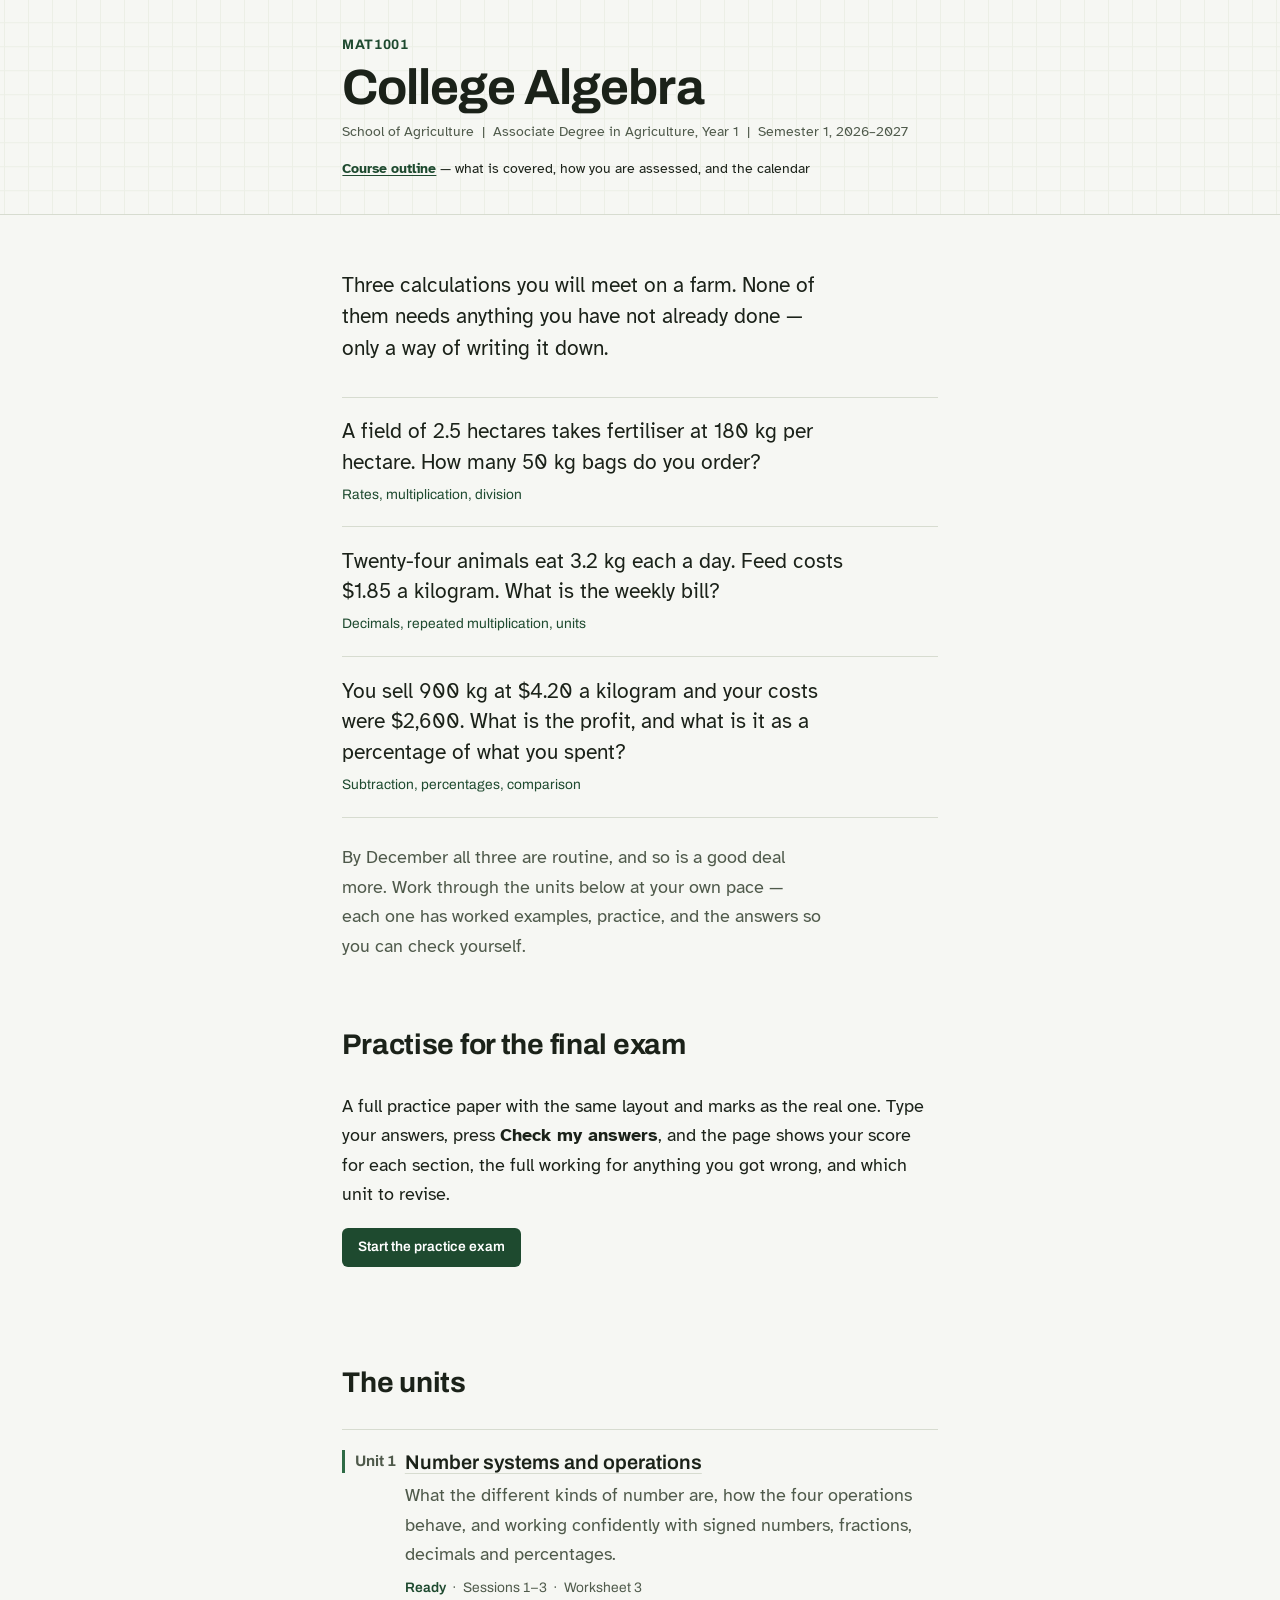
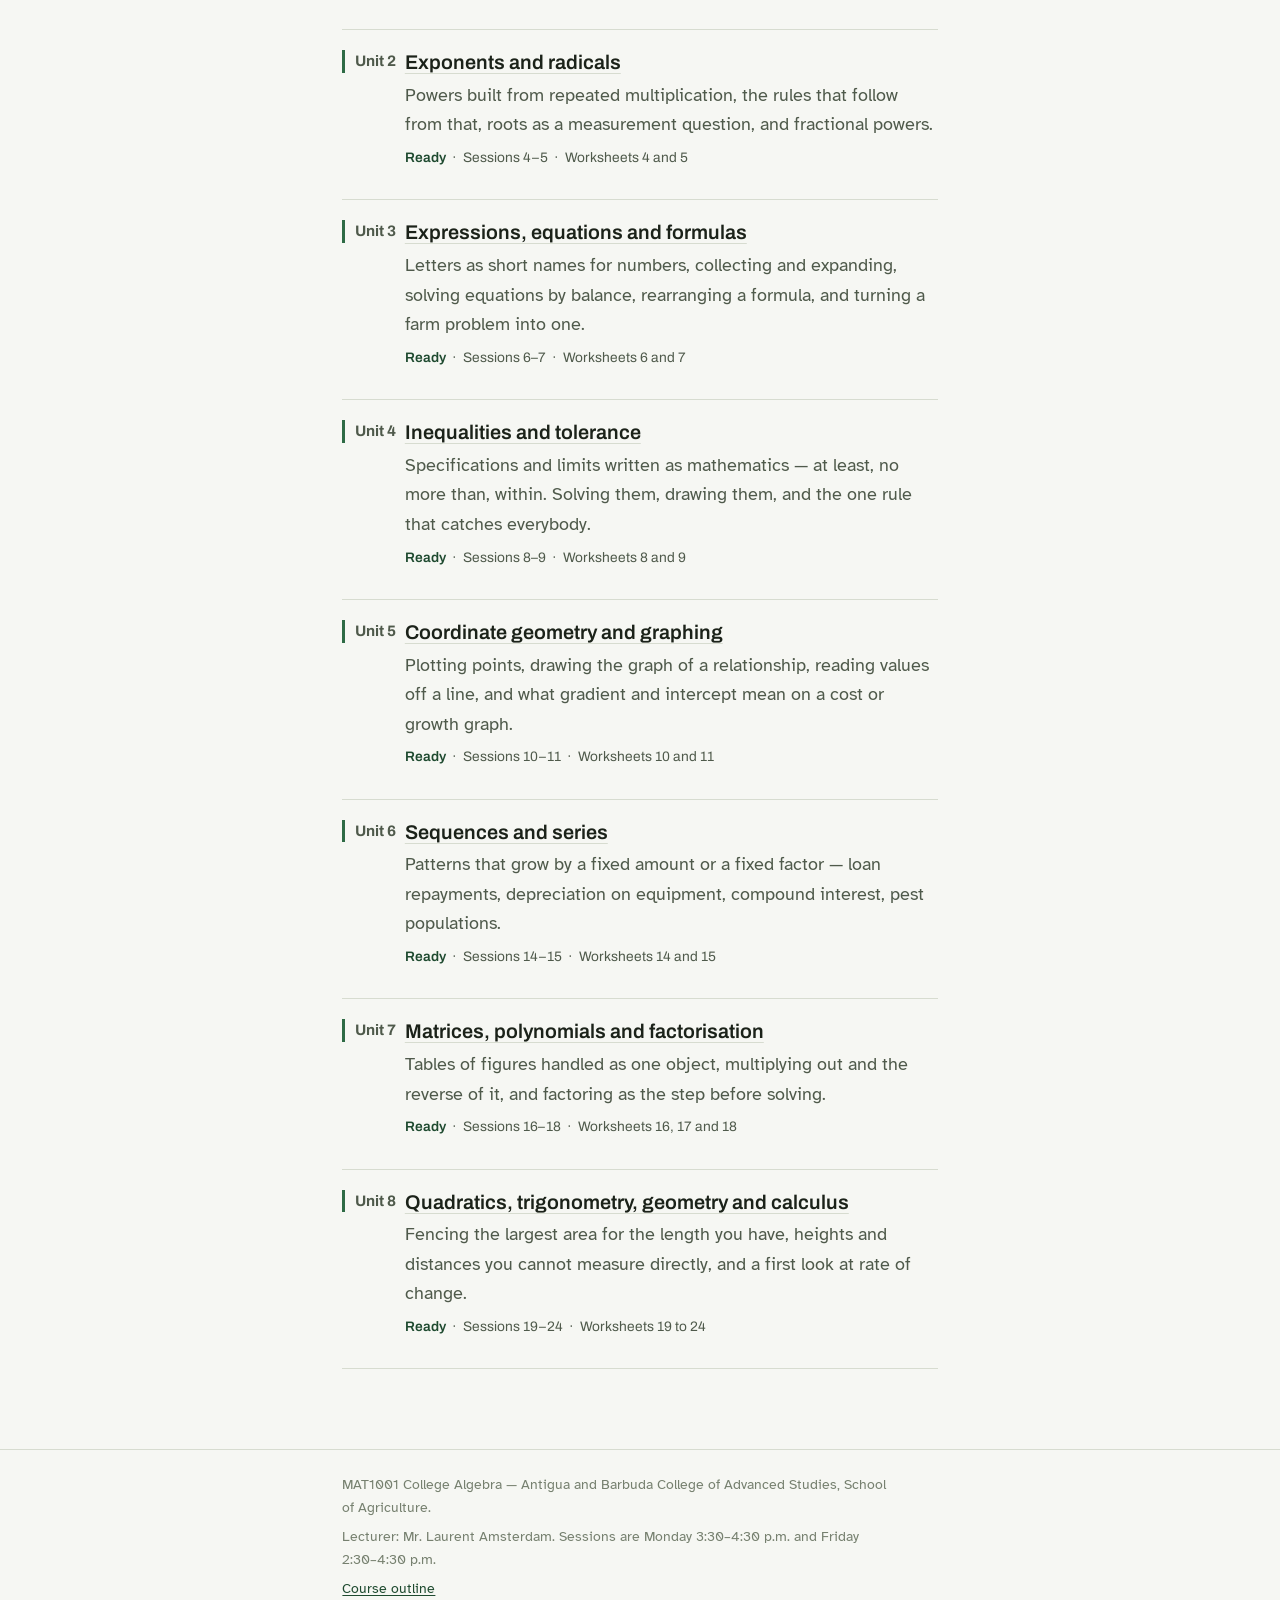
<file: index.html>
<!DOCTYPE html>
<html lang="en">
<head>
<meta charset="utf-8">
<meta name="viewport" content="width=device-width, initial-scale=1">
<title>MAT1001 College Algebra</title>
<meta name="description" content="Course site for MAT1001 College Algebra, Associate Degree in Agriculture, ABCAS School of Agriculture.">
<link rel="preconnect" href="https://fonts.googleapis.com">
<link rel="preconnect" href="https://fonts.gstatic.com" crossorigin>
<link href="https://fonts.googleapis.com/css2?family=Archivo:wght@500;600;700&family=Atkinson+Hyperlegible:ital,wght@0,400;0,700;1,400&display=swap" rel="stylesheet">
<link rel="stylesheet" href="styles.css">
</head>
<body>

<header class="masthead">
  <div class="wrap">
    <p class="course-code">MAT1001</p>
    <h1>College Algebra</h1>
    <p class="school">School of Agriculture &nbsp;|&nbsp; Associate Degree in Agriculture, Year&nbsp;1 &nbsp;|&nbsp; Semester 1, 2026&ndash;2027</p>
    <p class="mast-links"><a href="outline.html">Course outline</a> &mdash; what is covered, how you are assessed, and the calendar</p>
  </div>
</header>

<main>

  <section class="opener">
    <div class="wrap">
      <p class="lead">Three calculations you will meet on a farm. None of them needs anything you have not already done &mdash; only a way of writing it down.</p>

      <ul class="questions">
        <li>
          <p class="q">A field of 2.5 hectares takes fertiliser at 180&nbsp;kg per hectare. How many 50&nbsp;kg bags do you order?</p>
          <p class="needs">Rates, multiplication, division</p>
        </li>
        <li>
          <p class="q">Twenty-four animals eat 3.2&nbsp;kg each a day. Feed costs $1.85 a kilogram. What is the weekly bill?</p>
          <p class="needs">Decimals, repeated multiplication, units</p>
        </li>
        <li>
          <p class="q">You sell 900&nbsp;kg at $4.20 a kilogram and your costs were $2,600. What is the profit, and what is it as a percentage of what you spent?</p>
          <p class="needs">Subtraction, percentages, comparison</p>
        </li>
      </ul>

      <p class="promise">By December all three are routine, and so is a good deal more. Work through the units below at your own pace &mdash; each one has worked examples, practice, and the answers so you can check yourself.</p>
    </div>
  </section>

  <section class="units practice-cta">
    <div class="wrap">
      <h2>Practise for the final exam</h2>
      <p>A full practice paper with the same layout and marks as the real one. Type your answers, press <strong>Check my answers</strong>, and the page shows your score for each section, the full working for anything you got wrong, and which unit to revise.</p>
      <p><a class="btn" href="practice-exam.html">Start the practice exam</a></p>
    </div>
  </section>

  <section class="units">
    <div class="wrap">
      <h2>The units</h2>

      <div class="unit">
        <p class="unit-no">Unit&nbsp;1</p>
        <div>
          <h3><a href="unit-01.html">Number systems and operations</a></h3>
          <p>What the different kinds of number are, how the four operations behave, and working confidently with signed numbers, fractions, decimals and percentages.</p>
          <p class="meta"><span class="ready">Ready</span> &nbsp;&middot;&nbsp; Sessions 1&ndash;3 &nbsp;&middot;&nbsp; Worksheet 3</p>
        </div>
      </div>

      <div class="unit">
        <p class="unit-no">Unit&nbsp;2</p>
        <div>
          <h3><a href="unit-02.html">Exponents and radicals</a></h3>
          <p>Powers built from repeated multiplication, the rules that follow from that, roots as a measurement question, and fractional powers.</p>
          <p class="meta"><span class="ready">Ready</span> &nbsp;&middot;&nbsp; Sessions 4&ndash;5 &nbsp;&middot;&nbsp; Worksheets 4 and 5</p>
        </div>
      </div>

      <div class="unit">
        <p class="unit-no">Unit&nbsp;3</p>
        <div>
          <h3><a href="unit-03.html">Expressions, equations and formulas</a></h3>
          <p>Letters as short names for numbers, collecting and expanding, solving equations by balance, rearranging a formula, and turning a farm problem into one.</p>
          <p class="meta"><span class="ready">Ready</span> &nbsp;&middot;&nbsp; Sessions 6&ndash;7 &nbsp;&middot;&nbsp; Worksheets 6 and 7</p>
        </div>
      </div>

      <div class="unit">
        <p class="unit-no">Unit&nbsp;4</p>
        <div>
          <h3><a href="unit-04.html">Inequalities and tolerance</a></h3>
          <p>Specifications and limits written as mathematics &mdash; at least, no more than, within. Solving them, drawing them, and the one rule that catches everybody.</p>
          <p class="meta"><span class="ready">Ready</span> &nbsp;&middot;&nbsp; Sessions 8&ndash;9 &nbsp;&middot;&nbsp; Worksheets 8 and 9</p>
        </div>
      </div>

      <div class="unit">
        <p class="unit-no">Unit&nbsp;5</p>
        <div>
          <h3><a href="unit-05.html">Coordinate geometry and graphing</a></h3>
          <p>Plotting points, drawing the graph of a relationship, reading values off a line, and what gradient and intercept mean on a cost or growth graph.</p>
          <p class="meta"><span class="ready">Ready</span> &nbsp;&middot;&nbsp; Sessions 10&ndash;11 &nbsp;&middot;&nbsp; Worksheets 10 and 11</p>
        </div>
      </div>

      <div class="unit">
        <p class="unit-no">Unit&nbsp;6</p>
        <div>
          <h3><a href="unit-06.html">Sequences and series</a></h3>
          <p>Patterns that grow by a fixed amount or a fixed factor &mdash; loan repayments, depreciation on equipment, compound interest, pest populations.</p>
          <p class="meta"><span class="ready">Ready</span> &nbsp;&middot;&nbsp; Sessions 14&ndash;15 &nbsp;&middot;&nbsp; Worksheets 14 and 15</p>
        </div>
      </div>

      <div class="unit">
        <p class="unit-no">Unit&nbsp;7</p>
        <div>
          <h3><a href="unit-07.html">Matrices, polynomials and factorisation</a></h3>
          <p>Tables of figures handled as one object, multiplying out and the reverse of it, and factoring as the step before solving.</p>
          <p class="meta"><span class="ready">Ready</span> &nbsp;&middot;&nbsp; Sessions 16&ndash;18 &nbsp;&middot;&nbsp; Worksheets 16, 17 and 18</p>
        </div>
      </div>

      <div class="unit">
        <p class="unit-no">Unit&nbsp;8</p>
        <div>
          <h3><a href="unit-08.html">Quadratics, trigonometry, geometry and calculus</a></h3>
          <p>Fencing the largest area for the length you have, heights and distances you cannot measure directly, and a first look at rate of change.</p>
          <p class="meta"><span class="ready">Ready</span> &nbsp;&middot;&nbsp; Sessions 19&ndash;24 &nbsp;&middot;&nbsp; Worksheets 19 to 24</p>
        </div>
      </div>

    </div>
  </section>

</main>

<footer class="site">
  <div class="wrap">
    <p>MAT1001 College Algebra &mdash; Antigua and Barbuda College of Advanced Studies, School of Agriculture.</p>
    <p>Lecturer: Mr. Laurent Amsterdam. Sessions are Monday 3:30&ndash;4:30&nbsp;p.m. and Friday 2:30&ndash;4:30&nbsp;p.m.</p>
    <p><a href="outline.html">Course outline</a></p>
  </div>
</footer>

</body>
</html>
</file>
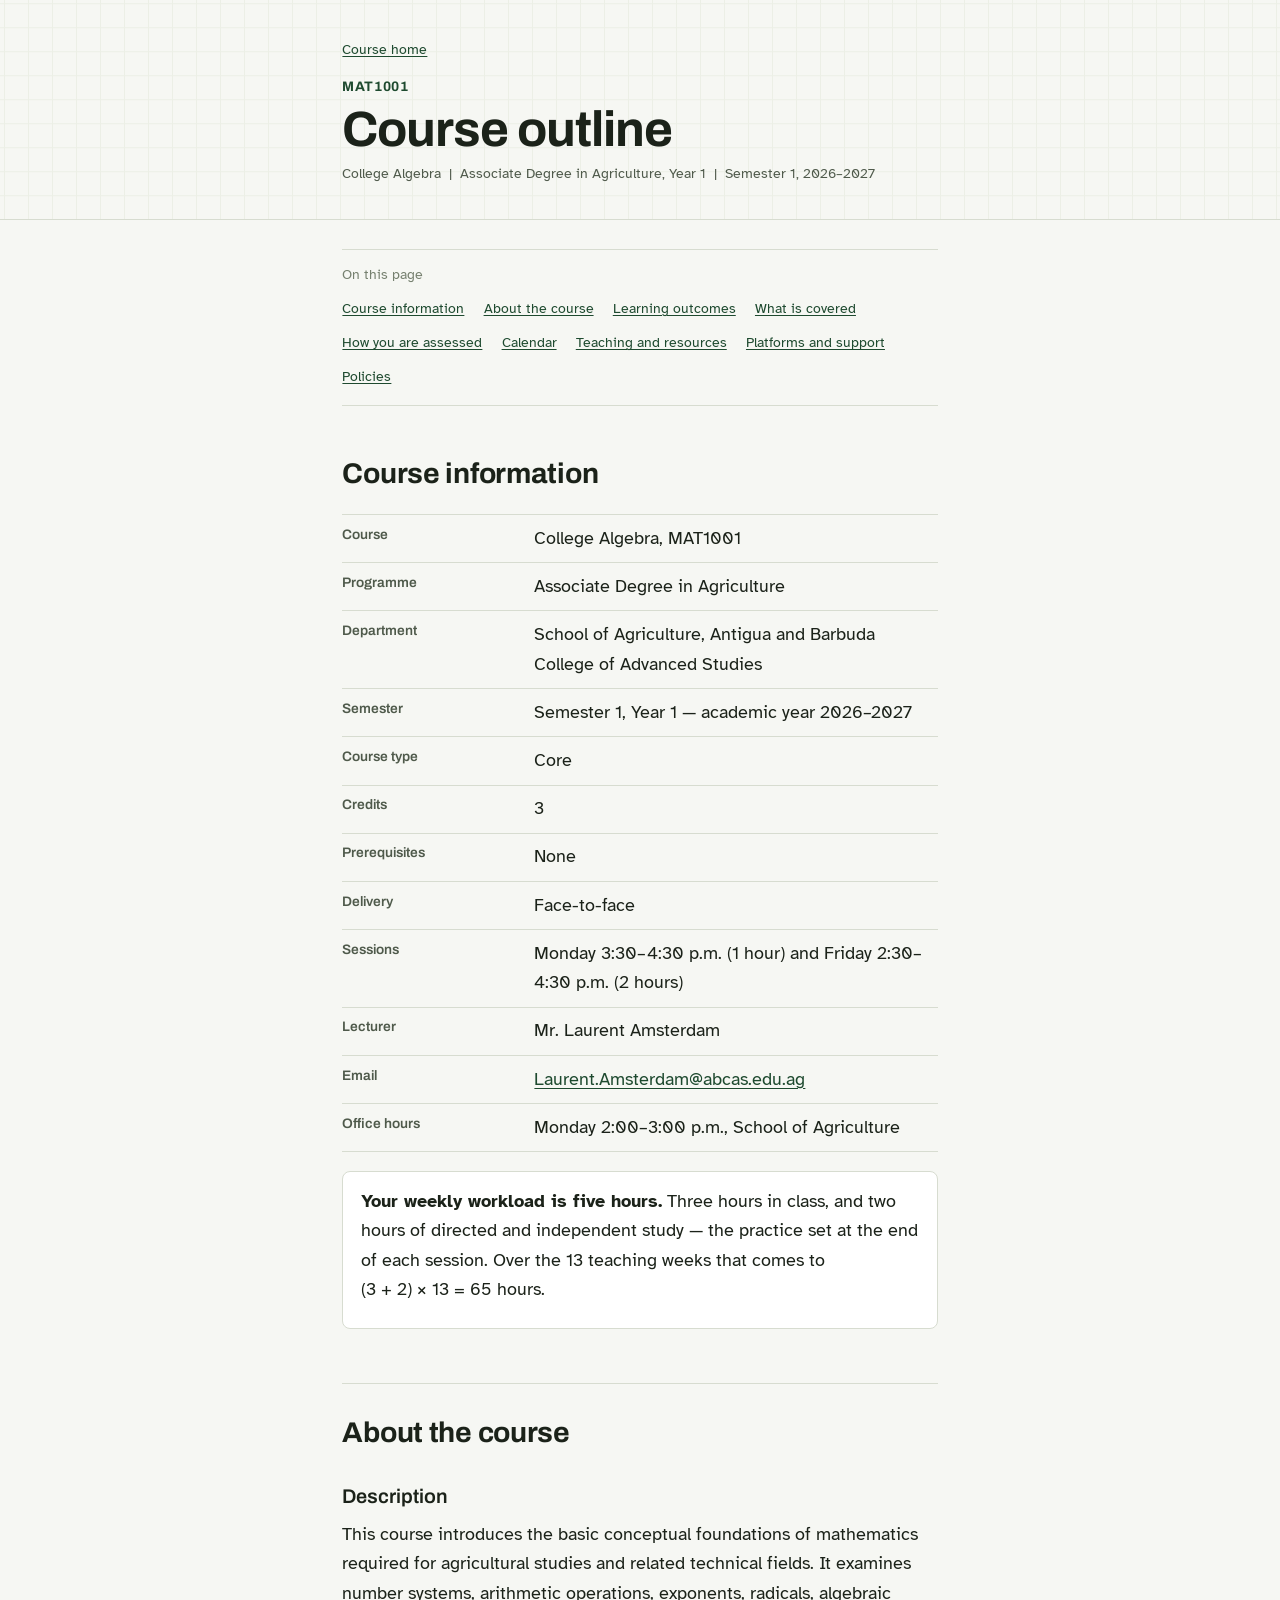
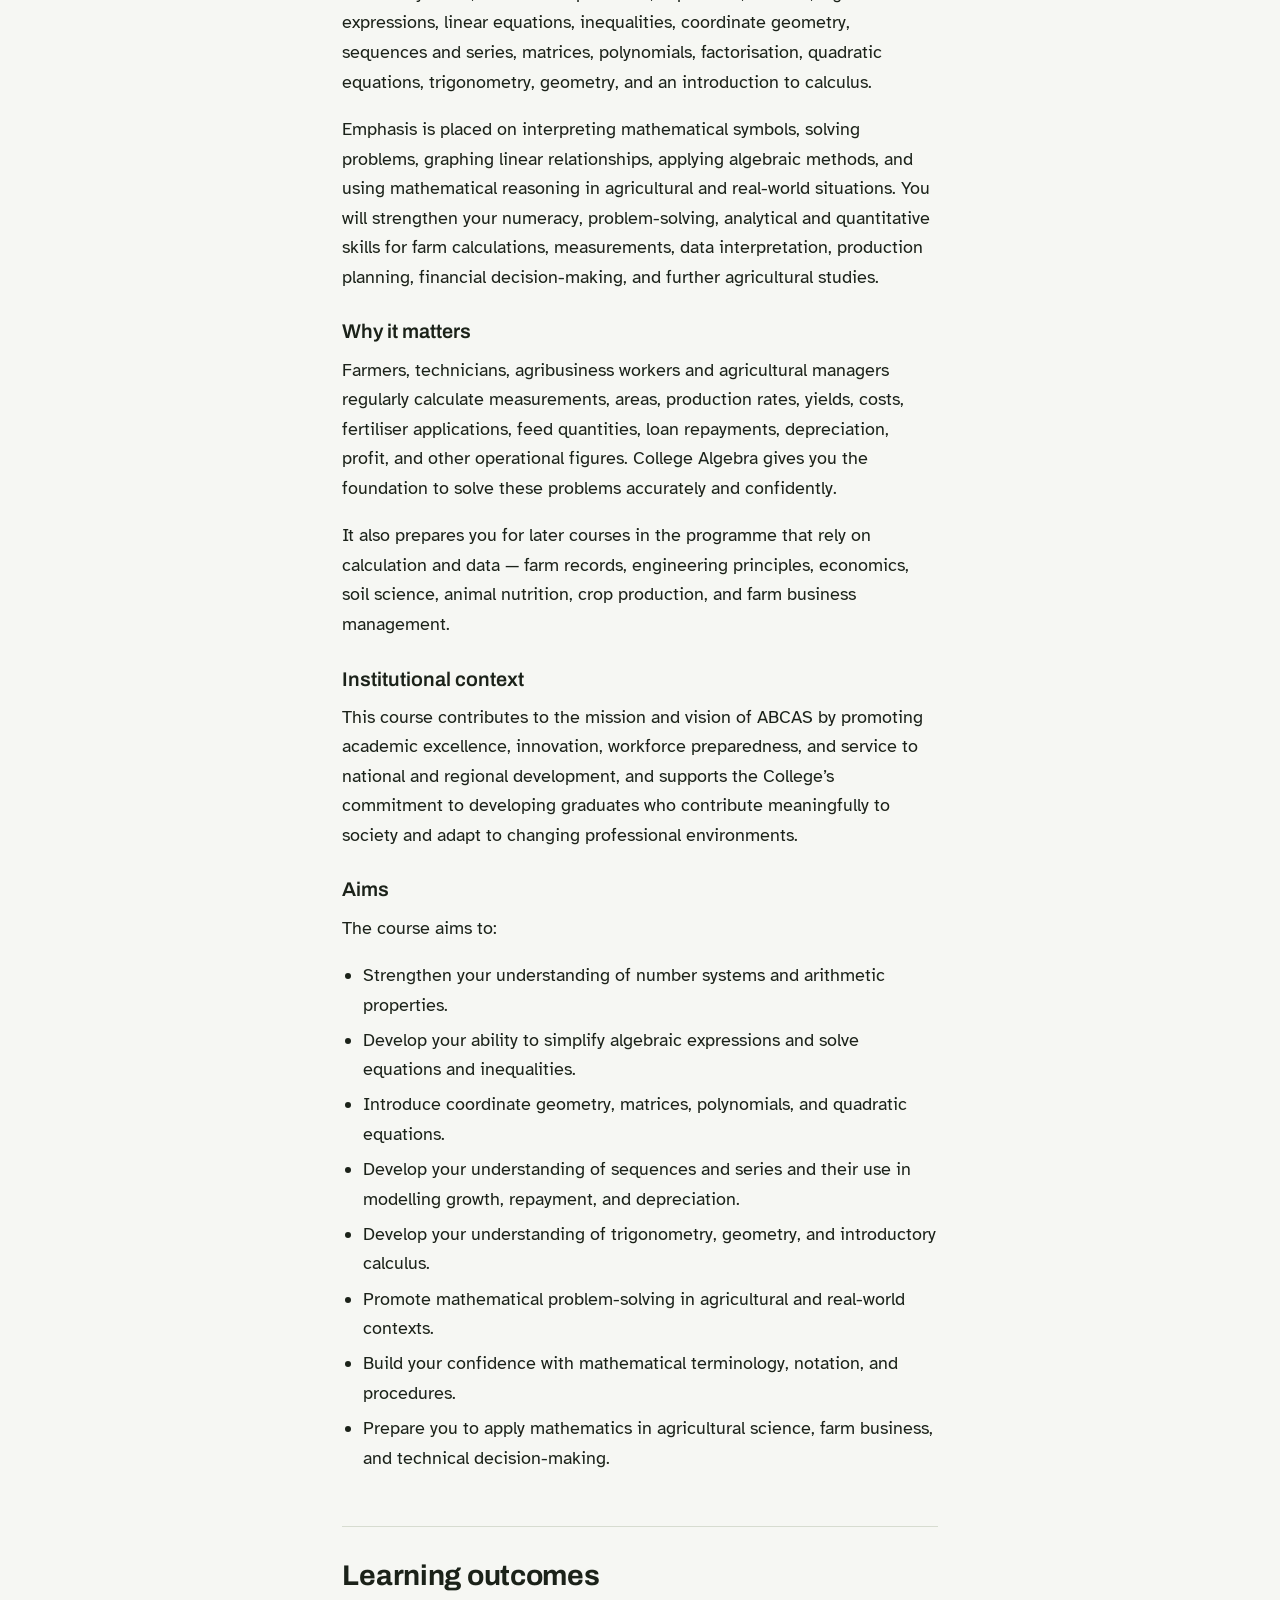
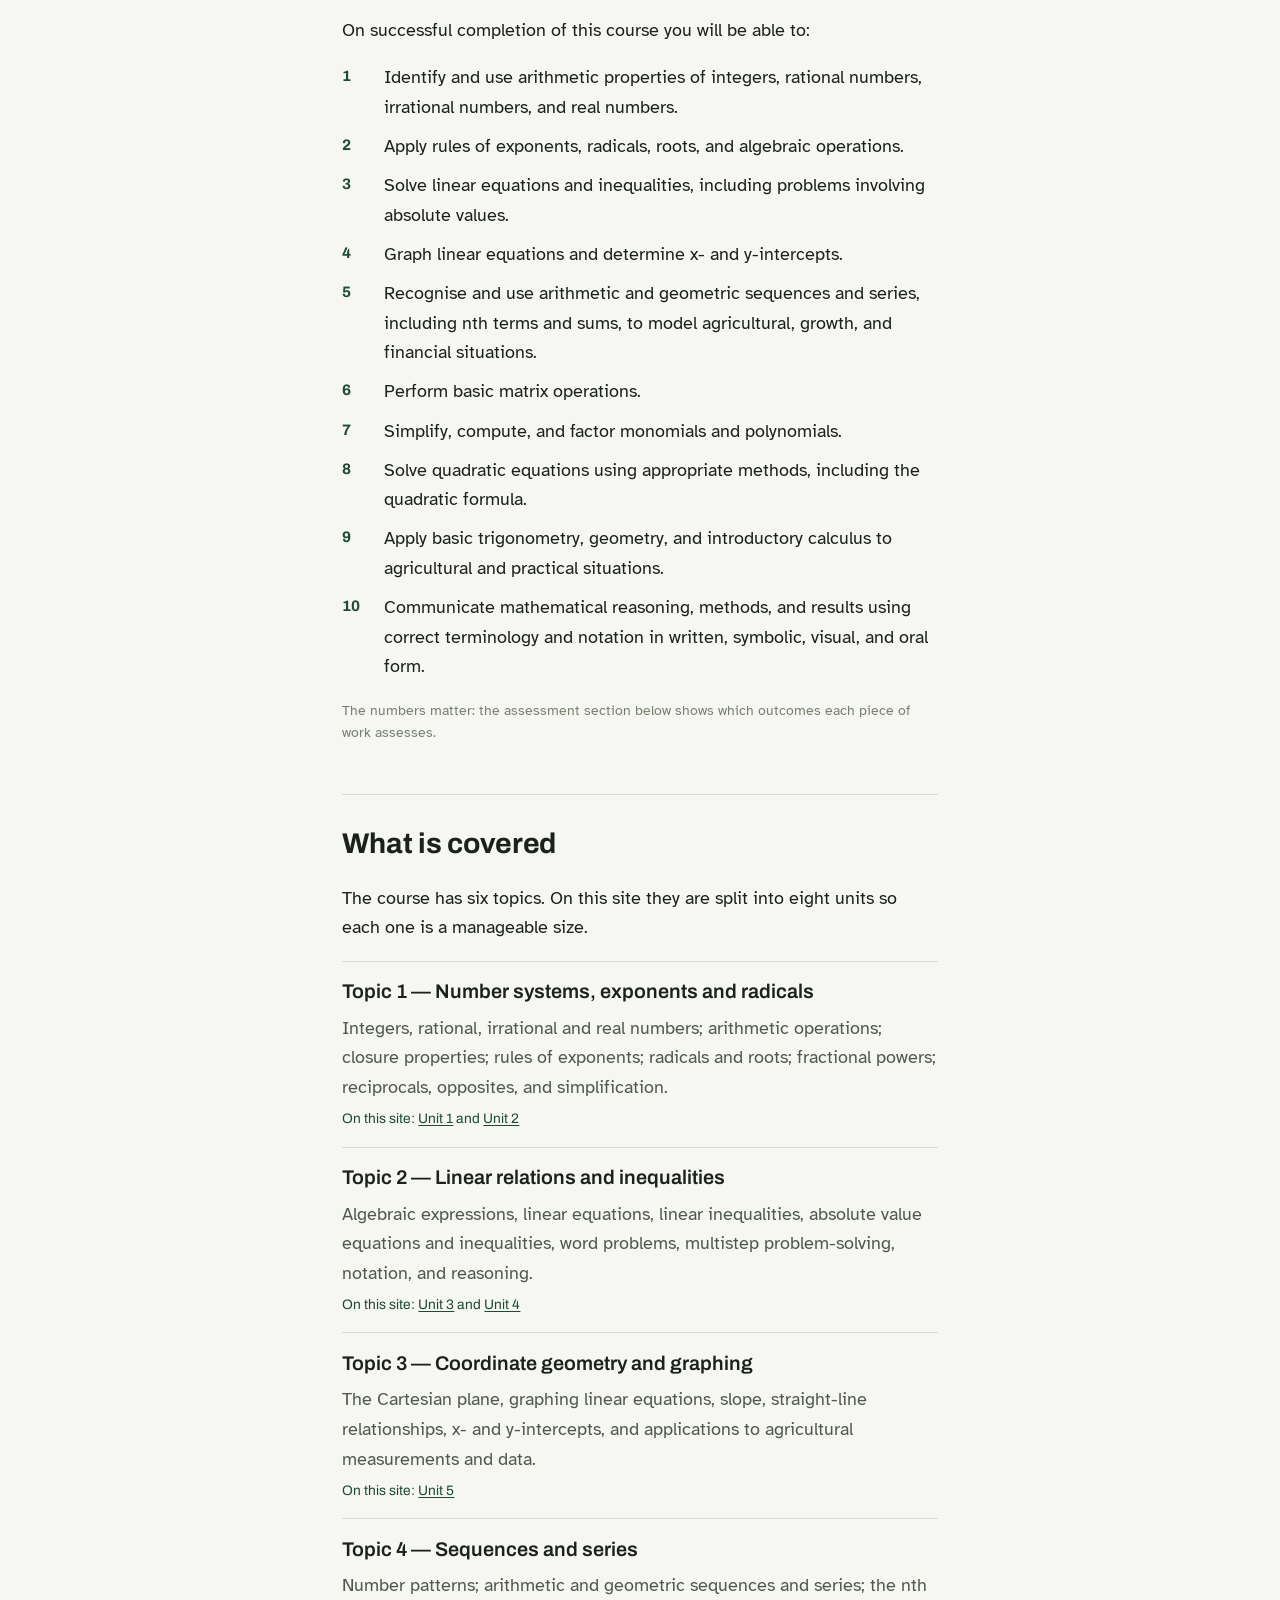
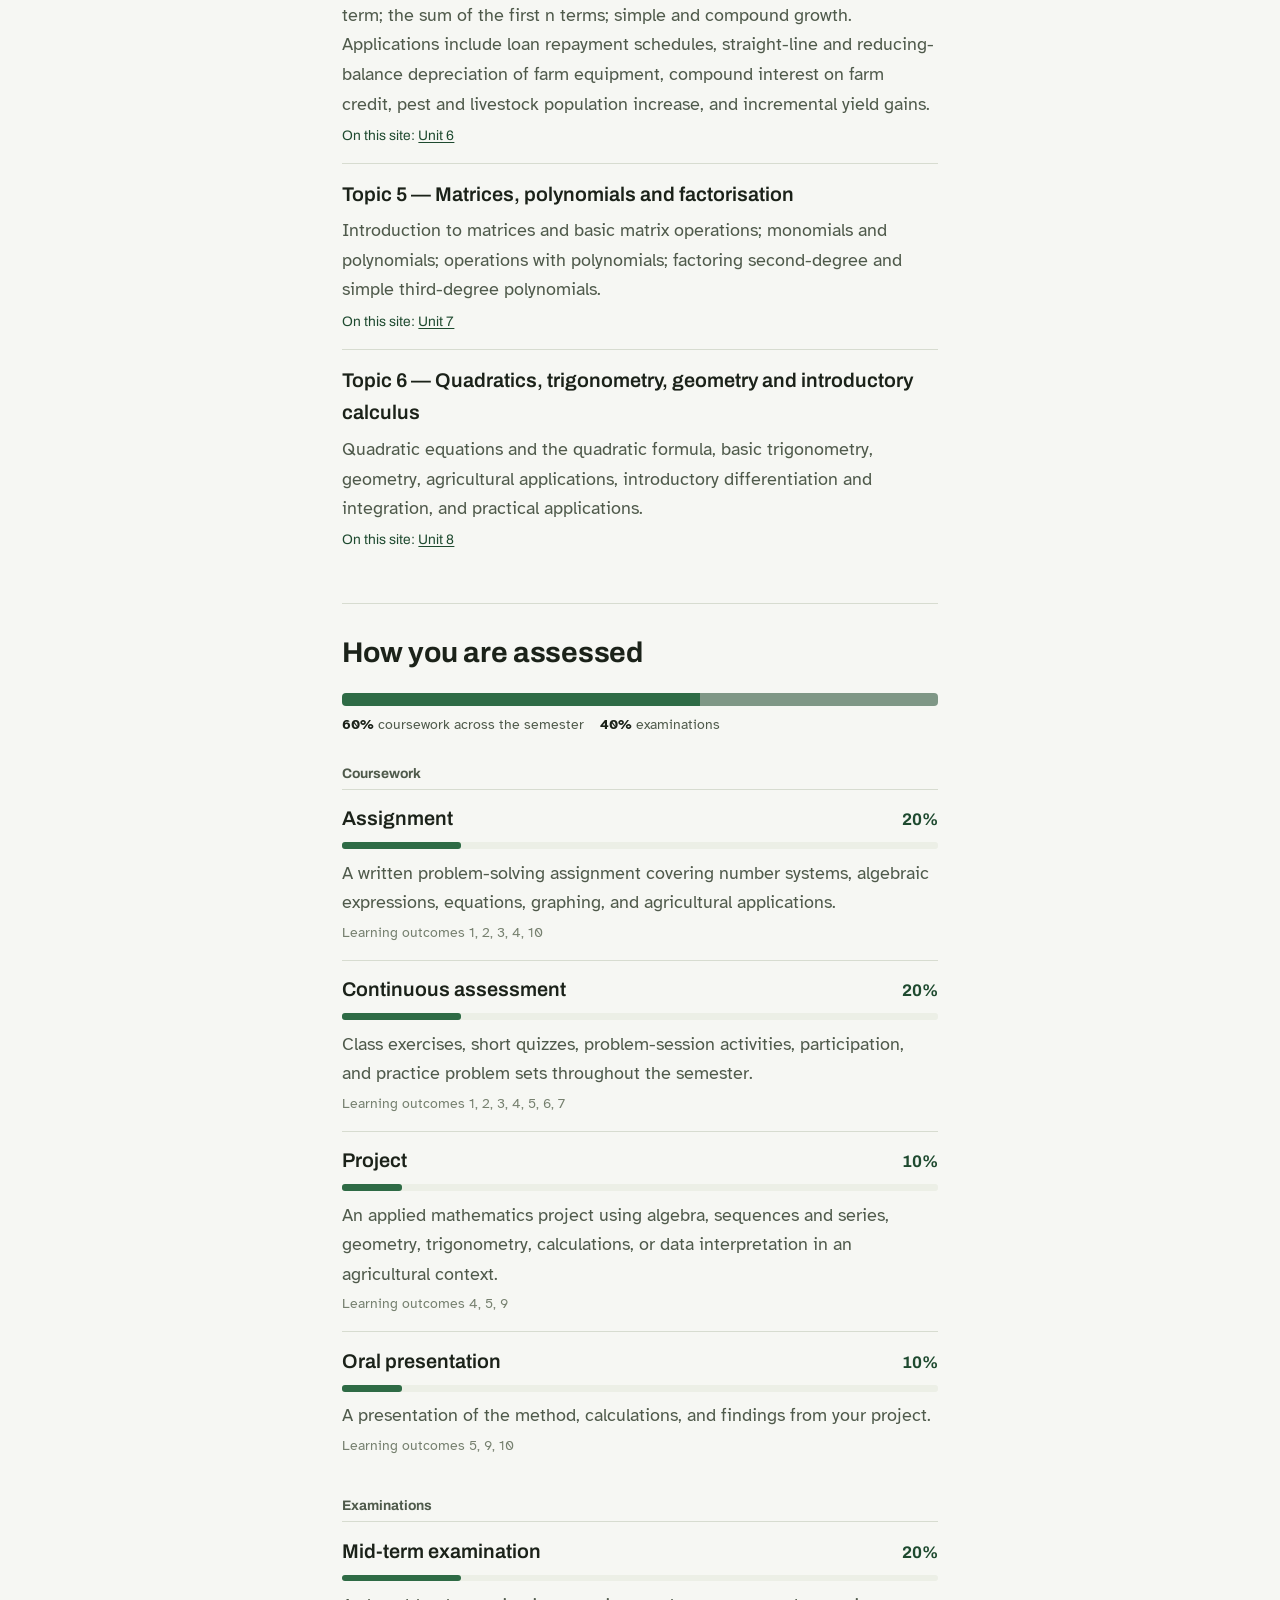
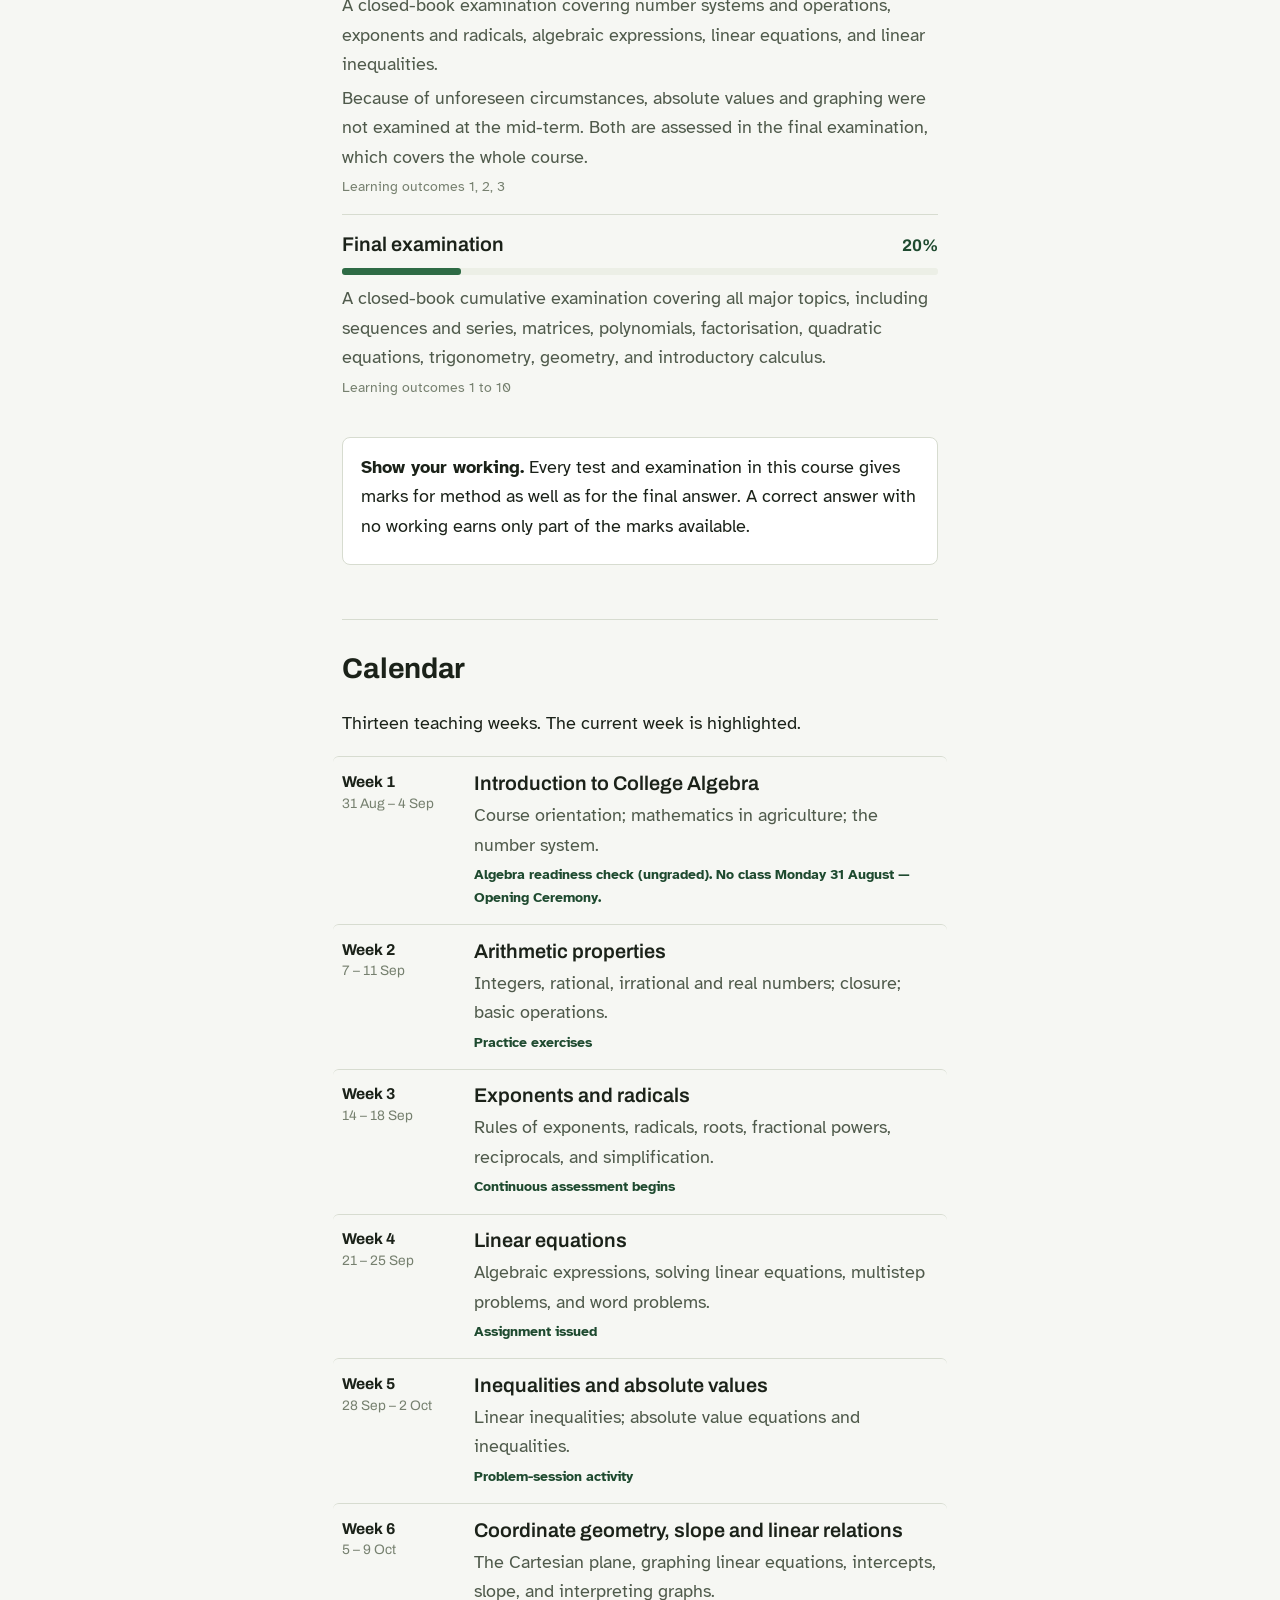
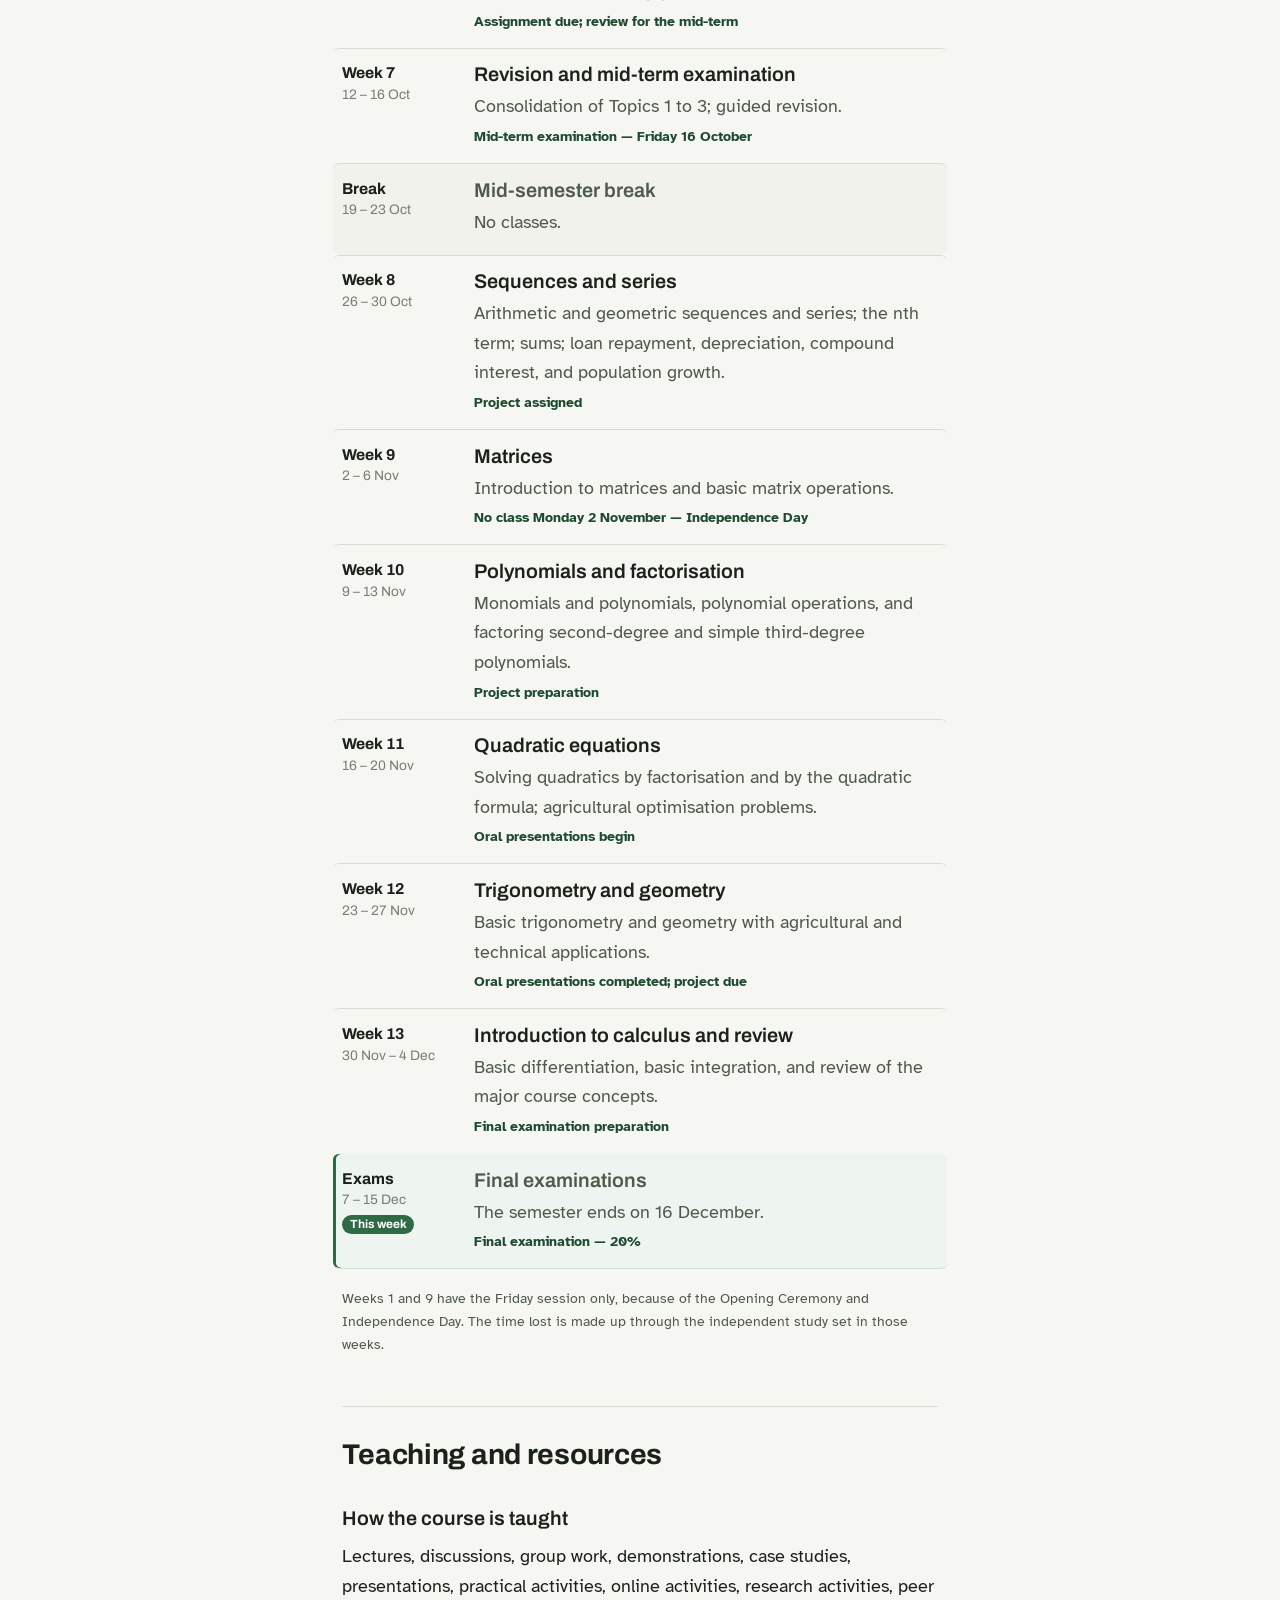
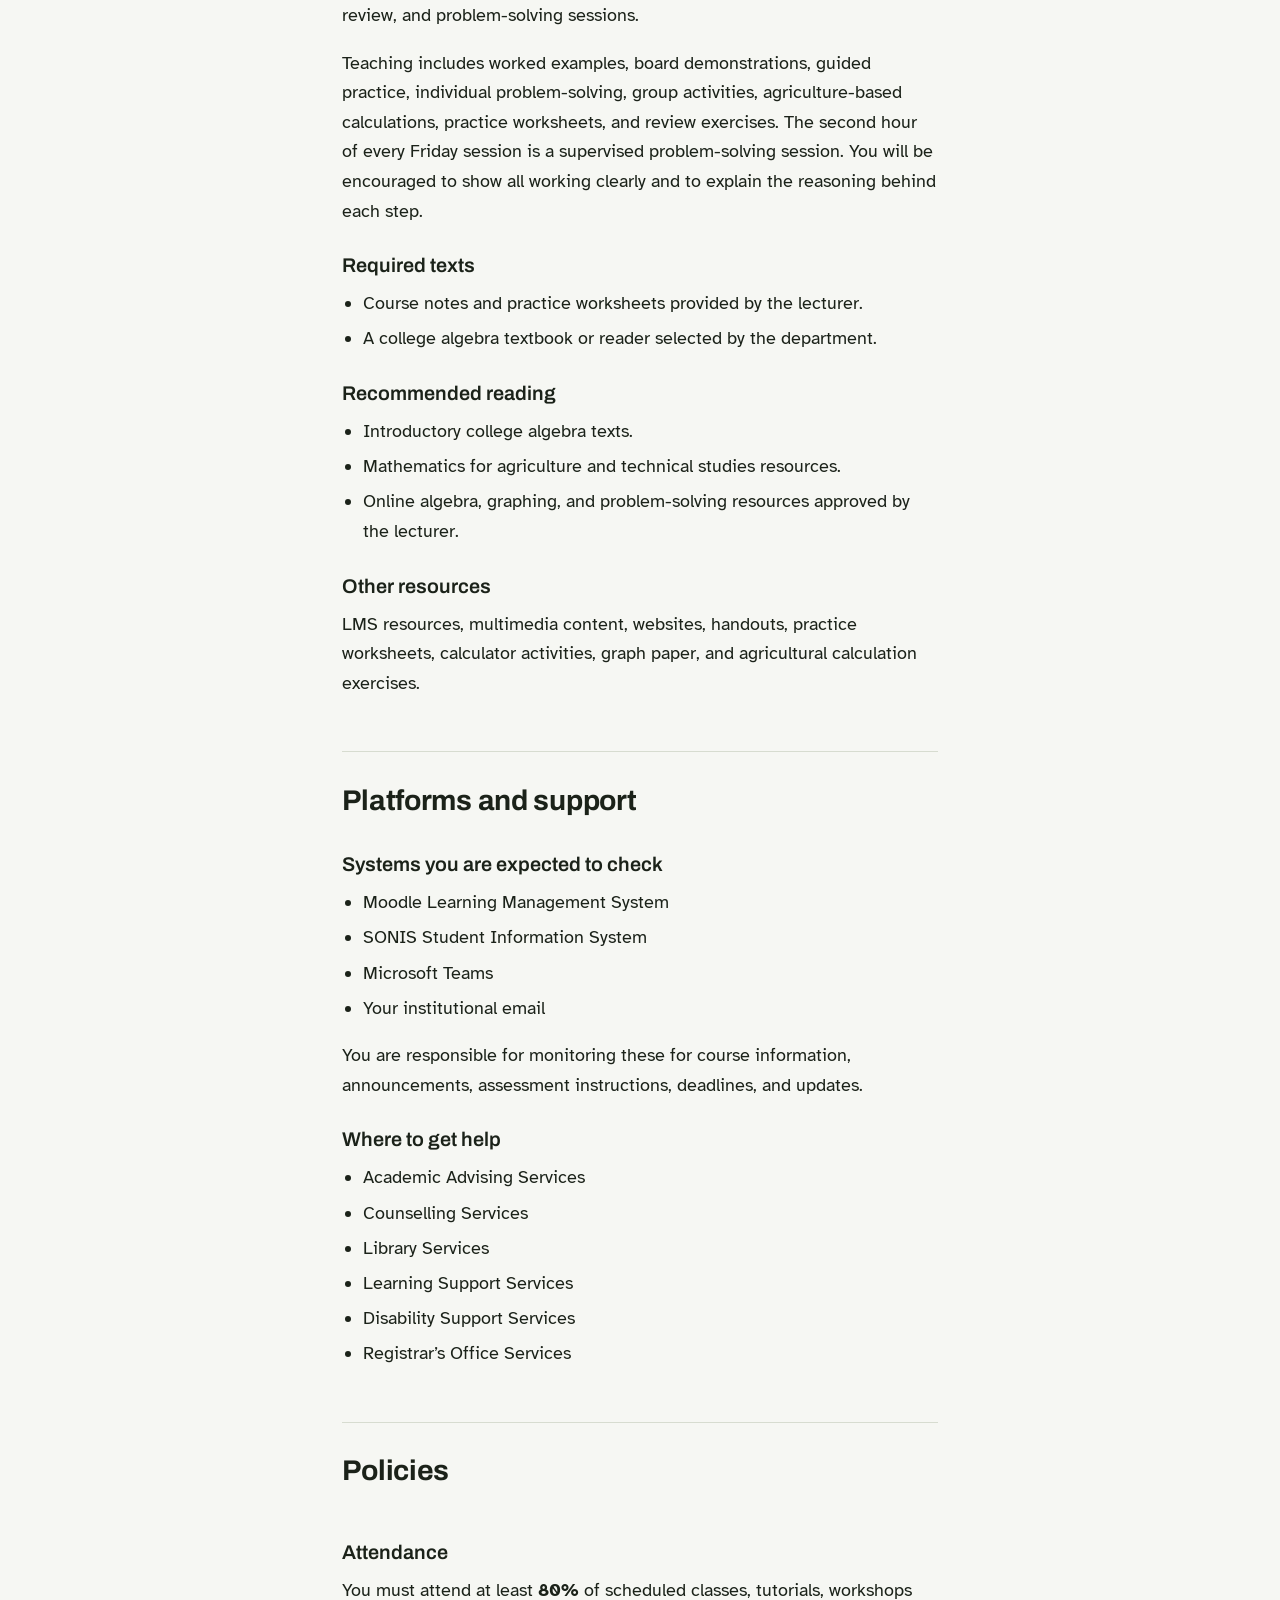
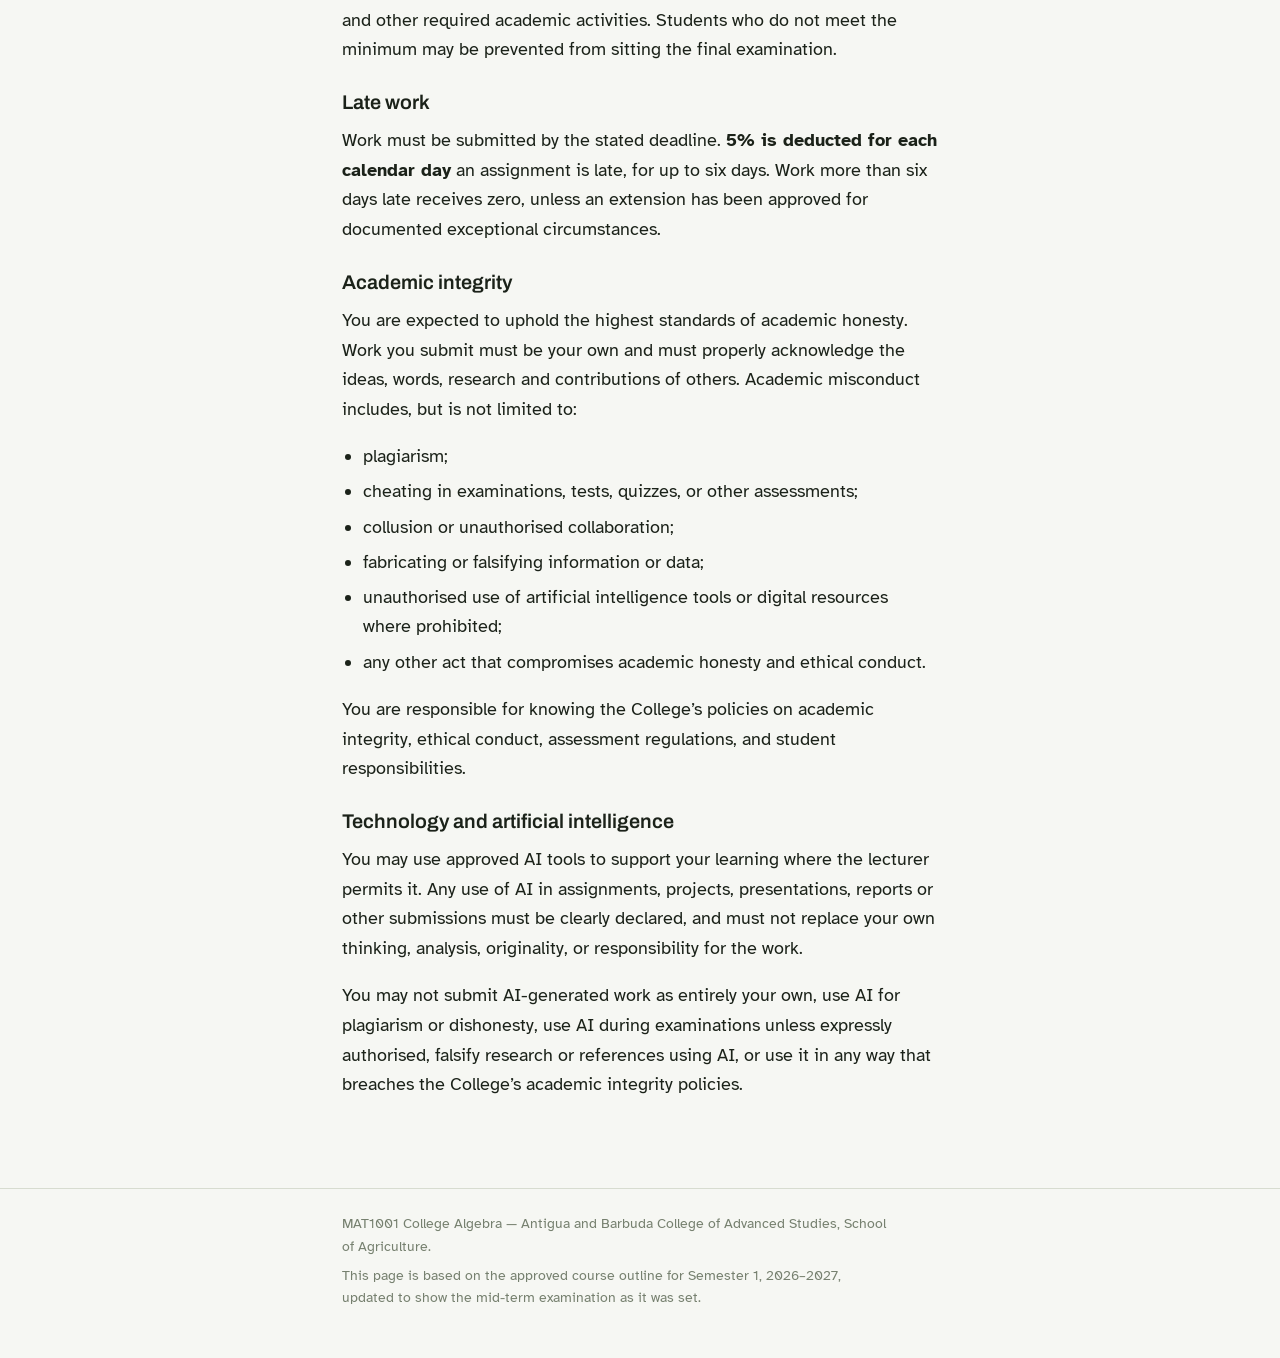
<file: outline.html>
<!DOCTYPE html>
<html lang="en">
<head>
<meta charset="utf-8">
<meta name="viewport" content="width=device-width, initial-scale=1">
<title>Course outline | MAT1001 College Algebra</title>
<meta name="description" content="Course outline for MAT1001 College Algebra, Associate Degree in Agriculture, ABCAS School of Agriculture, Semester 1 2026–2027.">
<link rel="preconnect" href="https://fonts.googleapis.com">
<link rel="preconnect" href="https://fonts.gstatic.com" crossorigin>
<link href="https://fonts.googleapis.com/css2?family=Archivo:wght@500;600;700&family=Atkinson+Hyperlegible:ital,wght@0,400;0,700;1,400&display=swap" rel="stylesheet">
<link rel="stylesheet" href="styles.css">
</head>
<body>

<header class="masthead">
  <div class="wrap">
    <a class="backlink" href="index.html">Course home</a>
    <p class="course-code">MAT1001</p>
    <h1>Course outline</h1>
    <p class="school">College Algebra &nbsp;|&nbsp; Associate Degree in Agriculture, Year&nbsp;1 &nbsp;|&nbsp; Semester 1, 2026&ndash;2027</p>
  </div>
</header>

<main>
<div class="wrap">

  <nav class="contents" aria-label="On this page" style="margin-top:1.8rem;">
    <p>On this page</p>
    <ul>
      <li><a href="#information">Course information</a></li>
      <li><a href="#about">About the course</a></li>
      <li><a href="#outcomes">Learning outcomes</a></li>
      <li><a href="#content">What is covered</a></li>
      <li><a href="#assessment">How you are assessed</a></li>
      <li><a href="#calendar">Calendar</a></li>
      <li><a href="#teaching">Teaching and resources</a></li>
      <li><a href="#support">Platforms and support</a></li>
      <li><a href="#policies">Policies</a></li>
    </ul>
  </nav>

  <!-- ================= information ================= -->
  <section class="outline-section" id="information">
    <h2>Course information</h2>
    <dl class="facts">
      <dt>Course</dt><dd>College Algebra, MAT1001</dd>
      <dt>Programme</dt><dd>Associate Degree in Agriculture</dd>
      <dt>Department</dt><dd>School of Agriculture, Antigua and Barbuda College of Advanced Studies</dd>
      <dt>Semester</dt><dd>Semester 1, Year 1 &mdash; academic year <span style="white-space:nowrap">2026&ndash;2027</span></dd>
      <dt>Course type</dt><dd>Core</dd>
      <dt>Credits</dt><dd>3</dd>
      <dt>Prerequisites</dt><dd>None</dd>
      <dt>Delivery</dt><dd>Face-to-face</dd>
      <dt>Sessions</dt><dd>Monday 3:30&ndash;4:30&nbsp;p.m. (1 hour) and Friday 2:30&ndash;4:30&nbsp;p.m. (2 hours)</dd>
      <dt>Lecturer</dt><dd>Mr. Laurent Amsterdam</dd>
      <dt>Email</dt><dd><a href="mailto:Laurent.Amsterdam@abcas.edu.ag">Laurent.Amsterdam@abcas.edu.ag</a></dd>
      <dt>Office hours</dt><dd>Monday 2:00&ndash;3:00&nbsp;p.m., School of Agriculture</dd>
    </dl>

    <div class="callout">
      <p><strong>Your weekly workload is five hours.</strong> Three hours in class, and two hours of directed and independent study &mdash; the practice set at the end of each session. Over the 13 teaching weeks that comes to (3&nbsp;+&nbsp;2)&nbsp;&times;&nbsp;13&nbsp;=&nbsp;65 hours.</p>
    </div>
  </section>

  <!-- ================= about ================= -->
  <section class="outline-section" id="about">
    <h2>About the course</h2>

    <h3>Description</h3>
    <p>This course introduces the basic conceptual foundations of mathematics required for agricultural studies and related technical fields. It examines number systems, arithmetic operations, exponents, radicals, algebraic expressions, linear equations, inequalities, coordinate geometry, sequences and series, matrices, polynomials, factorisation, quadratic equations, trigonometry, geometry, and an introduction to calculus.</p>
    <p>Emphasis is placed on interpreting mathematical symbols, solving problems, graphing linear relationships, applying algebraic methods, and using mathematical reasoning in agricultural and real-world situations. You will strengthen your numeracy, problem-solving, analytical and quantitative skills for farm calculations, measurements, data interpretation, production planning, financial decision-making, and further agricultural studies.</p>

    <h3>Why it matters</h3>
    <p>Farmers, technicians, agribusiness workers and agricultural managers regularly calculate measurements, areas, production rates, yields, costs, fertiliser applications, feed quantities, loan repayments, depreciation, profit, and other operational figures. College Algebra gives you the foundation to solve these problems accurately and confidently.</p>
    <p>It also prepares you for later courses in the programme that rely on calculation and data &mdash; farm records, engineering principles, economics, soil science, animal nutrition, crop production, and farm business management.</p>

    <h3>Institutional context</h3>
    <p>This course contributes to the mission and vision of ABCAS by promoting academic excellence, innovation, workforce preparedness, and service to national and regional development, and supports the College&rsquo;s commitment to developing graduates who contribute meaningfully to society and adapt to changing professional environments.</p>

    <h3>Aims</h3>
    <p>The course aims to:</p>
    <ul>
      <li>Strengthen your understanding of number systems and arithmetic properties.</li>
      <li>Develop your ability to simplify algebraic expressions and solve equations and inequalities.</li>
      <li>Introduce coordinate geometry, matrices, polynomials, and quadratic equations.</li>
      <li>Develop your understanding of sequences and series and their use in modelling growth, repayment, and depreciation.</li>
      <li>Develop your understanding of trigonometry, geometry, and introductory calculus.</li>
      <li>Promote mathematical problem-solving in agricultural and real-world contexts.</li>
      <li>Build your confidence with mathematical terminology, notation, and procedures.</li>
      <li>Prepare you to apply mathematics in agricultural science, farm business, and technical decision-making.</li>
    </ul>
  </section>

  <!-- ================= outcomes ================= -->
  <section class="outline-section" id="outcomes">
    <h2>Learning outcomes</h2>
    <p>On successful completion of this course you will be able to:</p>
    <ol class="outcomes">
      <li>Identify and use arithmetic properties of integers, rational numbers, irrational numbers, and real numbers.</li>
      <li>Apply rules of exponents, radicals, roots, and algebraic operations.</li>
      <li>Solve linear equations and inequalities, including problems involving absolute values.</li>
      <li>Graph linear equations and determine x- and y-intercepts.</li>
      <li>Recognise and use arithmetic and geometric sequences and series, including nth terms and sums, to model agricultural, growth, and financial situations.</li>
      <li>Perform basic matrix operations.</li>
      <li>Simplify, compute, and factor monomials and polynomials.</li>
      <li>Solve quadratic equations using appropriate methods, including the quadratic formula.</li>
      <li>Apply basic trigonometry, geometry, and introductory calculus to agricultural and practical situations.</li>
      <li>Communicate mathematical reasoning, methods, and results using correct terminology and notation in written, symbolic, visual, and oral form.</li>
    </ol>
    <p style="color:var(--ink-faint); font-size:var(--fs-small);">The numbers matter: the assessment section below shows which outcomes each piece of work assesses.</p>
  </section>

  <!-- ================= content ================= -->
  <section class="outline-section" id="content">
    <h2>What is covered</h2>
    <p>The course has six topics. On this site they are split into eight units so each one is a manageable size.</p>

    <div class="topic-row">
      <h3>Topic 1 &mdash; Number systems, exponents and radicals</h3>
      <p>Integers, rational, irrational and real numbers; arithmetic operations; closure properties; rules of exponents; radicals and roots; fractional powers; reciprocals, opposites, and simplification.</p>
      <p class="where">On this site: <a href="unit-01.html">Unit 1</a> and <a href="unit-02.html">Unit 2</a></p>
    </div>
    <div class="topic-row">
      <h3>Topic 2 &mdash; Linear relations and inequalities</h3>
      <p>Algebraic expressions, linear equations, linear inequalities, absolute value equations and inequalities, word problems, multistep problem-solving, notation, and reasoning.</p>
      <p class="where">On this site: <a href="unit-03.html">Unit 3</a> and <a href="unit-04.html">Unit 4</a></p>
    </div>
    <div class="topic-row">
      <h3>Topic 3 &mdash; Coordinate geometry and graphing</h3>
      <p>The Cartesian plane, graphing linear equations, slope, straight-line relationships, x- and y-intercepts, and applications to agricultural measurements and data.</p>
      <p class="where">On this site: <a href="unit-05.html">Unit 5</a></p>
    </div>
    <div class="topic-row">
      <h3>Topic 4 &mdash; Sequences and series</h3>
      <p>Number patterns; arithmetic and geometric sequences and series; the nth term; the sum of the first n terms; simple and compound growth. Applications include loan repayment schedules, straight-line and reducing-balance depreciation of farm equipment, compound interest on farm credit, pest and livestock population increase, and incremental yield gains.</p>
      <p class="where">On this site: <a href="unit-06.html">Unit 6</a></p>
    </div>
    <div class="topic-row">
      <h3>Topic 5 &mdash; Matrices, polynomials and factorisation</h3>
      <p>Introduction to matrices and basic matrix operations; monomials and polynomials; operations with polynomials; factoring second-degree and simple third-degree polynomials.</p>
      <p class="where">On this site: <a href="unit-07.html">Unit 7</a></p>
    </div>
    <div class="topic-row">
      <h3>Topic 6 &mdash; Quadratics, trigonometry, geometry and introductory calculus</h3>
      <p>Quadratic equations and the quadratic formula, basic trigonometry, geometry, agricultural applications, introductory differentiation and integration, and practical applications.</p>
      <p class="where">On this site: <a href="unit-08.html">Unit 8</a></p>
    </div>
  </section>

  <!-- ================= assessment ================= -->
  <section class="outline-section" id="assessment">
    <h2>How you are assessed</h2>

    <div class="split" role="img" aria-label="60 percent coursework, 40 percent examinations">
      <span class="cw"></span><span class="ex"></span>
    </div>
    <p class="split-key"><b>60%</b> coursework across the semester &nbsp;&nbsp; <b>40%</b> examinations</p>

    <p class="weight-group">Coursework</p>

    <div class="weight">
      <div class="weight-head"><h3>Assignment</h3><span class="pct">20%</span></div>
      <div class="bar"><span style="width:20%"></span></div>
      <p>A written problem-solving assignment covering number systems, algebraic expressions, equations, graphing, and agricultural applications.</p>
      <p class="los">Learning outcomes 1, 2, 3, 4, 10</p>
    </div>

    <div class="weight">
      <div class="weight-head"><h3>Continuous assessment</h3><span class="pct">20%</span></div>
      <div class="bar"><span style="width:20%"></span></div>
      <p>Class exercises, short quizzes, problem-session activities, participation, and practice problem sets throughout the semester.</p>
      <p class="los">Learning outcomes 1, 2, 3, 4, 5, 6, 7</p>
    </div>

    <div class="weight">
      <div class="weight-head"><h3>Project</h3><span class="pct">10%</span></div>
      <div class="bar"><span style="width:10%"></span></div>
      <p>An applied mathematics project using algebra, sequences and series, geometry, trigonometry, calculations, or data interpretation in an agricultural context.</p>
      <p class="los">Learning outcomes 4, 5, 9</p>
    </div>

    <div class="weight">
      <div class="weight-head"><h3>Oral presentation</h3><span class="pct">10%</span></div>
      <div class="bar"><span style="width:10%"></span></div>
      <p>A presentation of the method, calculations, and findings from your project.</p>
      <p class="los">Learning outcomes 5, 9, 10</p>
    </div>

    <p class="weight-group">Examinations</p>

    <div class="weight">
      <div class="weight-head"><h3>Mid-term examination</h3><span class="pct">20%</span></div>
      <div class="bar"><span style="width:20%"></span></div>
      <p>A closed-book examination covering number systems and operations, exponents and radicals, algebraic expressions, linear equations, and linear inequalities.</p>
      <p>Because of unforeseen circumstances, absolute values and graphing were not examined at the mid-term. Both are assessed in the final examination, which covers the whole course.</p>
      <p class="los">Learning outcomes 1, 2, 3</p>
    </div>

    <div class="weight">
      <div class="weight-head"><h3>Final examination</h3><span class="pct">20%</span></div>
      <div class="bar"><span style="width:20%"></span></div>
      <p>A closed-book cumulative examination covering all major topics, including sequences and series, matrices, polynomials, factorisation, quadratic equations, trigonometry, geometry, and introductory calculus.</p>
      <p class="los">Learning outcomes 1 to 10</p>
    </div>

    <div class="callout" style="margin-top:1.4rem;">
      <p><strong>Show your working.</strong> Every test and examination in this course gives marks for method as well as for the final answer. A correct answer with no working earns only part of the marks available.</p>
    </div>
  </section>

  <!-- ================= calendar ================= -->
  <section class="outline-section" id="calendar">
    <h2>Calendar</h2>
    <p>Thirteen teaching weeks. The current week is highlighted.</p>

    <div class="week" data-from="2026-08-29" data-to="2026-09-04">
      <div class="when"><b>Week 1</b><span>31 Aug &ndash; 4 Sep</span></div>
      <div><h3>Introduction to College Algebra</h3>
        <p>Course orientation; mathematics in agriculture; the number system.</p>
        <p class="due">Algebra readiness check (ungraded). No class Monday 31 August &mdash; Opening Ceremony.</p></div>
    </div>
    <div class="week" data-from="2026-09-05" data-to="2026-09-11">
      <div class="when"><b>Week 2</b><span>7 &ndash; 11 Sep</span></div>
      <div><h3>Arithmetic properties</h3>
        <p>Integers, rational, irrational and real numbers; closure; basic operations.</p>
        <p class="due">Practice exercises</p></div>
    </div>
    <div class="week" data-from="2026-09-12" data-to="2026-09-18">
      <div class="when"><b>Week 3</b><span>14 &ndash; 18 Sep</span></div>
      <div><h3>Exponents and radicals</h3>
        <p>Rules of exponents, radicals, roots, fractional powers, reciprocals, and simplification.</p>
        <p class="due">Continuous assessment begins</p></div>
    </div>
    <div class="week" data-from="2026-09-19" data-to="2026-09-25">
      <div class="when"><b>Week 4</b><span>21 &ndash; 25 Sep</span></div>
      <div><h3>Linear equations</h3>
        <p>Algebraic expressions, solving linear equations, multistep problems, and word problems.</p>
        <p class="due">Assignment issued</p></div>
    </div>
    <div class="week" data-from="2026-09-26" data-to="2026-10-02">
      <div class="when"><b>Week 5</b><span>28 Sep &ndash; 2 Oct</span></div>
      <div><h3>Inequalities and absolute values</h3>
        <p>Linear inequalities; absolute value equations and inequalities.</p>
        <p class="due">Problem-session activity</p></div>
    </div>
    <div class="week" data-from="2026-10-03" data-to="2026-10-09">
      <div class="when"><b>Week 6</b><span>5 &ndash; 9 Oct</span></div>
      <div><h3>Coordinate geometry, slope and linear relations</h3>
        <p>The Cartesian plane, graphing linear equations, intercepts, slope, and interpreting graphs.</p>
        <p class="due">Assignment due; review for the mid-term</p></div>
    </div>
    <div class="week" data-from="2026-10-10" data-to="2026-10-16">
      <div class="when"><b>Week 7</b><span>12 &ndash; 16 Oct</span></div>
      <div><h3>Revision and mid-term examination</h3>
        <p>Consolidation of Topics 1 to 3; guided revision.</p>
        <p class="due">Mid-term examination &mdash; Friday 16 October</p></div>
    </div>
    <div class="week pause" data-from="2026-10-17" data-to="2026-10-23">
      <div class="when"><b>Break</b><span>19 &ndash; 23 Oct</span></div>
      <div><h3>Mid-semester break</h3><p>No classes.</p></div>
    </div>
    <div class="week" data-from="2026-10-24" data-to="2026-10-30">
      <div class="when"><b>Week 8</b><span>26 &ndash; 30 Oct</span></div>
      <div><h3>Sequences and series</h3>
        <p>Arithmetic and geometric sequences and series; the nth term; sums; loan repayment, depreciation, compound interest, and population growth.</p>
        <p class="due">Project assigned</p></div>
    </div>
    <div class="week" data-from="2026-10-31" data-to="2026-11-06">
      <div class="when"><b>Week 9</b><span>2 &ndash; 6 Nov</span></div>
      <div><h3>Matrices</h3>
        <p>Introduction to matrices and basic matrix operations.</p>
        <p class="due">No class Monday 2 November &mdash; Independence Day</p></div>
    </div>
    <div class="week" data-from="2026-11-07" data-to="2026-11-13">
      <div class="when"><b>Week 10</b><span>9 &ndash; 13 Nov</span></div>
      <div><h3>Polynomials and factorisation</h3>
        <p>Monomials and polynomials, polynomial operations, and factoring second-degree and simple third-degree polynomials.</p>
        <p class="due">Project preparation</p></div>
    </div>
    <div class="week" data-from="2026-11-14" data-to="2026-11-20">
      <div class="when"><b>Week 11</b><span>16 &ndash; 20 Nov</span></div>
      <div><h3>Quadratic equations</h3>
        <p>Solving quadratics by factorisation and by the quadratic formula; agricultural optimisation problems.</p>
        <p class="due">Oral presentations begin</p></div>
    </div>
    <div class="week" data-from="2026-11-21" data-to="2026-11-27">
      <div class="when"><b>Week 12</b><span>23 &ndash; 27 Nov</span></div>
      <div><h3>Trigonometry and geometry</h3>
        <p>Basic trigonometry and geometry with agricultural and technical applications.</p>
        <p class="due">Oral presentations completed; project due</p></div>
    </div>
    <div class="week" data-from="2026-11-28" data-to="2026-12-04">
      <div class="when"><b>Week 13</b><span>30 Nov &ndash; 4 Dec</span></div>
      <div><h3>Introduction to calculus and review</h3>
        <p>Basic differentiation, basic integration, and review of the major course concepts.</p>
        <p class="due">Final examination preparation</p></div>
    </div>
    <div class="week pause" data-from="2026-12-05" data-to="2026-12-16">
      <div class="when"><b>Exams</b><span>7 &ndash; 15 Dec</span></div>
      <div><h3>Final examinations</h3>
        <p>The semester ends on 16 December.</p>
        <p class="due">Final examination &mdash; 20%</p></div>
    </div>

    <p style="margin-top:1.2rem; color:var(--ink-soft); font-size:var(--fs-small);">Weeks 1 and 9 have the Friday session only, because of the Opening Ceremony and Independence Day. The time lost is made up through the independent study set in those weeks.</p>
  </section>

  <!-- ================= teaching ================= -->
  <section class="outline-section" id="teaching">
    <h2>Teaching and resources</h2>

    <h3>How the course is taught</h3>
    <p>Lectures, discussions, group work, demonstrations, case studies, presentations, practical activities, online activities, research activities, peer review, and problem-solving sessions.</p>
    <p>Teaching includes worked examples, board demonstrations, guided practice, individual problem-solving, group activities, agriculture-based calculations, practice worksheets, and review exercises. The second hour of every Friday session is a supervised problem-solving session. You will be encouraged to show all working clearly and to explain the reasoning behind each step.</p>

    <h3>Required texts</h3>
    <ul>
      <li>Course notes and practice worksheets provided by the lecturer.</li>
      <li>A college algebra textbook or reader selected by the department.</li>
    </ul>

    <h3>Recommended reading</h3>
    <ul>
      <li>Introductory college algebra texts.</li>
      <li>Mathematics for agriculture and technical studies resources.</li>
      <li>Online algebra, graphing, and problem-solving resources approved by the lecturer.</li>
    </ul>

    <h3>Other resources</h3>
    <p>LMS resources, multimedia content, websites, handouts, practice worksheets, calculator activities, graph paper, and agricultural calculation exercises.</p>
  </section>

  <!-- ================= support ================= -->
  <section class="outline-section" id="support">
    <h2>Platforms and support</h2>

    <h3>Systems you are expected to check</h3>
    <ul>
      <li>Moodle Learning Management System</li>
      <li>SONIS Student Information System</li>
      <li>Microsoft Teams</li>
      <li>Your institutional email</li>
    </ul>
    <p>You are responsible for monitoring these for course information, announcements, assessment instructions, deadlines, and updates.</p>

    <h3>Where to get help</h3>
    <ul>
      <li>Academic Advising Services</li>
      <li>Counselling Services</li>
      <li>Library Services</li>
      <li>Learning Support Services</li>
      <li>Disability Support Services</li>
      <li>Registrar&rsquo;s Office Services</li>
    </ul>
  </section>

  <!-- ================= policies ================= -->
  <section class="outline-section" id="policies">
    <h2>Policies</h2>

    <div class="policy">
      <h3>Attendance</h3>
      <p>You must attend at least <strong>80%</strong> of scheduled classes, tutorials, workshops and other required academic activities. Students who do not meet the minimum may be prevented from sitting the final examination.</p>

      <h3>Late work</h3>
      <p>Work must be submitted by the stated deadline. <strong>5% is deducted for each calendar day</strong> an assignment is late, for up to six days. Work more than six days late receives zero, unless an extension has been approved for documented exceptional circumstances.</p>

      <h3>Academic integrity</h3>
      <p>You are expected to uphold the highest standards of academic honesty. Work you submit must be your own and must properly acknowledge the ideas, words, research and contributions of others. Academic misconduct includes, but is not limited to:</p>
      <ul>
        <li>plagiarism;</li>
        <li>cheating in examinations, tests, quizzes, or other assessments;</li>
        <li>collusion or unauthorised collaboration;</li>
        <li>fabricating or falsifying information or data;</li>
        <li>unauthorised use of artificial intelligence tools or digital resources where prohibited;</li>
        <li>any other act that compromises academic honesty and ethical conduct.</li>
      </ul>
      <p>You are responsible for knowing the College&rsquo;s policies on academic integrity, ethical conduct, assessment regulations, and student responsibilities.</p>

      <h3>Technology and artificial intelligence</h3>
      <p>You may use approved AI tools to support your learning where the lecturer permits it. Any use of AI in assignments, projects, presentations, reports or other submissions must be clearly declared, and must not replace your own thinking, analysis, originality, or responsibility for the work.</p>
      <p>You may not submit AI-generated work as entirely your own, use AI for plagiarism or dishonesty, use AI during examinations unless expressly authorised, falsify research or references using AI, or use it in any way that breaches the College&rsquo;s academic integrity policies.</p>
    </div>
  </section>

</div>
</main>

<footer class="site">
  <div class="wrap">
    <p>MAT1001 College Algebra &mdash; Antigua and Barbuda College of Advanced Studies, School of Agriculture.</p>
    <p>This page is based on the approved course outline for Semester 1, 2026&ndash;2027, updated to show the mid-term examination as it was set.</p>
  </div>
</footer>

<script>
  /* Highlight the current week. Each window runs from the Saturday before, so at the weekend the coming week shows. */
  (function () {
    var now = new Date();
    var weeks = document.querySelectorAll('.week[data-from]');
    for (var i = 0; i < weeks.length; i++) {
      var w = weeks[i];
      var from = new Date(w.getAttribute('data-from') + 'T00:00:00');
      var to = new Date(w.getAttribute('data-to') + 'T23:59:59');
      if (now >= from && now <= to) {
        w.classList.add('now');
        var tag = document.createElement('span');
        tag.className = 'now-tag';
        tag.textContent = 'This week';
        w.querySelector('.when').appendChild(tag);
        break;
      }
    }
  })();
</script>

</body>
</html>
</file>
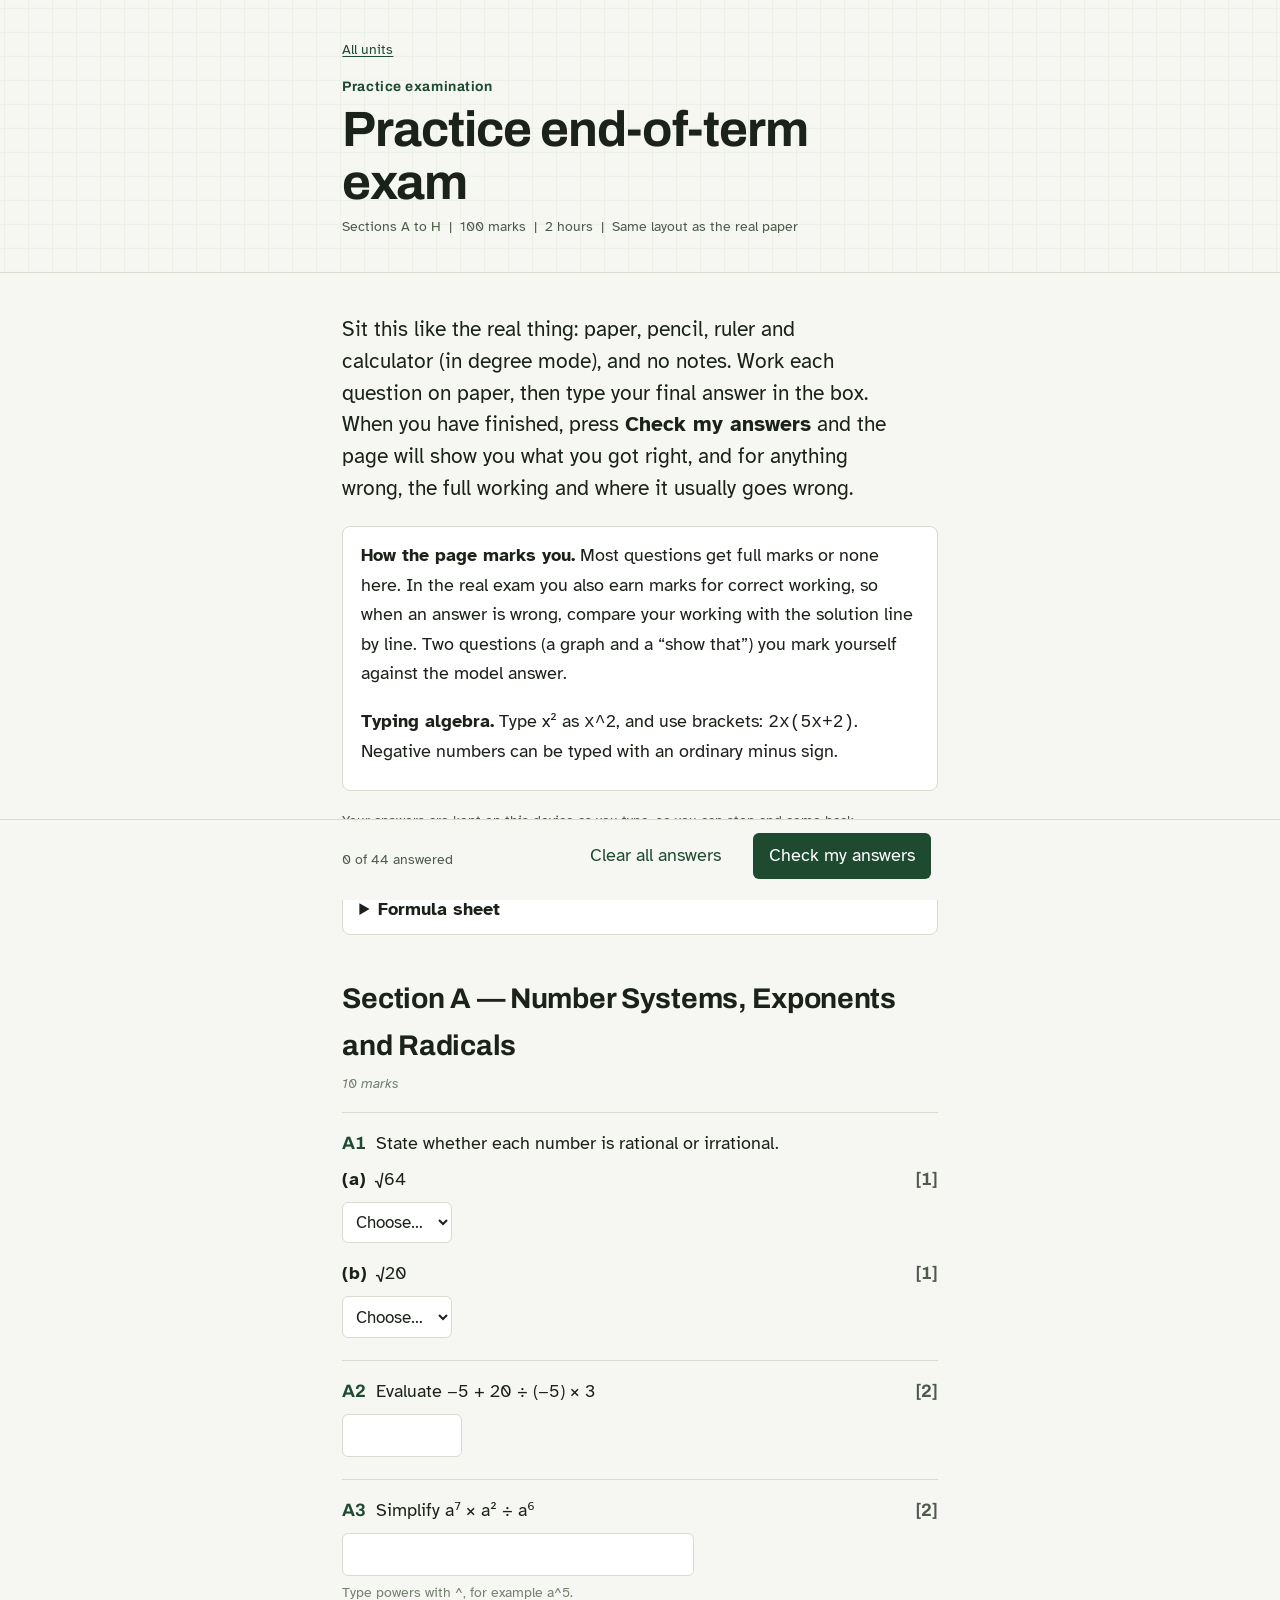
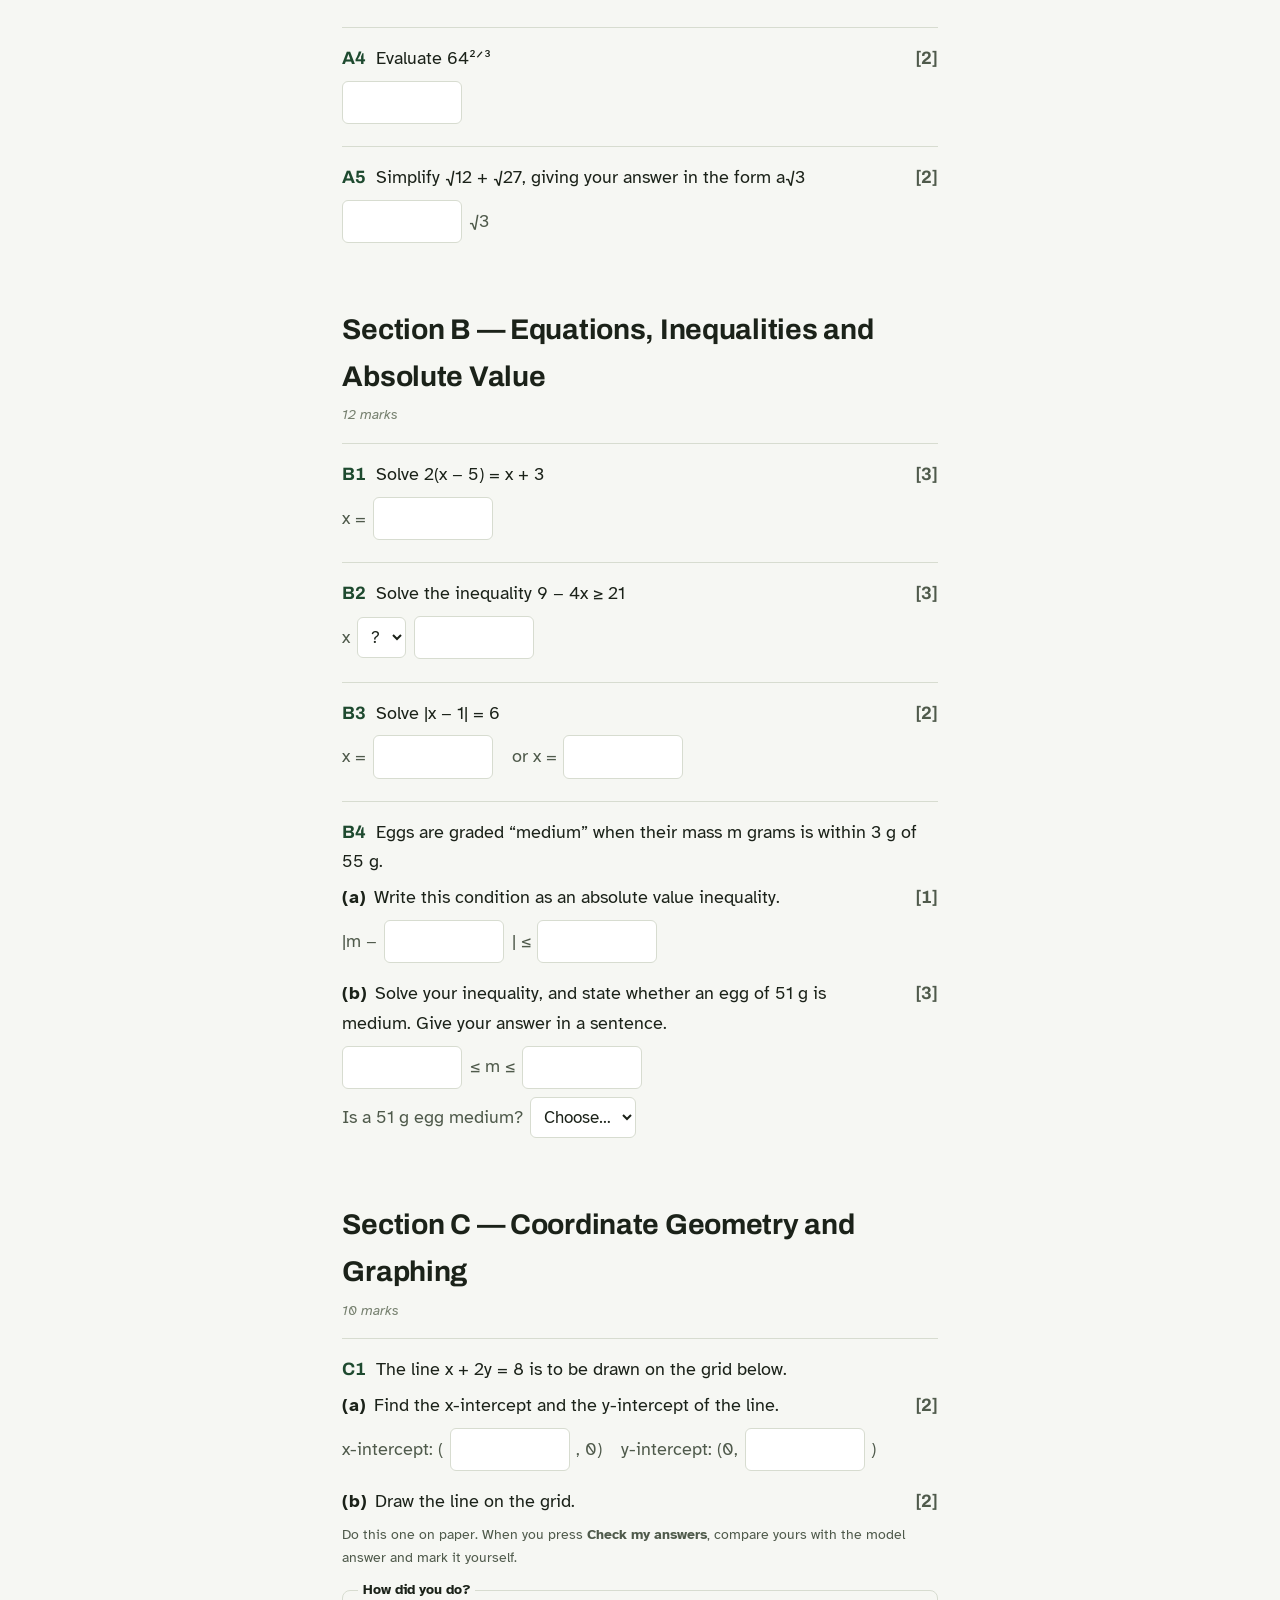
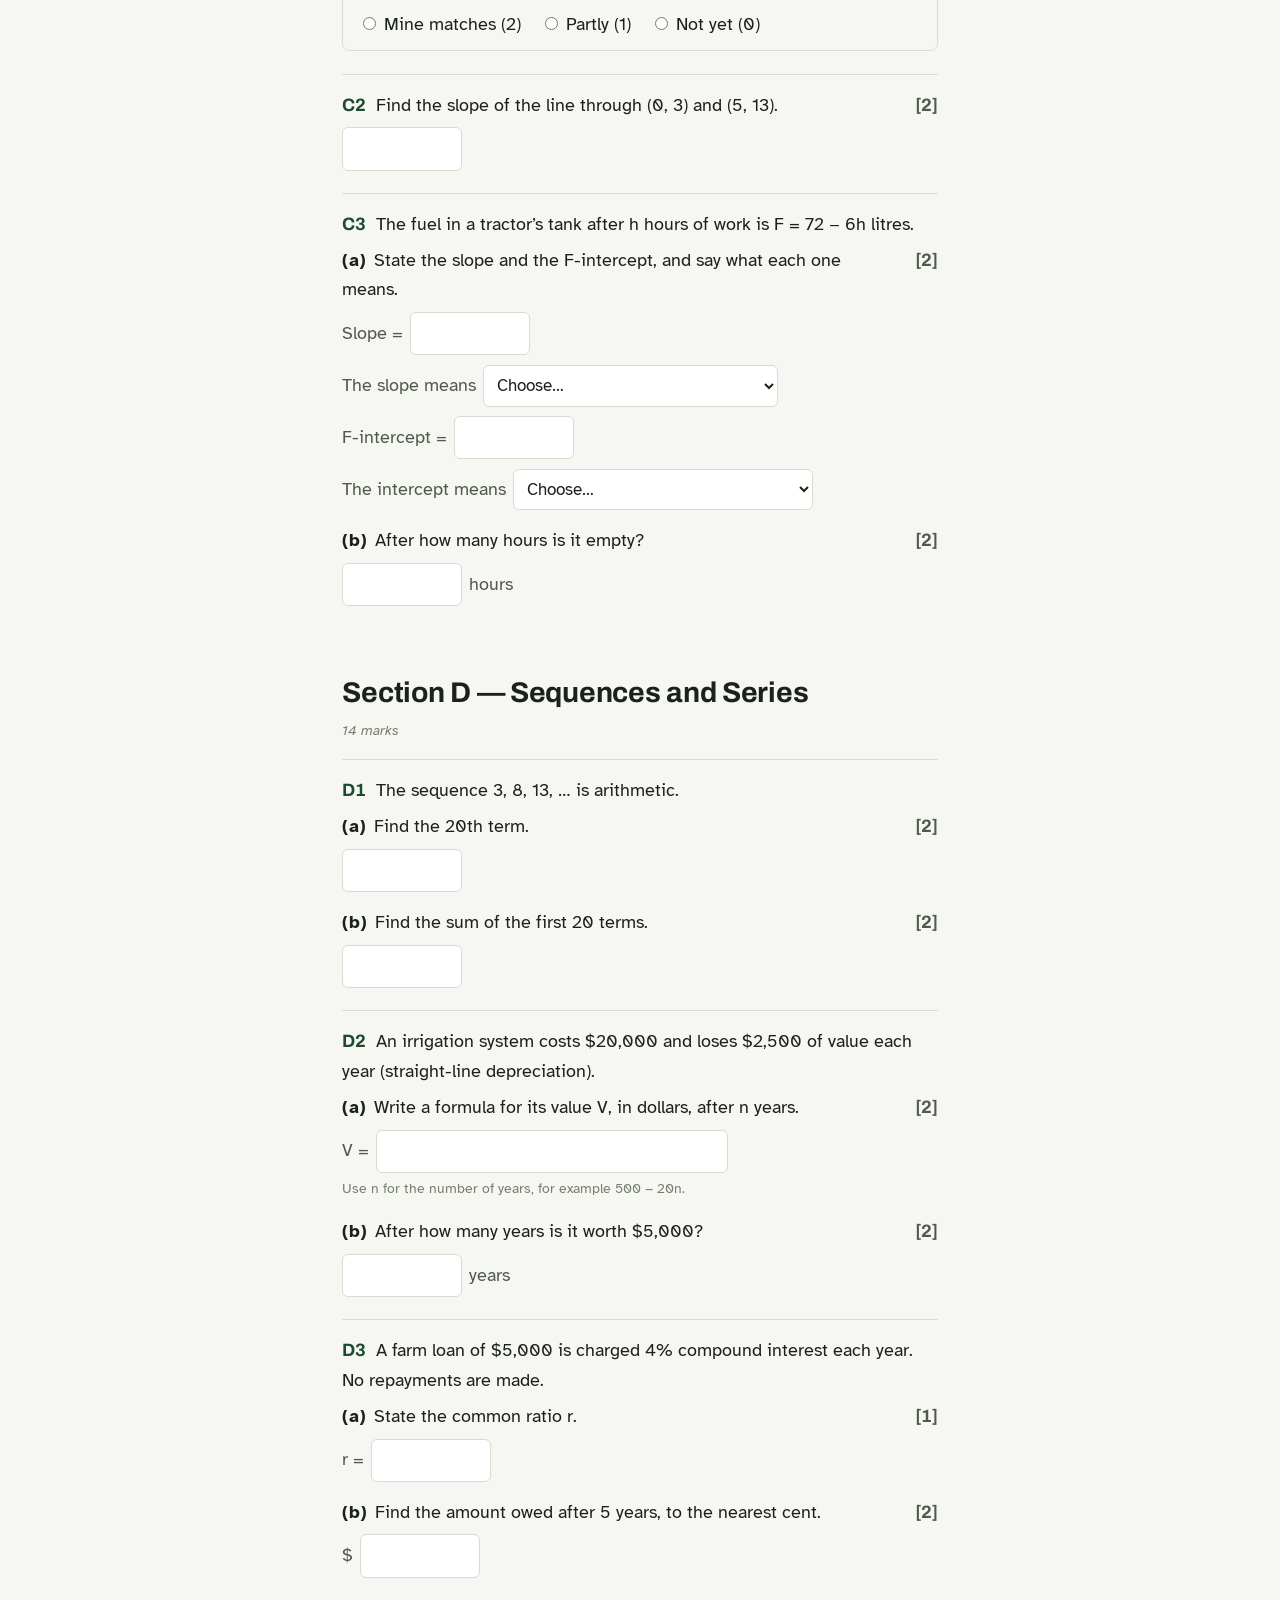
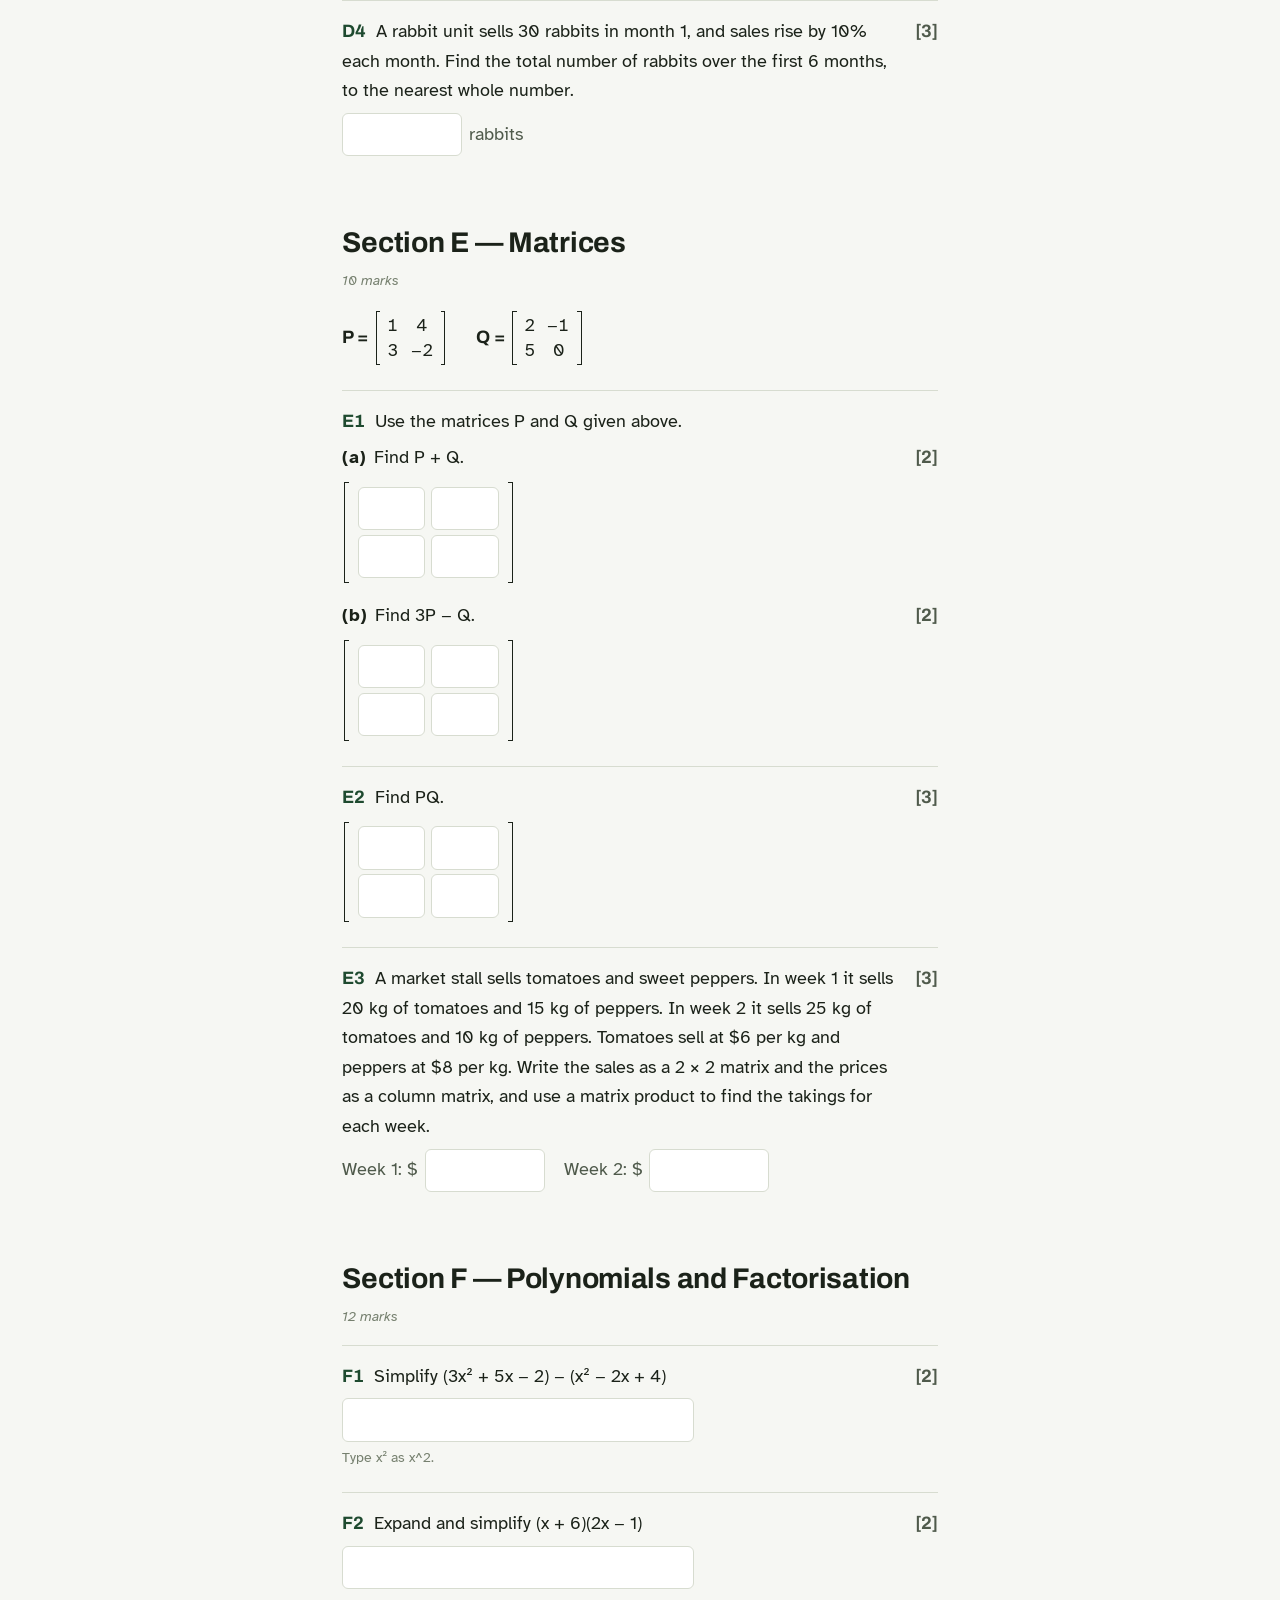
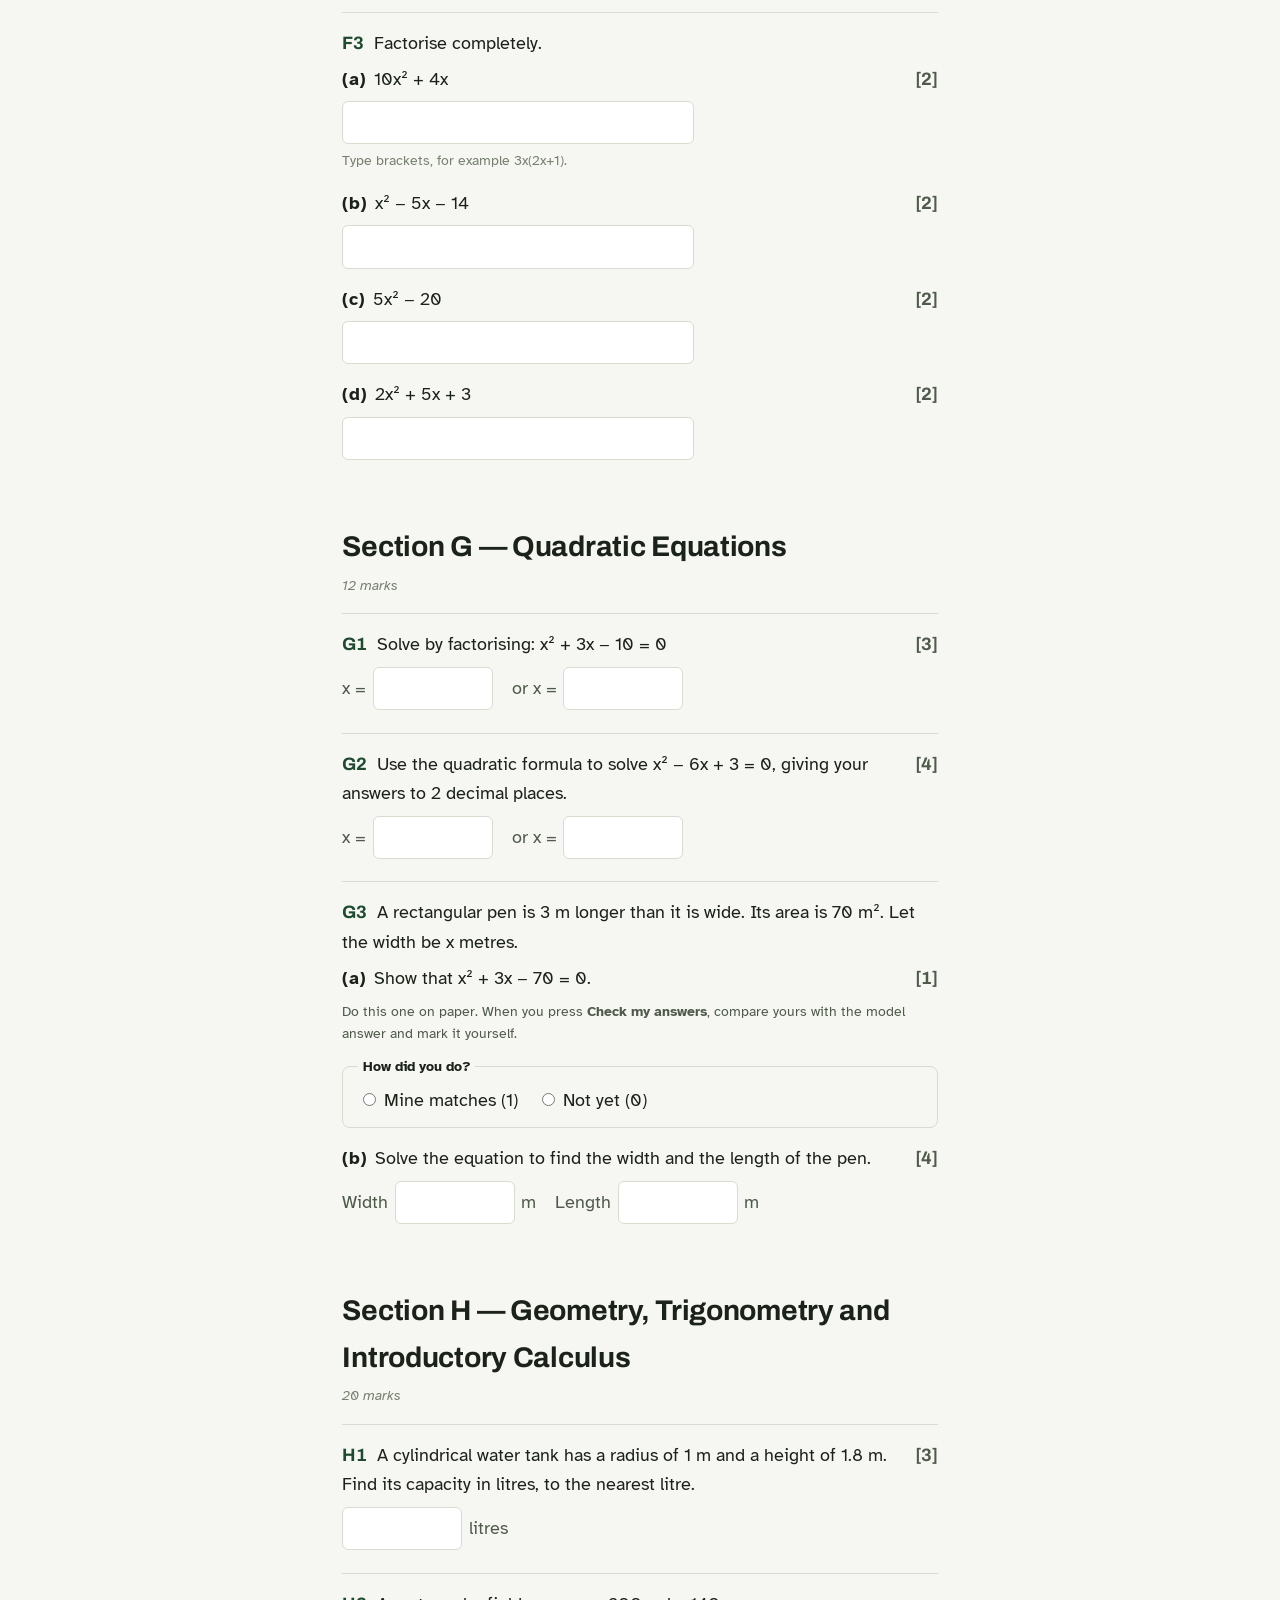
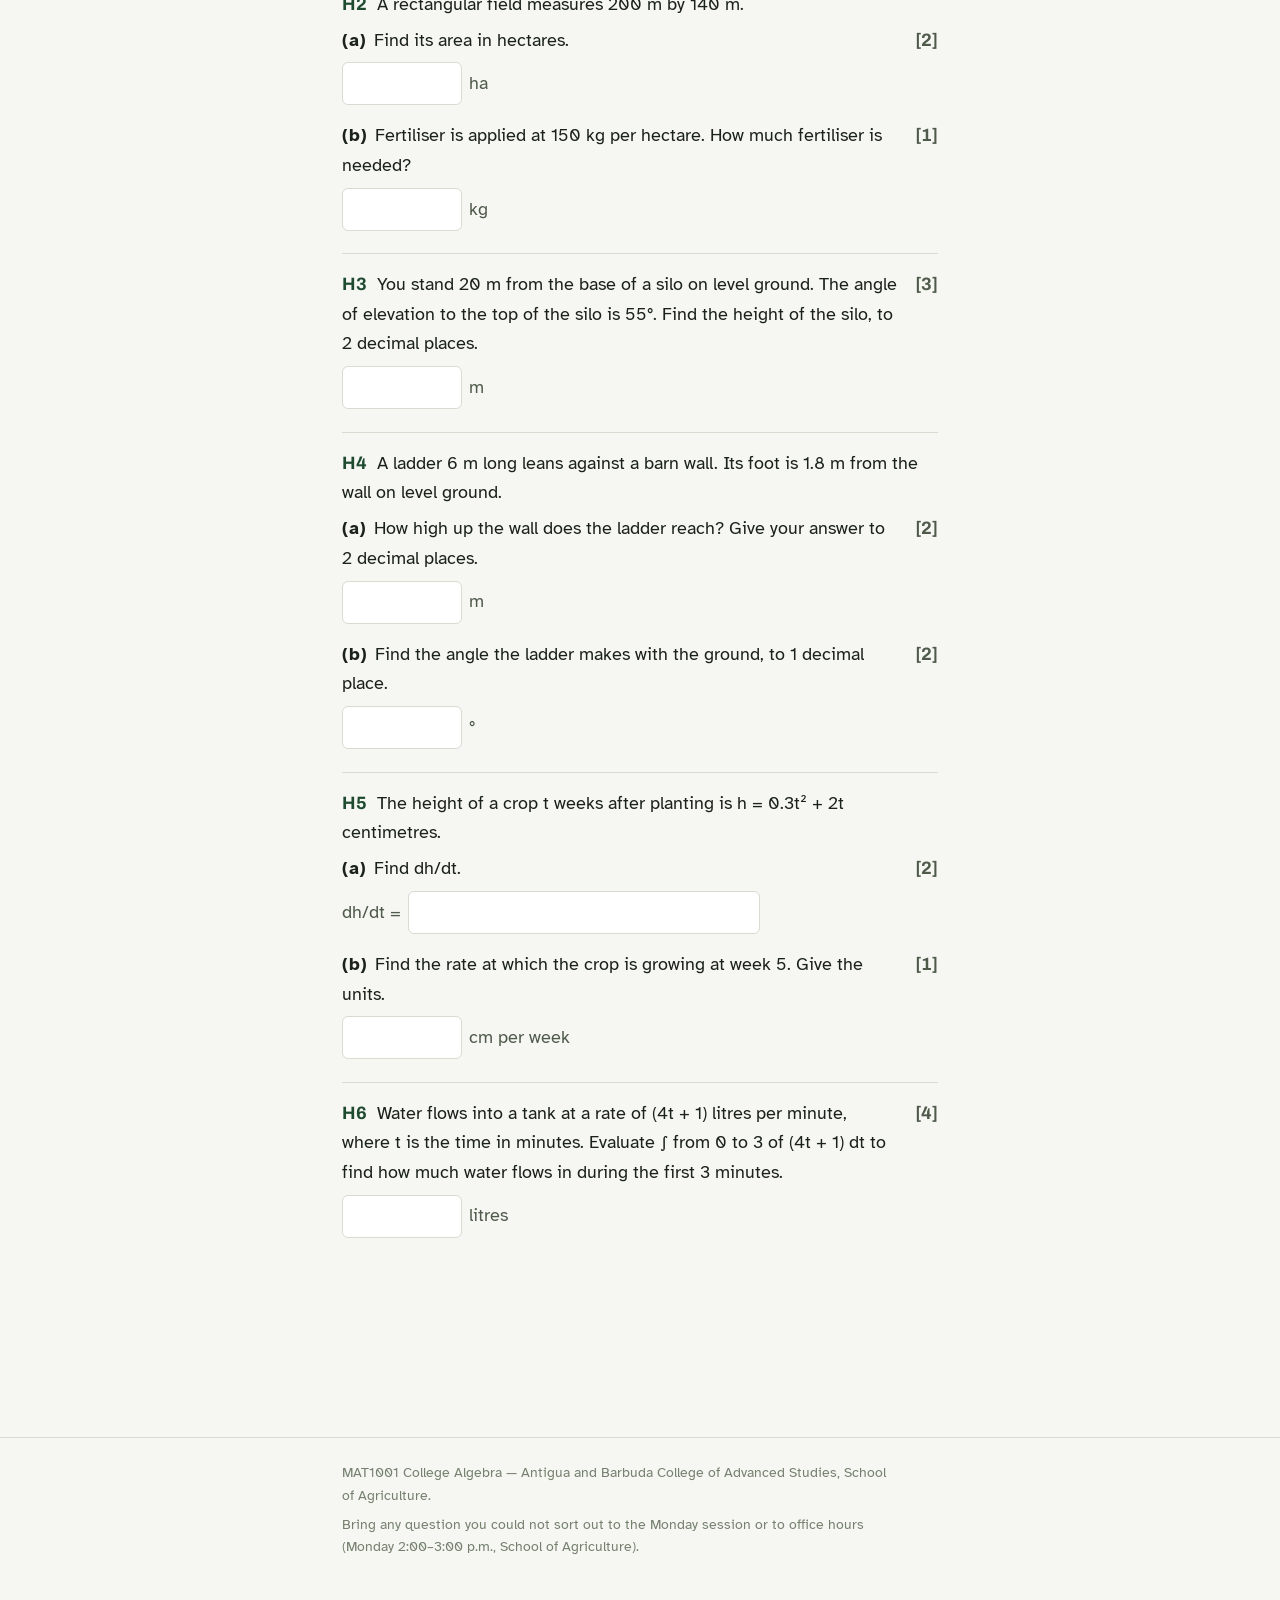
<file: practice-exam.html>
<!DOCTYPE html>
<html lang="en">
<head>
<meta charset="utf-8">
<meta name="viewport" content="width=device-width, initial-scale=1">
<title>Practice Exam | MAT1001</title>
<meta name="description" content="MAT1001 College Algebra practice end-of-term examination. Type your answers, check them, and see where you went wrong.">
<link rel="preconnect" href="https://fonts.googleapis.com">
<link rel="preconnect" href="https://fonts.gstatic.com" crossorigin>
<link href="https://fonts.googleapis.com/css2?family=Archivo:wght@500;600;700&family=Atkinson+Hyperlegible:ital,wght@0,400;0,700;1,400&display=swap" rel="stylesheet">
<link rel="stylesheet" href="styles.css">
<style>
  .xsec { margin: 2.6rem 0 0; }
  .xsec h2 { font-size: var(--fs-h2); margin: 0; }
  .xmarks { font-size: var(--fs-small); color: var(--ink-faint); margin: 0.2rem 0 1rem; font-style: italic; }
  .xq { border-top: 1px solid var(--rule); padding: 1rem 0 0.4rem; }
  .xstem { margin: 0 0 0.4rem; }
  .xn { font-family: "Archivo", sans-serif; font-weight: 700; color: var(--field-deep); margin-right: 0.6rem; }
  .xi { margin: 0 0 1rem; }
  .xline { display: grid; grid-template-columns: 1fr auto; gap: 0 1rem; align-items: start; }
  .xtext { margin: 0 0 0.45rem; }
  .xpl { font-weight: 700; margin-right: 0.5rem; }
  .xmk { font-weight: 700; font-family: "Archivo", sans-serif; color: var(--ink-soft); white-space: nowrap; }
  .fxrow { display: flex; flex-wrap: wrap; gap: 0.6rem 1.2rem; align-items: center; }
  .fxjoin { gap: 0.5rem 0.5rem; }
  .fx { display: inline-flex; align-items: center; gap: 0.4rem; flex-wrap: wrap; }
  .fx-pre, .fx-suf { color: var(--ink-soft); }
  .xi input[type=text], .xi select {
    font: inherit; font-size: 1.05rem; color: var(--ink); background: var(--card);
    border: 1.5px solid var(--rule); border-radius: 6px; padding: 0.42rem 0.55rem; min-height: 2.6rem;
  }
  .in-num { width: 7.5rem; }
  .fx-wide { flex: 1 1 16rem; }
  .fx-wide input { width: 100%; max-width: 22rem; font-family: ui-monospace, Menlo, Consolas, monospace !important; }
  .xi select { max-width: 100%; }
  .xi input:focus, .xi select:focus { outline: 3px solid var(--field-wash); border-color: var(--field); }
  .mx-in .mxg { gap: 0.3rem 0.4rem; padding: 0.3rem 0.45rem; }
  .mx-in input { width: 4.2rem; text-align: center; }
  .fxhint { font-size: var(--fs-small); color: var(--ink-faint); margin: 0.35rem 0 0; }
  .selfnote { font-size: var(--fs-small); color: var(--ink-soft); margin: 0; }
  .selfmark { border: 1px solid var(--rule); border-radius: 8px; padding: 0.5rem 0.9rem 0.7rem; margin: 0.6rem 0 0; display: flex; flex-wrap: wrap; gap: 0.4rem 1.2rem; }
  .selfmark legend { font-weight: 700; font-size: var(--fs-small); padding: 0 0.3rem; }
  .xi.ok input, .xi.ok select { border-color: var(--field); }
  .xi.bad input.wrongf, .xi.bad select.wrongf { border-color: var(--mark); background: color-mix(in srgb, var(--mark) 7%, var(--card)); }
  .fb { margin: 0.7rem 0 0; border-radius: 8px; padding: 0.8rem 1rem; font-size: 0.97rem; }
  .fb.ok { background: var(--field-wash); border-left: 4px solid var(--field); }
  .fb.bad { background: color-mix(in srgb, var(--mark) 8%, var(--card)); border-left: 4px solid var(--mark); }
  .fb.self { background: var(--card); border: 1px solid var(--rule); border-left: 4px solid var(--ink-faint); }
  .fb h4 { margin: 0 0 0.3rem; font-size: 1rem; }
  .fb .why { font-weight: 700; margin: 0.2rem 0 0.5rem; }
  .fb ol { margin: 0.4rem 0 0.4rem 1.1rem; padding: 0; }
  .fb li { margin: 0.15rem 0; }
  .fb .mk { display: inline-block; font-family: "Archivo", sans-serif; font-size: 0.75rem; font-weight: 700; color: var(--field-deep); border: 1px solid var(--rule); border-radius: 4px; padding: 0 0.3rem; margin-left: 0.35rem; }
  .fb .tip { font-style: italic; color: var(--ink-soft); }
  .fb .rev { margin: 0.5rem 0 0; }
  .xbar { position: sticky; bottom: 0; z-index: 5; background: var(--paper); border-top: 1px solid var(--rule); padding: 0.8rem 0; margin-top: 2rem; }
  .xbar .wrap { display: flex; flex-wrap: wrap; gap: 0.6rem; align-items: center; }
  .xbar .count { font-size: var(--fs-small); color: var(--ink-soft); margin-right: auto; }
  button.btn { font: inherit; cursor: pointer; border: 0; }
  #results { scroll-margin-top: 1rem; }
  .res { background: var(--card); border: 1px solid var(--rule); border-radius: 10px; padding: 1.1rem 1.2rem; margin: 1.6rem 0; }
  .res h2 { margin: 0 0 0.2rem; font-size: var(--fs-h2); }
  .big { font-family: "Archivo", sans-serif; font-size: 2.4rem; font-weight: 700; color: var(--field-deep); margin: 0.2rem 0; }
  .res table { border-collapse: collapse; width: 100%; margin: 0.8rem 0; font-size: 0.95rem; }
  .res th, .res td { text-align: left; padding: 0.45rem 0.4rem; border-bottom: 1px solid var(--rule); vertical-align: middle; }
  .res td.n { white-space: nowrap; font-variant-numeric: tabular-nums; }
  .meter { height: 0.55rem; background: var(--grid); border-radius: 99px; overflow: hidden; min-width: 4rem; }
  .meter span { display: block; height: 100%; background: var(--field); }
  .meter.low span { background: var(--mark); }
  .res .next li { margin: 0.25rem 0; }
  .timer { font-family: "Archivo", sans-serif; font-variant-numeric: tabular-nums; font-weight: 600; }
  details.formula { background: var(--card); border: 1px solid var(--rule); border-radius: 8px; padding: 0.6rem 1rem; margin: 1rem 0; }
  details.formula summary { cursor: pointer; font-weight: 700; }
  @media (max-width: 30rem) { .in-num { width: 6rem; } .xbar { padding: 0.5rem 0; } .xbar .count { display: none; } .xbar .btn { padding: 0.5rem 0.8rem; font-size: 0.95rem; } .xbar .wrap { flex-wrap: nowrap; justify-content: flex-end; } }
</style>
</head>
<body>

<header class="masthead">
  <div class="wrap">
    <a class="backlink" href="index.html">All units</a>
    <p class="course-code">Practice examination</p>
    <h1>Practice end-of-term exam</h1>
    <p class="school">Sections A to H &nbsp;|&nbsp; 100 marks &nbsp;|&nbsp; 2 hours &nbsp;|&nbsp; Same layout as the real paper</p>
  </div>
</header>

<main>
<section class="page-section">
<div class="wrap">

<p class="lead unit-lead">Sit this like the real thing: paper, pencil, ruler and calculator (in degree mode), and no notes. Work each question on paper, then type your final answer in the box. When you have finished, press <strong>Check my answers</strong> and the page will show you what you got right, and for anything wrong, the full working and where it usually goes wrong.</p>

<div class="callout">
  <p><strong>How the page marks you.</strong> Most questions get full marks or none here. In the real exam you also earn marks for correct working, so when an answer is wrong, compare your working with the solution line by line. Two questions (a graph and a “show that”) you mark yourself against the model answer.</p>
  <p><strong>Typing algebra.</strong> Type x² as <code>x^2</code>, and use brackets: <code>2x(5x+2)</code>. Negative numbers can be typed with an ordinary minus sign.</p>
</div>

<p class="howto">Your answers are kept on this device as you type, so you can stop and come back. <span id="clock" class="timer"></span></p>

<details class="formula"><summary>Formula sheet</summary>
<div class="tablewrap"><table class="ref"><tbody><tr><th scope="row">Straight line</th><td>slope m = (y₂ − y₁) ÷ (x₂ − x₁)      y = mx + c</td></tr><tr><th scope="row">Arithmetic</th><td>aₙ = a + (n − 1)d      Sₙ = n ÷ 2 × [2a + (n − 1)d] = n ÷ 2 × (first + last)</td></tr><tr><th scope="row">Geometric</th><td>aₙ = a × rⁿ⁻¹      Sₙ = a(rⁿ − 1) ÷ (r − 1)      growth of p%: r = 1 + p ÷ 100</td></tr><tr><th scope="row">Quadratic formula</th><td>For ax² + bx + c = 0:   x = [−b ± √(b² − 4ac)] ÷ 2a</td></tr><tr><th scope="row">Area and volume</th><td>Rectangle A = lw   Triangle A = ½bh   Circle A = πr², C = 2πr   Box V = lwh   Cylinder V = πr²h</td></tr><tr><th scope="row">Conversions</th><td>1 hectare = 10,000 m²      1 m³ = 1,000 litres</td></tr><tr><th scope="row">Right-angled triangles</th><td>a² + b² = c²      sin θ = opp ÷ hyp    cos θ = adj ÷ hyp    tan θ = opp ÷ adj</td></tr><tr><th scope="row">Calculus</th><td>If y = xⁿ, dy/dx = nxⁿ⁻¹      ∫xⁿ dx = xⁿ⁺¹ ÷ (n + 1) + C</td></tr></tbody></table></div>
</details>

<div id="results" hidden></div>

<section class="xsec" id="sec-A"><h2>Section A — Number Systems, Exponents and Radicals</h2><p class="xmarks">10 marks</p>
<div class="xq"><p class="xstem"><span class="xn">A1</span>State whether each number is rational or irrational.</p>
<div class="xi" id="it-A1a"><div class="xline"><p class="xtext"><span class="xpl">(a)</span>√64</p><span class="xmk">[1]</span></div><div class="fxrow"><label class="fx"><select id="A1a_0"><option value="">Choose…</option><option>Rational</option><option>Irrational</option></select></label></div><div class="fb" id="fb-A1a" hidden></div></div>
<div class="xi" id="it-A1b"><div class="xline"><p class="xtext"><span class="xpl">(b)</span>√20</p><span class="xmk">[1]</span></div><div class="fxrow"><label class="fx"><select id="A1b_0"><option value="">Choose…</option><option>Rational</option><option>Irrational</option></select></label></div><div class="fb" id="fb-A1b" hidden></div></div>
</div>
<div class="xq">
<div class="xi" id="it-A2"><div class="xline"><p class="xtext"><span class="xn">A2</span>Evaluate  −5 + 20 ÷ (−5) × 3</p><span class="xmk">[2]</span></div><div class="fxrow"><label class="fx"><input id="A2_0" type="text" inputmode="decimal" autocomplete="off" spellcheck="false" class="in-num" aria-label="answer"></label></div><div class="fb" id="fb-A2" hidden></div></div>
</div>
<div class="xq">
<div class="xi" id="it-A3"><div class="xline"><p class="xtext"><span class="xn">A3</span>Simplify  a⁷ × a² ÷ a⁶</p><span class="xmk">[2]</span></div><div class="fxrow"><label class="fx fx-wide"><input id="A3_0" type="text" autocomplete="off" spellcheck="false" class="in-expr" aria-label="expression"></label></div><p class="fxhint">Type powers with ^, for example a^5.</p><div class="fb" id="fb-A3" hidden></div></div>
</div>
<div class="xq">
<div class="xi" id="it-A4"><div class="xline"><p class="xtext"><span class="xn">A4</span>Evaluate  64²ᐟ³</p><span class="xmk">[2]</span></div><div class="fxrow"><label class="fx"><input id="A4_0" type="text" inputmode="decimal" autocomplete="off" spellcheck="false" class="in-num" aria-label="answer"></label></div><div class="fb" id="fb-A4" hidden></div></div>
</div>
<div class="xq">
<div class="xi" id="it-A5"><div class="xline"><p class="xtext"><span class="xn">A5</span>Simplify  √12 + √27,  giving your answer in the form a√3</p><span class="xmk">[2]</span></div><div class="fxrow"><label class="fx"><input id="A5_0" type="text" inputmode="decimal" autocomplete="off" spellcheck="false" class="in-num" aria-label="answer"><span class="fx-suf">√3</span></label></div><div class="fb" id="fb-A5" hidden></div></div>
</div>
</section>
<section class="xsec" id="sec-B"><h2>Section B — Equations, Inequalities and Absolute Value</h2><p class="xmarks">12 marks</p>
<div class="xq">
<div class="xi" id="it-B1"><div class="xline"><p class="xtext"><span class="xn">B1</span>Solve  2(x − 5) = x + 3</p><span class="xmk">[3]</span></div><div class="fxrow"><label class="fx"><span class="fx-pre">x =</span><input id="B1_0" type="text" inputmode="decimal" autocomplete="off" spellcheck="false" class="in-num" aria-label="x ="></label></div><div class="fb" id="fb-B1" hidden></div></div>
</div>
<div class="xq">
<div class="xi" id="it-B2"><div class="xline"><p class="xtext"><span class="xn">B2</span>Solve the inequality  9 − 4x ≥ 21</p><span class="xmk">[3]</span></div><div class="fxrow fxjoin"><label class="fx"><span class="fx-pre">x</span><select id="B2_0" class="in-sign" aria-label="inequality sign"><option value="">?</option><option>&lt;</option><option>≤</option><option>&gt;</option><option>≥</option></select></label><label class="fx"><input id="B2_1" type="text" inputmode="decimal" autocomplete="off" spellcheck="false" class="in-num" aria-label="answer"></label></div><div class="fb" id="fb-B2" hidden></div></div>
</div>
<div class="xq">
<div class="xi" id="it-B3"><div class="xline"><p class="xtext"><span class="xn">B3</span>Solve  |x − 1| = 6</p><span class="xmk">[2]</span></div><div class="fxrow"><label class="fx"><span class="fx-pre">x =</span><input id="B3_0" type="text" inputmode="decimal" autocomplete="off" spellcheck="false" class="in-num" aria-label="x ="></label><label class="fx"><span class="fx-pre">or  x =</span><input id="B3_1" type="text" inputmode="decimal" autocomplete="off" spellcheck="false" class="in-num" aria-label="or  x ="></label></div><div class="fb" id="fb-B3" hidden></div></div>
</div>
<div class="xq"><p class="xstem"><span class="xn">B4</span>Eggs are graded “medium” when their mass m grams is within 3 g of 55 g.</p>
<div class="xi" id="it-B4a"><div class="xline"><p class="xtext"><span class="xpl">(a)</span>Write this condition as an absolute value inequality.</p><span class="xmk">[1]</span></div><div class="fxrow fxjoin"><label class="fx"><span class="fx-pre">|m −</span><input id="B4a_0" type="text" inputmode="decimal" autocomplete="off" spellcheck="false" class="in-num" aria-label="|m −"></label><label class="fx"><span class="fx-pre">| ≤</span><input id="B4a_1" type="text" inputmode="decimal" autocomplete="off" spellcheck="false" class="in-num" aria-label="| ≤"></label></div><div class="fb" id="fb-B4a" hidden></div></div>
<div class="xi" id="it-B4b"><div class="xline"><p class="xtext"><span class="xpl">(b)</span>Solve your inequality, and state whether an egg of 51 g is medium. Give your answer in a sentence.</p><span class="xmk">[3]</span></div><div class="fxrow fxjoin"><label class="fx"><input id="B4b_0" type="text" inputmode="decimal" autocomplete="off" spellcheck="false" class="in-num" aria-label="answer"></label><label class="fx"><span class="fx-pre">≤ m ≤</span><input id="B4b_1" type="text" inputmode="decimal" autocomplete="off" spellcheck="false" class="in-num" aria-label="≤ m ≤"></label><label class="fx"><span class="fx-pre">Is a 51 g egg medium?</span><select id="B4b_2"><option value="">Choose…</option><option>Yes</option><option>No</option></select></label></div><div class="fb" id="fb-B4b" hidden></div></div>
</div>
</section>
<section class="xsec" id="sec-C"><h2>Section C — Coordinate Geometry and Graphing</h2><p class="xmarks">10 marks</p>
<div class="xq"><p class="xstem"><span class="xn">C1</span>The line  x + 2y = 8  is to be drawn on the grid below.</p>
<div class="xi" id="it-C1a"><div class="xline"><p class="xtext"><span class="xpl">(a)</span>Find the x-intercept and the y-intercept of the line.</p><span class="xmk">[2]</span></div><div class="fxrow"><label class="fx"><span class="fx-pre">x-intercept: (</span><input id="C1a_0" type="text" inputmode="decimal" autocomplete="off" spellcheck="false" class="in-num" aria-label="x-intercept: ("><span class="fx-suf">, 0)</span></label><label class="fx"><span class="fx-pre">y-intercept: (0,</span><input id="C1a_1" type="text" inputmode="decimal" autocomplete="off" spellcheck="false" class="in-num" aria-label="y-intercept: (0,"><span class="fx-suf">)</span></label></div><div class="fb" id="fb-C1a" hidden></div></div>
<div class="xi" id="it-C1b"><div class="xline"><p class="xtext"><span class="xpl">(b)</span>Draw the line on the grid.</p><span class="xmk">[2]</span></div><p class="selfnote">Do this one on paper. When you press <strong>Check my answers</strong>, compare yours with the model answer and mark it yourself.</p><fieldset class="selfmark" id="C1b_self" hidden><legend>How did you do?</legend><label><input type="radio" name="C1b_s" value="2"> Mine matches (2)</label><label><input type="radio" name="C1b_s" value="1"> Partly (1)</label><label><input type="radio" name="C1b_s" value="0"> Not yet (0)</label></fieldset><div class="fb" id="fb-C1b" hidden></div></div>
</div>
<div class="xq">
<div class="xi" id="it-C2"><div class="xline"><p class="xtext"><span class="xn">C2</span>Find the slope of the line through (0, 3) and (5, 13).</p><span class="xmk">[2]</span></div><div class="fxrow"><label class="fx"><input id="C2_0" type="text" inputmode="decimal" autocomplete="off" spellcheck="false" class="in-num" aria-label="answer"></label></div><div class="fb" id="fb-C2" hidden></div></div>
</div>
<div class="xq"><p class="xstem"><span class="xn">C3</span>The fuel in a tractor’s tank after h hours of work is F = 72 − 6h litres.</p>
<div class="xi" id="it-C3a"><div class="xline"><p class="xtext"><span class="xpl">(a)</span>State the slope and the F-intercept, and say what each one means.</p><span class="xmk">[2]</span></div><div class="fxrow"><label class="fx"><span class="fx-pre">Slope =</span><input id="C3a_0" type="text" inputmode="decimal" autocomplete="off" spellcheck="false" class="in-num" aria-label="Slope ="></label><label class="fx"><span class="fx-pre">The slope means</span><select id="C3a_1"><option value="">Choose…</option><option>6 litres of fuel are used every hour</option><option>the tank is empty after 6 hours</option><option>the tank holds 6 litres</option></select></label><label class="fx"><span class="fx-pre">F-intercept =</span><input id="C3a_2" type="text" inputmode="decimal" autocomplete="off" spellcheck="false" class="in-num" aria-label="F-intercept ="></label><label class="fx"><span class="fx-pre">The intercept means</span><select id="C3a_3"><option value="">Choose…</option><option>the tank holds 72 litres at the start</option><option>the tractor works for 72 hours</option><option>the tank is empty after 72 hours</option></select></label></div><div class="fb" id="fb-C3a" hidden></div></div>
<div class="xi" id="it-C3b"><div class="xline"><p class="xtext"><span class="xpl">(b)</span>After how many hours is it empty?</p><span class="xmk">[2]</span></div><div class="fxrow"><label class="fx"><input id="C3b_0" type="text" inputmode="decimal" autocomplete="off" spellcheck="false" class="in-num" aria-label="answer"><span class="fx-suf">hours</span></label></div><div class="fb" id="fb-C3b" hidden></div></div>
</div>
</section>
<section class="xsec" id="sec-D"><h2>Section D — Sequences and Series</h2><p class="xmarks">14 marks</p>
<div class="xq"><p class="xstem"><span class="xn">D1</span>The sequence 3, 8, 13, … is arithmetic.</p>
<div class="xi" id="it-D1a"><div class="xline"><p class="xtext"><span class="xpl">(a)</span>Find the 20th term.</p><span class="xmk">[2]</span></div><div class="fxrow"><label class="fx"><input id="D1a_0" type="text" inputmode="decimal" autocomplete="off" spellcheck="false" class="in-num" aria-label="answer"></label></div><div class="fb" id="fb-D1a" hidden></div></div>
<div class="xi" id="it-D1b"><div class="xline"><p class="xtext"><span class="xpl">(b)</span>Find the sum of the first 20 terms.</p><span class="xmk">[2]</span></div><div class="fxrow"><label class="fx"><input id="D1b_0" type="text" inputmode="decimal" autocomplete="off" spellcheck="false" class="in-num" aria-label="answer"></label></div><div class="fb" id="fb-D1b" hidden></div></div>
</div>
<div class="xq"><p class="xstem"><span class="xn">D2</span>An irrigation system costs $20,000 and loses $2,500 of value each year (straight-line depreciation).</p>
<div class="xi" id="it-D2a"><div class="xline"><p class="xtext"><span class="xpl">(a)</span>Write a formula for its value V, in dollars, after n years.</p><span class="xmk">[2]</span></div><div class="fxrow"><label class="fx fx-wide"><span class="fx-pre">V =</span><input id="D2a_0" type="text" autocomplete="off" spellcheck="false" class="in-expr" aria-label="V ="></label></div><p class="fxhint">Use n for the number of years, for example 500 − 20n.</p><div class="fb" id="fb-D2a" hidden></div></div>
<div class="xi" id="it-D2b"><div class="xline"><p class="xtext"><span class="xpl">(b)</span>After how many years is it worth $5,000?</p><span class="xmk">[2]</span></div><div class="fxrow"><label class="fx"><input id="D2b_0" type="text" inputmode="decimal" autocomplete="off" spellcheck="false" class="in-num" aria-label="answer"><span class="fx-suf">years</span></label></div><div class="fb" id="fb-D2b" hidden></div></div>
</div>
<div class="xq"><p class="xstem"><span class="xn">D3</span>A farm loan of $5,000 is charged 4% compound interest each year. No repayments are made.</p>
<div class="xi" id="it-D3a"><div class="xline"><p class="xtext"><span class="xpl">(a)</span>State the common ratio r.</p><span class="xmk">[1]</span></div><div class="fxrow"><label class="fx"><span class="fx-pre">r =</span><input id="D3a_0" type="text" inputmode="decimal" autocomplete="off" spellcheck="false" class="in-num" aria-label="r ="></label></div><div class="fb" id="fb-D3a" hidden></div></div>
<div class="xi" id="it-D3b"><div class="xline"><p class="xtext"><span class="xpl">(b)</span>Find the amount owed after 5 years, to the nearest cent.</p><span class="xmk">[2]</span></div><div class="fxrow"><label class="fx"><span class="fx-pre">$</span><input id="D3b_0" type="text" inputmode="decimal" autocomplete="off" spellcheck="false" class="in-num" aria-label="$"></label></div><div class="fb" id="fb-D3b" hidden></div></div>
</div>
<div class="xq">
<div class="xi" id="it-D4"><div class="xline"><p class="xtext"><span class="xn">D4</span>A rabbit unit sells 30 rabbits in month 1, and sales rise by 10% each month. Find the total number of rabbits over the first 6 months, to the nearest whole number.</p><span class="xmk">[3]</span></div><div class="fxrow"><label class="fx"><input id="D4_0" type="text" inputmode="decimal" autocomplete="off" spellcheck="false" class="in-num" aria-label="answer"><span class="fx-suf">rabbits</span></label></div><div class="fb" id="fb-D4" hidden></div></div>
</div>
</section>
<section class="xsec" id="sec-E"><h2>Section E — Matrices</h2><p class="xmarks">10 marks</p>
<div class="mats"><span class="mat"><span class="mlab">P =</span><span class="mx" role="img" aria-label="matrix 1 4; 3 −2"><span class="mxg" style="grid-template-columns:repeat(2,auto)"><span>1</span><span>4</span><span>3</span><span>−2</span></span></span></span><span class="mat"><span class="mlab">Q =</span><span class="mx" role="img" aria-label="matrix 2 −1; 5 0"><span class="mxg" style="grid-template-columns:repeat(2,auto)"><span>2</span><span>−1</span><span>5</span><span>0</span></span></span></span></div>
<div class="xq"><p class="xstem"><span class="xn">E1</span>Use the matrices P and Q given above.</p>
<div class="xi" id="it-E1a"><div class="xline"><p class="xtext"><span class="xpl">(a)</span>Find P + Q.</p><span class="xmk">[2]</span></div><div class="fxrow"><span class="fx"><span class="mx mx-in"><span class="mxg" style="grid-template-columns:repeat(2,auto)"><input id="E1a_0_0_0" type="text" inputmode="decimal" autocomplete="off" aria-label="row 1 column 1"><input id="E1a_0_0_1" type="text" inputmode="decimal" autocomplete="off" aria-label="row 1 column 2"><input id="E1a_0_1_0" type="text" inputmode="decimal" autocomplete="off" aria-label="row 2 column 1"><input id="E1a_0_1_1" type="text" inputmode="decimal" autocomplete="off" aria-label="row 2 column 2"></span></span></span></div><div class="fb" id="fb-E1a" hidden></div></div>
<div class="xi" id="it-E1b"><div class="xline"><p class="xtext"><span class="xpl">(b)</span>Find 3P − Q.</p><span class="xmk">[2]</span></div><div class="fxrow"><span class="fx"><span class="mx mx-in"><span class="mxg" style="grid-template-columns:repeat(2,auto)"><input id="E1b_0_0_0" type="text" inputmode="decimal" autocomplete="off" aria-label="row 1 column 1"><input id="E1b_0_0_1" type="text" inputmode="decimal" autocomplete="off" aria-label="row 1 column 2"><input id="E1b_0_1_0" type="text" inputmode="decimal" autocomplete="off" aria-label="row 2 column 1"><input id="E1b_0_1_1" type="text" inputmode="decimal" autocomplete="off" aria-label="row 2 column 2"></span></span></span></div><div class="fb" id="fb-E1b" hidden></div></div>
</div>
<div class="xq">
<div class="xi" id="it-E2"><div class="xline"><p class="xtext"><span class="xn">E2</span>Find PQ.</p><span class="xmk">[3]</span></div><div class="fxrow"><span class="fx"><span class="mx mx-in"><span class="mxg" style="grid-template-columns:repeat(2,auto)"><input id="E2_0_0_0" type="text" inputmode="decimal" autocomplete="off" aria-label="row 1 column 1"><input id="E2_0_0_1" type="text" inputmode="decimal" autocomplete="off" aria-label="row 1 column 2"><input id="E2_0_1_0" type="text" inputmode="decimal" autocomplete="off" aria-label="row 2 column 1"><input id="E2_0_1_1" type="text" inputmode="decimal" autocomplete="off" aria-label="row 2 column 2"></span></span></span></div><div class="fb" id="fb-E2" hidden></div></div>
</div>
<div class="xq">
<div class="xi" id="it-E3"><div class="xline"><p class="xtext"><span class="xn">E3</span>A market stall sells tomatoes and sweet peppers. In week 1 it sells 20 kg of tomatoes and 15 kg of peppers. In week 2 it sells 25 kg of tomatoes and 10 kg of peppers. Tomatoes sell at $6 per kg and peppers at $8 per kg. Write the sales as a 2 × 2 matrix and the prices as a column matrix, and use a matrix product to find the takings for each week.</p><span class="xmk">[3]</span></div><div class="fxrow"><label class="fx"><span class="fx-pre">Week 1: $</span><input id="E3_0" type="text" inputmode="decimal" autocomplete="off" spellcheck="false" class="in-num" aria-label="Week 1: $"></label><label class="fx"><span class="fx-pre">Week 2: $</span><input id="E3_1" type="text" inputmode="decimal" autocomplete="off" spellcheck="false" class="in-num" aria-label="Week 2: $"></label></div><div class="fb" id="fb-E3" hidden></div></div>
</div>
</section>
<section class="xsec" id="sec-F"><h2>Section F — Polynomials and Factorisation</h2><p class="xmarks">12 marks</p>
<div class="xq">
<div class="xi" id="it-F1"><div class="xline"><p class="xtext"><span class="xn">F1</span>Simplify  (3x² + 5x − 2) − (x² − 2x + 4)</p><span class="xmk">[2]</span></div><div class="fxrow"><label class="fx fx-wide"><input id="F1_0" type="text" autocomplete="off" spellcheck="false" class="in-expr" aria-label="expression"></label></div><p class="fxhint">Type x² as x^2.</p><div class="fb" id="fb-F1" hidden></div></div>
</div>
<div class="xq">
<div class="xi" id="it-F2"><div class="xline"><p class="xtext"><span class="xn">F2</span>Expand and simplify  (x + 6)(2x − 1)</p><span class="xmk">[2]</span></div><div class="fxrow"><label class="fx fx-wide"><input id="F2_0" type="text" autocomplete="off" spellcheck="false" class="in-expr" aria-label="expression"></label></div><div class="fb" id="fb-F2" hidden></div></div>
</div>
<div class="xq"><p class="xstem"><span class="xn">F3</span>Factorise completely.</p>
<div class="xi" id="it-F3a"><div class="xline"><p class="xtext"><span class="xpl">(a)</span>10x² + 4x</p><span class="xmk">[2]</span></div><div class="fxrow"><label class="fx fx-wide"><input id="F3a_0" type="text" autocomplete="off" spellcheck="false" class="in-expr" aria-label="expression"></label></div><p class="fxhint">Type brackets, for example 3x(2x+1).</p><div class="fb" id="fb-F3a" hidden></div></div>
<div class="xi" id="it-F3b"><div class="xline"><p class="xtext"><span class="xpl">(b)</span>x² − 5x − 14</p><span class="xmk">[2]</span></div><div class="fxrow"><label class="fx fx-wide"><input id="F3b_0" type="text" autocomplete="off" spellcheck="false" class="in-expr" aria-label="expression"></label></div><div class="fb" id="fb-F3b" hidden></div></div>
<div class="xi" id="it-F3c"><div class="xline"><p class="xtext"><span class="xpl">(c)</span>5x² − 20</p><span class="xmk">[2]</span></div><div class="fxrow"><label class="fx fx-wide"><input id="F3c_0" type="text" autocomplete="off" spellcheck="false" class="in-expr" aria-label="expression"></label></div><div class="fb" id="fb-F3c" hidden></div></div>
<div class="xi" id="it-F3d"><div class="xline"><p class="xtext"><span class="xpl">(d)</span>2x² + 5x + 3</p><span class="xmk">[2]</span></div><div class="fxrow"><label class="fx fx-wide"><input id="F3d_0" type="text" autocomplete="off" spellcheck="false" class="in-expr" aria-label="expression"></label></div><div class="fb" id="fb-F3d" hidden></div></div>
</div>
</section>
<section class="xsec" id="sec-G"><h2>Section G — Quadratic Equations</h2><p class="xmarks">12 marks</p>
<div class="xq">
<div class="xi" id="it-G1"><div class="xline"><p class="xtext"><span class="xn">G1</span>Solve by factorising:  x² + 3x − 10 = 0</p><span class="xmk">[3]</span></div><div class="fxrow"><label class="fx"><span class="fx-pre">x =</span><input id="G1_0" type="text" inputmode="decimal" autocomplete="off" spellcheck="false" class="in-num" aria-label="x ="></label><label class="fx"><span class="fx-pre">or  x =</span><input id="G1_1" type="text" inputmode="decimal" autocomplete="off" spellcheck="false" class="in-num" aria-label="or  x ="></label></div><div class="fb" id="fb-G1" hidden></div></div>
</div>
<div class="xq">
<div class="xi" id="it-G2"><div class="xline"><p class="xtext"><span class="xn">G2</span>Use the quadratic formula to solve  x² − 6x + 3 = 0,  giving your answers to 2 decimal places.</p><span class="xmk">[4]</span></div><div class="fxrow"><label class="fx"><span class="fx-pre">x =</span><input id="G2_0" type="text" inputmode="decimal" autocomplete="off" spellcheck="false" class="in-num" aria-label="x ="></label><label class="fx"><span class="fx-pre">or  x =</span><input id="G2_1" type="text" inputmode="decimal" autocomplete="off" spellcheck="false" class="in-num" aria-label="or  x ="></label></div><div class="fb" id="fb-G2" hidden></div></div>
</div>
<div class="xq"><p class="xstem"><span class="xn">G3</span>A rectangular pen is 3 m longer than it is wide. Its area is 70 m². Let the width be x metres.</p>
<div class="xi" id="it-G3a"><div class="xline"><p class="xtext"><span class="xpl">(a)</span>Show that  x² + 3x − 70 = 0.</p><span class="xmk">[1]</span></div><p class="selfnote">Do this one on paper. When you press <strong>Check my answers</strong>, compare yours with the model answer and mark it yourself.</p><fieldset class="selfmark" id="G3a_self" hidden><legend>How did you do?</legend><label><input type="radio" name="G3a_s" value="1"> Mine matches (1)</label><label><input type="radio" name="G3a_s" value="0"> Not yet (0)</label></fieldset><div class="fb" id="fb-G3a" hidden></div></div>
<div class="xi" id="it-G3b"><div class="xline"><p class="xtext"><span class="xpl">(b)</span>Solve the equation to find the width and the length of the pen.</p><span class="xmk">[4]</span></div><div class="fxrow"><label class="fx"><span class="fx-pre">Width</span><input id="G3b_0" type="text" inputmode="decimal" autocomplete="off" spellcheck="false" class="in-num" aria-label="Width"><span class="fx-suf">m</span></label><label class="fx"><span class="fx-pre">Length</span><input id="G3b_1" type="text" inputmode="decimal" autocomplete="off" spellcheck="false" class="in-num" aria-label="Length"><span class="fx-suf">m</span></label></div><div class="fb" id="fb-G3b" hidden></div></div>
</div>
</section>
<section class="xsec" id="sec-H"><h2>Section H — Geometry, Trigonometry and Introductory Calculus</h2><p class="xmarks">20 marks</p>
<div class="xq">
<div class="xi" id="it-H1"><div class="xline"><p class="xtext"><span class="xn">H1</span>A cylindrical water tank has a radius of 1 m and a height of 1.8 m. Find its capacity in litres, to the nearest litre.</p><span class="xmk">[3]</span></div><div class="fxrow"><label class="fx"><input id="H1_0" type="text" inputmode="decimal" autocomplete="off" spellcheck="false" class="in-num" aria-label="answer"><span class="fx-suf">litres</span></label></div><div class="fb" id="fb-H1" hidden></div></div>
</div>
<div class="xq"><p class="xstem"><span class="xn">H2</span>A rectangular field measures 200 m by 140 m.</p>
<div class="xi" id="it-H2a"><div class="xline"><p class="xtext"><span class="xpl">(a)</span>Find its area in hectares.</p><span class="xmk">[2]</span></div><div class="fxrow"><label class="fx"><input id="H2a_0" type="text" inputmode="decimal" autocomplete="off" spellcheck="false" class="in-num" aria-label="answer"><span class="fx-suf">ha</span></label></div><div class="fb" id="fb-H2a" hidden></div></div>
<div class="xi" id="it-H2b"><div class="xline"><p class="xtext"><span class="xpl">(b)</span>Fertiliser is applied at 150 kg per hectare. How much fertiliser is needed?</p><span class="xmk">[1]</span></div><div class="fxrow"><label class="fx"><input id="H2b_0" type="text" inputmode="decimal" autocomplete="off" spellcheck="false" class="in-num" aria-label="answer"><span class="fx-suf">kg</span></label></div><div class="fb" id="fb-H2b" hidden></div></div>
</div>
<div class="xq">
<div class="xi" id="it-H3"><div class="xline"><p class="xtext"><span class="xn">H3</span>You stand 20 m from the base of a silo on level ground. The angle of elevation to the top of the silo is 55°. Find the height of the silo, to 2 decimal places.</p><span class="xmk">[3]</span></div><div class="fxrow"><label class="fx"><input id="H3_0" type="text" inputmode="decimal" autocomplete="off" spellcheck="false" class="in-num" aria-label="answer"><span class="fx-suf">m</span></label></div><div class="fb" id="fb-H3" hidden></div></div>
</div>
<div class="xq"><p class="xstem"><span class="xn">H4</span>A ladder 6 m long leans against a barn wall. Its foot is 1.8 m from the wall on level ground.</p>
<div class="xi" id="it-H4a"><div class="xline"><p class="xtext"><span class="xpl">(a)</span>How high up the wall does the ladder reach? Give your answer to 2 decimal places.</p><span class="xmk">[2]</span></div><div class="fxrow"><label class="fx"><input id="H4a_0" type="text" inputmode="decimal" autocomplete="off" spellcheck="false" class="in-num" aria-label="answer"><span class="fx-suf">m</span></label></div><div class="fb" id="fb-H4a" hidden></div></div>
<div class="xi" id="it-H4b"><div class="xline"><p class="xtext"><span class="xpl">(b)</span>Find the angle the ladder makes with the ground, to 1 decimal place.</p><span class="xmk">[2]</span></div><div class="fxrow"><label class="fx"><input id="H4b_0" type="text" inputmode="decimal" autocomplete="off" spellcheck="false" class="in-num" aria-label="answer"><span class="fx-suf">°</span></label></div><div class="fb" id="fb-H4b" hidden></div></div>
</div>
<div class="xq"><p class="xstem"><span class="xn">H5</span>The height of a crop t weeks after planting is h = 0.3t² + 2t centimetres.</p>
<div class="xi" id="it-H5a"><div class="xline"><p class="xtext"><span class="xpl">(a)</span>Find dh/dt.</p><span class="xmk">[2]</span></div><div class="fxrow"><label class="fx fx-wide"><span class="fx-pre">dh/dt =</span><input id="H5a_0" type="text" autocomplete="off" spellcheck="false" class="in-expr" aria-label="dh/dt ="></label></div><div class="fb" id="fb-H5a" hidden></div></div>
<div class="xi" id="it-H5b"><div class="xline"><p class="xtext"><span class="xpl">(b)</span>Find the rate at which the crop is growing at week 5. Give the units.</p><span class="xmk">[1]</span></div><div class="fxrow"><label class="fx"><input id="H5b_0" type="text" inputmode="decimal" autocomplete="off" spellcheck="false" class="in-num" aria-label="answer"><span class="fx-suf">cm per week</span></label></div><div class="fb" id="fb-H5b" hidden></div></div>
</div>
<div class="xq">
<div class="xi" id="it-H6"><div class="xline"><p class="xtext"><span class="xn">H6</span>Water flows into a tank at a rate of (4t + 1) litres per minute, where t is the time in minutes. Evaluate  ∫ from 0 to 3 of (4t + 1) dt  to find how much water flows in during the first 3 minutes.</p><span class="xmk">[4]</span></div><div class="fxrow"><label class="fx"><input id="H6_0" type="text" inputmode="decimal" autocomplete="off" spellcheck="false" class="in-num" aria-label="answer"><span class="fx-suf">litres</span></label></div><div class="fb" id="fb-H6" hidden></div></div>
</div>
</section>

</div>
</section>

<div class="xbar">
  <div class="wrap">
    <span class="count" id="count"></span>
    <button type="button" class="btn btn-quiet" id="reset">Clear all answers</button>
    <button type="button" class="btn" id="check">Check my answers</button>
  </div>
</div>
</main>

<footer class="site">
  <div class="wrap">
    <p>MAT1001 College Algebra &mdash; Antigua and Barbuda College of Advanced Studies, School of Agriculture.</p>
    <p>Bring any question you could not sort out to the Monday session or to office hours (Monday 2:00&ndash;3:00&nbsp;p.m., School of Agriculture).</p>
  </div>
</footer>

<script>
const ITEMS = [{"id": "A1a", "label": "A1(a)", "sec": "A", "marks": 1, "steps": [["√64 = 8, a whole number, so it can be written as 8/1", "B1", "Rational"]], "answer": "Rational", "review": ["unit-01.html#t1-1", "Unit 1.1"], "f": [{"k": "sel", "opts": ["Rational", "Irrational"], "ans": "Rational", "pre": "", "m": null}]}, {"id": "A1b", "label": "A1(b)", "sec": "A", "marks": 1, "steps": [["20 is not a perfect square: √20 = 4.4721…, which never ends or repeats", "B1", "Irrational"], ["", "", "Not every square root is irrational: if the number is a perfect square, its root is a whole number."]], "answer": "Irrational", "review": ["unit-01.html#t1-1", "Unit 1.1"], "f": [{"k": "sel", "opts": ["Rational", "Irrational"], "ans": "Irrational", "pre": "", "m": null}]}, {"id": "A2", "label": "A2", "sec": "A", "marks": 2, "steps": [["20 ÷ (−5) = −4, then −4 × 3 = −12", "M1", "Divide and multiply first, sign kept"], ["−5 + (−12) = −17", "A1", "Correct answer"], ["", "", "Common mistake: an answer of −9 means you worked strictly left to right."]], "answer": "−17", "review": ["unit-01.html#t1-3", "Unit 1.3"], "f": [{"k": "num", "pre": "", "suf": "", "ans": -17, "tol": 0.0, "m": null}], "wrong": {"-9": "You worked from left to right. Division and multiplication come before addition.", "3": "You added first. Do the division and multiplication first."}}, {"id": "A3", "label": "A3", "sec": "A", "marks": 2, "steps": [["Multiplying: add the powers.  a⁷ × a² = a⁹", "M1", "Indices added"], ["Dividing: subtract the powers.  a⁹ ÷ a⁶ = a³", "A1", "Correct answer"], ["", "", "Common mistake: a¹⁴ or similar means the powers were multiplied."]], "answer": "a³", "review": ["unit-02.html#t2-1", "Unit 2.1"], "f": [{"k": "expr", "ans": "a^3", "var": "a", "form": "simple", "pre": "", "nb": 0, "m": null}]}, {"id": "A4", "label": "A4", "sec": "A", "marks": 2, "steps": [["The bottom of the fraction is the root: the cube root of 64 is 4, because 4 × 4 × 4 = 64", "M1", "Root taken first"], ["The top of the fraction is the power: 4² = 16", "A1", "Correct answer"], ["", "", "Common mistake: an answer of 128/3 means the power was read as a multiplier."]], "answer": "16", "review": ["unit-02.html#t2-7", "Unit 2.7"], "f": [{"k": "num", "pre": "", "suf": "", "ans": 16, "tol": 0.0, "m": null}], "wrong": {"42.67": "You multiplied by the fraction. The bottom number is a root, the top number is a power.", "128": "Take the cube root first: ∛64 = 4, then square it."}}, {"id": "A5", "label": "A5", "sec": "A", "marks": 2, "steps": [["√12 = √(4 × 3) = 2√3   and   √27 = √(9 × 3) = 3√3", "M1", "Both surds simplified"], ["2√3 + 3√3 = 5√3", "A1", "Like surds added"], ["", "", "Common mistake: √39 is wrong: roots do not add like that."]], "answer": "5√3", "review": ["unit-02.html#t2-6", "Unit 2.6"], "f": [{"k": "num", "pre": "", "suf": "√3", "ans": 5, "tol": 0.0, "m": null}]}, {"id": "B1", "label": "B1", "sec": "B", "marks": 3, "steps": [["Expand the bracket: 2x − 10 = x + 3", "M1", "Both terms multiplied by 2"], ["Subtract x from both sides and add 10 on both sides: 1x = 13", "M1", "Terms collected correctly"], ["Divide both sides by 1: x = 13", "A1", "Correct answer"]], "answer": "x = 13", "review": ["unit-03.html#t3-6", "Unit 3.6"], "f": [{"k": "num", "pre": "x =", "suf": "", "ans": 13, "tol": 0.0, "m": null}]}, {"id": "B2", "label": "B2", "sec": "B", "marks": 3, "steps": [["Subtract 9 from both sides: −4x ≥ 12", "M1", "Constant moved correctly"], ["Divide both sides by −4. Dividing by a negative number reverses the sign: ≥ becomes ≤", "M1", "Sign reversed"], ["x ≤ −3", "A1", "Correct answer"], ["Check with a value: x = −4 gives 9 − 4(−4) = 25, which is ≥ 21 ✓", "", "Common mistake: an answer of x ≥ −3 means the sign was not reversed."]], "answer": "x ≤ −3", "review": ["unit-04.html#t4-2", "Unit 4.2"], "f": [{"k": "sign", "ans": "≤", "pre": "x", "m": 1}, {"k": "num", "pre": "", "suf": "", "ans": -3, "tol": 0.0, "m": 2}]}, {"id": "B3", "label": "B3", "sec": "B", "marks": 2, "steps": [["Case 1: x − 1 = 6, so x = 7", "B1", "First solution"], ["Case 2: x − 1 = −6, so x = -5", "B1", "Second solution"], ["", "", "Common mistake: only one answer means the negative case was forgotten."]], "answer": "x = 7 or x = −5", "review": ["unit-04.html#t4-5", "Unit 4.5"], "f": [{"k": "num", "pre": "x =", "suf": "", "ans": 7, "tol": 0.0, "m": null}, {"k": "num", "pre": "or  x =", "suf": "", "ans": -5, "tol": 0.0, "m": null}], "unordered": true}, {"id": "B4a", "label": "B4(a)", "sec": "B", "marks": 1, "steps": [["|m − 55| ≤ 3", "B1", "≤ because “within” includes the end values"]], "answer": "|m − 55| ≤ 3", "review": ["unit-04.html#t4-6", "Unit 4.6"], "f": [{"k": "num", "pre": "|m −", "suf": "", "ans": 55, "tol": 0.0, "m": null}, {"k": "num", "pre": "| ≤", "suf": "", "ans": 3, "tol": 0.0, "m": null}]}, {"id": "B4b", "label": "B4(b)", "sec": "B", "marks": 3, "steps": [["−3 ≤ m − 55 ≤ 3", "M1", "Written as a double inequality"], ["Add 55 to all three parts: 52 ≤ m ≤ 58", "A1", "Correct range"], ["51 g is outside the range 52 to 58 g, so the egg is not medium.", "B1", "Correct conclusion in a sentence (LO10)"]], "answer": "52 ≤ m ≤ 58; the egg is not medium", "review": ["unit-04.html#t4-6", "Unit 4.6"], "f": [{"k": "num", "pre": "", "suf": "", "ans": 52, "tol": 0.0, "m": 1}, {"k": "num", "pre": "≤ m ≤", "suf": "", "ans": 58, "tol": 0.0, "m": 1}, {"k": "sel", "opts": ["Yes", "No"], "ans": "No", "pre": "Is a 51 g egg medium?", "m": 1}]}, {"id": "C1a", "label": "C1(a)", "sec": "C", "marks": 2, "steps": [["x-intercept: put y = 0.  x = 8, so x = 8.  The point is (8, 0).", "B1", "x-intercept"], ["y-intercept: put x = 0.  2y = 8, so y = 4.  The point is (0, 4).", "B1", "y-intercept"], ["", "", "Common mistake: swapping the two (setting x = 0 for the x-intercept) is the commonest error."]], "answer": "(8, 0) and (0, 4)", "review": ["unit-05.html#t5-4", "Unit 5.4"], "f": [{"k": "num", "pre": "x-intercept: (", "suf": ", 0)", "ans": 8, "tol": 0.0, "m": 1}, {"k": "num", "pre": "y-intercept: (0,", "suf": ")", "ans": 4, "tol": 0.0, "m": 1}]}, {"id": "C1b", "label": "C1(b)", "sec": "C", "marks": 2, "steps": [["Plot (8, 0) on the x-axis and (0, 4) on the y-axis.", "B1", "Both intercepts plotted correctly (follow through from (a))"], ["Rule one straight line through the two points, extended to the edges of the grid.", "B1", "Ruled straight line through both points"]], "answer": "A ruled straight line through both intercepts", "review": ["unit-05.html#t5-4", "Unit 5.4"], "self": true, "graph": "<figure class=\"figure\"><svg viewBox=\"0 0 290 190\" role=\"img\" aria-label=\"Model answer: a straight line through (8, 0) and (0, 4)\"><line x1=\"30\" y1=\"170\" x2=\"30\" y2=\"26\" class=\"g\"/><line x1=\"54\" y1=\"170\" x2=\"54\" y2=\"26\" class=\"g\"/><line x1=\"78\" y1=\"170\" x2=\"78\" y2=\"26\" class=\"g\"/><line x1=\"102\" y1=\"170\" x2=\"102\" y2=\"26\" class=\"g\"/><line x1=\"126\" y1=\"170\" x2=\"126\" y2=\"26\" class=\"g\"/><line x1=\"150\" y1=\"170\" x2=\"150\" y2=\"26\" class=\"g\"/><line x1=\"174\" y1=\"170\" x2=\"174\" y2=\"26\" class=\"g\"/><line x1=\"198\" y1=\"170\" x2=\"198\" y2=\"26\" class=\"g\"/><line x1=\"222\" y1=\"170\" x2=\"222\" y2=\"26\" class=\"g\"/><line x1=\"246\" y1=\"170\" x2=\"246\" y2=\"26\" class=\"g\"/><line x1=\"270\" y1=\"170\" x2=\"270\" y2=\"26\" class=\"g\"/><line x1=\"30\" y1=\"170\" x2=\"270\" y2=\"170\" class=\"g\"/><line x1=\"30\" y1=\"146\" x2=\"270\" y2=\"146\" class=\"g\"/><line x1=\"30\" y1=\"122\" x2=\"270\" y2=\"122\" class=\"g\"/><line x1=\"30\" y1=\"98\" x2=\"270\" y2=\"98\" class=\"g\"/><line x1=\"30\" y1=\"74\" x2=\"270\" y2=\"74\" class=\"g\"/><line x1=\"30\" y1=\"50\" x2=\"270\" y2=\"50\" class=\"g\"/><line x1=\"30\" y1=\"26\" x2=\"270\" y2=\"26\" class=\"g\"/><line x1=\"30\" y1=\"170\" x2=\"270\" y2=\"170\" class=\"ax\"/><line x1=\"30\" y1=\"170\" x2=\"30\" y2=\"26\" class=\"ax\"/><text x=\"54\" y=\"183\" class=\"tk\">1</text><text x=\"78\" y=\"183\" class=\"tk\">2</text><text x=\"102\" y=\"183\" class=\"tk\">3</text><text x=\"126\" y=\"183\" class=\"tk\">4</text><text x=\"150\" y=\"183\" class=\"tk\">5</text><text x=\"174\" y=\"183\" class=\"tk\">6</text><text x=\"198\" y=\"183\" class=\"tk\">7</text><text x=\"222\" y=\"183\" class=\"tk\">8</text><text x=\"246\" y=\"183\" class=\"tk\">9</text><text x=\"270\" y=\"183\" class=\"tk\">10</text><text x=\"24\" y=\"150\" class=\"tk\" text-anchor=\"end\">1</text><text x=\"24\" y=\"126\" class=\"tk\" text-anchor=\"end\">2</text><text x=\"24\" y=\"102\" class=\"tk\" text-anchor=\"end\">3</text><text x=\"24\" y=\"78\" class=\"tk\" text-anchor=\"end\">4</text><text x=\"24\" y=\"54\" class=\"tk\" text-anchor=\"end\">5</text><text x=\"24\" y=\"30\" class=\"tk\" text-anchor=\"end\">6</text><line x1=\"222\" y1=\"170\" x2=\"30\" y2=\"74\" class=\"l1\"/><circle cx=\"222\" cy=\"170\" r=\"4\" class=\"pt\"/><circle cx=\"30\" cy=\"74\" r=\"4\" class=\"pt\"/></svg><figcaption>Model answer: plot (8, 0) and (0, 4), then rule one straight line through them.</figcaption></figure>"}, {"id": "C2", "label": "C2", "sec": "C", "marks": 2, "steps": [["m = (y₂ − y₁) ÷ (x₂ − x₁) = (13 − 3) ÷ (5 − 0)", "M1", "Correct substitution"], ["= 10 ÷ 5 = 2", "A1", "Correct slope"], ["", "", "Common mistake: an answer of 1/2 means run was divided by rise."]], "answer": "2", "review": ["unit-05.html#t5-5", "Unit 5.5"], "f": [{"k": "num", "pre": "", "suf": "", "ans": 2, "tol": 0.0, "m": null}], "wrong": {"0.5": "You divided run by rise. Slope is rise ÷ run: change in y on top."}}, {"id": "C3a", "label": "C3(a)", "sec": "C", "marks": 2, "steps": [["Slope = −6: the amount goes down by 6 litres every hour.", "B1", "Value and meaning, with units"], ["F-intercept = 72: the tank holds 72 litres at the start.", "B1", "Value and meaning"]], "answer": "Slope −6 (6 litres lost per hour); intercept 72 (the starting amount)", "review": ["unit-05.html#t5-7", "Unit 5.7"], "f": [{"k": "num", "pre": "Slope =", "suf": "", "ans": -6, "tol": 0.0, "m": 0}, {"k": "sel", "opts": ["6 litres of fuel are used every hour", "the tank is empty after 6 hours", "the tank holds 6 litres"], "ans": "6 litres of fuel are used every hour", "pre": "The slope means", "m": 1}, {"k": "num", "pre": "F-intercept =", "suf": "", "ans": 72, "tol": 0.0, "m": 0}, {"k": "sel", "opts": ["the tank holds 72 litres at the start", "the tractor works for 72 hours", "the tank is empty after 72 hours"], "ans": "the tank holds 72 litres at the start", "pre": "The intercept means", "m": 1}]}, {"id": "C3b", "label": "C3(b)", "sec": "C", "marks": 2, "steps": [["Empty means F = 0:  72 − 6h = 0", "M1", "Equation set to zero"], ["6h = 72, so h = 12.  It is empty after 12 hours.", "A1", "Correct answer with units"]], "answer": "12 hours", "review": ["unit-05.html#t5-7", "Unit 5.7"], "f": [{"k": "num", "pre": "", "suf": "hours", "ans": 12, "tol": 0.0, "m": null}]}, {"id": "D1a", "label": "D1(a)", "sec": "D", "marks": 2, "steps": [["a₂₀ = a + (n − 1)d = 3 + 19 × 5", "M1", "Formula used with n − 1"], ["= 3 + 95 = 98", "A1", "Correct term"], ["", "", "Common mistake: 103 means n was used instead of n − 1."]], "answer": "98", "review": ["unit-06.html#t6-2", "Unit 6.2–6.3"], "f": [{"k": "num", "pre": "", "suf": "", "ans": 98, "tol": 0.0, "m": null}], "wrong": {"103": "You used n instead of n − 1. Term 20 is 19 steps on from term 1."}}, {"id": "D1b", "label": "D1(b)", "sec": "D", "marks": 2, "steps": [["S₂₀ = n ÷ 2 × (first + last) = 20 ÷ 2 × (3 + 98)", "M1", "Correct sum formula (either form)"], ["= 10 × 101 = 1,010", "A1", "Correct sum"]], "answer": "1,010", "review": ["unit-06.html#t6-2", "Unit 6.2–6.3"], "f": [{"k": "num", "pre": "", "suf": "", "ans": 1010, "tol": 0.0, "m": null}]}, {"id": "D2a", "label": "D2(a)", "sec": "D", "marks": 2, "steps": [["The same amount, $2,500, comes off every year, so this is arithmetic with d = −2,500.", "M1", "Recognises a constant decrease"], ["V = 20,000 − 2,500n", "A1", "Correct formula"]], "answer": "V = 20,000 − 2,500n", "review": ["unit-06.html#t6-2", "Unit 6.2"], "f": [{"k": "expr", "ans": "20000-2500*n", "var": "n", "form": "any", "pre": "V =", "nb": 0, "m": null}]}, {"id": "D2b", "label": "D2(b)", "sec": "D", "marks": 2, "steps": [["20,000 − 2,500n = 5,000", "M1", "Equation formed"], ["2,500n = 15,000, so n = 6.  It is worth $5,000 after 6 years.", "A1", "Correct answer"]], "answer": "6 years", "review": ["unit-06.html#t6-2", "Unit 6.2"], "f": [{"k": "num", "pre": "", "suf": "years", "ans": 6, "tol": 0.0, "m": null}]}, {"id": "D3a", "label": "D3(a)", "sec": "D", "marks": 1, "steps": [["r = 1 + 4/100 = 1.04", "B1", "Not 4, and not 0.04"]], "answer": "r = 1.04", "review": ["unit-06.html#t6-5", "Unit 6.5"], "f": [{"k": "num", "pre": "r =", "suf": "", "ans": 1.04, "tol": 0.0, "m": null}], "wrong": {"4": "r is the multiplier: 1 + 4 ÷ 100 = 1.04.", "0.04": "That is the rate, not the multiplier. Keep the 1: r = 1.04."}}, {"id": "D3b", "label": "D3(b)", "sec": "D", "marks": 2, "steps": [["Amount = 5,000 × 1.04⁵", "M1", "Geometric growth set up"], ["= 5,000 × 1.216653 = $6,083.26", "A1", "Correct amount"], ["", "", "Common mistake: 5,000 × (1 + 5 × 0.04) = $6,000.00 is simple interest."]], "answer": "$6,083.26", "review": ["unit-06.html#t6-5", "Unit 6.5"], "f": [{"k": "num", "pre": "$", "suf": "", "ans": 6083.26, "tol": 0.011, "m": null}], "wrong": {"6000": "That is simple interest. Compound interest multiplies by 1.04 five times: 5,000 × 1.04⁵."}}, {"id": "D4", "label": "D4", "sec": "D", "marks": 3, "steps": [["The same percentage rise each time, so geometric: a = 30, r = 1.1, n = 6", "M1", "a and r identified"], ["Sₙ = a(rⁿ − 1) ÷ (r − 1) = 30(1.1⁶ − 1) ÷ 0.1", "M1", "Series formula with correct values"], ["= 30 × 0.77156 ÷ 0.1 = 231.468, so 231 rabbits to the nearest whole number", "A1", "Correct total (accept the unrounded value)"], ["", "", "Common mistake: 30 × 1.1⁵ = 48.3 is the amount in the last month only, not the total."]], "answer": "231 rabbits", "review": ["unit-06.html#t6-5", "Unit 6.5"], "f": [{"k": "num", "pre": "", "suf": "rabbits", "ans": 231, "tol": 0.5, "m": null}], "wrong": {"48.32": "That is the sales in month 6 only. The question asks for the total of all six months: use the series formula.", "48": "That is the sales in month 6 only. The question asks for the total of all six months."}}, {"id": "E1a", "label": "E1(a)", "sec": "E", "marks": 2, "steps": [["Add the numbers in matching positions: 1 + 2, 4 + (−1), 3 + 5, −2 + 0", "M1", "Matching positions added (at least two correct)"], ["P + Q = [[3,3;8,−2]]", "A1", "All four correct"]], "answer": "[[3,3;8,−2]]", "review": ["unit-07.html#t7-2", "Unit 7.2"], "f": [{"k": "mat", "ans": [[3, 3], [8, -2]]}]}, {"id": "E1b", "label": "E1(b)", "sec": "E", "marks": 2, "steps": [["3P: multiply every number in P by 3: [[3,12;9,−6]]", "M1", "Scalar multiplication correct"], ["3P − Q = [[1,13;4,−6]]", "A1", "Correct matrix"]], "answer": "[[1,13;4,−6]]", "review": ["unit-07.html#t7-2", "Unit 7.2"], "f": [{"k": "mat", "ans": [[1, 13], [4, -6]]}]}, {"id": "E2", "label": "E2", "sec": "E", "marks": 3, "steps": [["Row 1: 1×2 + 4×5 = 22;   1×(−1) + 4×0 = −1", "M1", "Row-by-column method shown"], ["Row 2: 3×2 + (−2)×5 = −4;   3×(−1) + (−2)×0 = −3", "A1", "At least two entries correct"], ["PQ = [[22,−1;−4,−3]]", "A1", "All four entries correct"], ["", "", "Common mistake: multiplying matching positions gives [[2,−4;15,0]]."]], "answer": "[[22,−1;−4,−3]]", "review": ["unit-07.html#t7-3", "Unit 7.3"], "f": [{"k": "mat", "ans": [[22, -1], [-4, -3]]}], "wrongMat": [[[2, -4], [15, 0]], "You multiplied matching positions. Matrix multiplication is row times column: multiply pairs and add."]}, {"id": "E3", "label": "E3", "sec": "E", "marks": 3, "steps": [["Sales S = [[20,15;25,10]]   Prices = [[6;8]]", "B1", "Both matrices set up correctly"], ["Week 1: 20 × 6 + 15 × 8 = 240;   week 2: 25 × 6 + 10 × 8 = 230", "M1", "Row times column"], ["Takings: $240 on week 1 and $230 on week 2.", "A1", "Both correct, with $ signs"]], "answer": "[[240;230]]: $240 and $230", "review": ["unit-07.html#t7-3", "Unit 7.3"], "f": [{"k": "num", "pre": "Week 1: $", "suf": "", "ans": 240, "tol": 0.0, "m": null}, {"k": "num", "pre": "Week 2: $", "suf": "", "ans": 230, "tol": 0.0, "m": null}]}, {"id": "F1", "label": "F1", "sec": "F", "marks": 2, "steps": [["The minus sign changes every sign in the second bracket: 3x² + 5x − 2 − x² + 2x − 4", "M1", "All three signs changed"], ["Collect like terms: 2x² + 7x − 6", "A1", "Correct answer"]], "answer": "2x² + 7x − 6", "review": ["unit-07.html#t7-5", "Unit 7.5"], "f": [{"k": "expr", "ans": "2x^2+7x-6", "var": "x", "form": "expanded", "pre": "", "nb": 0, "m": null}]}, {"id": "F2", "label": "F2", "sec": "F", "marks": 2, "steps": [["Every term in the first bracket multiplies every term in the second: 2x² − x + 12x − 6", "M1", "Four products, at least three correct"], ["= 2x² + 11x − 6", "A1", "Like terms collected"]], "answer": "2x² + 11x − 6", "review": ["unit-07.html#t7-6", "Unit 7.6"], "f": [{"k": "expr", "ans": "2x^2+11x-6", "var": "x", "form": "expanded", "pre": "", "nb": 0, "m": null}]}, {"id": "F3a", "label": "F3(a)", "sec": "F", "marks": 2, "steps": [["Both terms share 2 and x, so take out 2x", "M1", "Common factor identified (partial factor such as x(…) earns M1)"], ["= 2x(5x + 2)", "A1", "Fully factorised"]], "answer": "2x(5x + 2)", "review": ["unit-07.html#t7-7", "Unit 7.7"], "f": [{"k": "expr", "ans": "2x(5x+2)", "var": "x", "form": "product", "pre": "", "nb": 1, "m": null}]}, {"id": "F3b", "label": "F3(b)", "sec": "F", "marks": 2, "steps": [["Two numbers that multiply to −14 and add to −5: −7 and 2", "M1", "Correct pair"], ["= (x − 7)(x + 2)", "A1", "Correct factors"]], "answer": "(x − 7)(x + 2)", "review": ["unit-07.html#t7-8", "Unit 7.8"], "f": [{"k": "expr", "ans": "(x-7)(x+2)", "var": "x", "form": "product", "pre": "", "nb": 2, "m": null}]}, {"id": "F3c", "label": "F3(c)", "sec": "F", "marks": 2, "steps": [["Common factor first: 5(x² − 4)", "M1", "Common factor taken out"], ["x² − 4 is a difference of two squares: 5(x + 2)(x − 2)", "A1", "Fully factorised"], ["", "", "Common mistake: stopping at 5(x² − 4) loses marks."]], "answer": "5(x + 2)(x − 2)", "review": ["unit-07.html#t7-9", "Unit 7.9"], "f": [{"k": "expr", "ans": "5(x+2)(x-2)", "var": "x", "form": "product", "pre": "", "nb": 2, "m": null}]}, {"id": "F3d", "label": "F3(d)", "sec": "F", "marks": 2, "steps": [["Split the middle term and group: 2x² + 2x + 3x + 3", "M1", "Middle term split, or correct trial brackets"], ["= (x + 1)(2x + 3)", "A1", "Correct factors"]], "answer": "(x + 1)(2x + 3)", "review": ["unit-07.html#t7-8", "Unit 7.8"], "f": [{"k": "expr", "ans": "(2x+3)(x+1)", "var": "x", "form": "product", "pre": "", "nb": 2, "m": null}]}, {"id": "G1", "label": "G1", "sec": "G", "marks": 3, "steps": [["(x − 2)(x + 5) = 0", "M1", "Correct factorisation"], ["x − 2 = 0 gives x = 2", "A1", "First root"], ["x + 5 = 0 gives x = −5", "A1", "Second root"], ["", "", "Common mistake: roots with the wrong signs (read straight from the brackets) lose marks."]], "answer": "x = 2 or x = −5", "review": ["unit-08.html#t8-1", "Unit 8.1"], "f": [{"k": "num", "pre": "x =", "suf": "", "ans": 2, "tol": 0.0, "m": null}, {"k": "num", "pre": "or  x =", "suf": "", "ans": -5, "tol": 0.0, "m": null}], "unordered": true, "wrongSet": [[-2, 5], "Your roots have the wrong signs. (x + 5) = 0 gives x = −5."]}, {"id": "G2", "label": "G2", "sec": "G", "marks": 4, "steps": [["a = 1, b = −6, c = 3", "B1", "a, b and c with their signs"], ["b² − 4ac = (−6)² − 4(1)(3) = 36 − 12 = 24", "M1", "Discriminant correct"], ["x = [6 ± √24] ÷ 2 = (6 ± 4.8990) ÷ 2", "M1", "Correct substitution, whole top divided by 2a"], ["x = 5.45 or x = 0.55", "A1", "Both answers to 2 d.p."], ["", "", "Common mistake: using −b = -6 (sign not changed) gives negative answers."]], "answer": "x = 5.45 or x = 0.55", "review": ["unit-08.html#t8-4", "Unit 8.4"], "f": [{"k": "num", "pre": "x =", "suf": "", "ans": 5.45, "tol": 0.006, "m": null}, {"k": "num", "pre": "or  x =", "suf": "", "ans": 0.55, "tol": 0.006, "m": null}], "unordered": true}, {"id": "G3a", "label": "G3(a)", "sec": "G", "marks": 1, "steps": [["Length = x + 3.  Area = x(x + 3) = 70, so x² + 3x = 70, giving x² + 3x − 70 = 0", "B1", "Area equation formed and rearranged — must be shown, not just restated"]], "answer": "Shown", "review": ["unit-08.html#t8-1", "Unit 8.1"], "self": true}, {"id": "G3b", "label": "G3(b)", "sec": "G", "marks": 4, "steps": [["(x + 10)(x − 7) = 0   (or the quadratic formula)", "M1", "Correct factors or correct formula substitution"], ["x = 7 or x = -10", "A1", "Both roots"], ["Reject x = -10: a width cannot be negative.", "B1", "Rejection with a reason (LO10)"], ["The pen is 7 m wide and 10 m long.  Check: 7 × 10 = 70 ✓", "A1", "Both dimensions with units"]], "answer": "7 m by 10 m", "review": ["unit-08.html#t8-1", "Unit 8.1"], "f": [{"k": "num", "pre": "Width", "suf": "m", "ans": 7, "tol": 0.0, "m": 2}, {"k": "num", "pre": "Length", "suf": "m", "ans": 10, "tol": 0.0, "m": 2}]}, {"id": "H1", "label": "H1", "sec": "H", "marks": 3, "steps": [["V = πr²h = π × 1² × 1.8", "M1", "Correct formula and substitution"], ["= π × 1 × 1.8 = 5.6549 m³", "A1", "Volume in m³"], ["1 m³ = 1,000 litres, so capacity = 5.6549 × 1,000 = 5,655 litres", "B1", "Converted to litres"], ["", "", "Common mistake: using the diameter instead of the radius gives four times the answer."]], "answer": "5,655 litres", "review": ["unit-08.html#t8-7", "Unit 8.7"], "f": [{"k": "num", "pre": "", "suf": "litres", "ans": 5655, "tol": 1.5, "m": null}], "wrong": {"22619": "You used the diameter as the radius. r = 1 m.", "5.65": "That is the volume in m³. Multiply by 1,000 to get litres.", "5.655": "That is the volume in m³. Multiply by 1,000 to get litres."}}, {"id": "H2a", "label": "H2(a)", "sec": "H", "marks": 2, "steps": [["Area = 200 × 140 = 28,000 m²", "M1", "Area in m²"], ["1 ha = 10,000 m², so 28,000 ÷ 10,000 = 2.8 ha", "A1", "Correct hectares"]], "answer": "2.8 ha", "review": ["unit-08.html#t8-6", "Unit 8.6–8.7"], "f": [{"k": "num", "pre": "", "suf": "ha", "ans": 2.8, "tol": 0.0, "m": null}], "wrong": {"28000": "That is the area in m². Divide by 10,000 to get hectares."}}, {"id": "H2b", "label": "H2(b)", "sec": "H", "marks": 1, "steps": [["150 × 2.8 = 420 kg", "B1", "Follow through from (a)"]], "answer": "420 kg", "review": ["unit-08.html#t8-6", "Unit 8.6–8.7"], "f": [{"k": "num", "pre": "", "suf": "kg", "ans": 420, "tol": 0.0, "m": null}]}, {"id": "H3", "label": "H3", "sec": "H", "marks": 3, "steps": [["Opposite and adjacent, so use tan:  tan 55° = h ÷ 20", "B1", "tan chosen"], ["h = 20 × tan 55° = 20 × 1.42815", "M1", "Rearranged correctly"], ["h = 28.56 m", "A1", "Correct height with units. Accept 28.55 to 28.57 m from a rounded tan value."], ["", "", "Common mistake: a very different answer usually means the calculator is in radian mode."]], "answer": "28.56 m", "review": ["unit-08.html#t8-9", "Unit 8.9"], "f": [{"k": "num", "pre": "", "suf": "m", "ans": 28.56, "tol": 0.011, "m": null}], "wrong": {"-9.07": "Your calculator is in radian mode. Switch it to degrees."}}, {"id": "H4a", "label": "H4(a)", "sec": "H", "marks": 2, "steps": [["The ladder is the hypotenuse.  h² = 6² − 1.8² = 36 − 3.24 = 32.76", "M1", "Pythagoras with subtraction"], ["h = √32.76 = 5.72 m", "A1", "Correct height"], ["", "", "Common mistake: adding the squares gives a height longer than the ladder — impossible — a useful check."]], "answer": "5.72 m", "review": ["unit-08.html#t8-8", "Unit 8.8–8.9"], "f": [{"k": "num", "pre": "", "suf": "m", "ans": 5.72, "tol": 0.011, "m": null}], "wrong": {"6.26": "You added the squares. The ladder is the hypotenuse, so subtract: 6² − 1.8²."}}, {"id": "H4b", "label": "H4(b)", "sec": "H", "marks": 2, "steps": [["Adjacent 1.8 and hypotenuse 6, so use cos:  cos θ = 1.8 ÷ 6 = 0.3000", "M1", "Correct ratio"], ["θ = cos⁻¹(0.3000) = 72.5°", "A1", "Correct angle. Accept ±0.1° if the rounded height from (a) was used with sin⁻¹ or tan⁻¹."]], "answer": "72.5°", "review": ["unit-08.html#t8-8", "Unit 8.8–8.9"], "f": [{"k": "num", "pre": "", "suf": "°", "ans": 72.5, "tol": 0.11, "m": null}], "wrong": {"17.5": "That is the angle with the wall. The question asks for the angle with the ground: use cos θ = 1.8 ÷ 6."}}, {"id": "H5a", "label": "H5(a)", "sec": "H", "marks": 2, "steps": [["0.3t² differentiates to 0.6t   (bring the 2 down, reduce the power by 1)", "M1", "One term correct"], ["2t differentiates to 2, so dh/dt = 0.6t + 2", "A1", "Both terms correct"]], "answer": "dh/dt = 0.6t + 2", "review": ["unit-08.html#t8-11", "Unit 8.11"], "f": [{"k": "expr", "ans": "0.6t+2", "var": "t", "form": "expanded", "pre": "dh/dt =", "nb": 0, "m": null}]}, {"id": "H5b", "label": "H5(b)", "sec": "H", "marks": 1, "steps": [["0.6(5) + 2 = 5 cm per week", "B1", "Correct value with units (LO10)"], ["", "", "Common mistake: putting t = 5 into h instead gives the height (17.5 cm), not the rate."]], "answer": "5 cm per week", "review": ["unit-08.html#t8-11", "Unit 8.11"], "f": [{"k": "num", "pre": "", "suf": "cm per week", "ans": 5, "tol": 0.0, "m": null}], "wrong": {"17.5": "That is the height at week 5. The rate comes from dh/dt, not from h."}}, {"id": "H6", "label": "H6", "sec": "H", "marks": 4, "steps": [["Integrate each term: 4t → 4t²/2 = 2t²   and   1 → 1t", "M1", "Power rule for integration used"], ["∫(4t + 1) dt = 2t² + 1t", "A1", "Correct integral"], ["Put in the limits: [2(3)² + 1(3)] − [0] = 18 + 3", "M1", "Top limit minus bottom limit"], ["= 21 litres", "A1", "Correct total with units"]], "answer": "21 litres", "review": ["unit-08.html#t8-12", "Unit 8.12"], "f": [{"k": "num", "pre": "", "suf": "litres", "ans": 21, "tol": 0.0, "m": null}]}];
const SECS = [{"id": "A", "title": "Number Systems, Exponents and Radicals", "marks": 10}, {"id": "B", "title": "Equations, Inequalities and Absolute Value", "marks": 12}, {"id": "C", "title": "Coordinate Geometry and Graphing", "marks": 10}, {"id": "D", "title": "Sequences and Series", "marks": 14}, {"id": "E", "title": "Matrices", "marks": 10}, {"id": "F", "title": "Polynomials and Factorisation", "marks": 12}, {"id": "G", "title": "Quadratic Equations", "marks": 12}, {"id": "H", "title": "Geometry, Trigonometry and Introductory Calculus", "marks": 20}];
const KEY = 'mat1001-practice-v1';

/* ---------- storage (may be blocked inside an embedded frame: the page still works) */
const store = {
  get() { try { return JSON.parse(localStorage.getItem(KEY) || '{}'); } catch (e) { return {}; } },
  set(v) { try { localStorage.setItem(KEY, JSON.stringify(v)); } catch (e) {} }
};

/* ---------- reading numbers */
function clean(s) {
  return String(s || '').trim().replace(/[−–—]/g, '-').replace(/(\d),(?=\d{3}\b)/g, '$1').replace(/[$\s°%]/g, '').replace(/^[a-z]+=/i, '');
}
function num(s) {
  const t = clean(s); if (!t) return null;
  const m = t.match(/^(-?(?:\d+\.?\d*|\.\d+))(?:\/(\d+(?:\.\d+)?))?([a-zA-Z²³]*)$/);
  if (!m) return NaN;
  return m[2] ? parseFloat(m[1]) / parseFloat(m[2]) : parseFloat(m[1]);
}
const near = (a, b, tol) => Math.abs(a - b) <= Math.max(tol || 0, 1e-9 + 1e-9 * Math.abs(b));

/* ---------- a small algebra reader: parses an expression and evaluates it */
const SUPS = { '⁰': '0', '¹': '1', '²': '2', '³': '3', '⁴': '4', '⁵': '5', '⁶': '6', '⁷': '7', '⁸': '8', '⁹': '9' };
function normExpr(s) {
  s = String(s || '');
  if (s.includes('=')) s = s.slice(s.lastIndexOf('=') + 1);
  s = s.replace(/[⁰¹²³⁴⁵⁶⁷⁸⁹]+/g, m => '^' + [...m].map(c => SUPS[c]).join(''));
  return s.replace(/[−–—]/g, '-').replace(/[×·]/g, '*').replace(/÷/g, '/').replace(/(\d),(?=\d{3}\b)/g, '$1').replace(/\s+/g, '').toLowerCase();
}
function parse(src) {
  const toks = []; let i = 0;
  while (i < src.length) {
    const c = src[i];
    if (/[0-9.]/.test(c)) { let j = i; while (j < src.length && /[0-9.]/.test(src[j])) j++; toks.push({ t: 'n', v: parseFloat(src.slice(i, j)) }); i = j; continue; }
    if (src.startsWith('sqrt', i)) { toks.push({ t: 'f' }); i += 4; continue; }
    if (c === '√') { toks.push({ t: 'f' }); i++; continue; }
    if (/[a-z]/.test(c)) { toks.push({ t: 'v', v: c }); i++; continue; }
    if ('+-*/^()'.includes(c)) { toks.push({ t: c }); i++; continue; }
    throw new Error('bad');
  }
  // implicit multiplication
  const out = [];
  toks.forEach((k, idx) => {
    const p = out[out.length - 1];
    if (p && (p.t === 'n' || p.t === 'v' || p.t === ')') && (k.t === 'n' || k.t === 'v' || k.t === '(' || k.t === 'f')) out.push({ t: '*' });
    out.push(k);
  });
  let pos = 0;
  const peek = () => out[pos], eat = t => { if (!out[pos] || out[pos].t !== t) throw new Error('bad'); return out[pos++]; };
  function expr() { let n = term(); while (peek() && (peek().t === '+' || peek().t === '-')) { const op = out[pos++].t; n = { op, a: n, b: term() }; } return n; }
  function term() { let n = unary(); while (peek() && (peek().t === '*' || peek().t === '/')) { const op = out[pos++].t; n = { op, a: n, b: unary() }; } return n; }
  function unary() { if (peek() && peek().t === '-') { pos++; return { op: 'neg', a: unary() }; } if (peek() && peek().t === '+') { pos++; return unary(); } return power(); }
  function power() { const b = atom(); if (peek() && peek().t === '^') { pos++; return { op: '^', a: b, b: unary() }; } return b; }
  function atom() {
    const k = peek(); if (!k) throw new Error('bad');
    if (k.t === 'n') { pos++; return { op: 'n', v: k.v }; }
    if (k.t === 'v') { pos++; return { op: 'v', v: k.v }; }
    if (k.t === 'f') { pos++; return { op: 'sqrt', a: atom() }; }
    if (k.t === '(') { pos++; const e = expr(); eat(')'); return { op: '()', a: e }; }
    throw new Error('bad');
  }
  const tree = expr(); if (pos !== out.length) throw new Error('bad'); return tree;
}
function ev(n, env) {
  switch (n.op) {
    case 'n': return n.v; case 'v': if (!(n.v in env)) throw new Error('var'); return env[n.v];
    case '()': return ev(n.a, env); case 'neg': return -ev(n.a, env); case 'sqrt': return Math.sqrt(ev(n.a, env));
    case '+': return ev(n.a, env) + ev(n.b, env); case '-': return ev(n.a, env) - ev(n.b, env);
    case '*': return ev(n.a, env) * ev(n.b, env); case '/': return ev(n.a, env) / ev(n.b, env);
    case '^': return Math.pow(ev(n.a, env), ev(n.b, env));
  }
}
const PTS = [-2.7, -1.3, 0.6, 1.9, 3.4];
function same(t1, t2, v) { return PTS.every(x => { const a = ev(t1, { [v]: x }), b = ev(t2, { [v]: x }); return isFinite(a) && Math.abs(a - b) <= 1e-6 * Math.max(1, Math.abs(b)); }); }
function factors(n) { // top-level product factors
  if (n.op === '*') return [...factors(n.a), ...factors(n.b)];
  if (n.op === '()' && n.a.op !== '+' && n.a.op !== '-') return factors(n.a);
  return [n];
}
const gcd = (a, b) => { a = Math.abs(Math.round(a)); b = Math.abs(Math.round(b)); while (b) [a, b] = [b, a % b]; return a; };
function checkExpr(input, f) {
  const s = normExpr(input); if (!s) return { state: 'blank' };
  let t; try { t = parse(s); } catch (e) { return { state: 'wrong', msg: 'The page could not read that expression. Check the brackets, and type powers with ^.' }; }
  let ok; try { ok = same(t, parse(normExpr(f.ans)), f.var); } catch (e) { return { state: 'wrong', msg: `Use the letter ${f.var} in your answer.` }; }
  if (!ok) return { state: 'wrong' };
  if (f.form === 'simple' && (/[*/]/.test(s) || (s.match(new RegExp(f.var, 'g')) || []).length > 1)) return { state: 'wrong', msg: 'That is equal, but it is not simplified yet. Write it as a single power.' };
  if (f.form === 'expanded' && s.includes('(')) return { state: 'wrong', msg: 'That is equal, but the question wants the brackets multiplied out and like terms collected.' };
  if (f.form === 'product') {
    const brs = factors(t).filter(k => k.op === '()' || k.op === '+' || k.op === '-');
    if (!brs.length) return { state: 'wrong', msg: 'That is equal, but it is not factorised. Write it as a product with brackets.' };
    const lin = brs.filter(k => { const f0 = ev(k, { [f.var]: 0 }), f1 = ev(k, { [f.var]: 1 }), f2 = ev(k, { [f.var]: 2 }); return Math.abs(f2 - 2 * f1 + f0) < 1e-9; });
    const common = lin.some(k => { const c = ev(k, { [f.var]: 0 }), a = ev(k, { [f.var]: 1 }) - c; return gcd(a, c) > 1; });
    if (brs.length < f.nb || lin.length < brs.length || common) return { state: 'wrong', msg: 'That is equal, but it is not fully factorised. Look for a common factor, or a bracket that factorises again.' };
  }
  return { state: 'right' };
}

/* ---------- marking one item */
function el(id) { return document.getElementById(id); }
function fieldVal(it, k) {
  const f = it.f[k];
  if (f.k === 'mat') return f.ans.map((r, i) => r.map((_, j) => el(`${it.id}_${k}_${i}_${j}`).value));
  return el(`${it.id}_${k}`).value;
}
function fieldEls(it, k) {
  const f = it.f[k];
  if (f.k === 'mat') return f.ans.flatMap((r, i) => r.map((_, j) => el(`${it.id}_${k}_${i}_${j}`)));
  return [el(`${it.id}_${k}`)];
}
function judgeField(it, k) {
  const f = it.f[k], v = fieldVal(it, k);
  if (f.k === 'num') { const x = num(v); if (x === null) return { state: 'blank' }; if (isNaN(x)) return { state: 'wrong', msg: 'Type a number only, for example 12.5 or −3.' }; return { state: near(x, f.ans, f.tol) ? 'right' : 'wrong', x }; }
  if (f.k === 'sel' || f.k === 'sign') { if (!v) return { state: 'blank' }; return { state: v === f.ans ? 'right' : 'wrong' }; }
  if (f.k === 'expr') return checkExpr(v, f);
  if (f.k === 'mat') {
    const vals = v.map(r => r.map(num)); if (vals.flat().every(x => x === null)) return { state: 'blank' };
    const ok = f.ans.every((r, i) => r.every((a, j) => vals[i][j] !== null && near(vals[i][j], a, 0)));
    let msg; if (!ok && it.wrongMat && it.wrongMat[0].every((r, i) => r.every((a, j) => vals[i][j] !== null && near(vals[i][j], a, 0)))) msg = it.wrongMat[1];
    return { state: ok ? 'right' : 'wrong', msg };
  }
}
function judge(it) {
  if (it.self) return { self: true };
  let res = it.f.map((_, k) => judgeField(it, k));
  if (it.unordered) {
    const xs = res.map(r => r.x), ans = it.f.map(f => f.ans);
    if (xs.every(x => typeof x === 'number' && !isNaN(x))) {
      const used = new Set();
      res = xs.map((x, k) => { const j = ans.findIndex((a, jj) => !used.has(jj) && near(x, a, it.f[jj].tol)); if (j >= 0) { used.add(j); return { state: 'right', x }; } return { state: 'wrong', x }; });
    }
  }
  const blank = res.every(r => r.state === 'blank');
  let earned;
  if (it.f.some(f => f.m !== null && f.m !== undefined)) {
    earned = 0; let grp = true;
    it.f.forEach((f, k) => { grp = grp && res[k].state === 'right'; if (f.m) { if (grp) earned += f.m; grp = true; } });
    earned = Math.min(earned, it.marks);
  } else earned = res.every(r => r.state === 'right') ? it.marks : 0;
  // targeted message for a known wrong answer
  let msg = res.map(r => r.msg).find(Boolean);
  if (!msg && it.wrong) { const x = res[0] && res[0].x; if (typeof x === 'number') for (const [w, m] of Object.entries(it.wrong)) if (Math.abs(x - parseFloat(w)) <= 0.02 * Math.max(1, Math.abs(w))) msg = m; }
  if (!msg && it.wrongSet) { const xs = res.map(r => r.x).filter(x => typeof x === 'number').sort((a, b) => a - b), w = [...it.wrongSet[0]].sort((a, b) => a - b); if (xs.length === w.length && xs.every((x, i) => near(x, w[i], 0))) msg = it.wrongSet[1]; }
  return { res, blank, earned, msg };
}

/* ---------- feedback */
const html = s => String(s).replace(/&/g, '&amp;').replace(/</g, '&lt;').replace(/>/g, '&gt;');
function mx(body) {
  const rows = body.split(';').map(r => r.split(',').map(c => c.trim()));
  return `<span class="mx"><span class="mxg" style="grid-template-columns:repeat(${rows[0].length},auto)">${rows.flat().map(c => `<span>${html(c)}</span>`).join('')}</span></span>`;
}
const fmt = s => html(s).replace(/\[\[([^\]]+)\]\]/g, (_, m) => mx(m));
function solution(it, hideTips) {
  const steps = it.steps.filter(s => s[0]).map(s => `<li>${fmt(s[0])}${s[1] ? `<span class="mk">${s[1]}</span>` : ''}</li>`).join('');
  const tips = hideTips ? '' : it.steps.filter(s => !s[0] && s[2]).map(s => `<p class="tip">${fmt(s[2])}</p>`).join('');
  const rev = it.review ? `<p class="rev">Revise: <a href="${it.review[0]}" target="_top">${it.review[1]} on the course site</a></p>` : '';
  return `<p><strong>Answer:</strong> ${fmt(it.answer)}</p><p>Working, step by step:</p><ol>${steps}</ol>${tips}${rev}`;
}
function show(it, j) {
  const box = el('fb-' + it.id), wrap = el('it-' + it.id); box.hidden = false;
  wrap.classList.remove('ok', 'bad');
  if (j.self) {
    el(it.id + '_self').hidden = false;
    box.className = 'fb self';
    box.innerHTML = `<h4>Mark this one yourself</h4>${it.graph || ''}${solution(it)}`;
    return;
  }
  it.f.forEach((_, k) => fieldEls(it, k).forEach(e => e.classList.toggle('wrongf', j.res[k].state !== 'right')));
  if (j.earned === it.marks) { wrap.classList.add('ok'); box.className = 'fb ok'; box.innerHTML = `<h4>✓ Correct — ${it.marks} of ${it.marks}</h4>`; return; }
  wrap.classList.add('bad'); box.className = 'fb bad';
  const head = j.blank ? 'Not answered' : (j.earned ? `Partly right — ${j.earned} of ${it.marks}` : `Not right yet — 0 of ${it.marks}`);
  box.innerHTML = `<h4>${head}</h4>${j.msg ? `<p class="why">${fmt(j.msg)}</p>` : ''}${solution(it, !!j.msg)}`;
}
function selfMarks(it) { const r = document.querySelector(`input[name="${it.id}_s"]:checked`); return r ? parseInt(r.value, 10) : 0; }

function results() {
  const per = {}; SECS.forEach(s => per[s.id] = { got: 0, of: s.marks, wrong: [] });
  let total = 0, answered = 0;
  ITEMS.forEach(it => {
    const j = judge(it); show(it, j);
    const g = j.self ? selfMarks(it) : j.earned; total += g; per[it.sec].got += g;
    if (!j.self && !j.blank) answered++;
    if (!j.self && g < it.marks) per[it.sec].wrong.push(it);
  });
  const rows = SECS.map(s => { const p = per[s.id], pc = Math.round(100 * p.got / p.of);
    return `<tr><th scope="row"><a href="#sec-${s.id}">${s.id} — ${html(s.title)}</a></th><td class="n">${p.got} / ${p.of}</td><td><div class="meter${pc < 50 ? ' low' : ''}"><span style="width:${pc}%"></span></div></td></tr>`; }).join('');
  const weak = SECS.filter(s => per[s.id].got / per[s.id].of < 0.5);
  const firstWrong = ITEMS.filter(it => !it.self && per[it.sec].wrong.includes(it)).slice(0, 12);
  const advice = total >= 70 ? 'You are ready. Go through the questions you lost marks on, and practise writing answers in full sentences with units.'
    : total >= 50 ? 'A solid base. Work on the two weakest sections below, then try this paper again in a few days.'
    : 'Start with the sections marked in red. Watch the video in each linked unit section, redo its worksheet questions, then try this paper again in a week.';
  el('results').hidden = false; count();
  el('results').innerHTML = `<div class="res"><h2>Your results</h2><p class="big">${total} / 100</p>
    <p>${advice}</p>
    <table><thead><tr><th>Section</th><th>Marks</th><th>&nbsp;</th></tr></thead><tbody>${rows}</tbody></table>
    ${weak.length ? `<p><strong>Revise these sections first:</strong> ${weak.map(s => `<a href="#sec-${s.id}">${s.id} — ${html(s.title)}</a>`).join(', ')}.</p>` : ''}
    ${firstWrong.length ? `<p><strong>Questions to look at again</strong> (the working is shown under each one):</p><ul class="next">${firstWrong.map(it => `<li><a href="#it-${it.id}">${it.label}</a>${it.review ? ` — revise <a href="${it.review[0]}" target="_top">${it.review[1]}</a>` : ''}</li>`).join('')}</ul>` : ''}
    <p class="aside">Questions ${ITEMS.filter(i => i.self).map(i => i.label).join(' and ')} are marked by you: choose your mark under each one and press Check my answers again to include it.</p></div>`;
  el('results').scrollIntoView({ behavior: 'smooth', block: 'start' });
}

/* ---------- saving, counting, clock */
const inputs = () => [...document.querySelectorAll('.xi input, .xi select')];
function save() {
  const v = {}; inputs().forEach(e => { if (e.type === 'radio') { if (e.checked) v[e.name] = e.value; } else if (e.value) v[e.id] = e.value; });
  const st = store.get(); st.v = v; store.set(st); count();
}
function load() {
  const st = store.get(), v = st.v || {};
  inputs().forEach(e => { if (e.type === 'radio') e.checked = v[e.name] === e.value; else if (v[e.id] !== undefined) e.value = v[e.id]; });
  if (!st.start) { st.start = Date.now(); store.set(st); }
  count(); tick();
}
function count() { const n = ITEMS.filter(it => !it.self && !judge(it).blank).length; el('count').textContent = `${n} of ${ITEMS.filter(i => !i.self).length} answered`; }
function tick() {
  const st = store.get(); if (!st.start) return;
  const m = Math.floor((Date.now() - st.start) / 60000), left = 120 - m;
  el('clock').textContent = left > 0 ? `Time used: ${Math.floor(m / 60)} h ${m % 60} min of 2 h.` : 'Your 2 hours are up — check your answers when you are ready.';
}
setInterval(tick, 30000);
document.addEventListener('input', e => { if (e.target.closest('.xi')) save(); });
document.addEventListener('change', e => { if (e.target.closest('.xi')) save(); });
el('check').addEventListener('click', results);
el('reset').addEventListener('click', () => {
  if (!confirm('Clear all your answers and start again?')) return;
  inputs().forEach(e => { if (e.type === 'radio') e.checked = false; else e.value = ''; e.classList.remove('wrongf'); });
  document.querySelectorAll('.fb').forEach(b => { b.hidden = true; b.innerHTML = ''; });
  document.querySelectorAll('.xi').forEach(w => w.classList.remove('ok', 'bad'));
  document.querySelectorAll('.selfmark').forEach(f => f.hidden = true);
  el('results').hidden = true; store.set({ start: Date.now() }); count(); tick(); window.scrollTo(0, 0);
});
load();
</script>
</body>
</html>
</file>
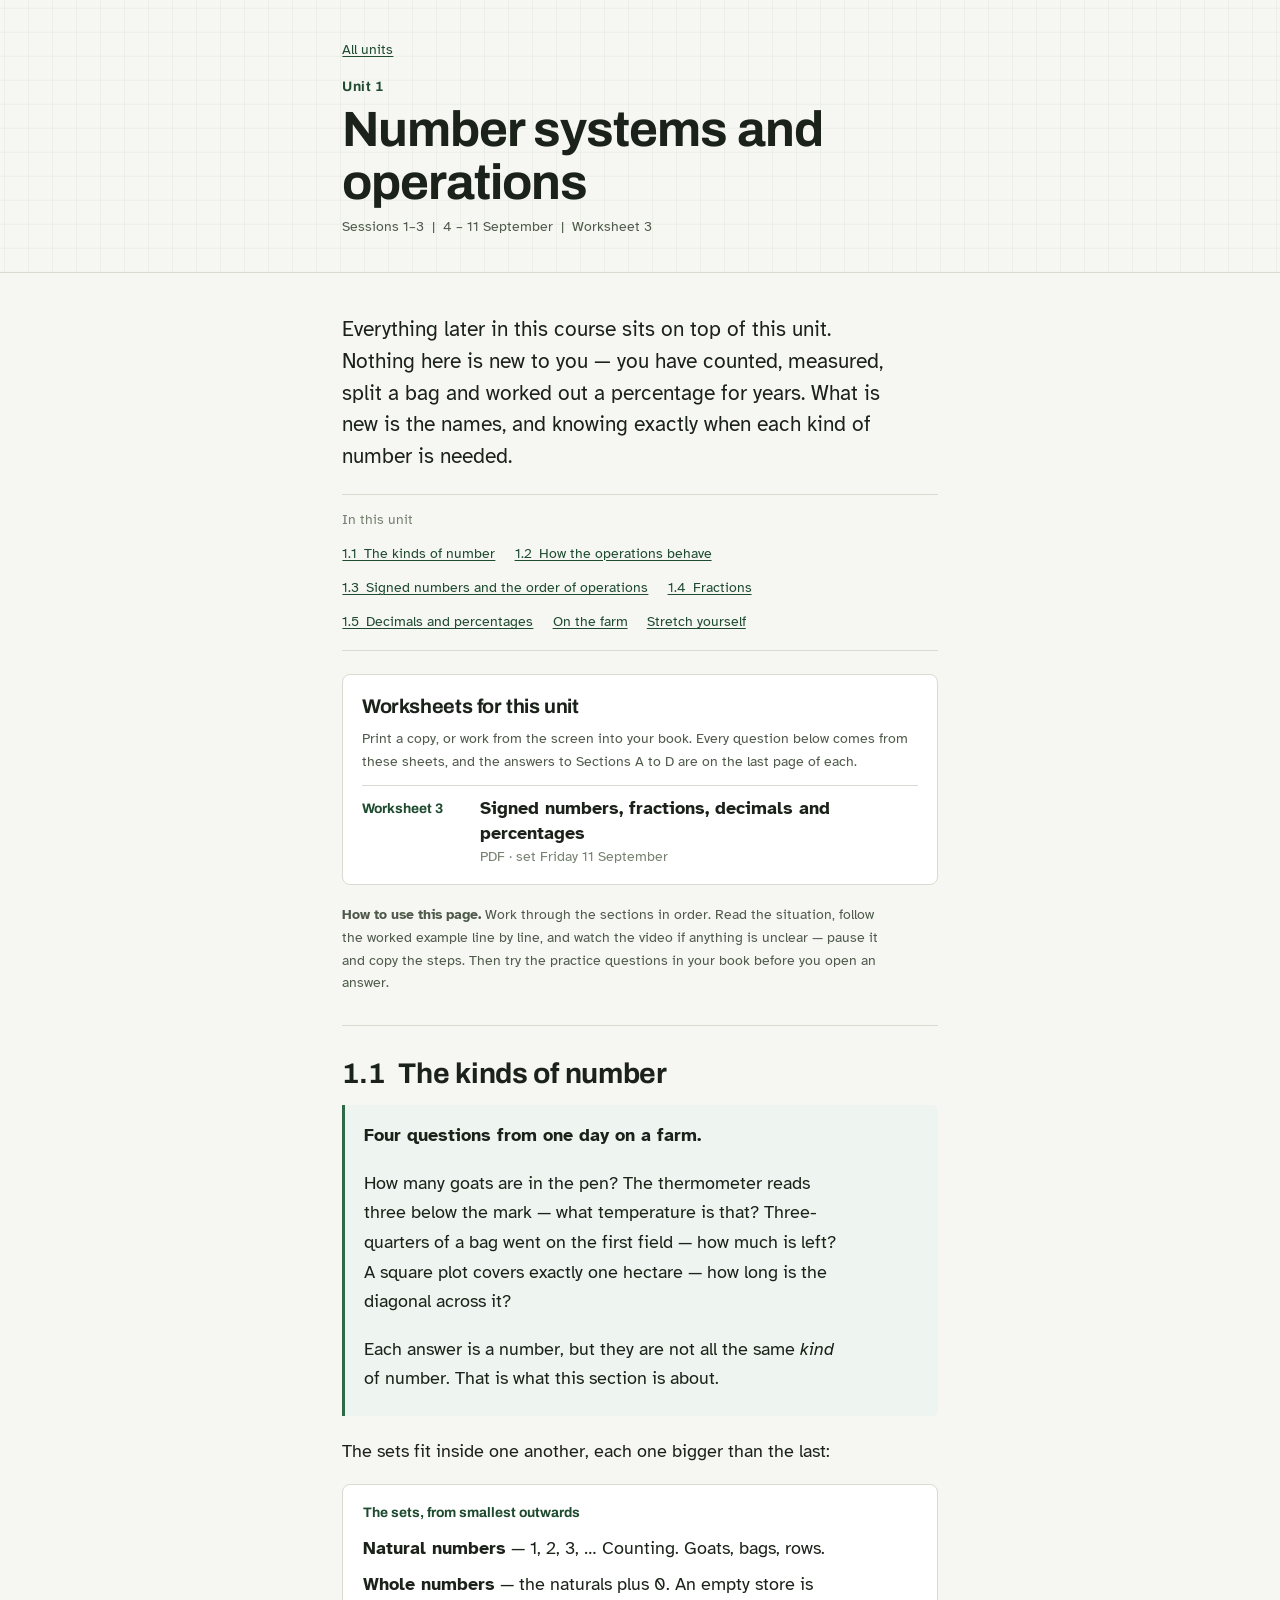
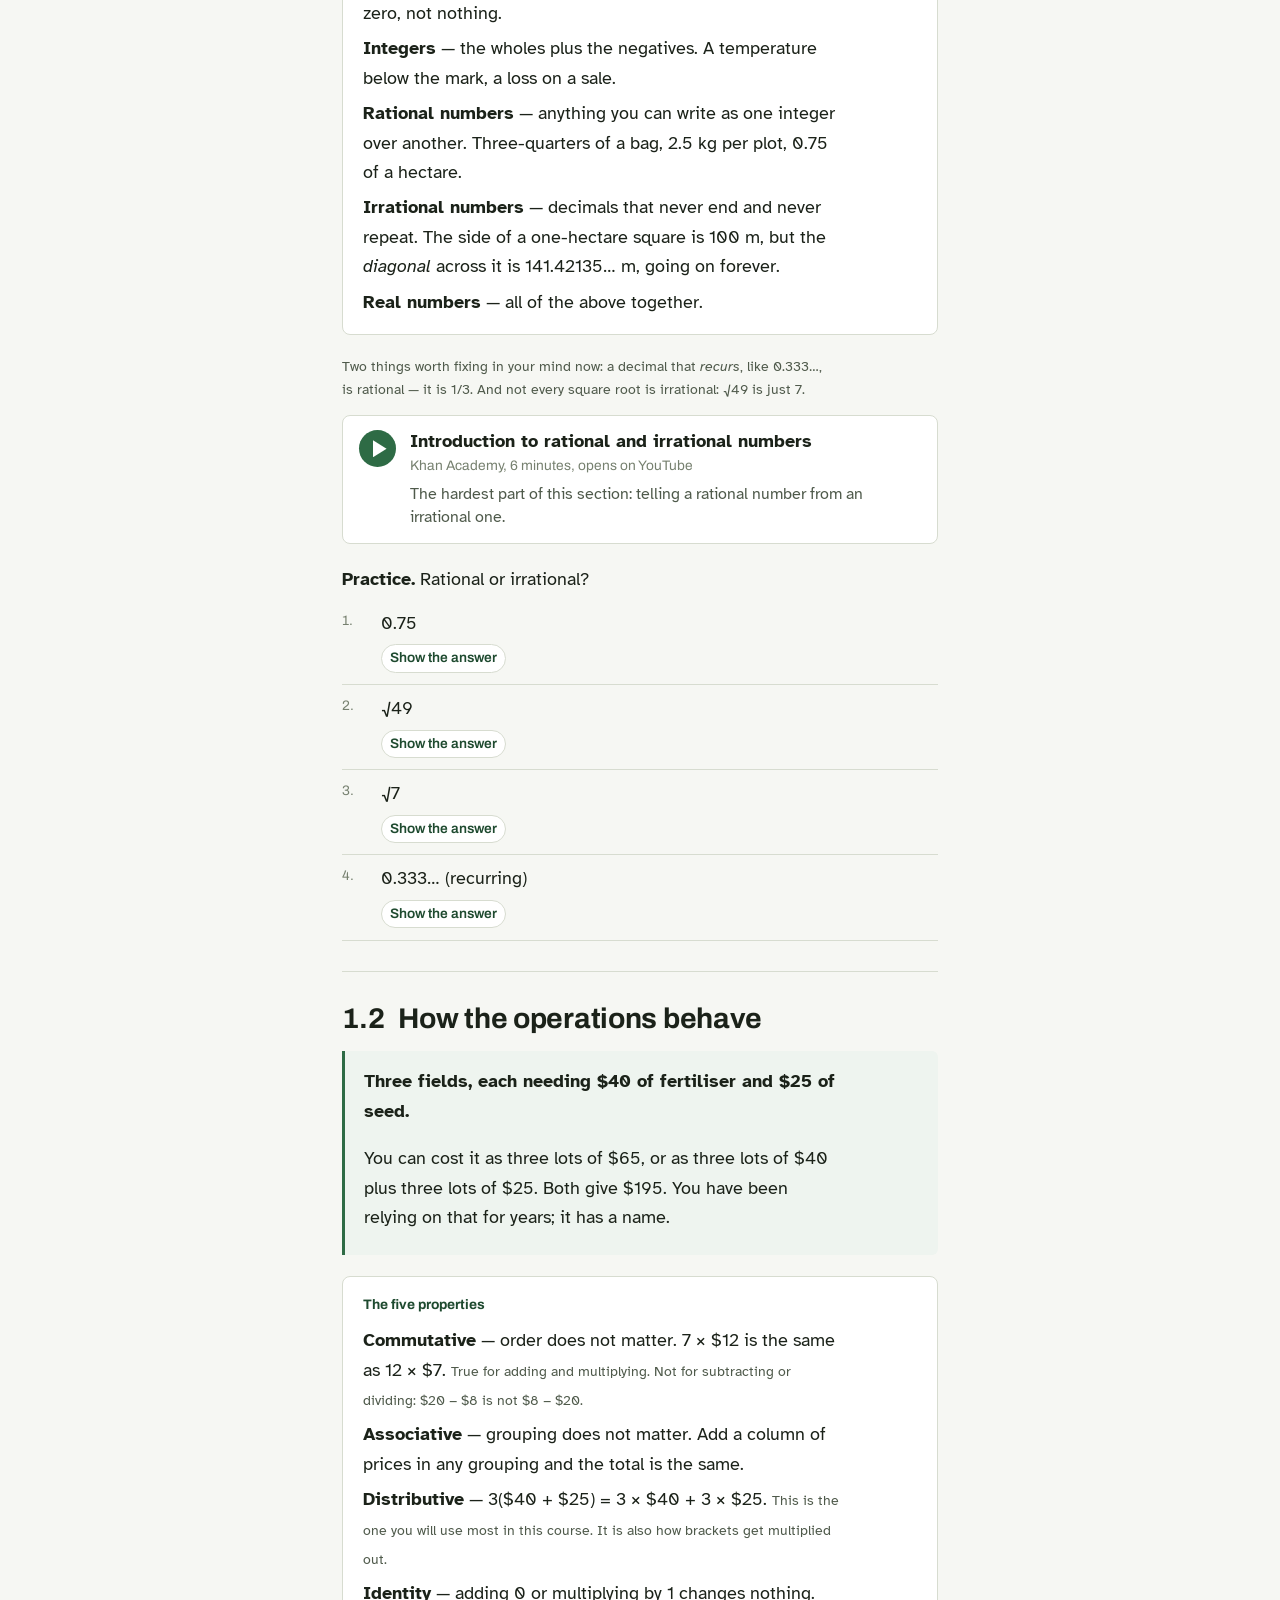
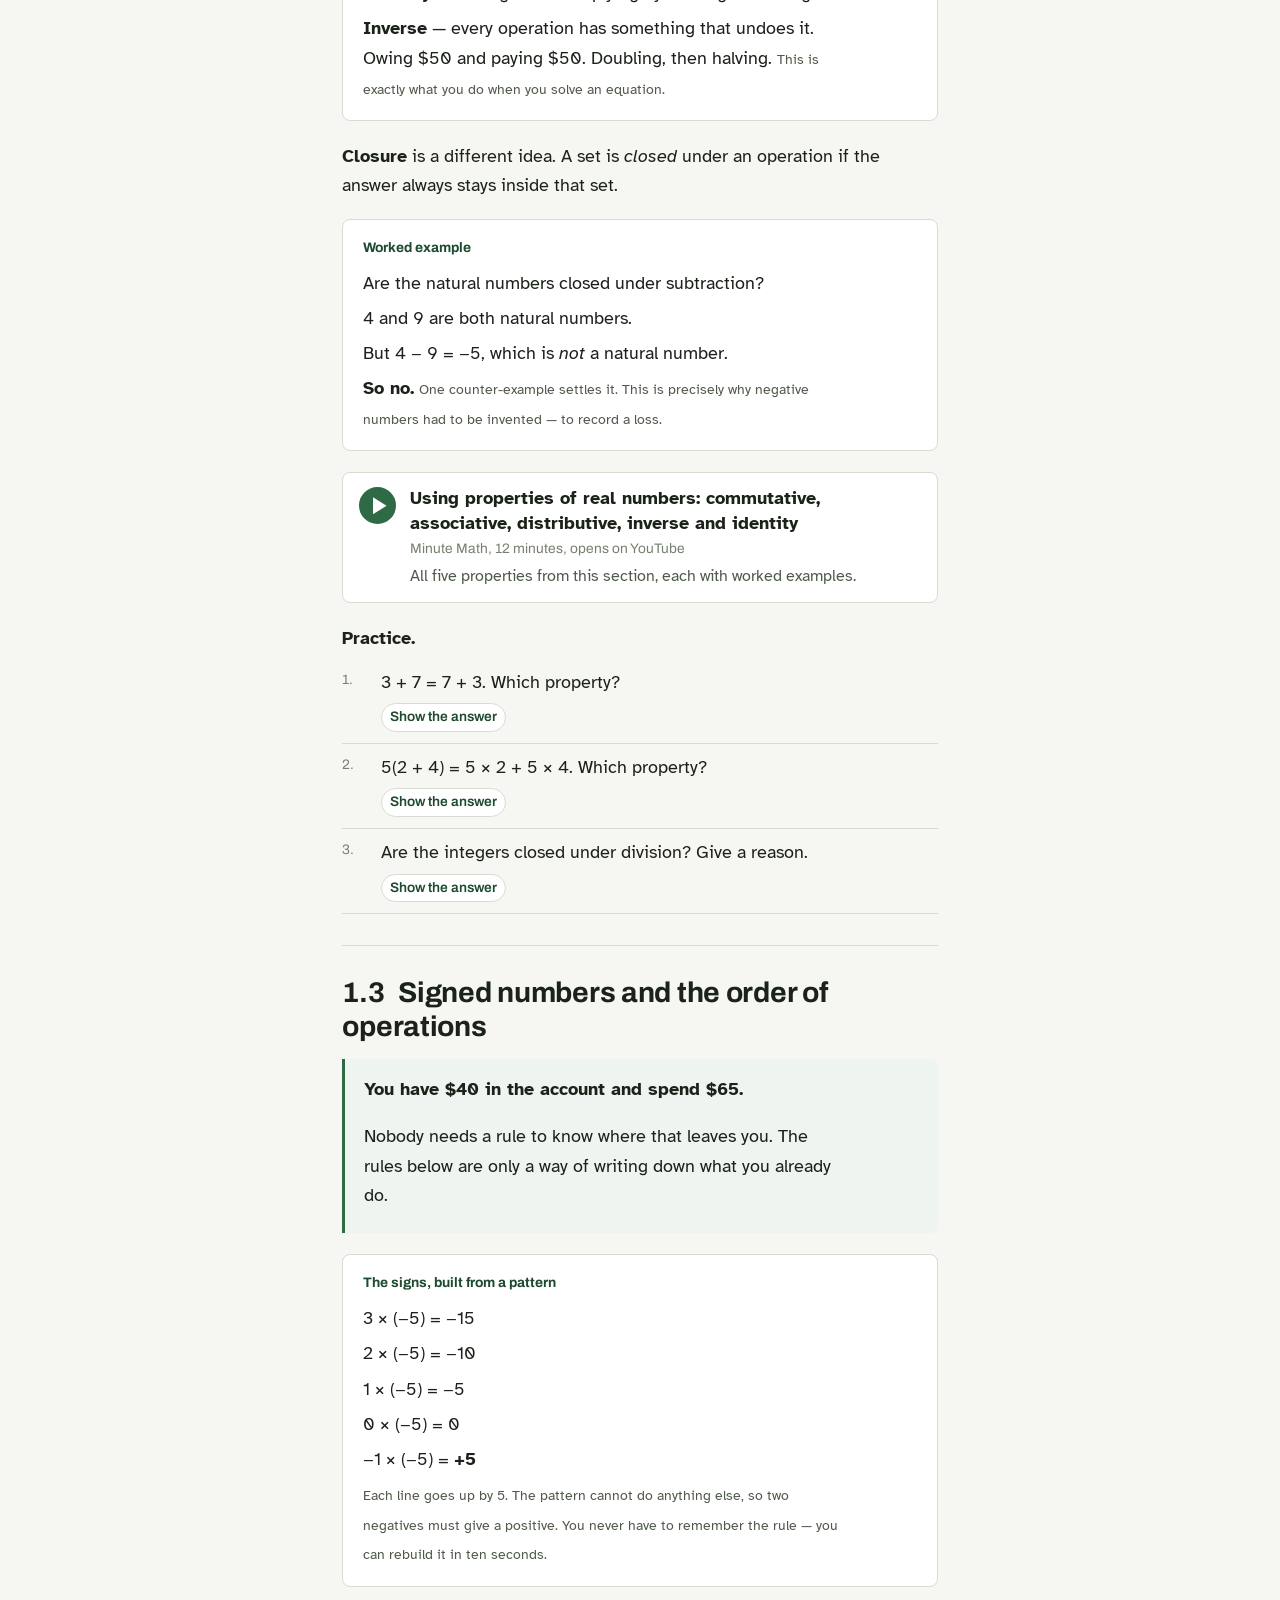
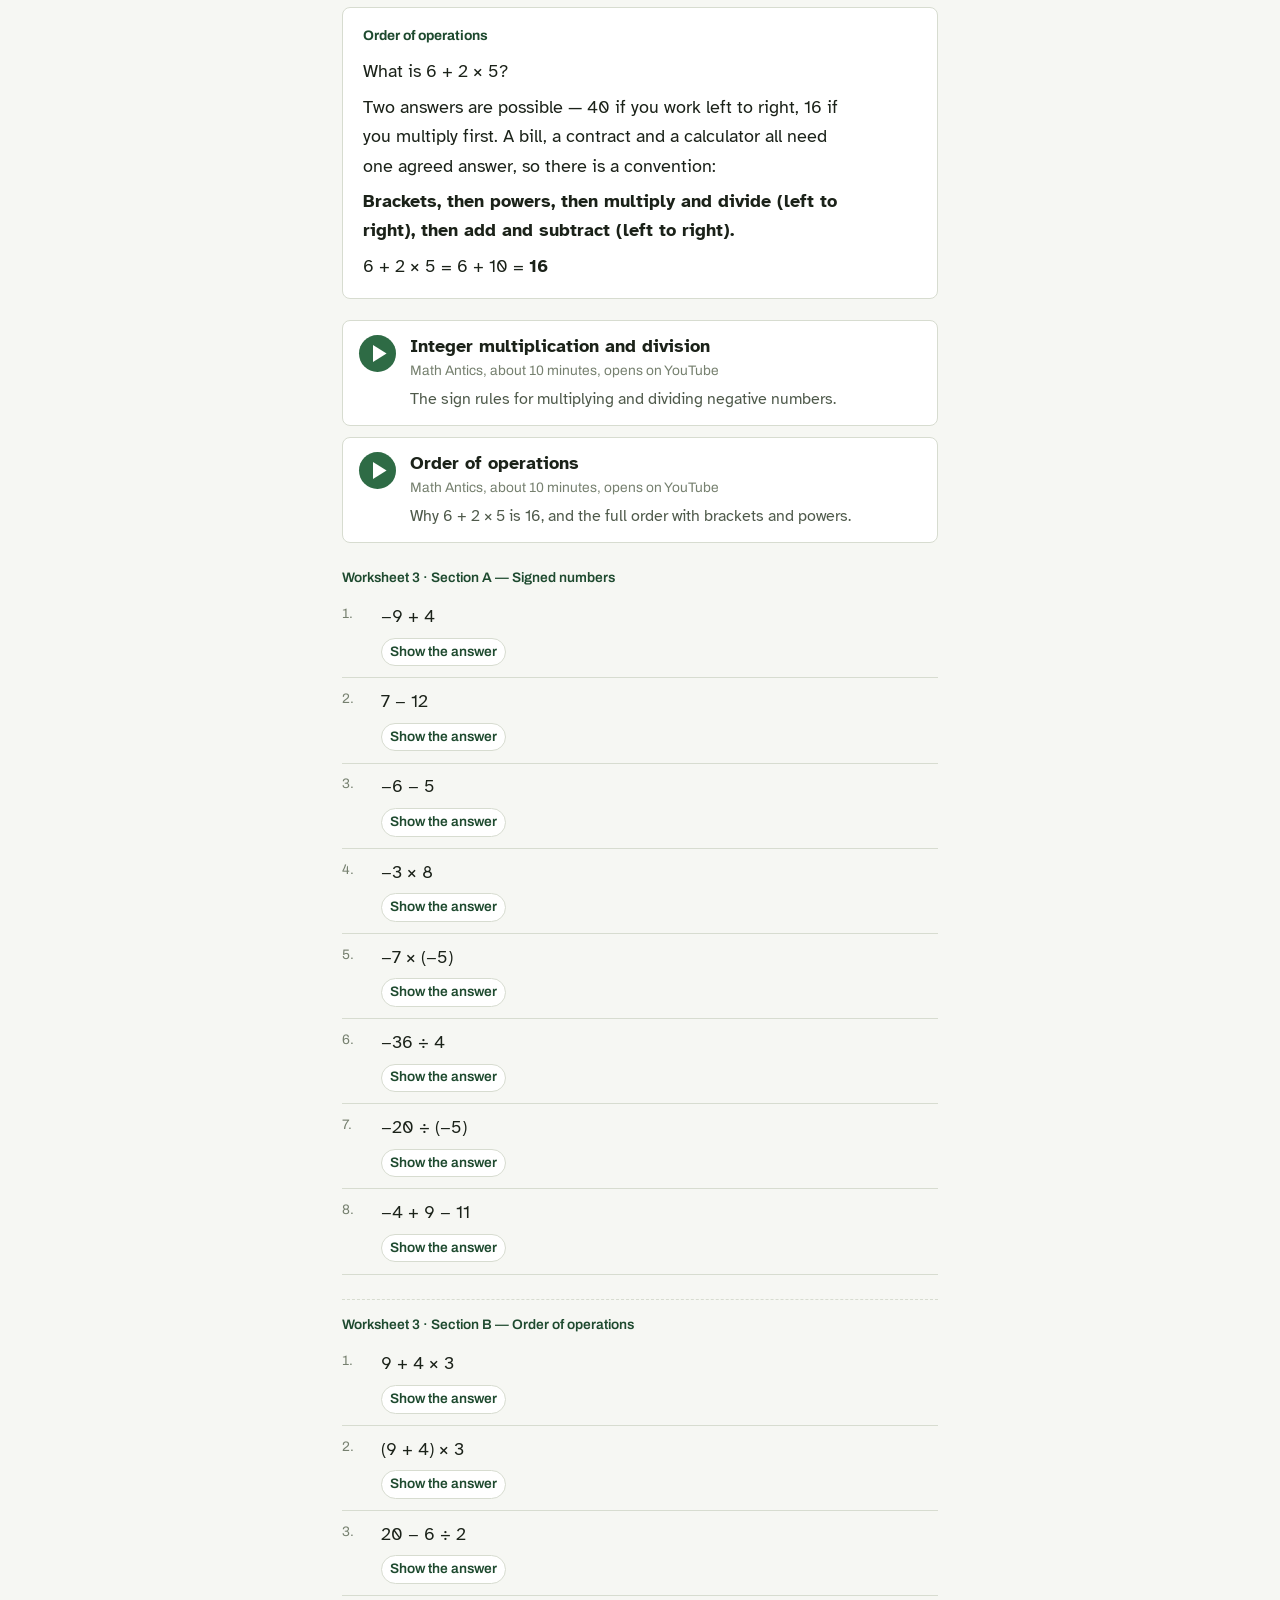
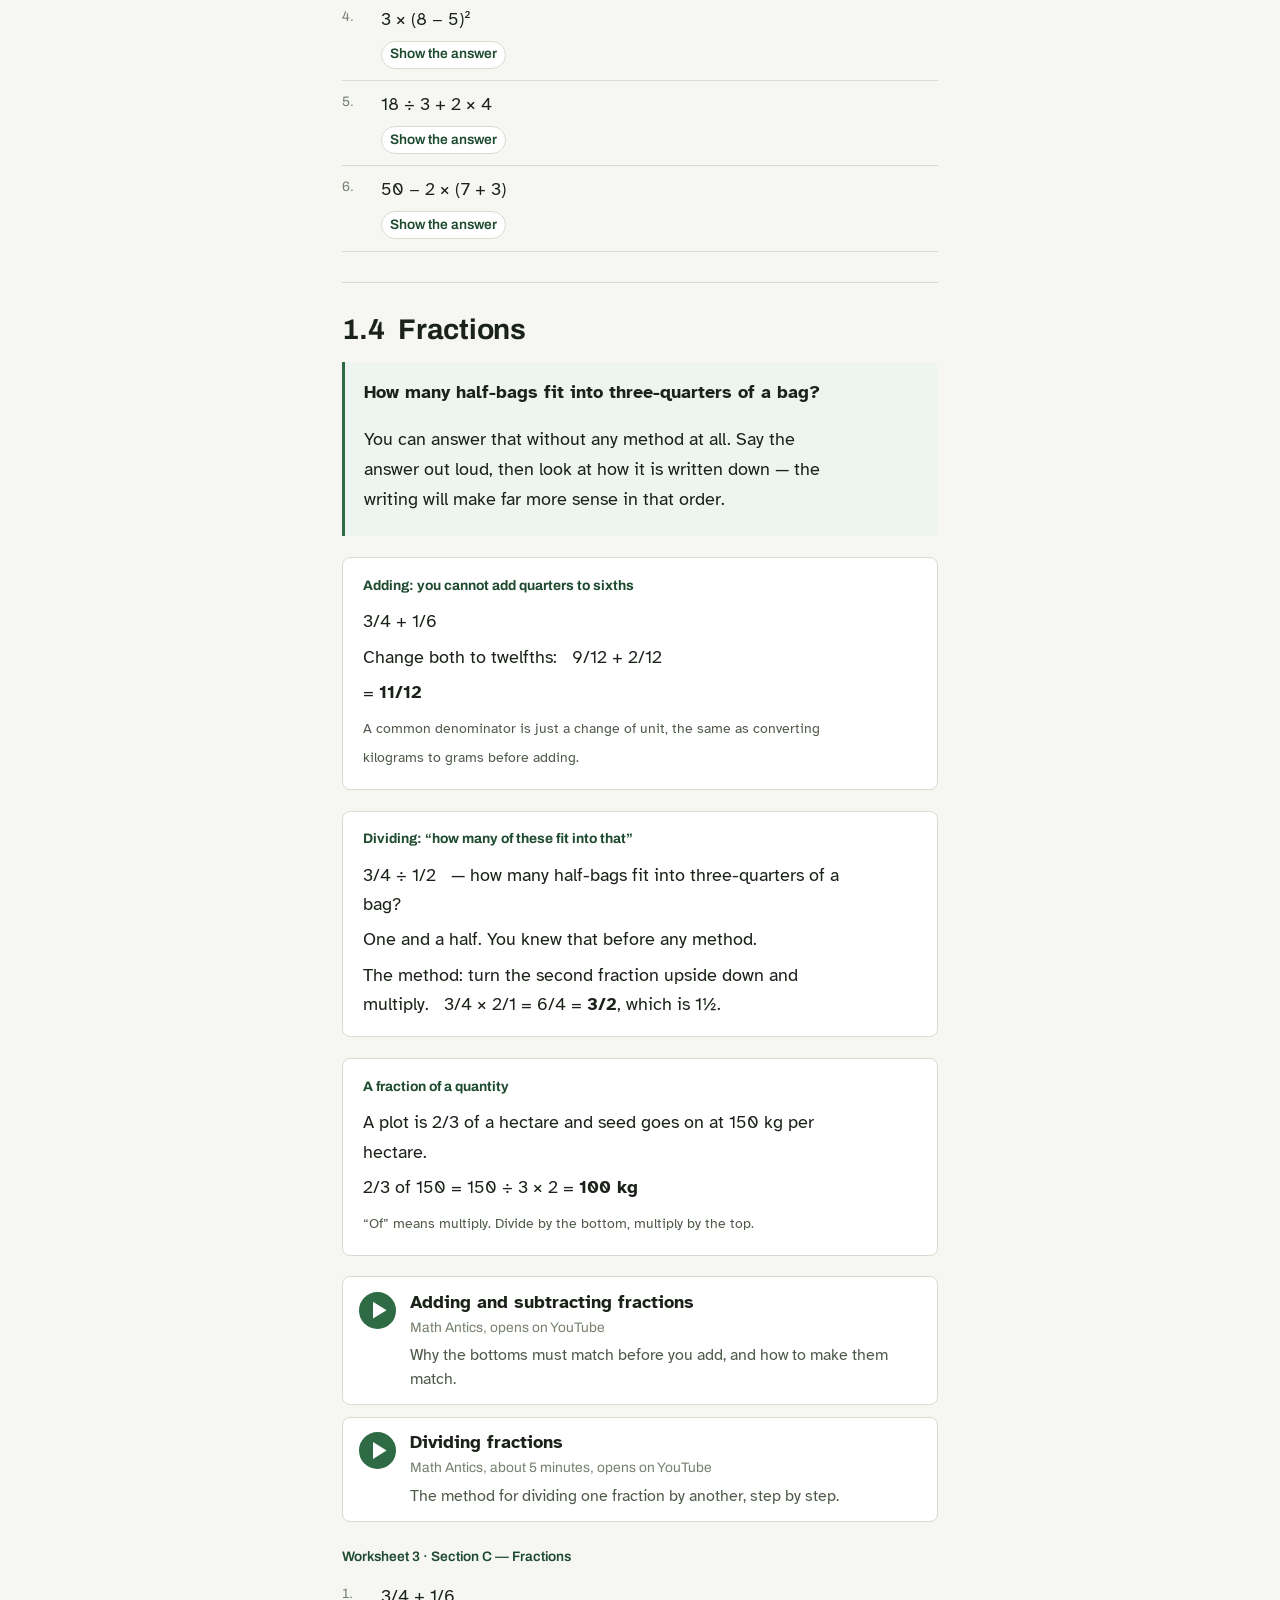
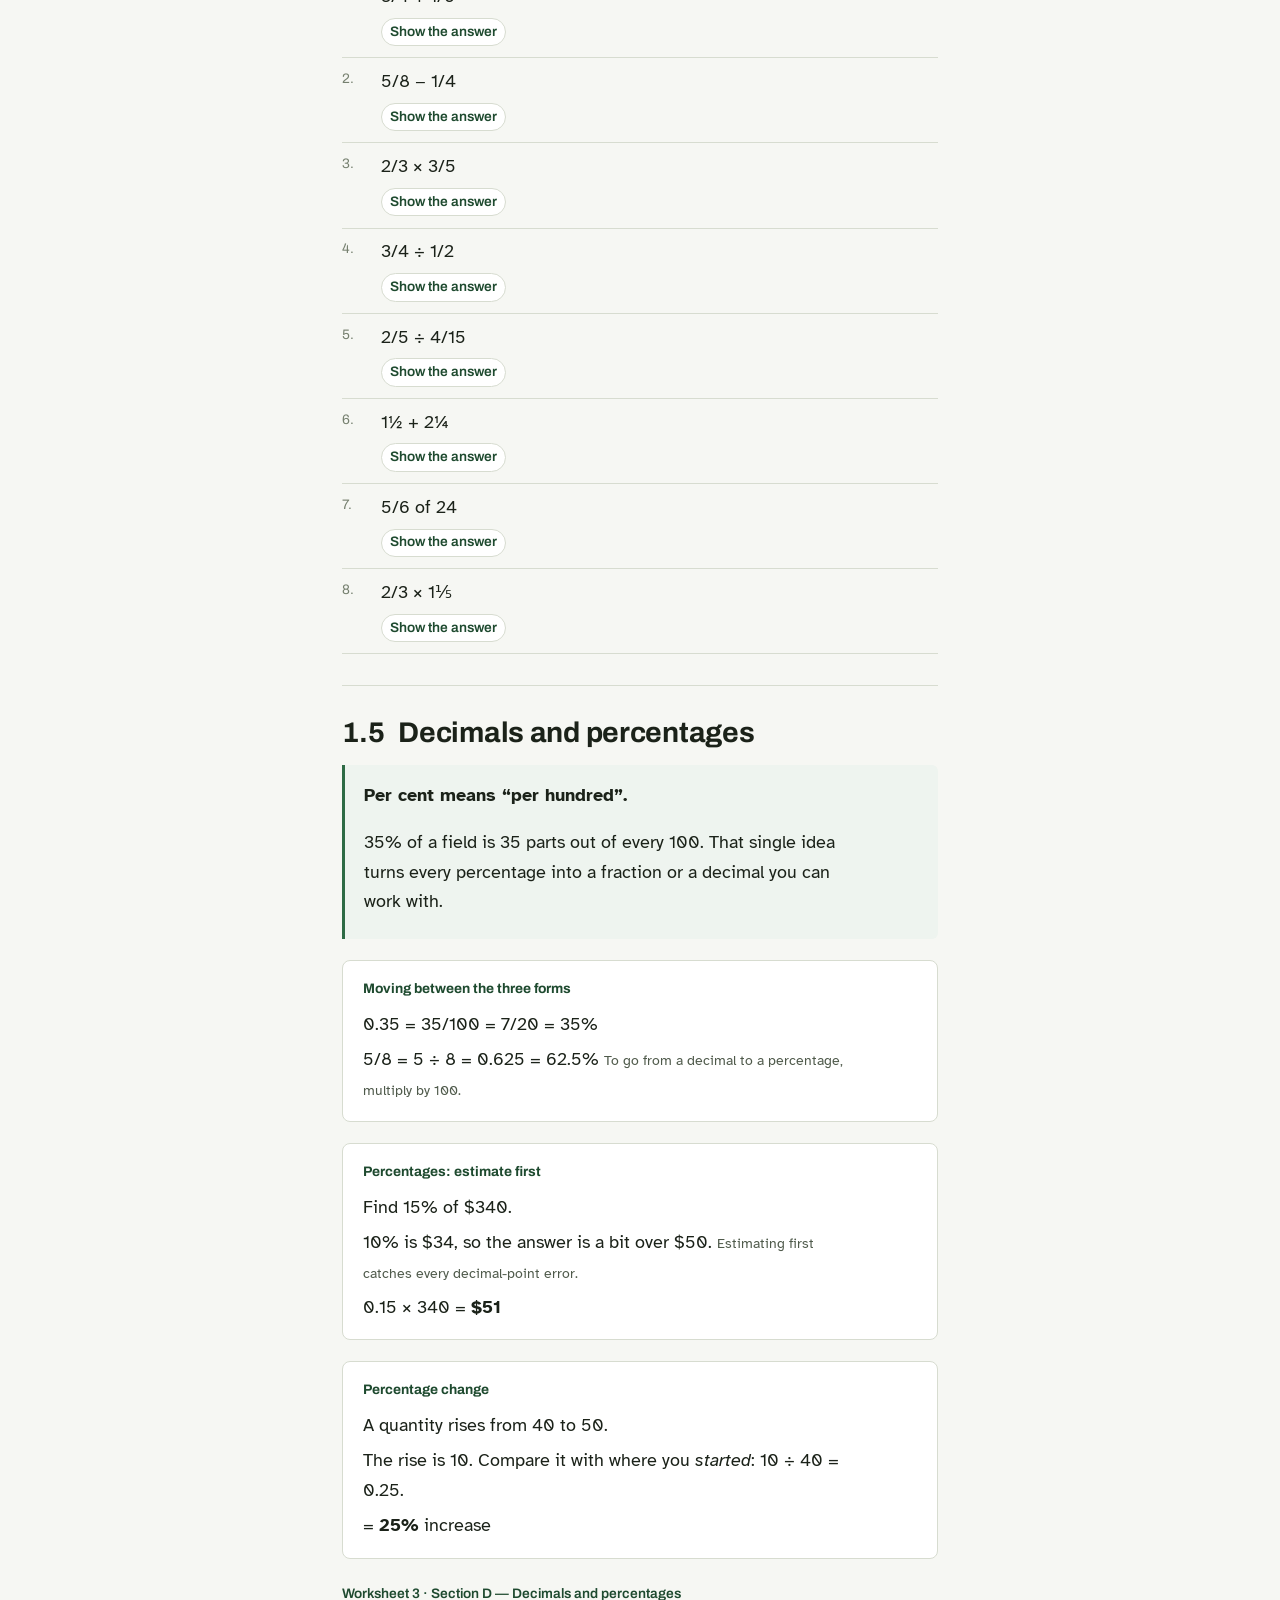
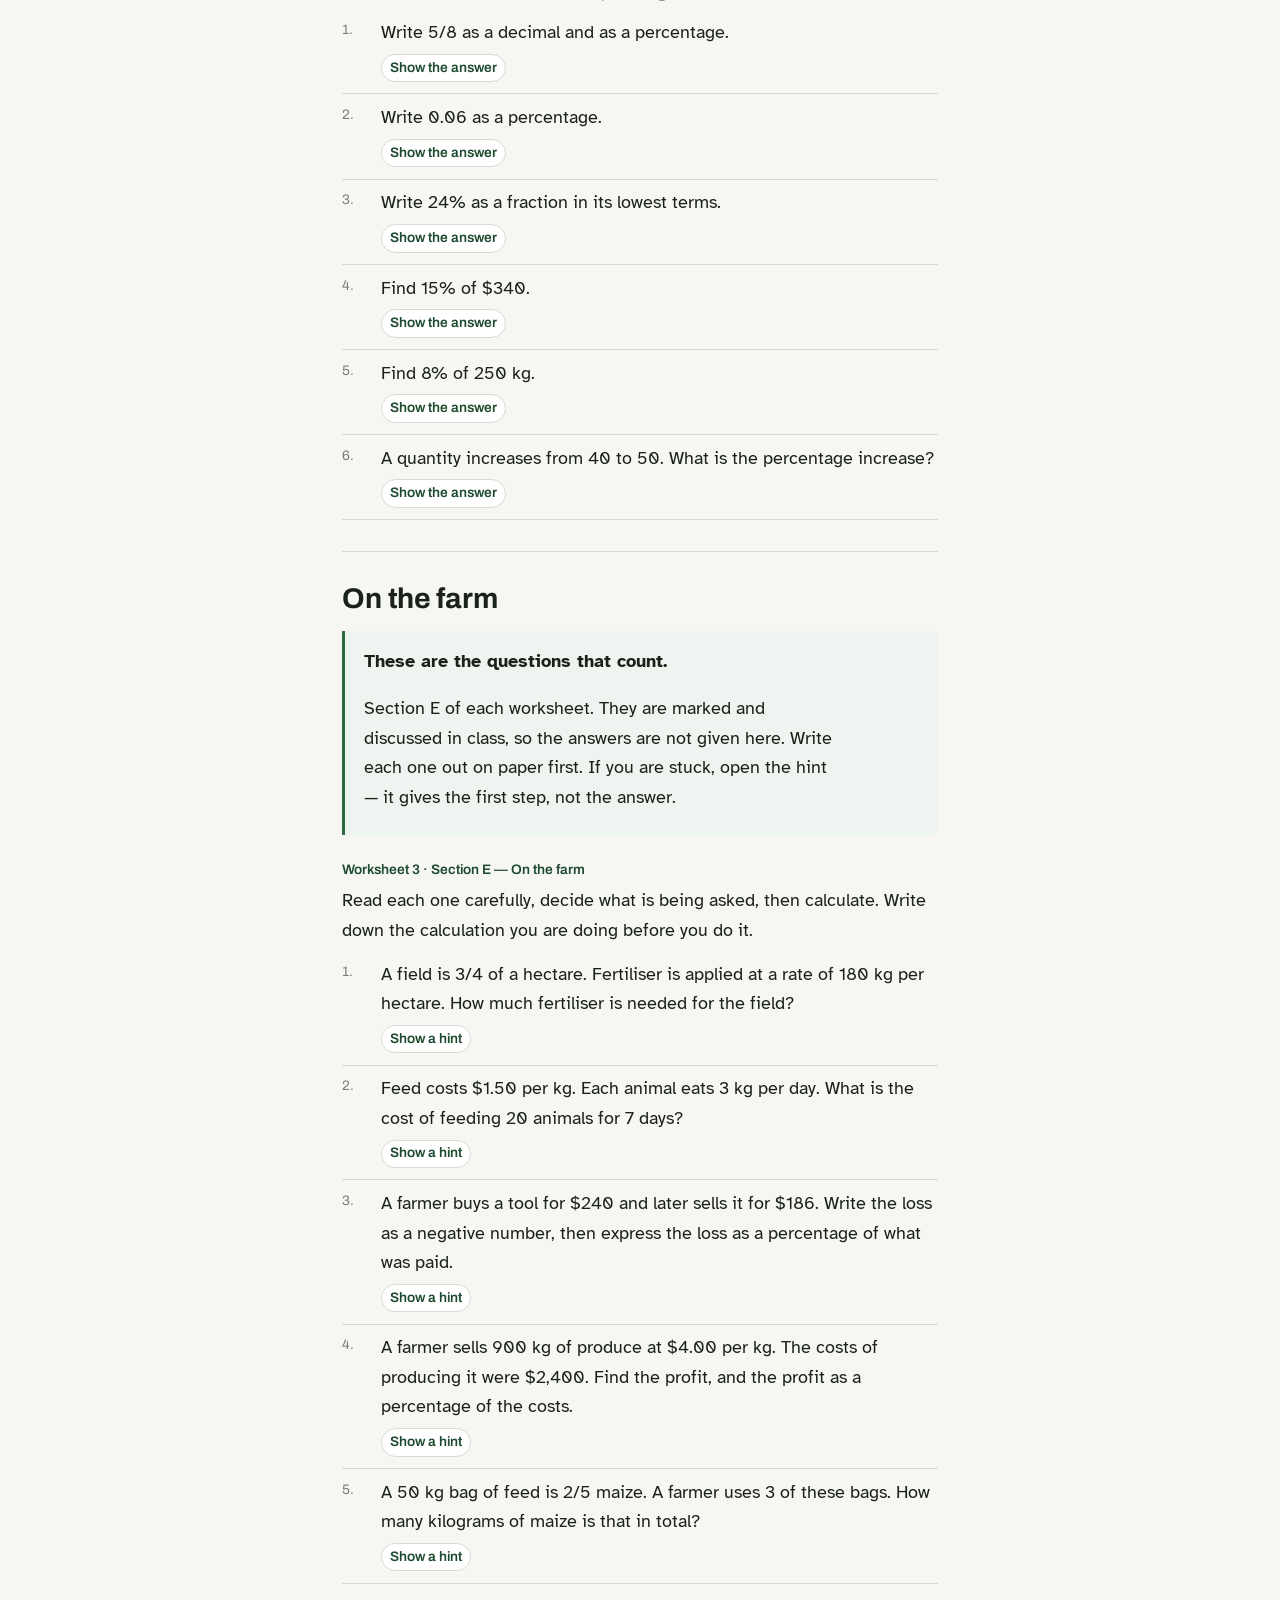
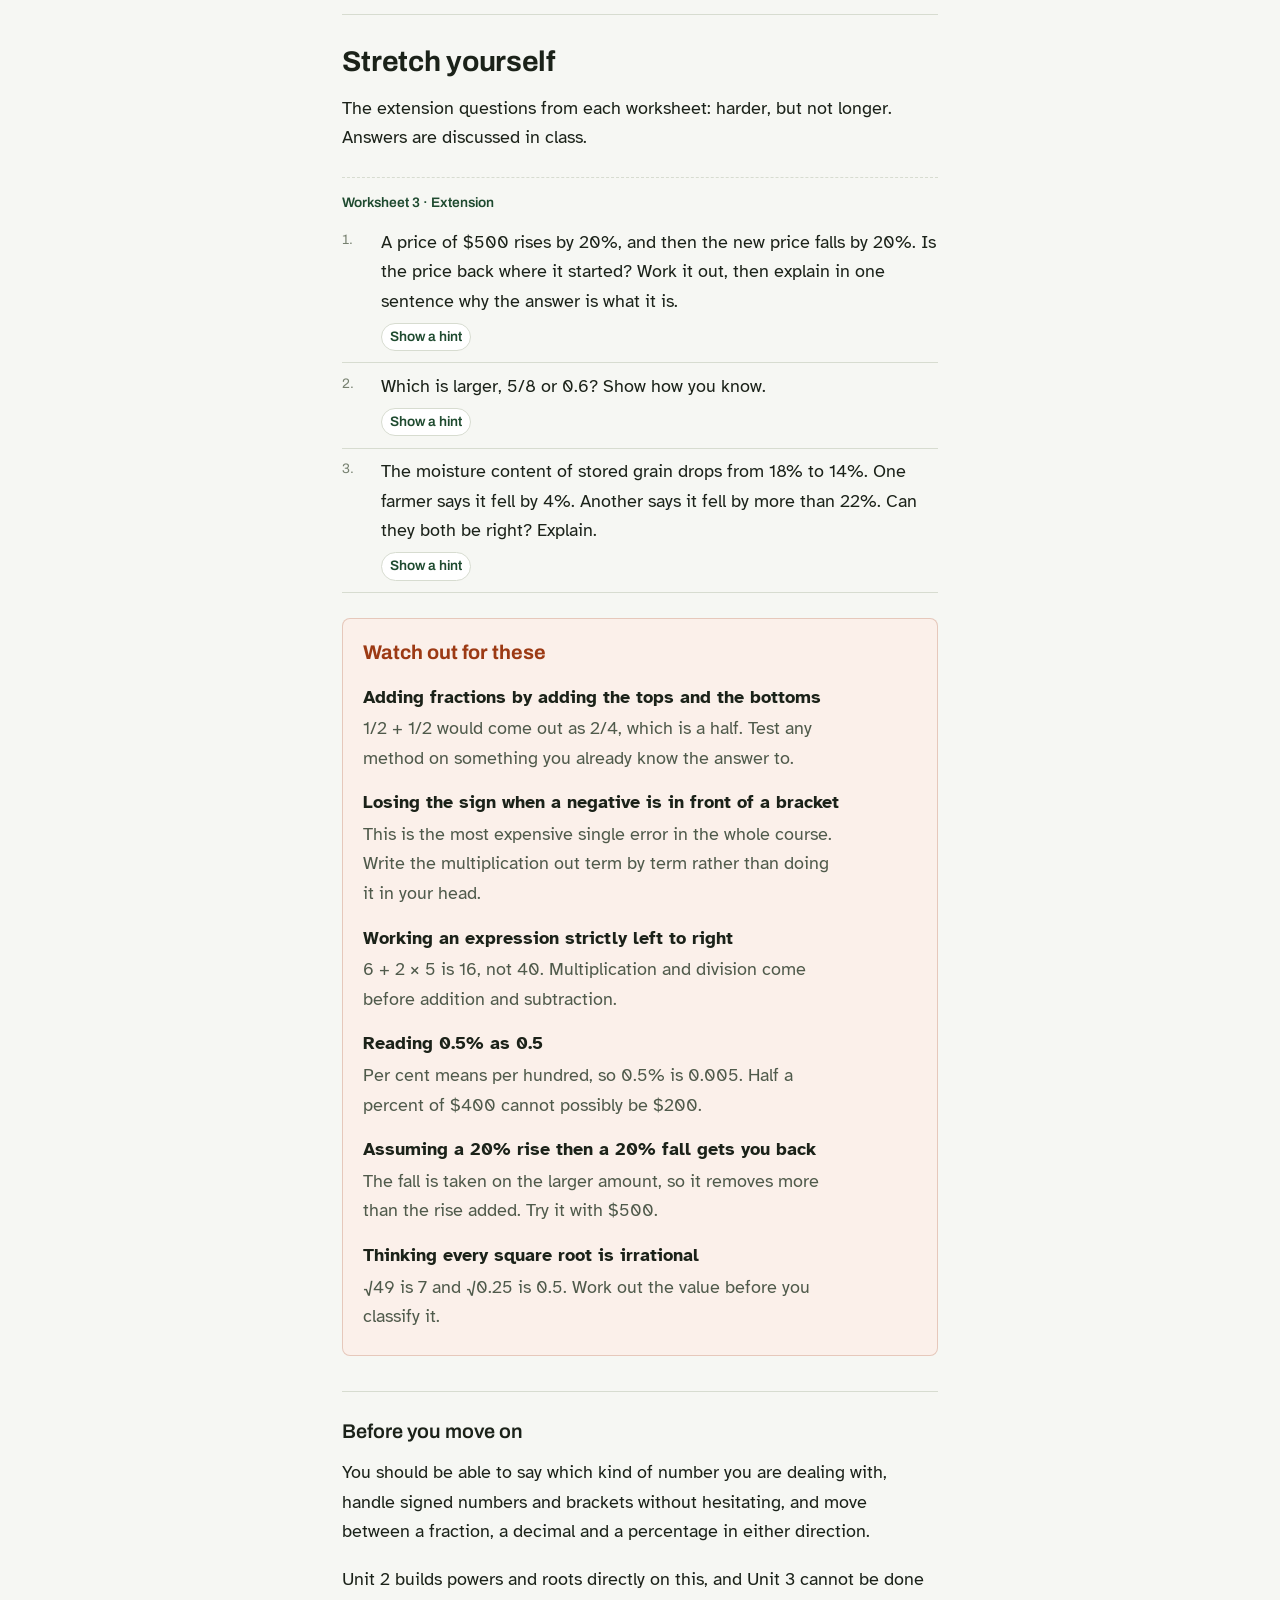
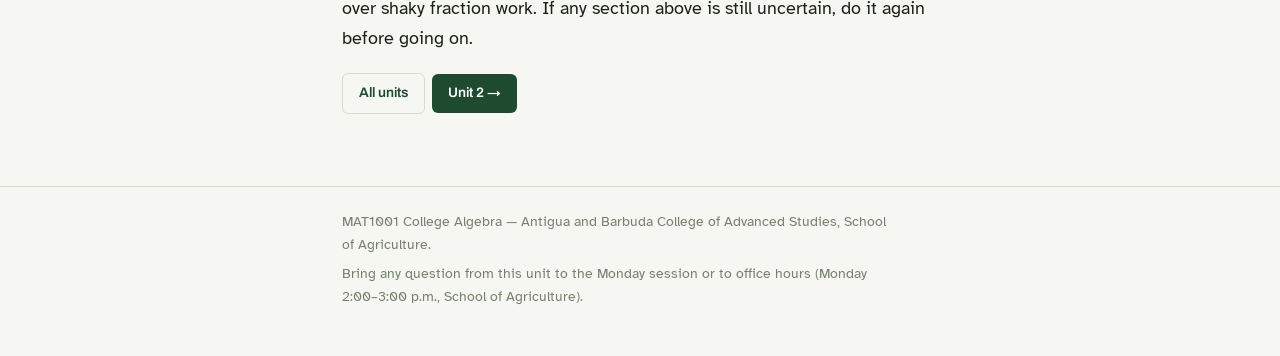
<file: unit-01.html>
<!DOCTYPE html>
<html lang="en">
<head>
<meta charset="utf-8">
<meta name="viewport" content="width=device-width, initial-scale=1">
<title>Unit 1 — Number systems and operations | MAT1001</title>
<meta name="description" content="Unit 1 of MAT1001 College Algebra: kinds of number, properties of operations, signed numbers, order of operations, fractions, decimals and percentages.">
<link rel="preconnect" href="https://fonts.googleapis.com">
<link rel="preconnect" href="https://fonts.gstatic.com" crossorigin>
<link href="https://fonts.googleapis.com/css2?family=Archivo:wght@500;600;700&family=Atkinson+Hyperlegible:ital,wght@0,400;0,700;1,400&display=swap" rel="stylesheet">
<link rel="stylesheet" href="styles.css">
</head>
<body>

<header class="masthead">
  <div class="wrap">
    <a class="backlink" href="index.html">All units</a>
    <p class="course-code">Unit 1</p>
    <h1>Number systems and operations</h1>
    <p class="school">Sessions 1&ndash;3 &nbsp;|&nbsp; 4 &ndash; 11 September &nbsp;|&nbsp; Worksheet 3</p>
  </div>
</header>

<main>
  <section class="page-section">
    <div class="wrap">

<p class="lead unit-lead">Everything later in this course sits on top of this unit. Nothing here is new to you &mdash; you have counted, measured, split a bag and worked out a percentage for years. What is new is the names, and knowing exactly when each kind of number is needed.</p>
<nav class="contents" aria-label="In this unit"><p>In this unit</p><ul><li><a href="#t1-1">1.1&ensp;The kinds of number</a></li><li><a href="#t1-2">1.2&ensp;How the operations behave</a></li><li><a href="#t1-3">1.3&ensp;Signed numbers and the order of operations</a></li><li><a href="#t1-4">1.4&ensp;Fractions</a></li><li><a href="#t1-5">1.5&ensp;Decimals and percentages</a></li><li><a href="#farm">On the farm</a></li><li><a href="#stretch">Stretch yourself</a></li></ul></nav>
<div class="downloads"><h2>Worksheets for this unit</h2><p>Print a copy, or work from the screen into your book. Every question below comes from these sheets, and the answers to Sections A to D are on the last page of each.</p><ul><li><a class="dl" href="worksheet-03.pdf" target="_blank" rel="noopener"><span class="dl-no">Worksheet 3</span><span class="dl-title">Signed numbers, fractions, decimals and percentages</span><span class="dl-meta">PDF &middot; set Friday 11 September</span></a></li></ul></div>
<p class="howto"><strong>How to use this page.</strong> Work through the sections in order. Read the situation, follow the worked example line by line, and watch the video if anything is unclear &mdash; pause it and copy the steps. Then try the practice questions in your book before you open an answer.</p>

<!-- 1.1 -->
<div class="topic" id="t1-1"><h3>1.1&ensp;The kinds of number</h3><div class="situation"><p class="ask">Four questions from one day on a farm.</p><p>How many goats are in the pen? The thermometer reads three below the mark &mdash; what temperature is that? Three-quarters of a bag went on the first field &mdash; how much is left? A square plot covers exactly one hectare &mdash; how long is the diagonal across it?</p><p>Each answer is a number, but they are not all the same <em>kind</em> of number. That is what this section is about.</p></div><p>The sets fit inside one another, each one bigger than the last:</p><div class="worked"><h4>The sets, from smallest outwards</h4><p class="step"><strong>Natural numbers</strong> &mdash; 1, 2, 3, &hellip; Counting. Goats, bags, rows.</p><p class="step"><strong>Whole numbers</strong> &mdash; the naturals plus 0. An empty store is zero, not nothing.</p><p class="step"><strong>Integers</strong> &mdash; the wholes plus the negatives. A temperature below the mark, a loss on a sale.</p><p class="step"><strong>Rational numbers</strong> &mdash; anything you can write as one integer over another. Three-quarters of a bag, 2.5&nbsp;kg per plot, 0.75 of a hectare.</p><p class="step"><strong>Irrational numbers</strong> &mdash; decimals that never end and never repeat. The side of a one-hectare square is 100&nbsp;m, but the <em>diagonal</em> across it is 141.42135&hellip;&nbsp;m, going on forever.</p><p class="step"><strong>Real numbers</strong> &mdash; all of the above together.</p></div><p class="aside">Two things worth fixing in your mind now: a decimal that <em>recurs</em>, like 0.333&hellip;, is rational &mdash; it is 1/3. And not every square root is irrational: &radic;49 is just 7.</p><a class="watch" href="https://www.youtube.com/watch?v=cLP7INqs3JM" target="_blank" rel="noopener"><span class="play" aria-hidden="true"></span><span class="watch-body"><span class="watch-title">Introduction to rational and irrational numbers</span><span class="watch-meta">Khan Academy, 6 minutes, opens on YouTube</span><span class="watch-why">The hardest part of this section: telling a rational number from an irrational one.</span></span></a><p class="lead-in"><strong>Practice.</strong> Rational or irrational?</p><ol class="practice"><li><p class="ask">0.75</p><details class="answer"><summary>Show the answer</summary><p class="reveal">Rational <span class="note">&mdash; it is 3/4</span></p></details></li><li><p class="ask">√49</p><details class="answer"><summary>Show the answer</summary><p class="reveal">Rational <span class="note">&mdash; it equals 7, a whole number</span></p></details></li><li><p class="ask">√7</p><details class="answer"><summary>Show the answer</summary><p class="reveal">Irrational <span class="note">&mdash; 2.6457…, never ends, never repeats</span></p></details></li><li><p class="ask">0.333… (recurring)</p><details class="answer"><summary>Show the answer</summary><p class="reveal">Rational <span class="note">&mdash; it is 1/3</span></p></details></li></ol></div>

<!-- 1.2 -->
<div class="topic" id="t1-2"><h3>1.2&ensp;How the operations behave</h3><div class="situation"><p class="ask">Three fields, each needing $40 of fertiliser and $25 of seed.</p><p>You can cost it as three lots of $65, or as three lots of $40 plus three lots of $25. Both give $195. You have been relying on that for years; it has a name.</p></div><div class="worked"><h4>The five properties</h4><p class="step"><strong>Commutative</strong> &mdash; order does not matter. 7 &times; $12 is the same as 12 &times; $7. <span class="because">True for adding and multiplying. Not for subtracting or dividing: $20 &minus; $8 is not $8 &minus; $20.</span></p><p class="step"><strong>Associative</strong> &mdash; grouping does not matter. Add a column of prices in any grouping and the total is the same.</p><p class="step"><strong>Distributive</strong> &mdash; 3($40 + $25) = 3 &times; $40 + 3 &times; $25. <span class="because">This is the one you will use most in this course. It is also how brackets get multiplied out.</span></p><p class="step"><strong>Identity</strong> &mdash; adding 0 or multiplying by 1 changes nothing.</p><p class="step"><strong>Inverse</strong> &mdash; every operation has something that undoes it. Owing $50 and paying $50. Doubling, then halving. <span class="because">This is exactly what you do when you solve an equation.</span></p></div><p><strong>Closure</strong> is a different idea. A set is <em>closed</em> under an operation if the answer always stays inside that set.</p><div class="worked"><h4>Worked example</h4><p class="step">Are the natural numbers closed under subtraction?</p><p class="step">4 and 9 are both natural numbers.</p><p class="step">But 4 &minus; 9 = &minus;5, which is <em>not</em> a natural number.</p><p class="step"><strong>So no.</strong> <span class="because">One counter-example settles it. This is precisely why negative numbers had to be invented &mdash; to record a loss.</span></p></div><a class="watch" href="https://www.youtube.com/watch?v=Ax3kefkdEP8" target="_blank" rel="noopener"><span class="play" aria-hidden="true"></span><span class="watch-body"><span class="watch-title">Using properties of real numbers: commutative, associative, distributive, inverse and identity</span><span class="watch-meta">Minute Math, 12 minutes, opens on YouTube</span><span class="watch-why">All five properties from this section, each with worked examples.</span></span></a><p class="lead-in"><strong>Practice.</strong></p><ol class="practice"><li><p class="ask">3 + 7 = 7 + 3. Which property?</p><details class="answer"><summary>Show the answer</summary><p class="reveal">Commutative <span class="note">&mdash; the order changed, not the grouping</span></p></details></li><li><p class="ask">5(2 + 4) = 5 × 2 + 5 × 4. Which property?</p><details class="answer"><summary>Show the answer</summary><p class="reveal">Distributive</p></details></li><li><p class="ask">Are the integers closed under division? Give a reason.</p><details class="answer"><summary>Show the answer</summary><p class="reveal">No <span class="note">&mdash; 7 and 2 are both integers, but 7 ÷ 2 = 3.5, which is not</span></p></details></li></ol></div>

<!-- 1.3 -->
<div class="topic" id="t1-3"><h3>1.3&ensp;Signed numbers and the order of operations</h3><div class="situation"><p class="ask">You have $40 in the account and spend $65.</p><p>Nobody needs a rule to know where that leaves you. The rules below are only a way of writing down what you already do.</p></div><div class="worked"><h4>The signs, built from a pattern</h4><p class="step">3 &times; (&minus;5) = &minus;15</p><p class="step">2 &times; (&minus;5) = &minus;10</p><p class="step">1 &times; (&minus;5) = &minus;5</p><p class="step">0 &times; (&minus;5) = 0</p><p class="step">&minus;1 &times; (&minus;5) = <strong>+5</strong></p><p class="step"> <span class="because">Each line goes up by 5. The pattern cannot do anything else, so two negatives must give a positive. You never have to remember the rule &mdash; you can rebuild it in ten seconds.</span></p></div><div class="worked"><h4>Order of operations</h4><p class="step">What is 6 + 2 &times; 5?</p><p class="step">Two answers are possible &mdash; 40 if you work left to right, 16 if you multiply first. A bill, a contract and a calculator all need one agreed answer, so there is a convention:</p><p class="step"><strong>Brackets, then powers, then multiply and divide (left to right), then add and subtract (left to right).</strong></p><p class="step">6 + 2 &times; 5 = 6 + 10 = <strong>16</strong></p></div><div class="watch-pair"><a class="watch" href="https://www.youtube.com/watch?v=K_tPbVPfHgk" target="_blank" rel="noopener"><span class="play" aria-hidden="true"></span><span class="watch-body"><span class="watch-title">Integer multiplication and division</span><span class="watch-meta">Math Antics, about 10 minutes, opens on YouTube</span><span class="watch-why">The sign rules for multiplying and dividing negative numbers.</span></span></a><a class="watch" href="https://www.youtube.com/watch?v=dAgfnK528RA" target="_blank" rel="noopener"><span class="play" aria-hidden="true"></span><span class="watch-body"><span class="watch-title">Order of operations</span><span class="watch-meta">Math Antics, about 10 minutes, opens on YouTube</span><span class="watch-why">Why 6 + 2 &times; 5 is 16, and the full order with brackets and powers.</span></span></a></div><p class="from">Worksheet 3 &middot; Section A &mdash; Signed numbers</p><ol class="practice"><li><p class="ask">−9 + 4</p><details class="answer"><summary>Show the answer</summary><p class="reveal">−5</p></details></li><li><p class="ask">7 − 12</p><details class="answer"><summary>Show the answer</summary><p class="reveal">−5</p></details></li><li><p class="ask">−6 − 5</p><details class="answer"><summary>Show the answer</summary><p class="reveal">−11</p></details></li><li><p class="ask">−3 × 8</p><details class="answer"><summary>Show the answer</summary><p class="reveal">−24</p></details></li><li><p class="ask">−7 × (−5)</p><details class="answer"><summary>Show the answer</summary><p class="reveal">35 <span class="note">&mdash; two negatives make a positive</span></p></details></li><li><p class="ask">−36 ÷ 4</p><details class="answer"><summary>Show the answer</summary><p class="reveal">−9</p></details></li><li><p class="ask">−20 ÷ (−5)</p><details class="answer"><summary>Show the answer</summary><p class="reveal">4</p></details></li><li><p class="ask">−4 + 9 − 11</p><details class="answer"><summary>Show the answer</summary><p class="reveal">−6</p></details></li></ol><p class="from">Worksheet 3 &middot; Section B &mdash; Order of operations</p><ol class="practice"><li><p class="ask">9 + 4 × 3</p><details class="answer"><summary>Show the answer</summary><p class="reveal">21 <span class="note">&mdash; multiply before adding</span></p></details></li><li><p class="ask">(9 + 4) × 3</p><details class="answer"><summary>Show the answer</summary><p class="reveal">39 <span class="note">&mdash; the bracket comes first</span></p></details></li><li><p class="ask">20 − 6 ÷ 2</p><details class="answer"><summary>Show the answer</summary><p class="reveal">17</p></details></li><li><p class="ask">3 × (8 − 5)²</p><details class="answer"><summary>Show the answer</summary><p class="reveal">27 <span class="note">&mdash; bracket, then the power, then multiply</span></p></details></li><li><p class="ask">18 ÷ 3 + 2 × 4</p><details class="answer"><summary>Show the answer</summary><p class="reveal">14</p></details></li><li><p class="ask">50 − 2 × (7 + 3)</p><details class="answer"><summary>Show the answer</summary><p class="reveal">30</p></details></li></ol></div>

<!-- 1.4 -->
<div class="topic" id="t1-4"><h3>1.4&ensp;Fractions</h3><div class="situation"><p class="ask">How many half-bags fit into three-quarters of a bag?</p><p>You can answer that without any method at all. Say the answer out loud, then look at how it is written down &mdash; the writing will make far more sense in that order.</p></div><div class="worked"><h4>Adding: you cannot add quarters to sixths</h4><p class="step">3/4 + 1/6</p><p class="step">Change both to twelfths: &nbsp; 9/12 + 2/12</p><p class="step">= <strong>11/12</strong></p><p class="step"> <span class="because">A common denominator is just a change of unit, the same as converting kilograms to grams before adding.</span></p></div><div class="worked"><h4>Dividing: &ldquo;how many of these fit into that&rdquo;</h4><p class="step">3/4 &divide; 1/2 &nbsp; &mdash; how many half-bags fit into three-quarters of a bag?</p><p class="step">One and a half. You knew that before any method.</p><p class="step">The method: turn the second fraction upside down and multiply. &nbsp; 3/4 &times; 2/1 = 6/4 = <strong>3/2</strong>, which is 1&frac12;.</p></div><div class="worked"><h4>A fraction of a quantity</h4><p class="step">A plot is 2/3 of a hectare and seed goes on at 150&nbsp;kg per hectare.</p><p class="step">2/3 of 150 = 150 &divide; 3 &times; 2 = <strong>100&nbsp;kg</strong></p><p class="step"> <span class="because">&ldquo;Of&rdquo; means multiply. Divide by the bottom, multiply by the top.</span></p></div><div class="watch-pair"><a class="watch" href="https://www.youtube.com/watch?v=5juto2ze8Lg" target="_blank" rel="noopener"><span class="play" aria-hidden="true"></span><span class="watch-body"><span class="watch-title">Adding and subtracting fractions</span><span class="watch-meta">Math Antics, opens on YouTube</span><span class="watch-why">Why the bottoms must match before you add, and how to make them match.</span></span></a><a class="watch" href="https://www.youtube.com/watch?v=4lkq3DgvmJo" target="_blank" rel="noopener"><span class="play" aria-hidden="true"></span><span class="watch-body"><span class="watch-title">Dividing fractions</span><span class="watch-meta">Math Antics, about 5 minutes, opens on YouTube</span><span class="watch-why">The method for dividing one fraction by another, step by step.</span></span></a></div><p class="from">Worksheet 3 &middot; Section C &mdash; Fractions</p><ol class="practice"><li><p class="ask">3/4 + 1/6</p><details class="answer"><summary>Show the answer</summary><p class="reveal">11/12</p></details></li><li><p class="ask">5/8 − 1/4</p><details class="answer"><summary>Show the answer</summary><p class="reveal">3/8</p></details></li><li><p class="ask">2/3 × 3/5</p><details class="answer"><summary>Show the answer</summary><p class="reveal">2/5</p></details></li><li><p class="ask">3/4 ÷ 1/2</p><details class="answer"><summary>Show the answer</summary><p class="reveal">1½ <span class="note">&mdash; how many halves fit into three-quarters?</span></p></details></li><li><p class="ask">2/5 ÷ 4/15</p><details class="answer"><summary>Show the answer</summary><p class="reveal">1½</p></details></li><li><p class="ask">1½ + 2¼</p><details class="answer"><summary>Show the answer</summary><p class="reveal">3¾</p></details></li><li><p class="ask">5/6 of 24</p><details class="answer"><summary>Show the answer</summary><p class="reveal">20</p></details></li><li><p class="ask">2/3 × 1⅕</p><details class="answer"><summary>Show the answer</summary><p class="reveal">4/5</p></details></li></ol></div>

<!-- 1.5 -->
<div class="topic" id="t1-5"><h3>1.5&ensp;Decimals and percentages</h3><div class="situation"><p class="ask">Per cent means &ldquo;per hundred&rdquo;.</p><p>35% of a field is 35 parts out of every 100. That single idea turns every percentage into a fraction or a decimal you can work with.</p></div><div class="worked"><h4>Moving between the three forms</h4><p class="step">0.35 = 35/100 = 7/20 = 35%</p><p class="step">5/8 = 5 &divide; 8 = 0.625 = 62.5% <span class="because">To go from a decimal to a percentage, multiply by 100.</span></p></div><div class="worked"><h4>Percentages: estimate first</h4><p class="step">Find 15% of $340.</p><p class="step">10% is $34, so the answer is a bit over $50. <span class="because">Estimating first catches every decimal-point error.</span></p><p class="step">0.15 &times; 340 = <strong>$51</strong></p></div><div class="worked"><h4>Percentage change</h4><p class="step">A quantity rises from 40 to 50.</p><p class="step">The rise is 10. Compare it with where you <em>started</em>: 10 &divide; 40 = 0.25.</p><p class="step">= <strong>25%</strong> increase</p></div><p class="from">Worksheet 3 &middot; Section D &mdash; Decimals and percentages</p><ol class="practice"><li><p class="ask">Write 5/8 as a decimal and as a percentage.</p><details class="answer"><summary>Show the answer</summary><p class="reveal">0.625 = 62.5%</p></details></li><li><p class="ask">Write 0.06 as a percentage.</p><details class="answer"><summary>Show the answer</summary><p class="reveal">6%</p></details></li><li><p class="ask">Write 24% as a fraction in its lowest terms.</p><details class="answer"><summary>Show the answer</summary><p class="reveal">6/25</p></details></li><li><p class="ask">Find 15% of $340.</p><details class="answer"><summary>Show the answer</summary><p class="reveal">$51</p></details></li><li><p class="ask">Find 8% of 250 kg.</p><details class="answer"><summary>Show the answer</summary><p class="reveal">20 kg</p></details></li><li><p class="ask">A quantity increases from 40 to 50. What is the percentage increase?</p><details class="answer"><summary>Show the answer</summary><p class="reveal">25% <span class="note">&mdash; the rise is 10, and 10 ÷ 40 = 0.25</span></p></details></li></ol></div>

<div class="topic" id="farm"><h3>On the farm</h3><div class="situation"><p class="ask">These are the questions that count.</p><p>Section E of each worksheet. They are marked and discussed in class, so the answers are not given here. Write each one out on paper first. If you are stuck, open the hint &mdash; it gives the first step, not the answer.</p></div><p class="from">Worksheet 3 &middot; Section E &mdash; On the farm</p><p class="lead-in">Read each one carefully, decide what is being asked, then calculate. Write down the calculation you are doing before you do it.</p><ol class="practice"><li><p class="ask">A field is 3/4 of a hectare. Fertiliser is applied at a rate of 180 kg per hectare. How much fertiliser is needed for the field?</p><details class="answer hint"><summary>Show a hint</summary><p class="reveal">Multiply the fraction of a hectare by the rate per hectare.</p></details></li><li><p class="ask">Feed costs $1.50 per kg. Each animal eats 3 kg per day. What is the cost of feeding 20 animals for 7 days?</p><details class="answer hint"><summary>Show a hint</summary><p class="reveal">Find the kilograms for one day for all 20 animals, then for 7 days, then the cost.</p></details></li><li><p class="ask">A farmer buys a tool for $240 and later sells it for $186. Write the loss as a negative number, then express the loss as a percentage of what was paid.</p><details class="answer hint"><summary>Show a hint</summary><p class="reveal">Loss = selling price − buying price. Then divide the loss by what was paid.</p></details></li><li><p class="ask">A farmer sells 900 kg of produce at $4.00 per kg. The costs of producing it were $2,400. Find the profit, and the profit as a percentage of the costs.</p><details class="answer hint"><summary>Show a hint</summary><p class="reveal">Revenue first (900 × $4.00), then take away the costs. For the percentage, divide the profit by the costs.</p></details></li><li><p class="ask">A 50 kg bag of feed is 2/5 maize. A farmer uses 3 of these bags. How many kilograms of maize is that in total?</p><details class="answer hint"><summary>Show a hint</summary><p class="reveal">How many kilograms of maize are in one bag? Then three bags.</p></details></li></ol></div>

<div class="topic" id="stretch"><h3>Stretch yourself</h3><p>The extension questions from each worksheet: harder, but not longer. Answers are discussed in class.</p><p class="from">Worksheet 3 &middot; Extension</p><ol class="practice"><li><p class="ask">A price of $500 rises by 20%, and then the new price falls by 20%. Is the price back where it started? Work it out, then explain in one sentence why the answer is what it is.</p><details class="answer hint"><summary>Show a hint</summary><p class="reveal">Work out the new price after the rise, then take 20% off that new price.</p></details></li><li><p class="ask">Which is larger, 5/8 or 0.6? Show how you know.</p><details class="answer hint"><summary>Show a hint</summary><p class="reveal">Turn 5/8 into a decimal.</p></details></li><li><p class="ask">The moisture content of stored grain drops from 18% to 14%. One farmer says it fell by 4%. Another says it fell by more than 22%. Can they both be right? Explain.</p><details class="answer hint"><summary>Show a hint</summary><p class="reveal">One farmer subtracts the two figures; the other compares the fall with the starting 18%.</p></details></li></ol></div>

<div class="errors"><h3>Watch out for these</h3><dl><dt>Adding fractions by adding the tops and the bottoms</dt><dd>1/2 + 1/2 would come out as 2/4, which is a half. Test any method on something you already know the answer to.</dd><dt>Losing the sign when a negative is in front of a bracket</dt><dd>This is the most expensive single error in the whole course. Write the multiplication out term by term rather than doing it in your head.</dd><dt>Working an expression strictly left to right</dt><dd>6 + 2 &times; 5 is 16, not 40. Multiplication and division come before addition and subtraction.</dd><dt>Reading 0.5% as 0.5</dt><dd>Per cent means per hundred, so 0.5% is 0.005. Half a percent of $400 cannot possibly be $200.</dd><dt>Assuming a 20% rise then a 20% fall gets you back</dt><dd>The fall is taken on the larger amount, so it removes more than the rise added. Try it with $500.</dd><dt>Thinking every square root is irrational</dt><dd>&radic;49 is 7 and &radic;0.25 is 0.5. Work out the value before you classify it.</dd></dl></div>

<div class="tail"><h3>Before you move on</h3><p>You should be able to say which kind of number you are dealing with, handle signed numbers and brackets without hesitating, and move between a fraction, a decimal and a percentage in either direction.</p><p>Unit 2 builds powers and roots directly on this, and Unit 3 cannot be done over shaky fraction work. If any section above is still uncertain, do it again before going on.</p><p class="unit-nav"><a class="btn btn-quiet" href="index.html">All units</a><a class="btn" href="unit-02.html">Unit 2 &rarr;</a></p></div>

    </div>
  </section>
</main>

<footer class="site">
  <div class="wrap">
    <p>MAT1001 College Algebra &mdash; Antigua and Barbuda College of Advanced Studies, School of Agriculture.</p>
    <p>Bring any question from this unit to the Monday session or to office hours (Monday 2:00&ndash;3:00&nbsp;p.m., School of Agriculture).</p>
  </div>
</footer>

</body>
</html>
</file>
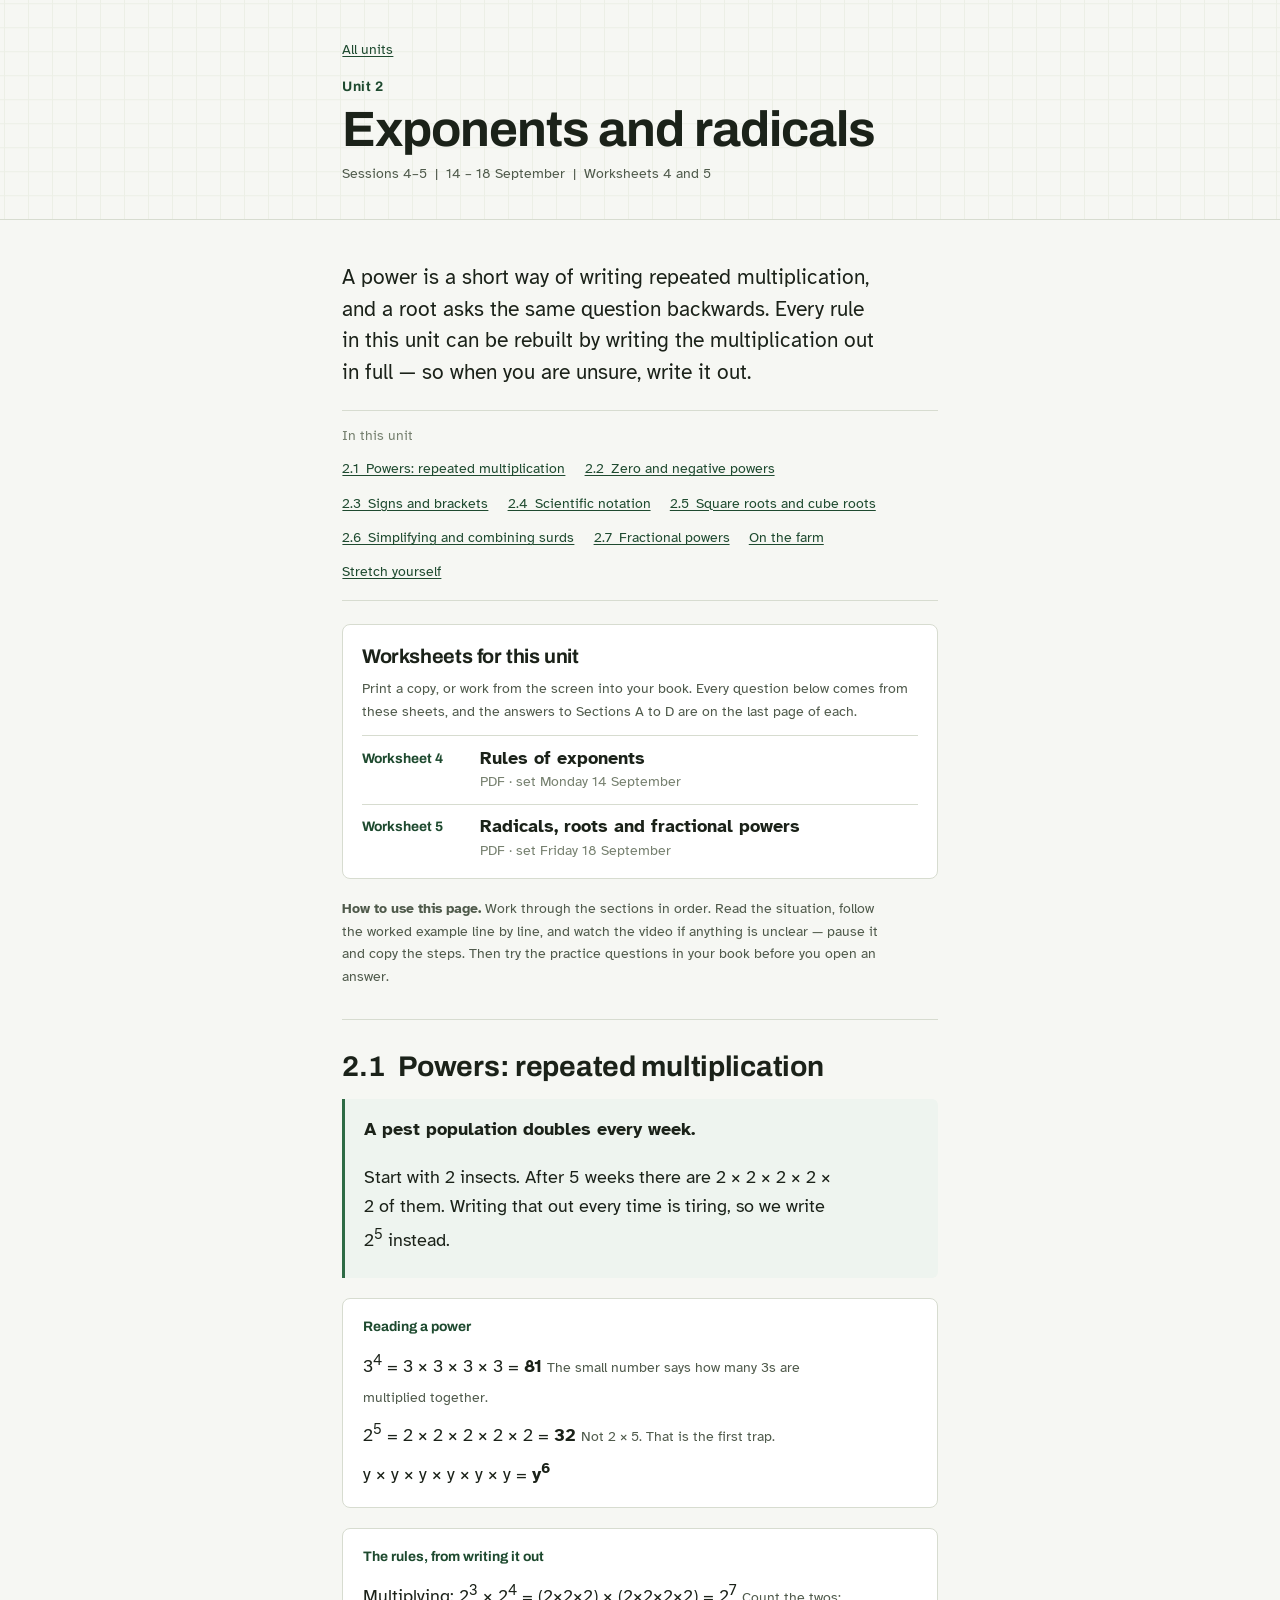
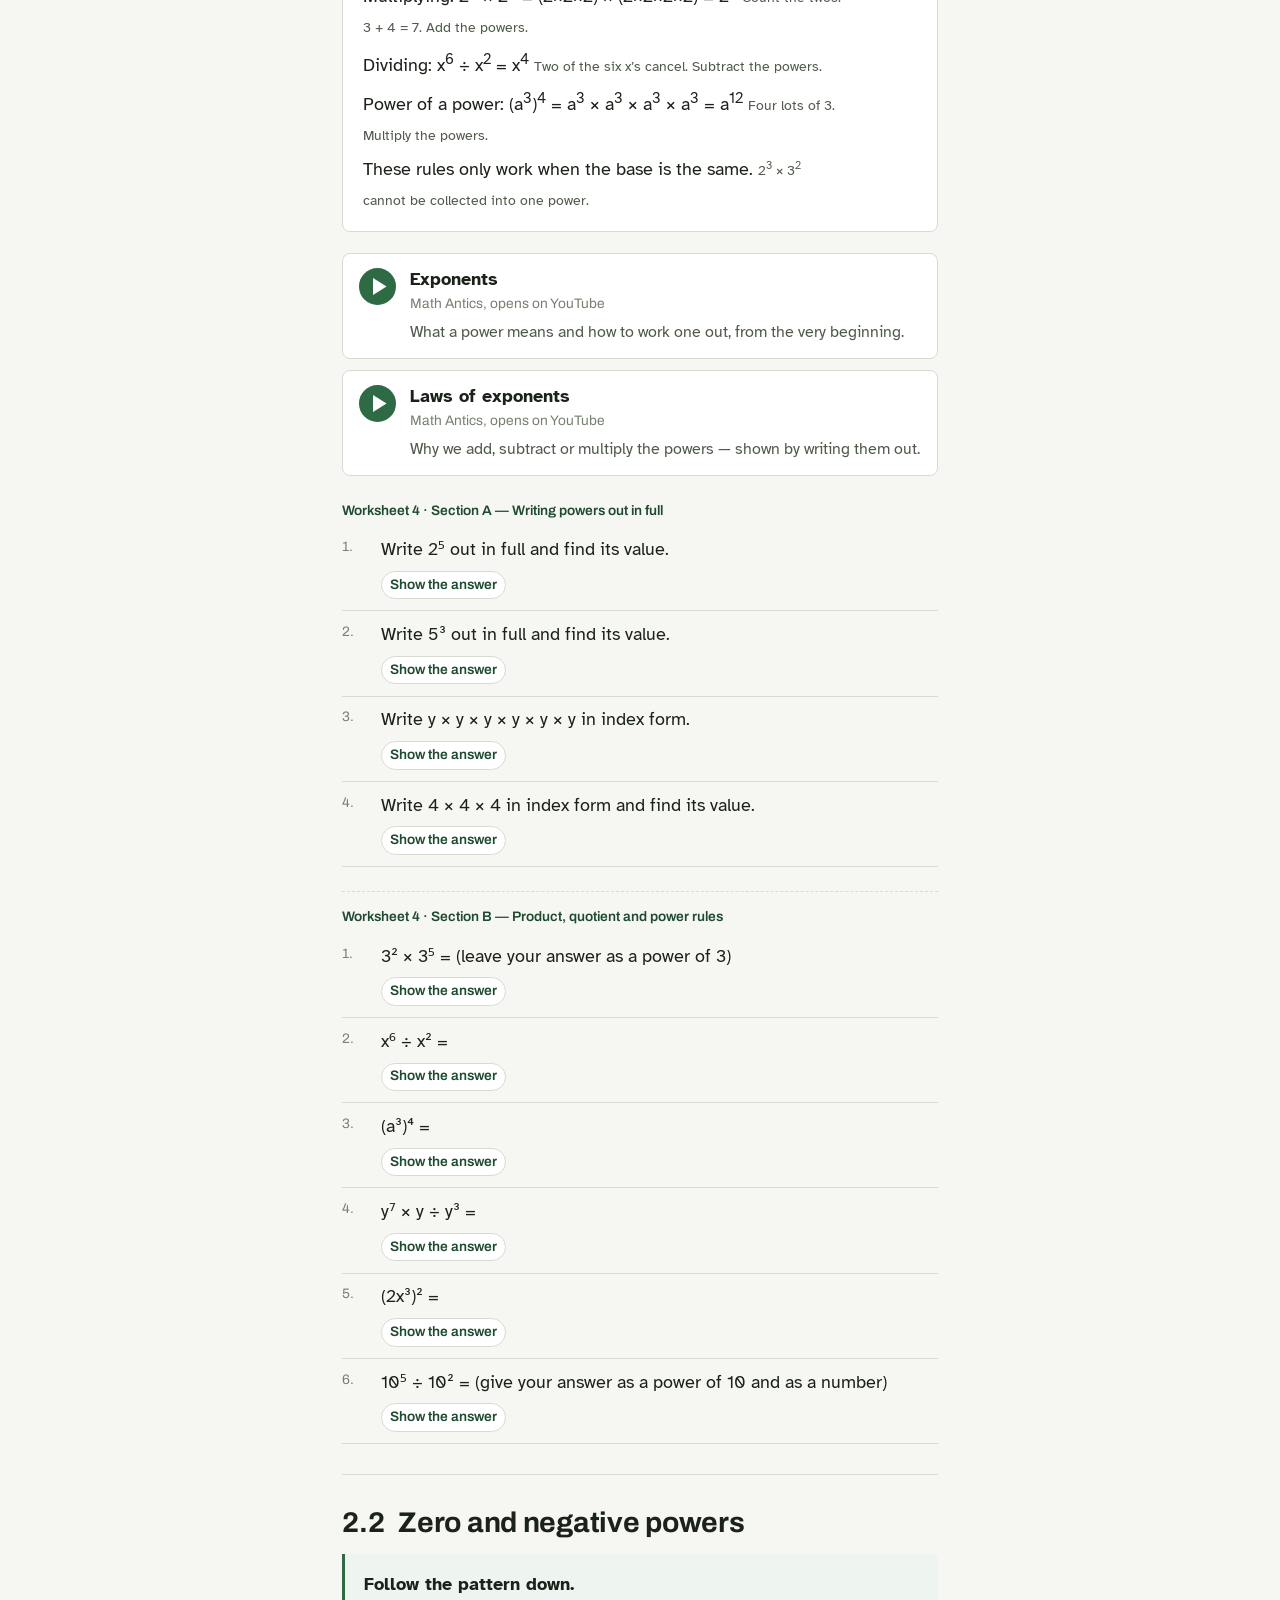
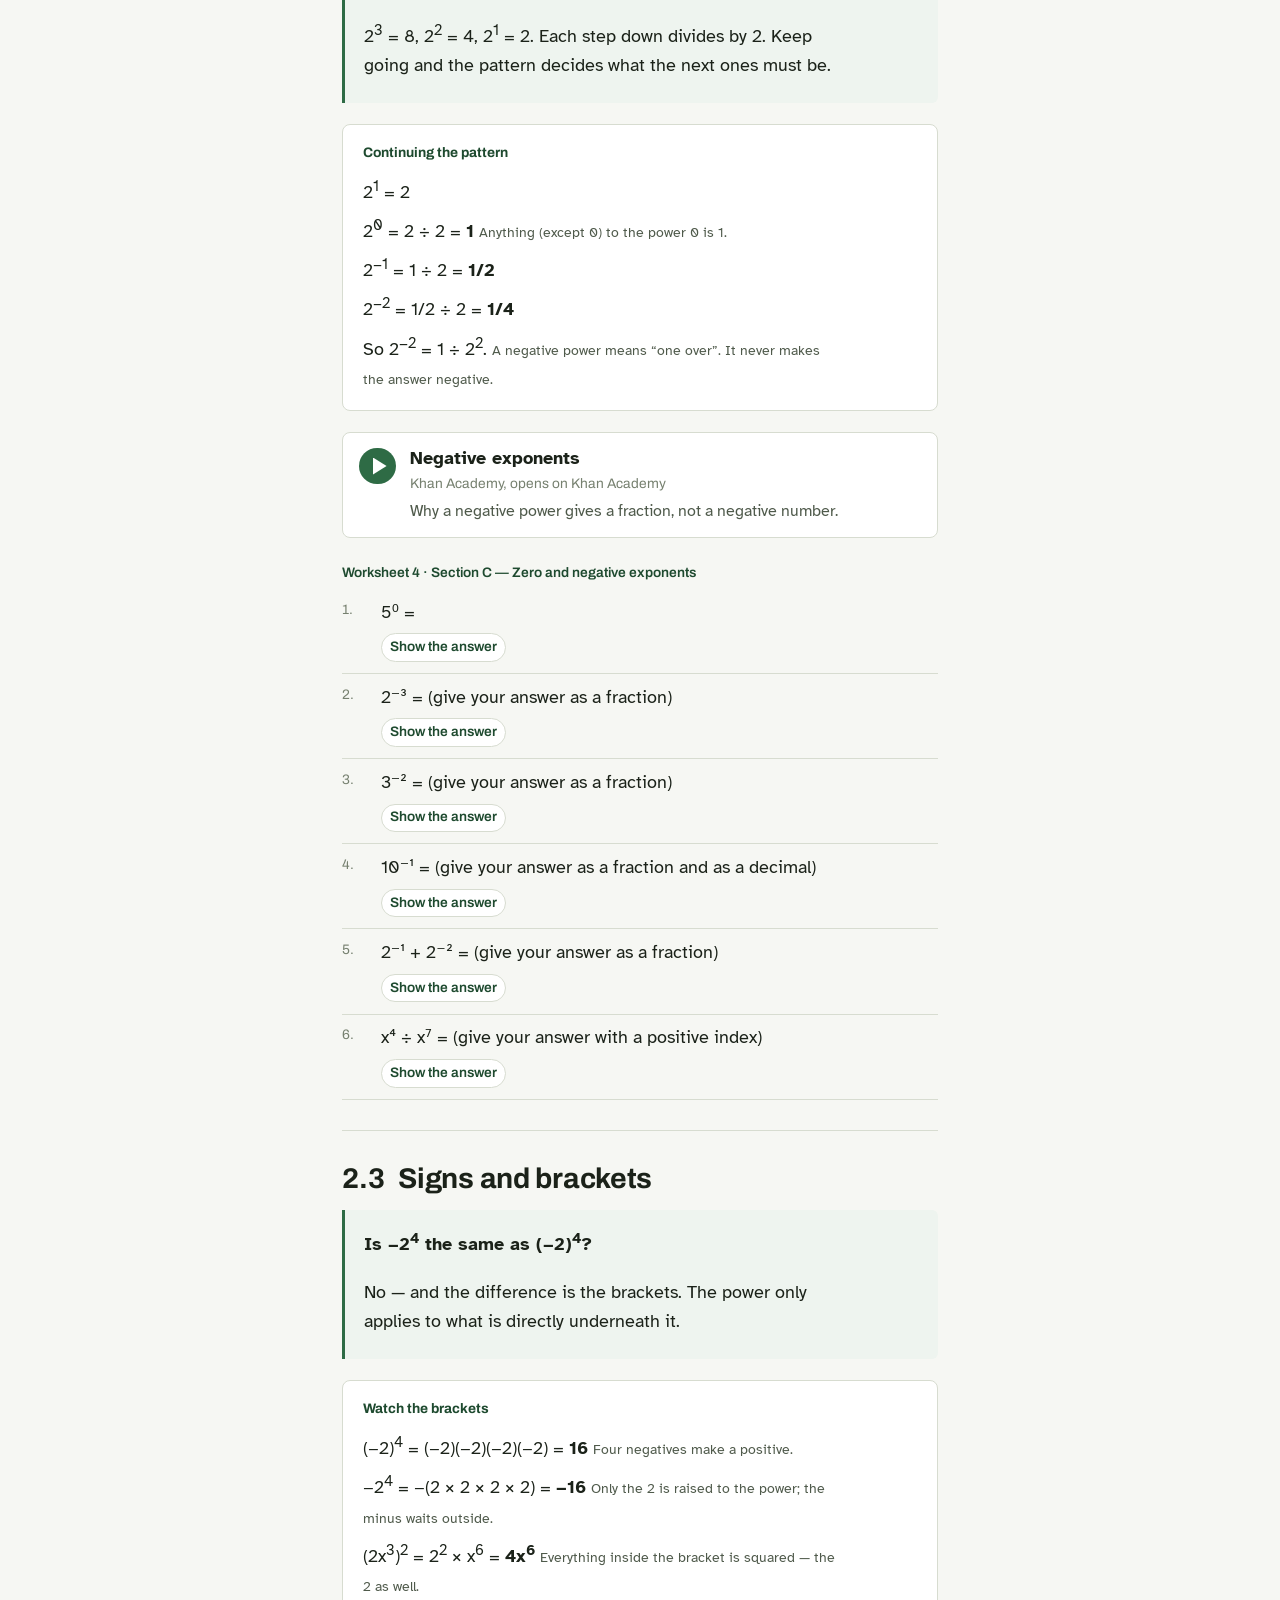
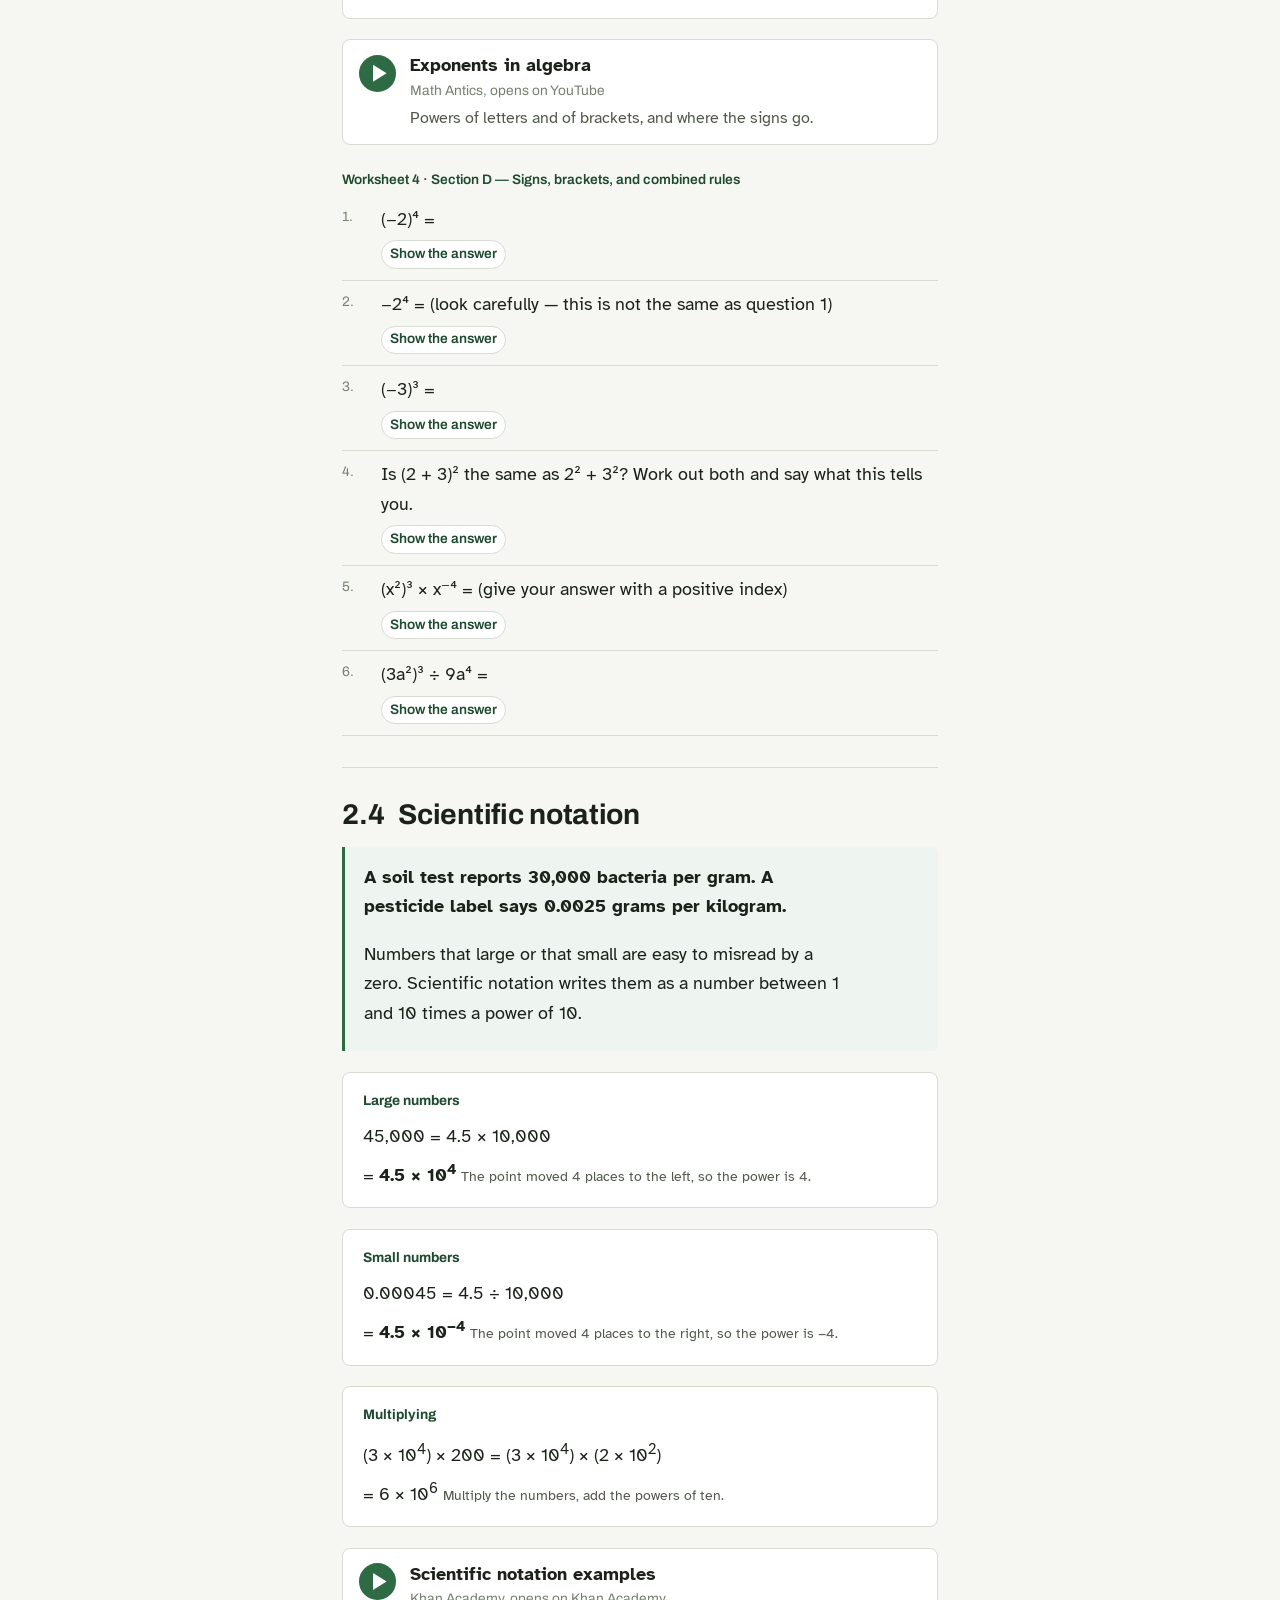
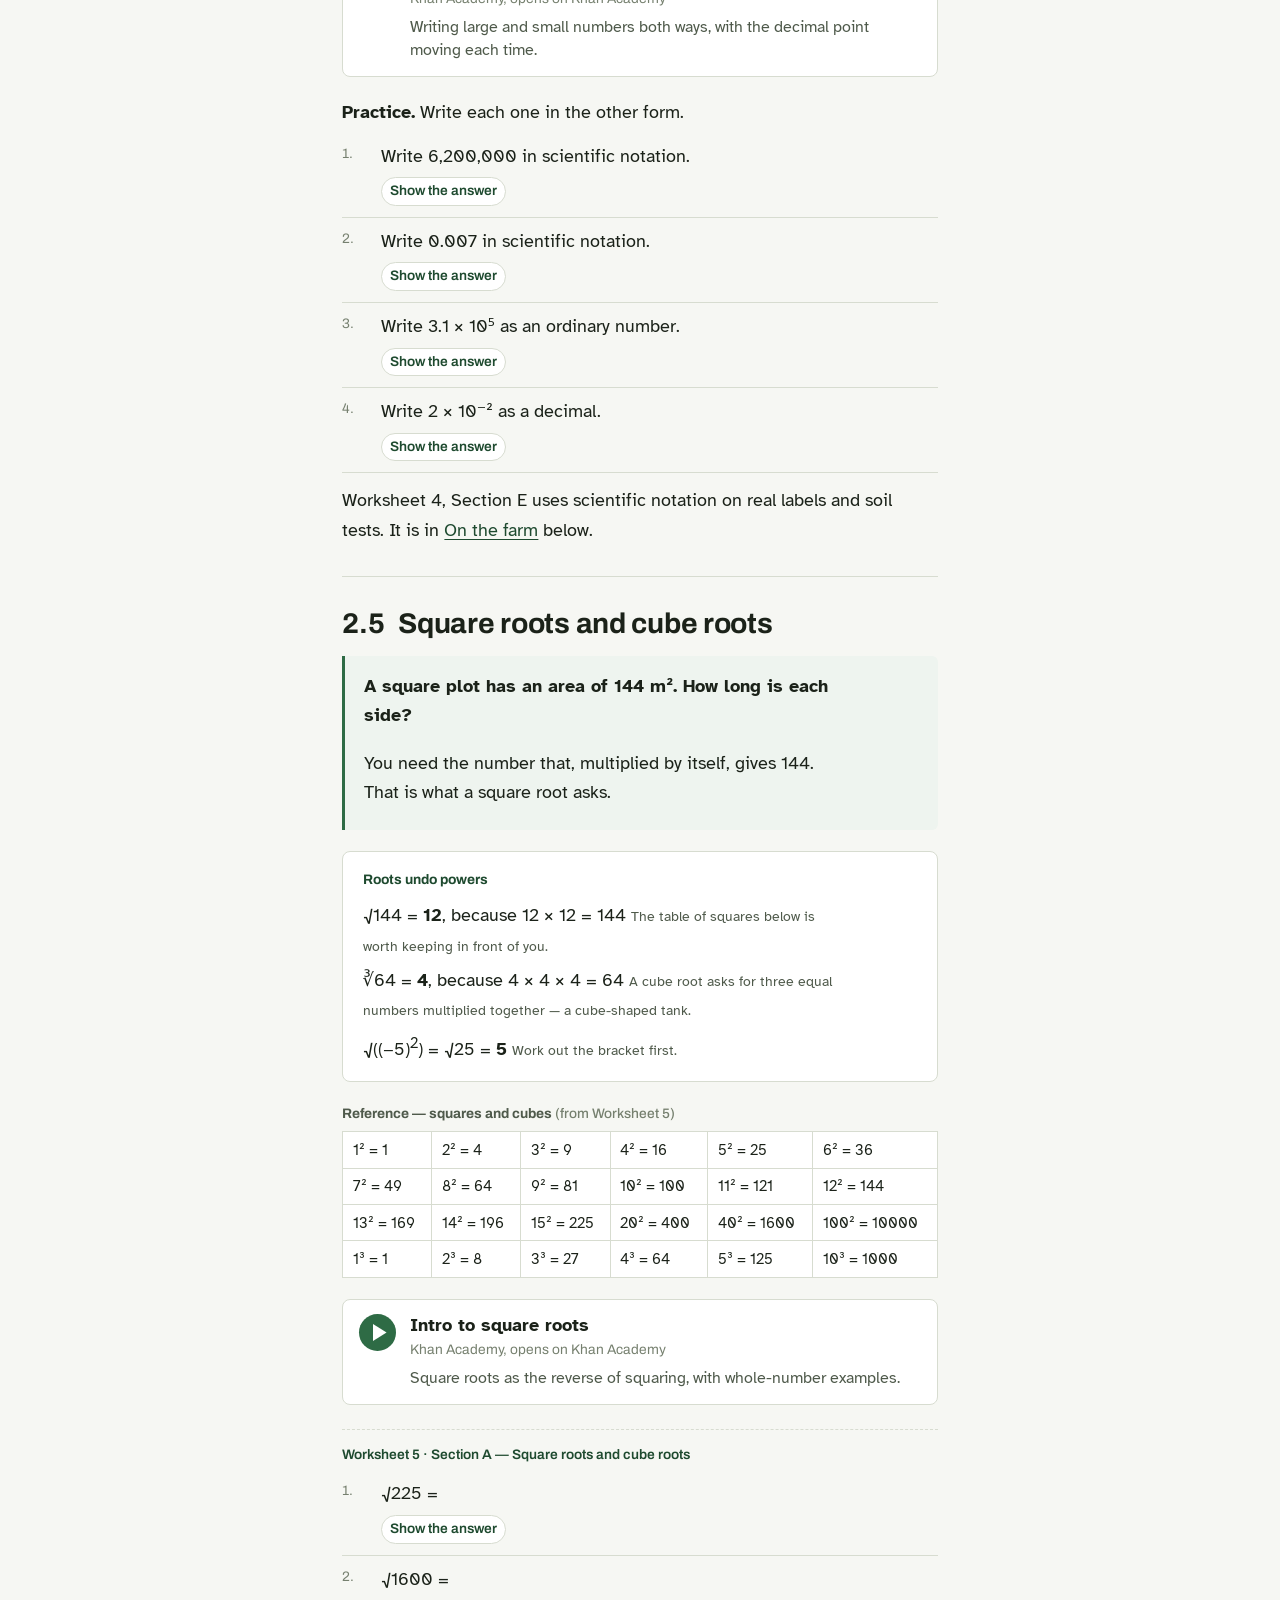
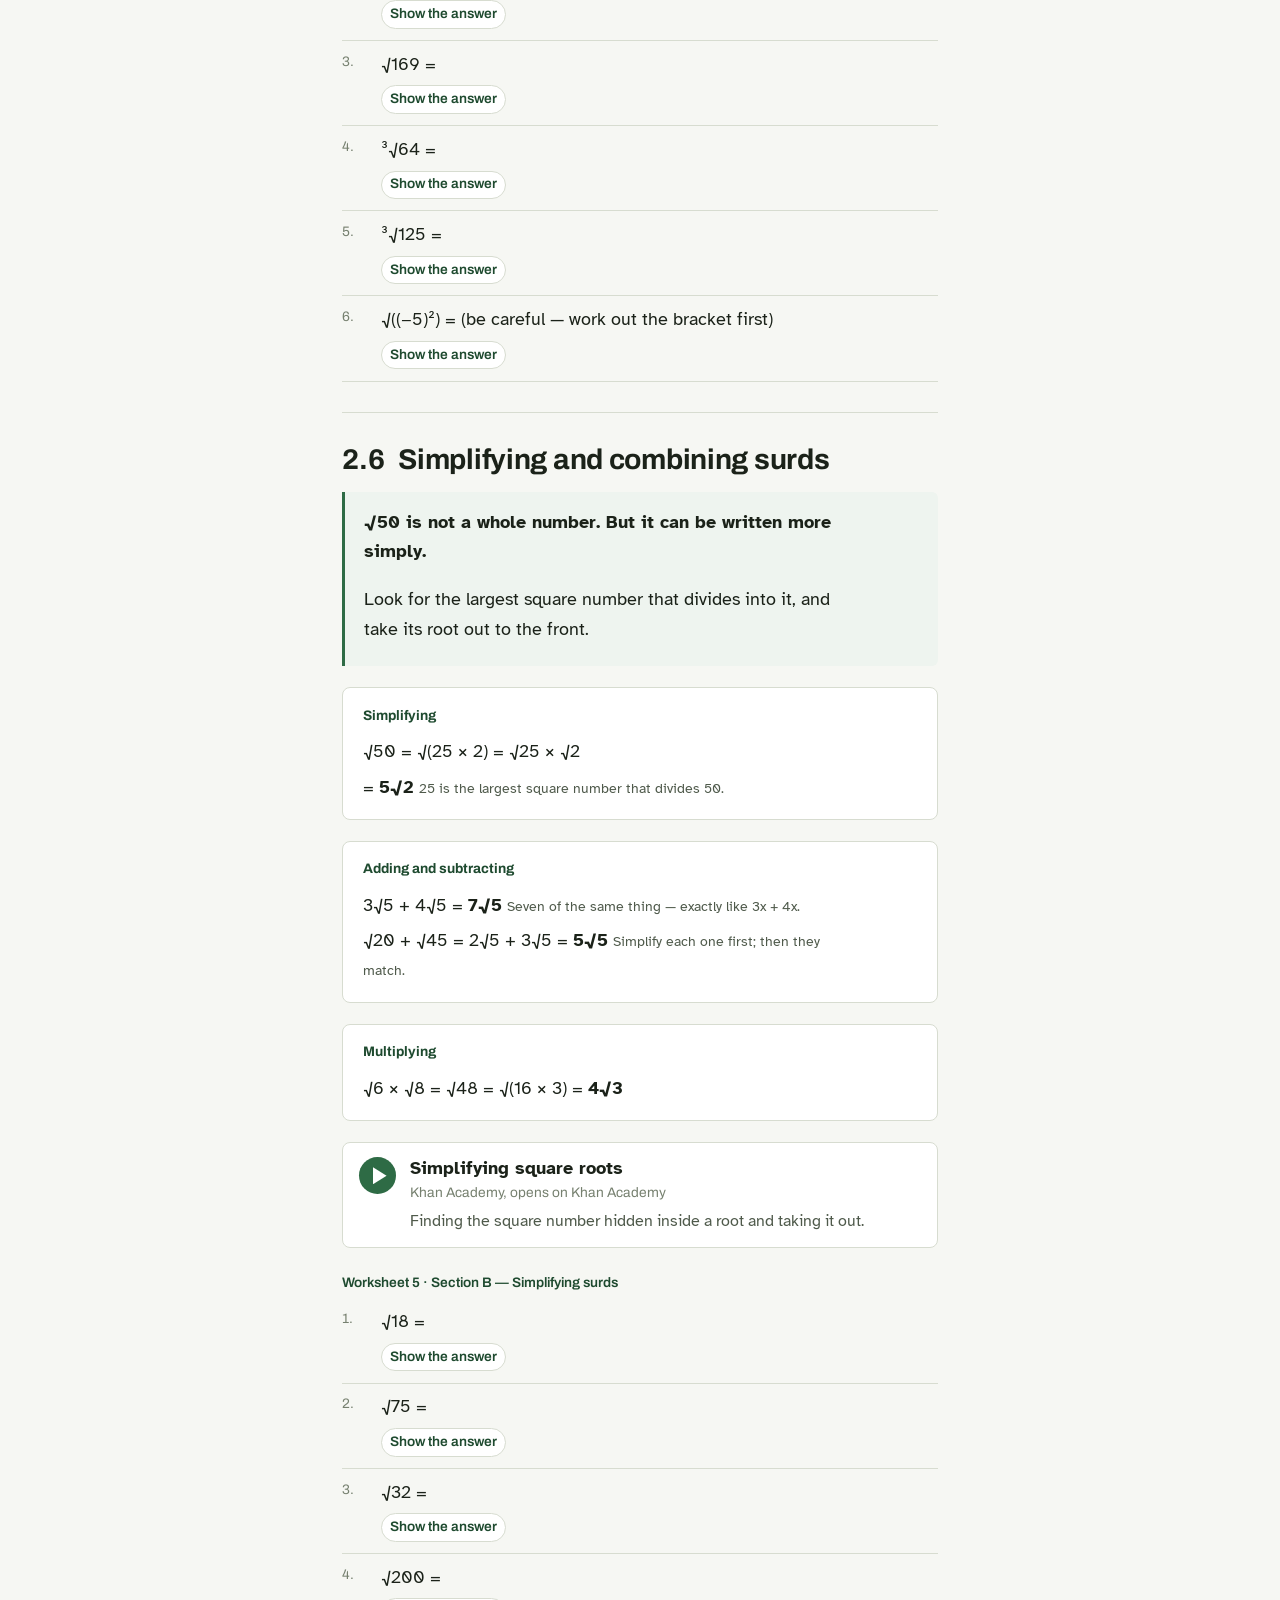
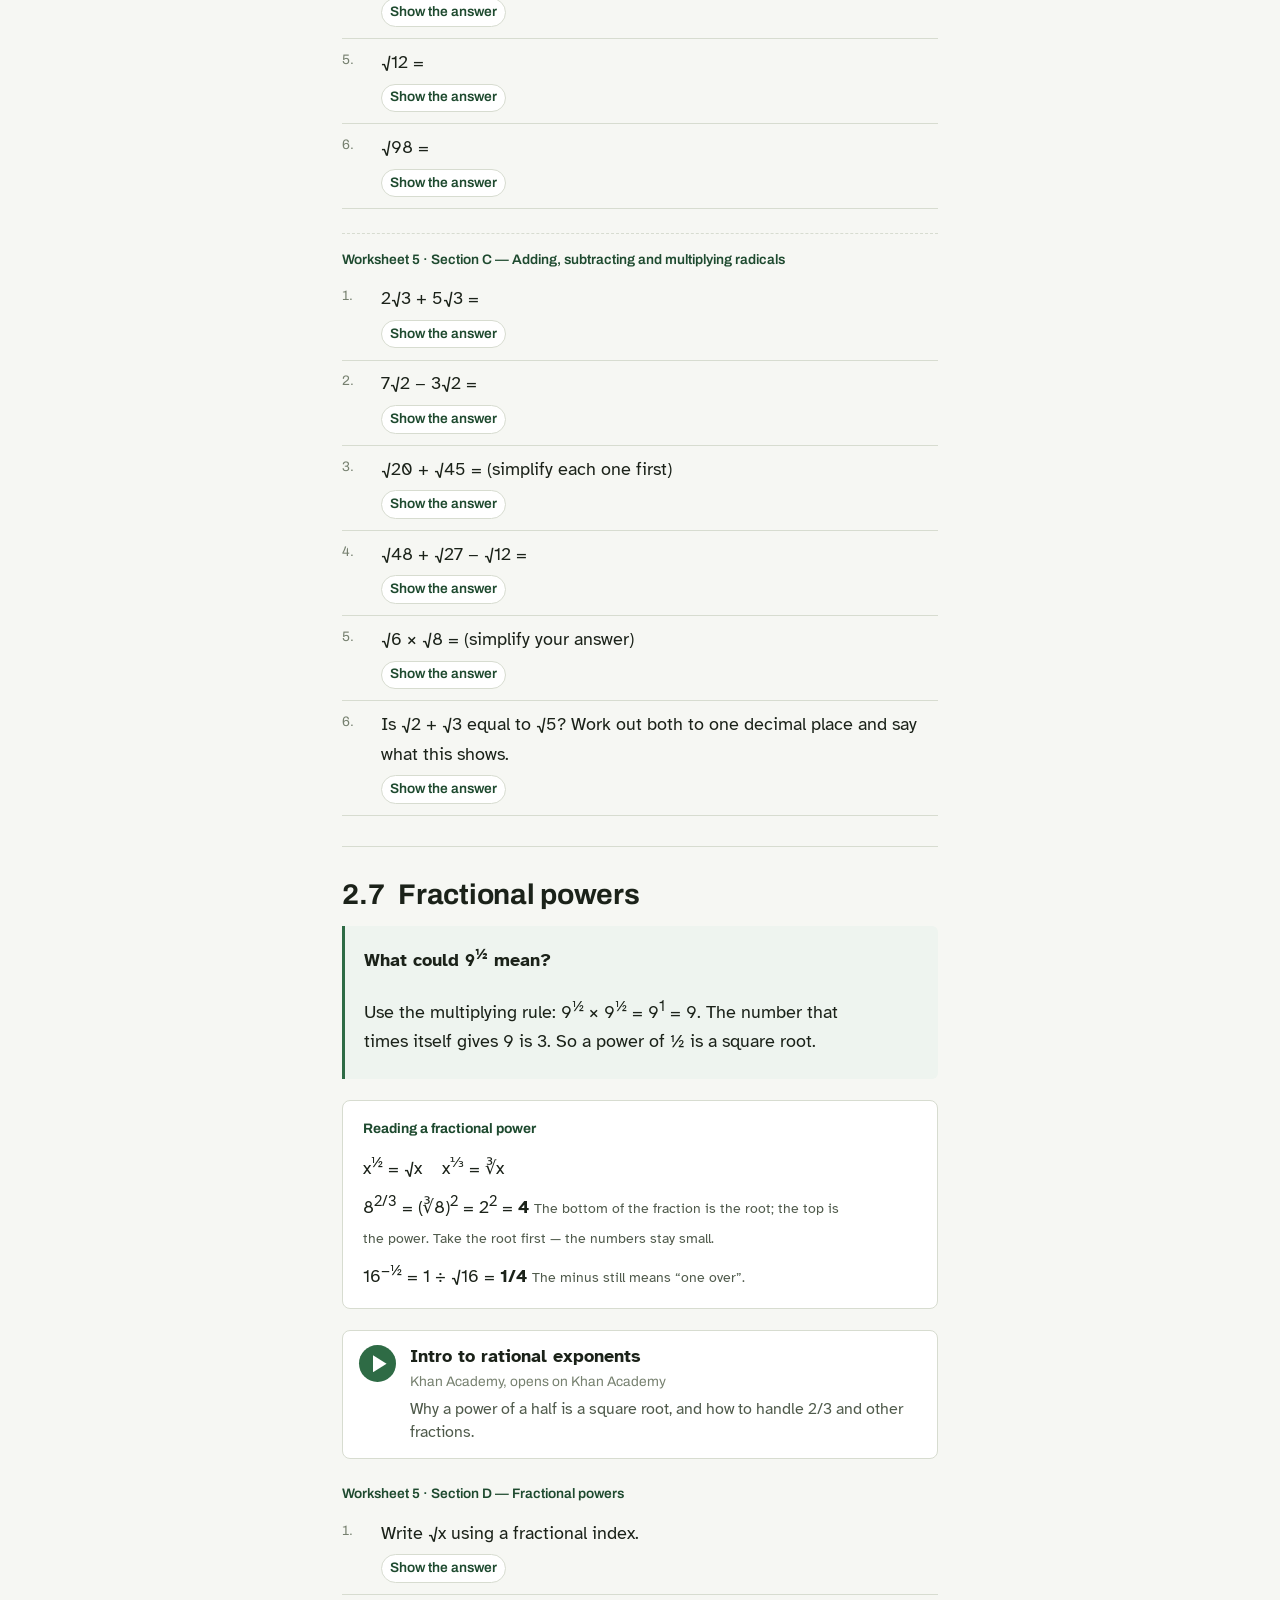
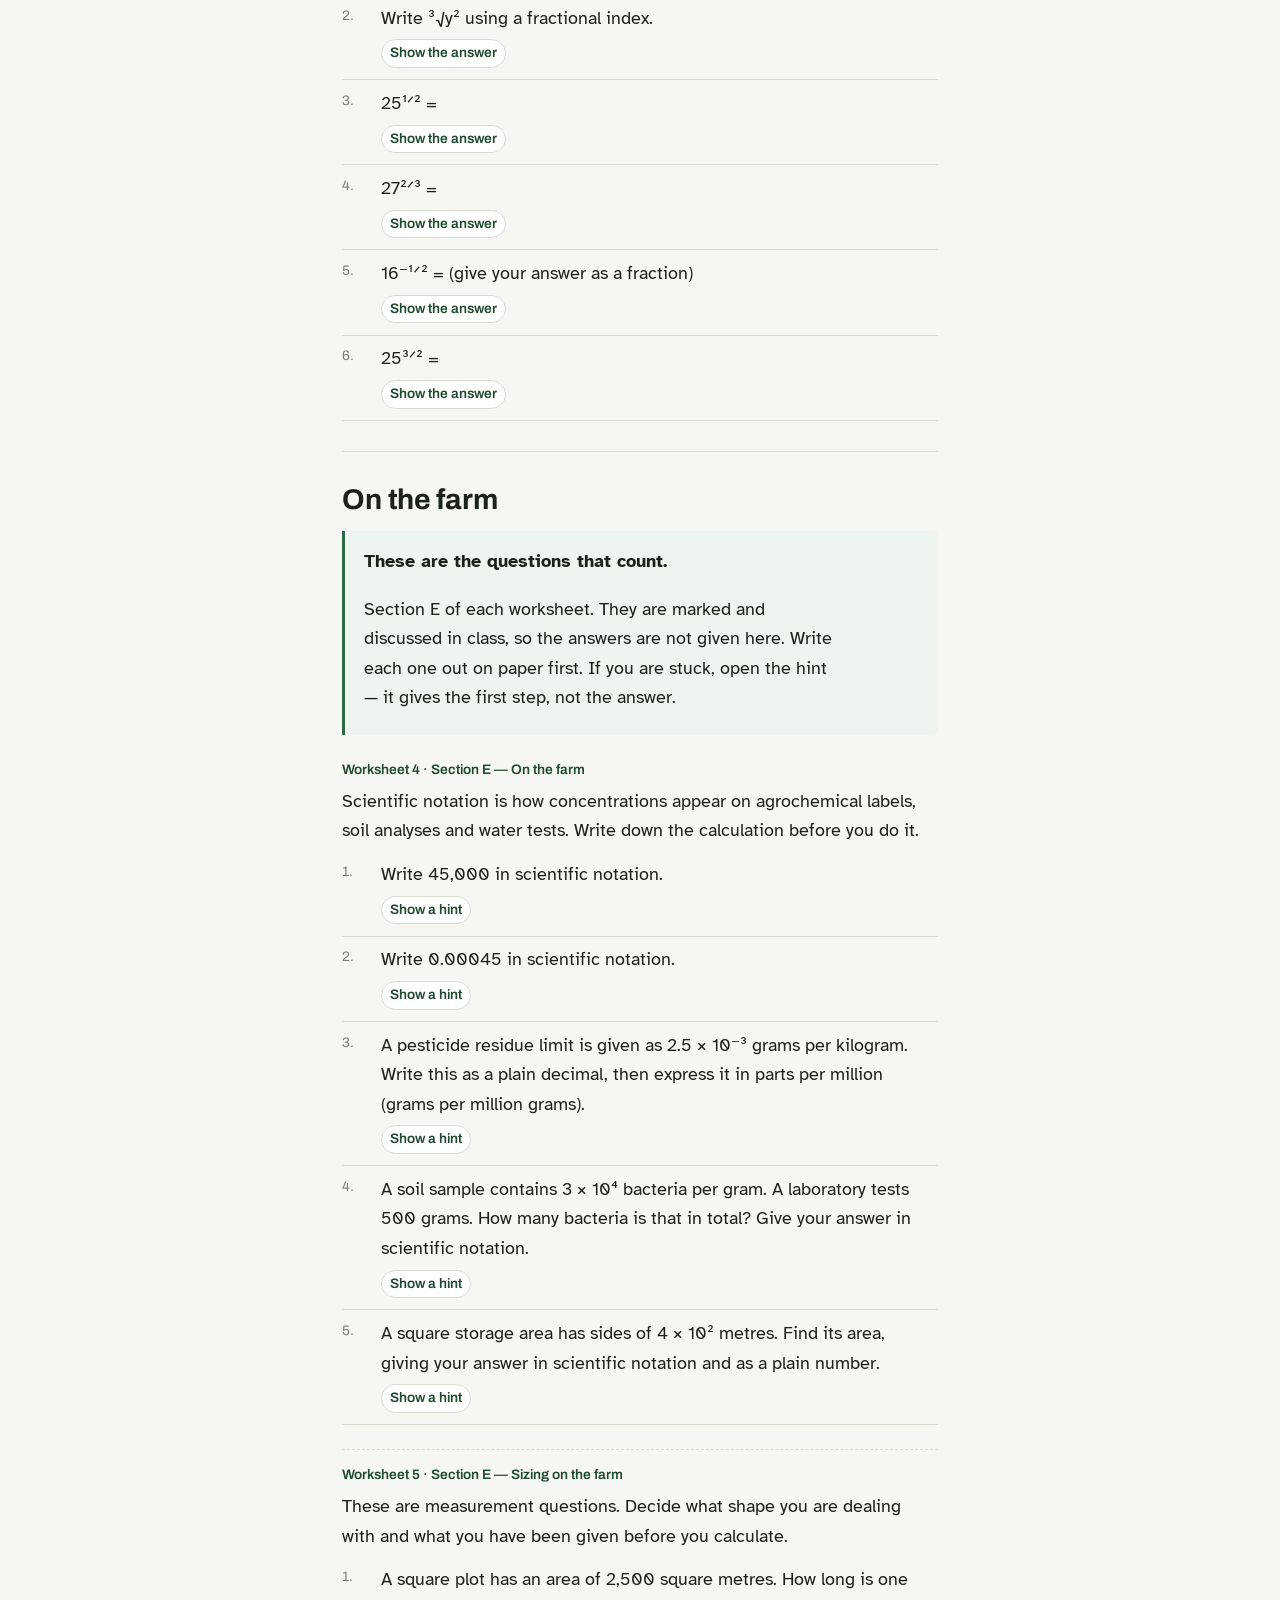
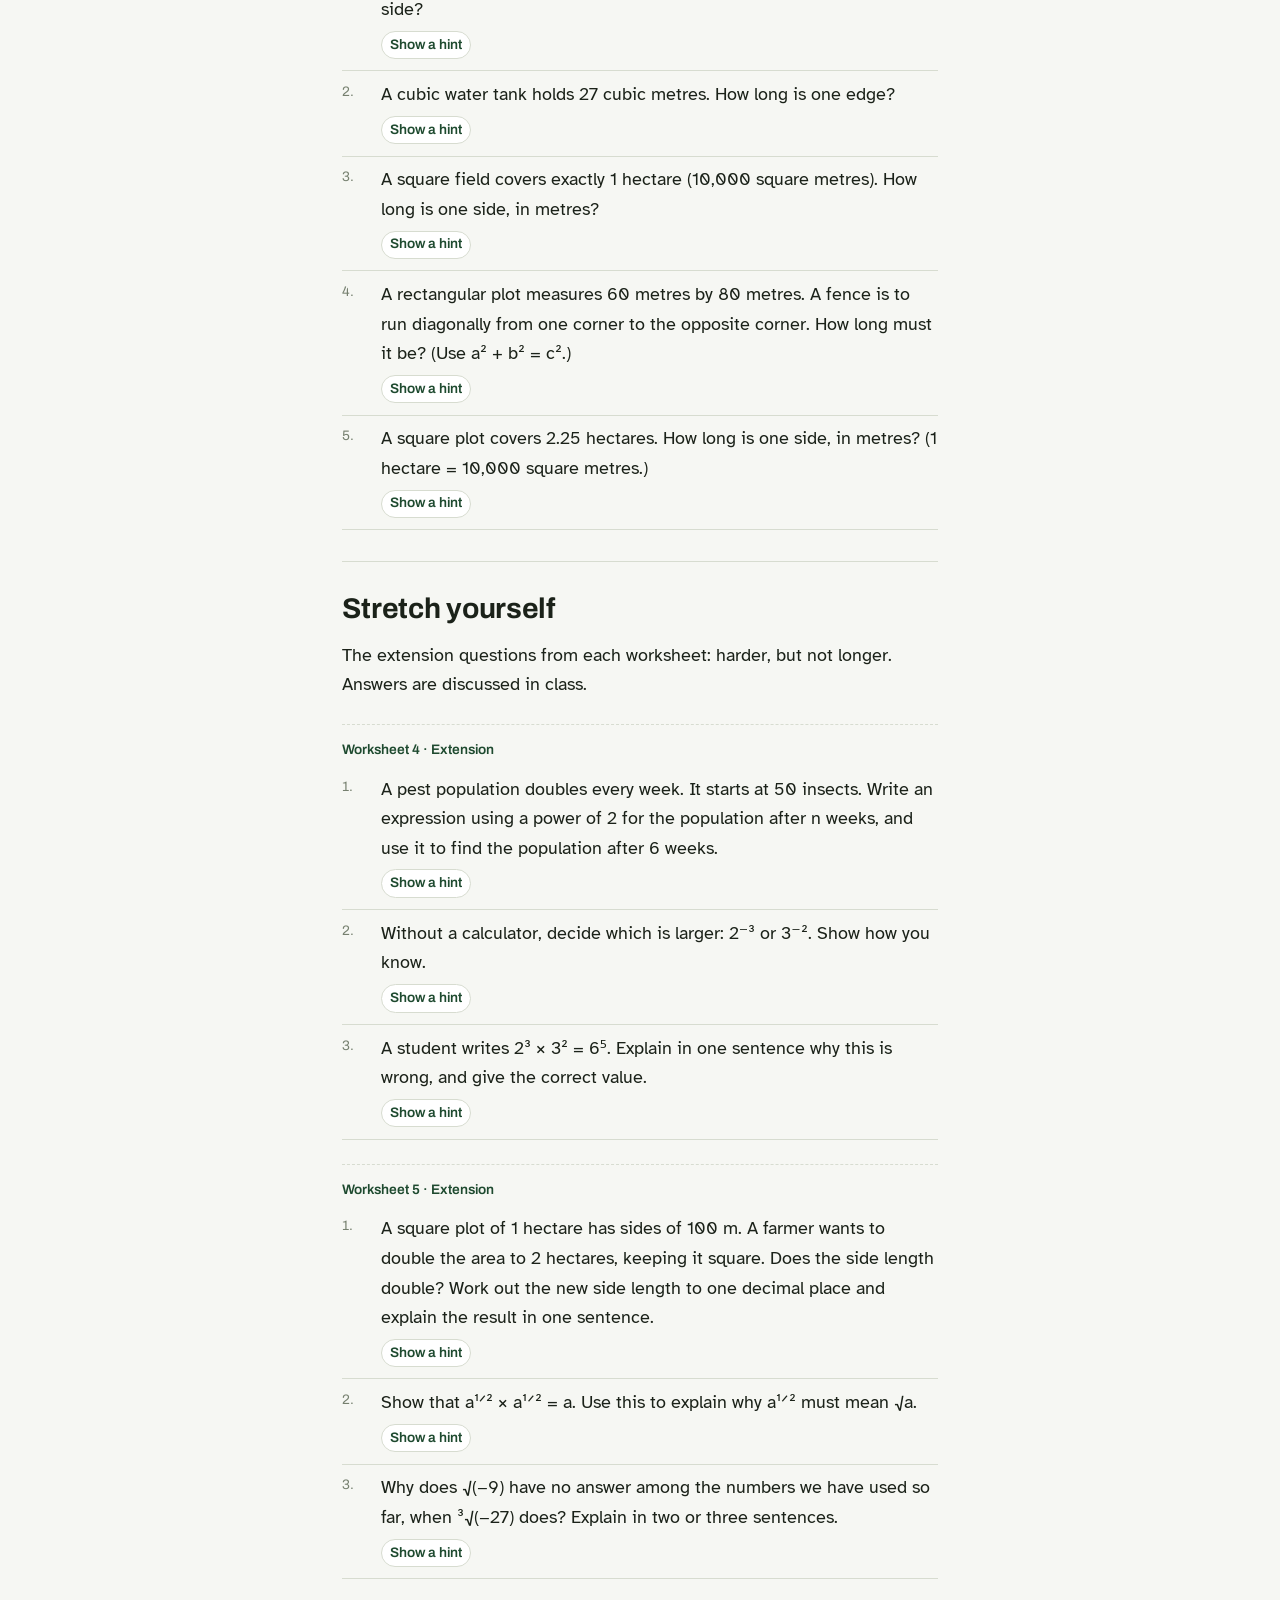
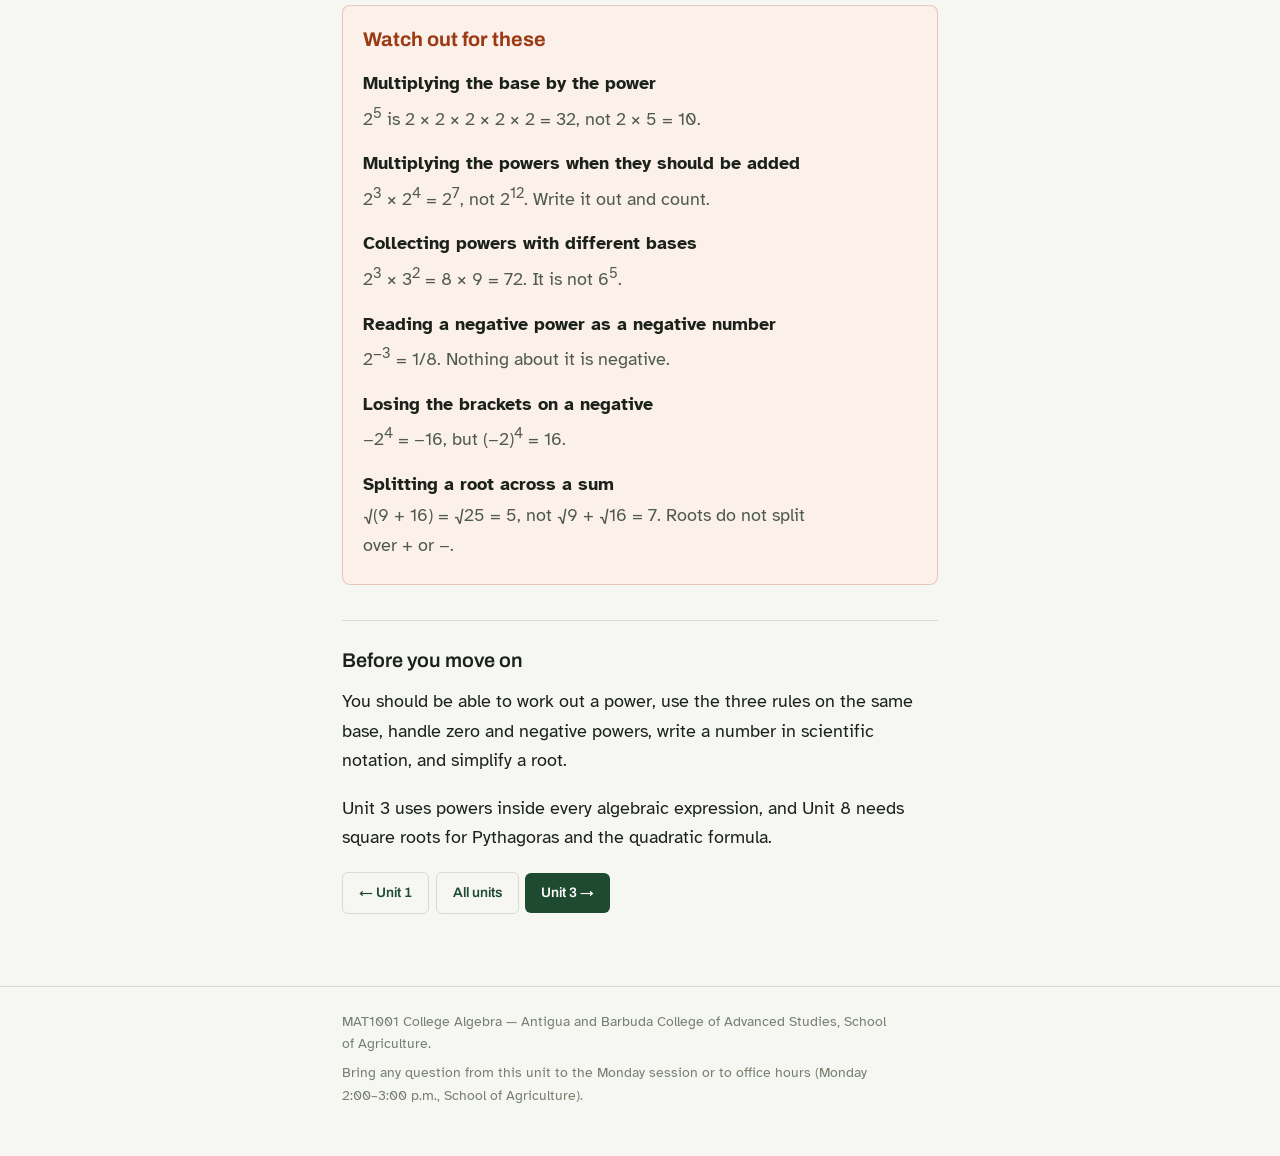
<file: unit-02.html>
<!DOCTYPE html>
<html lang="en">
<head>
<meta charset="utf-8">
<meta name="viewport" content="width=device-width, initial-scale=1">
<title>Unit 2 — Exponents and radicals | MAT1001</title>
<meta name="description" content="Unit 2 of MAT1001 College Algebra: powers, the laws of exponents, zero and negative powers, scientific notation, square and cube roots, surds and fractional powers.">
<link rel="preconnect" href="https://fonts.googleapis.com">
<link rel="preconnect" href="https://fonts.gstatic.com" crossorigin>
<link href="https://fonts.googleapis.com/css2?family=Archivo:wght@500;600;700&family=Atkinson+Hyperlegible:ital,wght@0,400;0,700;1,400&display=swap" rel="stylesheet">
<link rel="stylesheet" href="styles.css">
</head>
<body>

<header class="masthead">
  <div class="wrap">
    <a class="backlink" href="index.html">All units</a>
    <p class="course-code">Unit 2</p>
    <h1>Exponents and radicals</h1>
    <p class="school">Sessions 4&ndash;5 &nbsp;|&nbsp; 14 &ndash; 18 September &nbsp;|&nbsp; Worksheets 4 and 5</p>
  </div>
</header>

<main>
  <section class="page-section">
    <div class="wrap">

<p class="lead unit-lead">A power is a short way of writing repeated multiplication, and a root asks the same question backwards. Every rule in this unit can be rebuilt by writing the multiplication out in full &mdash; so when you are unsure, write it out.</p>
<nav class="contents" aria-label="In this unit"><p>In this unit</p><ul><li><a href="#t2-1">2.1&ensp;Powers: repeated multiplication</a></li><li><a href="#t2-2">2.2&ensp;Zero and negative powers</a></li><li><a href="#t2-3">2.3&ensp;Signs and brackets</a></li><li><a href="#t2-4">2.4&ensp;Scientific notation</a></li><li><a href="#t2-5">2.5&ensp;Square roots and cube roots</a></li><li><a href="#t2-6">2.6&ensp;Simplifying and combining surds</a></li><li><a href="#t2-7">2.7&ensp;Fractional powers</a></li><li><a href="#farm">On the farm</a></li><li><a href="#stretch">Stretch yourself</a></li></ul></nav>
<div class="downloads"><h2>Worksheets for this unit</h2><p>Print a copy, or work from the screen into your book. Every question below comes from these sheets, and the answers to Sections A to D are on the last page of each.</p><ul><li><a class="dl" href="worksheet-04.pdf" target="_blank" rel="noopener"><span class="dl-no">Worksheet 4</span><span class="dl-title">Rules of exponents</span><span class="dl-meta">PDF &middot; set Monday 14 September</span></a></li><li><a class="dl" href="worksheet-05.pdf" target="_blank" rel="noopener"><span class="dl-no">Worksheet 5</span><span class="dl-title">Radicals, roots and fractional powers</span><span class="dl-meta">PDF &middot; set Friday 18 September</span></a></li></ul></div>
<p class="howto"><strong>How to use this page.</strong> Work through the sections in order. Read the situation, follow the worked example line by line, and watch the video if anything is unclear &mdash; pause it and copy the steps. Then try the practice questions in your book before you open an answer.</p>

<!-- 2.1 -->
<div class="topic" id="t2-1"><h3>2.1&ensp;Powers: repeated multiplication</h3><div class="situation"><p class="ask">A pest population doubles every week.</p><p>Start with 2 insects. After 5 weeks there are 2 &times; 2 &times; 2 &times; 2 &times; 2 of them. Writing that out every time is tiring, so we write 2<sup>5</sup> instead.</p></div><div class="worked"><h4>Reading a power</h4><p class="step">3<sup>4</sup> = 3 &times; 3 &times; 3 &times; 3 = <strong>81</strong> <span class="because">The small number says how many 3s are multiplied together.</span></p><p class="step">2<sup>5</sup> = 2 &times; 2 &times; 2 &times; 2 &times; 2 = <strong>32</strong> <span class="because">Not 2 &times; 5. That is the first trap.</span></p><p class="step">y &times; y &times; y &times; y &times; y &times; y = <strong>y<sup>6</sup></strong></p></div><div class="worked"><h4>The rules, from writing it out</h4><p class="step">Multiplying: 2<sup>3</sup> &times; 2<sup>4</sup> = (2&times;2&times;2) &times; (2&times;2&times;2&times;2) = 2<sup>7</sup> <span class="because">Count the twos: 3 + 4 = 7. Add the powers.</span></p><p class="step">Dividing: x<sup>6</sup> &divide; x<sup>2</sup> = x<sup>4</sup> <span class="because">Two of the six x’s cancel. Subtract the powers.</span></p><p class="step">Power of a power: (a<sup>3</sup>)<sup>4</sup> = a<sup>3</sup> &times; a<sup>3</sup> &times; a<sup>3</sup> &times; a<sup>3</sup> = a<sup>12</sup> <span class="because">Four lots of 3. Multiply the powers.</span></p><p class="step">These rules only work when the base is the same. <span class="because">2<sup>3</sup> &times; 3<sup>2</sup> cannot be collected into one power.</span></p></div><div class="watch-pair"><a class="watch" href="https://www.youtube.com/watch?v=-zUmvpkhvW8" target="_blank" rel="noopener"><span class="play" aria-hidden="true"></span><span class="watch-body"><span class="watch-title">Exponents</span><span class="watch-meta">Math Antics, opens on YouTube</span><span class="watch-why">What a power means and how to work one out, from the very beginning.</span></span></a><a class="watch" href="https://www.youtube.com/watch?v=rOAIsL-hdeg" target="_blank" rel="noopener"><span class="play" aria-hidden="true"></span><span class="watch-body"><span class="watch-title">Laws of exponents</span><span class="watch-meta">Math Antics, opens on YouTube</span><span class="watch-why">Why we add, subtract or multiply the powers &mdash; shown by writing them out.</span></span></a></div><p class="from">Worksheet 4 &middot; Section A &mdash; Writing powers out in full</p><ol class="practice"><li><p class="ask">Write 2⁵ out in full and find its value.</p><details class="answer"><summary>Show the answer</summary><p class="reveal">2×2×2×2×2 = 32</p></details></li><li><p class="ask">Write 5³ out in full and find its value.</p><details class="answer"><summary>Show the answer</summary><p class="reveal">5×5×5 = 125</p></details></li><li><p class="ask">Write y × y × y × y × y × y in index form.</p><details class="answer"><summary>Show the answer</summary><p class="reveal">y⁶</p></details></li><li><p class="ask">Write 4 × 4 × 4 in index form and find its value.</p><details class="answer"><summary>Show the answer</summary><p class="reveal">4³ = 64</p></details></li></ol><p class="from">Worksheet 4 &middot; Section B &mdash; Product, quotient and power rules</p><ol class="practice"><li><p class="ask">3² × 3⁵ =   (leave your answer as a power of 3)</p><details class="answer"><summary>Show the answer</summary><p class="reveal">3⁷</p></details></li><li><p class="ask">x⁶ ÷ x² =</p><details class="answer"><summary>Show the answer</summary><p class="reveal">x⁴</p></details></li><li><p class="ask">(a³)⁴ =</p><details class="answer"><summary>Show the answer</summary><p class="reveal">a¹²</p></details></li><li><p class="ask">y⁷ × y ÷ y³ =</p><details class="answer"><summary>Show the answer</summary><p class="reveal">y⁵</p></details></li><li><p class="ask">(2x³)² =</p><details class="answer"><summary>Show the answer</summary><p class="reveal">4x⁶</p></details></li><li><p class="ask">10⁵ ÷ 10² =   (give your answer as a power of 10 and as a number)</p><details class="answer"><summary>Show the answer</summary><p class="reveal">10³ = 1000</p></details></li></ol></div>

<!-- 2.2 -->
<div class="topic" id="t2-2"><h3>2.2&ensp;Zero and negative powers</h3><div class="situation"><p class="ask">Follow the pattern down.</p><p>2<sup>3</sup> = 8, 2<sup>2</sup> = 4, 2<sup>1</sup> = 2. Each step down divides by 2. Keep going and the pattern decides what the next ones must be.</p></div><div class="worked"><h4>Continuing the pattern</h4><p class="step">2<sup>1</sup> = 2</p><p class="step">2<sup>0</sup> = 2 &divide; 2 = <strong>1</strong> <span class="because">Anything (except 0) to the power 0 is 1.</span></p><p class="step">2<sup>&minus;1</sup> = 1 &divide; 2 = <strong>1/2</strong></p><p class="step">2<sup>&minus;2</sup> = 1/2 &divide; 2 = <strong>1/4</strong></p><p class="step">So 2<sup>&minus;2</sup> = 1 &divide; 2<sup>2</sup>. <span class="because">A negative power means &ldquo;one over&rdquo;. It never makes the answer negative.</span></p></div><a class="watch" href="https://www.khanacademy.org/v/negative-exponents" target="_blank" rel="noopener"><span class="play" aria-hidden="true"></span><span class="watch-body"><span class="watch-title">Negative exponents</span><span class="watch-meta">Khan Academy, opens on Khan Academy</span><span class="watch-why">Why a negative power gives a fraction, not a negative number.</span></span></a><p class="from">Worksheet 4 &middot; Section C &mdash; Zero and negative exponents</p><ol class="practice"><li><p class="ask">5⁰ =</p><details class="answer"><summary>Show the answer</summary><p class="reveal">1 <span class="note">&mdash; anything (except 0) to the power 0 is 1</span></p></details></li><li><p class="ask">2⁻³ =   (give your answer as a fraction)</p><details class="answer"><summary>Show the answer</summary><p class="reveal">1/8 <span class="note">&mdash; a negative power means one over — not a negative number</span></p></details></li><li><p class="ask">3⁻² =   (give your answer as a fraction)</p><details class="answer"><summary>Show the answer</summary><p class="reveal">1/9</p></details></li><li><p class="ask">10⁻¹ =   (give your answer as a fraction and as a decimal)</p><details class="answer"><summary>Show the answer</summary><p class="reveal">1/10 = 0.1</p></details></li><li><p class="ask">2⁻¹ + 2⁻² =   (give your answer as a fraction)</p><details class="answer"><summary>Show the answer</summary><p class="reveal">3/4</p></details></li><li><p class="ask">x⁴ ÷ x⁷ =   (give your answer with a positive index)</p><details class="answer"><summary>Show the answer</summary><p class="reveal">1/x³</p></details></li></ol></div>

<!-- 2.3 -->
<div class="topic" id="t2-3"><h3>2.3&ensp;Signs and brackets</h3><div class="situation"><p class="ask">Is &minus;2<sup>4</sup> the same as (&minus;2)<sup>4</sup>?</p><p>No &mdash; and the difference is the brackets. The power only applies to what is directly underneath it.</p></div><div class="worked"><h4>Watch the brackets</h4><p class="step">(&minus;2)<sup>4</sup> = (&minus;2)(&minus;2)(&minus;2)(&minus;2) = <strong>16</strong> <span class="because">Four negatives make a positive.</span></p><p class="step">&minus;2<sup>4</sup> = &minus;(2 &times; 2 &times; 2 &times; 2) = <strong>&minus;16</strong> <span class="because">Only the 2 is raised to the power; the minus waits outside.</span></p><p class="step">(2x<sup>3</sup>)<sup>2</sup> = 2<sup>2</sup> &times; x<sup>6</sup> = <strong>4x<sup>6</sup></strong> <span class="because">Everything inside the bracket is squared &mdash; the 2 as well.</span></p></div><a class="watch" href="https://www.youtube.com/watch?v=S3IEeCyUWWA" target="_blank" rel="noopener"><span class="play" aria-hidden="true"></span><span class="watch-body"><span class="watch-title">Exponents in algebra</span><span class="watch-meta">Math Antics, opens on YouTube</span><span class="watch-why">Powers of letters and of brackets, and where the signs go.</span></span></a><p class="from">Worksheet 4 &middot; Section D &mdash; Signs, brackets, and combined rules</p><ol class="practice"><li><p class="ask">(−2)⁴ =</p><details class="answer"><summary>Show the answer</summary><p class="reveal">16</p></details></li><li><p class="ask">−2⁴ =   (look carefully — this is not the same as question 1)</p><details class="answer"><summary>Show the answer</summary><p class="reveal">−16 <span class="note">&mdash; only the 2 is raised to the power; the minus waits</span></p></details></li><li><p class="ask">(−3)³ =</p><details class="answer"><summary>Show the answer</summary><p class="reveal">−27</p></details></li><li><p class="ask">Is (2 + 3)² the same as 2² + 3²? Work out both and say what this tells you.</p><details class="answer"><summary>Show the answer</summary><p class="reveal">25 and 13 — not equal <span class="note">&mdash; (2 + 3)² = 25, but 2² + 3² = 13</span></p></details></li><li><p class="ask">(x²)³ × x⁻⁴ =   (give your answer with a positive index)</p><details class="answer"><summary>Show the answer</summary><p class="reveal">x²</p></details></li><li><p class="ask">(3a²)³ ÷ 9a⁴ =</p><details class="answer"><summary>Show the answer</summary><p class="reveal">3a²</p></details></li></ol></div>

<!-- 2.4 -->
<div class="topic" id="t2-4"><h3>2.4&ensp;Scientific notation</h3><div class="situation"><p class="ask">A soil test reports 30,000 bacteria per gram. A pesticide label says 0.0025 grams per kilogram.</p><p>Numbers that large or that small are easy to misread by a zero. Scientific notation writes them as a number between 1 and 10 times a power of 10.</p></div><div class="worked"><h4>Large numbers</h4><p class="step">45,000 = 4.5 &times; 10,000</p><p class="step">= <strong>4.5 &times; 10<sup>4</sup></strong> <span class="because">The point moved 4 places to the left, so the power is 4.</span></p></div><div class="worked"><h4>Small numbers</h4><p class="step">0.00045 = 4.5 &divide; 10,000</p><p class="step">= <strong>4.5 &times; 10<sup>&minus;4</sup></strong> <span class="because">The point moved 4 places to the right, so the power is &minus;4.</span></p></div><div class="worked"><h4>Multiplying</h4><p class="step">(3 &times; 10<sup>4</sup>) &times; 200 = (3 &times; 10<sup>4</sup>) &times; (2 &times; 10<sup>2</sup>)</p><p class="step">= 6 &times; 10<sup>6</sup> <span class="because">Multiply the numbers, add the powers of ten.</span></p></div><a class="watch" href="https://www.khanacademy.org/v/scientific-notation-examples" target="_blank" rel="noopener"><span class="play" aria-hidden="true"></span><span class="watch-body"><span class="watch-title">Scientific notation examples</span><span class="watch-meta">Khan Academy, opens on Khan Academy</span><span class="watch-why">Writing large and small numbers both ways, with the decimal point moving each time.</span></span></a><p class="lead-in"><strong>Practice.</strong> Write each one in the other form.</p><ol class="practice"><li><p class="ask">Write 6,200,000 in scientific notation.</p><details class="answer"><summary>Show the answer</summary><p class="reveal">6.2 × 10⁶</p></details></li><li><p class="ask">Write 0.007 in scientific notation.</p><details class="answer"><summary>Show the answer</summary><p class="reveal">7 × 10⁻³</p></details></li><li><p class="ask">Write 3.1 × 10⁵ as an ordinary number.</p><details class="answer"><summary>Show the answer</summary><p class="reveal">310,000</p></details></li><li><p class="ask">Write 2 × 10⁻² as a decimal.</p><details class="answer"><summary>Show the answer</summary><p class="reveal">0.02</p></details></li></ol><p>Worksheet 4, Section E uses scientific notation on real labels and soil tests. It is in <a href="#farm">On the farm</a> below.</p></div>

<!-- 2.5 -->
<div class="topic" id="t2-5"><h3>2.5&ensp;Square roots and cube roots</h3><div class="situation"><p class="ask">A square plot has an area of 144&nbsp;m². How long is each side?</p><p>You need the number that, multiplied by itself, gives 144. That is what a square root asks.</p></div><div class="worked"><h4>Roots undo powers</h4><p class="step">&radic;144 = <strong>12</strong>, because 12 &times; 12 = 144 <span class="because">The table of squares below is worth keeping in front of you.</span></p><p class="step">&#8731;64 = <strong>4</strong>, because 4 &times; 4 &times; 4 = 64 <span class="because">A cube root asks for three equal numbers multiplied together &mdash; a cube-shaped tank.</span></p><p class="step">&radic;((&minus;5)<sup>2</sup>) = &radic;25 = <strong>5</strong> <span class="because">Work out the bracket first.</span></p></div><p class="ref-title">Reference — squares and cubes <span>(from Worksheet 5)</span></p><div class="tablewrap"><table class="ref"><tr><td>1² = 1</td><td>2² = 4</td><td>3² = 9</td><td>4² = 16</td><td>5² = 25</td><td>6² = 36</td></tr><tr><td>7² = 49</td><td>8² = 64</td><td>9² = 81</td><td>10² = 100</td><td>11² = 121</td><td>12² = 144</td></tr><tr><td>13² = 169</td><td>14² = 196</td><td>15² = 225</td><td>20² = 400</td><td>40² = 1600</td><td>100² = 10000</td></tr><tr><td>1³ = 1</td><td>2³ = 8</td><td>3³ = 27</td><td>4³ = 64</td><td>5³ = 125</td><td>10³ = 1000</td></tr></table></div><a class="watch" href="https://www.khanacademy.org/math/math1/x89d82521517266d4:exp-rad/x89d82521517266d4:radicals/v/introduction-to-square-roots" target="_blank" rel="noopener"><span class="play" aria-hidden="true"></span><span class="watch-body"><span class="watch-title">Intro to square roots</span><span class="watch-meta">Khan Academy, opens on Khan Academy</span><span class="watch-why">Square roots as the reverse of squaring, with whole-number examples.</span></span></a><p class="from">Worksheet 5 &middot; Section A &mdash; Square roots and cube roots</p><ol class="practice"><li><p class="ask">√225 =</p><details class="answer"><summary>Show the answer</summary><p class="reveal">15</p></details></li><li><p class="ask">√1600 =</p><details class="answer"><summary>Show the answer</summary><p class="reveal">40</p></details></li><li><p class="ask">√169 =</p><details class="answer"><summary>Show the answer</summary><p class="reveal">13</p></details></li><li><p class="ask">³√64 =</p><details class="answer"><summary>Show the answer</summary><p class="reveal">4</p></details></li><li><p class="ask">³√125 =</p><details class="answer"><summary>Show the answer</summary><p class="reveal">5</p></details></li><li><p class="ask">√((−5)²) =   (be careful — work out the bracket first)</p><details class="answer"><summary>Show the answer</summary><p class="reveal">5  (not −5) <span class="note">&mdash; the bracket is 25 first, and √25 = 5</span></p></details></li></ol></div>

<!-- 2.6 -->
<div class="topic" id="t2-6"><h3>2.6&ensp;Simplifying and combining surds</h3><div class="situation"><p class="ask">&radic;50 is not a whole number. But it can be written more simply.</p><p>Look for the largest square number that divides into it, and take its root out to the front.</p></div><div class="worked"><h4>Simplifying</h4><p class="step">&radic;50 = &radic;(25 &times; 2) = &radic;25 &times; &radic;2</p><p class="step">= <strong>5&radic;2</strong> <span class="because">25 is the largest square number that divides 50.</span></p></div><div class="worked"><h4>Adding and subtracting</h4><p class="step">3&radic;5 + 4&radic;5 = <strong>7&radic;5</strong> <span class="because">Seven of the same thing &mdash; exactly like 3x + 4x.</span></p><p class="step">&radic;20 + &radic;45 = 2&radic;5 + 3&radic;5 = <strong>5&radic;5</strong> <span class="because">Simplify each one first; then they match.</span></p></div><div class="worked"><h4>Multiplying</h4><p class="step">&radic;6 &times; &radic;8 = &radic;48 = &radic;(16 &times; 3) = <strong>4&radic;3</strong></p></div><a class="watch" href="https://www.khanacademy.org/math/class-8-tg/xc1c312da8d7d0ce2:square-roots-and-cube-roots/xc1c312da8d7d0ce2:methods-of-finding-square-roots/v/simplifying-square-roots-1" target="_blank" rel="noopener"><span class="play" aria-hidden="true"></span><span class="watch-body"><span class="watch-title">Simplifying square roots</span><span class="watch-meta">Khan Academy, opens on Khan Academy</span><span class="watch-why">Finding the square number hidden inside a root and taking it out.</span></span></a><p class="from">Worksheet 5 &middot; Section B &mdash; Simplifying surds</p><ol class="practice"><li><p class="ask">√18 =</p><details class="answer"><summary>Show the answer</summary><p class="reveal">3√2 <span class="note">&mdash; √9 × √2</span></p></details></li><li><p class="ask">√75 =</p><details class="answer"><summary>Show the answer</summary><p class="reveal">5√3</p></details></li><li><p class="ask">√32 =</p><details class="answer"><summary>Show the answer</summary><p class="reveal">4√2</p></details></li><li><p class="ask">√200 =</p><details class="answer"><summary>Show the answer</summary><p class="reveal">10√2</p></details></li><li><p class="ask">√12 =</p><details class="answer"><summary>Show the answer</summary><p class="reveal">2√3</p></details></li><li><p class="ask">√98 =</p><details class="answer"><summary>Show the answer</summary><p class="reveal">7√2</p></details></li></ol><p class="from">Worksheet 5 &middot; Section C &mdash; Adding, subtracting and multiplying radicals</p><ol class="practice"><li><p class="ask">2√3 + 5√3 =</p><details class="answer"><summary>Show the answer</summary><p class="reveal">7√3</p></details></li><li><p class="ask">7√2 − 3√2 =</p><details class="answer"><summary>Show the answer</summary><p class="reveal">4√2</p></details></li><li><p class="ask">√20 + √45 =   (simplify each one first)</p><details class="answer"><summary>Show the answer</summary><p class="reveal">5√5 <span class="note">&mdash; 2√5 + 3√5</span></p></details></li><li><p class="ask">√48 + √27 − √12 =</p><details class="answer"><summary>Show the answer</summary><p class="reveal">5√3</p></details></li><li><p class="ask">√6 × √8 =   (simplify your answer)</p><details class="answer"><summary>Show the answer</summary><p class="reveal">4√3</p></details></li><li><p class="ask">Is √2 + √3 equal to √5? Work out both to one decimal place and say what this shows.</p><details class="answer"><summary>Show the answer</summary><p class="reveal">1.4 + 1.7 = 3.1, but √5 = 2.2 — not equal</p></details></li></ol></div>

<!-- 2.7 -->
<div class="topic" id="t2-7"><h3>2.7&ensp;Fractional powers</h3><div class="situation"><p class="ask">What could 9<sup>&frac12;</sup> mean?</p><p>Use the multiplying rule: 9<sup>&frac12;</sup> &times; 9<sup>&frac12;</sup> = 9<sup>1</sup> = 9. The number that times itself gives 9 is 3. So a power of &frac12; is a square root.</p></div><div class="worked"><h4>Reading a fractional power</h4><p class="step">x<sup>&frac12;</sup> = &radic;x &nbsp;&nbsp; x<sup>&#8531;</sup> = &#8731;x</p><p class="step">8<sup>2/3</sup> = (&#8731;8)<sup>2</sup> = 2<sup>2</sup> = <strong>4</strong> <span class="because">The bottom of the fraction is the root; the top is the power. Take the root first &mdash; the numbers stay small.</span></p><p class="step">16<sup>&minus;&frac12;</sup> = 1 &divide; &radic;16 = <strong>1/4</strong> <span class="because">The minus still means &ldquo;one over&rdquo;.</span></p></div><a class="watch" href="https://www.khanacademy.org/math/algebra2/x2ec2f6f830c9fb89:exp/x2ec2f6f830c9fb89:rational-exp/v/basic-fractional-exponents" target="_blank" rel="noopener"><span class="play" aria-hidden="true"></span><span class="watch-body"><span class="watch-title">Intro to rational exponents</span><span class="watch-meta">Khan Academy, opens on Khan Academy</span><span class="watch-why">Why a power of a half is a square root, and how to handle 2/3 and other fractions.</span></span></a><p class="from">Worksheet 5 &middot; Section D &mdash; Fractional powers</p><ol class="practice"><li><p class="ask">Write √x using a fractional index.</p><details class="answer"><summary>Show the answer</summary><p class="reveal">x¹ᐟ²</p></details></li><li><p class="ask">Write ³√y² using a fractional index.</p><details class="answer"><summary>Show the answer</summary><p class="reveal">y²ᐟ³</p></details></li><li><p class="ask">25¹ᐟ² =</p><details class="answer"><summary>Show the answer</summary><p class="reveal">5</p></details></li><li><p class="ask">27²ᐟ³ =</p><details class="answer"><summary>Show the answer</summary><p class="reveal">9 <span class="note">&mdash; cube root of 27 is 3, then 3² = 9</span></p></details></li><li><p class="ask">16⁻¹ᐟ² =   (give your answer as a fraction)</p><details class="answer"><summary>Show the answer</summary><p class="reveal">1/4 <span class="note">&mdash; 1 ÷ √16</span></p></details></li><li><p class="ask">25³ᐟ² =</p><details class="answer"><summary>Show the answer</summary><p class="reveal">125</p></details></li></ol></div>

<div class="topic" id="farm"><h3>On the farm</h3><div class="situation"><p class="ask">These are the questions that count.</p><p>Section E of each worksheet. They are marked and discussed in class, so the answers are not given here. Write each one out on paper first. If you are stuck, open the hint &mdash; it gives the first step, not the answer.</p></div><p class="from">Worksheet 4 &middot; Section E &mdash; On the farm</p><p class="lead-in">Scientific notation is how concentrations appear on agrochemical labels, soil analyses and water tests. Write down the calculation before you do it.</p><ol class="practice"><li><p class="ask">Write 45,000 in scientific notation.</p><details class="answer hint"><summary>Show a hint</summary><p class="reveal">Move the decimal point until you have a number between 1 and 10, and count the moves.</p></details></li><li><p class="ask">Write 0.00045 in scientific notation.</p><details class="answer hint"><summary>Show a hint</summary><p class="reveal">Count how many places the point moves to the right to reach 4.5.</p></details></li><li><p class="ask">A pesticide residue limit is given as 2.5 × 10⁻³ grams per kilogram. Write this as a plain decimal, then express it in parts per million (grams per million grams).</p><details class="answer hint"><summary>Show a hint</summary><p class="reveal">10⁻³ means divide by 1,000. Then ask: how many grams in a million grams?</p></details></li><li><p class="ask">A soil sample contains 3 × 10⁴ bacteria per gram. A laboratory tests 500 grams. How many bacteria is that in total? Give your answer in scientific notation.</p><details class="answer hint"><summary>Show a hint</summary><p class="reveal">Multiply 3 by 500 and keep the 10⁴. Then tidy it into scientific notation.</p></details></li><li><p class="ask">A square storage area has sides of 4 × 10² metres. Find its area, giving your answer in scientific notation and as a plain number.</p><details class="answer hint"><summary>Show a hint</summary><p class="reveal">Area of a square = side × side. Square the 4 and the 10² separately.</p></details></li></ol><p class="from">Worksheet 5 &middot; Section E &mdash; Sizing on the farm</p><p class="lead-in">These are measurement questions. Decide what shape you are dealing with and what you have been given before you calculate.</p><ol class="practice"><li><p class="ask">A square plot has an area of 2,500 square metres. How long is one side?</p><details class="answer hint"><summary>Show a hint</summary><p class="reveal">Area = side × side. Which number times itself is 2,500?</p></details></li><li><p class="ask">A cubic water tank holds 27 cubic metres. How long is one edge?</p><details class="answer hint"><summary>Show a hint</summary><p class="reveal">Volume of a cube = edge × edge × edge. Which number cubed is 27?</p></details></li><li><p class="ask">A square field covers exactly 1 hectare (10,000 square metres). How long is one side, in metres?</p><details class="answer hint"><summary>Show a hint</summary><p class="reveal">Take the square root of 10,000.</p></details></li><li><p class="ask">A rectangular plot measures 60 metres by 80 metres. A fence is to run diagonally from one corner to the opposite corner. How long must it be? (Use a² + b² = c².)</p><details class="answer hint"><summary>Show a hint</summary><p class="reveal">The fence is the long side of a right-angled triangle with shorter sides 60 and 80.</p></details></li><li><p class="ask">A square plot covers 2.25 hectares. How long is one side, in metres? (1 hectare = 10,000 square metres.)</p><details class="answer hint"><summary>Show a hint</summary><p class="reveal">Change the hectares to square metres first.</p></details></li></ol></div>

<div class="topic" id="stretch"><h3>Stretch yourself</h3><p>The extension questions from each worksheet: harder, but not longer. Answers are discussed in class.</p><p class="from">Worksheet 4 &middot; Extension</p><ol class="practice"><li><p class="ask">A pest population doubles every week. It starts at 50 insects. Write an expression using a power of 2 for the population after n weeks, and use it to find the population after 6 weeks.</p><details class="answer hint"><summary>Show a hint</summary><p class="reveal">After 1 week: 50 × 2. After 2 weeks: 50 × 2 × 2. What is the pattern?</p></details></li><li><p class="ask">Without a calculator, decide which is larger: 2⁻³ or 3⁻². Show how you know.</p><details class="answer hint"><summary>Show a hint</summary><p class="reveal">Turn each one into a fraction first.</p></details></li><li><p class="ask">A student writes 2³ × 3² = 6⁵. Explain in one sentence why this is wrong, and give the correct value.</p><details class="answer hint"><summary>Show a hint</summary><p class="reveal">The product rule only works when the bases are the same.</p></details></li></ol><p class="from">Worksheet 5 &middot; Extension</p><ol class="practice"><li><p class="ask">A square plot of 1 hectare has sides of 100 m. A farmer wants to double the area to 2 hectares, keeping it square. Does the side length double? Work out the new side length to one decimal place and explain the result in one sentence.</p><details class="answer hint"><summary>Show a hint</summary><p class="reveal">Change 2 ha to m² and take the square root. Is it 200?</p></details></li><li><p class="ask">Show that a¹ᐟ² × a¹ᐟ² = a. Use this to explain why a¹ᐟ² must mean √a.</p><details class="answer hint"><summary>Show a hint</summary><p class="reveal">Use the product rule: add the powers ½ + ½.</p></details></li><li><p class="ask">Why does √(−9) have no answer among the numbers we have used so far, when ³√(−27) does? Explain in two or three sentences.</p><details class="answer hint"><summary>Show a hint</summary><p class="reveal">Which number times itself gives −9? Which number times itself three times gives −27?</p></details></li></ol></div>

<div class="errors"><h3>Watch out for these</h3><dl><dt>Multiplying the base by the power</dt><dd>2<sup>5</sup> is 2 &times; 2 &times; 2 &times; 2 &times; 2 = 32, not 2 &times; 5 = 10.</dd><dt>Multiplying the powers when they should be added</dt><dd>2<sup>3</sup> &times; 2<sup>4</sup> = 2<sup>7</sup>, not 2<sup>12</sup>. Write it out and count.</dd><dt>Collecting powers with different bases</dt><dd>2<sup>3</sup> &times; 3<sup>2</sup> = 8 &times; 9 = 72. It is not 6<sup>5</sup>.</dd><dt>Reading a negative power as a negative number</dt><dd>2<sup>&minus;3</sup> = 1/8. Nothing about it is negative.</dd><dt>Losing the brackets on a negative</dt><dd>&minus;2<sup>4</sup> = &minus;16, but (&minus;2)<sup>4</sup> = 16.</dd><dt>Splitting a root across a sum</dt><dd>&radic;(9 + 16) = &radic;25 = 5, not &radic;9 + &radic;16 = 7. Roots do not split over + or &minus;.</dd></dl></div>

<div class="tail"><h3>Before you move on</h3><p>You should be able to work out a power, use the three rules on the same base, handle zero and negative powers, write a number in scientific notation, and simplify a root.</p><p>Unit 3 uses powers inside every algebraic expression, and Unit 8 needs square roots for Pythagoras and the quadratic formula.</p><p class="unit-nav"><a class="btn btn-quiet" href="unit-01.html">&larr; Unit 1</a><a class="btn btn-quiet" href="index.html">All units</a><a class="btn" href="unit-03.html">Unit 3 &rarr;</a></p></div>

    </div>
  </section>
</main>

<footer class="site">
  <div class="wrap">
    <p>MAT1001 College Algebra &mdash; Antigua and Barbuda College of Advanced Studies, School of Agriculture.</p>
    <p>Bring any question from this unit to the Monday session or to office hours (Monday 2:00&ndash;3:00&nbsp;p.m., School of Agriculture).</p>
  </div>
</footer>

</body>
</html>
</file>
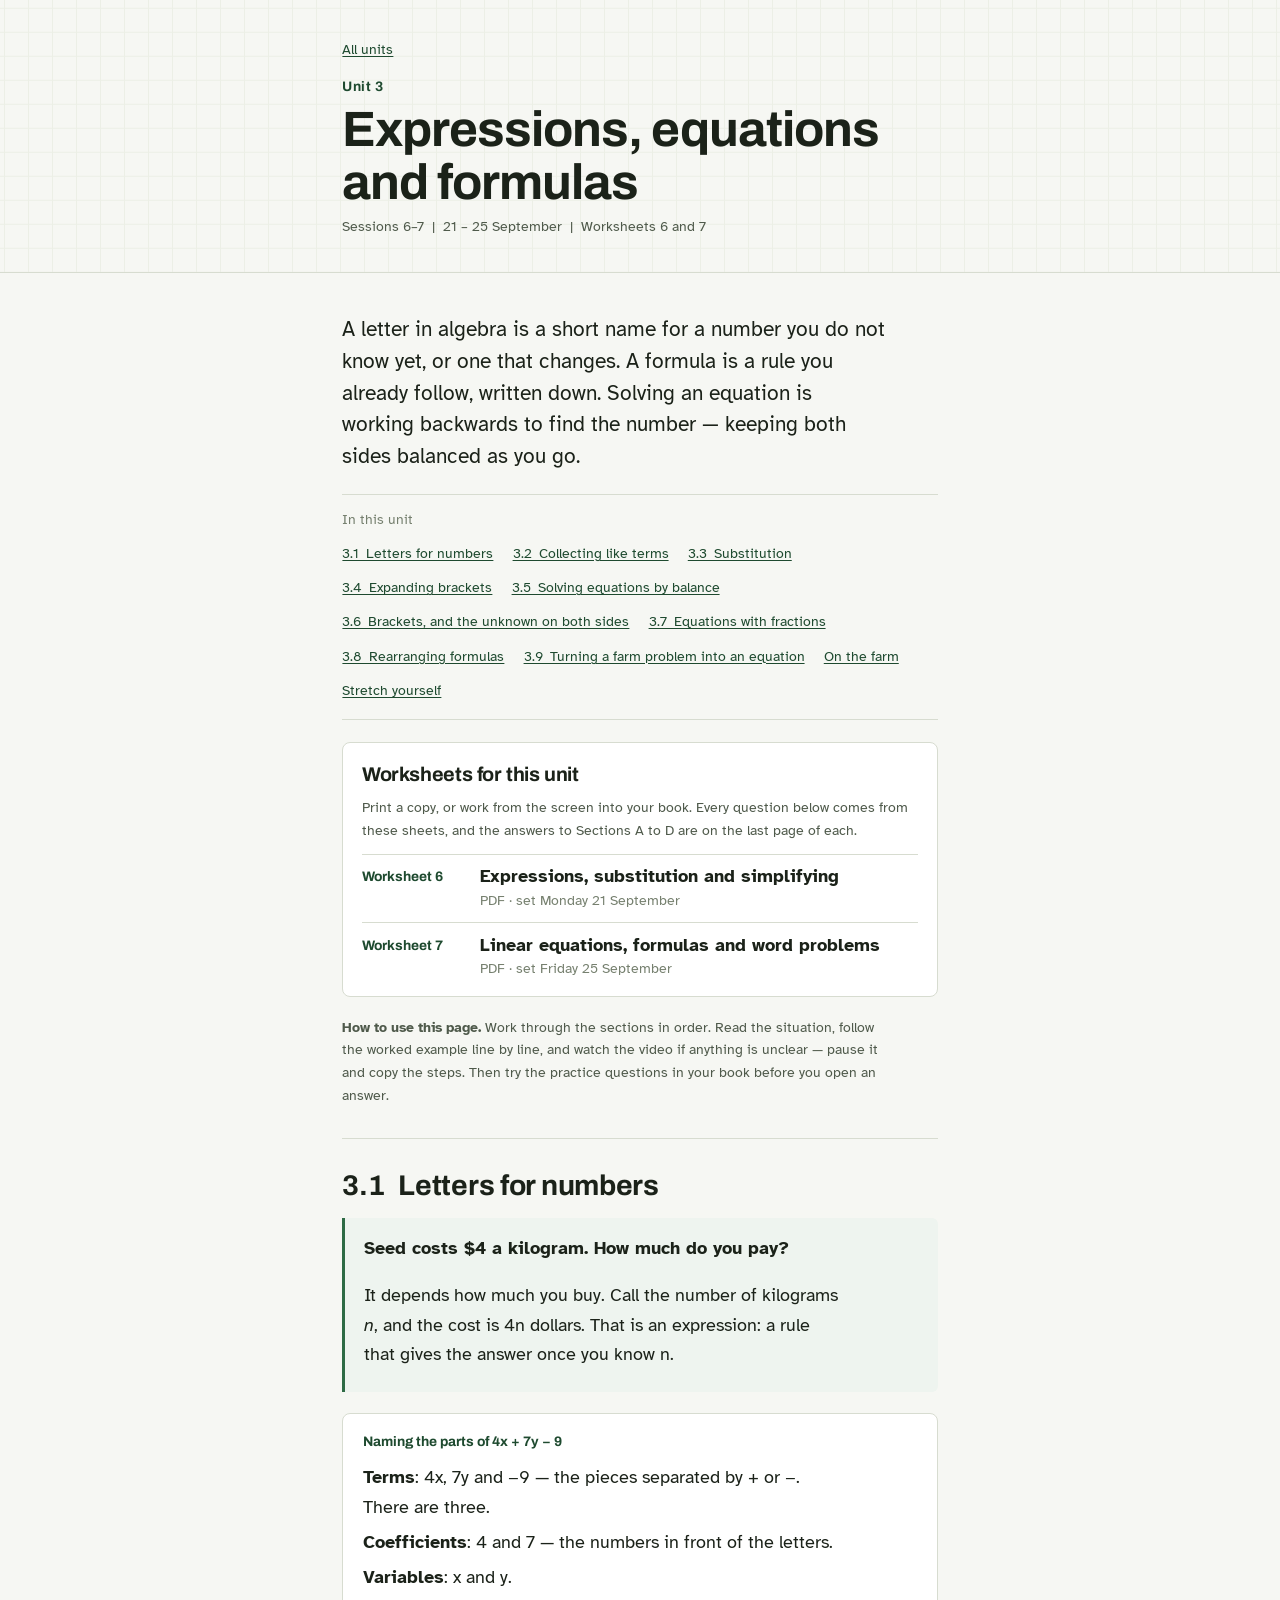
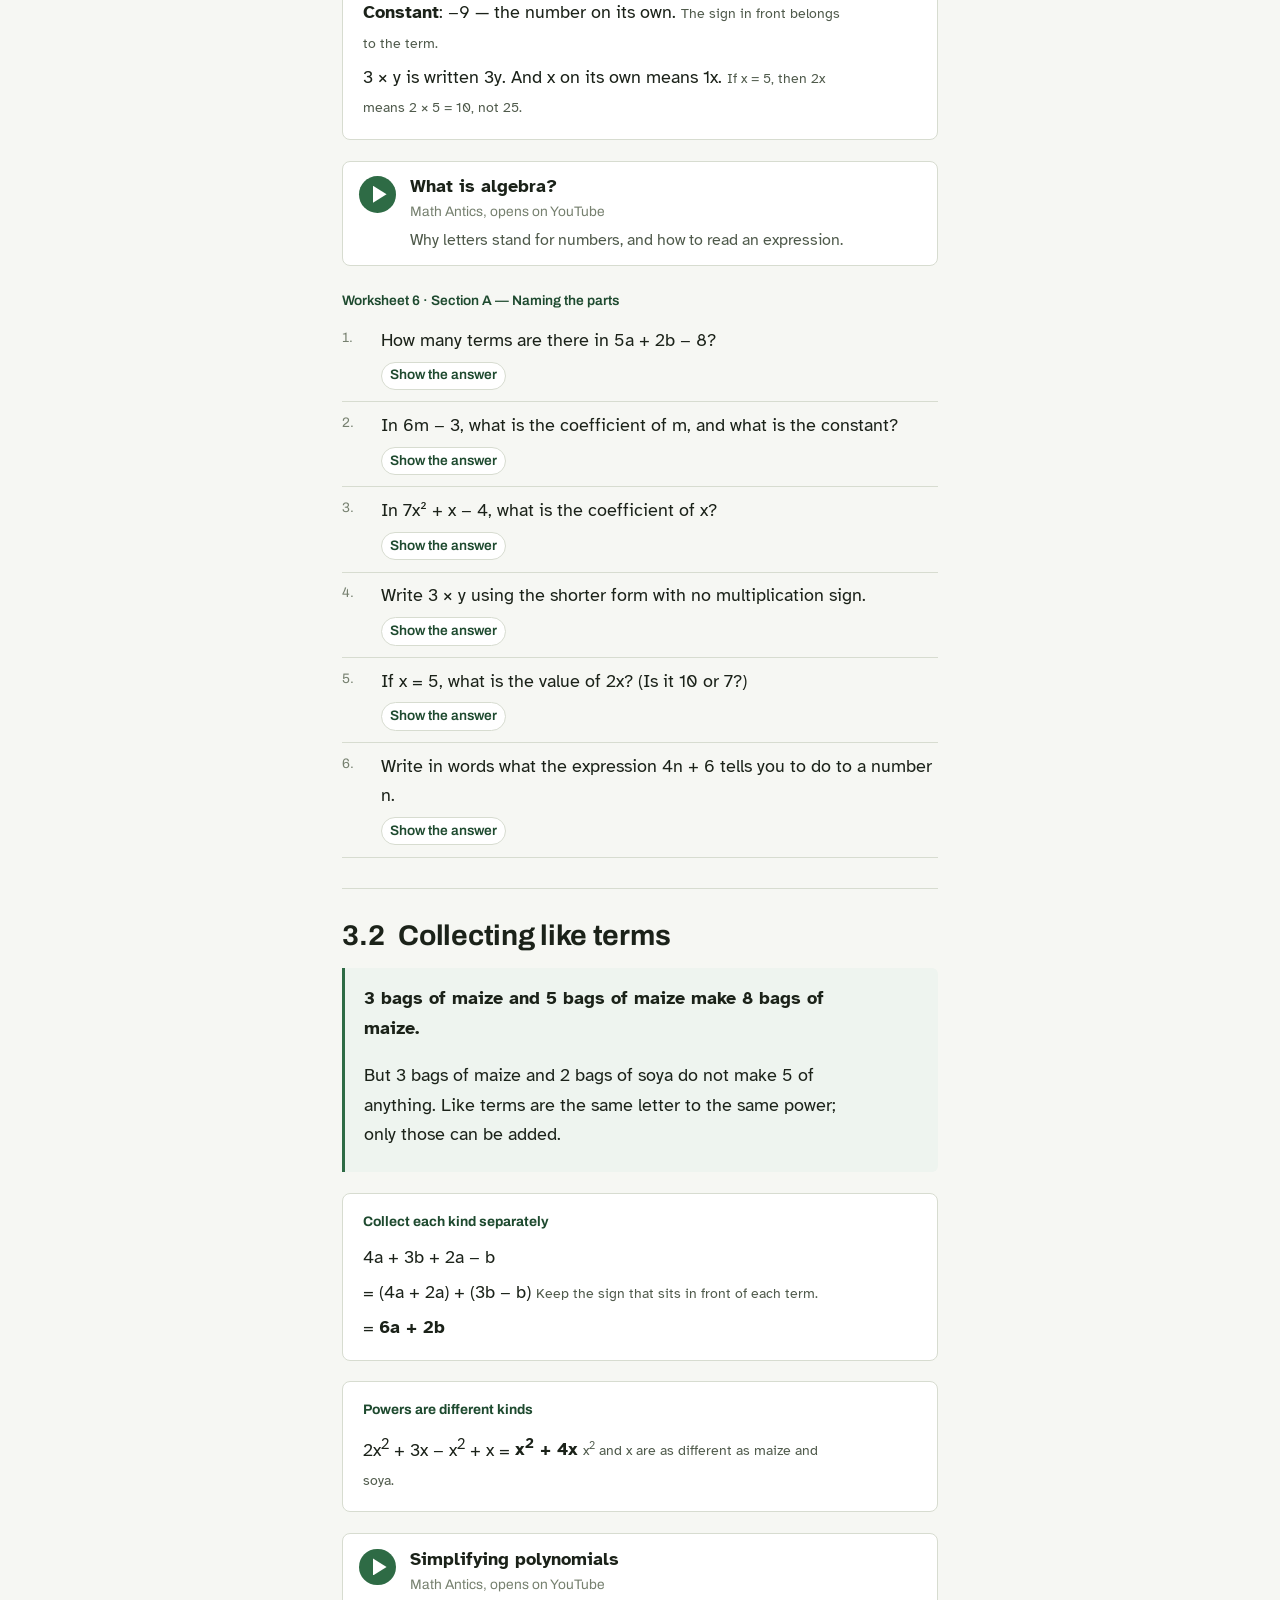
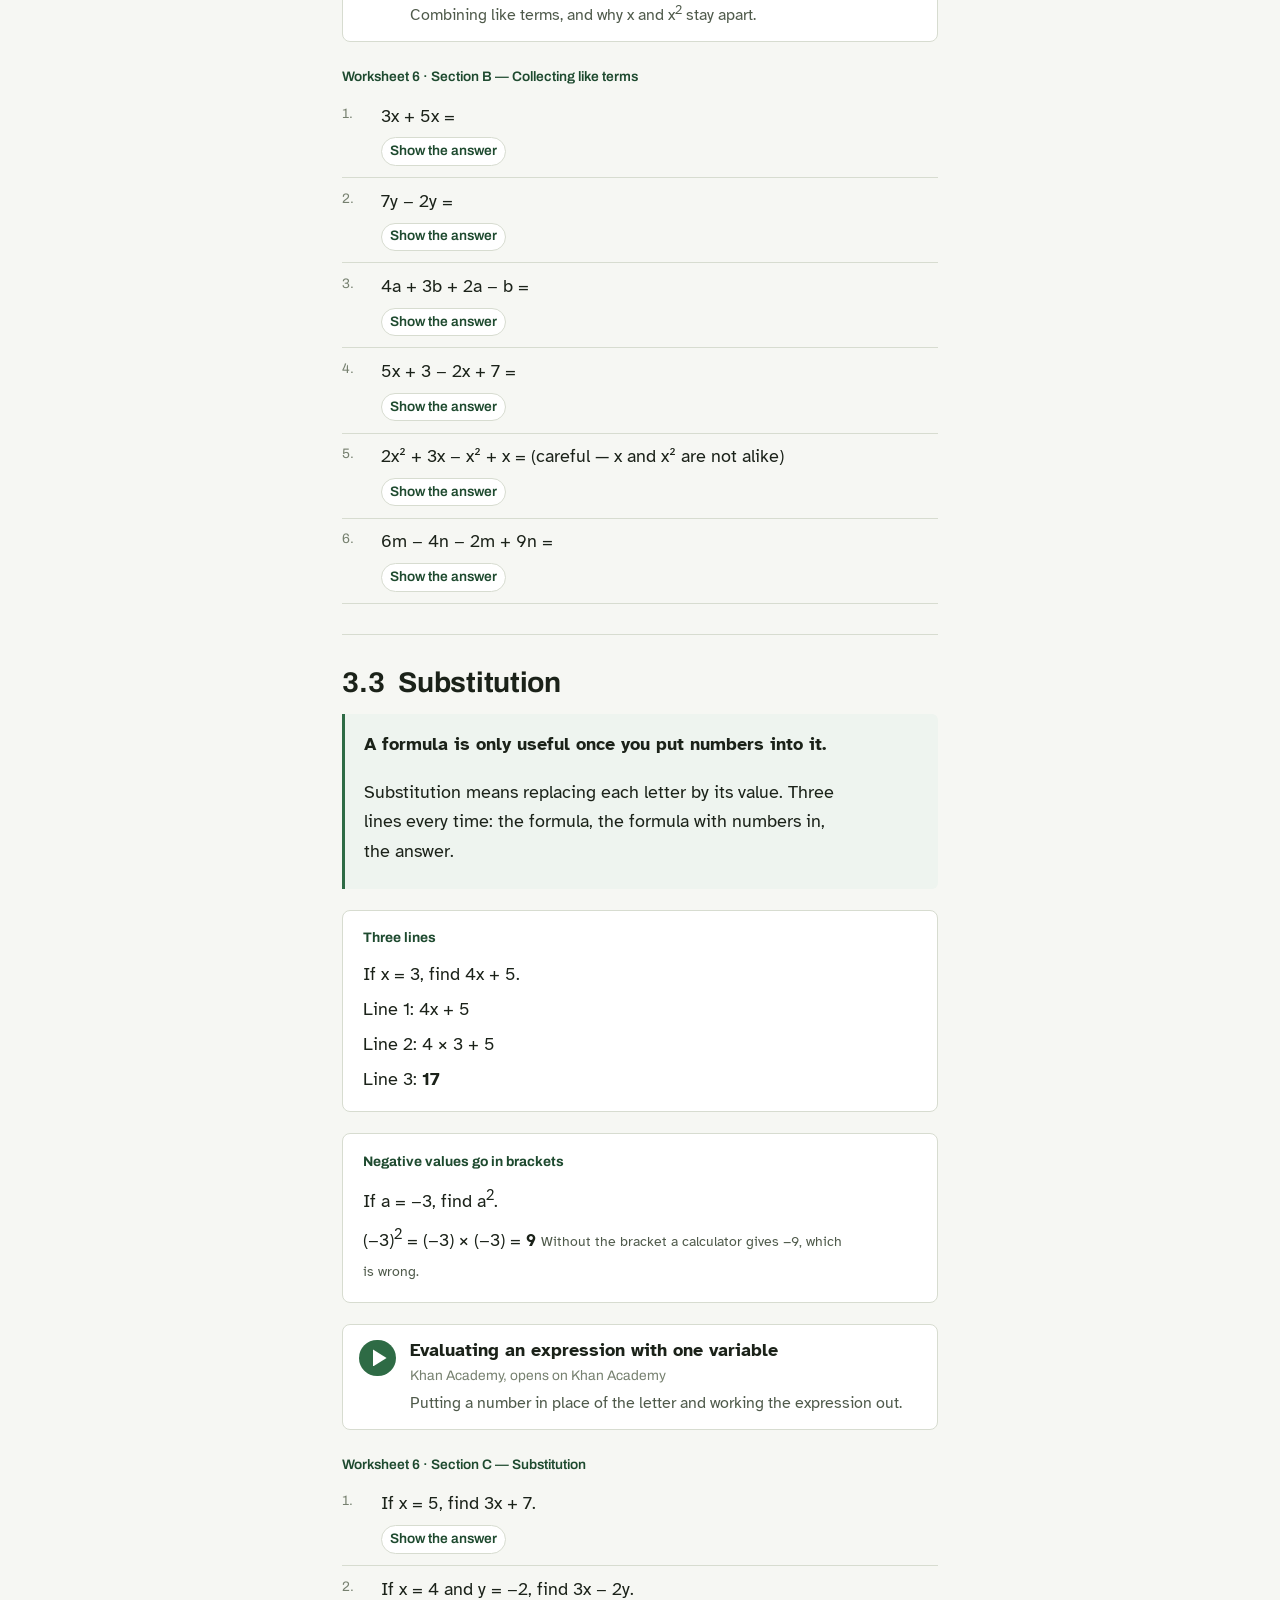
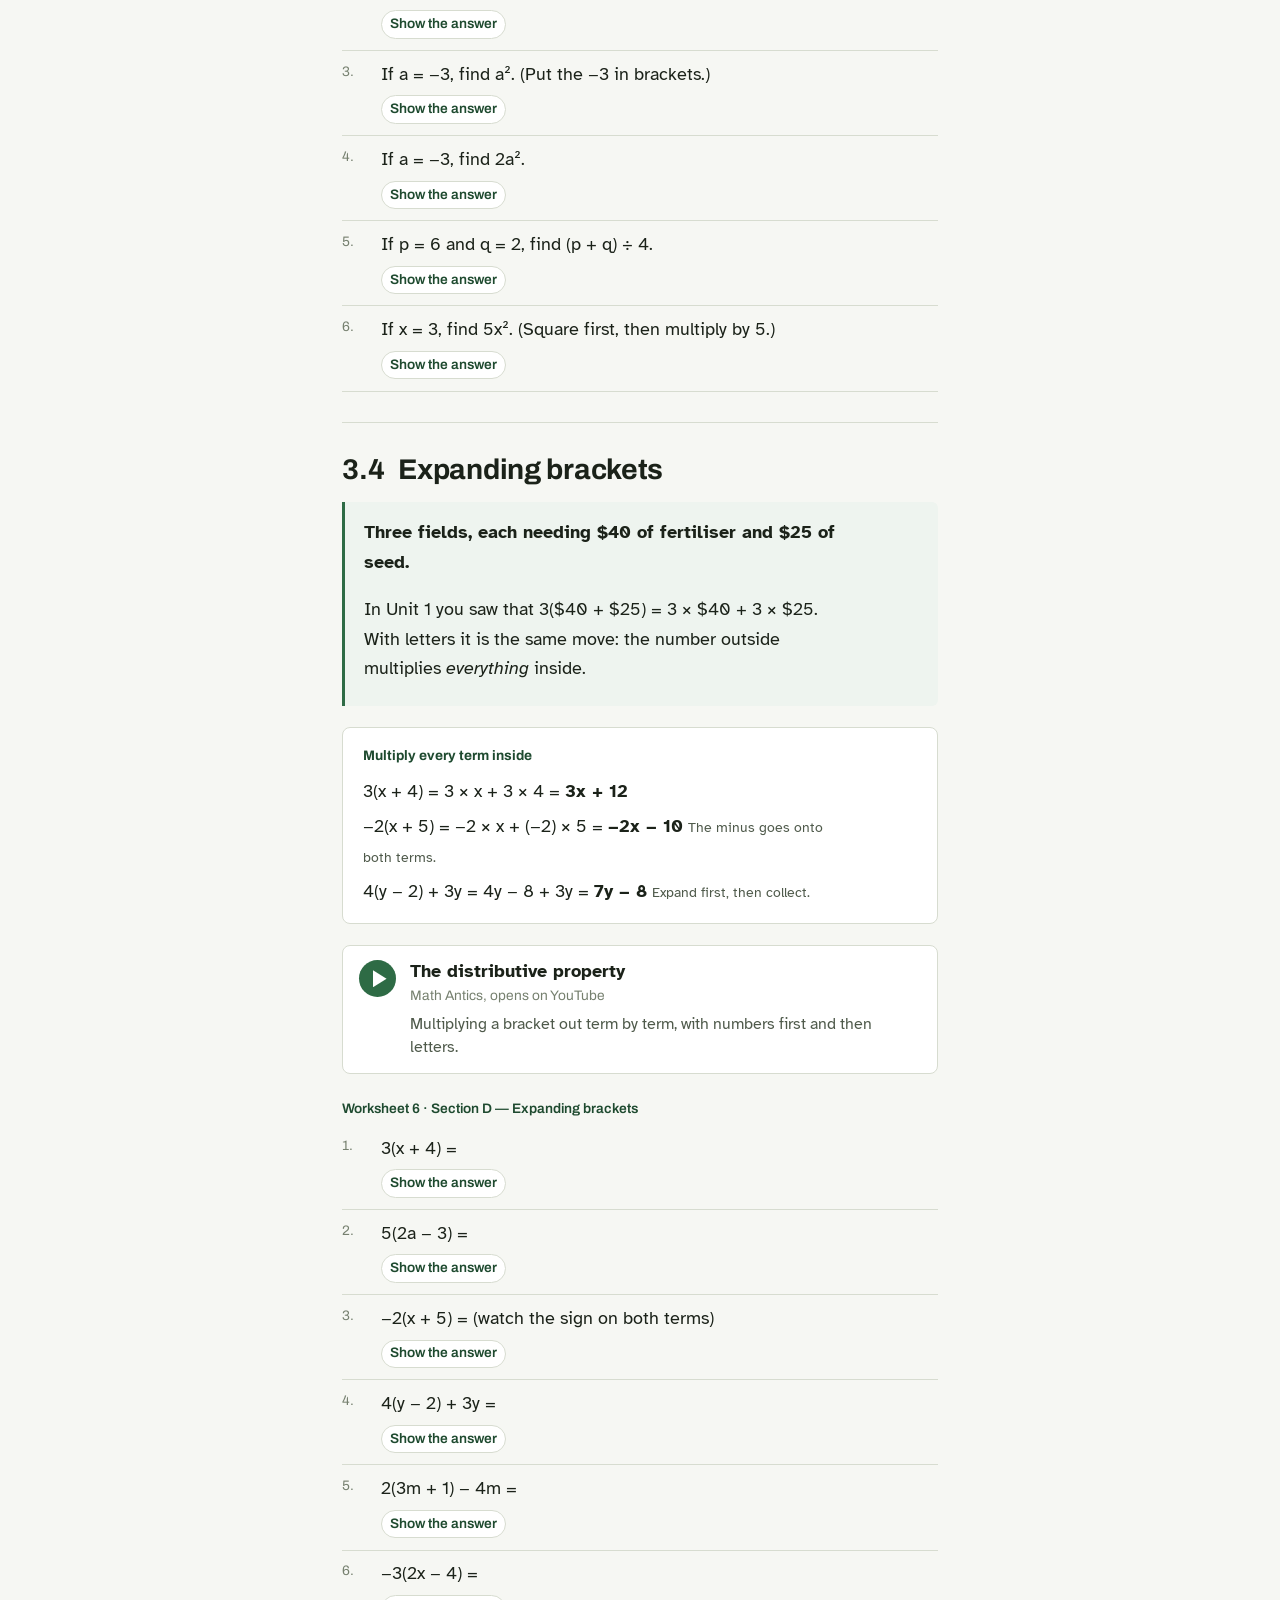
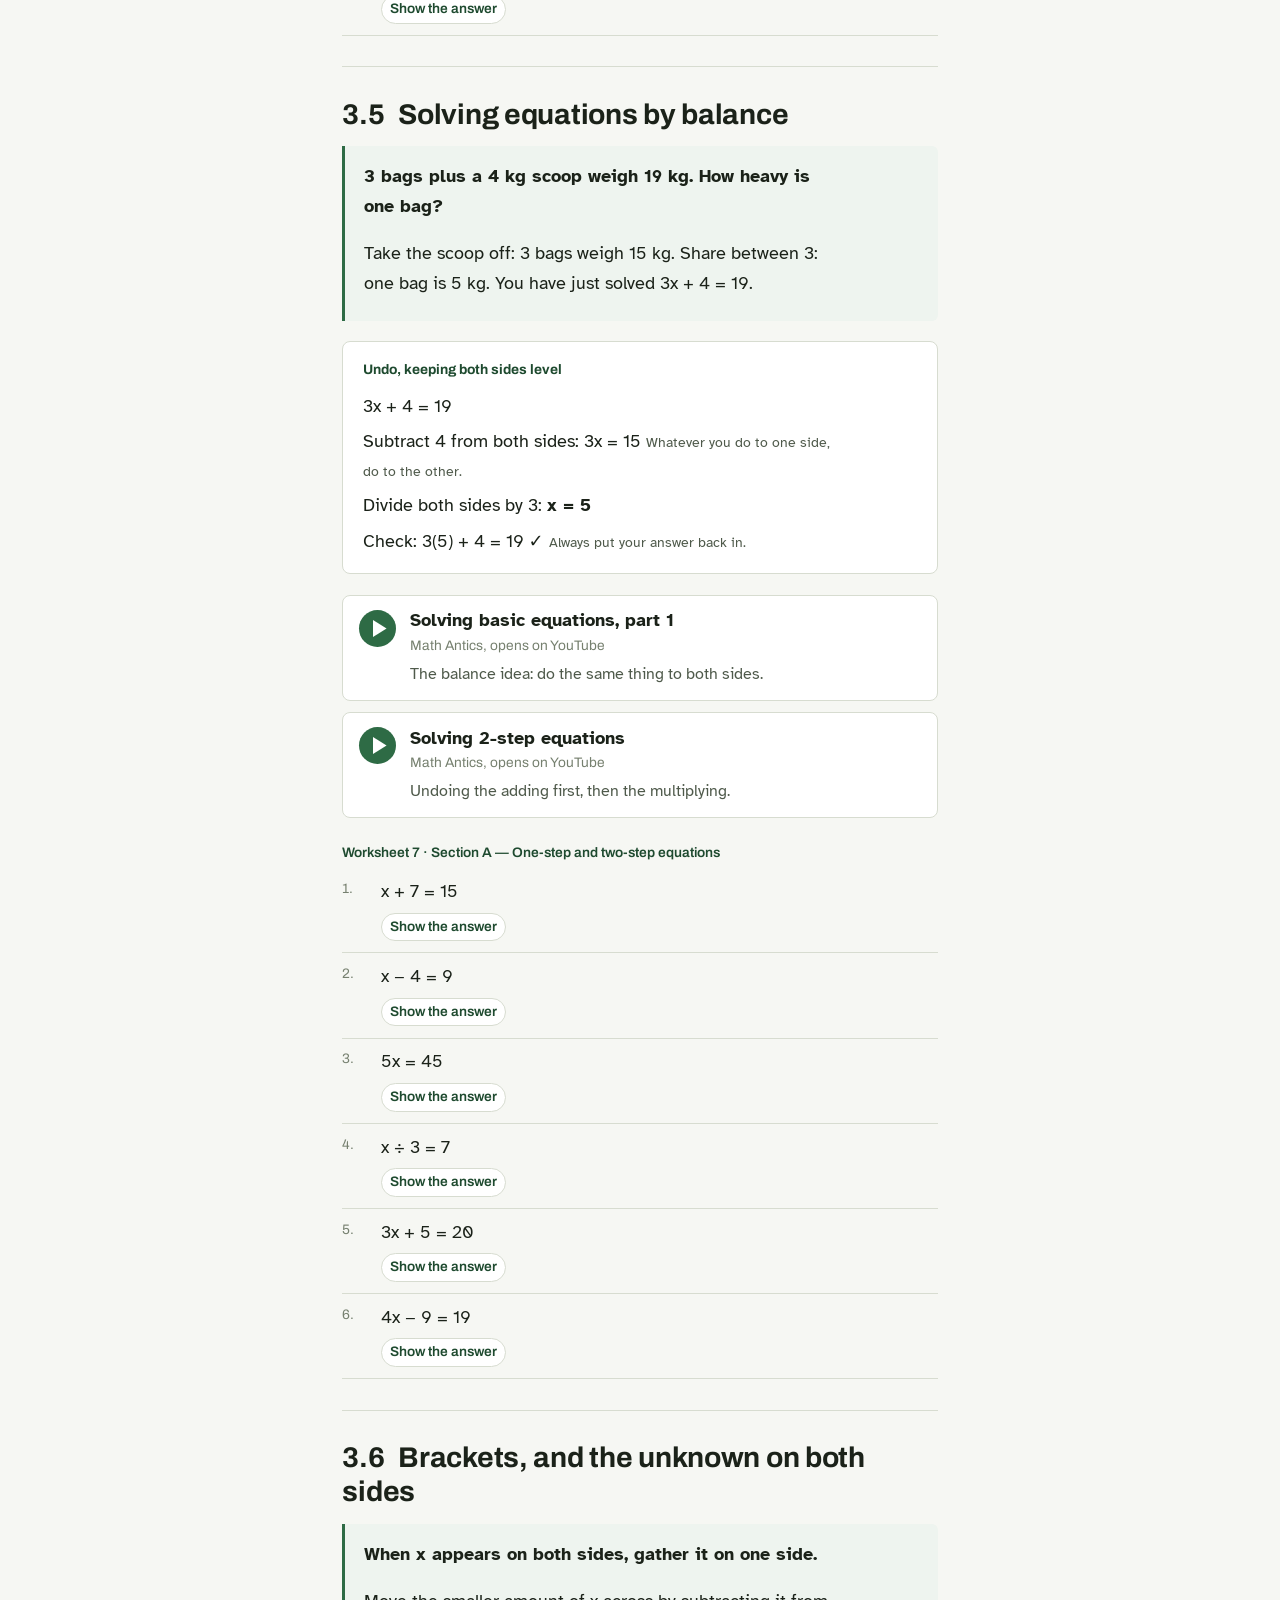
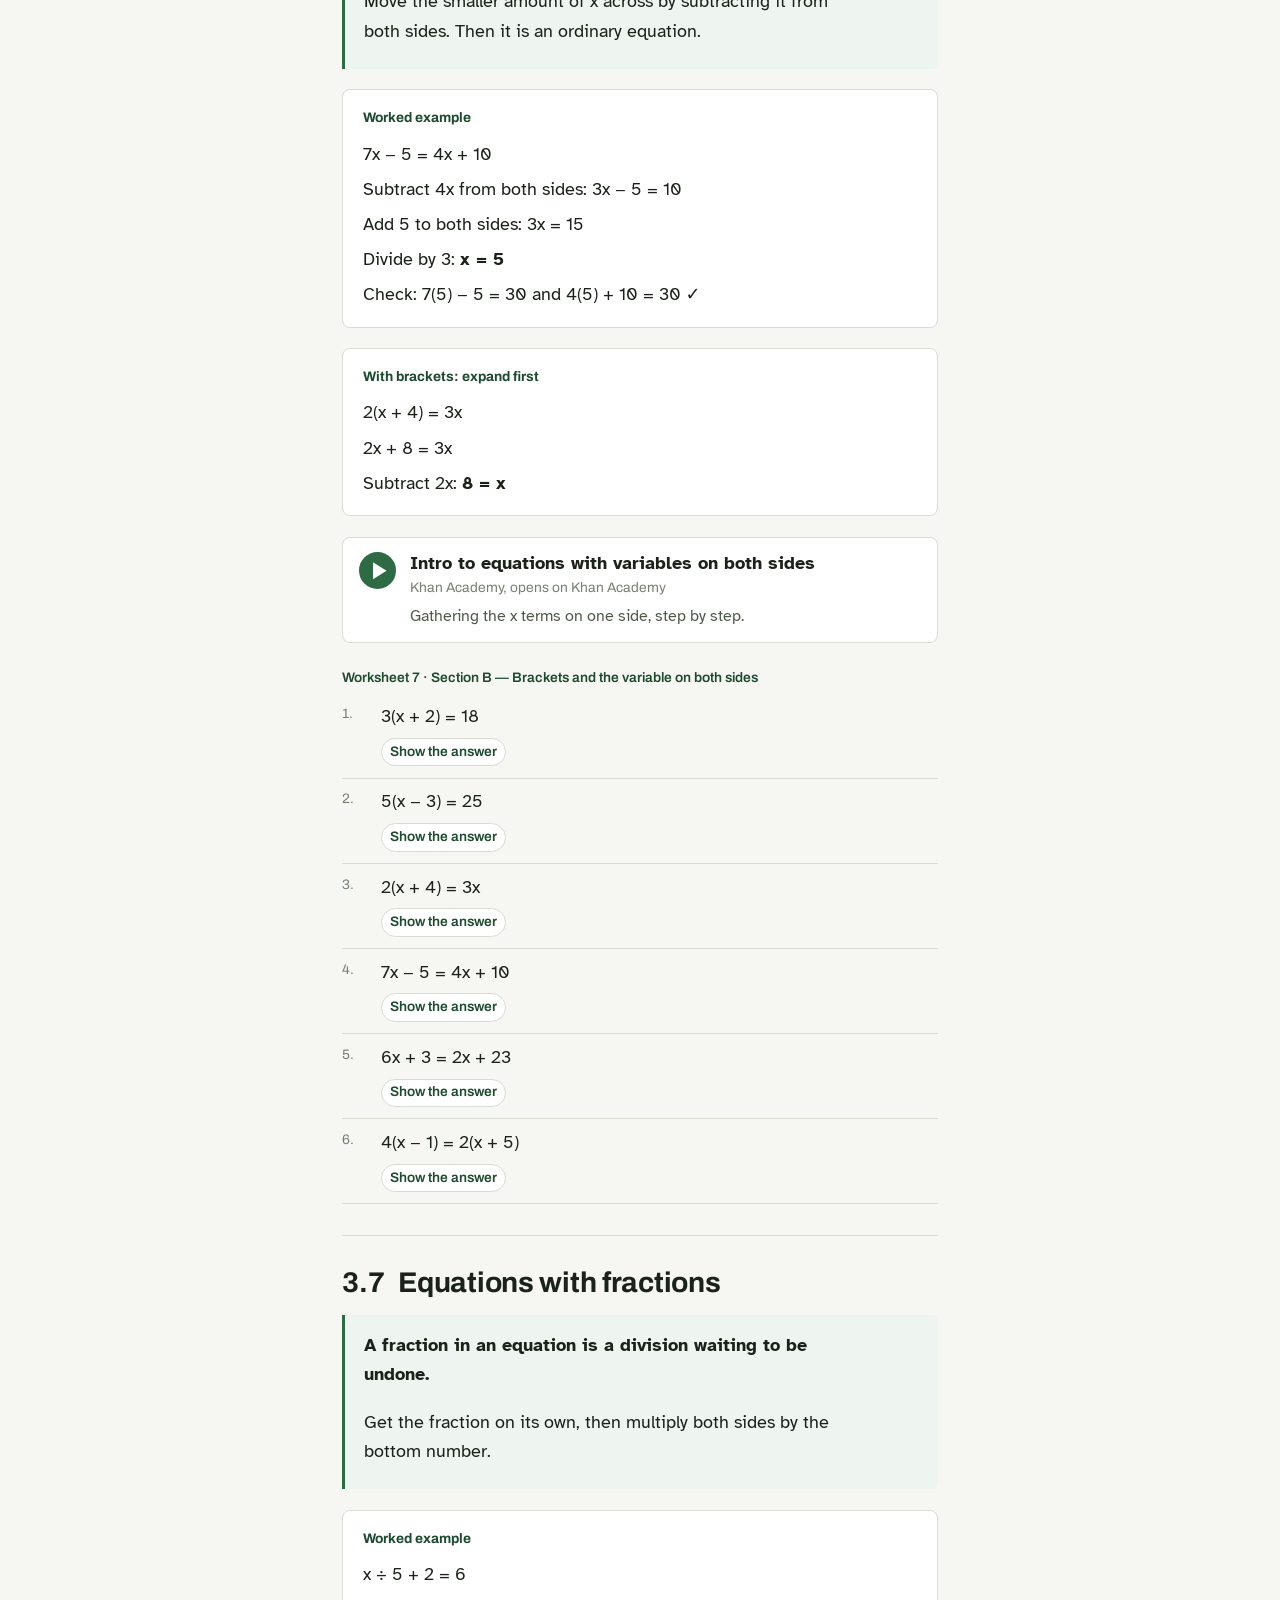
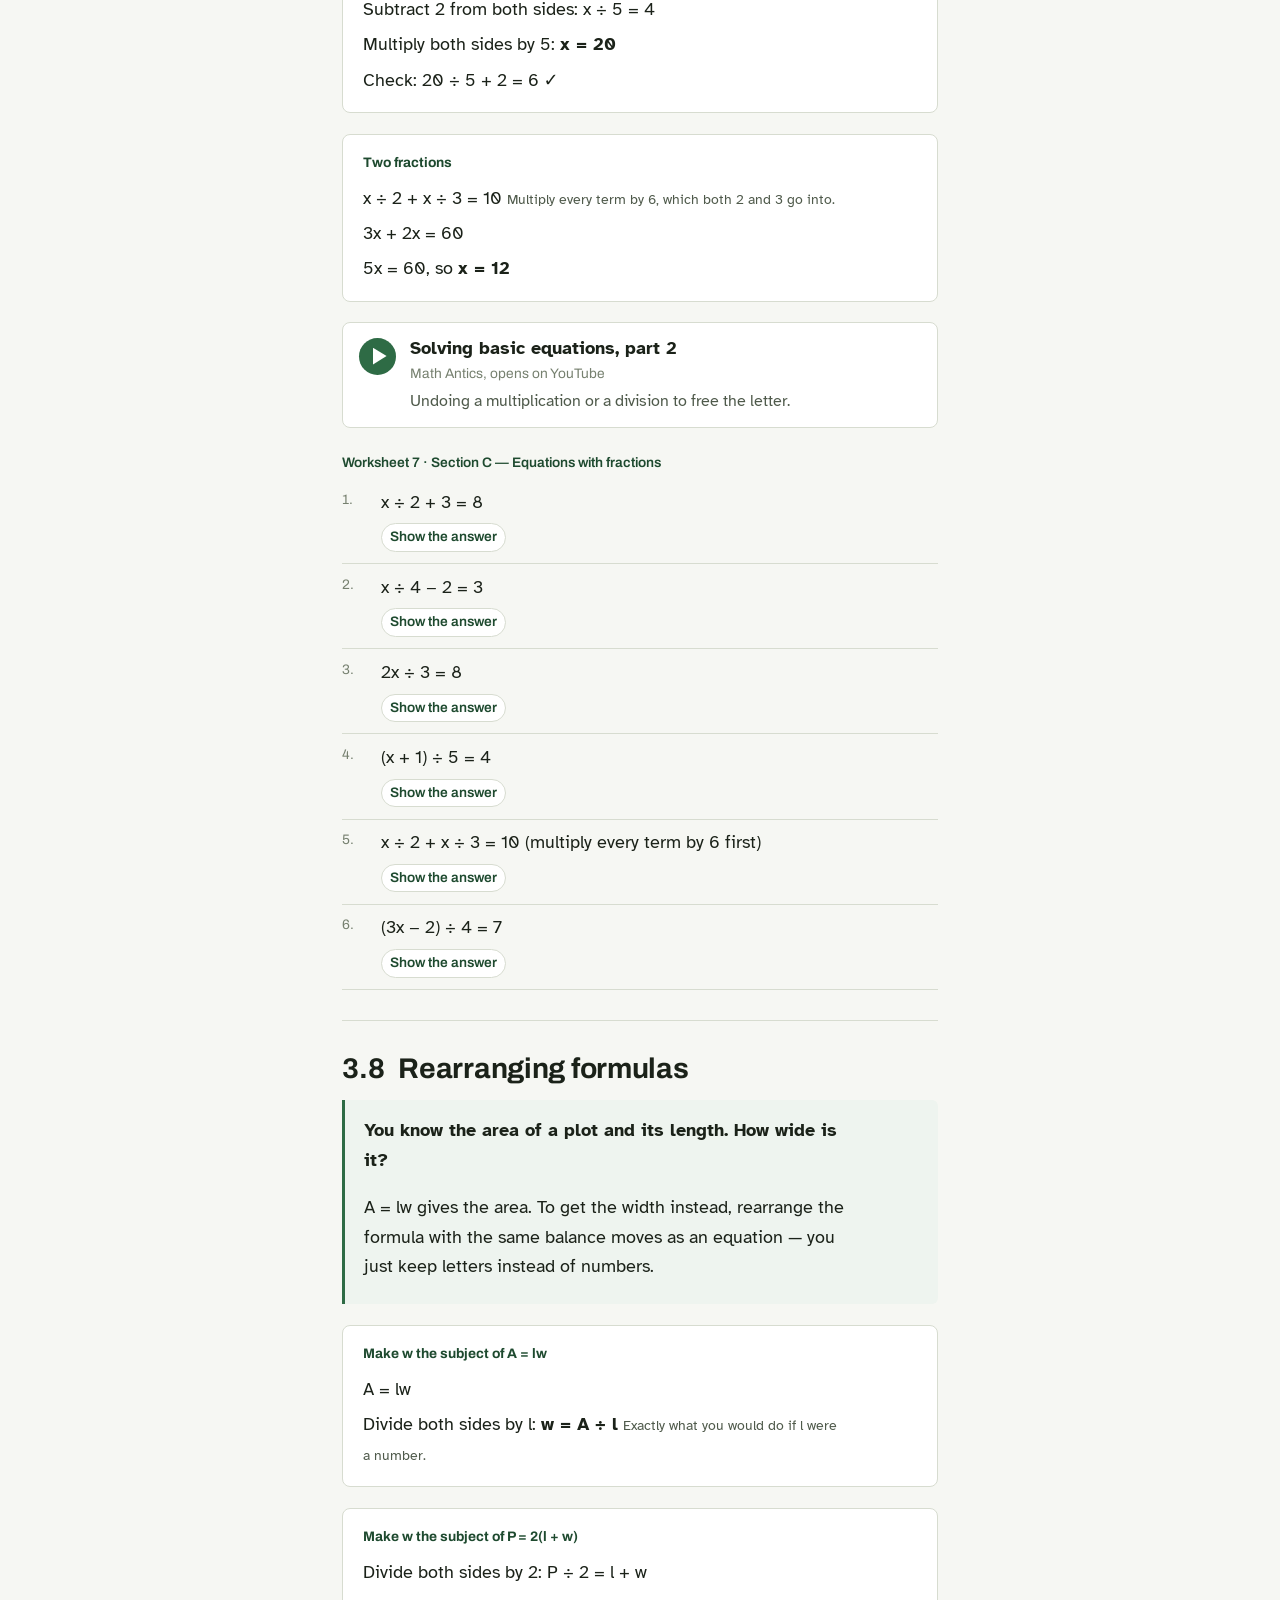
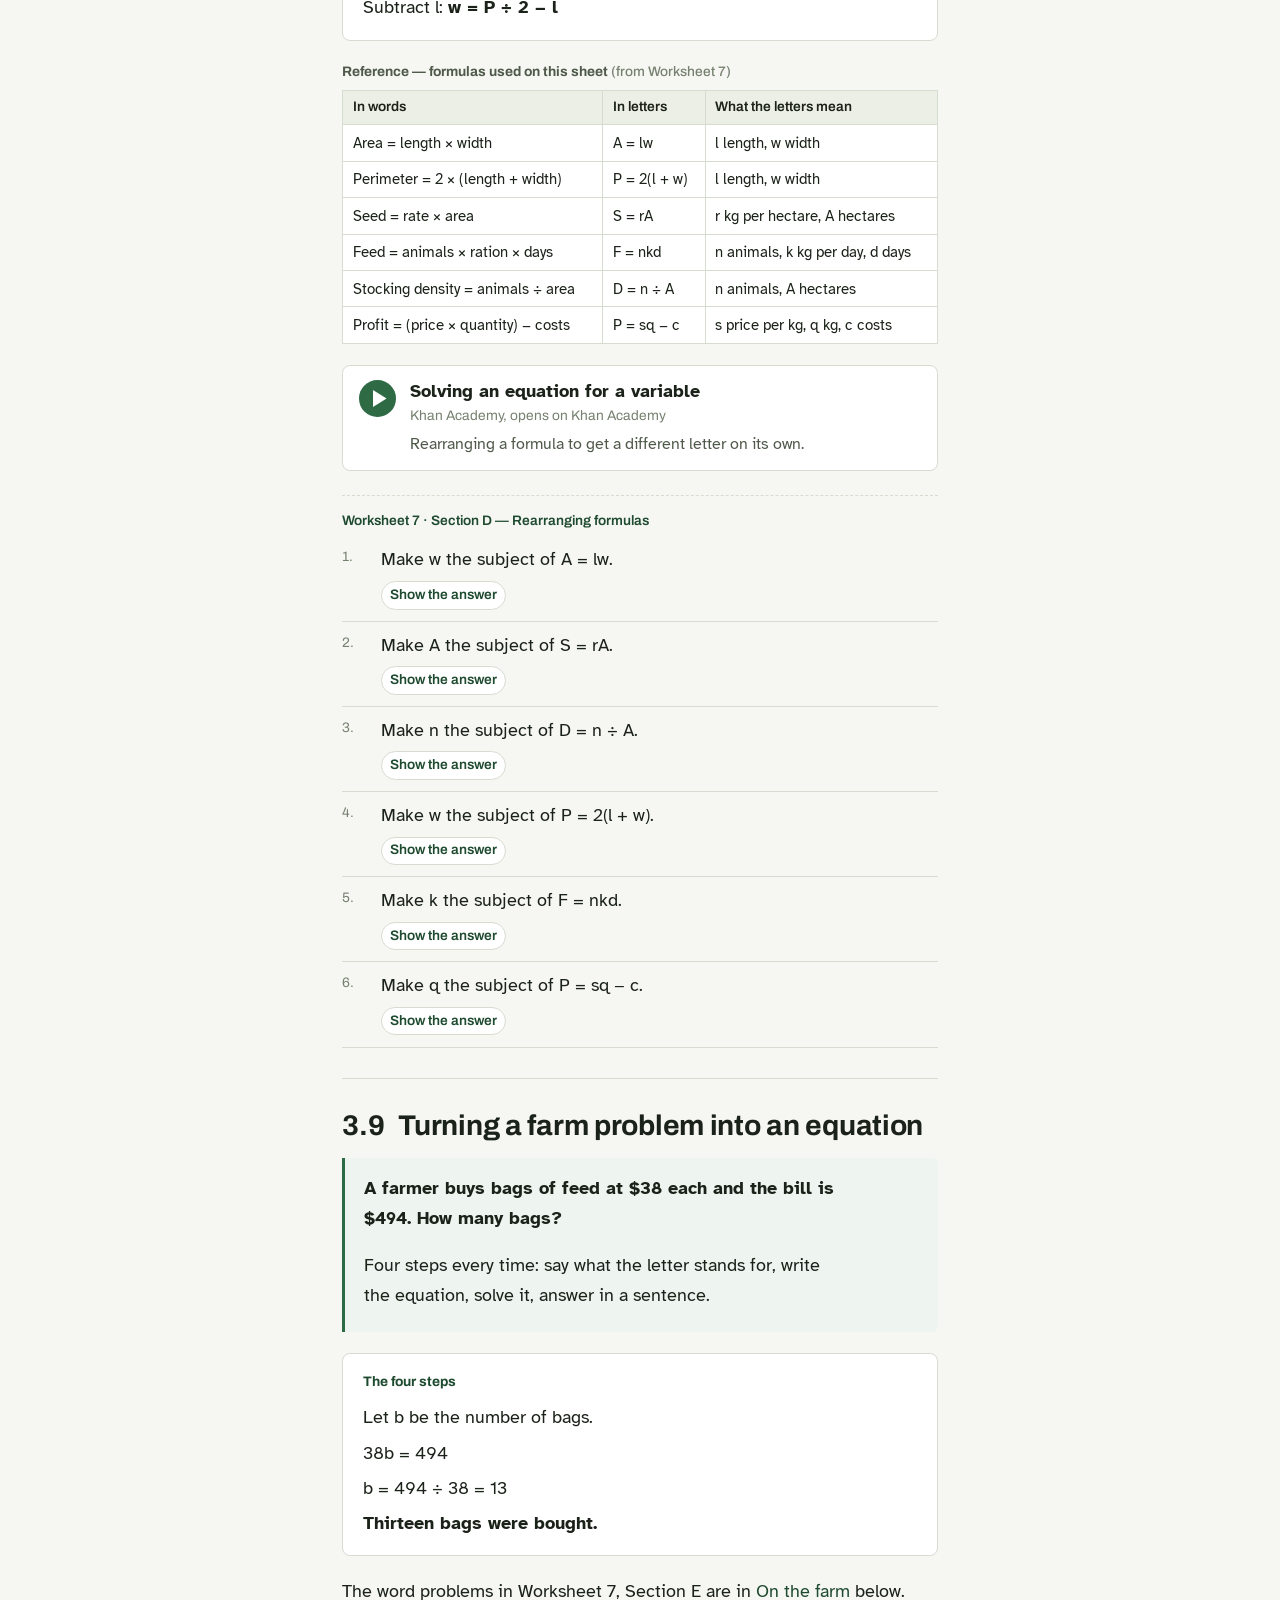
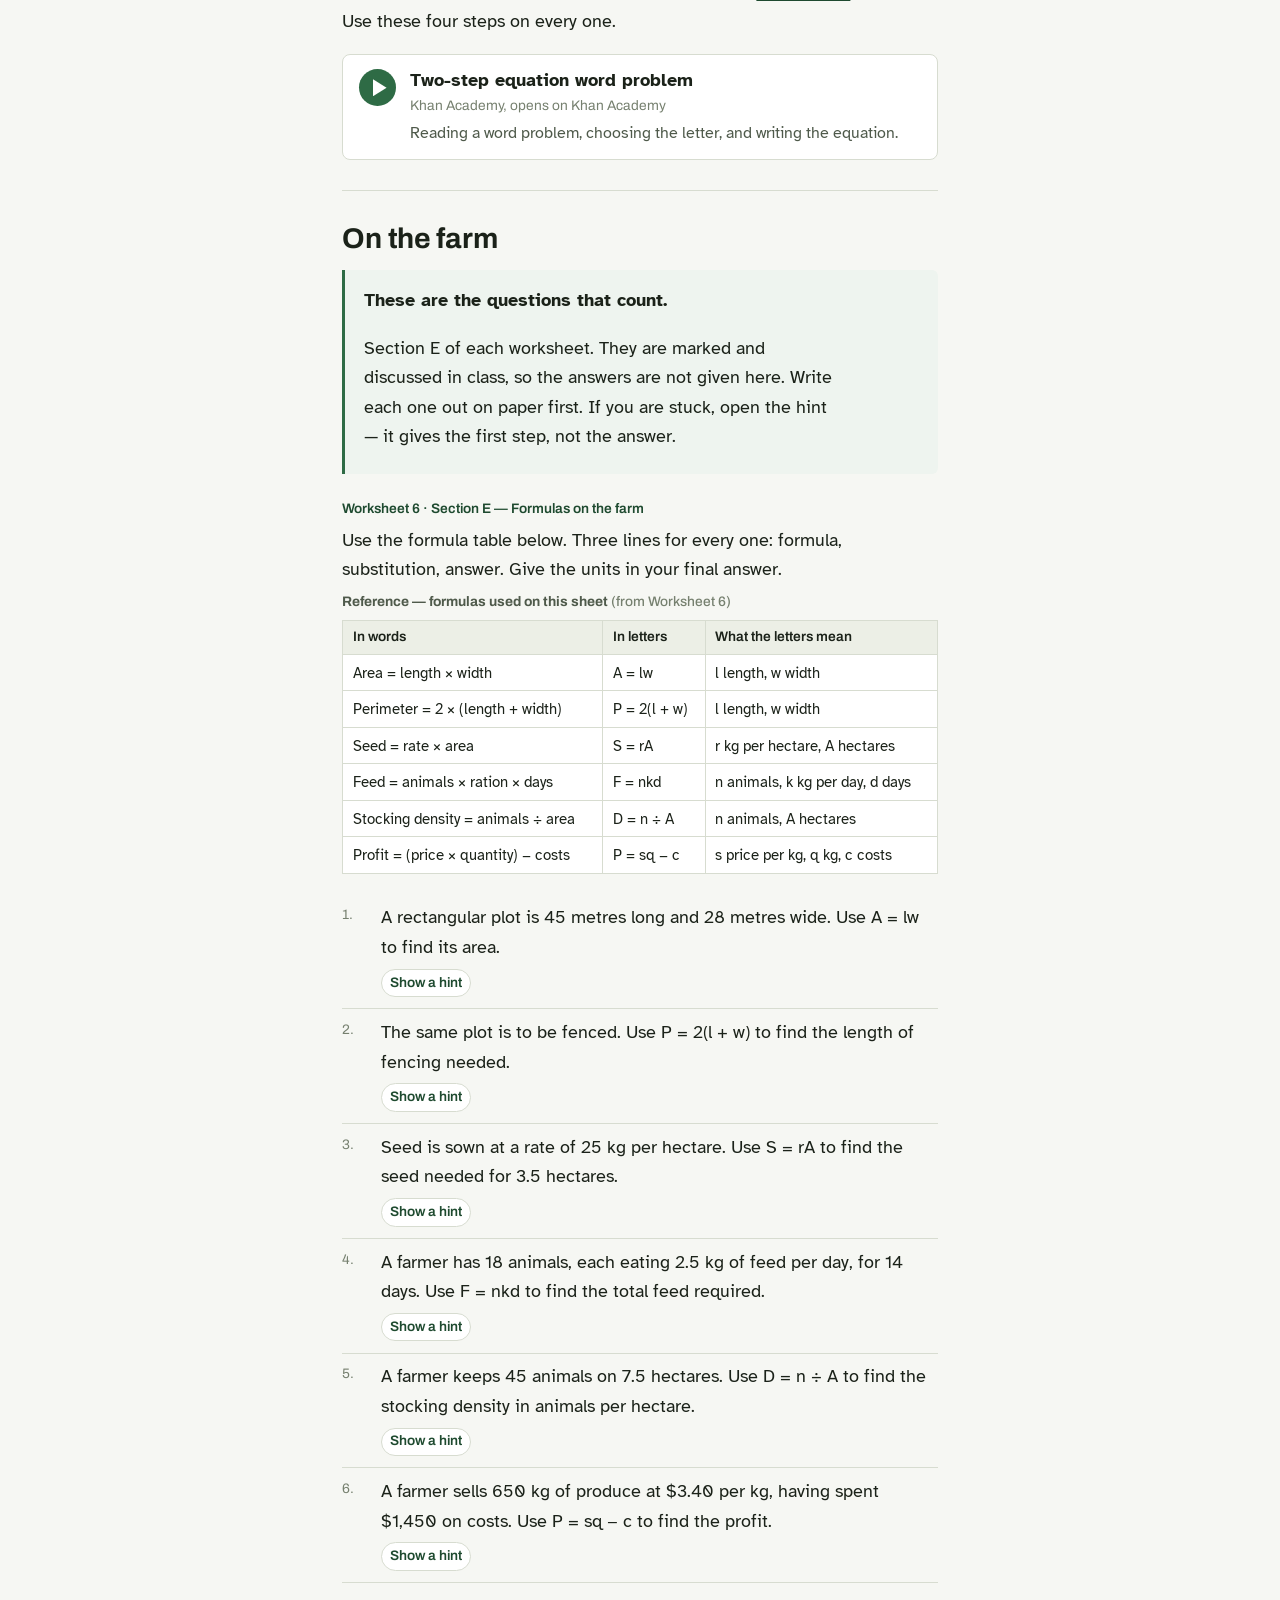
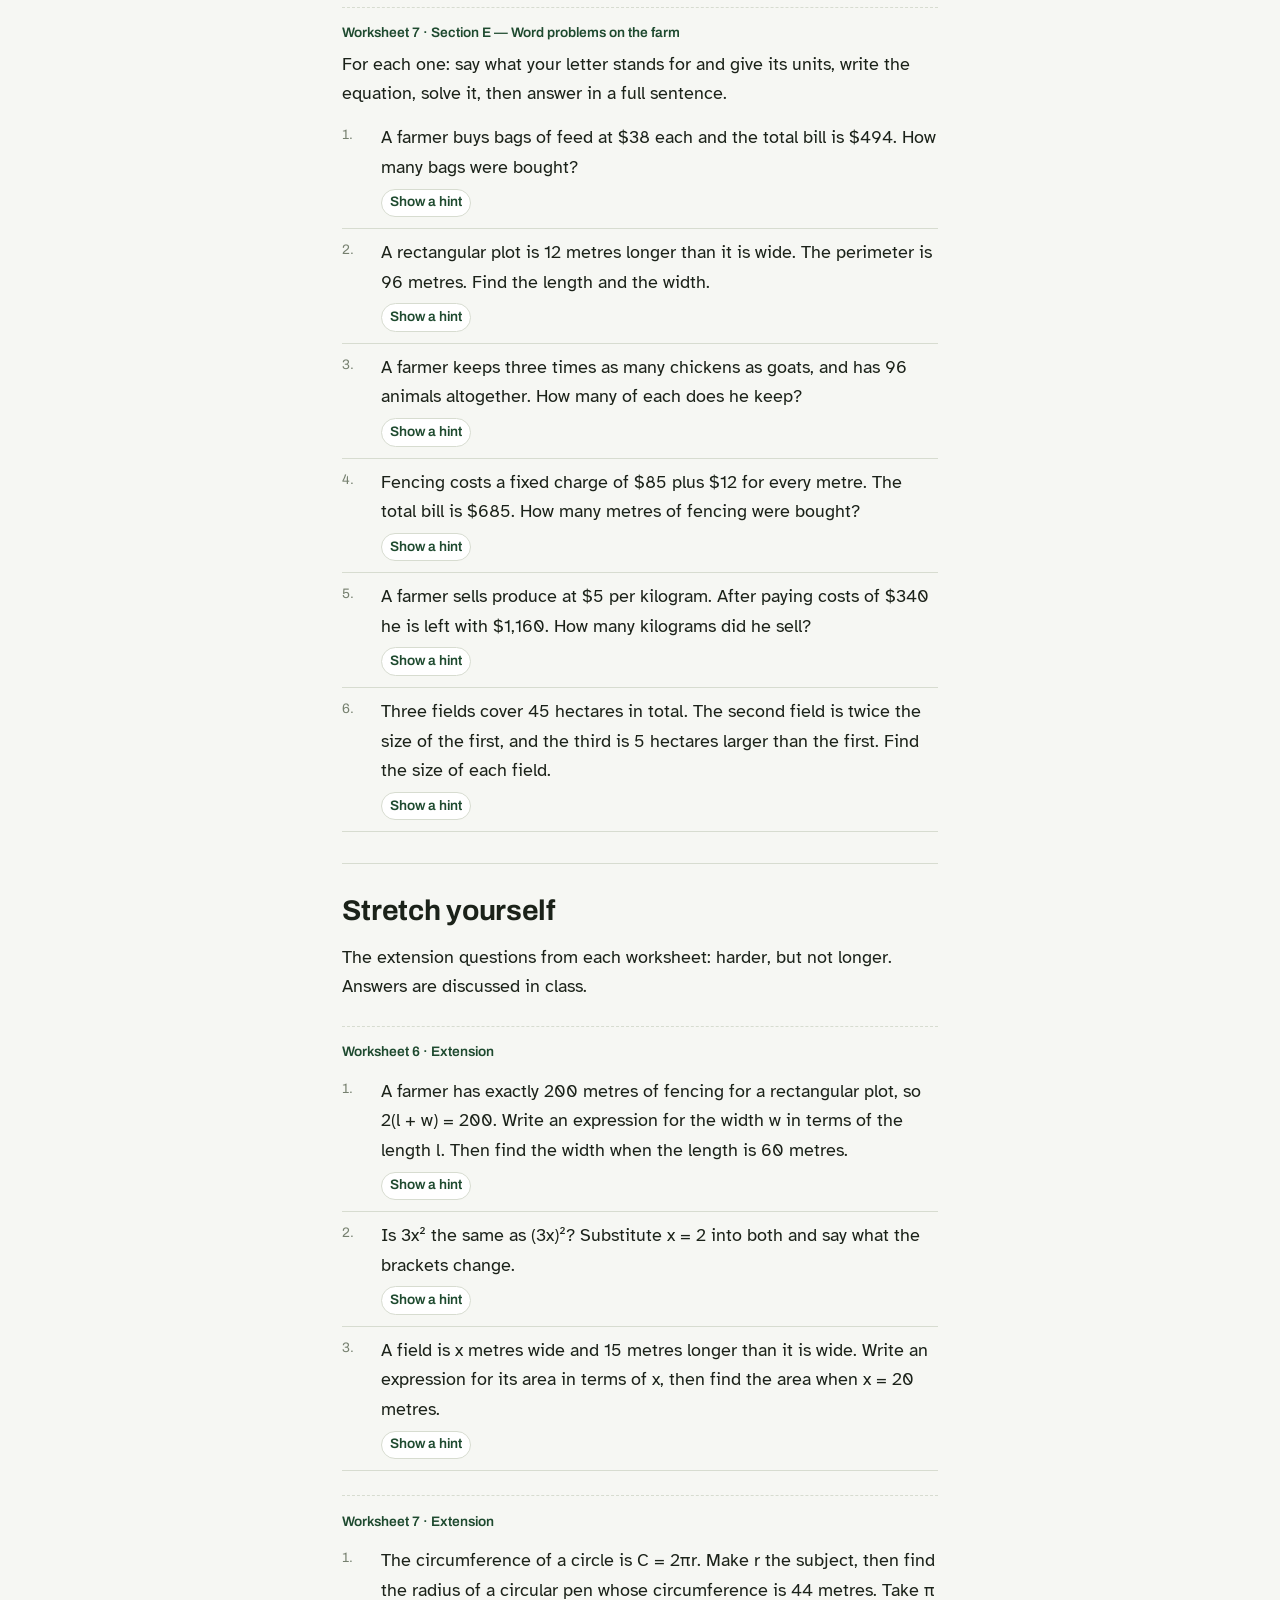
<file: unit-03.html>
<!DOCTYPE html>
<html lang="en">
<head>
<meta charset="utf-8">
<meta name="viewport" content="width=device-width, initial-scale=1">
<title>Unit 3 — Expressions, equations and formulas | MAT1001</title>
<meta name="description" content="Unit 3 of MAT1001 College Algebra: algebraic expressions, collecting like terms, substitution, expanding brackets, solving linear equations, rearranging formulas and word problems.">
<link rel="preconnect" href="https://fonts.googleapis.com">
<link rel="preconnect" href="https://fonts.gstatic.com" crossorigin>
<link href="https://fonts.googleapis.com/css2?family=Archivo:wght@500;600;700&family=Atkinson+Hyperlegible:ital,wght@0,400;0,700;1,400&display=swap" rel="stylesheet">
<link rel="stylesheet" href="styles.css">
</head>
<body>

<header class="masthead">
  <div class="wrap">
    <a class="backlink" href="index.html">All units</a>
    <p class="course-code">Unit 3</p>
    <h1>Expressions, equations and formulas</h1>
    <p class="school">Sessions 6&ndash;7 &nbsp;|&nbsp; 21 &ndash; 25 September &nbsp;|&nbsp; Worksheets 6 and 7</p>
  </div>
</header>

<main>
  <section class="page-section">
    <div class="wrap">

<p class="lead unit-lead">A letter in algebra is a short name for a number you do not know yet, or one that changes. A formula is a rule you already follow, written down. Solving an equation is working backwards to find the number &mdash; keeping both sides balanced as you go.</p>
<nav class="contents" aria-label="In this unit"><p>In this unit</p><ul><li><a href="#t3-1">3.1&ensp;Letters for numbers</a></li><li><a href="#t3-2">3.2&ensp;Collecting like terms</a></li><li><a href="#t3-3">3.3&ensp;Substitution</a></li><li><a href="#t3-4">3.4&ensp;Expanding brackets</a></li><li><a href="#t3-5">3.5&ensp;Solving equations by balance</a></li><li><a href="#t3-6">3.6&ensp;Brackets, and the unknown on both sides</a></li><li><a href="#t3-7">3.7&ensp;Equations with fractions</a></li><li><a href="#t3-8">3.8&ensp;Rearranging formulas</a></li><li><a href="#t3-9">3.9&ensp;Turning a farm problem into an equation</a></li><li><a href="#farm">On the farm</a></li><li><a href="#stretch">Stretch yourself</a></li></ul></nav>
<div class="downloads"><h2>Worksheets for this unit</h2><p>Print a copy, or work from the screen into your book. Every question below comes from these sheets, and the answers to Sections A to D are on the last page of each.</p><ul><li><a class="dl" href="worksheet-06.pdf" target="_blank" rel="noopener"><span class="dl-no">Worksheet 6</span><span class="dl-title">Expressions, substitution and simplifying</span><span class="dl-meta">PDF &middot; set Monday 21 September</span></a></li><li><a class="dl" href="worksheet-07.pdf" target="_blank" rel="noopener"><span class="dl-no">Worksheet 7</span><span class="dl-title">Linear equations, formulas and word problems</span><span class="dl-meta">PDF &middot; set Friday 25 September</span></a></li></ul></div>
<p class="howto"><strong>How to use this page.</strong> Work through the sections in order. Read the situation, follow the worked example line by line, and watch the video if anything is unclear &mdash; pause it and copy the steps. Then try the practice questions in your book before you open an answer.</p>

<!-- 3.1 -->
<div class="topic" id="t3-1"><h3>3.1&ensp;Letters for numbers</h3><div class="situation"><p class="ask">Seed costs $4 a kilogram. How much do you pay?</p><p>It depends how much you buy. Call the number of kilograms <em>n</em>, and the cost is 4n dollars. That is an expression: a rule that gives the answer once you know n.</p></div><div class="worked"><h4>Naming the parts of 4x + 7y &minus; 9</h4><p class="step"><strong>Terms</strong>: 4x, 7y and &minus;9 &mdash; the pieces separated by + or &minus;. There are three.</p><p class="step"><strong>Coefficients</strong>: 4 and 7 &mdash; the numbers in front of the letters.</p><p class="step"><strong>Variables</strong>: x and y.</p><p class="step"><strong>Constant</strong>: &minus;9 &mdash; the number on its own. <span class="because">The sign in front belongs to the term.</span></p><p class="step">3 &times; y is written 3y. And x on its own means 1x. <span class="because">If x = 5, then 2x means 2 &times; 5 = 10, not 25.</span></p></div><a class="watch" href="https://www.youtube.com/watch?v=NybHckSEQBI" target="_blank" rel="noopener"><span class="play" aria-hidden="true"></span><span class="watch-body"><span class="watch-title">What is algebra?</span><span class="watch-meta">Math Antics, opens on YouTube</span><span class="watch-why">Why letters stand for numbers, and how to read an expression.</span></span></a><p class="from">Worksheet 6 &middot; Section A &mdash; Naming the parts</p><ol class="practice"><li><p class="ask">How many terms are there in 5a + 2b − 8?</p><details class="answer"><summary>Show the answer</summary><p class="reveal">Three</p></details></li><li><p class="ask">In 6m − 3, what is the coefficient of m, and what is the constant?</p><details class="answer"><summary>Show the answer</summary><p class="reveal">Coefficient 6, constant −3</p></details></li><li><p class="ask">In 7x² + x − 4, what is the coefficient of x?</p><details class="answer"><summary>Show the answer</summary><p class="reveal">1</p></details></li><li><p class="ask">Write 3 × y using the shorter form with no multiplication sign.</p><details class="answer"><summary>Show the answer</summary><p class="reveal">3y</p></details></li><li><p class="ask">If x = 5, what is the value of 2x? (Is it 10 or 7?)</p><details class="answer"><summary>Show the answer</summary><p class="reveal">10</p></details></li><li><p class="ask">Write in words what the expression 4n + 6 tells you to do to a number n.</p><details class="answer"><summary>Show the answer</summary><p class="reveal">Multiply n by 4, then add 6</p></details></li></ol></div>

<!-- 3.2 -->
<div class="topic" id="t3-2"><h3>3.2&ensp;Collecting like terms</h3><div class="situation"><p class="ask">3 bags of maize and 5 bags of maize make 8 bags of maize.</p><p>But 3 bags of maize and 2 bags of soya do not make 5 of anything. Like terms are the same letter to the same power; only those can be added.</p></div><div class="worked"><h4>Collect each kind separately</h4><p class="step">4a + 3b + 2a &minus; b</p><p class="step">= (4a + 2a) + (3b &minus; b) <span class="because">Keep the sign that sits in front of each term.</span></p><p class="step">= <strong>6a + 2b</strong></p></div><div class="worked"><h4>Powers are different kinds</h4><p class="step">2x<sup>2</sup> + 3x &minus; x<sup>2</sup> + x = <strong>x<sup>2</sup> + 4x</strong> <span class="because">x<sup>2</sup> and x are as different as maize and soya.</span></p></div><a class="watch" href="https://www.youtube.com/watch?v=DKC74YKJpNY" target="_blank" rel="noopener"><span class="play" aria-hidden="true"></span><span class="watch-body"><span class="watch-title">Simplifying polynomials</span><span class="watch-meta">Math Antics, opens on YouTube</span><span class="watch-why">Combining like terms, and why x and x<sup>2</sup> stay apart.</span></span></a><p class="from">Worksheet 6 &middot; Section B &mdash; Collecting like terms</p><ol class="practice"><li><p class="ask">3x + 5x =</p><details class="answer"><summary>Show the answer</summary><p class="reveal">8x</p></details></li><li><p class="ask">7y − 2y =</p><details class="answer"><summary>Show the answer</summary><p class="reveal">5y</p></details></li><li><p class="ask">4a + 3b + 2a − b =</p><details class="answer"><summary>Show the answer</summary><p class="reveal">6a + 2b</p></details></li><li><p class="ask">5x + 3 − 2x + 7 =</p><details class="answer"><summary>Show the answer</summary><p class="reveal">3x + 10</p></details></li><li><p class="ask">2x² + 3x − x² + x =   (careful — x and x² are not alike)</p><details class="answer"><summary>Show the answer</summary><p class="reveal">x² + 4x <span class="note">&mdash; x² and x are not like terms</span></p></details></li><li><p class="ask">6m − 4n − 2m + 9n =</p><details class="answer"><summary>Show the answer</summary><p class="reveal">4m + 5n</p></details></li></ol></div>

<!-- 3.3 -->
<div class="topic" id="t3-3"><h3>3.3&ensp;Substitution</h3><div class="situation"><p class="ask">A formula is only useful once you put numbers into it.</p><p>Substitution means replacing each letter by its value. Three lines every time: the formula, the formula with numbers in, the answer.</p></div><div class="worked"><h4>Three lines</h4><p class="step">If x = 3, find 4x + 5.</p><p class="step">Line 1: 4x + 5</p><p class="step">Line 2: 4 &times; 3 + 5</p><p class="step">Line 3: <strong>17</strong></p></div><div class="worked"><h4>Negative values go in brackets</h4><p class="step">If a = &minus;3, find a<sup>2</sup>.</p><p class="step">(&minus;3)<sup>2</sup> = (&minus;3) &times; (&minus;3) = <strong>9</strong> <span class="because">Without the bracket a calculator gives &minus;9, which is wrong.</span></p></div><a class="watch" href="https://en.khanacademy.org/math/algebra/x2f8bb11595b61c86:foundation-algebra/x2f8bb11595b61c86:intro-variables/v/variables-and-expressions-1" target="_blank" rel="noopener"><span class="play" aria-hidden="true"></span><span class="watch-body"><span class="watch-title">Evaluating an expression with one variable</span><span class="watch-meta">Khan Academy, opens on Khan Academy</span><span class="watch-why">Putting a number in place of the letter and working the expression out.</span></span></a><p class="from">Worksheet 6 &middot; Section C &mdash; Substitution</p><ol class="practice"><li><p class="ask">If x = 5, find 3x + 7.</p><details class="answer"><summary>Show the answer</summary><p class="reveal">22</p></details></li><li><p class="ask">If x = 4 and y = −2, find 3x − 2y.</p><details class="answer"><summary>Show the answer</summary><p class="reveal">16</p></details></li><li><p class="ask">If a = −3, find a².   (Put the −3 in brackets.)</p><details class="answer"><summary>Show the answer</summary><p class="reveal">9 <span class="note">&mdash; (−3)² = 9, not −9</span></p></details></li><li><p class="ask">If a = −3, find 2a².</p><details class="answer"><summary>Show the answer</summary><p class="reveal">18 <span class="note">&mdash; 2 × 9, not (2 × −3)²</span></p></details></li><li><p class="ask">If p = 6 and q = 2, find (p + q) ÷ 4.</p><details class="answer"><summary>Show the answer</summary><p class="reveal">2</p></details></li><li><p class="ask">If x = 3, find 5x².   (Square first, then multiply by 5.)</p><details class="answer"><summary>Show the answer</summary><p class="reveal">45</p></details></li></ol></div>

<!-- 3.4 -->
<div class="topic" id="t3-4"><h3>3.4&ensp;Expanding brackets</h3><div class="situation"><p class="ask">Three fields, each needing $40 of fertiliser and $25 of seed.</p><p>In Unit 1 you saw that 3($40 + $25) = 3 &times; $40 + 3 &times; $25. With letters it is the same move: the number outside multiplies <em>everything</em> inside.</p></div><div class="worked"><h4>Multiply every term inside</h4><p class="step">3(x + 4) = 3 &times; x + 3 &times; 4 = <strong>3x + 12</strong></p><p class="step">&minus;2(x + 5) = &minus;2 &times; x + (&minus;2) &times; 5 = <strong>&minus;2x &minus; 10</strong> <span class="because">The minus goes onto both terms.</span></p><p class="step">4(y &minus; 2) + 3y = 4y &minus; 8 + 3y = <strong>7y &minus; 8</strong> <span class="because">Expand first, then collect.</span></p></div><a class="watch" href="https://www.youtube.com/watch?v=v-6MShC82ow" target="_blank" rel="noopener"><span class="play" aria-hidden="true"></span><span class="watch-body"><span class="watch-title">The distributive property</span><span class="watch-meta">Math Antics, opens on YouTube</span><span class="watch-why">Multiplying a bracket out term by term, with numbers first and then letters.</span></span></a><p class="from">Worksheet 6 &middot; Section D &mdash; Expanding brackets</p><ol class="practice"><li><p class="ask">3(x + 4) =</p><details class="answer"><summary>Show the answer</summary><p class="reveal">3x + 12</p></details></li><li><p class="ask">5(2a − 3) =</p><details class="answer"><summary>Show the answer</summary><p class="reveal">10a − 15</p></details></li><li><p class="ask">−2(x + 5) =   (watch the sign on both terms)</p><details class="answer"><summary>Show the answer</summary><p class="reveal">−2x − 10 <span class="note">&mdash; the −2 multiplies both terms</span></p></details></li><li><p class="ask">4(y − 2) + 3y =</p><details class="answer"><summary>Show the answer</summary><p class="reveal">7y − 8</p></details></li><li><p class="ask">2(3m + 1) − 4m =</p><details class="answer"><summary>Show the answer</summary><p class="reveal">2m + 2</p></details></li><li><p class="ask">−3(2x − 4) =</p><details class="answer"><summary>Show the answer</summary><p class="reveal">−6x + 12 <span class="note">&mdash; −3 × −4 = +12</span></p></details></li></ol></div>

<!-- 3.5 -->
<div class="topic" id="t3-5"><h3>3.5&ensp;Solving equations by balance</h3><div class="situation"><p class="ask">3 bags plus a 4&nbsp;kg scoop weigh 19&nbsp;kg. How heavy is one bag?</p><p>Take the scoop off: 3 bags weigh 15&nbsp;kg. Share between 3: one bag is 5&nbsp;kg. You have just solved 3x + 4 = 19.</p></div><div class="worked"><h4>Undo, keeping both sides level</h4><p class="step">3x + 4 = 19</p><p class="step">Subtract 4 from both sides: 3x = 15 <span class="because">Whatever you do to one side, do to the other.</span></p><p class="step">Divide both sides by 3: <strong>x = 5</strong></p><p class="step">Check: 3(5) + 4 = 19 ✓ <span class="because">Always put your answer back in.</span></p></div><div class="watch-pair"><a class="watch" href="https://www.youtube.com/watch?v=l3XzepN03KQ" target="_blank" rel="noopener"><span class="play" aria-hidden="true"></span><span class="watch-body"><span class="watch-title">Solving basic equations, part 1</span><span class="watch-meta">Math Antics, opens on YouTube</span><span class="watch-why">The balance idea: do the same thing to both sides.</span></span></a><a class="watch" href="https://www.youtube.com/watch?v=LDIiYKYvvdA" target="_blank" rel="noopener"><span class="play" aria-hidden="true"></span><span class="watch-body"><span class="watch-title">Solving 2-step equations</span><span class="watch-meta">Math Antics, opens on YouTube</span><span class="watch-why">Undoing the adding first, then the multiplying.</span></span></a></div><p class="from">Worksheet 7 &middot; Section A &mdash; One-step and two-step equations</p><ol class="practice"><li><p class="ask">x + 7 = 15</p><details class="answer"><summary>Show the answer</summary><p class="reveal">x = 8</p></details></li><li><p class="ask">x − 4 = 9</p><details class="answer"><summary>Show the answer</summary><p class="reveal">x = 13</p></details></li><li><p class="ask">5x = 45</p><details class="answer"><summary>Show the answer</summary><p class="reveal">x = 9</p></details></li><li><p class="ask">x ÷ 3 = 7</p><details class="answer"><summary>Show the answer</summary><p class="reveal">x = 21</p></details></li><li><p class="ask">3x + 5 = 20</p><details class="answer"><summary>Show the answer</summary><p class="reveal">x = 5</p></details></li><li><p class="ask">4x − 9 = 19</p><details class="answer"><summary>Show the answer</summary><p class="reveal">x = 7</p></details></li></ol></div>

<!-- 3.6 -->
<div class="topic" id="t3-6"><h3>3.6&ensp;Brackets, and the unknown on both sides</h3><div class="situation"><p class="ask">When x appears on both sides, gather it on one side.</p><p>Move the smaller amount of x across by subtracting it from both sides. Then it is an ordinary equation.</p></div><div class="worked"><h4>Worked example</h4><p class="step">7x &minus; 5 = 4x + 10</p><p class="step">Subtract 4x from both sides: 3x &minus; 5 = 10</p><p class="step">Add 5 to both sides: 3x = 15</p><p class="step">Divide by 3: <strong>x = 5</strong></p><p class="step">Check: 7(5) &minus; 5 = 30 and 4(5) + 10 = 30 ✓</p></div><div class="worked"><h4>With brackets: expand first</h4><p class="step">2(x + 4) = 3x</p><p class="step">2x + 8 = 3x</p><p class="step">Subtract 2x: <strong>8 = x</strong></p></div><a class="watch" href="https://www.khanacademy.org/math/algebra/x2f8bb11595b61c86:solve-equations-inequalities/x2f8bb11595b61c86:linear-equations-variables-both-sides/v/equations-3" target="_blank" rel="noopener"><span class="play" aria-hidden="true"></span><span class="watch-body"><span class="watch-title">Intro to equations with variables on both sides</span><span class="watch-meta">Khan Academy, opens on Khan Academy</span><span class="watch-why">Gathering the x terms on one side, step by step.</span></span></a><p class="from">Worksheet 7 &middot; Section B &mdash; Brackets and the variable on both sides</p><ol class="practice"><li><p class="ask">3(x + 2) = 18</p><details class="answer"><summary>Show the answer</summary><p class="reveal">x = 4</p></details></li><li><p class="ask">5(x − 3) = 25</p><details class="answer"><summary>Show the answer</summary><p class="reveal">x = 8</p></details></li><li><p class="ask">2(x + 4) = 3x</p><details class="answer"><summary>Show the answer</summary><p class="reveal">x = 8 <span class="note">&mdash; check: 2(8 + 4) = 24 = 3(8)</span></p></details></li><li><p class="ask">7x − 5 = 4x + 10</p><details class="answer"><summary>Show the answer</summary><p class="reveal">x = 5</p></details></li><li><p class="ask">6x + 3 = 2x + 23</p><details class="answer"><summary>Show the answer</summary><p class="reveal">x = 5</p></details></li><li><p class="ask">4(x − 1) = 2(x + 5)</p><details class="answer"><summary>Show the answer</summary><p class="reveal">x = 7</p></details></li></ol></div>

<!-- 3.7 -->
<div class="topic" id="t3-7"><h3>3.7&ensp;Equations with fractions</h3><div class="situation"><p class="ask">A fraction in an equation is a division waiting to be undone.</p><p>Get the fraction on its own, then multiply both sides by the bottom number.</p></div><div class="worked"><h4>Worked example</h4><p class="step">x &divide; 5 + 2 = 6</p><p class="step">Subtract 2 from both sides: x &divide; 5 = 4</p><p class="step">Multiply both sides by 5: <strong>x = 20</strong></p><p class="step">Check: 20 &divide; 5 + 2 = 6 ✓</p></div><div class="worked"><h4>Two fractions</h4><p class="step">x &divide; 2 + x &divide; 3 = 10 <span class="because">Multiply every term by 6, which both 2 and 3 go into.</span></p><p class="step">3x + 2x = 60</p><p class="step">5x = 60, so <strong>x = 12</strong></p></div><a class="watch" href="https://www.youtube.com/watch?v=Qyd_v3DGzTM" target="_blank" rel="noopener"><span class="play" aria-hidden="true"></span><span class="watch-body"><span class="watch-title">Solving basic equations, part 2</span><span class="watch-meta">Math Antics, opens on YouTube</span><span class="watch-why">Undoing a multiplication or a division to free the letter.</span></span></a><p class="from">Worksheet 7 &middot; Section C &mdash; Equations with fractions</p><ol class="practice"><li><p class="ask">x ÷ 2 + 3 = 8</p><details class="answer"><summary>Show the answer</summary><p class="reveal">x = 10</p></details></li><li><p class="ask">x ÷ 4 − 2 = 3</p><details class="answer"><summary>Show the answer</summary><p class="reveal">x = 20</p></details></li><li><p class="ask">2x ÷ 3 = 8</p><details class="answer"><summary>Show the answer</summary><p class="reveal">x = 12</p></details></li><li><p class="ask">(x + 1) ÷ 5 = 4</p><details class="answer"><summary>Show the answer</summary><p class="reveal">x = 19</p></details></li><li><p class="ask">x ÷ 2 + x ÷ 3 = 10   (multiply every term by 6 first)</p><details class="answer"><summary>Show the answer</summary><p class="reveal">x = 12 <span class="note">&mdash; multiply every term by 6: 3x + 2x = 60</span></p></details></li><li><p class="ask">(3x − 2) ÷ 4 = 7</p><details class="answer"><summary>Show the answer</summary><p class="reveal">x = 10</p></details></li></ol></div>

<!-- 3.8 -->
<div class="topic" id="t3-8"><h3>3.8&ensp;Rearranging formulas</h3><div class="situation"><p class="ask">You know the area of a plot and its length. How wide is it?</p><p>A = lw gives the area. To get the width instead, rearrange the formula with the same balance moves as an equation &mdash; you just keep letters instead of numbers.</p></div><div class="worked"><h4>Make w the subject of A = lw</h4><p class="step">A = lw</p><p class="step">Divide both sides by l: <strong>w = A &divide; l</strong> <span class="because">Exactly what you would do if l were a number.</span></p></div><div class="worked"><h4>Make w the subject of P = 2(l + w)</h4><p class="step">Divide both sides by 2: P &divide; 2 = l + w</p><p class="step">Subtract l: <strong>w = P &divide; 2 &minus; l</strong></p></div><p class="ref-title">Reference — formulas used on this sheet <span>(from Worksheet 7)</span></p><div class="tablewrap"><table class="ref"><thead><tr><th scope="col">In words</th><th scope="col">In letters</th><th scope="col">What the letters mean</th></tr></thead><tr><td>Area = length × width</td><td>A = lw</td><td>l length, w width</td></tr><tr><td>Perimeter = 2 × (length + width)</td><td>P = 2(l + w)</td><td>l length, w width</td></tr><tr><td>Seed = rate × area</td><td>S = rA</td><td>r kg per hectare, A hectares</td></tr><tr><td>Feed = animals × ration × days</td><td>F = nkd</td><td>n animals, k kg per day, d days</td></tr><tr><td>Stocking density = animals ÷ area</td><td>D = n ÷ A</td><td>n animals, A hectares</td></tr><tr><td>Profit = (price × quantity) − costs</td><td>P = sq − c</td><td>s price per kg, q kg, c costs</td></tr></table></div><a class="watch" href="https://www.khanacademy.org/math/algebra/solving-linear-equations/v/solving-for-a-variable" target="_blank" rel="noopener"><span class="play" aria-hidden="true"></span><span class="watch-body"><span class="watch-title">Solving an equation for a variable</span><span class="watch-meta">Khan Academy, opens on Khan Academy</span><span class="watch-why">Rearranging a formula to get a different letter on its own.</span></span></a><p class="from">Worksheet 7 &middot; Section D &mdash; Rearranging formulas</p><ol class="practice"><li><p class="ask">Make w the subject of A = lw.</p><details class="answer"><summary>Show the answer</summary><p class="reveal">w = A ÷ l</p></details></li><li><p class="ask">Make A the subject of S = rA.</p><details class="answer"><summary>Show the answer</summary><p class="reveal">A = S ÷ r</p></details></li><li><p class="ask">Make n the subject of D = n ÷ A.</p><details class="answer"><summary>Show the answer</summary><p class="reveal">n = DA</p></details></li><li><p class="ask">Make w the subject of P = 2(l + w).</p><details class="answer"><summary>Show the answer</summary><p class="reveal">w = (P ÷ 2) − l</p></details></li><li><p class="ask">Make k the subject of F = nkd.</p><details class="answer"><summary>Show the answer</summary><p class="reveal">k = F ÷ (nd)</p></details></li><li><p class="ask">Make q the subject of P = sq − c.</p><details class="answer"><summary>Show the answer</summary><p class="reveal">q = (P + c) ÷ s</p></details></li></ol></div>

<!-- 3.9 -->
<div class="topic" id="t3-9"><h3>3.9&ensp;Turning a farm problem into an equation</h3><div class="situation"><p class="ask">A farmer buys bags of feed at $38 each and the bill is $494. How many bags?</p><p>Four steps every time: say what the letter stands for, write the equation, solve it, answer in a sentence.</p></div><div class="worked"><h4>The four steps</h4><p class="step">Let b be the number of bags.</p><p class="step">38b = 494</p><p class="step">b = 494 &divide; 38 = 13</p><p class="step"><strong>Thirteen bags were bought.</strong></p></div><p>The word problems in Worksheet 7, Section E are in <a href="#farm">On the farm</a> below. Use these four steps on every one.</p><a class="watch" href="https://www.khanacademy.org/math/algebra/one-variable-linear-equations/alg1-linear-eq-word-probs/v/linear-equation-word-problem-example" target="_blank" rel="noopener"><span class="play" aria-hidden="true"></span><span class="watch-body"><span class="watch-title">Two-step equation word problem</span><span class="watch-meta">Khan Academy, opens on Khan Academy</span><span class="watch-why">Reading a word problem, choosing the letter, and writing the equation.</span></span></a></div>

<div class="topic" id="farm"><h3>On the farm</h3><div class="situation"><p class="ask">These are the questions that count.</p><p>Section E of each worksheet. They are marked and discussed in class, so the answers are not given here. Write each one out on paper first. If you are stuck, open the hint &mdash; it gives the first step, not the answer.</p></div><p class="from">Worksheet 6 &middot; Section E &mdash; Formulas on the farm</p><p class="lead-in">Use the formula table below. Three lines for every one: formula, substitution, answer. Give the units in your final answer.</p><p class="ref-title">Reference — formulas used on this sheet <span>(from Worksheet 6)</span></p><div class="tablewrap"><table class="ref"><thead><tr><th scope="col">In words</th><th scope="col">In letters</th><th scope="col">What the letters mean</th></tr></thead><tr><td>Area = length × width</td><td>A = lw</td><td>l length, w width</td></tr><tr><td>Perimeter = 2 × (length + width)</td><td>P = 2(l + w)</td><td>l length, w width</td></tr><tr><td>Seed = rate × area</td><td>S = rA</td><td>r kg per hectare, A hectares</td></tr><tr><td>Feed = animals × ration × days</td><td>F = nkd</td><td>n animals, k kg per day, d days</td></tr><tr><td>Stocking density = animals ÷ area</td><td>D = n ÷ A</td><td>n animals, A hectares</td></tr><tr><td>Profit = (price × quantity) − costs</td><td>P = sq − c</td><td>s price per kg, q kg, c costs</td></tr></table></div><ol class="practice"><li><p class="ask">A rectangular plot is 45 metres long and 28 metres wide. Use A = lw to find its area.</p><details class="answer hint"><summary>Show a hint</summary><p class="reveal">A = lw. Write the formula, put in 45 and 28, then multiply.</p></details></li><li><p class="ask">The same plot is to be fenced. Use P = 2(l + w) to find the length of fencing needed.</p><details class="answer hint"><summary>Show a hint</summary><p class="reveal">Add the length and the width first, then double.</p></details></li><li><p class="ask">Seed is sown at a rate of 25 kg per hectare. Use S = rA to find the seed needed for 3.5 hectares.</p><details class="answer hint"><summary>Show a hint</summary><p class="reveal">S = rA with r = 25 and A = 3.5.</p></details></li><li><p class="ask">A farmer has 18 animals, each eating 2.5 kg of feed per day, for 14 days. Use F = nkd to find the total feed required.</p><details class="answer hint"><summary>Show a hint</summary><p class="reveal">F = nkd. Multiply the three numbers together.</p></details></li><li><p class="ask">A farmer keeps 45 animals on 7.5 hectares. Use D = n ÷ A to find the stocking density in animals per hectare.</p><details class="answer hint"><summary>Show a hint</summary><p class="reveal">D = n ÷ A: animals divided by hectares.</p></details></li><li><p class="ask">A farmer sells 650 kg of produce at $3.40 per kg, having spent $1,450 on costs. Use P = sq − c to find the profit.</p><details class="answer hint"><summary>Show a hint</summary><p class="reveal">Money in (price × kilograms) minus the costs.</p></details></li></ol><p class="from">Worksheet 7 &middot; Section E &mdash; Word problems on the farm</p><p class="lead-in">For each one: say what your letter stands for and give its units, write the equation, solve it, then answer in a full sentence.</p><ol class="practice"><li><p class="ask">A farmer buys bags of feed at $38 each and the total bill is $494. How many bags were bought?</p><details class="answer hint"><summary>Show a hint</summary><p class="reveal">Let b be the number of bags. Each costs $38 and the total is $494.</p></details></li><li><p class="ask">A rectangular plot is 12 metres longer than it is wide. The perimeter is 96 metres. Find the length and the width.</p><details class="answer hint"><summary>Show a hint</summary><p class="reveal">Let w be the width, so the length is w + 12. Perimeter = 2(length + width).</p></details></li><li><p class="ask">A farmer keeps three times as many chickens as goats, and has 96 animals altogether. How many of each does he keep?</p><details class="answer hint"><summary>Show a hint</summary><p class="reveal">Let g be the number of goats, so there are 3g chickens. Together they make 96.</p></details></li><li><p class="ask">Fencing costs a fixed charge of $85 plus $12 for every metre. The total bill is $685. How many metres of fencing were bought?</p><details class="answer hint"><summary>Show a hint</summary><p class="reveal">The fixed charge plus $12 for each metre makes $685.</p></details></li><li><p class="ask">A farmer sells produce at $5 per kilogram. After paying costs of $340 he is left with $1,160. How many kilograms did he sell?</p><details class="answer hint"><summary>Show a hint</summary><p class="reveal">Money from sales minus $340 leaves $1,160.</p></details></li><li><p class="ask">Three fields cover 45 hectares in total. The second field is twice the size of the first, and the third is 5 hectares larger than the first. Find the size of each field.</p><details class="answer hint"><summary>Show a hint</summary><p class="reveal">Let f be the first field. The second is 2f and the third is f + 5. Together they make 45.</p></details></li></ol></div>

<div class="topic" id="stretch"><h3>Stretch yourself</h3><p>The extension questions from each worksheet: harder, but not longer. Answers are discussed in class.</p><p class="from">Worksheet 6 &middot; Extension</p><ol class="practice"><li><p class="ask">A farmer has exactly 200 metres of fencing for a rectangular plot, so 2(l + w) = 200. Write an expression for the width w in terms of the length l. Then find the width when the length is 60 metres.</p><details class="answer hint"><summary>Show a hint</summary><p class="reveal">Divide both sides by 2 first. Then what must w be?</p></details></li><li><p class="ask">Is 3x² the same as (3x)²? Substitute x = 2 into both and say what the brackets change.</p><details class="answer hint"><summary>Show a hint</summary><p class="reveal">Put x = 2 into both. In which one is the 3 squared as well?</p></details></li><li><p class="ask">A field is x metres wide and 15 metres longer than it is wide. Write an expression for its area in terms of x, then find the area when x = 20 metres.</p><details class="answer hint"><summary>Show a hint</summary><p class="reveal">The length is x + 15. Area = width × length.</p></details></li></ol><p class="from">Worksheet 7 &middot; Extension</p><ol class="practice"><li><p class="ask">The circumference of a circle is C = 2πr. Make r the subject, then find the radius of a circular pen whose circumference is 44 metres. Take π as 22/7.</p><details class="answer hint"><summary>Show a hint</summary><p class="reveal">Divide both sides by 2π. Then put in 44 and 22/7.</p></details></li><li><p class="ask">A student solves 2x + 6 = 4x − 2 and gets x = −4. Substitute x = −4 into both sides of the original equation and say whether the student is right. If not, solve it correctly.</p><details class="answer hint"><summary>Show a hint</summary><p class="reveal">Put x = −4 into each side separately. Do they match?</p></details></li><li><p class="ask">The area of a triangle is A = (b × h) ÷ 2. Make h the subject, then find the height of a triangular plot whose area is 60 square metres and whose base is 15 metres.</p><details class="answer hint"><summary>Show a hint</summary><p class="reveal">Multiply both sides by 2 first, then divide by b.</p></details></li></ol></div>

<div class="errors"><h3>Watch out for these</h3><dl><dt>Collecting unlike terms</dt><dd>3x + 2y is not 5xy, and x<sup>2</sup> + x is not x<sup>3</sup>. Only the same letter to the same power can be added.</dd><dt>Substituting a negative without brackets</dt><dd>If a = &minus;3, then a<sup>2</sup> = (&minus;3)<sup>2</sup> = 9, not &minus;9.</dd><dt>Multiplying only the first term in a bracket</dt><dd>3(x + 4) = 3x + 12, not 3x + 4.</dd><dt>Losing the sign in front of a bracket</dt><dd>&minus;2(x + 5) = &minus;2x &minus; 10. The minus goes onto both terms.</dd><dt>Doing something to one side only</dt><dd>An equation is a balance. Subtract, add, multiply or divide on both sides, every time.</dd><dt>Not checking the answer</dt><dd>Put your value back into the original equation. If the two sides are not equal, find the line where it went wrong.</dd></dl></div>

<div class="tail"><h3>Before you move on</h3><p>You should be able to collect like terms, substitute (with brackets for negatives), expand a bracket, solve a linear equation and check it, rearrange a formula, and turn a word problem into an equation.</p><p>Solving linear equations is the spine of the whole course. Units 4, 5 and 8 all rely on it.</p><p class="unit-nav"><a class="btn btn-quiet" href="unit-02.html">&larr; Unit 2</a><a class="btn btn-quiet" href="index.html">All units</a><a class="btn" href="unit-04.html">Unit 4 &rarr;</a></p></div>

    </div>
  </section>
</main>

<footer class="site">
  <div class="wrap">
    <p>MAT1001 College Algebra &mdash; Antigua and Barbuda College of Advanced Studies, School of Agriculture.</p>
    <p>Bring any question from this unit to the Monday session or to office hours (Monday 2:00&ndash;3:00&nbsp;p.m., School of Agriculture).</p>
  </div>
</footer>

</body>
</html>
</file>
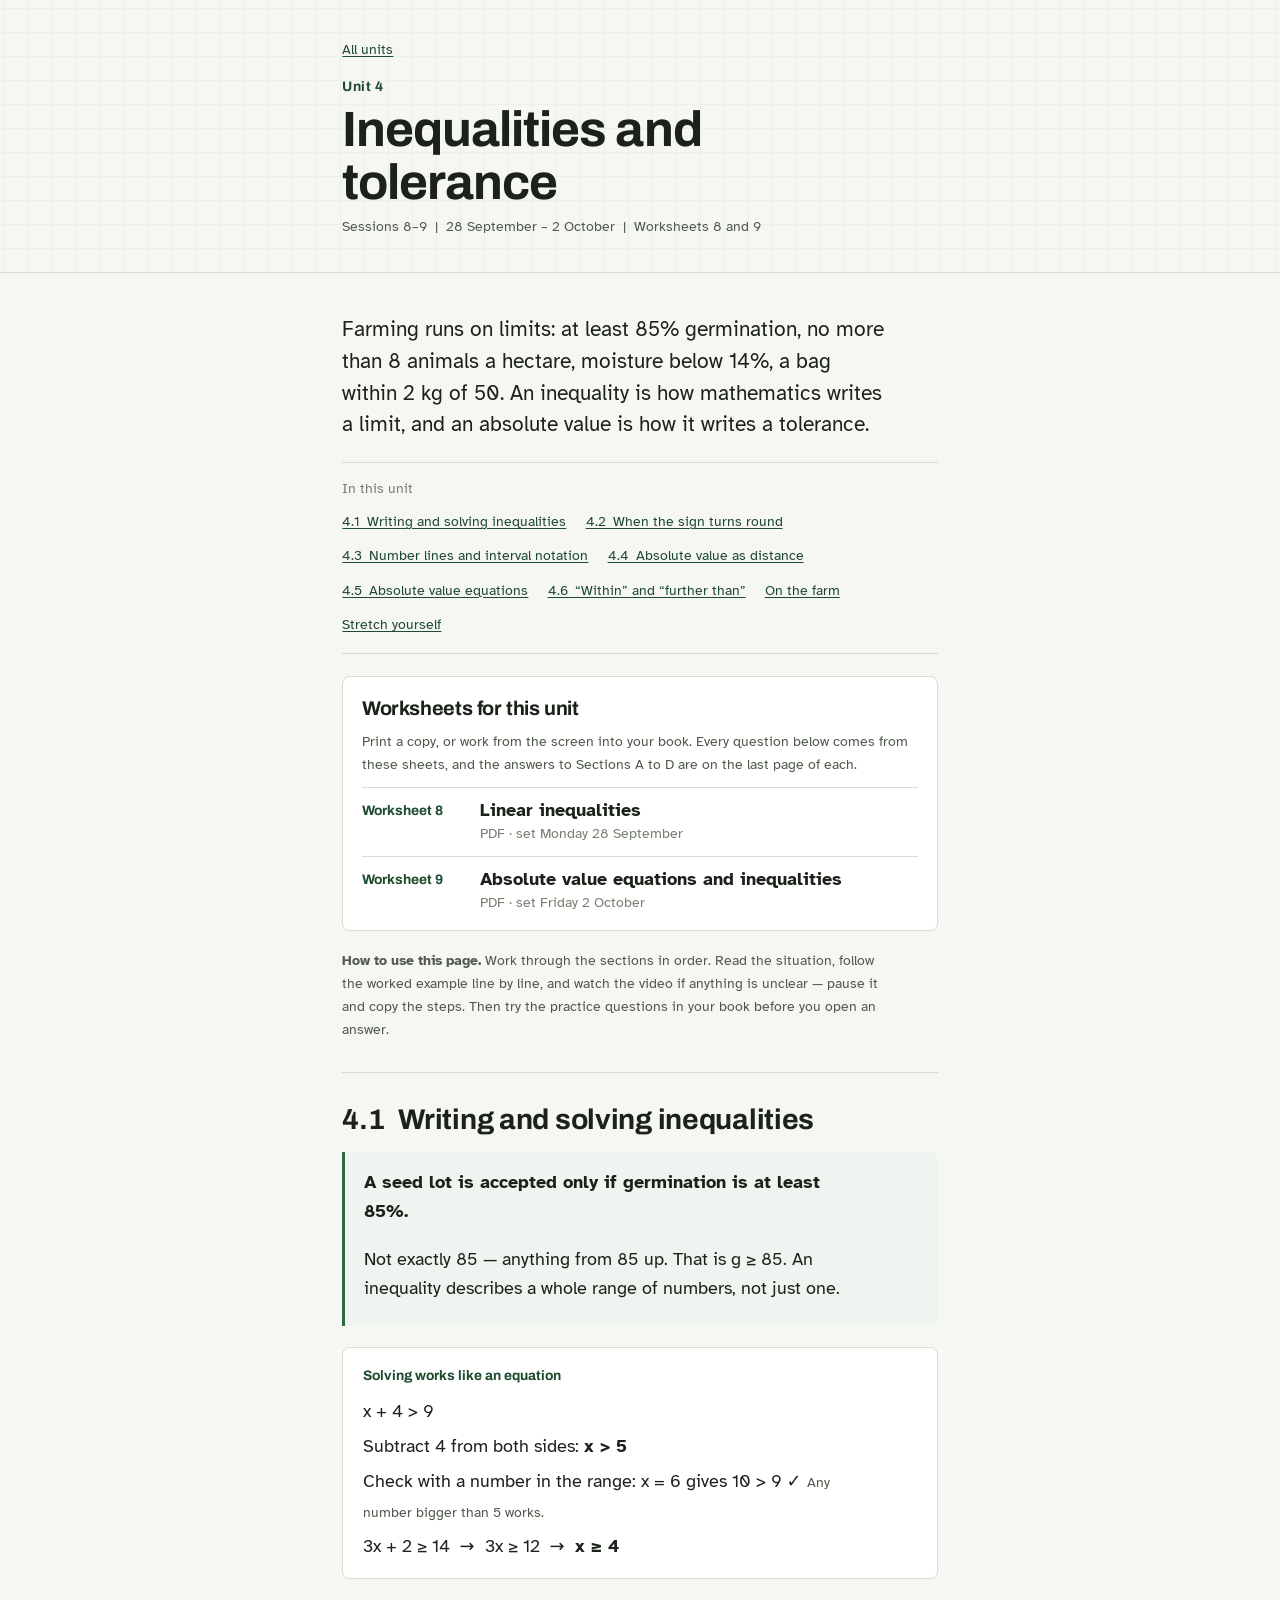
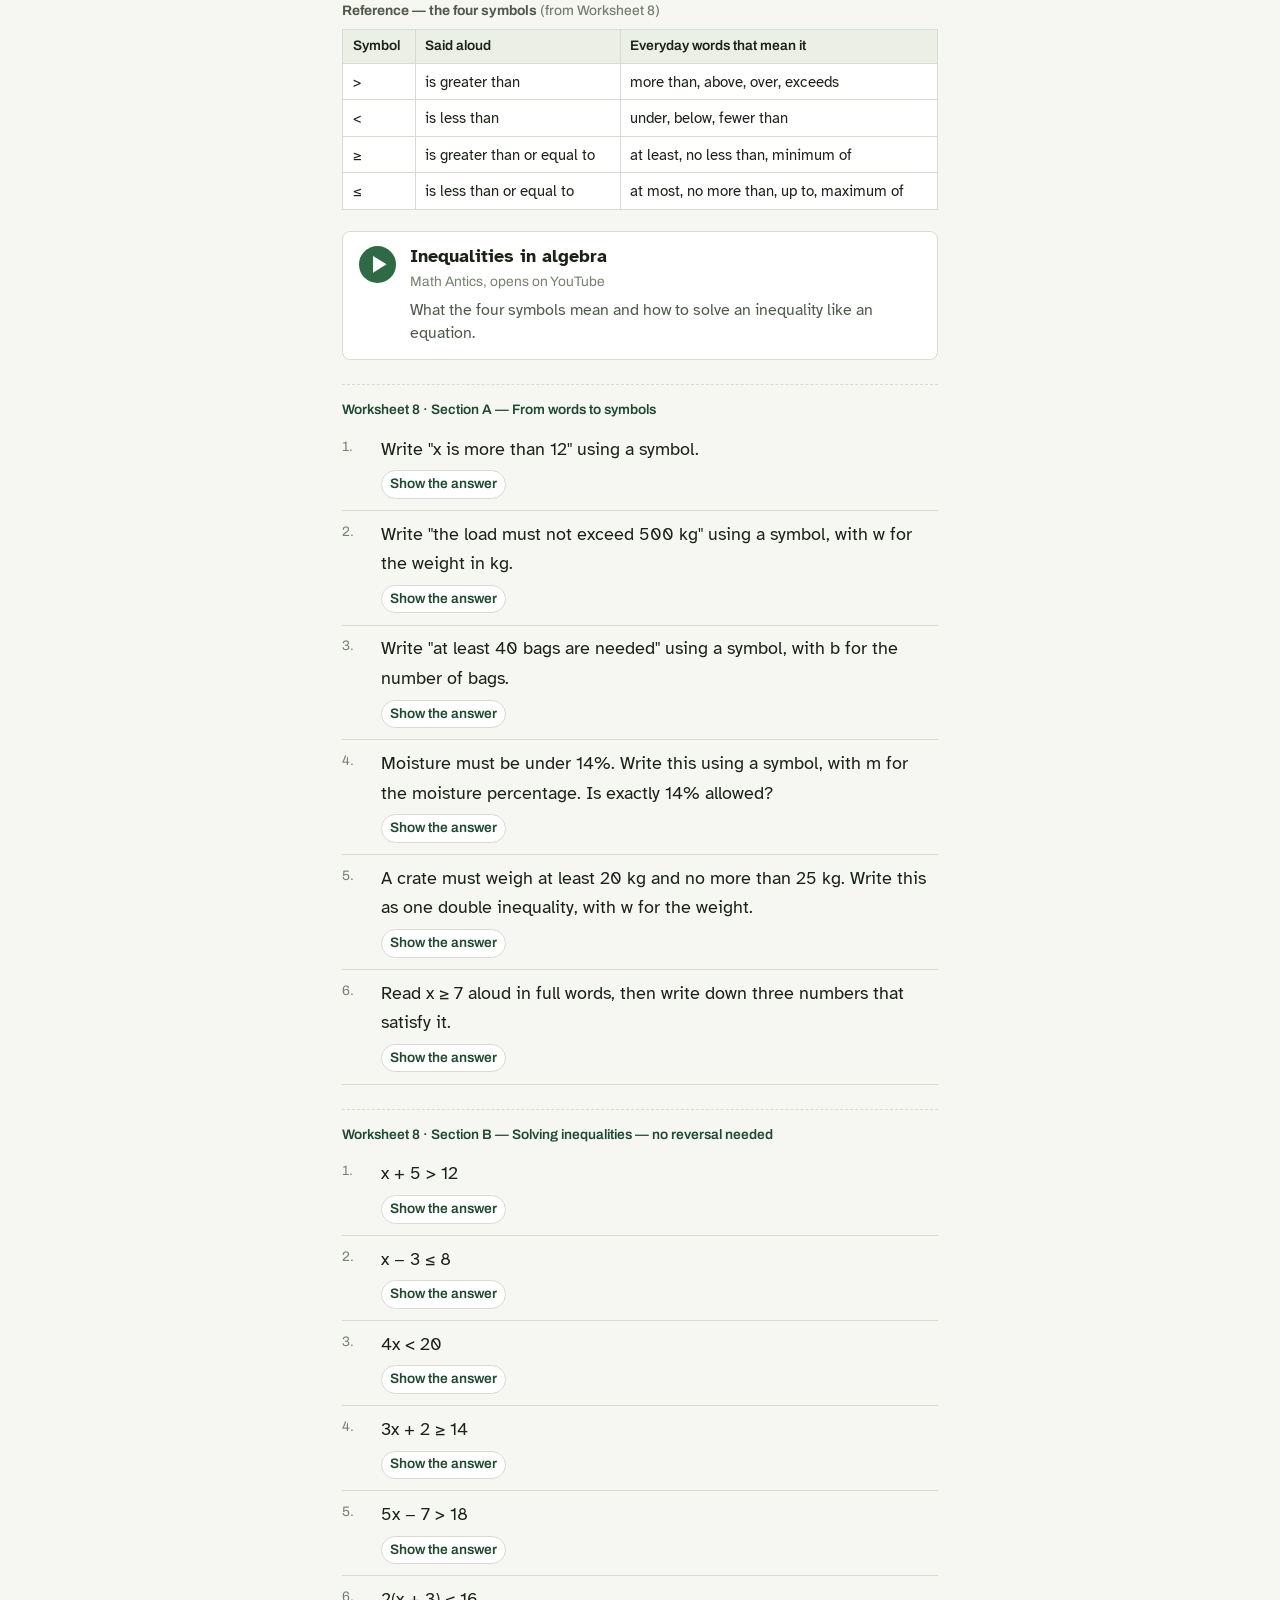
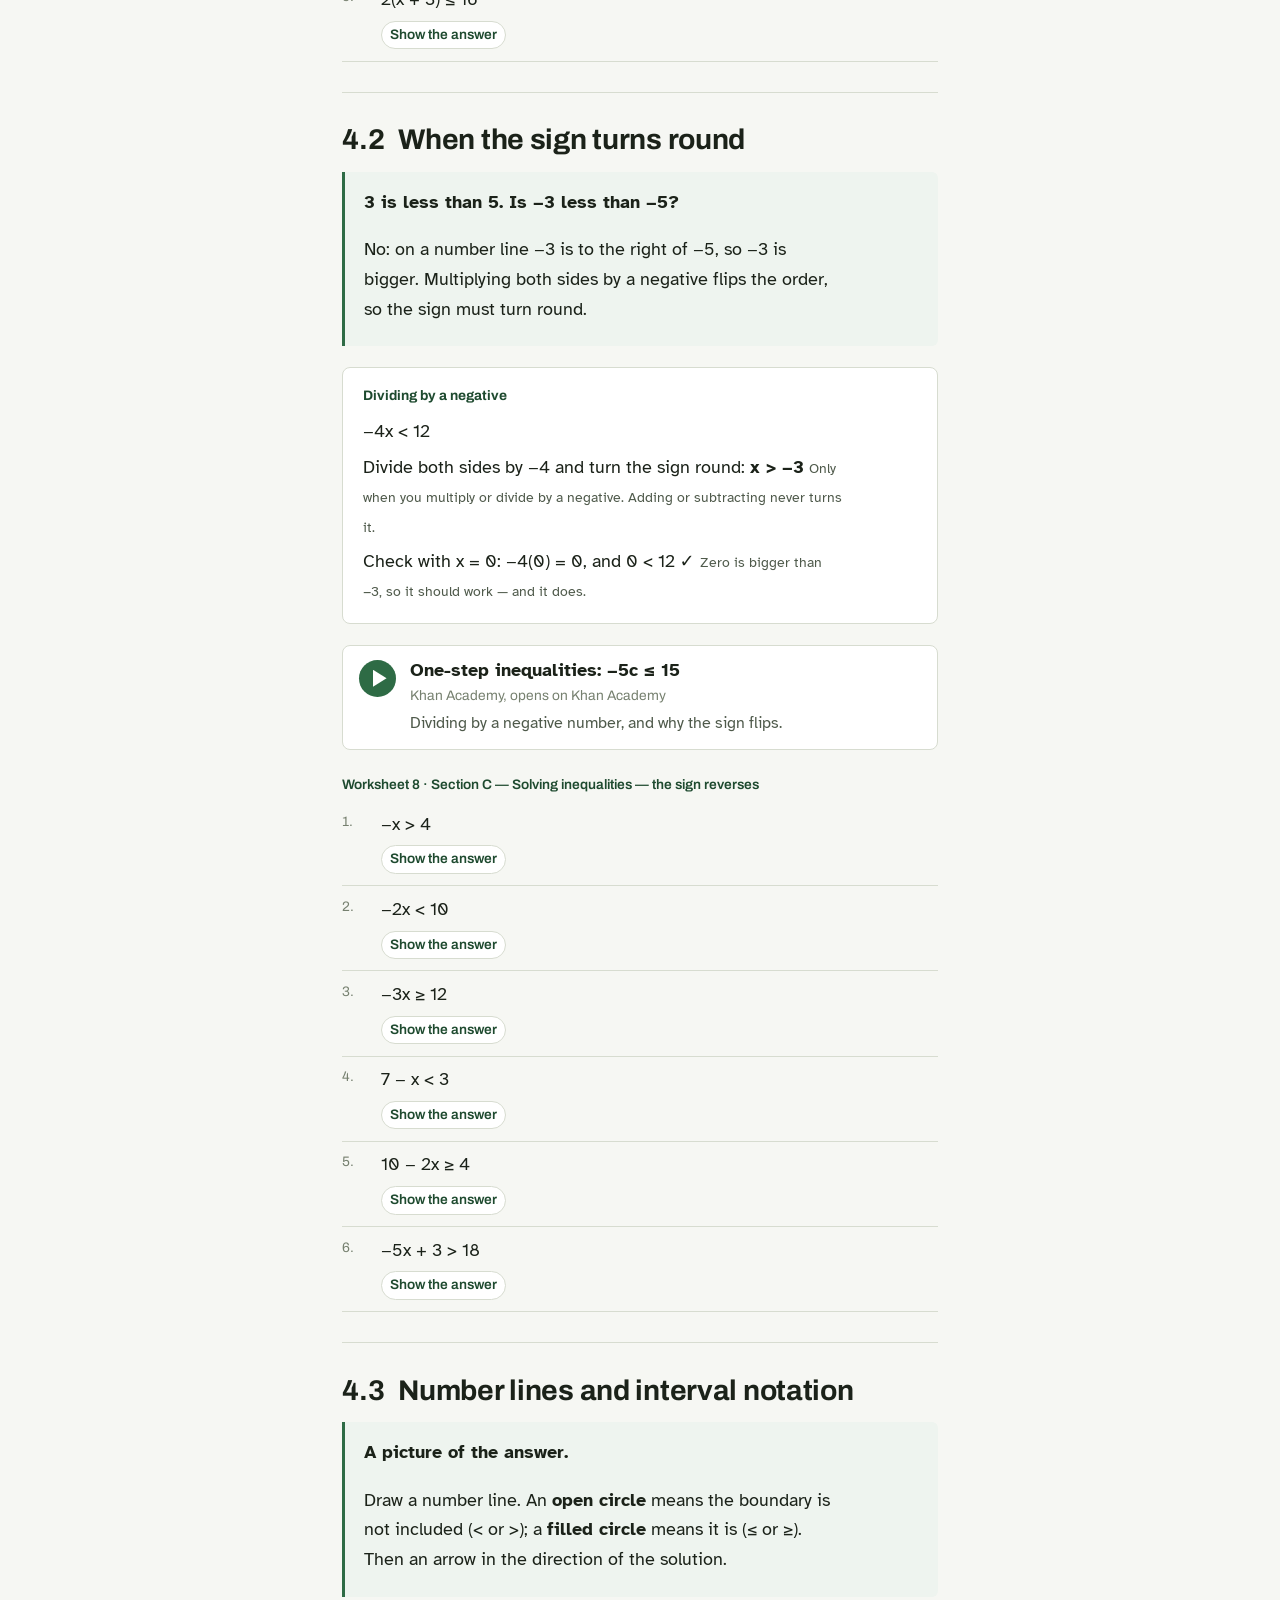
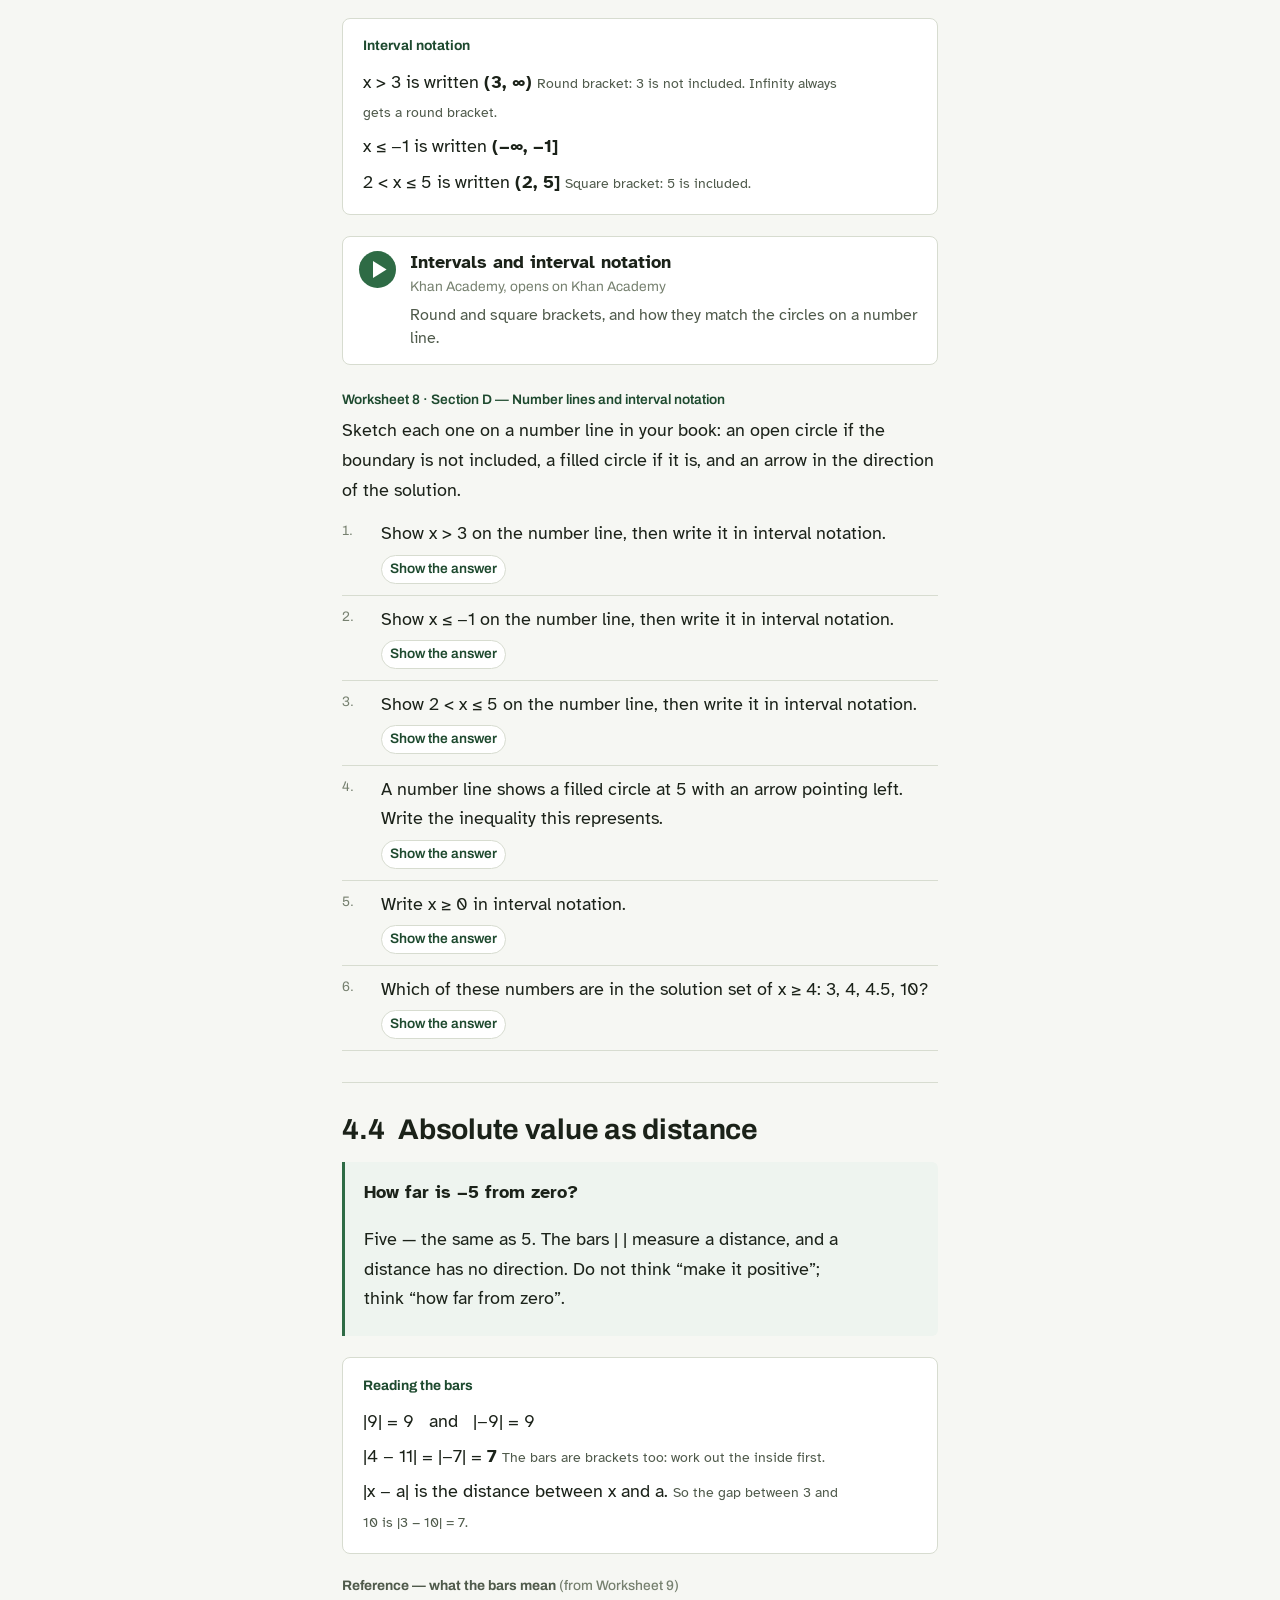
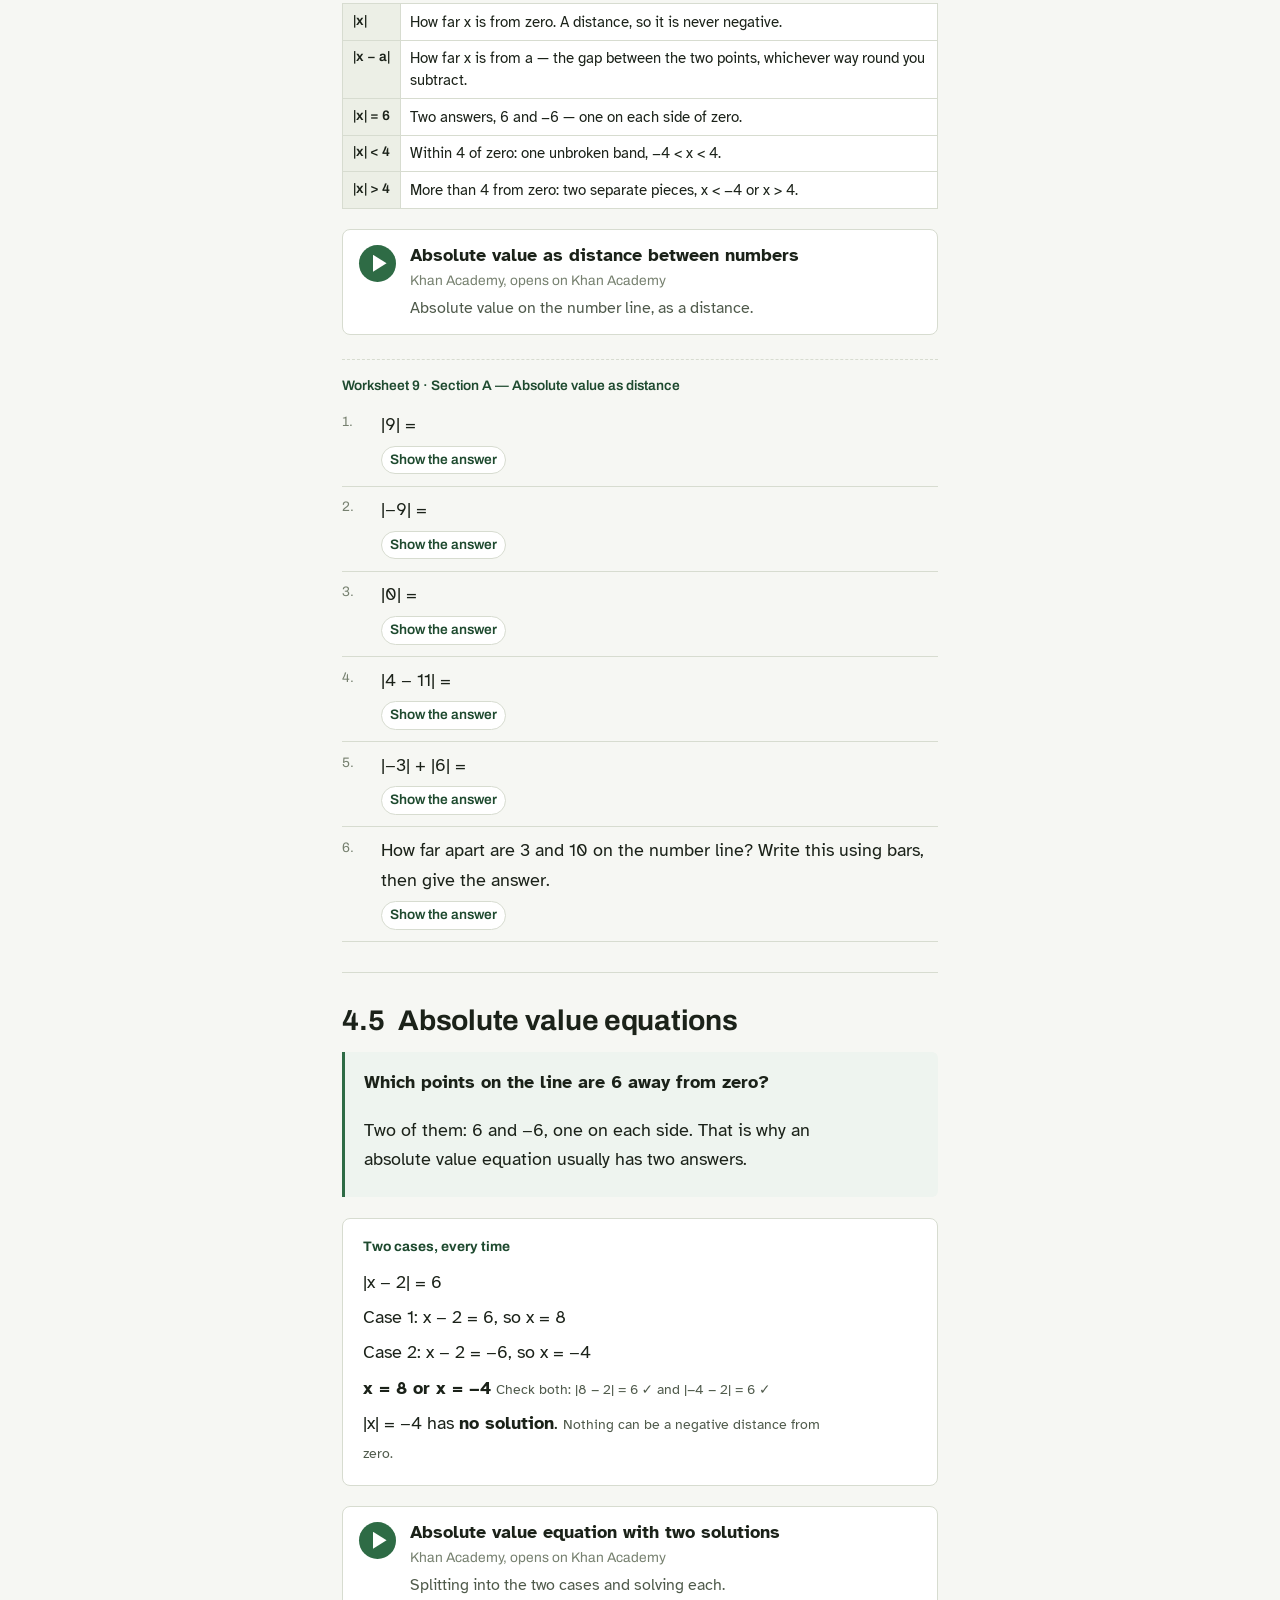
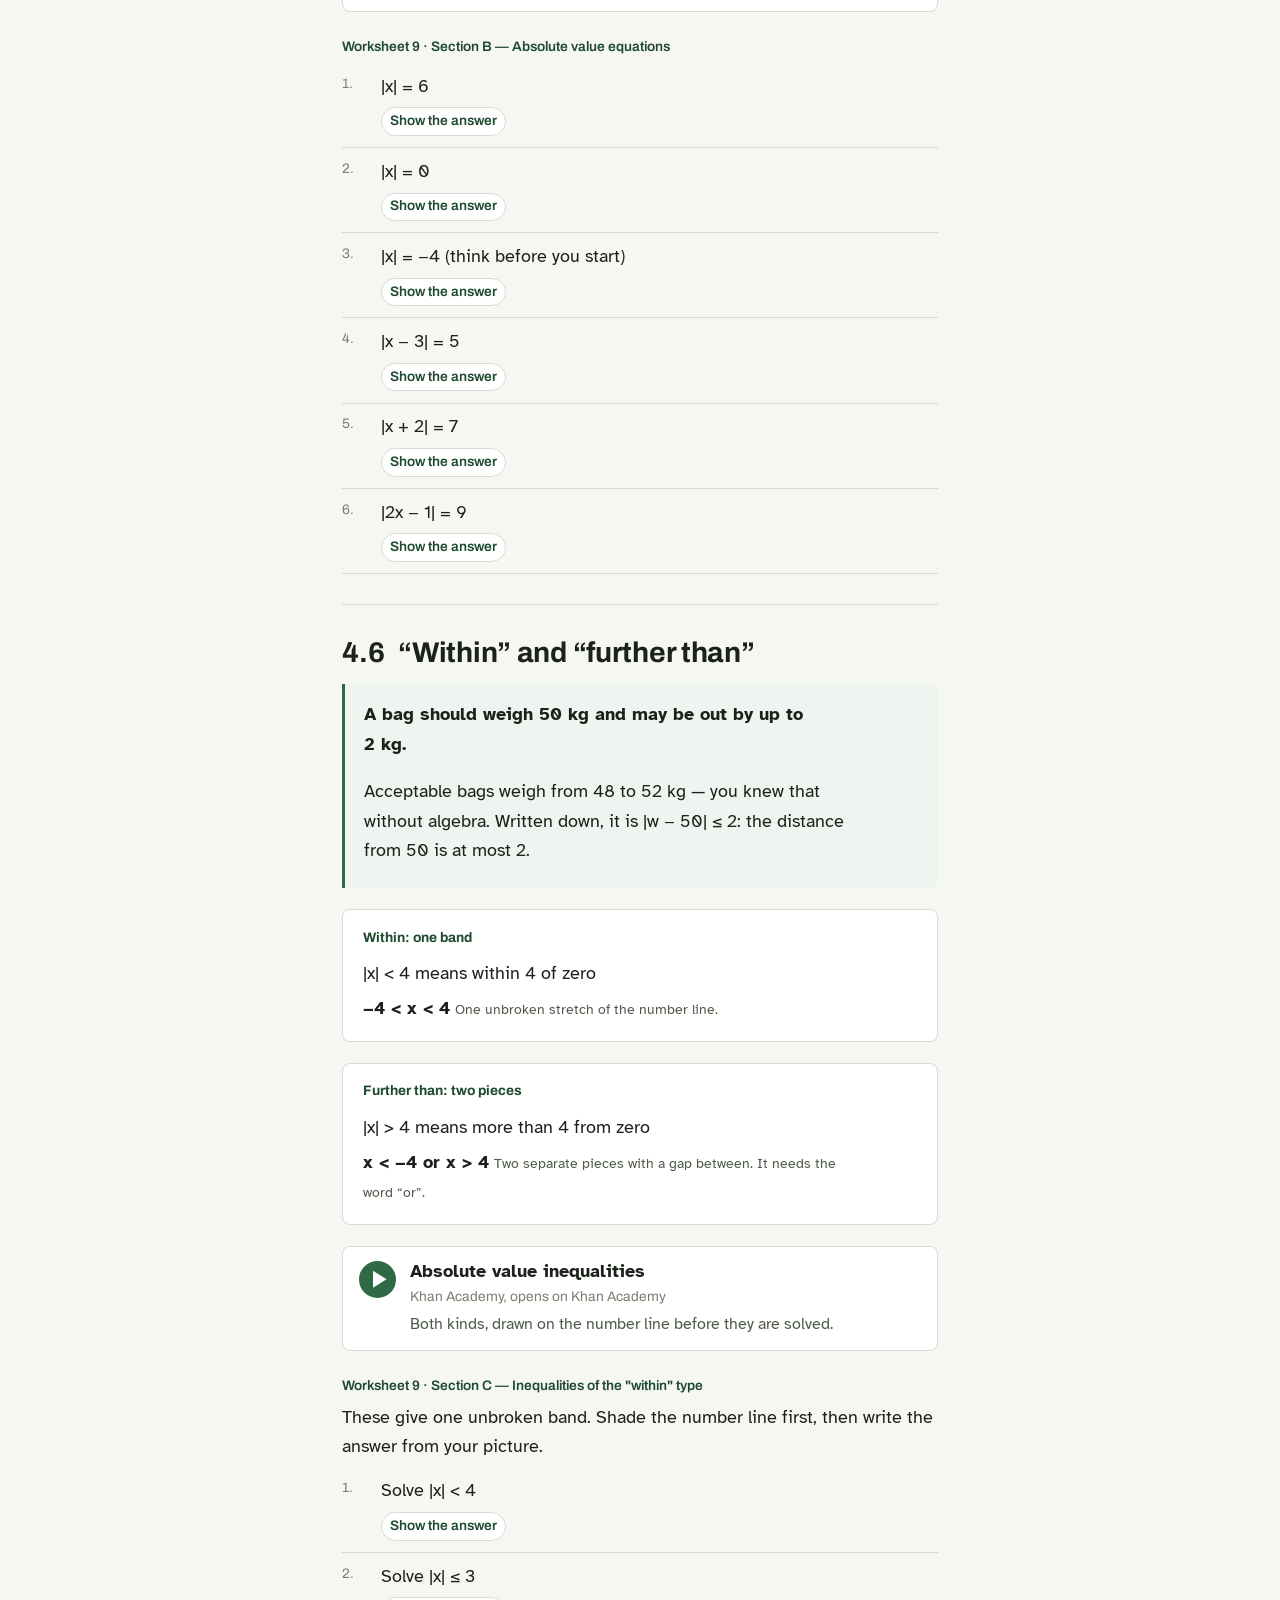
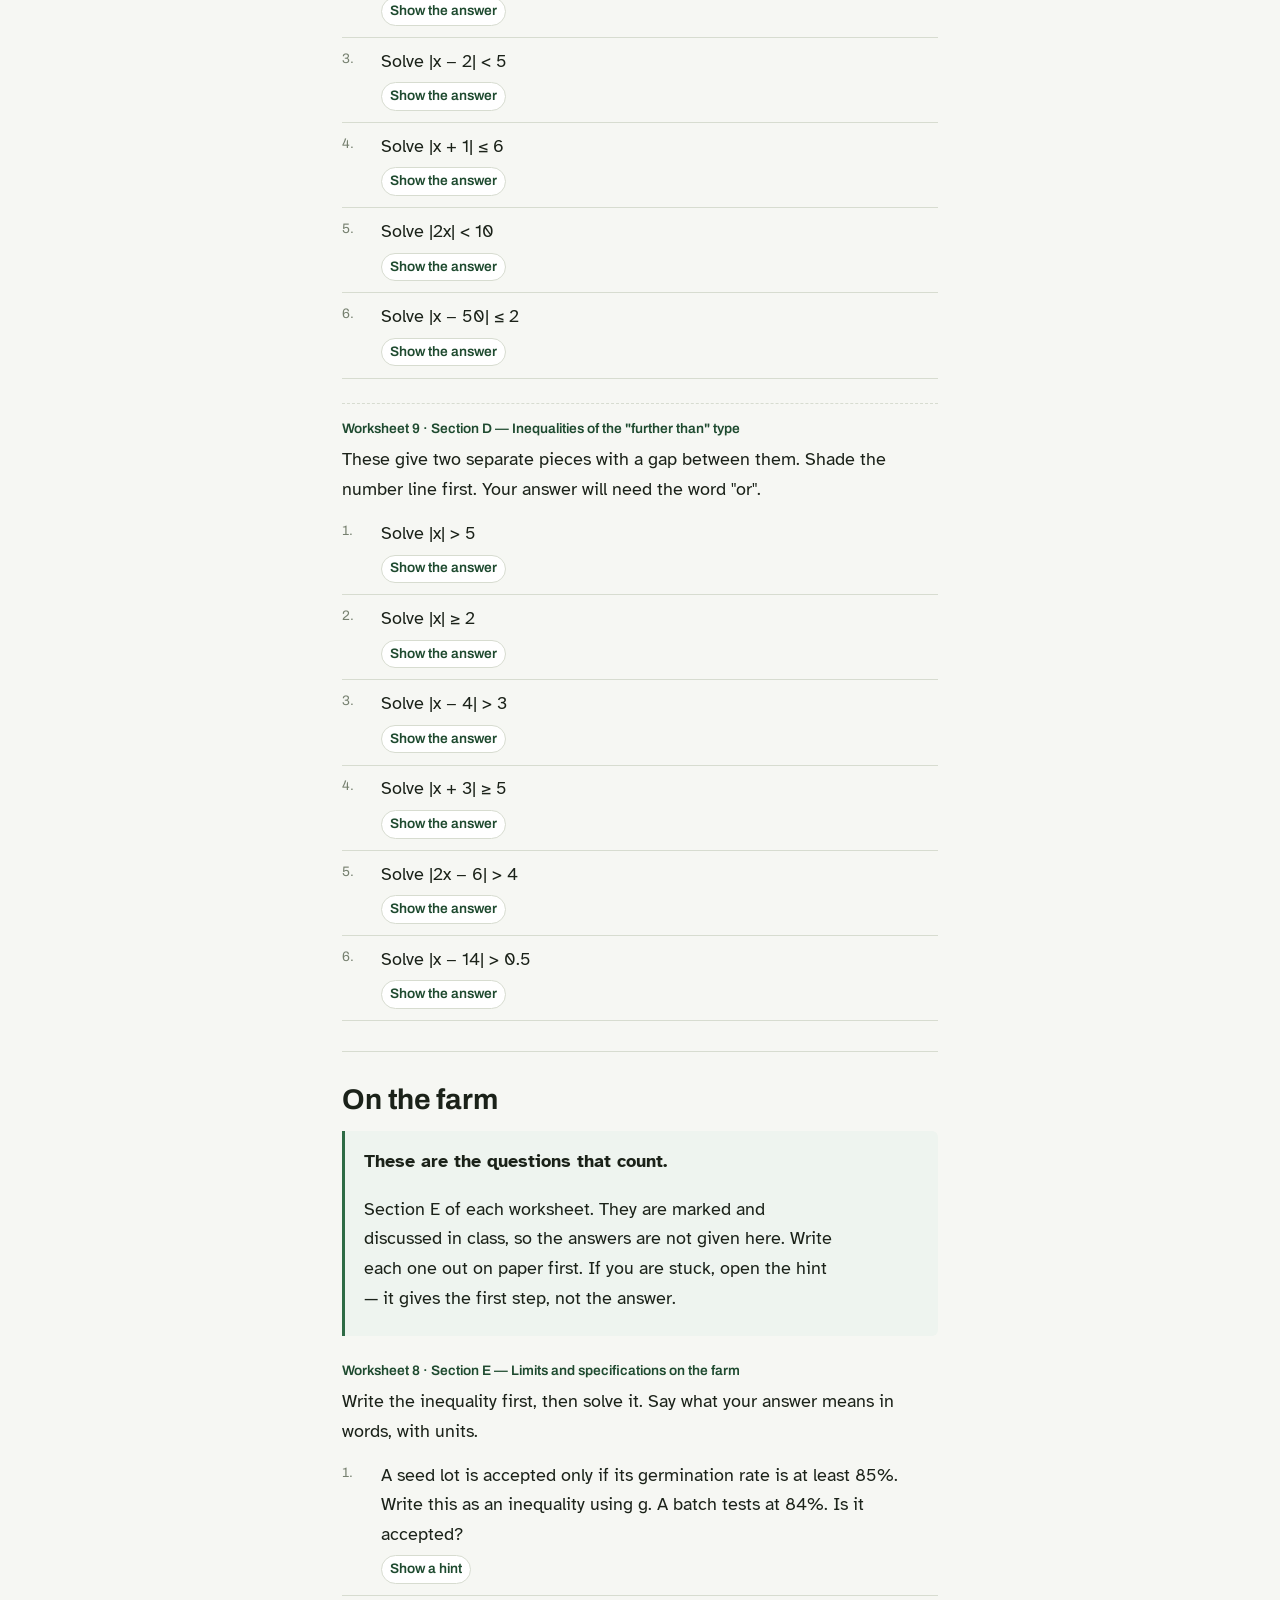
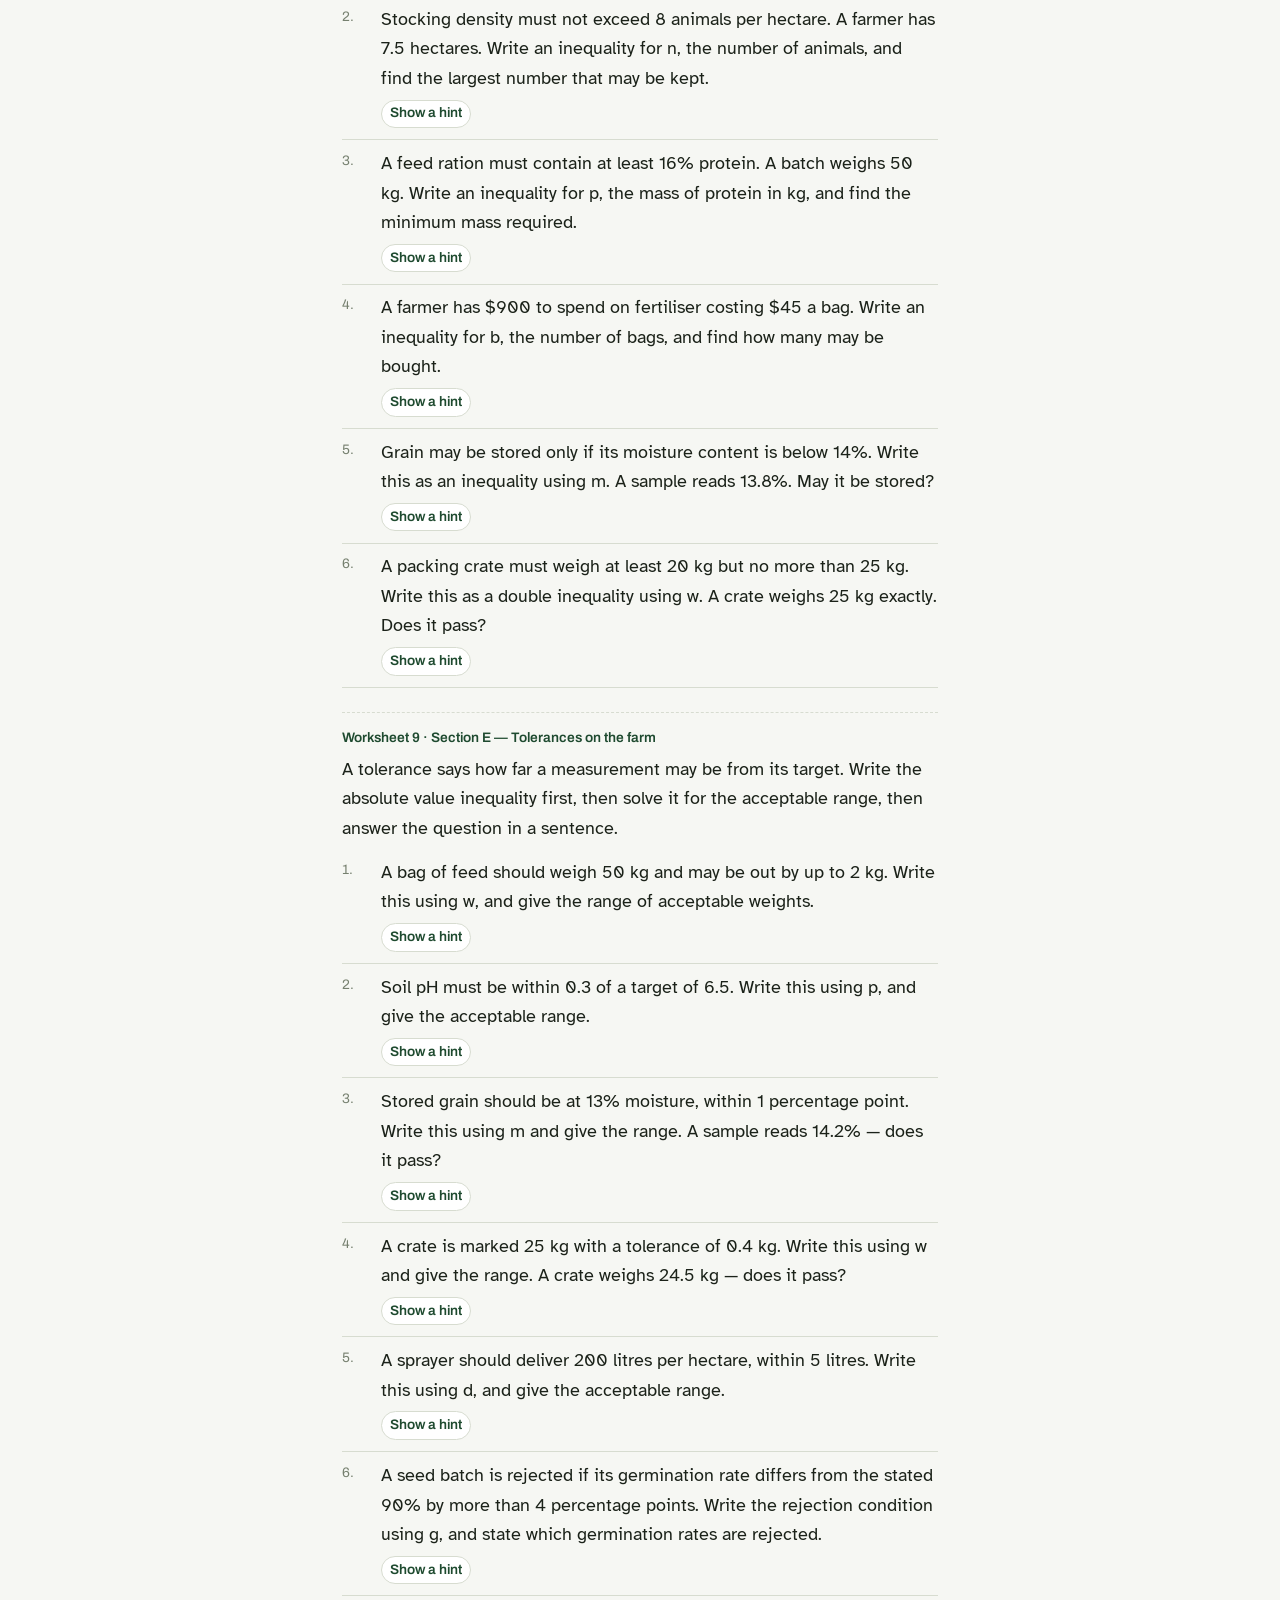
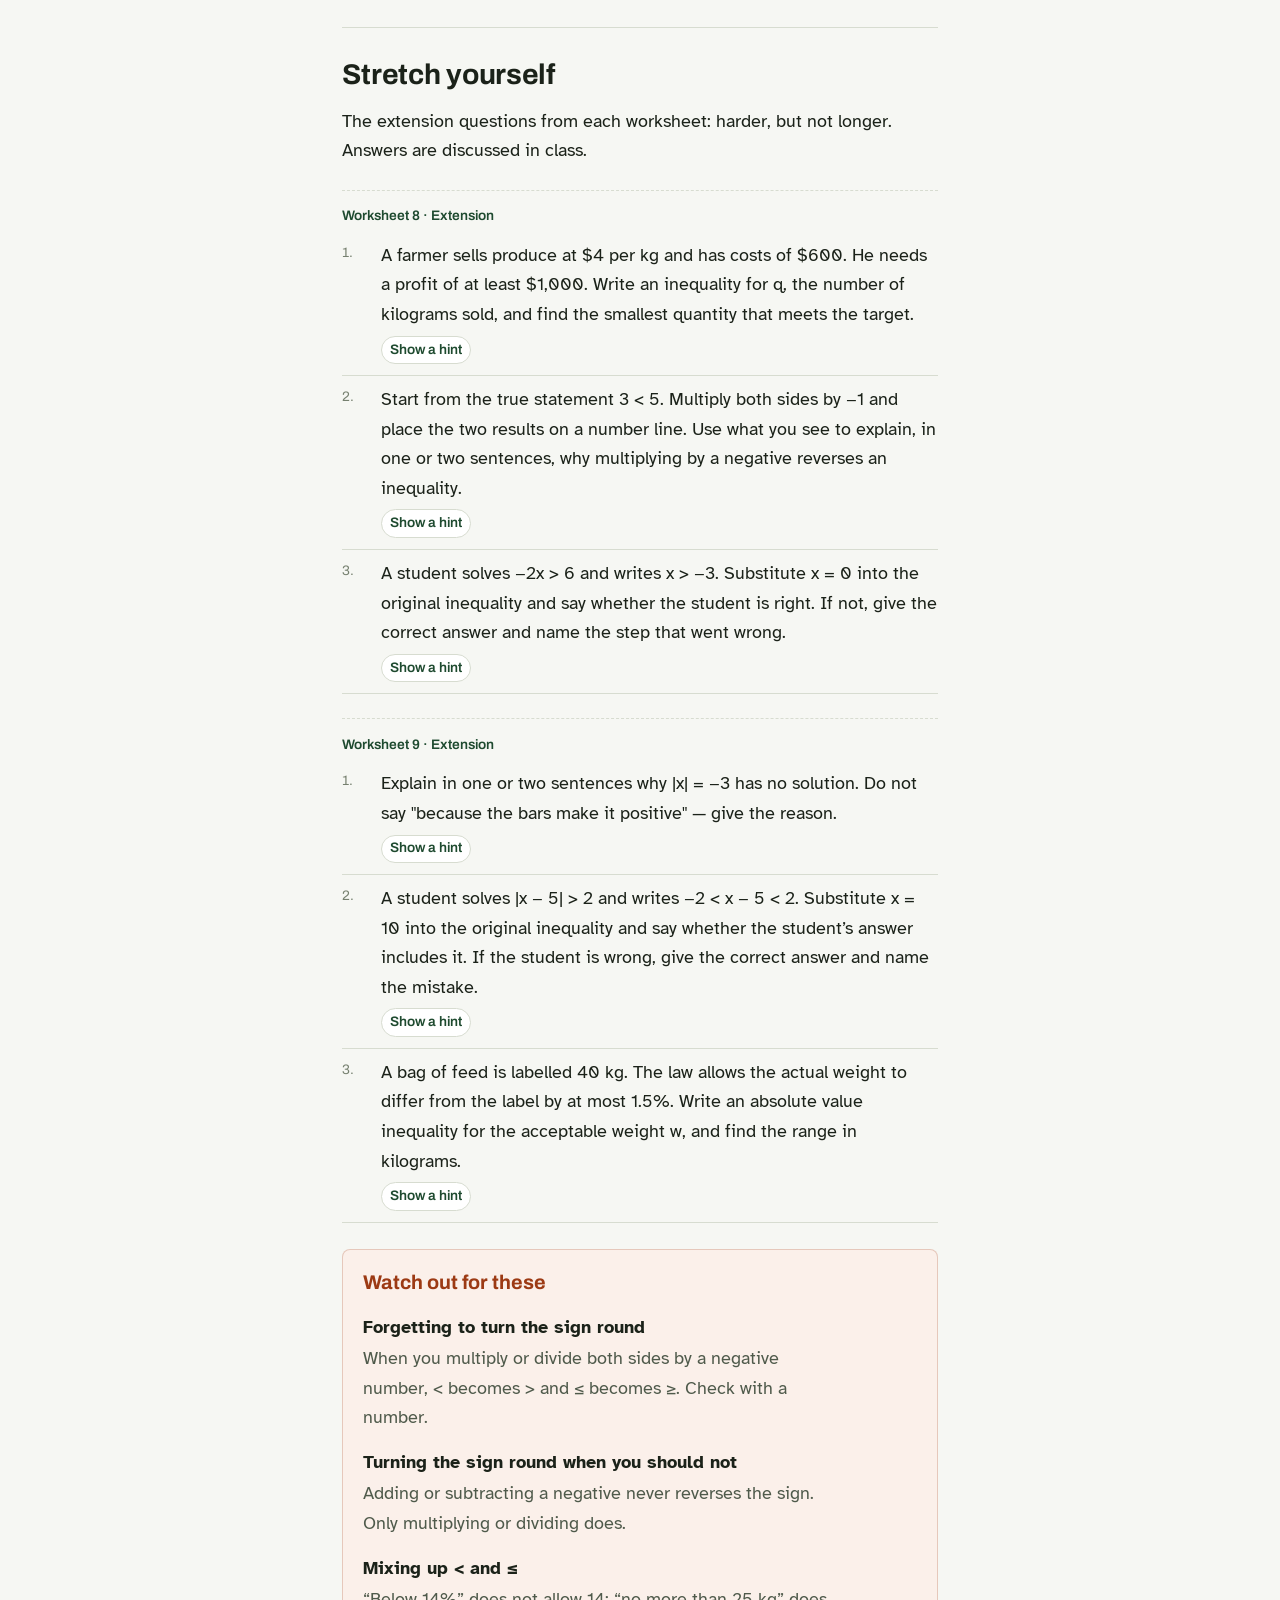
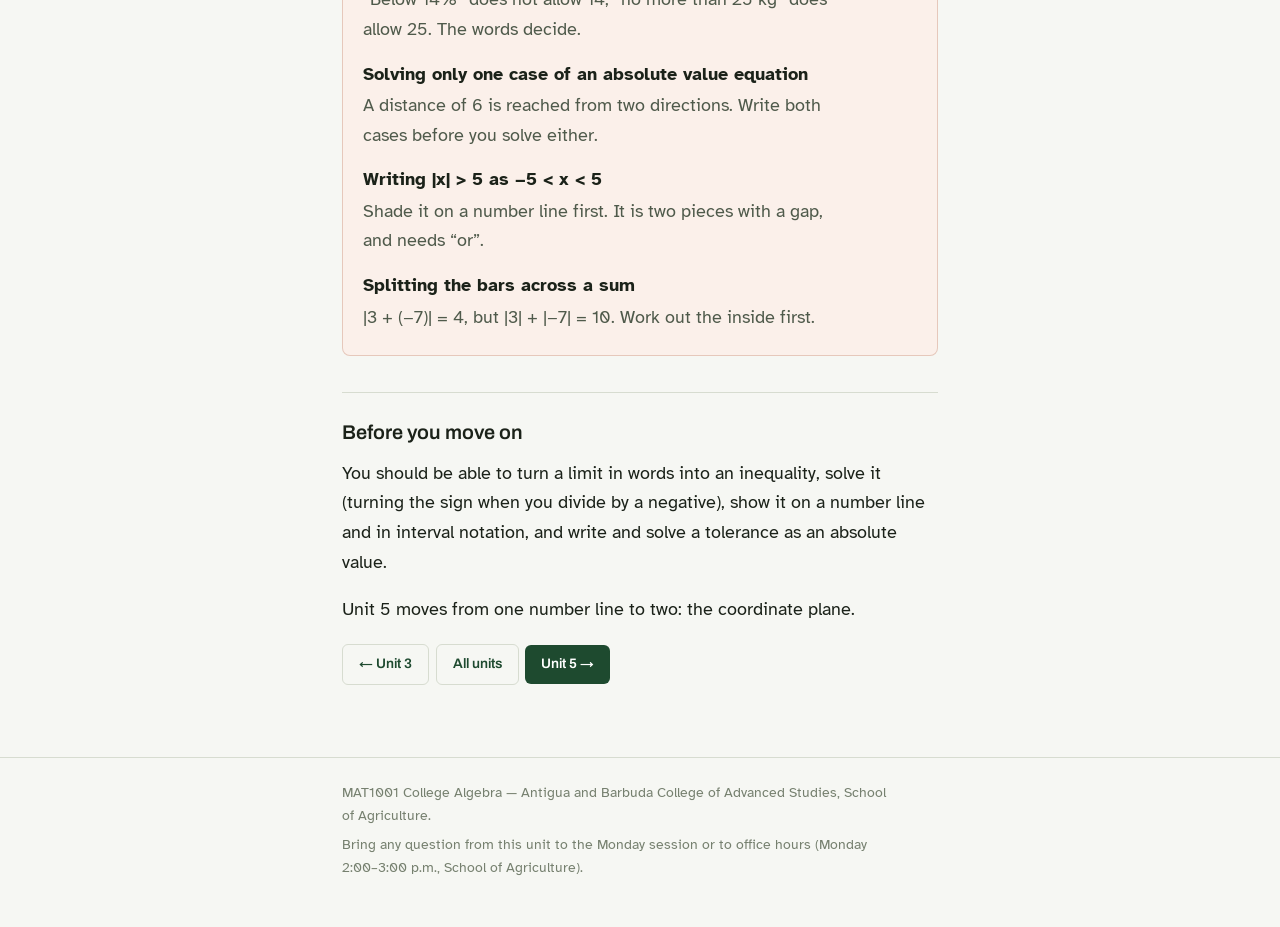
<file: unit-04.html>
<!DOCTYPE html>
<html lang="en">
<head>
<meta charset="utf-8">
<meta name="viewport" content="width=device-width, initial-scale=1">
<title>Unit 4 — Inequalities and tolerance | MAT1001</title>
<meta name="description" content="Unit 4 of MAT1001 College Algebra: writing and solving linear inequalities, the sign reversal, number lines and interval notation, absolute value equations and tolerances.">
<link rel="preconnect" href="https://fonts.googleapis.com">
<link rel="preconnect" href="https://fonts.gstatic.com" crossorigin>
<link href="https://fonts.googleapis.com/css2?family=Archivo:wght@500;600;700&family=Atkinson+Hyperlegible:ital,wght@0,400;0,700;1,400&display=swap" rel="stylesheet">
<link rel="stylesheet" href="styles.css">
</head>
<body>

<header class="masthead">
  <div class="wrap">
    <a class="backlink" href="index.html">All units</a>
    <p class="course-code">Unit 4</p>
    <h1>Inequalities and tolerance</h1>
    <p class="school">Sessions 8&ndash;9 &nbsp;|&nbsp; 28 September &ndash; 2 October &nbsp;|&nbsp; Worksheets 8 and 9</p>
  </div>
</header>

<main>
  <section class="page-section">
    <div class="wrap">

<p class="lead unit-lead">Farming runs on limits: at least 85% germination, no more than 8 animals a hectare, moisture below 14%, a bag within 2&nbsp;kg of 50. An inequality is how mathematics writes a limit, and an absolute value is how it writes a tolerance.</p>
<nav class="contents" aria-label="In this unit"><p>In this unit</p><ul><li><a href="#t4-1">4.1&ensp;Writing and solving inequalities</a></li><li><a href="#t4-2">4.2&ensp;When the sign turns round</a></li><li><a href="#t4-3">4.3&ensp;Number lines and interval notation</a></li><li><a href="#t4-4">4.4&ensp;Absolute value as distance</a></li><li><a href="#t4-5">4.5&ensp;Absolute value equations</a></li><li><a href="#t4-6">4.6&ensp;&ldquo;Within&rdquo; and &ldquo;further than&rdquo;</a></li><li><a href="#farm">On the farm</a></li><li><a href="#stretch">Stretch yourself</a></li></ul></nav>
<div class="downloads"><h2>Worksheets for this unit</h2><p>Print a copy, or work from the screen into your book. Every question below comes from these sheets, and the answers to Sections A to D are on the last page of each.</p><ul><li><a class="dl" href="worksheet-08.pdf" target="_blank" rel="noopener"><span class="dl-no">Worksheet 8</span><span class="dl-title">Linear inequalities</span><span class="dl-meta">PDF &middot; set Monday 28 September</span></a></li><li><a class="dl" href="worksheet-09.pdf" target="_blank" rel="noopener"><span class="dl-no">Worksheet 9</span><span class="dl-title">Absolute value equations and inequalities</span><span class="dl-meta">PDF &middot; set Friday 2 October</span></a></li></ul></div>
<p class="howto"><strong>How to use this page.</strong> Work through the sections in order. Read the situation, follow the worked example line by line, and watch the video if anything is unclear &mdash; pause it and copy the steps. Then try the practice questions in your book before you open an answer.</p>

<!-- 4.1 -->
<div class="topic" id="t4-1"><h3>4.1&ensp;Writing and solving inequalities</h3><div class="situation"><p class="ask">A seed lot is accepted only if germination is at least 85%.</p><p>Not exactly 85 &mdash; anything from 85 up. That is g &ge; 85. An inequality describes a whole range of numbers, not just one.</p></div><div class="worked"><h4>Solving works like an equation</h4><p class="step">x + 4 &gt; 9</p><p class="step">Subtract 4 from both sides: <strong>x &gt; 5</strong></p><p class="step">Check with a number in the range: x = 6 gives 10 &gt; 9 ✓ <span class="because">Any number bigger than 5 works.</span></p><p class="step">3x + 2 &ge; 14 &nbsp;&rarr;&nbsp; 3x &ge; 12 &nbsp;&rarr;&nbsp; <strong>x &ge; 4</strong></p></div><p class="ref-title">Reference — the four symbols <span>(from Worksheet 8)</span></p><div class="tablewrap"><table class="ref"><thead><tr><th scope="col">Symbol</th><th scope="col">Said aloud</th><th scope="col">Everyday words that mean it</th></tr></thead><tr><td>&gt;</td><td>is greater than</td><td>more than, above, over, exceeds</td></tr><tr><td>&lt;</td><td>is less than</td><td>under, below, fewer than</td></tr><tr><td>≥</td><td>is greater than or equal to</td><td>at least, no less than, minimum of</td></tr><tr><td>≤</td><td>is less than or equal to</td><td>at most, no more than, up to, maximum of</td></tr></table></div><a class="watch" href="https://www.youtube.com/watch?v=RyesLifeUBw" target="_blank" rel="noopener"><span class="play" aria-hidden="true"></span><span class="watch-body"><span class="watch-title">Inequalities in algebra</span><span class="watch-meta">Math Antics, opens on YouTube</span><span class="watch-why">What the four symbols mean and how to solve an inequality like an equation.</span></span></a><p class="from">Worksheet 8 &middot; Section A &mdash; From words to symbols</p><ol class="practice"><li><p class="ask">Write "x is more than 12" using a symbol.</p><details class="answer"><summary>Show the answer</summary><p class="reveal">x &gt; 12</p></details></li><li><p class="ask">Write "the load must not exceed 500 kg" using a symbol, with w for the weight in kg.</p><details class="answer"><summary>Show the answer</summary><p class="reveal">w ≤ 500</p></details></li><li><p class="ask">Write "at least 40 bags are needed" using a symbol, with b for the number of bags.</p><details class="answer"><summary>Show the answer</summary><p class="reveal">b ≥ 40</p></details></li><li><p class="ask">Moisture must be under 14%. Write this using a symbol, with m for the moisture percentage. Is exactly 14% allowed?</p><details class="answer"><summary>Show the answer</summary><p class="reveal">m &lt; 14; no, 14% is not allowed</p></details></li><li><p class="ask">A crate must weigh at least 20 kg and no more than 25 kg. Write this as one double inequality, with w for the weight.</p><details class="answer"><summary>Show the answer</summary><p class="reveal">20 ≤ w ≤ 25</p></details></li><li><p class="ask">Read x ≥ 7 aloud in full words, then write down three numbers that satisfy it.</p><details class="answer"><summary>Show the answer</summary><p class="reveal">"x is greater than or equal to 7"; e.g. 7, 9, 15</p></details></li></ol><p class="from">Worksheet 8 &middot; Section B &mdash; Solving inequalities — no reversal needed</p><ol class="practice"><li><p class="ask">x + 5 &gt; 12</p><details class="answer"><summary>Show the answer</summary><p class="reveal">x &gt; 7</p></details></li><li><p class="ask">x − 3 ≤ 8</p><details class="answer"><summary>Show the answer</summary><p class="reveal">x ≤ 11</p></details></li><li><p class="ask">4x &lt; 20</p><details class="answer"><summary>Show the answer</summary><p class="reveal">x &lt; 5</p></details></li><li><p class="ask">3x + 2 ≥ 14</p><details class="answer"><summary>Show the answer</summary><p class="reveal">x ≥ 4</p></details></li><li><p class="ask">5x − 7 &gt; 18</p><details class="answer"><summary>Show the answer</summary><p class="reveal">x &gt; 5</p></details></li><li><p class="ask">2(x + 3) ≤ 16</p><details class="answer"><summary>Show the answer</summary><p class="reveal">x ≤ 5</p></details></li></ol></div>

<!-- 4.2 -->
<div class="topic" id="t4-2"><h3>4.2&ensp;When the sign turns round</h3><div class="situation"><p class="ask">3 is less than 5. Is &minus;3 less than &minus;5?</p><p>No: on a number line &minus;3 is to the right of &minus;5, so &minus;3 is bigger. Multiplying both sides by a negative flips the order, so the sign must turn round.</p></div><div class="worked"><h4>Dividing by a negative</h4><p class="step">&minus;4x &lt; 12</p><p class="step">Divide both sides by &minus;4 and turn the sign round: <strong>x &gt; &minus;3</strong> <span class="because">Only when you multiply or divide by a negative. Adding or subtracting never turns it.</span></p><p class="step">Check with x = 0: &minus;4(0) = 0, and 0 &lt; 12 ✓ <span class="because">Zero is bigger than &minus;3, so it should work &mdash; and it does.</span></p></div><a class="watch" href="https://www.khanacademy.org/v/one-step-inequalities-2" target="_blank" rel="noopener"><span class="play" aria-hidden="true"></span><span class="watch-body"><span class="watch-title">One-step inequalities: &minus;5c &le; 15</span><span class="watch-meta">Khan Academy, opens on Khan Academy</span><span class="watch-why">Dividing by a negative number, and why the sign flips.</span></span></a><p class="from">Worksheet 8 &middot; Section C &mdash; Solving inequalities — the sign reverses</p><ol class="practice"><li><p class="ask">−x &gt; 4</p><details class="answer"><summary>Show the answer</summary><p class="reveal">x &lt; −4 <span class="note">&mdash; dividing by −1 turns the sign round</span></p></details></li><li><p class="ask">−2x &lt; 10</p><details class="answer"><summary>Show the answer</summary><p class="reveal">x &gt; −5</p></details></li><li><p class="ask">−3x ≥ 12</p><details class="answer"><summary>Show the answer</summary><p class="reveal">x ≤ −4</p></details></li><li><p class="ask">7 − x &lt; 3</p><details class="answer"><summary>Show the answer</summary><p class="reveal">x &gt; 4 <span class="note">&mdash; −x &lt; −4, then turn the sign round</span></p></details></li><li><p class="ask">10 − 2x ≥ 4</p><details class="answer"><summary>Show the answer</summary><p class="reveal">x ≤ 3</p></details></li><li><p class="ask">−5x + 3 &gt; 18</p><details class="answer"><summary>Show the answer</summary><p class="reveal">x &lt; −3</p></details></li></ol></div>

<!-- 4.3 -->
<div class="topic" id="t4-3"><h3>4.3&ensp;Number lines and interval notation</h3><div class="situation"><p class="ask">A picture of the answer.</p><p>Draw a number line. An <strong>open circle</strong> means the boundary is not included (&lt; or &gt;); a <strong>filled circle</strong> means it is (&le; or &ge;). Then an arrow in the direction of the solution.</p></div><div class="worked"><h4>Interval notation</h4><p class="step">x &gt; 3 is written <strong>(3, &infin;)</strong> <span class="because">Round bracket: 3 is not included. Infinity always gets a round bracket.</span></p><p class="step">x &le; &minus;1 is written <strong>(&minus;&infin;, &minus;1]</strong></p><p class="step">2 &lt; x &le; 5 is written <strong>(2, 5]</strong> <span class="because">Square bracket: 5 is included.</span></p></div><a class="watch" href="https://www.khanacademy.org/math/math1/x89d82521517266d4:functions/x89d82521517266d4:domain-and-range/v/introduction-to-interval-notation" target="_blank" rel="noopener"><span class="play" aria-hidden="true"></span><span class="watch-body"><span class="watch-title">Intervals and interval notation</span><span class="watch-meta">Khan Academy, opens on Khan Academy</span><span class="watch-why">Round and square brackets, and how they match the circles on a number line.</span></span></a><p class="from">Worksheet 8 &middot; Section D &mdash; Number lines and interval notation</p><p class="lead-in">Sketch each one on a number line in your book: an open circle if the boundary is not included, a filled circle if it is, and an arrow in the direction of the solution.</p><ol class="practice"><li><p class="ask">Show x &gt; 3 on the number line, then write it in interval notation.</p><details class="answer"><summary>Show the answer</summary><p class="reveal">(3, ∞) — open circle at 3, arrow right</p></details></li><li><p class="ask">Show x ≤ −1 on the number line, then write it in interval notation.</p><details class="answer"><summary>Show the answer</summary><p class="reveal">(−∞, −1] — filled circle at −1, arrow left</p></details></li><li><p class="ask">Show 2 &lt; x ≤ 5 on the number line, then write it in interval notation.</p><details class="answer"><summary>Show the answer</summary><p class="reveal">(2, 5] — open at 2, filled at 5</p></details></li><li><p class="ask">A number line shows a filled circle at 5 with an arrow pointing left. Write the inequality this represents.</p><details class="answer"><summary>Show the answer</summary><p class="reveal">x ≤ 5</p></details></li><li><p class="ask">Write x ≥ 0 in interval notation.</p><details class="answer"><summary>Show the answer</summary><p class="reveal">[0, ∞)</p></details></li><li><p class="ask">Which of these numbers are in the solution set of x ≥ 4:  3,  4,  4.5,  10?</p><details class="answer"><summary>Show the answer</summary><p class="reveal">4, 4.5 and 10</p></details></li></ol></div>

<!-- 4.4 -->
<div class="topic" id="t4-4"><h3>4.4&ensp;Absolute value as distance</h3><div class="situation"><p class="ask">How far is &minus;5 from zero?</p><p>Five &mdash; the same as 5. The bars |&nbsp;| measure a distance, and a distance has no direction. Do not think &ldquo;make it positive&rdquo;; think &ldquo;how far from zero&rdquo;.</p></div><div class="worked"><h4>Reading the bars</h4><p class="step">|9| = 9 &nbsp; and &nbsp; |&minus;9| = 9</p><p class="step">|4 &minus; 11| = |&minus;7| = <strong>7</strong> <span class="because">The bars are brackets too: work out the inside first.</span></p><p class="step">|x &minus; a| is the distance between x and a. <span class="because">So the gap between 3 and 10 is |3 &minus; 10| = 7.</span></p></div><p class="ref-title">Reference — what the bars mean <span>(from Worksheet 9)</span></p><div class="tablewrap"><table class="ref"><tr><th scope="row">|x|</th><td>How far x is from zero. A distance, so it is never negative.</td></tr><tr><th scope="row">|x − a|</th><td>How far x is from a — the gap between the two points, whichever way round you subtract.</td></tr><tr><th scope="row">|x| = 6</th><td>Two answers, 6 and −6 — one on each side of zero.</td></tr><tr><th scope="row">|x| &lt; 4</th><td>Within 4 of zero: one unbroken band, −4 &lt; x &lt; 4.</td></tr><tr><th scope="row">|x| &gt; 4</th><td>More than 4 from zero: two separate pieces, x &lt; −4 or x &gt; 4.</td></tr></table></div><a class="watch" href="https://www.khanacademy.org/math/arithmetic-home/negative-numbers/abs-value/v/absolute-value-as-distance-between-numbers" target="_blank" rel="noopener"><span class="play" aria-hidden="true"></span><span class="watch-body"><span class="watch-title">Absolute value as distance between numbers</span><span class="watch-meta">Khan Academy, opens on Khan Academy</span><span class="watch-why">Absolute value on the number line, as a distance.</span></span></a><p class="from">Worksheet 9 &middot; Section A &mdash; Absolute value as distance</p><ol class="practice"><li><p class="ask">|9| =</p><details class="answer"><summary>Show the answer</summary><p class="reveal">9</p></details></li><li><p class="ask">|−9| =</p><details class="answer"><summary>Show the answer</summary><p class="reveal">9</p></details></li><li><p class="ask">|0| =</p><details class="answer"><summary>Show the answer</summary><p class="reveal">0</p></details></li><li><p class="ask">|4 − 11| =</p><details class="answer"><summary>Show the answer</summary><p class="reveal">7</p></details></li><li><p class="ask">|−3| + |6| =</p><details class="answer"><summary>Show the answer</summary><p class="reveal">9</p></details></li><li><p class="ask">How far apart are 3 and 10 on the number line? Write this using bars, then give the answer.</p><details class="answer"><summary>Show the answer</summary><p class="reveal">|3 − 10| = 7</p></details></li></ol></div>

<!-- 4.5 -->
<div class="topic" id="t4-5"><h3>4.5&ensp;Absolute value equations</h3><div class="situation"><p class="ask">Which points on the line are 6 away from zero?</p><p>Two of them: 6 and &minus;6, one on each side. That is why an absolute value equation usually has two answers.</p></div><div class="worked"><h4>Two cases, every time</h4><p class="step">|x &minus; 2| = 6</p><p class="step">Case 1: x &minus; 2 = 6, so x = 8</p><p class="step">Case 2: x &minus; 2 = &minus;6, so x = &minus;4</p><p class="step"><strong>x = 8 or x = &minus;4</strong> <span class="because">Check both: |8 &minus; 2| = 6 ✓ and |&minus;4 &minus; 2| = 6 ✓</span></p><p class="step">|x| = &minus;4 has <strong>no solution</strong>. <span class="because">Nothing can be a negative distance from zero.</span></p></div><a class="watch" href="https://www.khanacademy.org/math/algebra-home/alg-absolute-value/alg-absolute-value-equations/v/absolute-value-equation-example" target="_blank" rel="noopener"><span class="play" aria-hidden="true"></span><span class="watch-body"><span class="watch-title">Absolute value equation with two solutions</span><span class="watch-meta">Khan Academy, opens on Khan Academy</span><span class="watch-why">Splitting into the two cases and solving each.</span></span></a><p class="from">Worksheet 9 &middot; Section B &mdash; Absolute value equations</p><ol class="practice"><li><p class="ask">|x| = 6</p><details class="answer"><summary>Show the answer</summary><p class="reveal">x = 6 or x = −6</p></details></li><li><p class="ask">|x| = 0</p><details class="answer"><summary>Show the answer</summary><p class="reveal">x = 0</p></details></li><li><p class="ask">|x| = −4   (think before you start)</p><details class="answer"><summary>Show the answer</summary><p class="reveal">No solution <span class="note">&mdash; a distance cannot be negative</span></p></details></li><li><p class="ask">|x − 3| = 5</p><details class="answer"><summary>Show the answer</summary><p class="reveal">x = 8 or x = −2</p></details></li><li><p class="ask">|x + 2| = 7</p><details class="answer"><summary>Show the answer</summary><p class="reveal">x = 5 or x = −9</p></details></li><li><p class="ask">|2x − 1| = 9</p><details class="answer"><summary>Show the answer</summary><p class="reveal">x = 5 or x = −4</p></details></li></ol></div>

<!-- 4.6 -->
<div class="topic" id="t4-6"><h3>4.6&ensp;&ldquo;Within&rdquo; and &ldquo;further than&rdquo;</h3><div class="situation"><p class="ask">A bag should weigh 50&nbsp;kg and may be out by up to 2&nbsp;kg.</p><p>Acceptable bags weigh from 48 to 52&nbsp;kg &mdash; you knew that without algebra. Written down, it is |w &minus; 50| &le; 2: the distance from 50 is at most 2.</p></div><div class="worked"><h4>Within: one band</h4><p class="step">|x| &lt; 4 means within 4 of zero</p><p class="step"><strong>&minus;4 &lt; x &lt; 4</strong> <span class="because">One unbroken stretch of the number line.</span></p></div><div class="worked"><h4>Further than: two pieces</h4><p class="step">|x| &gt; 4 means more than 4 from zero</p><p class="step"><strong>x &lt; &minus;4 or x &gt; 4</strong> <span class="because">Two separate pieces with a gap between. It needs the word &ldquo;or&rdquo;.</span></p></div><a class="watch" href="https://www.khanacademy.org/math/algebra-home/alg-absolute-value/alg-absolute-value-inequalities/v/absolute-inequalities-2" target="_blank" rel="noopener"><span class="play" aria-hidden="true"></span><span class="watch-body"><span class="watch-title">Absolute value inequalities</span><span class="watch-meta">Khan Academy, opens on Khan Academy</span><span class="watch-why">Both kinds, drawn on the number line before they are solved.</span></span></a><p class="from">Worksheet 9 &middot; Section C &mdash; Inequalities of the "within" type</p><p class="lead-in">These give one unbroken band. Shade the number line first, then write the answer from your picture.</p><ol class="practice"><li><p class="ask">Solve |x| &lt; 4</p><details class="answer"><summary>Show the answer</summary><p class="reveal">−4 &lt; x &lt; 4</p></details></li><li><p class="ask">Solve |x| ≤ 3</p><details class="answer"><summary>Show the answer</summary><p class="reveal">−3 ≤ x ≤ 3</p></details></li><li><p class="ask">Solve |x − 2| &lt; 5</p><details class="answer"><summary>Show the answer</summary><p class="reveal">−3 &lt; x &lt; 7</p></details></li><li><p class="ask">Solve |x + 1| ≤ 6</p><details class="answer"><summary>Show the answer</summary><p class="reveal">−7 ≤ x ≤ 5</p></details></li><li><p class="ask">Solve |2x| &lt; 10</p><details class="answer"><summary>Show the answer</summary><p class="reveal">−5 &lt; x &lt; 5</p></details></li><li><p class="ask">Solve |x − 50| ≤ 2</p><details class="answer"><summary>Show the answer</summary><p class="reveal">48 ≤ x ≤ 52</p></details></li></ol><p class="from">Worksheet 9 &middot; Section D &mdash; Inequalities of the "further than" type</p><p class="lead-in">These give two separate pieces with a gap between them. Shade the number line first. Your answer will need the word "or".</p><ol class="practice"><li><p class="ask">Solve |x| &gt; 5</p><details class="answer"><summary>Show the answer</summary><p class="reveal">x &lt; −5 or x &gt; 5</p></details></li><li><p class="ask">Solve |x| ≥ 2</p><details class="answer"><summary>Show the answer</summary><p class="reveal">x ≤ −2 or x ≥ 2</p></details></li><li><p class="ask">Solve |x − 4| &gt; 3</p><details class="answer"><summary>Show the answer</summary><p class="reveal">x &lt; 1 or x &gt; 7</p></details></li><li><p class="ask">Solve |x + 3| ≥ 5</p><details class="answer"><summary>Show the answer</summary><p class="reveal">x ≤ −8 or x ≥ 2</p></details></li><li><p class="ask">Solve |2x − 6| &gt; 4</p><details class="answer"><summary>Show the answer</summary><p class="reveal">x &lt; 1 or x &gt; 5</p></details></li><li><p class="ask">Solve |x − 14| &gt; 0.5</p><details class="answer"><summary>Show the answer</summary><p class="reveal">x &lt; 13.5 or x &gt; 14.5 <span class="note">&mdash; two pieces with a gap in the middle</span></p></details></li></ol></div>

<div class="topic" id="farm"><h3>On the farm</h3><div class="situation"><p class="ask">These are the questions that count.</p><p>Section E of each worksheet. They are marked and discussed in class, so the answers are not given here. Write each one out on paper first. If you are stuck, open the hint &mdash; it gives the first step, not the answer.</p></div><p class="from">Worksheet 8 &middot; Section E &mdash; Limits and specifications on the farm</p><p class="lead-in">Write the inequality first, then solve it. Say what your answer means in words, with units.</p><ol class="practice"><li><p class="ask">A seed lot is accepted only if its germination rate is at least 85%. Write this as an inequality using g. A batch tests at 84%. Is it accepted?</p><details class="answer hint"><summary>Show a hint</summary><p class="reveal">“At least” means ≥. Is 84 at least 85?</p></details></li><li><p class="ask">Stocking density must not exceed 8 animals per hectare. A farmer has 7.5 hectares. Write an inequality for n, the number of animals, and find the largest number that may be kept.</p><details class="answer hint"><summary>Show a hint</summary><p class="reveal">Animals ÷ hectares must be no more than 8.</p></details></li><li><p class="ask">A feed ration must contain at least 16% protein. A batch weighs 50 kg. Write an inequality for p, the mass of protein in kg, and find the minimum mass required.</p><details class="answer hint"><summary>Show a hint</summary><p class="reveal">16% of 50 kg is the smallest amount allowed.</p></details></li><li><p class="ask">A farmer has $900 to spend on fertiliser costing $45 a bag. Write an inequality for b, the number of bags, and find how many may be bought.</p><details class="answer hint"><summary>Show a hint</summary><p class="reveal">45 times the number of bags must not go over 900.</p></details></li><li><p class="ask">Grain may be stored only if its moisture content is below 14%. Write this as an inequality using m. A sample reads 13.8%. May it be stored?</p><details class="answer hint"><summary>Show a hint</summary><p class="reveal">“Below” means &lt;. Is 13.8 below 14?</p></details></li><li><p class="ask">A packing crate must weigh at least 20 kg but no more than 25 kg. Write this as a double inequality using w. A crate weighs 25 kg exactly. Does it pass?</p><details class="answer hint"><summary>Show a hint</summary><p class="reveal">Both ends are allowed. Does ≤ include 25?</p></details></li></ol><p class="from">Worksheet 9 &middot; Section E &mdash; Tolerances on the farm</p><p class="lead-in">A tolerance says how far a measurement may be from its target. Write the absolute value inequality first, then solve it for the acceptable range, then answer the question in a sentence.</p><ol class="practice"><li><p class="ask">A bag of feed should weigh 50 kg and may be out by up to 2 kg. Write this using w, and give the range of acceptable weights.</p><details class="answer hint"><summary>Show a hint</summary><p class="reveal">|w − 50| ≤ 2. Go 2 below 50 and 2 above.</p></details></li><li><p class="ask">Soil pH must be within 0.3 of a target of 6.5. Write this using p, and give the acceptable range.</p><details class="answer hint"><summary>Show a hint</summary><p class="reveal">|p − 6.5| ≤ 0.3. Go 0.3 either side of 6.5.</p></details></li><li><p class="ask">Stored grain should be at 13% moisture, within 1 percentage point. Write this using m and give the range. A sample reads 14.2% — does it pass?</p><details class="answer hint"><summary>Show a hint</summary><p class="reveal">Find the range 13 ± 1. Is 14.2 inside it?</p></details></li><li><p class="ask">A crate is marked 25 kg with a tolerance of 0.4 kg. Write this using w and give the range. A crate weighs 24.5 kg — does it pass?</p><details class="answer hint"><summary>Show a hint</summary><p class="reveal">Find the range 25 ± 0.4. Check the lower end as well as the upper.</p></details></li><li><p class="ask">A sprayer should deliver 200 litres per hectare, within 5 litres. Write this using d, and give the acceptable range.</p><details class="answer hint"><summary>Show a hint</summary><p class="reveal">Write |d − 200| ≤ 5, then go 5 either side.</p></details></li><li><p class="ask">A seed batch is rejected if its germination rate differs from the stated 90% by more than 4 percentage points. Write the rejection condition using g, and state which germination rates are rejected.</p><details class="answer hint"><summary>Show a hint</summary><p class="reveal">“Differs by more than 4” is the “further than” type — two pieces.</p></details></li></ol></div>

<div class="topic" id="stretch"><h3>Stretch yourself</h3><p>The extension questions from each worksheet: harder, but not longer. Answers are discussed in class.</p><p class="from">Worksheet 8 &middot; Extension</p><ol class="practice"><li><p class="ask">A farmer sells produce at $4 per kg and has costs of $600. He needs a profit of at least $1,000. Write an inequality for q, the number of kilograms sold, and find the smallest quantity that meets the target.</p><details class="answer hint"><summary>Show a hint</summary><p class="reveal">Profit = 4q − 600, and it must be at least 1,000.</p></details></li><li><p class="ask">Start from the true statement 3 &lt; 5. Multiply both sides by −1 and place the two results on a number line. Use what you see to explain, in one or two sentences, why multiplying by a negative reverses an inequality.</p><details class="answer hint"><summary>Show a hint</summary><p class="reveal">Put 3 and 5 on a number line, then −3 and −5. Which is bigger now?</p></details></li><li><p class="ask">A student solves −2x &gt; 6 and writes x &gt; −3. Substitute x = 0 into the original inequality and say whether the student is right. If not, give the correct answer and name the step that went wrong.</p><details class="answer hint"><summary>Show a hint</summary><p class="reveal">Put x = 0 into −2x &gt; 6. Is it true? Is 0 in the student’s answer?</p></details></li></ol><p class="from">Worksheet 9 &middot; Extension</p><ol class="practice"><li><p class="ask">Explain in one or two sentences why |x| = −3 has no solution. Do not say "because the bars make it positive" — give the reason.</p><details class="answer hint"><summary>Show a hint</summary><p class="reveal">Think distance: can anything be a negative distance from zero?</p></details></li><li><p class="ask">A student solves |x − 5| &gt; 2 and writes −2 &lt; x − 5 &lt; 2. Substitute x = 10 into the original inequality and say whether the student’s answer includes it. If the student is wrong, give the correct answer and name the mistake.</p><details class="answer hint"><summary>Show a hint</summary><p class="reveal">Put x = 10 into |x − 5| &gt; 2. Is it true? Does the student’s answer include 10?</p></details></li><li><p class="ask">A bag of feed is labelled 40 kg. The law allows the actual weight to differ from the label by at most 1.5%. Write an absolute value inequality for the acceptable weight w, and find the range in kilograms.</p><details class="answer hint"><summary>Show a hint</summary><p class="reveal">Work out 1.5% of 40 kg first.</p></details></li></ol></div>

<div class="errors"><h3>Watch out for these</h3><dl><dt>Forgetting to turn the sign round</dt><dd>When you multiply or divide both sides by a negative number, &lt; becomes &gt; and &le; becomes &ge;. Check with a number.</dd><dt>Turning the sign round when you should not</dt><dd>Adding or subtracting a negative never reverses the sign. Only multiplying or dividing does.</dd><dt>Mixing up &lt; and &le;</dt><dd>&ldquo;Below 14%&rdquo; does not allow 14; &ldquo;no more than 25&nbsp;kg&rdquo; does allow 25. The words decide.</dd><dt>Solving only one case of an absolute value equation</dt><dd>A distance of 6 is reached from two directions. Write both cases before you solve either.</dd><dt>Writing |x| &gt; 5 as &minus;5 &lt; x &lt; 5</dt><dd>Shade it on a number line first. It is two pieces with a gap, and needs &ldquo;or&rdquo;.</dd><dt>Splitting the bars across a sum</dt><dd>|3 + (&minus;7)| = 4, but |3| + |&minus;7| = 10. Work out the inside first.</dd></dl></div>

<div class="tail"><h3>Before you move on</h3><p>You should be able to turn a limit in words into an inequality, solve it (turning the sign when you divide by a negative), show it on a number line and in interval notation, and write and solve a tolerance as an absolute value.</p><p>Unit 5 moves from one number line to two: the coordinate plane.</p><p class="unit-nav"><a class="btn btn-quiet" href="unit-03.html">&larr; Unit 3</a><a class="btn btn-quiet" href="index.html">All units</a><a class="btn" href="unit-05.html">Unit 5 &rarr;</a></p></div>

    </div>
  </section>
</main>

<footer class="site">
  <div class="wrap">
    <p>MAT1001 College Algebra &mdash; Antigua and Barbuda College of Advanced Studies, School of Agriculture.</p>
    <p>Bring any question from this unit to the Monday session or to office hours (Monday 2:00&ndash;3:00&nbsp;p.m., School of Agriculture).</p>
  </div>
</footer>

</body>
</html>
</file>
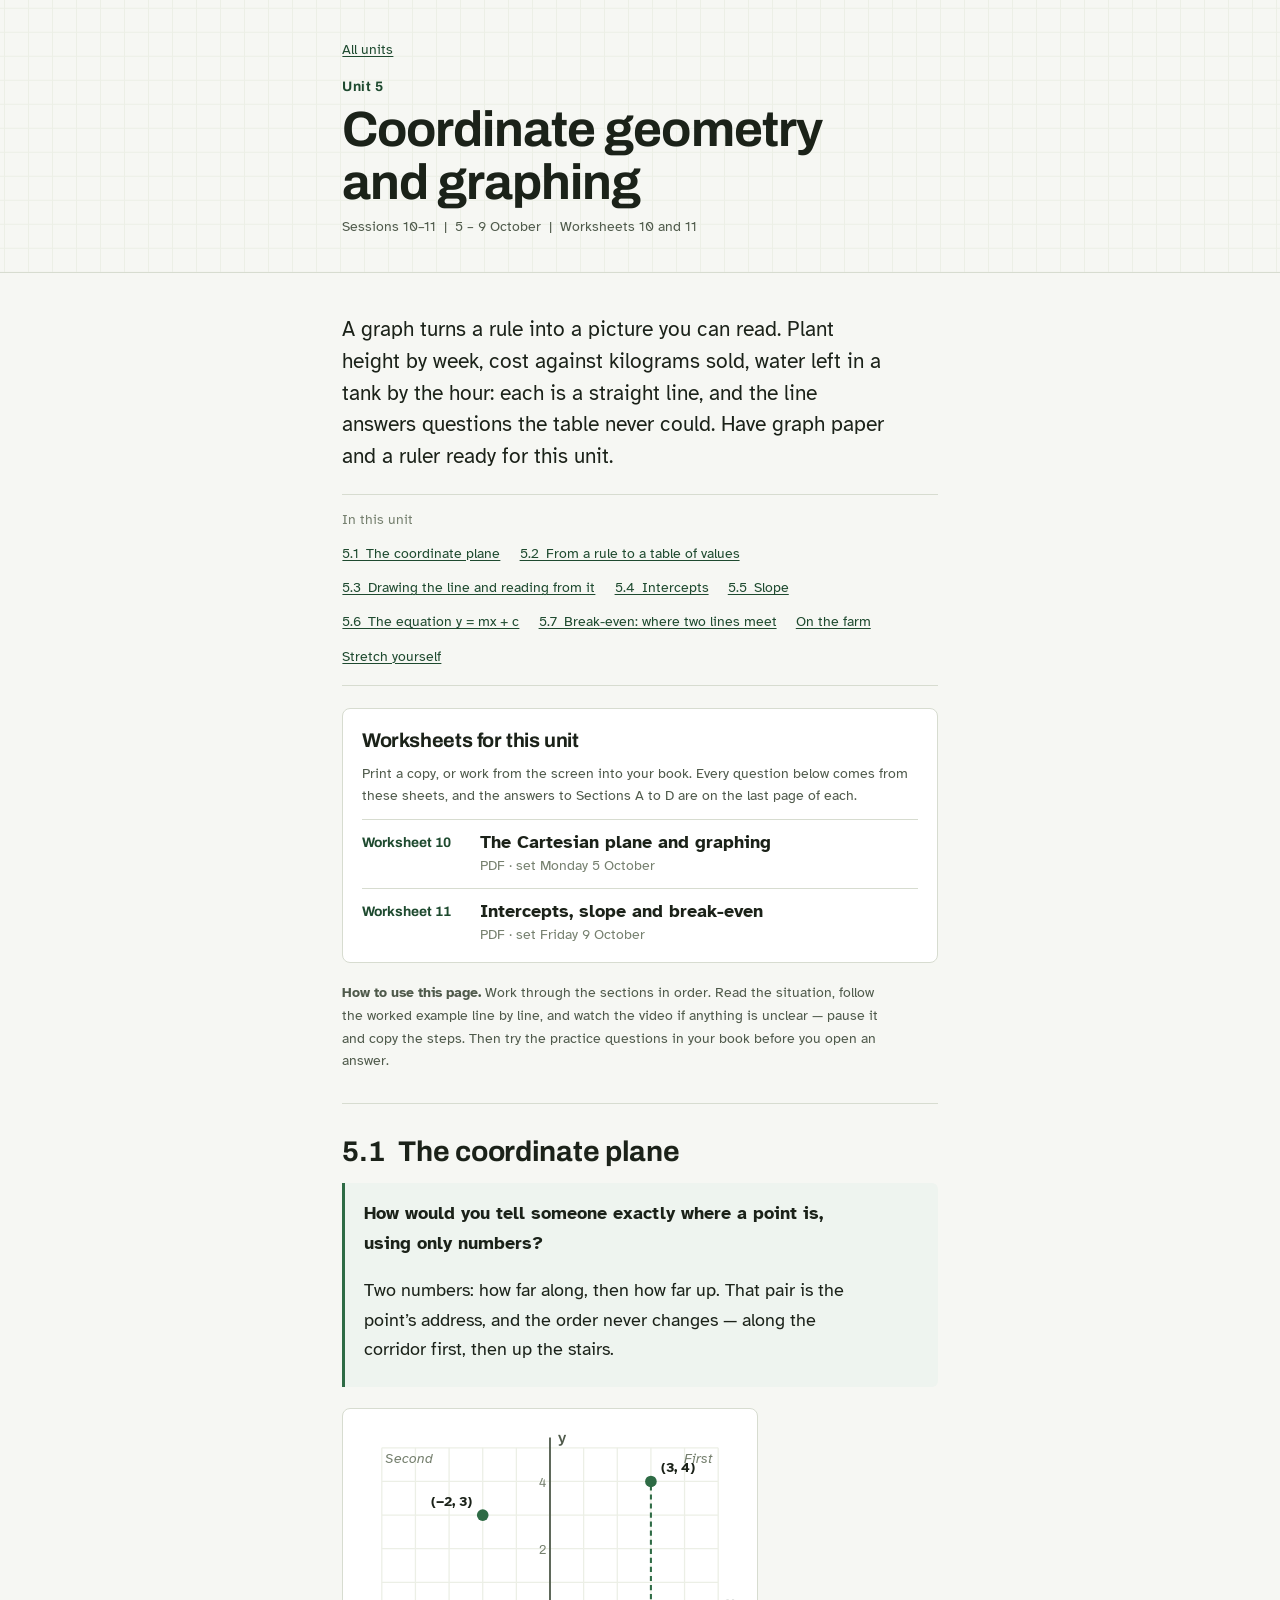
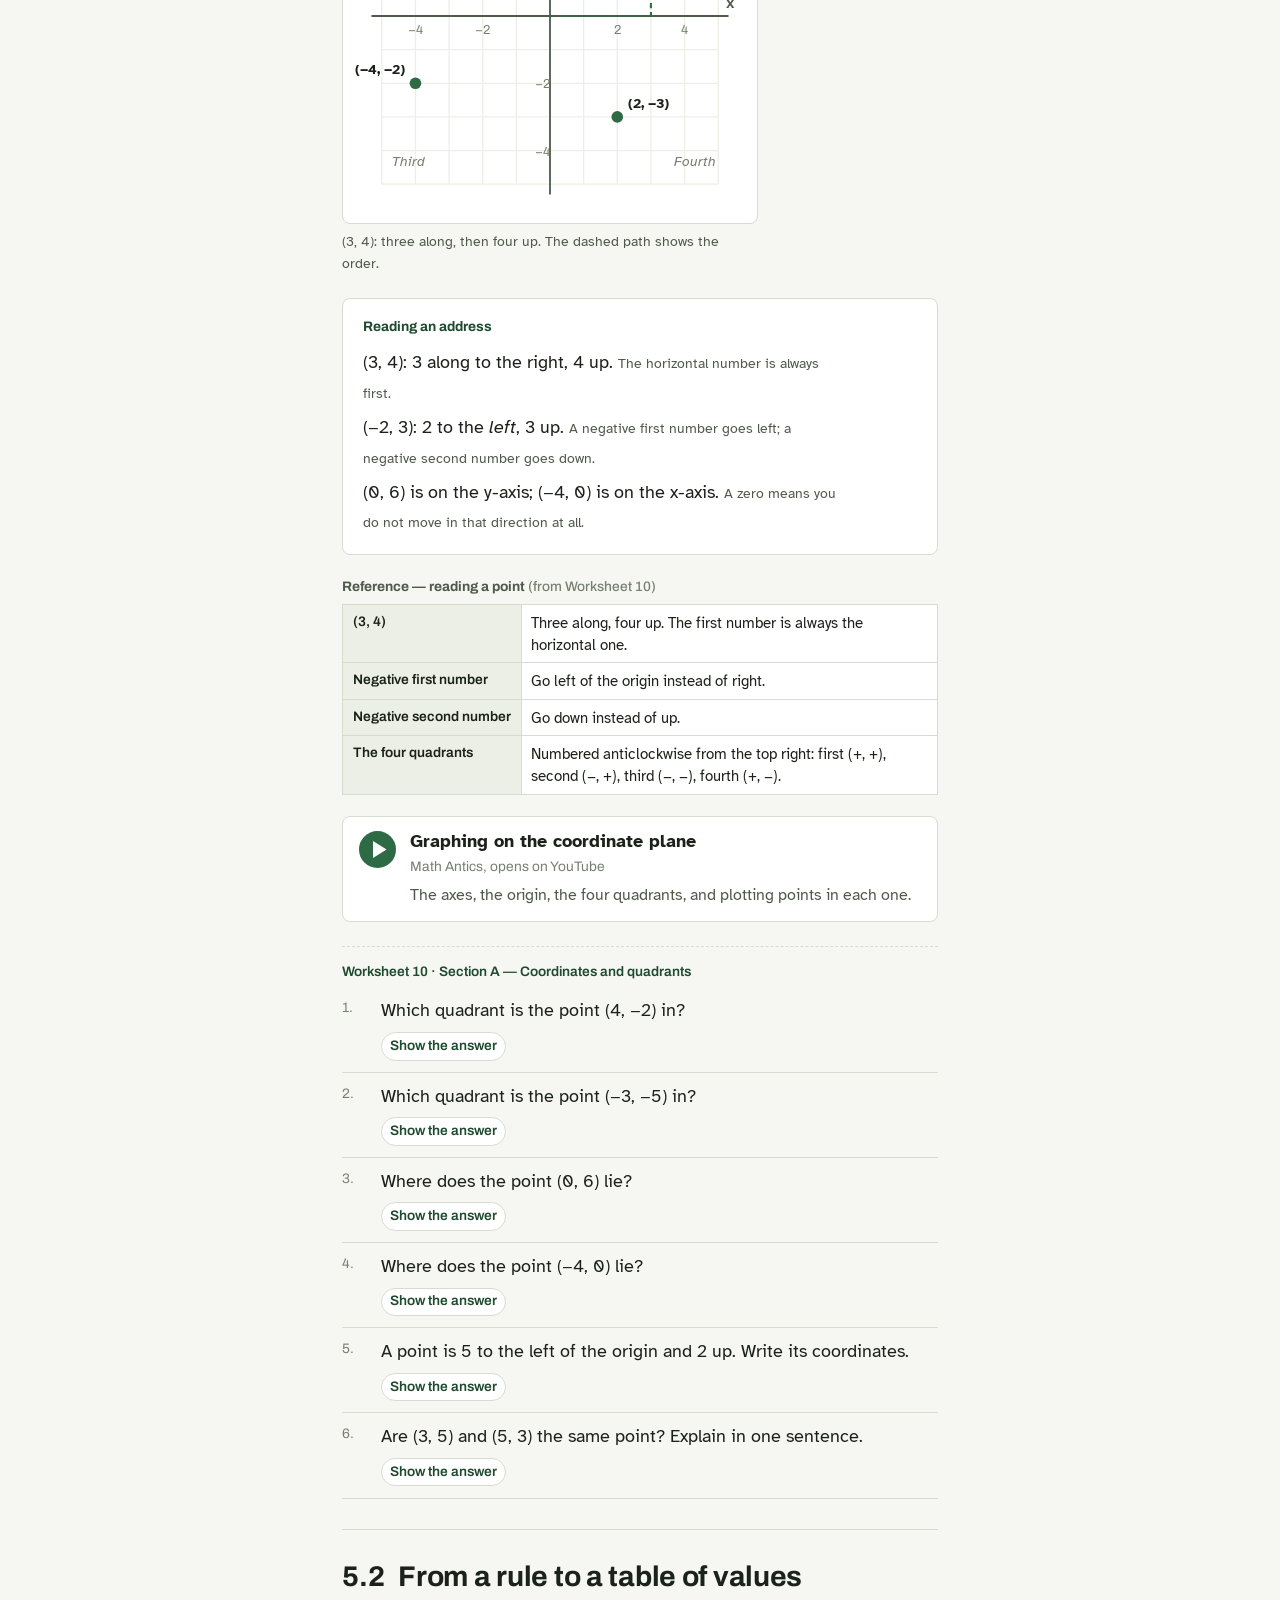
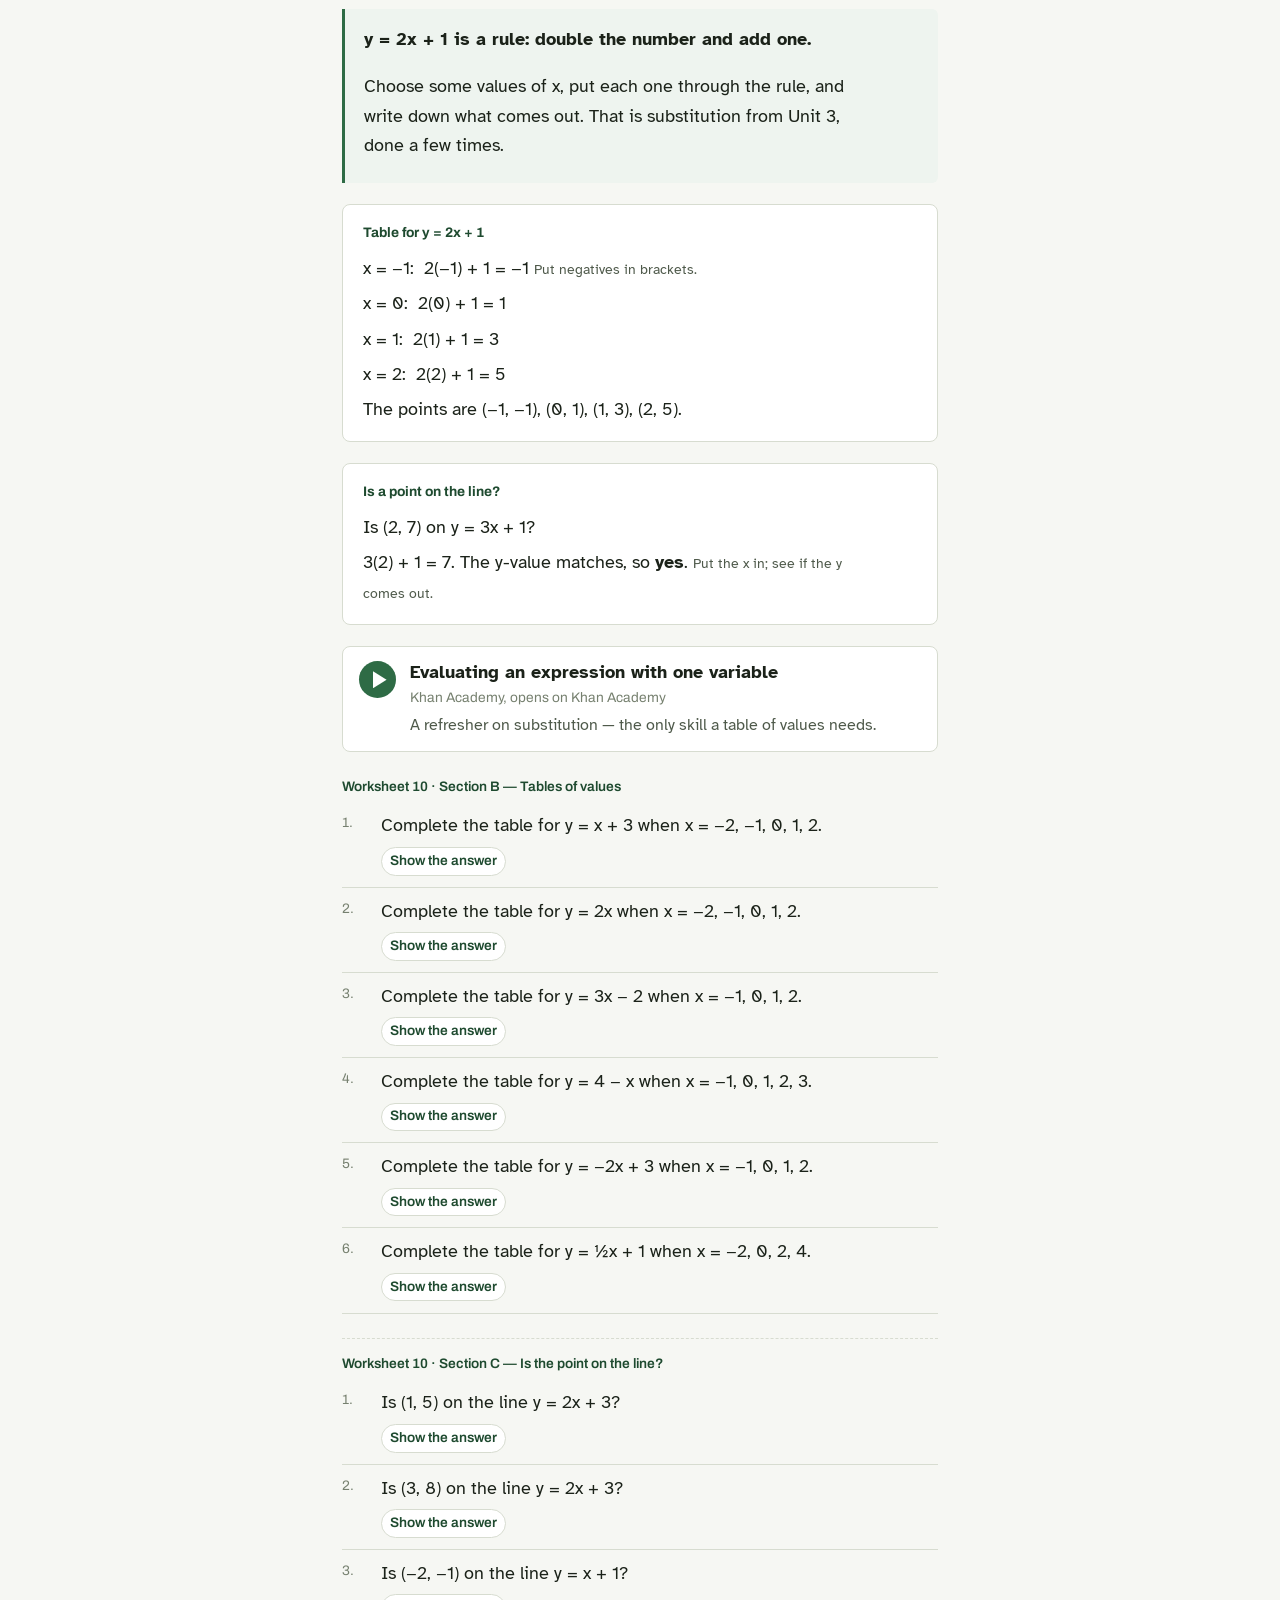
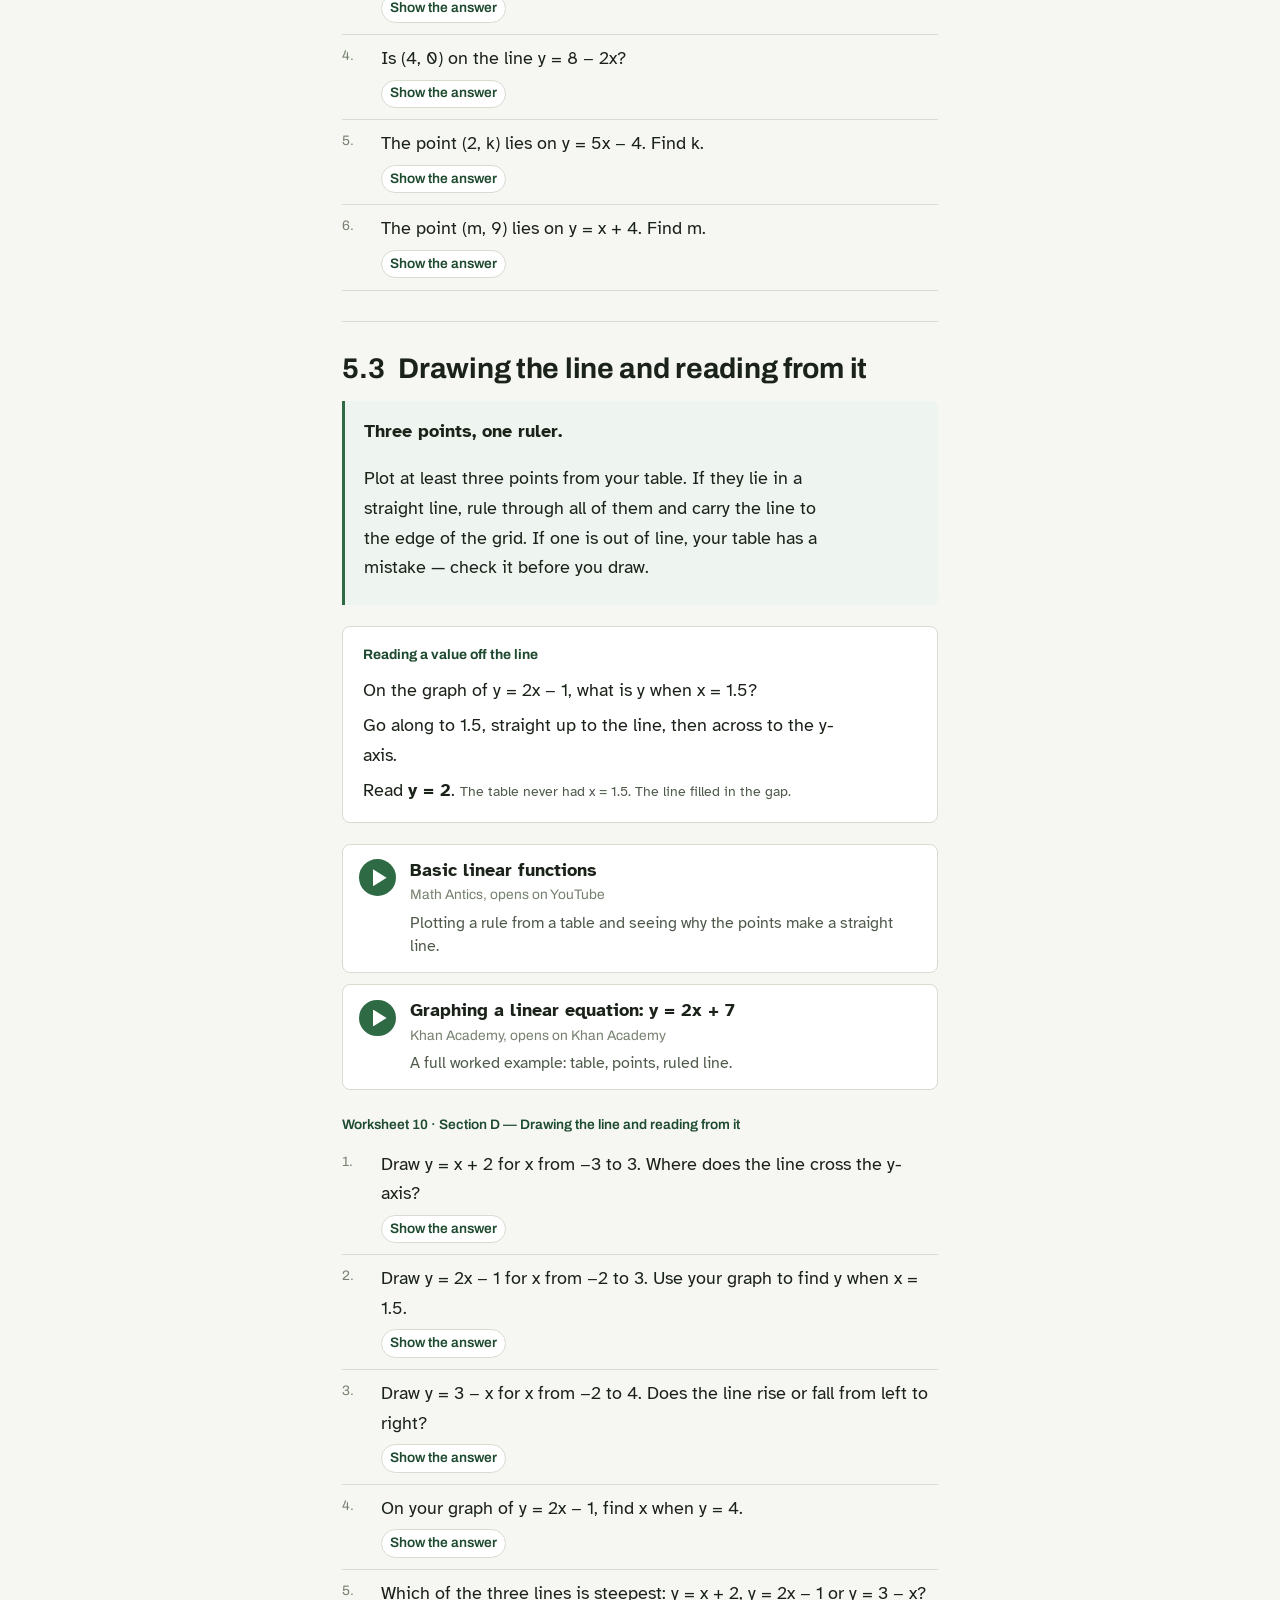
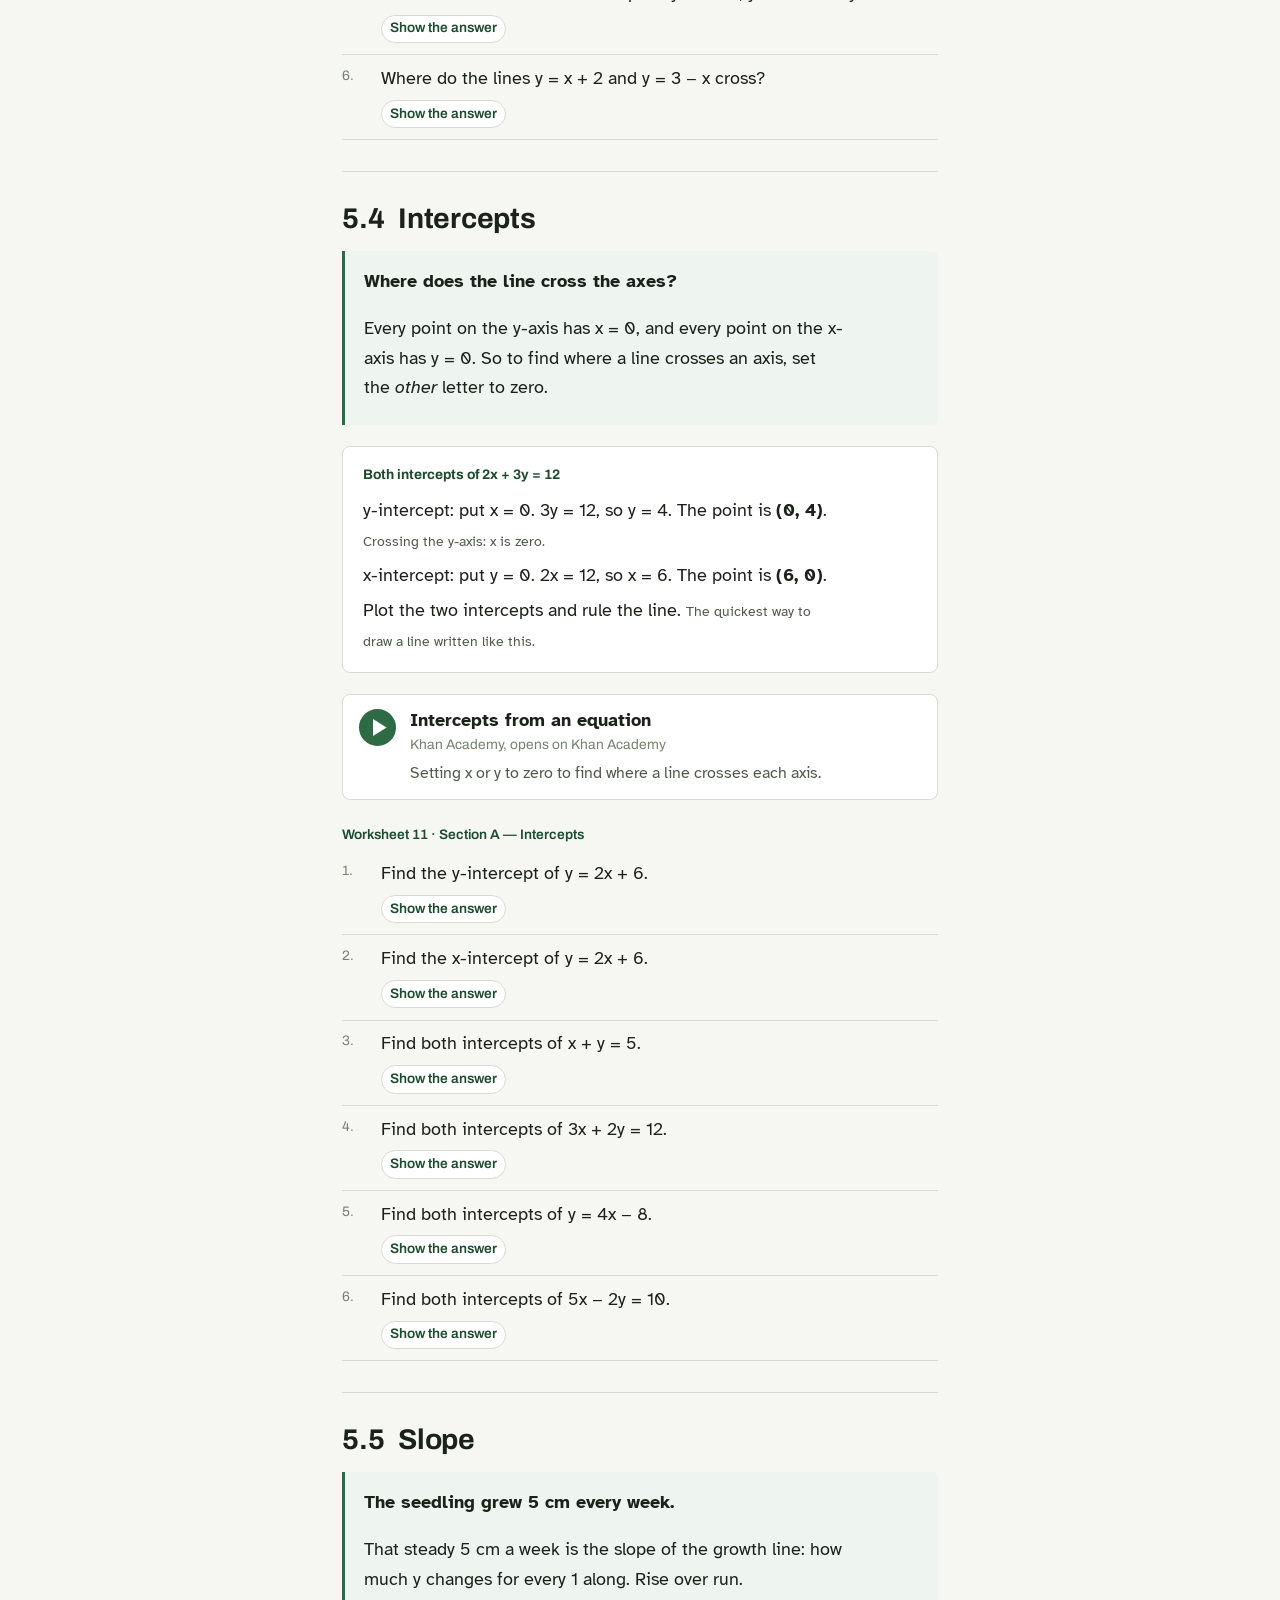
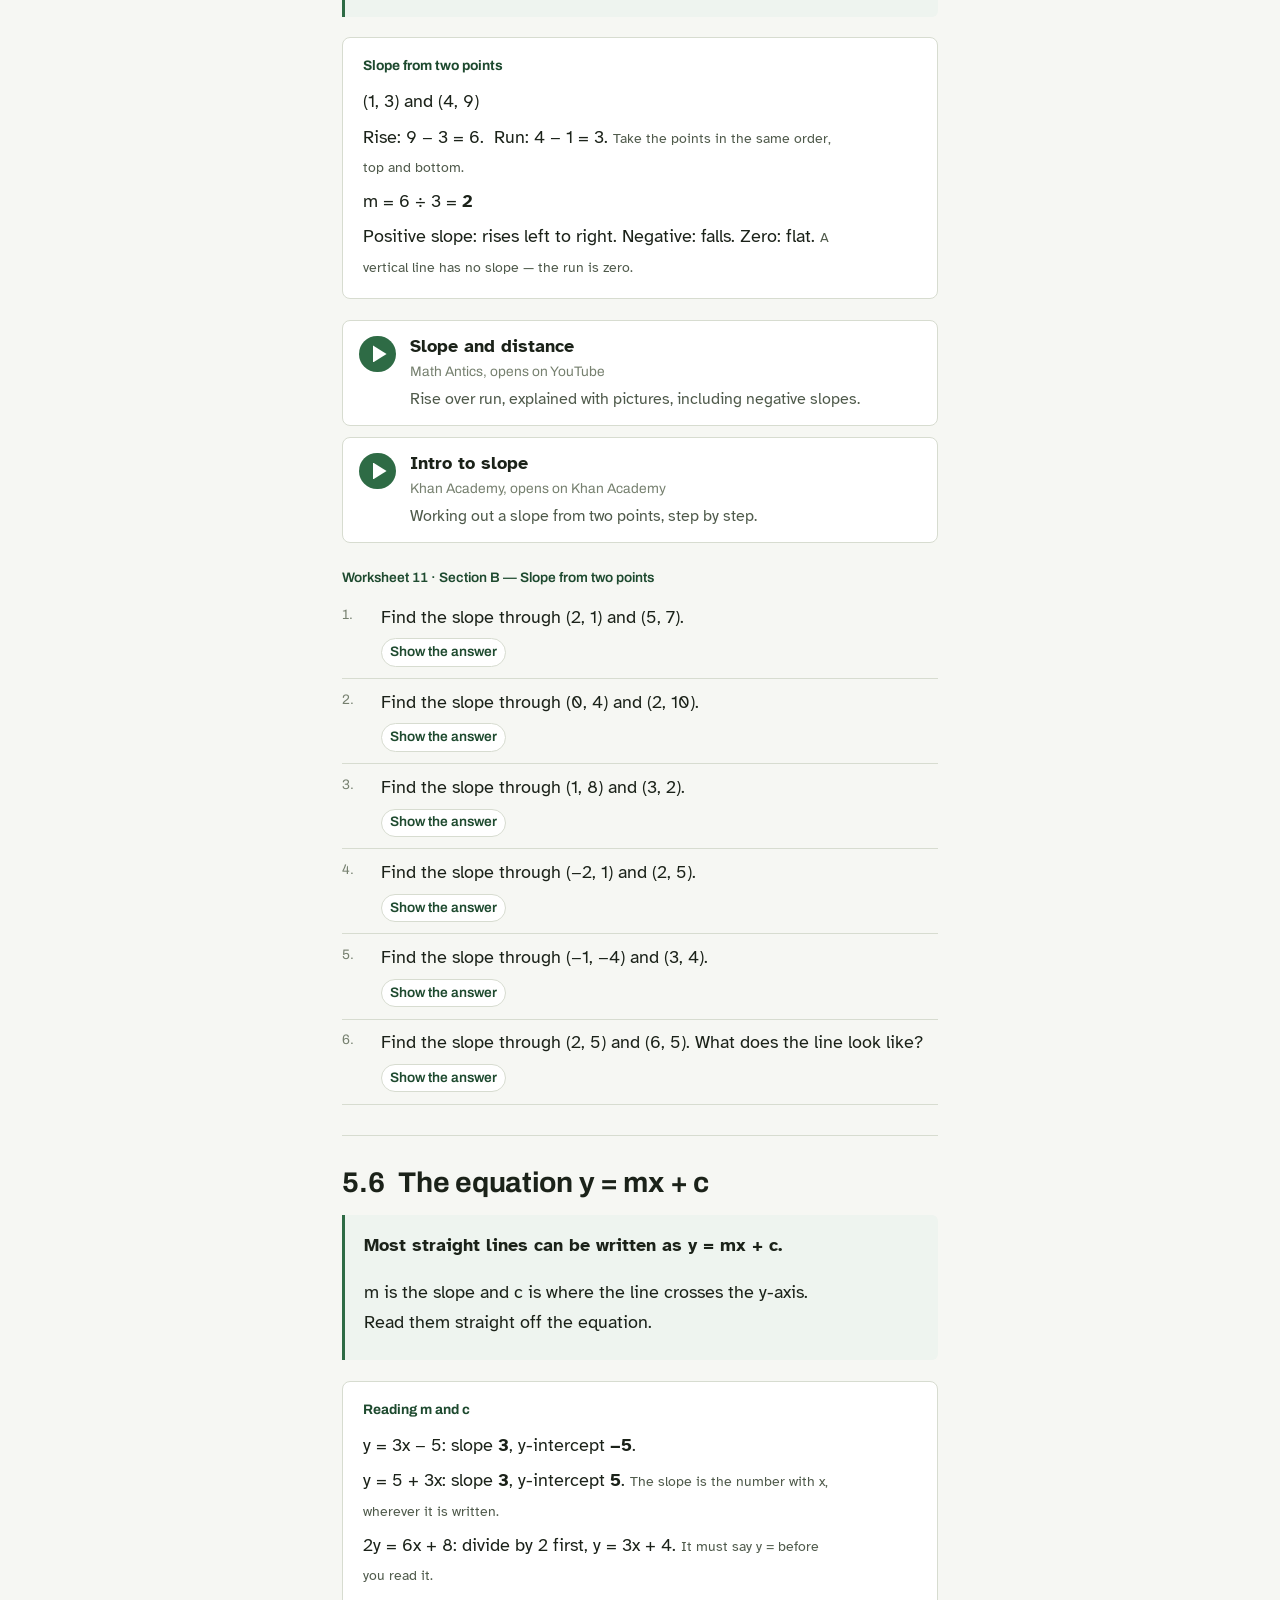
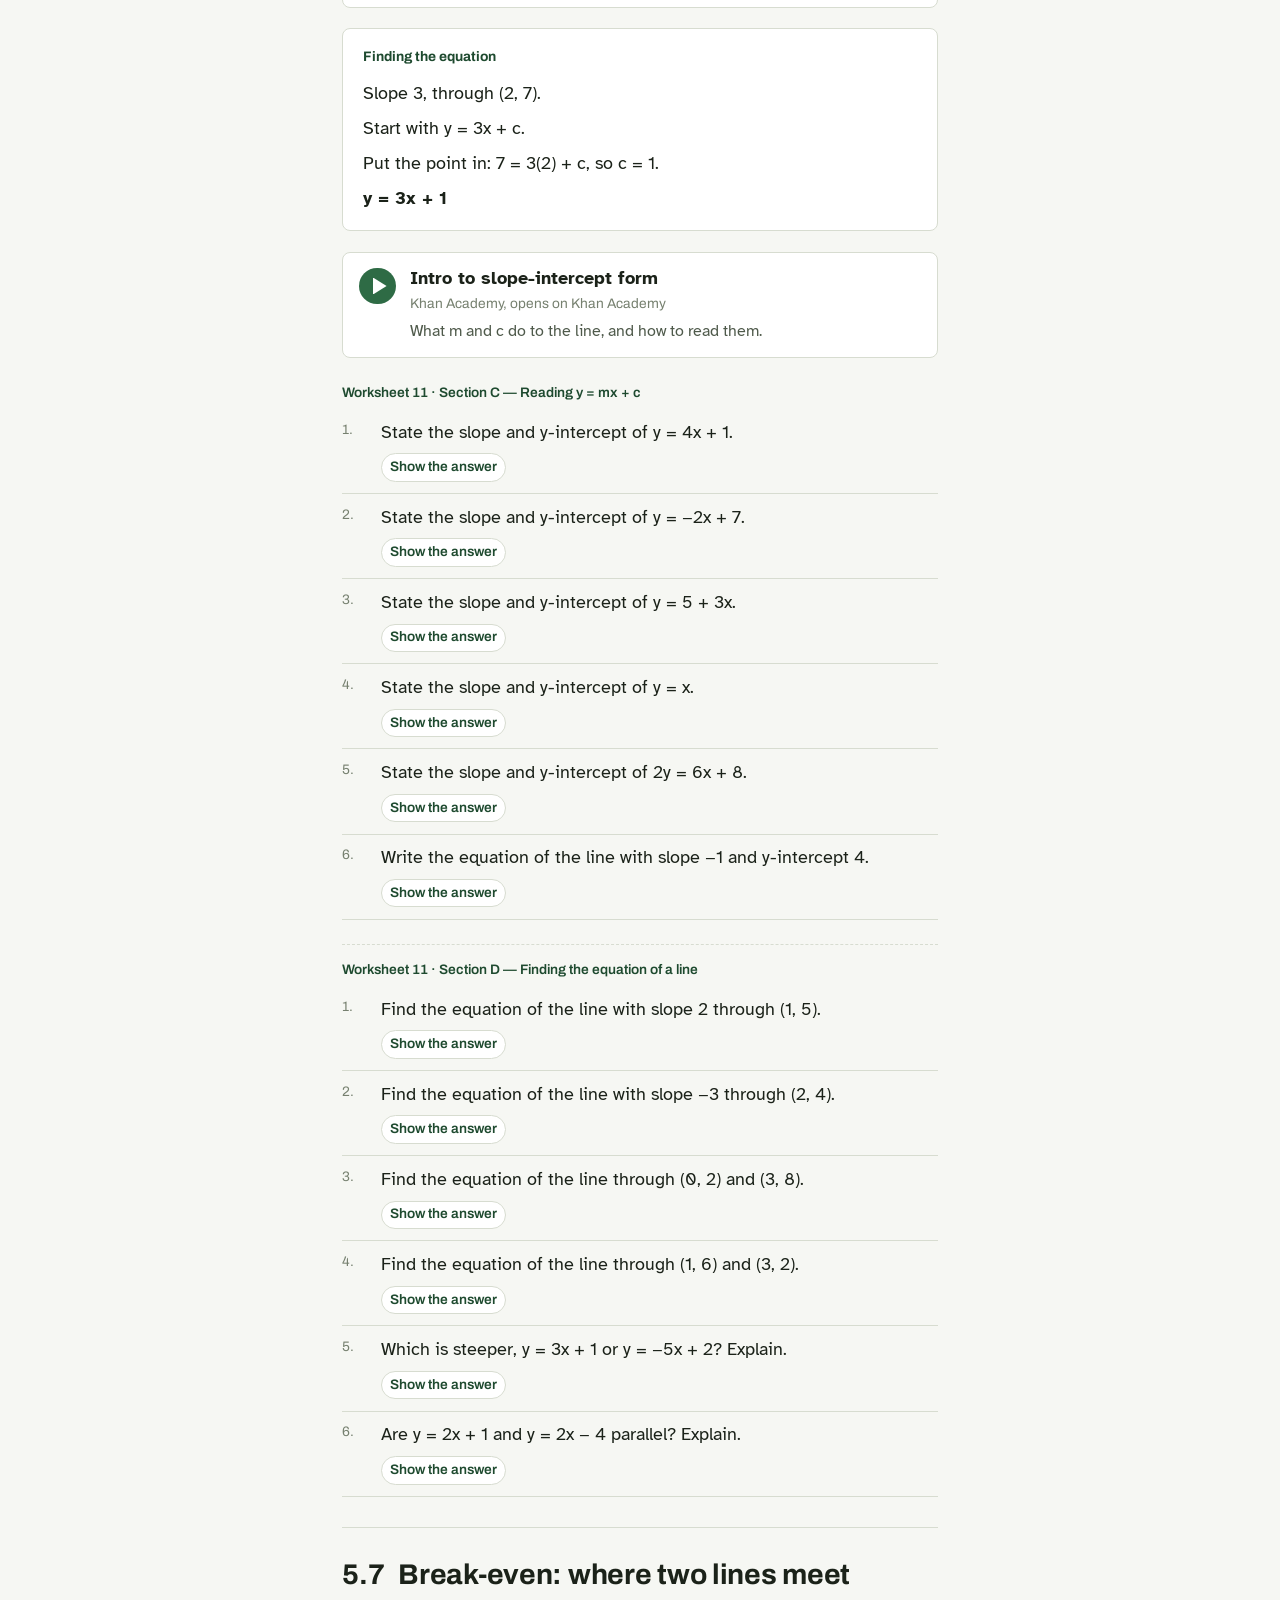
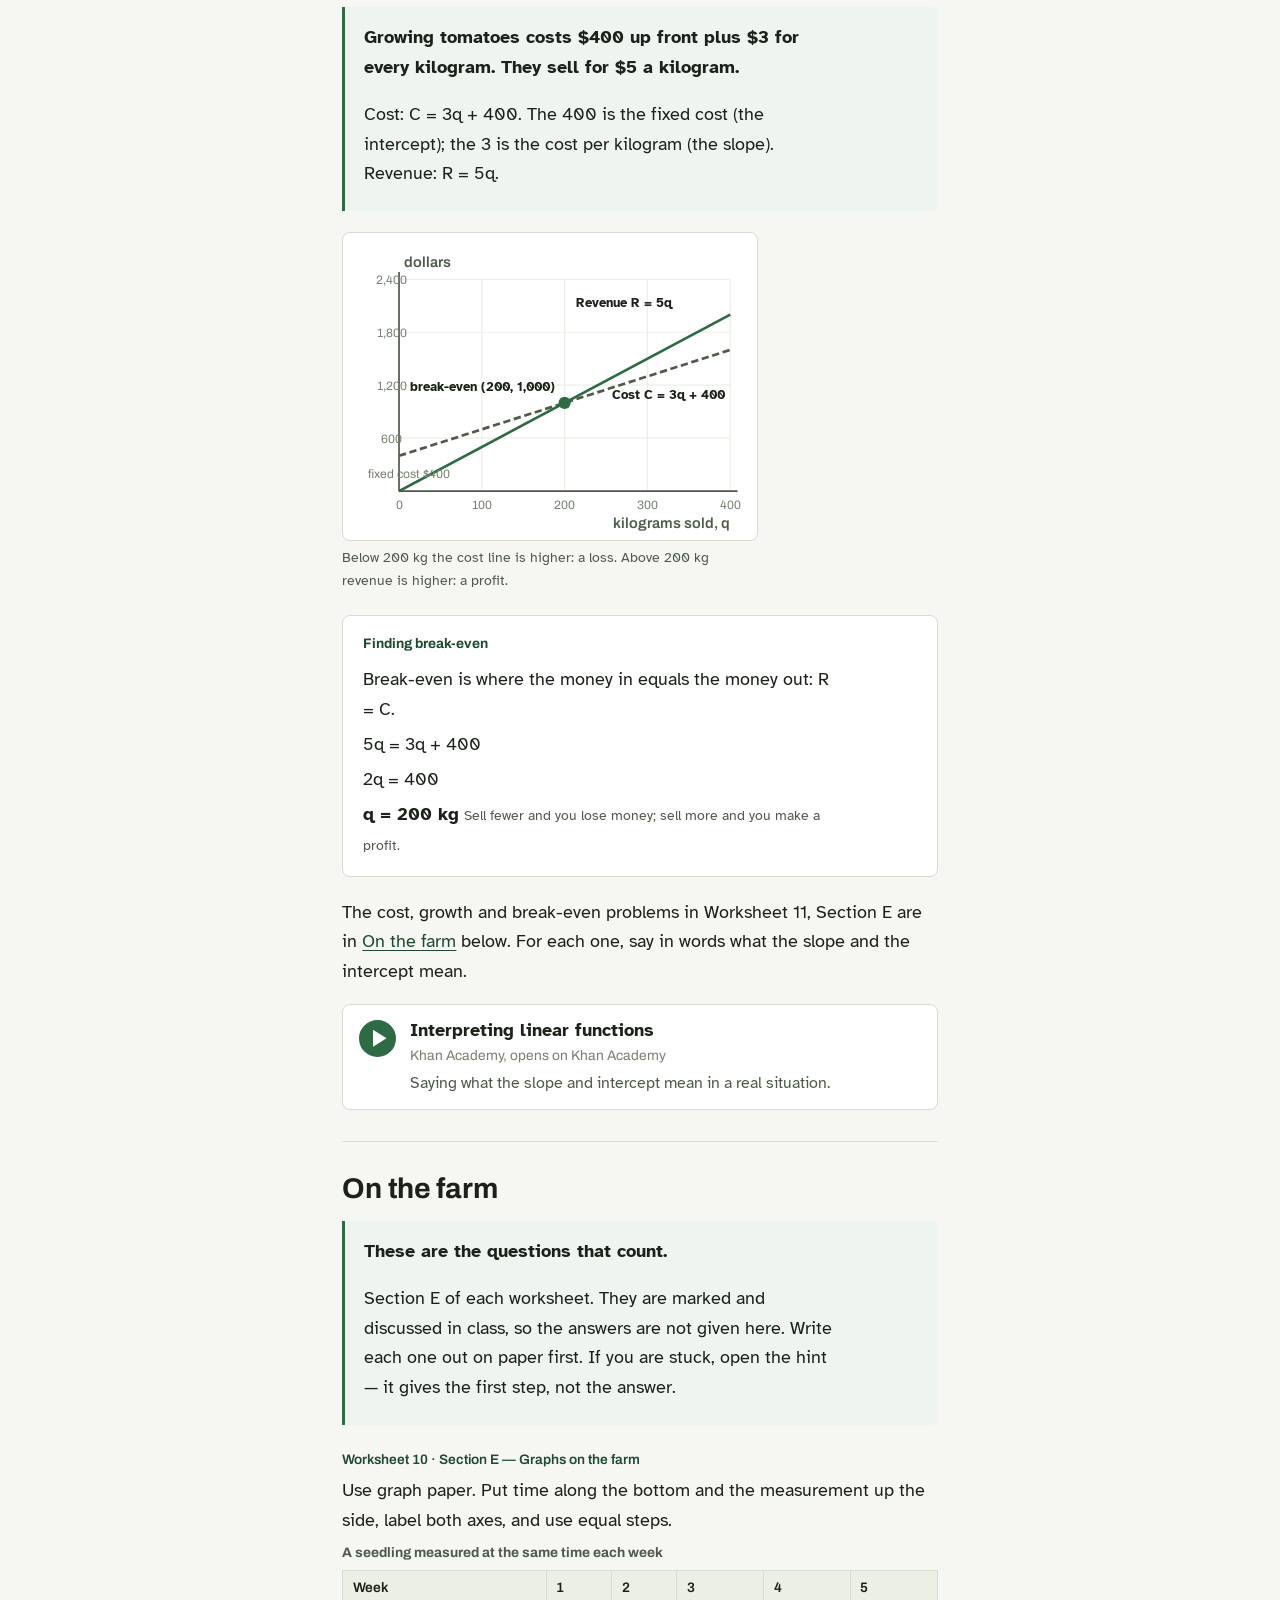
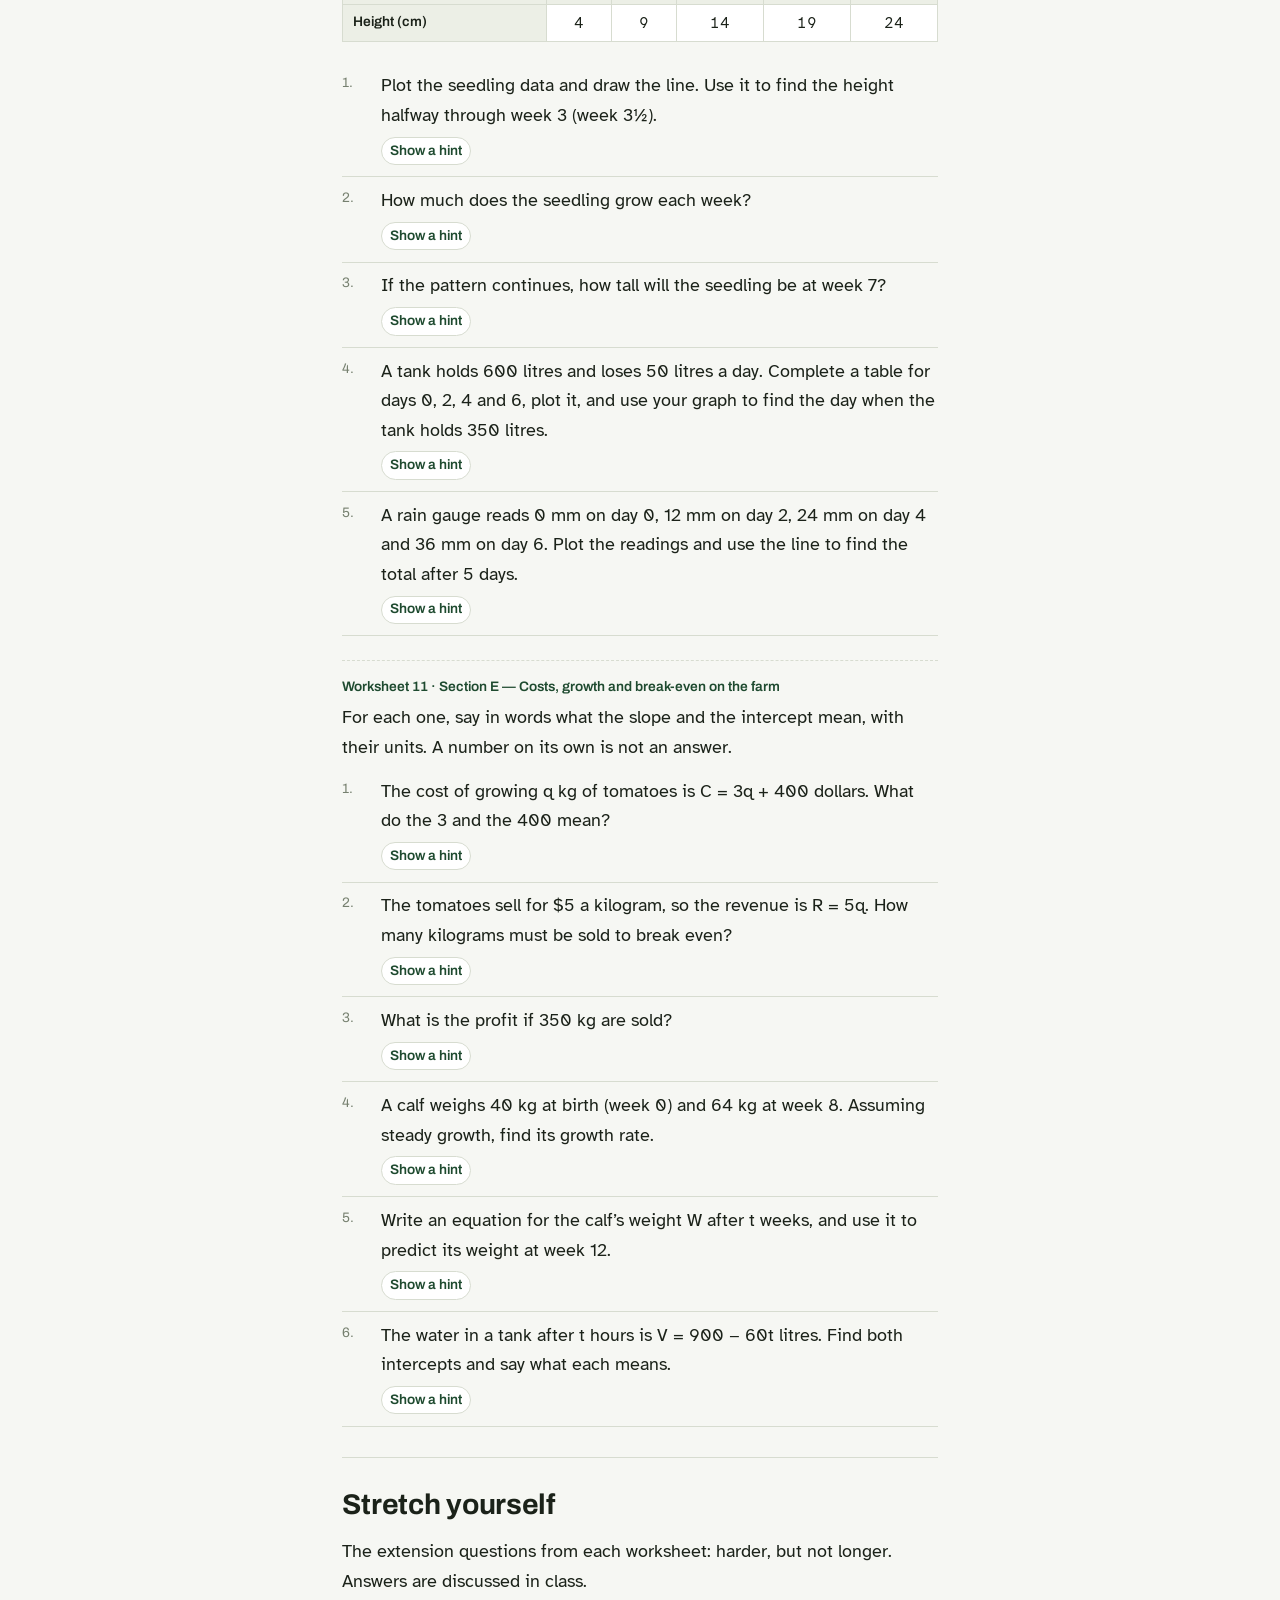
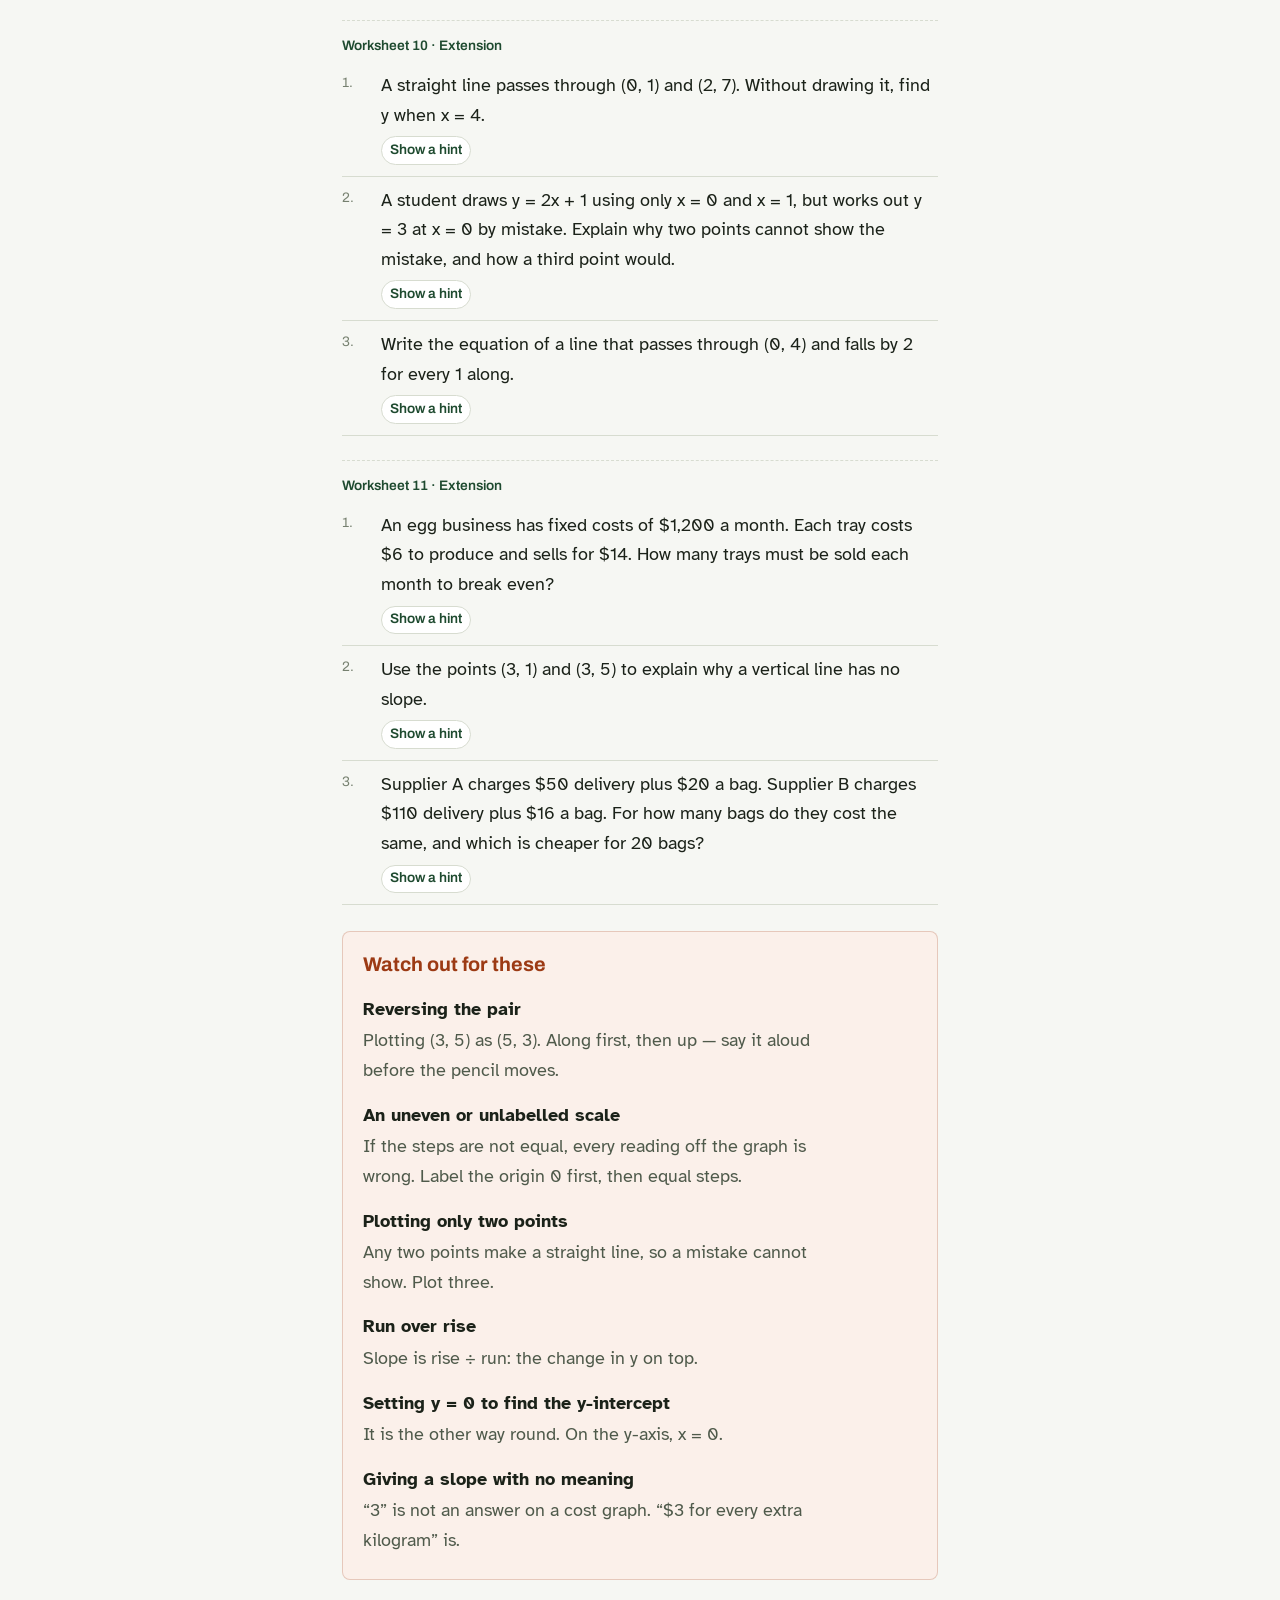
<file: unit-05.html>
<!DOCTYPE html>
<html lang="en">
<head>
<meta charset="utf-8">
<meta name="viewport" content="width=device-width, initial-scale=1">
<title>Unit 5 — Coordinate geometry and graphing | MAT1001</title>
<meta name="description" content="Unit 5 of MAT1001 College Algebra: the coordinate plane, tables of values, graphing straight lines, intercepts, slope, y = mx + c and break-even analysis.">
<link rel="preconnect" href="https://fonts.googleapis.com">
<link rel="preconnect" href="https://fonts.gstatic.com" crossorigin>
<link href="https://fonts.googleapis.com/css2?family=Archivo:wght@500;600;700&family=Atkinson+Hyperlegible:ital,wght@0,400;0,700;1,400&display=swap" rel="stylesheet">
<link rel="stylesheet" href="styles.css">
</head>
<body>

<header class="masthead">
  <div class="wrap">
    <a class="backlink" href="index.html">All units</a>
    <p class="course-code">Unit 5</p>
    <h1>Coordinate geometry and graphing</h1>
    <p class="school">Sessions 10&ndash;11 &nbsp;|&nbsp; 5 &ndash; 9 October &nbsp;|&nbsp; Worksheets 10 and 11</p>
  </div>
</header>

<main>
  <section class="page-section">
    <div class="wrap">

<p class="lead unit-lead">A graph turns a rule into a picture you can read. Plant height by week, cost against kilograms sold, water left in a tank by the hour: each is a straight line, and the line answers questions the table never could. Have graph paper and a ruler ready for this unit.</p>
<nav class="contents" aria-label="In this unit"><p>In this unit</p><ul><li><a href="#t5-1">5.1&ensp;The coordinate plane</a></li><li><a href="#t5-2">5.2&ensp;From a rule to a table of values</a></li><li><a href="#t5-3">5.3&ensp;Drawing the line and reading from it</a></li><li><a href="#t5-4">5.4&ensp;Intercepts</a></li><li><a href="#t5-5">5.5&ensp;Slope</a></li><li><a href="#t5-6">5.6&ensp;The equation y = mx + c</a></li><li><a href="#t5-7">5.7&ensp;Break-even: where two lines meet</a></li><li><a href="#farm">On the farm</a></li><li><a href="#stretch">Stretch yourself</a></li></ul></nav>
<div class="downloads"><h2>Worksheets for this unit</h2><p>Print a copy, or work from the screen into your book. Every question below comes from these sheets, and the answers to Sections A to D are on the last page of each.</p><ul><li><a class="dl" href="worksheet-10.pdf" target="_blank" rel="noopener"><span class="dl-no">Worksheet 10</span><span class="dl-title">The Cartesian plane and graphing</span><span class="dl-meta">PDF &middot; set Monday 5 October</span></a></li><li><a class="dl" href="worksheet-11.pdf" target="_blank" rel="noopener"><span class="dl-no">Worksheet 11</span><span class="dl-title">Intercepts, slope and break-even</span><span class="dl-meta">PDF &middot; set Friday 9 October</span></a></li></ul></div>
<p class="howto"><strong>How to use this page.</strong> Work through the sections in order. Read the situation, follow the worked example line by line, and watch the video if anything is unclear &mdash; pause it and copy the steps. Then try the practice questions in your book before you open an answer.</p>

<!-- 5.1 -->
<div class="topic" id="t5-1"><h3>5.1&ensp;The coordinate plane</h3><div class="situation"><p class="ask">How would you tell someone exactly where a point is, using only numbers?</p><p>Two numbers: how far along, then how far up. That pair is the point’s address, and the order never changes &mdash; along the corridor first, then up the stairs.</p></div><figure class="figure"><svg viewBox="0 0 320 320" role="img" aria-label="Coordinate plane with the four quadrants and the points (3, 4), (−2, 3), (−4, −2) and (2, −3). A dashed path shows (3, 4) reached by going 3 along and then 4 up."><line x1="30" y1="290" x2="30" y2="30" class="g"/><line x1="30" y1="290" x2="290" y2="290" class="g"/><line x1="56" y1="290" x2="56" y2="30" class="g"/><line x1="30" y1="264" x2="290" y2="264" class="g"/><line x1="82" y1="290" x2="82" y2="30" class="g"/><line x1="30" y1="238" x2="290" y2="238" class="g"/><line x1="108" y1="290" x2="108" y2="30" class="g"/><line x1="30" y1="212" x2="290" y2="212" class="g"/><line x1="134" y1="290" x2="134" y2="30" class="g"/><line x1="30" y1="186" x2="290" y2="186" class="g"/><line x1="160" y1="290" x2="160" y2="30" class="g"/><line x1="30" y1="160" x2="290" y2="160" class="g"/><line x1="186" y1="290" x2="186" y2="30" class="g"/><line x1="30" y1="134" x2="290" y2="134" class="g"/><line x1="212" y1="290" x2="212" y2="30" class="g"/><line x1="30" y1="108" x2="290" y2="108" class="g"/><line x1="238" y1="290" x2="238" y2="30" class="g"/><line x1="30" y1="82" x2="290" y2="82" class="g"/><line x1="264" y1="290" x2="264" y2="30" class="g"/><line x1="30" y1="56" x2="290" y2="56" class="g"/><line x1="290" y1="290" x2="290" y2="30" class="g"/><line x1="30" y1="30" x2="290" y2="30" class="g"/><line x1="22" y1="160" x2="298" y2="160" class="ax"/><line x1="160" y1="298" x2="160" y2="22" class="ax"/><text x="296" y="154" class="lb">x</text><text x="166" y="26" class="lb">y</text><text x="56" y="174" class="tk">−4</text><text x="108" y="174" class="tk">−2</text><text x="212" y="174" class="tk">2</text><text x="264" y="174" class="tk">4</text><text x="154" y="268" class="tk" text-anchor="end">−4</text><text x="154" y="216" class="tk" text-anchor="end">−2</text><text x="154" y="112" class="tk" text-anchor="end">2</text><text x="154" y="60" class="tk" text-anchor="end">4</text><text x="274.4" y="41.7" class="q">First</text><text x="50.8" y="41.7" class="q">Second</text><text x="50.8" y="275.7" class="q">Third</text><text x="271.8" y="275.7" class="q">Fourth</text><path d="M160 160 H238 V56" class="walk"/><circle cx="238" cy="56" r="4.5" class="pt"/><text x="246" y="49" class="pl" text-anchor="start">(3, 4)</text><circle cx="108" cy="82" r="4.5" class="pt"/><text x="100" y="75" class="pl" text-anchor="end">(−2, 3)</text><circle cx="56" cy="212" r="4.5" class="pt"/><text x="48" y="205" class="pl" text-anchor="end">(−4, −2)</text><circle cx="212" cy="238" r="4.5" class="pt"/><text x="220" y="231" class="pl" text-anchor="start">(2, −3)</text></svg><figcaption>(3, 4): three along, then four up. The dashed path shows the order.</figcaption></figure><div class="worked"><h4>Reading an address</h4><p class="step">(3, 4): 3 along to the right, 4 up. <span class="because">The horizontal number is always first.</span></p><p class="step">(&minus;2, 3): 2 to the <em>left</em>, 3 up. <span class="because">A negative first number goes left; a negative second number goes down.</span></p><p class="step">(0, 6) is on the y-axis; (&minus;4, 0) is on the x-axis. <span class="because">A zero means you do not move in that direction at all.</span></p></div><p class="ref-title">Reference — reading a point <span>(from Worksheet 10)</span></p><div class="tablewrap"><table class="ref"><tr><th scope="row">(3, 4)</th><td>Three along, four up. The first number is always the horizontal one.</td></tr><tr><th scope="row">Negative first number</th><td>Go left of the origin instead of right.</td></tr><tr><th scope="row">Negative second number</th><td>Go down instead of up.</td></tr><tr><th scope="row">The four quadrants</th><td>Numbered anticlockwise from the top right: first (+, +), second (−, +), third (−, −), fourth (+, −).</td></tr></table></div><a class="watch" href="https://www.youtube.com/watch?v=9Uc62CuQjc4" target="_blank" rel="noopener"><span class="play" aria-hidden="true"></span><span class="watch-body"><span class="watch-title">Graphing on the coordinate plane</span><span class="watch-meta">Math Antics, opens on YouTube</span><span class="watch-why">The axes, the origin, the four quadrants, and plotting points in each one.</span></span></a><p class="from">Worksheet 10 &middot; Section A &mdash; Coordinates and quadrants</p><ol class="practice"><li><p class="ask">Which quadrant is the point (4, −2) in?</p><details class="answer"><summary>Show the answer</summary><p class="reveal">Fourth quadrant</p></details></li><li><p class="ask">Which quadrant is the point (−3, −5) in?</p><details class="answer"><summary>Show the answer</summary><p class="reveal">Third quadrant</p></details></li><li><p class="ask">Where does the point (0, 6) lie?</p><details class="answer"><summary>Show the answer</summary><p class="reveal">On the y-axis <span class="note">&mdash; zero along, so it never leaves the vertical axis</span></p></details></li><li><p class="ask">Where does the point (−4, 0) lie?</p><details class="answer"><summary>Show the answer</summary><p class="reveal">On the x-axis</p></details></li><li><p class="ask">A point is 5 to the left of the origin and 2 up. Write its coordinates.</p><details class="answer"><summary>Show the answer</summary><p class="reveal">(−5, 2)</p></details></li><li><p class="ask">Are (3, 5) and (5, 3) the same point? Explain in one sentence.</p><details class="answer"><summary>Show the answer</summary><p class="reveal">No <span class="note">&mdash; (3, 5) is 3 along and 5 up; (5, 3) is 5 along and 3 up</span></p></details></li></ol></div>

<!-- 5.2 -->
<div class="topic" id="t5-2"><h3>5.2&ensp;From a rule to a table of values</h3><div class="situation"><p class="ask">y = 2x + 1 is a rule: double the number and add one.</p><p>Choose some values of x, put each one through the rule, and write down what comes out. That is substitution from Unit 3, done a few times.</p></div><div class="worked"><h4>Table for y = 2x + 1</h4><p class="step">x = &minus;1: &nbsp;2(&minus;1) + 1 = &minus;1 <span class="because">Put negatives in brackets.</span></p><p class="step">x = 0: &nbsp;2(0) + 1 = 1</p><p class="step">x = 1: &nbsp;2(1) + 1 = 3</p><p class="step">x = 2: &nbsp;2(2) + 1 = 5</p><p class="step">The points are (&minus;1, &minus;1), (0, 1), (1, 3), (2, 5).</p></div><div class="worked"><h4>Is a point on the line?</h4><p class="step">Is (2, 7) on y = 3x + 1?</p><p class="step">3(2) + 1 = 7. The y-value matches, so <strong>yes</strong>. <span class="because">Put the x in; see if the y comes out.</span></p></div><a class="watch" href="https://en.khanacademy.org/math/algebra/x2f8bb11595b61c86:foundation-algebra/x2f8bb11595b61c86:intro-variables/v/variables-and-expressions-1" target="_blank" rel="noopener"><span class="play" aria-hidden="true"></span><span class="watch-body"><span class="watch-title">Evaluating an expression with one variable</span><span class="watch-meta">Khan Academy, opens on Khan Academy</span><span class="watch-why">A refresher on substitution &mdash; the only skill a table of values needs.</span></span></a><p class="from">Worksheet 10 &middot; Section B &mdash; Tables of values</p><ol class="practice"><li><p class="ask">Complete the table for y = x + 3 when x = −2, −1, 0, 1, 2.</p><details class="answer"><summary>Show the answer</summary><p class="reveal">y = 1, 2, 3, 4, 5</p></details></li><li><p class="ask">Complete the table for y = 2x when x = −2, −1, 0, 1, 2.</p><details class="answer"><summary>Show the answer</summary><p class="reveal">y = −4, −2, 0, 2, 4</p></details></li><li><p class="ask">Complete the table for y = 3x − 2 when x = −1, 0, 1, 2.</p><details class="answer"><summary>Show the answer</summary><p class="reveal">y = −5, −2, 1, 4</p></details></li><li><p class="ask">Complete the table for y = 4 − x when x = −1, 0, 1, 2, 3.</p><details class="answer"><summary>Show the answer</summary><p class="reveal">y = 5, 4, 3, 2, 1</p></details></li><li><p class="ask">Complete the table for y = −2x + 3 when x = −1, 0, 1, 2.</p><details class="answer"><summary>Show the answer</summary><p class="reveal">y = 5, 3, 1, −1</p></details></li><li><p class="ask">Complete the table for y = ½x + 1 when x = −2, 0, 2, 4.</p><details class="answer"><summary>Show the answer</summary><p class="reveal">y = 0, 1, 2, 3</p></details></li></ol><p class="from">Worksheet 10 &middot; Section C &mdash; Is the point on the line?</p><ol class="practice"><li><p class="ask">Is (1, 5) on the line y = 2x + 3?</p><details class="answer"><summary>Show the answer</summary><p class="reveal">Yes <span class="note">&mdash; 2(1) + 3 = 5</span></p></details></li><li><p class="ask">Is (3, 8) on the line y = 2x + 3?</p><details class="answer"><summary>Show the answer</summary><p class="reveal">No <span class="note">&mdash; 2(3) + 3 = 9, not 8</span></p></details></li><li><p class="ask">Is (−2, −1) on the line y = x + 1?</p><details class="answer"><summary>Show the answer</summary><p class="reveal">Yes <span class="note">&mdash; −2 + 1 = −1</span></p></details></li><li><p class="ask">Is (4, 0) on the line y = 8 − 2x?</p><details class="answer"><summary>Show the answer</summary><p class="reveal">Yes <span class="note">&mdash; 8 − 2(4) = 0</span></p></details></li><li><p class="ask">The point (2, k) lies on y = 5x − 4. Find k.</p><details class="answer"><summary>Show the answer</summary><p class="reveal">k = 6</p></details></li><li><p class="ask">The point (m, 9) lies on y = x + 4. Find m.</p><details class="answer"><summary>Show the answer</summary><p class="reveal">m = 5</p></details></li></ol></div>

<!-- 5.3 -->
<div class="topic" id="t5-3"><h3>5.3&ensp;Drawing the line and reading from it</h3><div class="situation"><p class="ask">Three points, one ruler.</p><p>Plot at least three points from your table. If they lie in a straight line, rule through all of them and carry the line to the edge of the grid. If one is out of line, your table has a mistake &mdash; check it before you draw.</p></div><div class="worked"><h4>Reading a value off the line</h4><p class="step">On the graph of y = 2x &minus; 1, what is y when x = 1.5?</p><p class="step">Go along to 1.5, straight up to the line, then across to the y-axis.</p><p class="step">Read <strong>y = 2</strong>. <span class="because">The table never had x = 1.5. The line filled in the gap.</span></p></div><div class="watch-pair"><a class="watch" href="https://www.youtube.com/watch?v=MXV65i9g1Xg" target="_blank" rel="noopener"><span class="play" aria-hidden="true"></span><span class="watch-body"><span class="watch-title">Basic linear functions</span><span class="watch-meta">Math Antics, opens on YouTube</span><span class="watch-why">Plotting a rule from a table and seeing why the points make a straight line.</span></span></a><a class="watch" href="https://en.khanacademy.org/math/class-9-tg/x06d55bfa213a79fd:linear-equations-in-two-variables/x06d55bfa213a79fd:graph-of-a-linear-equation-in-two-variables/v/graphs-of-linear-equations" target="_blank" rel="noopener"><span class="play" aria-hidden="true"></span><span class="watch-body"><span class="watch-title">Graphing a linear equation: y = 2x + 7</span><span class="watch-meta">Khan Academy, opens on Khan Academy</span><span class="watch-why">A full worked example: table, points, ruled line.</span></span></a></div><p class="from">Worksheet 10 &middot; Section D &mdash; Drawing the line and reading from it</p><ol class="practice"><li><p class="ask">Draw y = x + 2 for x from −3 to 3. Where does the line cross the y-axis?</p><details class="answer"><summary>Show the answer</summary><p class="reveal">(0, 2)</p></details></li><li><p class="ask">Draw y = 2x − 1 for x from −2 to 3. Use your graph to find y when x = 1.5.</p><details class="answer"><summary>Show the answer</summary><p class="reveal">y = 2</p></details></li><li><p class="ask">Draw y = 3 − x for x from −2 to 4. Does the line rise or fall from left to right?</p><details class="answer"><summary>Show the answer</summary><p class="reveal">It falls</p></details></li><li><p class="ask">On your graph of y = 2x − 1, find x when y = 4.</p><details class="answer"><summary>Show the answer</summary><p class="reveal">x = 2.5</p></details></li><li><p class="ask">Which of the three lines is steepest: y = x + 2, y = 2x − 1 or y = 3 − x?</p><details class="answer"><summary>Show the answer</summary><p class="reveal">y = 2x − 1 <span class="note">&mdash; it goes up 2 for every 1 along</span></p></details></li><li><p class="ask">Where do the lines y = x + 2 and y = 3 − x cross?</p><details class="answer"><summary>Show the answer</summary><p class="reveal">(0.5, 2.5)</p></details></li></ol></div>

<!-- 5.4 -->
<div class="topic" id="t5-4"><h3>5.4&ensp;Intercepts</h3><div class="situation"><p class="ask">Where does the line cross the axes?</p><p>Every point on the y-axis has x = 0, and every point on the x-axis has y = 0. So to find where a line crosses an axis, set the <em>other</em> letter to zero.</p></div><div class="worked"><h4>Both intercepts of 2x + 3y = 12</h4><p class="step">y-intercept: put x = 0. 3y = 12, so y = 4. The point is <strong>(0, 4)</strong>. <span class="because">Crossing the y-axis: x is zero.</span></p><p class="step">x-intercept: put y = 0. 2x = 12, so x = 6. The point is <strong>(6, 0)</strong>.</p><p class="step">Plot the two intercepts and rule the line. <span class="because">The quickest way to draw a line written like this.</span></p></div><a class="watch" href="https://www.khanacademy.org/v/x-and-y-intercepts" target="_blank" rel="noopener"><span class="play" aria-hidden="true"></span><span class="watch-body"><span class="watch-title">Intercepts from an equation</span><span class="watch-meta">Khan Academy, opens on Khan Academy</span><span class="watch-why">Setting x or y to zero to find where a line crosses each axis.</span></span></a><p class="from">Worksheet 11 &middot; Section A &mdash; Intercepts</p><ol class="practice"><li><p class="ask">Find the y-intercept of y = 2x + 6.</p><details class="answer"><summary>Show the answer</summary><p class="reveal">(0, 6)</p></details></li><li><p class="ask">Find the x-intercept of y = 2x + 6.</p><details class="answer"><summary>Show the answer</summary><p class="reveal">(−3, 0) <span class="note">&mdash; set y = 0: 2x + 6 = 0</span></p></details></li><li><p class="ask">Find both intercepts of x + y = 5.</p><details class="answer"><summary>Show the answer</summary><p class="reveal">(5, 0) and (0, 5)</p></details></li><li><p class="ask">Find both intercepts of 3x + 2y = 12.</p><details class="answer"><summary>Show the answer</summary><p class="reveal">(4, 0) and (0, 6)</p></details></li><li><p class="ask">Find both intercepts of y = 4x − 8.</p><details class="answer"><summary>Show the answer</summary><p class="reveal">(2, 0) and (0, −8)</p></details></li><li><p class="ask">Find both intercepts of 5x − 2y = 10.</p><details class="answer"><summary>Show the answer</summary><p class="reveal">(2, 0) and (0, −5)</p></details></li></ol></div>

<!-- 5.5 -->
<div class="topic" id="t5-5"><h3>5.5&ensp;Slope</h3><div class="situation"><p class="ask">The seedling grew 5&nbsp;cm every week.</p><p>That steady 5&nbsp;cm a week is the slope of the growth line: how much y changes for every 1 along. Rise over run.</p></div><div class="worked"><h4>Slope from two points</h4><p class="step">(1, 3) and (4, 9)</p><p class="step">Rise: 9 &minus; 3 = 6. &nbsp;Run: 4 &minus; 1 = 3. <span class="because">Take the points in the same order, top and bottom.</span></p><p class="step">m = 6 &divide; 3 = <strong>2</strong></p><p class="step">Positive slope: rises left to right. Negative: falls. Zero: flat. <span class="because">A vertical line has no slope &mdash; the run is zero.</span></p></div><div class="watch-pair"><a class="watch" href="https://www.youtube.com/watch?v=rpMu98yRk40" target="_blank" rel="noopener"><span class="play" aria-hidden="true"></span><span class="watch-body"><span class="watch-title">Slope and distance</span><span class="watch-meta">Math Antics, opens on YouTube</span><span class="watch-why">Rise over run, explained with pictures, including negative slopes.</span></span></a><a class="watch" href="https://www.khanacademy.org/math/pre-algebra/xb4832e56:two-variable-equations/xb4832e56:slope/v/introduction-to-slope" target="_blank" rel="noopener"><span class="play" aria-hidden="true"></span><span class="watch-body"><span class="watch-title">Intro to slope</span><span class="watch-meta">Khan Academy, opens on Khan Academy</span><span class="watch-why">Working out a slope from two points, step by step.</span></span></a></div><p class="from">Worksheet 11 &middot; Section B &mdash; Slope from two points</p><ol class="practice"><li><p class="ask">Find the slope through (2, 1) and (5, 7).</p><details class="answer"><summary>Show the answer</summary><p class="reveal">2</p></details></li><li><p class="ask">Find the slope through (0, 4) and (2, 10).</p><details class="answer"><summary>Show the answer</summary><p class="reveal">3</p></details></li><li><p class="ask">Find the slope through (1, 8) and (3, 2).</p><details class="answer"><summary>Show the answer</summary><p class="reveal">−3 <span class="note">&mdash; the line falls</span></p></details></li><li><p class="ask">Find the slope through (−2, 1) and (2, 5).</p><details class="answer"><summary>Show the answer</summary><p class="reveal">1 <span class="note">&mdash; run = 2 − (−2) = 4</span></p></details></li><li><p class="ask">Find the slope through (−1, −4) and (3, 4).</p><details class="answer"><summary>Show the answer</summary><p class="reveal">2</p></details></li><li><p class="ask">Find the slope through (2, 5) and (6, 5). What does the line look like?</p><details class="answer"><summary>Show the answer</summary><p class="reveal">0 — a horizontal line</p></details></li></ol></div>

<!-- 5.6 -->
<div class="topic" id="t5-6"><h3>5.6&ensp;The equation y = mx + c</h3><div class="situation"><p class="ask">Most straight lines can be written as y = mx + c.</p><p>m is the slope and c is where the line crosses the y-axis. Read them straight off the equation.</p></div><div class="worked"><h4>Reading m and c</h4><p class="step">y = 3x &minus; 5: slope <strong>3</strong>, y-intercept <strong>&minus;5</strong>.</p><p class="step">y = 5 + 3x: slope <strong>3</strong>, y-intercept <strong>5</strong>. <span class="because">The slope is the number with x, wherever it is written.</span></p><p class="step">2y = 6x + 8: divide by 2 first, y = 3x + 4. <span class="because">It must say y = before you read it.</span></p></div><div class="worked"><h4>Finding the equation</h4><p class="step">Slope 3, through (2, 7).</p><p class="step">Start with y = 3x + c.</p><p class="step">Put the point in: 7 = 3(2) + c, so c = 1.</p><p class="step"><strong>y = 3x + 1</strong></p></div><a class="watch" href="https://www.khanacademy.org/math/college-algebra/xa5dd2923c88e7aa8:graphs-and-forms-of-linear-equations/xa5dd2923c88e7aa8:slope-intercept-form/v/slope-intercept-form" target="_blank" rel="noopener"><span class="play" aria-hidden="true"></span><span class="watch-body"><span class="watch-title">Intro to slope-intercept form</span><span class="watch-meta">Khan Academy, opens on Khan Academy</span><span class="watch-why">What m and c do to the line, and how to read them.</span></span></a><p class="from">Worksheet 11 &middot; Section C &mdash; Reading y = mx + c</p><ol class="practice"><li><p class="ask">State the slope and y-intercept of y = 4x + 1.</p><details class="answer"><summary>Show the answer</summary><p class="reveal">m = 4, c = 1</p></details></li><li><p class="ask">State the slope and y-intercept of y = −2x + 7.</p><details class="answer"><summary>Show the answer</summary><p class="reveal">m = −2, c = 7</p></details></li><li><p class="ask">State the slope and y-intercept of y = 5 + 3x.</p><details class="answer"><summary>Show the answer</summary><p class="reveal">m = 3, c = 5 <span class="note">&mdash; the number with x is the slope, wherever it is written</span></p></details></li><li><p class="ask">State the slope and y-intercept of y = x.</p><details class="answer"><summary>Show the answer</summary><p class="reveal">m = 1, c = 0</p></details></li><li><p class="ask">State the slope and y-intercept of 2y = 6x + 8.</p><details class="answer"><summary>Show the answer</summary><p class="reveal">m = 3, c = 4 <span class="note">&mdash; divide everything by 2 first</span></p></details></li><li><p class="ask">Write the equation of the line with slope −1 and y-intercept 4.</p><details class="answer"><summary>Show the answer</summary><p class="reveal">y = −x + 4</p></details></li></ol><p class="from">Worksheet 11 &middot; Section D &mdash; Finding the equation of a line</p><ol class="practice"><li><p class="ask">Find the equation of the line with slope 2 through (1, 5).</p><details class="answer"><summary>Show the answer</summary><p class="reveal">y = 2x + 3</p></details></li><li><p class="ask">Find the equation of the line with slope −3 through (2, 4).</p><details class="answer"><summary>Show the answer</summary><p class="reveal">y = −3x + 10</p></details></li><li><p class="ask">Find the equation of the line through (0, 2) and (3, 8).</p><details class="answer"><summary>Show the answer</summary><p class="reveal">y = 2x + 2</p></details></li><li><p class="ask">Find the equation of the line through (1, 6) and (3, 2).</p><details class="answer"><summary>Show the answer</summary><p class="reveal">y = −2x + 8</p></details></li><li><p class="ask">Which is steeper, y = 3x + 1 or y = −5x + 2? Explain.</p><details class="answer"><summary>Show the answer</summary><p class="reveal">y = −5x + 2 <span class="note">&mdash; it changes by 5 for every 1 along; the sign only says it falls</span></p></details></li><li><p class="ask">Are y = 2x + 1 and y = 2x − 4 parallel? Explain.</p><details class="answer"><summary>Show the answer</summary><p class="reveal">Yes — both have slope 2</p></details></li></ol></div>

<!-- 5.7 -->
<div class="topic" id="t5-7"><h3>5.7&ensp;Break-even: where two lines meet</h3><div class="situation"><p class="ask">Growing tomatoes costs $400 up front plus $3 for every kilogram. They sell for $5 a kilogram.</p><p>Cost: C = 3q + 400. The 400 is the fixed cost (the intercept); the 3 is the cost per kilogram (the slope). Revenue: R = 5q.</p></div><figure class="figure"><svg viewBox="0 0 340 252" role="img" aria-label="Graph of cost C = 3q + 400 and revenue R = 5q. The cost line starts at 400 on the dollar axis; the revenue line starts at zero and is steeper. They cross at q = 200 kilograms, 1,000 dollars: the break-even point."><line x1="46.0" y1="212.0" x2="46.0" y2="38.0" class="g"/><line x1="114.0" y1="212.0" x2="114.0" y2="38.0" class="g"/><line x1="182.0" y1="212.0" x2="182.0" y2="38.0" class="g"/><line x1="250.00000000000003" y1="212.0" x2="250.00000000000003" y2="38.0" class="g"/><line x1="318.0" y1="212.0" x2="318.0" y2="38.0" class="g"/><line x1="46.0" y1="212.0" x2="318.0" y2="212.0" class="g"/><line x1="46.0" y1="168.5" x2="318.0" y2="168.5" class="g"/><line x1="46.0" y1="125.0" x2="318.0" y2="125.0" class="g"/><line x1="46.0" y1="81.5" x2="318.0" y2="81.5" class="g"/><line x1="46.0" y1="38.0" x2="318.0" y2="38.0" class="g"/><line x1="46.0" y1="212.0" x2="324.0" y2="212.0" class="ax"/><line x1="46.0" y1="212.0" x2="46.0" y2="32.0" class="ax"/><text x="46.0" y="227.0" class="tk">0</text><text x="114.0" y="227.0" class="tk">100</text><text x="182.0" y="227.0" class="tk">200</text><text x="250.00000000000003" y="227.0" class="tk">300</text><text x="318.0" y="227.0" class="tk">400</text><text x="40.0" y="172.5" class="tk" text-anchor="end">600</text><text x="40.0" y="129.0" class="tk" text-anchor="end">1,200</text><text x="40.0" y="85.5" class="tk" text-anchor="end">1,800</text><text x="40.0" y="42.0" class="tk" text-anchor="end">2,400</text><text x="318.0" y="242.0" class="lb" text-anchor="end">kilograms sold, q</text><text x="50.0" y="28.0" class="lb">dollars</text><line x1="46.0" y1="183.0" x2="318.0" y2="96.00000000000001" class="l2"/><text x="314.0" y="136.0" class="pl" text-anchor="end">Cost C = 3q + 400</text><line x1="46.0" y1="212.0" x2="318.0" y2="67.0" class="l1"/><text x="270.4" y="61.0" class="pl" text-anchor="end">Revenue R = 5q</text><text x="54.0" y="201.0" class="tk" text-anchor="start">fixed cost $400</text><circle cx="182.0" cy="139.5" r="5" class="pt"/><text x="174.0" y="129.5" class="pl" text-anchor="end">break-even (200, 1,000)</text></svg><figcaption>Below 200&nbsp;kg the cost line is higher: a loss. Above 200&nbsp;kg revenue is higher: a profit.</figcaption></figure><div class="worked"><h4>Finding break-even</h4><p class="step">Break-even is where the money in equals the money out: R = C.</p><p class="step">5q = 3q + 400</p><p class="step">2q = 400</p><p class="step"><strong>q = 200 kg</strong> <span class="because">Sell fewer and you lose money; sell more and you make a profit.</span></p></div><p>The cost, growth and break-even problems in Worksheet 11, Section E are in <a href="#farm">On the farm</a> below. For each one, say in words what the slope and the intercept mean.</p><a class="watch" href="https://www.khanacademy.org/test-prep/v2-sat-math/x0fcc98a58ba3bea7:algebra-easier/x0fcc98a58ba3bea7:linear-relationship-word-problems-easier/v/sat-math-h8-easier" target="_blank" rel="noopener"><span class="play" aria-hidden="true"></span><span class="watch-body"><span class="watch-title">Interpreting linear functions</span><span class="watch-meta">Khan Academy, opens on Khan Academy</span><span class="watch-why">Saying what the slope and intercept mean in a real situation.</span></span></a></div>

<div class="topic" id="farm"><h3>On the farm</h3><div class="situation"><p class="ask">These are the questions that count.</p><p>Section E of each worksheet. They are marked and discussed in class, so the answers are not given here. Write each one out on paper first. If you are stuck, open the hint &mdash; it gives the first step, not the answer.</p></div><p class="from">Worksheet 10 &middot; Section E &mdash; Graphs on the farm</p><p class="lead-in">Use graph paper. Put time along the bottom and the measurement up the side, label both axes, and use equal steps.</p><p class="ref-title">A seedling measured at the same time each week</p><div class="tablewrap"><table class="ref data"><thead><tr><th scope="col">Week</th><th scope="col">1</th><th scope="col">2</th><th scope="col">3</th><th scope="col">4</th><th scope="col">5</th></tr></thead><tbody><tr><th scope="row">Height (cm)</th><td>4</td><td>9</td><td>14</td><td>19</td><td>24</td></tr></tbody></table></div><ol class="practice"><li><p class="ask">Plot the seedling data and draw the line. Use it to find the height halfway through week 3 (week 3½).</p><details class="answer hint"><summary>Show a hint</summary><p class="reveal">Week goes along the bottom, height up the side. Read up from 3½ to the line, then across to the height.</p></details></li><li><p class="ask">How much does the seedling grow each week?</p><details class="answer hint"><summary>Show a hint</summary><p class="reveal">Look at how much the height goes up from one week to the next.</p></details></li><li><p class="ask">If the pattern continues, how tall will the seedling be at week 7?</p><details class="answer hint"><summary>Show a hint</summary><p class="reveal">Extend the line, or keep adding the weekly growth on from week 5.</p></details></li><li><p class="ask">A tank holds 600 litres and loses 50 litres a day. Complete a table for days 0, 2, 4 and 6, plot it, and use your graph to find the day when the tank holds 350 litres.</p><details class="answer hint"><summary>Show a hint</summary><p class="reveal">Day 0 is 600 litres. Two days take away 100 litres.</p></details></li><li><p class="ask">A rain gauge reads 0 mm on day 0, 12 mm on day 2, 24 mm on day 4 and 36 mm on day 6. Plot the readings and use the line to find the total after 5 days.</p><details class="answer hint"><summary>Show a hint</summary><p class="reveal">Every two days add 12 mm. Read up from day 5 to the line.</p></details></li></ol><p class="from">Worksheet 11 &middot; Section E &mdash; Costs, growth and break-even on the farm</p><p class="lead-in">For each one, say in words what the slope and the intercept mean, with their units. A number on its own is not an answer.</p><ol class="practice"><li><p class="ask">The cost of growing q kg of tomatoes is C = 3q + 400 dollars. What do the 3 and the 400 mean?</p><details class="answer hint"><summary>Show a hint</summary><p class="reveal">One number grows with every kilogram; the other is paid even if you grow nothing.</p></details></li><li><p class="ask">The tomatoes sell for $5 a kilogram, so the revenue is R = 5q. How many kilograms must be sold to break even?</p><details class="answer hint"><summary>Show a hint</summary><p class="reveal">Break-even means the money in equals the money out. Set 5q equal to 3q + 400.</p></details></li><li><p class="ask">What is the profit if 350 kg are sold?</p><details class="answer hint"><summary>Show a hint</summary><p class="reveal">Work out the revenue and the cost separately, then subtract.</p></details></li><li><p class="ask">A calf weighs 40 kg at birth (week 0) and 64 kg at week 8. Assuming steady growth, find its growth rate.</p><details class="answer hint"><summary>Show a hint</summary><p class="reveal">This is a slope: change in weight over change in weeks.</p></details></li><li><p class="ask">Write an equation for the calf’s weight W after t weeks, and use it to predict its weight at week 12.</p><details class="answer hint"><summary>Show a hint</summary><p class="reveal">The slope is your answer to question 4; the intercept is the weight at week 0.</p></details></li><li><p class="ask">The water in a tank after t hours is V = 900 − 60t litres. Find both intercepts and say what each means.</p><details class="answer hint"><summary>Show a hint</summary><p class="reveal">Put t = 0 for one intercept and V = 0 for the other.</p></details></li></ol></div>

<div class="topic" id="stretch"><h3>Stretch yourself</h3><p>The extension questions from each worksheet: harder, but not longer. Answers are discussed in class.</p><p class="from">Worksheet 10 &middot; Extension</p><ol class="practice"><li><p class="ask">A straight line passes through (0, 1) and (2, 7). Without drawing it, find y when x = 4.</p><details class="answer hint"><summary>Show a hint</summary><p class="reveal">From x = 0 to x = 2, how much did y go up? Keep the same step going.</p></details></li><li><p class="ask">A student draws y = 2x + 1 using only x = 0 and x = 1, but works out y = 3 at x = 0 by mistake. Explain why two points cannot show the mistake, and how a third point would.</p><details class="answer hint"><summary>Show a hint</summary><p class="reveal">Can you join any two dots with a ruler? What would a third, correct point do?</p></details></li><li><p class="ask">Write the equation of a line that passes through (0, 4) and falls by 2 for every 1 along.</p><details class="answer hint"><summary>Show a hint</summary><p class="reveal">Start at y = 4 when x = 0. Each step of 1 along takes 2 away.</p></details></li></ol><p class="from">Worksheet 11 &middot; Extension</p><ol class="practice"><li><p class="ask">An egg business has fixed costs of $1,200 a month. Each tray costs $6 to produce and sells for $14. How many trays must be sold each month to break even?</p><details class="answer hint"><summary>Show a hint</summary><p class="reveal">Write a cost line and a revenue line, then set them equal.</p></details></li><li><p class="ask">Use the points (3, 1) and (3, 5) to explain why a vertical line has no slope.</p><details class="answer hint"><summary>Show a hint</summary><p class="reveal">Work out the run. What happens when you divide by it?</p></details></li><li><p class="ask">Supplier A charges $50 delivery plus $20 a bag. Supplier B charges $110 delivery plus $16 a bag. For how many bags do they cost the same, and which is cheaper for 20 bags?</p><details class="answer hint"><summary>Show a hint</summary><p class="reveal">Write a cost for each supplier using n bags, and set them equal.</p></details></li></ol></div>

<div class="errors"><h3>Watch out for these</h3><dl><dt>Reversing the pair</dt><dd>Plotting (3, 5) as (5, 3). Along first, then up &mdash; say it aloud before the pencil moves.</dd><dt>An uneven or unlabelled scale</dt><dd>If the steps are not equal, every reading off the graph is wrong. Label the origin 0 first, then equal steps.</dd><dt>Plotting only two points</dt><dd>Any two points make a straight line, so a mistake cannot show. Plot three.</dd><dt>Run over rise</dt><dd>Slope is rise &divide; run: the change in y on top.</dd><dt>Setting y = 0 to find the y-intercept</dt><dd>It is the other way round. On the y-axis, x = 0.</dd><dt>Giving a slope with no meaning</dt><dd>&ldquo;3&rdquo; is not an answer on a cost graph. &ldquo;$3 for every extra kilogram&rdquo; is.</dd></dl></div>

<div class="tail"><h3>Before you move on</h3><p>You should be able to plot points in all four quadrants, draw a straight line from a table, find its intercepts and slope, write it as y = mx + c, and say what the slope and intercept mean on a farm graph.</p><p>The slope comes back in Unit 8 as the rate of change, which is where calculus begins.</p><p class="unit-nav"><a class="btn btn-quiet" href="unit-04.html">&larr; Unit 4</a><a class="btn btn-quiet" href="index.html">All units</a><a class="btn" href="unit-06.html">Unit 6 &rarr;</a></p></div>

    </div>
  </section>
</main>

<footer class="site">
  <div class="wrap">
    <p>MAT1001 College Algebra &mdash; Antigua and Barbuda College of Advanced Studies, School of Agriculture.</p>
    <p>Bring any question from this unit to the Monday session or to office hours (Monday 2:00&ndash;3:00&nbsp;p.m., School of Agriculture).</p>
  </div>
</footer>

</body>
</html>
</file>
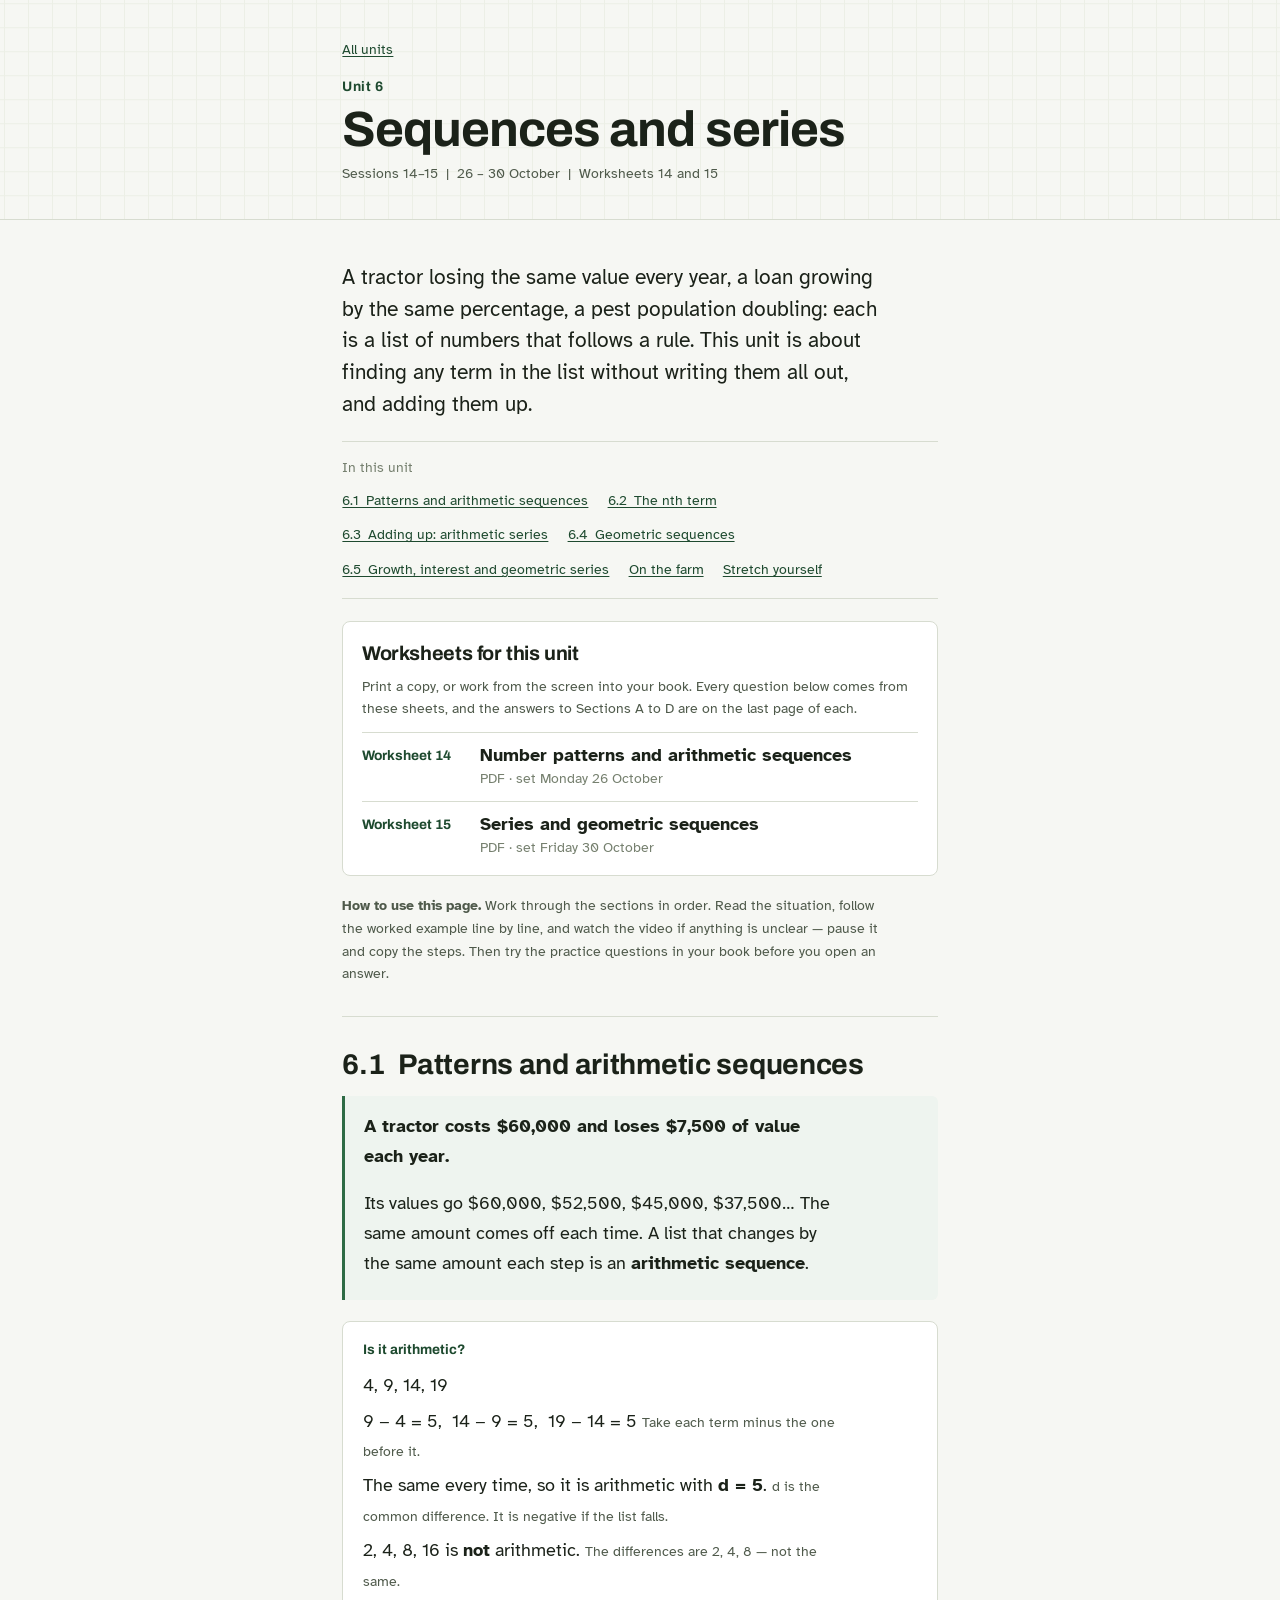
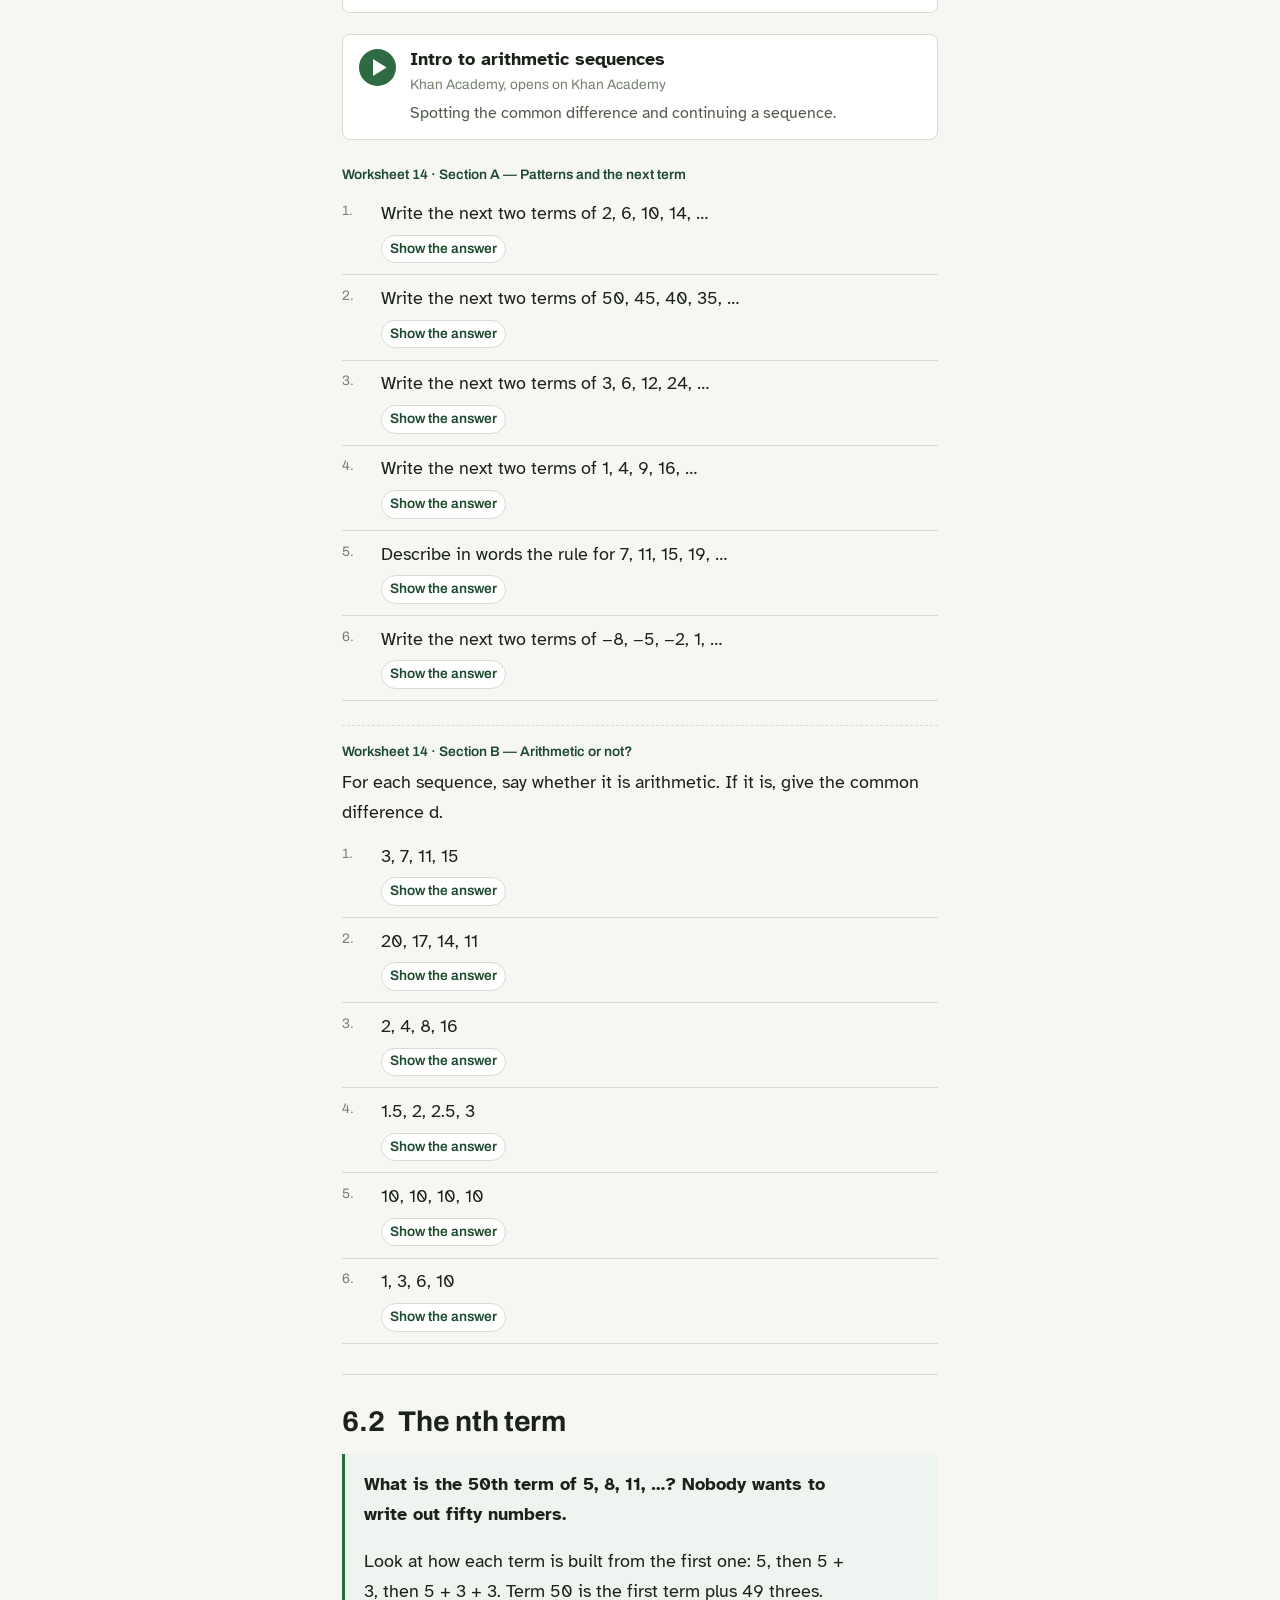
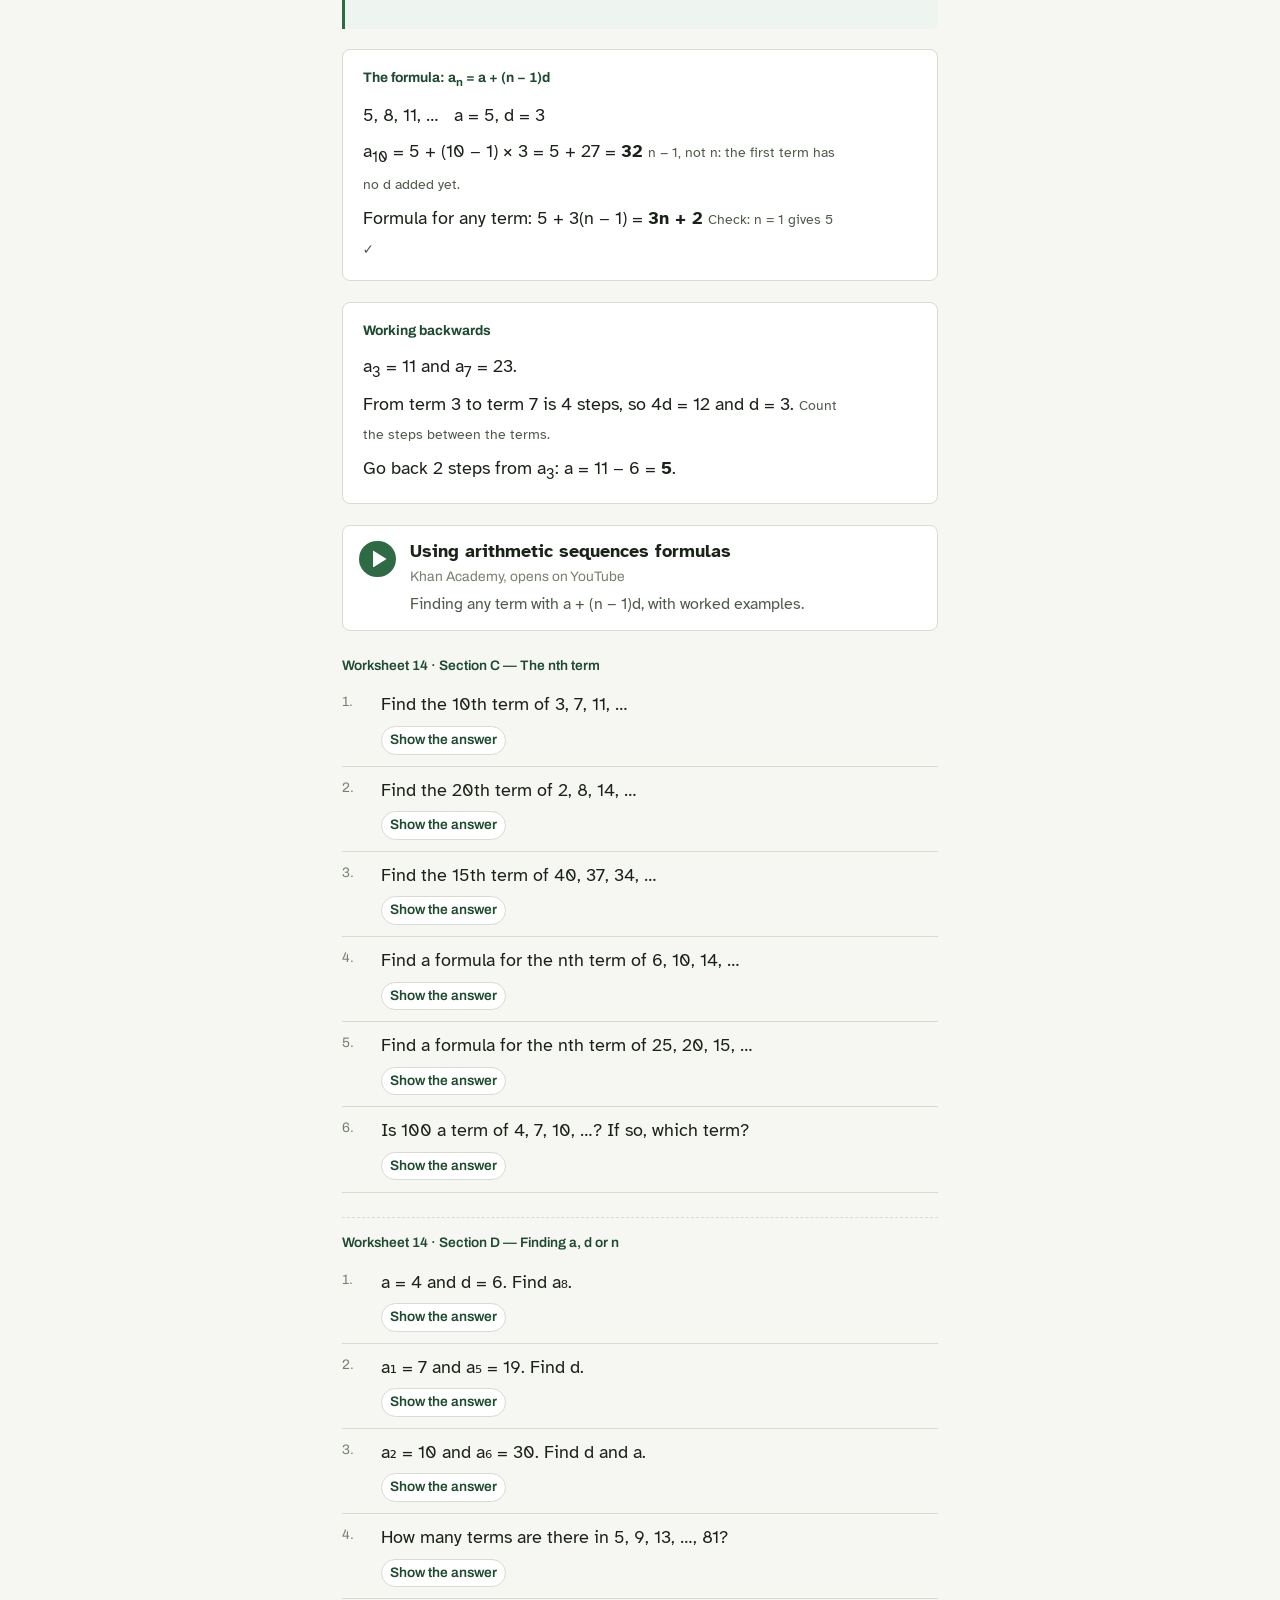
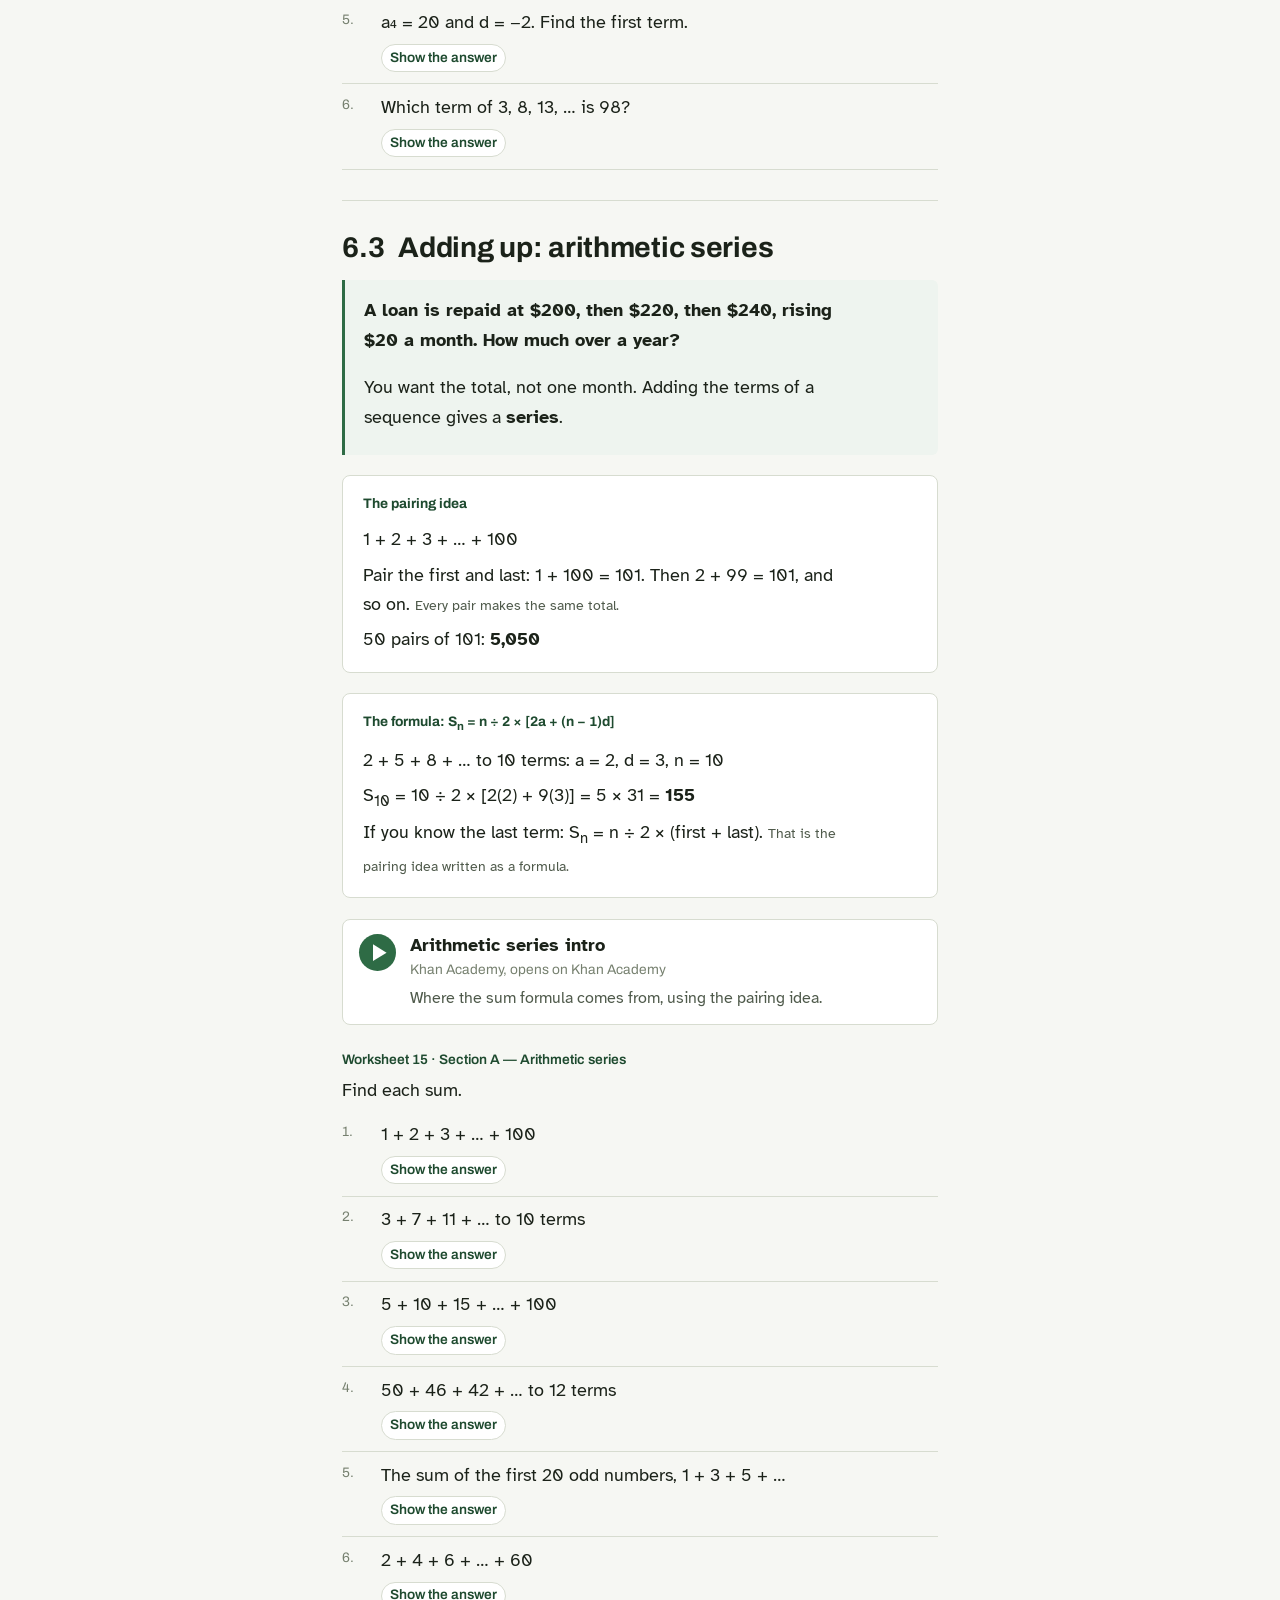
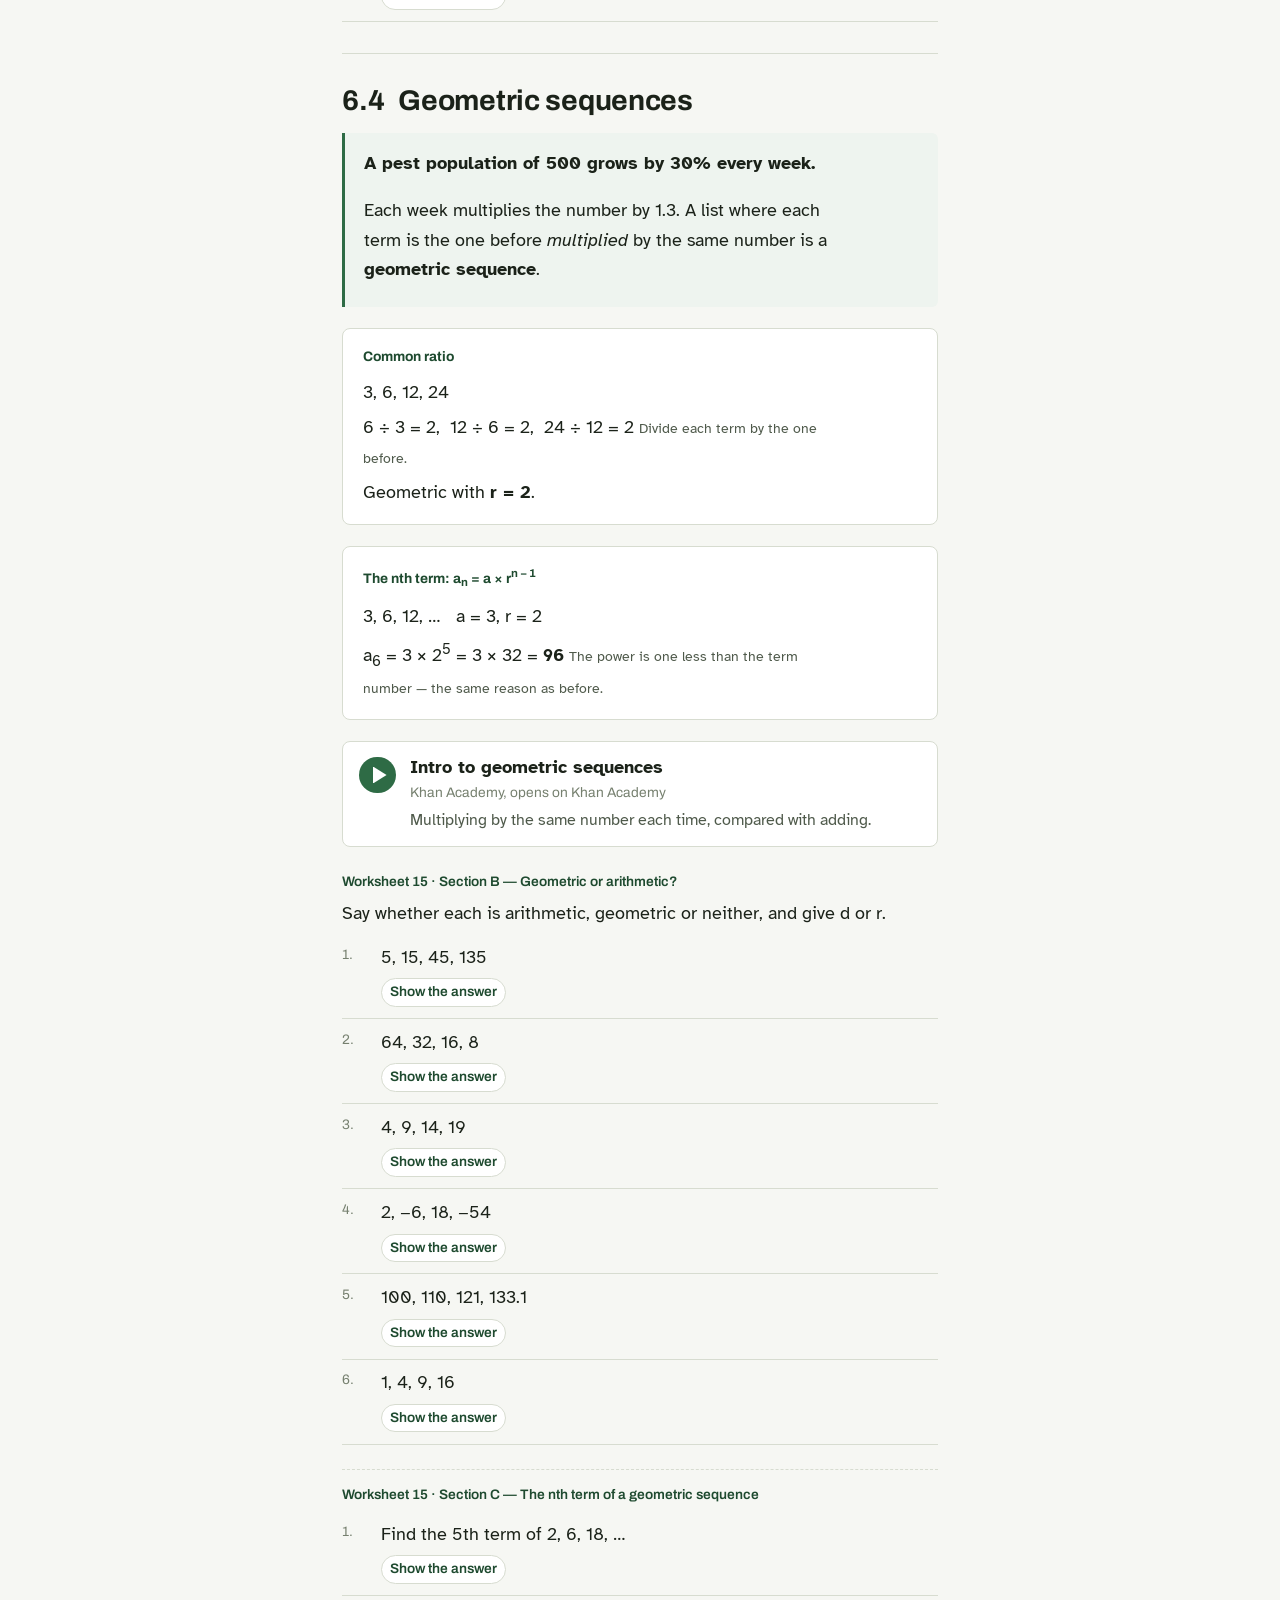
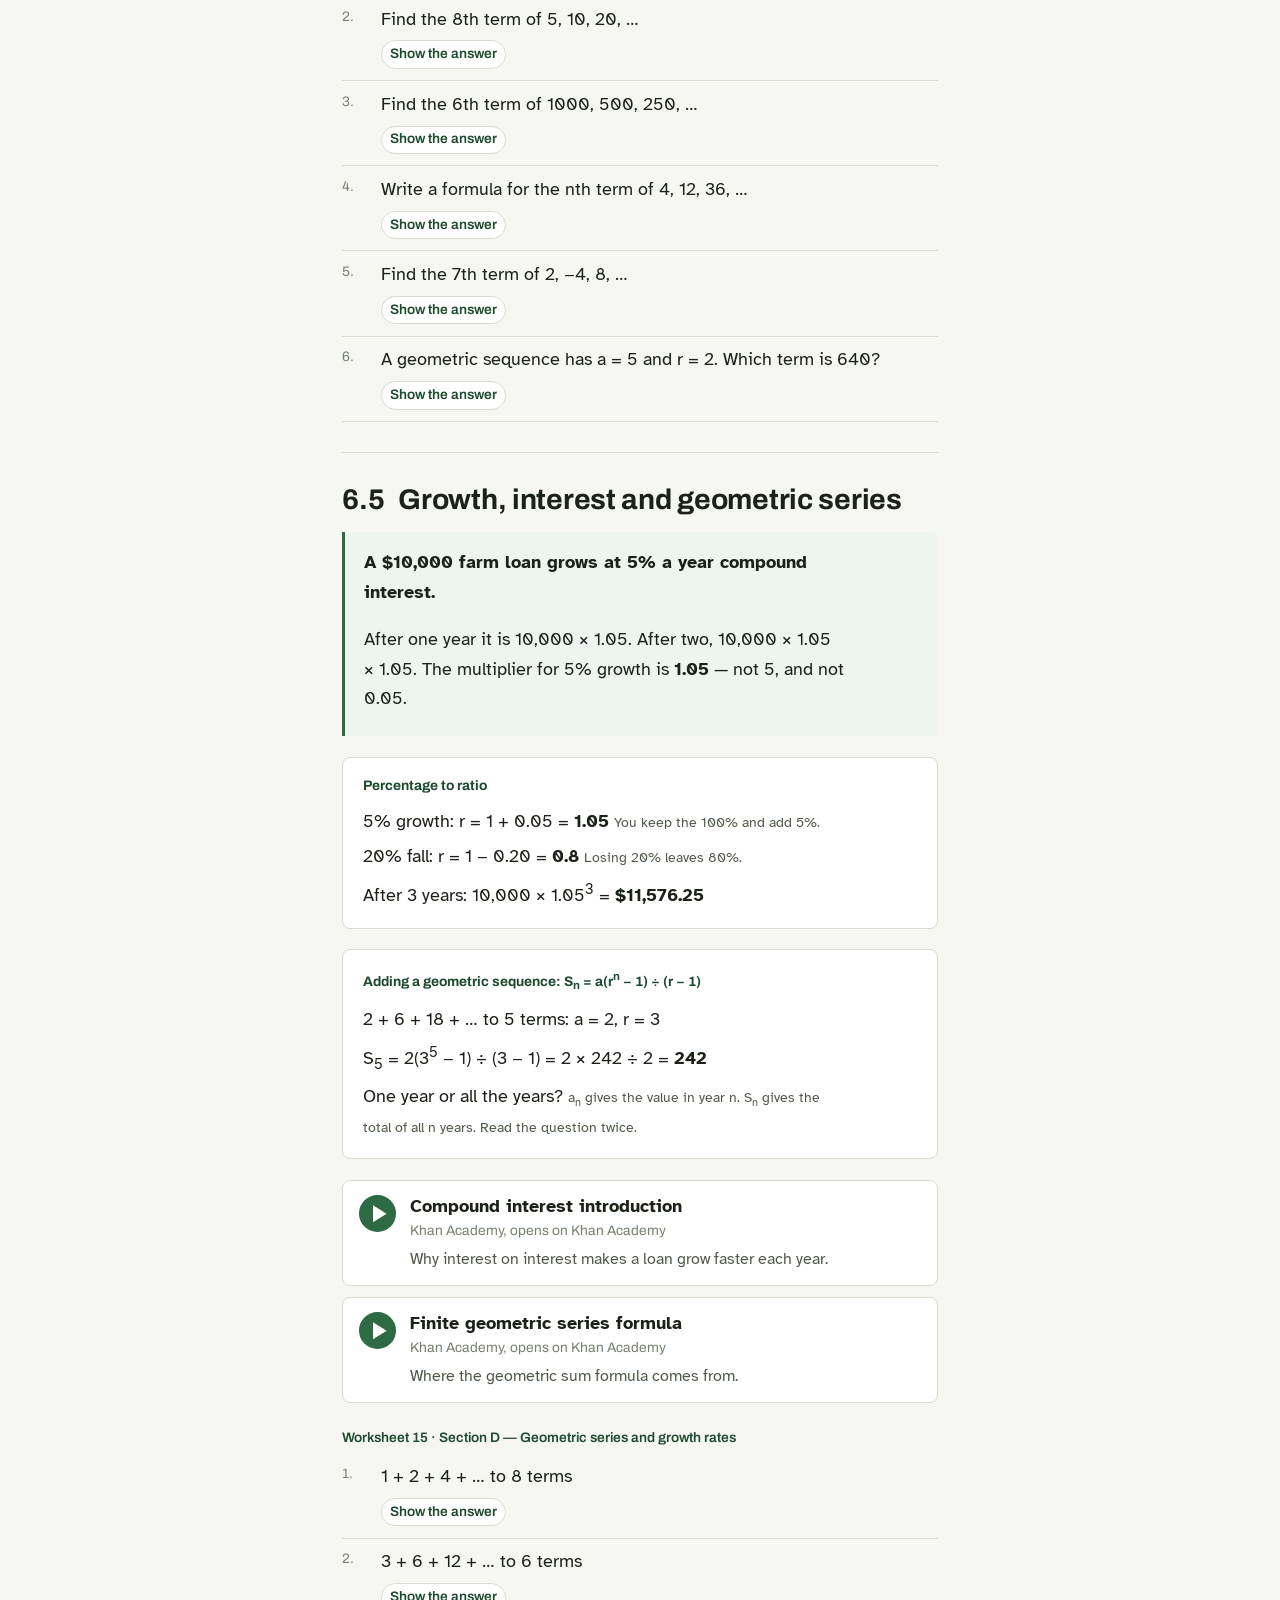
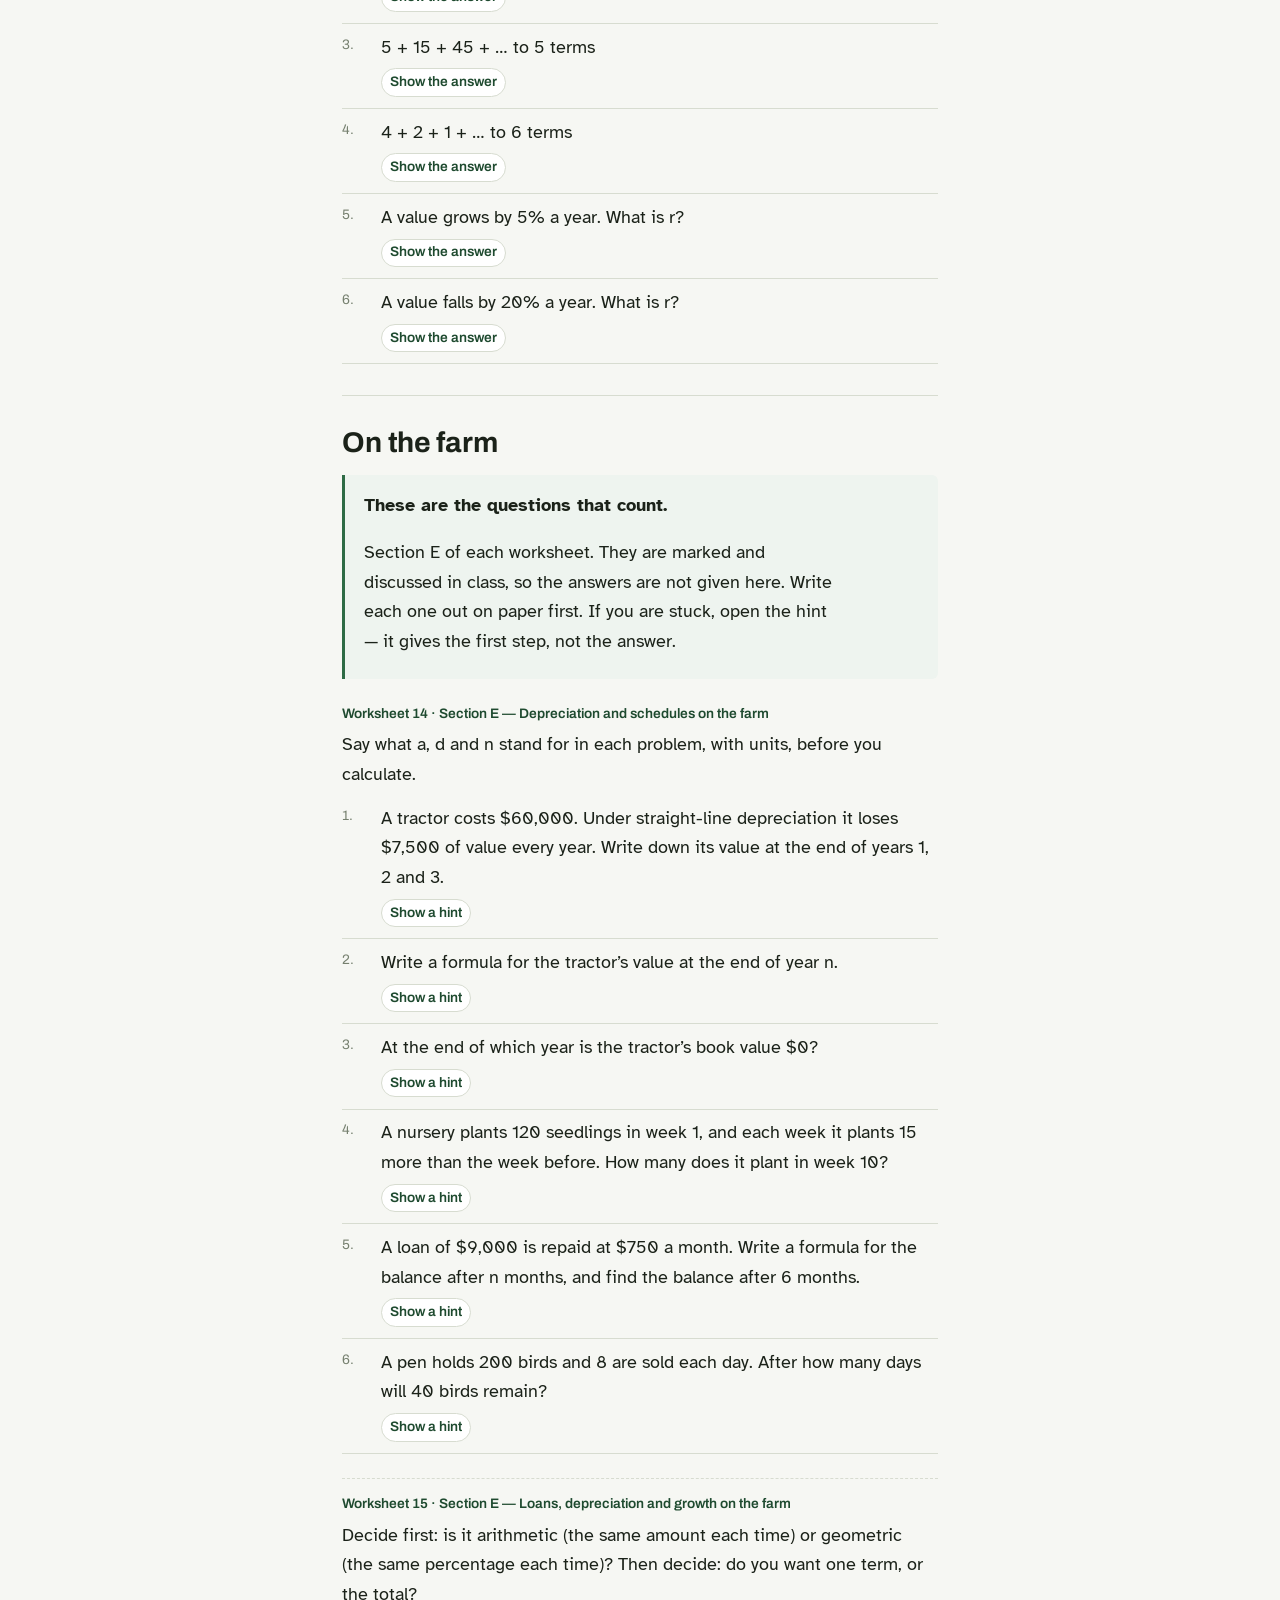
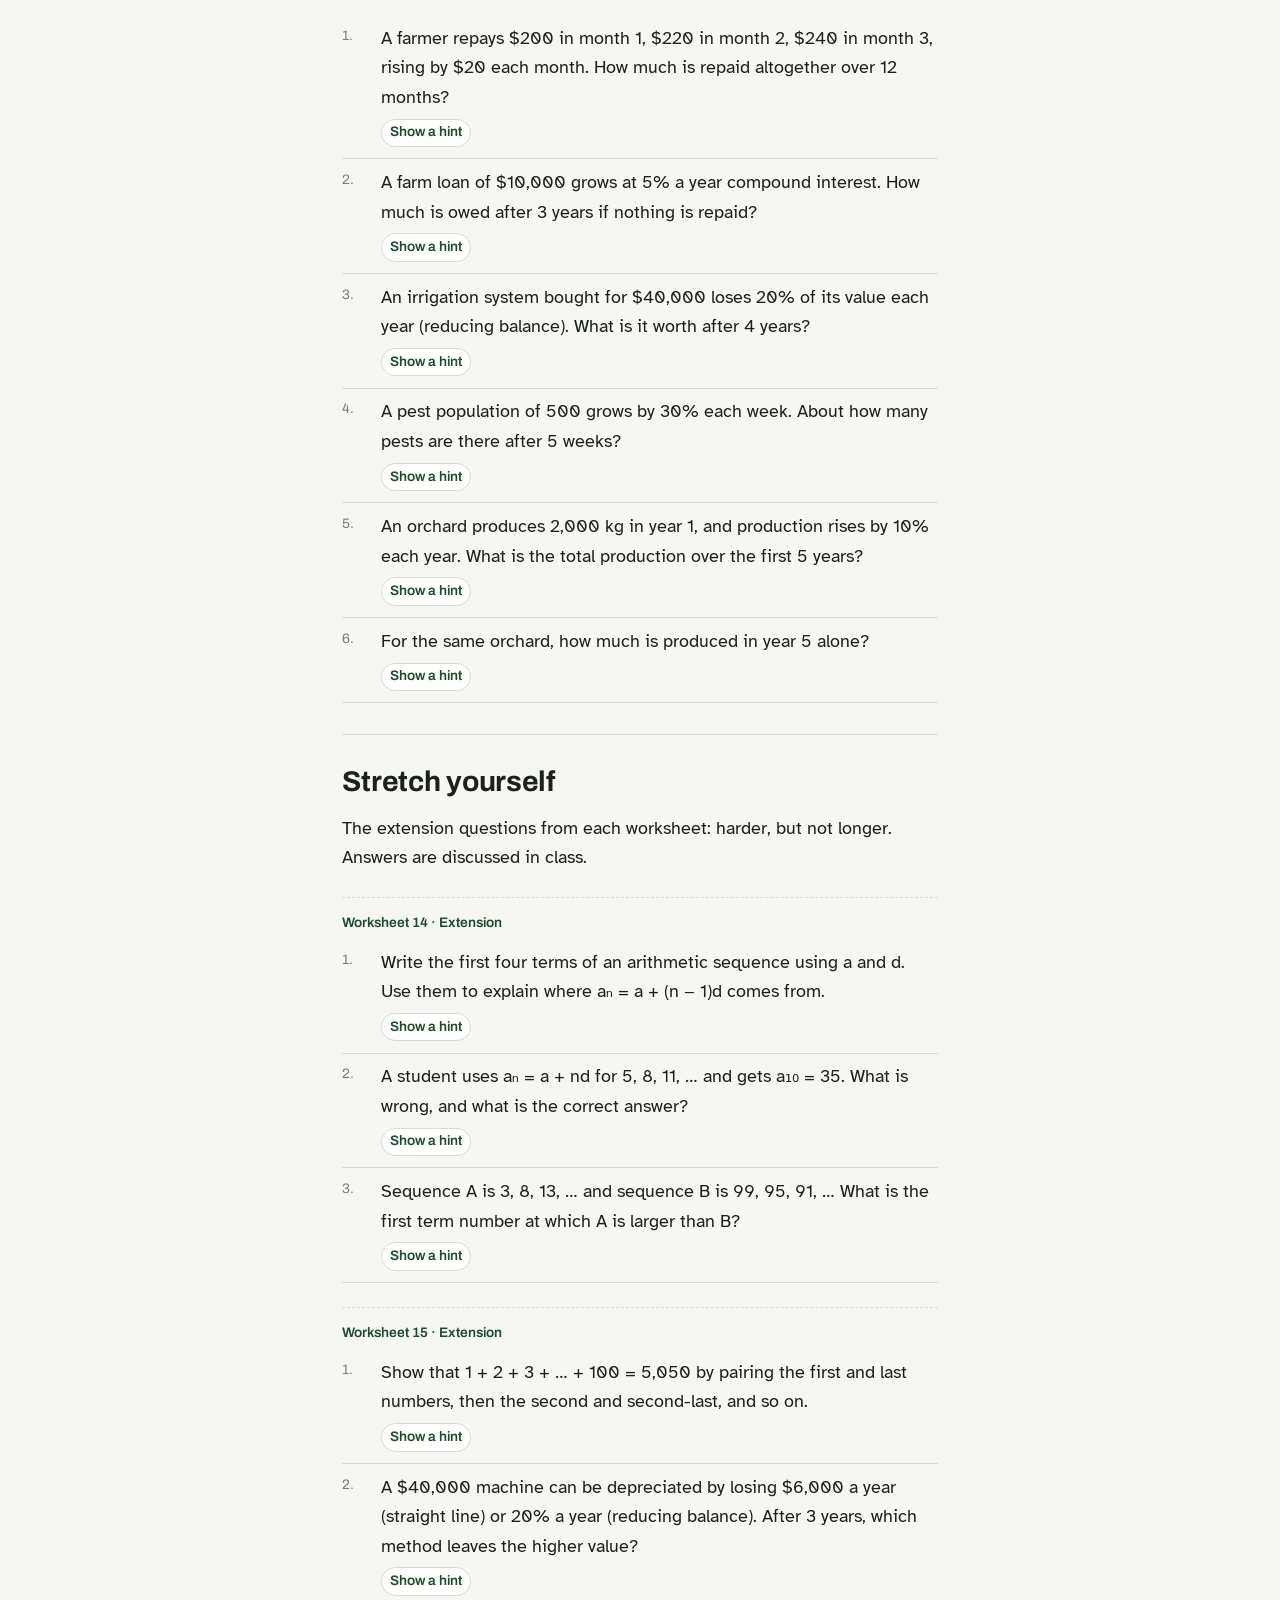
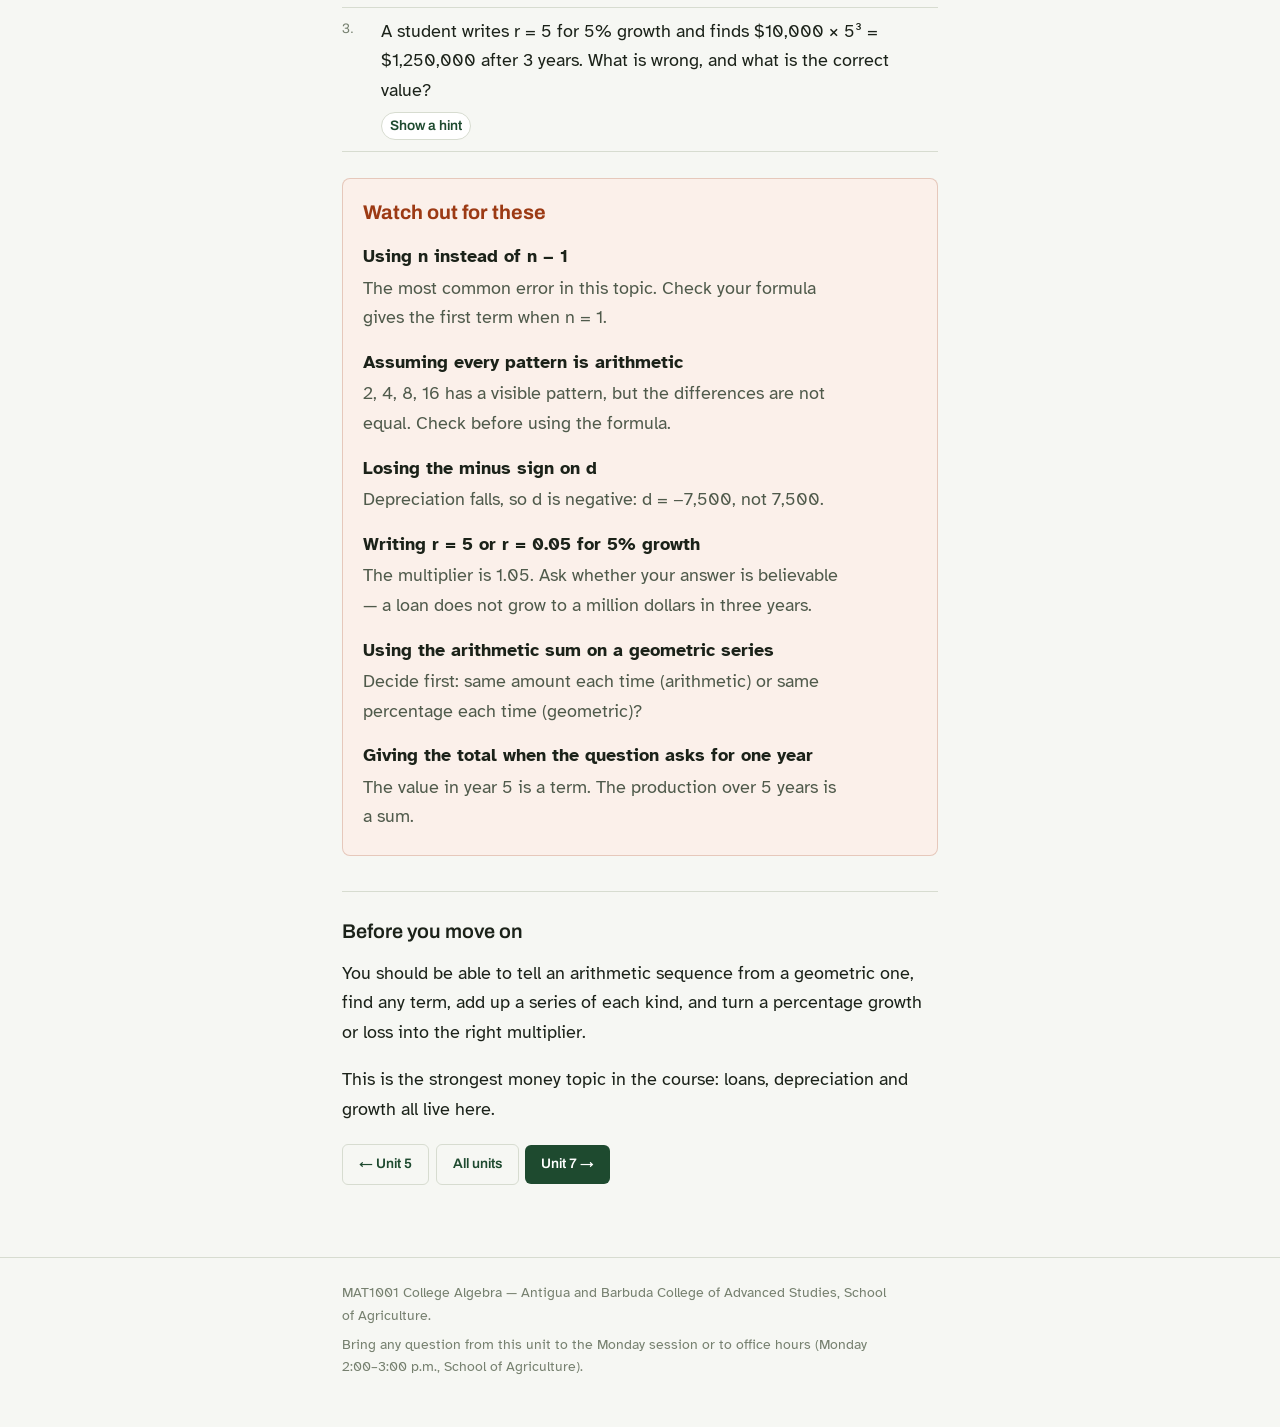
<file: unit-06.html>
<!DOCTYPE html>
<html lang="en">
<head>
<meta charset="utf-8">
<meta name="viewport" content="width=device-width, initial-scale=1">
<title>Unit 6 — Sequences and series | MAT1001</title>
<meta name="description" content="Unit 6 of MAT1001 College Algebra: number patterns, arithmetic sequences and the nth term, arithmetic series, geometric sequences and series, compound interest and depreciation.">
<link rel="preconnect" href="https://fonts.googleapis.com">
<link rel="preconnect" href="https://fonts.gstatic.com" crossorigin>
<link href="https://fonts.googleapis.com/css2?family=Archivo:wght@500;600;700&family=Atkinson+Hyperlegible:ital,wght@0,400;0,700;1,400&display=swap" rel="stylesheet">
<link rel="stylesheet" href="styles.css">
</head>
<body>

<header class="masthead">
  <div class="wrap">
    <a class="backlink" href="index.html">All units</a>
    <p class="course-code">Unit 6</p>
    <h1>Sequences and series</h1>
    <p class="school">Sessions 14&ndash;15 &nbsp;|&nbsp; 26 &ndash; 30 October &nbsp;|&nbsp; Worksheets 14 and 15</p>
  </div>
</header>

<main>
  <section class="page-section">
    <div class="wrap">

<p class="lead unit-lead">A tractor losing the same value every year, a loan growing by the same percentage, a pest population doubling: each is a list of numbers that follows a rule. This unit is about finding any term in the list without writing them all out, and adding them up.</p>
<nav class="contents" aria-label="In this unit"><p>In this unit</p><ul><li><a href="#t6-1">6.1&ensp;Patterns and arithmetic sequences</a></li><li><a href="#t6-2">6.2&ensp;The nth term</a></li><li><a href="#t6-3">6.3&ensp;Adding up: arithmetic series</a></li><li><a href="#t6-4">6.4&ensp;Geometric sequences</a></li><li><a href="#t6-5">6.5&ensp;Growth, interest and geometric series</a></li><li><a href="#farm">On the farm</a></li><li><a href="#stretch">Stretch yourself</a></li></ul></nav>
<div class="downloads"><h2>Worksheets for this unit</h2><p>Print a copy, or work from the screen into your book. Every question below comes from these sheets, and the answers to Sections A to D are on the last page of each.</p><ul><li><a class="dl" href="worksheet-14.pdf" target="_blank" rel="noopener"><span class="dl-no">Worksheet 14</span><span class="dl-title">Number patterns and arithmetic sequences</span><span class="dl-meta">PDF &middot; set Monday 26 October</span></a></li><li><a class="dl" href="worksheet-15.pdf" target="_blank" rel="noopener"><span class="dl-no">Worksheet 15</span><span class="dl-title">Series and geometric sequences</span><span class="dl-meta">PDF &middot; set Friday 30 October</span></a></li></ul></div>
<p class="howto"><strong>How to use this page.</strong> Work through the sections in order. Read the situation, follow the worked example line by line, and watch the video if anything is unclear &mdash; pause it and copy the steps. Then try the practice questions in your book before you open an answer.</p>

<!-- 6.1 -->
<div class="topic" id="t6-1"><h3>6.1&ensp;Patterns and arithmetic sequences</h3><div class="situation"><p class="ask">A tractor costs $60,000 and loses $7,500 of value each year.</p><p>Its values go $60,000, $52,500, $45,000, $37,500&hellip; The same amount comes off each time. A list that changes by the same amount each step is an <strong>arithmetic sequence</strong>.</p></div><div class="worked"><h4>Is it arithmetic?</h4><p class="step">4, 9, 14, 19</p><p class="step">9 &minus; 4 = 5, &nbsp;14 &minus; 9 = 5, &nbsp;19 &minus; 14 = 5 <span class="because">Take each term minus the one before it.</span></p><p class="step">The same every time, so it is arithmetic with <strong>d = 5</strong>. <span class="because">d is the common difference. It is negative if the list falls.</span></p><p class="step">2, 4, 8, 16 is <strong>not</strong> arithmetic. <span class="because">The differences are 2, 4, 8 &mdash; not the same.</span></p></div><a class="watch" href="https://www.khanacademy.org/math/precalculus/seq_induction/seq_and_series/v/arithmetic-sequences" target="_blank" rel="noopener"><span class="play" aria-hidden="true"></span><span class="watch-body"><span class="watch-title">Intro to arithmetic sequences</span><span class="watch-meta">Khan Academy, opens on Khan Academy</span><span class="watch-why">Spotting the common difference and continuing a sequence.</span></span></a><p class="from">Worksheet 14 &middot; Section A &mdash; Patterns and the next term</p><ol class="practice"><li><p class="ask">Write the next two terms of 2, 6, 10, 14, …</p><details class="answer"><summary>Show the answer</summary><p class="reveal">18, 22</p></details></li><li><p class="ask">Write the next two terms of 50, 45, 40, 35, …</p><details class="answer"><summary>Show the answer</summary><p class="reveal">30, 25</p></details></li><li><p class="ask">Write the next two terms of 3, 6, 12, 24, …</p><details class="answer"><summary>Show the answer</summary><p class="reveal">48, 96 <span class="note">&mdash; this one doubles — it does not add</span></p></details></li><li><p class="ask">Write the next two terms of 1, 4, 9, 16, …</p><details class="answer"><summary>Show the answer</summary><p class="reveal">25, 36 <span class="note">&mdash; the square numbers</span></p></details></li><li><p class="ask">Describe in words the rule for 7, 11, 15, 19, …</p><details class="answer"><summary>Show the answer</summary><p class="reveal">Start at 7 and add 4 each time</p></details></li><li><p class="ask">Write the next two terms of −8, −5, −2, 1, …</p><details class="answer"><summary>Show the answer</summary><p class="reveal">4, 7</p></details></li></ol><p class="from">Worksheet 14 &middot; Section B &mdash; Arithmetic or not?</p><p class="lead-in">For each sequence, say whether it is arithmetic. If it is, give the common difference d.</p><ol class="practice"><li><p class="ask">3, 7, 11, 15</p><details class="answer"><summary>Show the answer</summary><p class="reveal">Arithmetic, d = 4</p></details></li><li><p class="ask">20, 17, 14, 11</p><details class="answer"><summary>Show the answer</summary><p class="reveal">Arithmetic, d = −3</p></details></li><li><p class="ask">2, 4, 8, 16</p><details class="answer"><summary>Show the answer</summary><p class="reveal">Not arithmetic <span class="note">&mdash; the differences are 2, 4, 8</span></p></details></li><li><p class="ask">1.5, 2, 2.5, 3</p><details class="answer"><summary>Show the answer</summary><p class="reveal">Arithmetic, d = 0.5</p></details></li><li><p class="ask">10, 10, 10, 10</p><details class="answer"><summary>Show the answer</summary><p class="reveal">Arithmetic, d = 0</p></details></li><li><p class="ask">1, 3, 6, 10</p><details class="answer"><summary>Show the answer</summary><p class="reveal">Not arithmetic <span class="note">&mdash; the differences are 2, 3, 4</span></p></details></li></ol></div>

<!-- 6.2 -->
<div class="topic" id="t6-2"><h3>6.2&ensp;The nth term</h3><div class="situation"><p class="ask">What is the 50th term of 5, 8, 11, &hellip;? Nobody wants to write out fifty numbers.</p><p>Look at how each term is built from the first one: 5, then 5 + 3, then 5 + 3 + 3. Term 50 is the first term plus 49 threes.</p></div><div class="worked"><h4>The formula: a<sub>n</sub> = a + (n &minus; 1)d</h4><p class="step">5, 8, 11, &hellip; &nbsp; a = 5, d = 3</p><p class="step">a<sub>10</sub> = 5 + (10 &minus; 1) &times; 3 = 5 + 27 = <strong>32</strong> <span class="because">n &minus; 1, not n: the first term has no d added yet.</span></p><p class="step">Formula for any term: 5 + 3(n &minus; 1) = <strong>3n + 2</strong> <span class="because">Check: n = 1 gives 5 ✓</span></p></div><div class="worked"><h4>Working backwards</h4><p class="step">a<sub>3</sub> = 11 and a<sub>7</sub> = 23.</p><p class="step">From term 3 to term 7 is 4 steps, so 4d = 12 and d = 3. <span class="because">Count the steps between the terms.</span></p><p class="step">Go back 2 steps from a<sub>3</sub>: a = 11 &minus; 6 = <strong>5</strong>.</p></div><a class="watch" href="https://www.youtube.com/watch?v=8eSUbi_aYL4" target="_blank" rel="noopener"><span class="play" aria-hidden="true"></span><span class="watch-body"><span class="watch-title">Using arithmetic sequences formulas</span><span class="watch-meta">Khan Academy, opens on YouTube</span><span class="watch-why">Finding any term with a + (n &minus; 1)d, with worked examples.</span></span></a><p class="from">Worksheet 14 &middot; Section C &mdash; The nth term</p><ol class="practice"><li><p class="ask">Find the 10th term of 3, 7, 11, …</p><details class="answer"><summary>Show the answer</summary><p class="reveal">39</p></details></li><li><p class="ask">Find the 20th term of 2, 8, 14, …</p><details class="answer"><summary>Show the answer</summary><p class="reveal">116</p></details></li><li><p class="ask">Find the 15th term of 40, 37, 34, …</p><details class="answer"><summary>Show the answer</summary><p class="reveal">−2</p></details></li><li><p class="ask">Find a formula for the nth term of 6, 10, 14, …</p><details class="answer"><summary>Show the answer</summary><p class="reveal">aₙ = 4n + 2</p></details></li><li><p class="ask">Find a formula for the nth term of 25, 20, 15, …</p><details class="answer"><summary>Show the answer</summary><p class="reveal">aₙ = 30 − 5n</p></details></li><li><p class="ask">Is 100 a term of 4, 7, 10, …? If so, which term?</p><details class="answer"><summary>Show the answer</summary><p class="reveal">Yes — the 33rd term <span class="note">&mdash; 3n + 1 = 100 gives n = 33</span></p></details></li></ol><p class="from">Worksheet 14 &middot; Section D &mdash; Finding a, d or n</p><ol class="practice"><li><p class="ask">a = 4 and d = 6. Find a₈.</p><details class="answer"><summary>Show the answer</summary><p class="reveal">46</p></details></li><li><p class="ask">a₁ = 7 and a₅ = 19. Find d.</p><details class="answer"><summary>Show the answer</summary><p class="reveal">d = 3</p></details></li><li><p class="ask">a₂ = 10 and a₆ = 30. Find d and a.</p><details class="answer"><summary>Show the answer</summary><p class="reveal">d = 5, a = 5</p></details></li><li><p class="ask">How many terms are there in 5, 9, 13, …, 81?</p><details class="answer"><summary>Show the answer</summary><p class="reveal">20 terms</p></details></li><li><p class="ask">a₄ = 20 and d = −2. Find the first term.</p><details class="answer"><summary>Show the answer</summary><p class="reveal">a = 26</p></details></li><li><p class="ask">Which term of 3, 8, 13, … is 98?</p><details class="answer"><summary>Show the answer</summary><p class="reveal">The 20th term</p></details></li></ol></div>

<!-- 6.3 -->
<div class="topic" id="t6-3"><h3>6.3&ensp;Adding up: arithmetic series</h3><div class="situation"><p class="ask">A loan is repaid at $200, then $220, then $240, rising $20 a month. How much over a year?</p><p>You want the total, not one month. Adding the terms of a sequence gives a <strong>series</strong>.</p></div><div class="worked"><h4>The pairing idea</h4><p class="step">1 + 2 + 3 + &hellip; + 100</p><p class="step">Pair the first and last: 1 + 100 = 101. Then 2 + 99 = 101, and so on. <span class="because">Every pair makes the same total.</span></p><p class="step">50 pairs of 101: <strong>5,050</strong></p></div><div class="worked"><h4>The formula: S<sub>n</sub> = n &divide; 2 &times; [2a + (n &minus; 1)d]</h4><p class="step">2 + 5 + 8 + &hellip; to 10 terms: a = 2, d = 3, n = 10</p><p class="step">S<sub>10</sub> = 10 &divide; 2 &times; [2(2) + 9(3)] = 5 &times; 31 = <strong>155</strong></p><p class="step">If you know the last term: S<sub>n</sub> = n &divide; 2 &times; (first + last). <span class="because">That is the pairing idea written as a formula.</span></p></div><a class="watch" href="https://www.khanacademy.org/math/algebra2/sequences-and-series/copy-of-seq-and-series/v/sum-of-arithmetic-sequence-arithmetic-series" target="_blank" rel="noopener"><span class="play" aria-hidden="true"></span><span class="watch-body"><span class="watch-title">Arithmetic series intro</span><span class="watch-meta">Khan Academy, opens on Khan Academy</span><span class="watch-why">Where the sum formula comes from, using the pairing idea.</span></span></a><p class="from">Worksheet 15 &middot; Section A &mdash; Arithmetic series</p><p class="lead-in">Find each sum.</p><ol class="practice"><li><p class="ask">1 + 2 + 3 + … + 100</p><details class="answer"><summary>Show the answer</summary><p class="reveal">5,050</p></details></li><li><p class="ask">3 + 7 + 11 + … to 10 terms</p><details class="answer"><summary>Show the answer</summary><p class="reveal">210</p></details></li><li><p class="ask">5 + 10 + 15 + … + 100</p><details class="answer"><summary>Show the answer</summary><p class="reveal">1,050 <span class="note">&mdash; 20 terms</span></p></details></li><li><p class="ask">50 + 46 + 42 + … to 12 terms</p><details class="answer"><summary>Show the answer</summary><p class="reveal">336</p></details></li><li><p class="ask">The sum of the first 20 odd numbers, 1 + 3 + 5 + …</p><details class="answer"><summary>Show the answer</summary><p class="reveal">400</p></details></li><li><p class="ask">2 + 4 + 6 + … + 60</p><details class="answer"><summary>Show the answer</summary><p class="reveal">930 <span class="note">&mdash; 30 terms</span></p></details></li></ol></div>

<!-- 6.4 -->
<div class="topic" id="t6-4"><h3>6.4&ensp;Geometric sequences</h3><div class="situation"><p class="ask">A pest population of 500 grows by 30% every week.</p><p>Each week multiplies the number by 1.3. A list where each term is the one before <em>multiplied</em> by the same number is a <strong>geometric sequence</strong>.</p></div><div class="worked"><h4>Common ratio</h4><p class="step">3, 6, 12, 24</p><p class="step">6 &divide; 3 = 2, &nbsp;12 &divide; 6 = 2, &nbsp;24 &divide; 12 = 2 <span class="because">Divide each term by the one before.</span></p><p class="step">Geometric with <strong>r = 2</strong>.</p></div><div class="worked"><h4>The nth term: a<sub>n</sub> = a &times; r<sup>n &minus; 1</sup></h4><p class="step">3, 6, 12, &hellip; &nbsp; a = 3, r = 2</p><p class="step">a<sub>6</sub> = 3 &times; 2<sup>5</sup> = 3 &times; 32 = <strong>96</strong> <span class="because">The power is one less than the term number &mdash; the same reason as before.</span></p></div><a class="watch" href="https://www.khanacademy.org/math/algebra-home/alg-series-and-induction/alg-geometric-sequences-review/v/geometric-sequences-introduction" target="_blank" rel="noopener"><span class="play" aria-hidden="true"></span><span class="watch-body"><span class="watch-title">Intro to geometric sequences</span><span class="watch-meta">Khan Academy, opens on Khan Academy</span><span class="watch-why">Multiplying by the same number each time, compared with adding.</span></span></a><p class="from">Worksheet 15 &middot; Section B &mdash; Geometric or arithmetic?</p><p class="lead-in">Say whether each is arithmetic, geometric or neither, and give d or r.</p><ol class="practice"><li><p class="ask">5, 15, 45, 135</p><details class="answer"><summary>Show the answer</summary><p class="reveal">Geometric, r = 3</p></details></li><li><p class="ask">64, 32, 16, 8</p><details class="answer"><summary>Show the answer</summary><p class="reveal">Geometric, r = ½</p></details></li><li><p class="ask">4, 9, 14, 19</p><details class="answer"><summary>Show the answer</summary><p class="reveal">Arithmetic, d = 5</p></details></li><li><p class="ask">2, −6, 18, −54</p><details class="answer"><summary>Show the answer</summary><p class="reveal">Geometric, r = −3</p></details></li><li><p class="ask">100, 110, 121, 133.1</p><details class="answer"><summary>Show the answer</summary><p class="reveal">Geometric, r = 1.1 <span class="note">&mdash; a 10% rise each time</span></p></details></li><li><p class="ask">1, 4, 9, 16</p><details class="answer"><summary>Show the answer</summary><p class="reveal">Neither</p></details></li></ol><p class="from">Worksheet 15 &middot; Section C &mdash; The nth term of a geometric sequence</p><ol class="practice"><li><p class="ask">Find the 5th term of 2, 6, 18, …</p><details class="answer"><summary>Show the answer</summary><p class="reveal">162</p></details></li><li><p class="ask">Find the 8th term of 5, 10, 20, …</p><details class="answer"><summary>Show the answer</summary><p class="reveal">640</p></details></li><li><p class="ask">Find the 6th term of 1000, 500, 250, …</p><details class="answer"><summary>Show the answer</summary><p class="reveal">31.25</p></details></li><li><p class="ask">Write a formula for the nth term of 4, 12, 36, …</p><details class="answer"><summary>Show the answer</summary><p class="reveal">aₙ = 4 × 3ⁿ⁻¹</p></details></li><li><p class="ask">Find the 7th term of 2, −4, 8, …</p><details class="answer"><summary>Show the answer</summary><p class="reveal">128</p></details></li><li><p class="ask">A geometric sequence has a = 5 and r = 2. Which term is 640?</p><details class="answer"><summary>Show the answer</summary><p class="reveal">The 8th term <span class="note">&mdash; 2ⁿ⁻¹ = 128 = 2⁷</span></p></details></li></ol></div>

<!-- 6.5 -->
<div class="topic" id="t6-5"><h3>6.5&ensp;Growth, interest and geometric series</h3><div class="situation"><p class="ask">A $10,000 farm loan grows at 5% a year compound interest.</p><p>After one year it is 10,000 &times; 1.05. After two, 10,000 &times; 1.05 &times; 1.05. The multiplier for 5% growth is <strong>1.05</strong> &mdash; not 5, and not 0.05.</p></div><div class="worked"><h4>Percentage to ratio</h4><p class="step">5% growth: r = 1 + 0.05 = <strong>1.05</strong> <span class="because">You keep the 100% and add 5%.</span></p><p class="step">20% fall: r = 1 &minus; 0.20 = <strong>0.8</strong> <span class="because">Losing 20% leaves 80%.</span></p><p class="step">After 3 years: 10,000 &times; 1.05<sup>3</sup> = <strong>$11,576.25</strong></p></div><div class="worked"><h4>Adding a geometric sequence: S<sub>n</sub> = a(r<sup>n</sup> &minus; 1) &divide; (r &minus; 1)</h4><p class="step">2 + 6 + 18 + &hellip; to 5 terms: a = 2, r = 3</p><p class="step">S<sub>5</sub> = 2(3<sup>5</sup> &minus; 1) &divide; (3 &minus; 1) = 2 &times; 242 &divide; 2 = <strong>242</strong></p><p class="step">One year or all the years? <span class="because">a<sub>n</sub> gives the value in year n. S<sub>n</sub> gives the total of all n years. Read the question twice.</span></p></div><div class="watch-pair"><a class="watch" href="https://www.khanacademy.org/economics-finance-domain/core-finance/interest-tutorial/compound-interest-tutorial/v/introduction-to-compound-interest" target="_blank" rel="noopener"><span class="play" aria-hidden="true"></span><span class="watch-body"><span class="watch-title">Compound interest introduction</span><span class="watch-meta">Khan Academy, opens on Khan Academy</span><span class="watch-why">Why interest on interest makes a loan grow faster each year.</span></span></a><a class="watch" href="https://www.khanacademy.org/math/algebra2/x2ec2f6f830c9fb89:poly-factor/x2ec2f6f830c9fb89:geo-series/v/deriving-formula-for-sum-of-finite-geometric-series" target="_blank" rel="noopener"><span class="play" aria-hidden="true"></span><span class="watch-body"><span class="watch-title">Finite geometric series formula</span><span class="watch-meta">Khan Academy, opens on Khan Academy</span><span class="watch-why">Where the geometric sum formula comes from.</span></span></a></div><p class="from">Worksheet 15 &middot; Section D &mdash; Geometric series and growth rates</p><ol class="practice"><li><p class="ask">1 + 2 + 4 + … to 8 terms</p><details class="answer"><summary>Show the answer</summary><p class="reveal">255</p></details></li><li><p class="ask">3 + 6 + 12 + … to 6 terms</p><details class="answer"><summary>Show the answer</summary><p class="reveal">189</p></details></li><li><p class="ask">5 + 15 + 45 + … to 5 terms</p><details class="answer"><summary>Show the answer</summary><p class="reveal">605</p></details></li><li><p class="ask">4 + 2 + 1 + … to 6 terms</p><details class="answer"><summary>Show the answer</summary><p class="reveal">7.875</p></details></li><li><p class="ask">A value grows by 5% a year. What is r?</p><details class="answer"><summary>Show the answer</summary><p class="reveal">r = 1.05 <span class="note">&mdash; not 5, and not 0.05</span></p></details></li><li><p class="ask">A value falls by 20% a year. What is r?</p><details class="answer"><summary>Show the answer</summary><p class="reveal">r = 0.8</p></details></li></ol></div>

<div class="topic" id="farm"><h3>On the farm</h3><div class="situation"><p class="ask">These are the questions that count.</p><p>Section E of each worksheet. They are marked and discussed in class, so the answers are not given here. Write each one out on paper first. If you are stuck, open the hint &mdash; it gives the first step, not the answer.</p></div><p class="from">Worksheet 14 &middot; Section E &mdash; Depreciation and schedules on the farm</p><p class="lead-in">Say what a, d and n stand for in each problem, with units, before you calculate.</p><ol class="practice"><li><p class="ask">A tractor costs $60,000. Under straight-line depreciation it loses $7,500 of value every year. Write down its value at the end of years 1, 2 and 3.</p><details class="answer hint"><summary>Show a hint</summary><p class="reveal">Take $7,500 off each year. The difference is negative.</p></details></li><li><p class="ask">Write a formula for the tractor’s value at the end of year n.</p><details class="answer hint"><summary>Show a hint</summary><p class="reveal">After n years, n lots of $7,500 have gone.</p></details></li><li><p class="ask">At the end of which year is the tractor’s book value $0?</p><details class="answer hint"><summary>Show a hint</summary><p class="reveal">Set your formula equal to 0 and solve for n.</p></details></li><li><p class="ask">A nursery plants 120 seedlings in week 1, and each week it plants 15 more than the week before. How many does it plant in week 10?</p><details class="answer hint"><summary>Show a hint</summary><p class="reveal">Week 10 is 9 steps on from week 1.</p></details></li><li><p class="ask">A loan of $9,000 is repaid at $750 a month. Write a formula for the balance after n months, and find the balance after 6 months.</p><details class="answer hint"><summary>Show a hint</summary><p class="reveal">Each month takes $750 off what is owed.</p></details></li><li><p class="ask">A pen holds 200 birds and 8 are sold each day. After how many days will 40 birds remain?</p><details class="answer hint"><summary>Show a hint</summary><p class="reveal">Write the number left after n days, set it equal to 40, and solve.</p></details></li></ol><p class="from">Worksheet 15 &middot; Section E &mdash; Loans, depreciation and growth on the farm</p><p class="lead-in">Decide first: is it arithmetic (the same amount each time) or geometric (the same percentage each time)? Then decide: do you want one term, or the total?</p><ol class="practice"><li><p class="ask">A farmer repays $200 in month 1, $220 in month 2, $240 in month 3, rising by $20 each month. How much is repaid altogether over 12 months?</p><details class="answer hint"><summary>Show a hint</summary><p class="reveal">The same amount is added each month, and the question wants the total.</p></details></li><li><p class="ask">A farm loan of $10,000 grows at 5% a year compound interest. How much is owed after 3 years if nothing is repaid?</p><details class="answer hint"><summary>Show a hint</summary><p class="reveal">Each year multiplies the amount by the same number. What is r for 5%?</p></details></li><li><p class="ask">An irrigation system bought for $40,000 loses 20% of its value each year (reducing balance). What is it worth after 4 years?</p><details class="answer hint"><summary>Show a hint</summary><p class="reveal">Losing 20% leaves 80% each year.</p></details></li><li><p class="ask">A pest population of 500 grows by 30% each week. About how many pests are there after 5 weeks?</p><details class="answer hint"><summary>Show a hint</summary><p class="reveal">What do you multiply by each week for 30% growth?</p></details></li><li><p class="ask">An orchard produces 2,000 kg in year 1, and production rises by 10% each year. What is the total production over the first 5 years?</p><details class="answer hint"><summary>Show a hint</summary><p class="reveal">The question wants the total of 5 years, so use the series formula.</p></details></li><li><p class="ask">For the same orchard, how much is produced in year 5 alone?</p><details class="answer hint"><summary>Show a hint</summary><p class="reveal">One year only: this is a term, not a sum. What power of 1.1 for year 5?</p></details></li></ol></div>

<div class="topic" id="stretch"><h3>Stretch yourself</h3><p>The extension questions from each worksheet: harder, but not longer. Answers are discussed in class.</p><p class="from">Worksheet 14 &middot; Extension</p><ol class="practice"><li><p class="ask">Write the first four terms of an arithmetic sequence using a and d. Use them to explain where aₙ = a + (n − 1)d comes from.</p><details class="answer hint"><summary>Show a hint</summary><p class="reveal">Count the d’s in each term. How does that count compare with the term number?</p></details></li><li><p class="ask">A student uses aₙ = a + nd for 5, 8, 11, … and gets a₁₀ = 35. What is wrong, and what is the correct answer?</p><details class="answer hint"><summary>Show a hint</summary><p class="reveal">List the first few terms and see whether the formula gives them.</p></details></li><li><p class="ask">Sequence A is 3, 8, 13, … and sequence B is 99, 95, 91, … What is the first term number at which A is larger than B?</p><details class="answer hint"><summary>Show a hint</summary><p class="reveal">Write a formula for each, then use an inequality from Unit 4.</p></details></li></ol><p class="from">Worksheet 15 &middot; Extension</p><ol class="practice"><li><p class="ask">Show that 1 + 2 + 3 + … + 100 = 5,050 by pairing the first and last numbers, then the second and second-last, and so on.</p><details class="answer hint"><summary>Show a hint</summary><p class="reveal">What do 1 + 100, 2 + 99 and 3 + 98 have in common? How many pairs are there?</p></details></li><li><p class="ask">A $40,000 machine can be depreciated by losing $6,000 a year (straight line) or 20% a year (reducing balance). After 3 years, which method leaves the higher value?</p><details class="answer hint"><summary>Show a hint</summary><p class="reveal">One is arithmetic and one is geometric. Work out both after 3 years.</p></details></li><li><p class="ask">A student writes r = 5 for 5% growth and finds $10,000 × 5³ = $1,250,000 after 3 years. What is wrong, and what is the correct value?</p><details class="answer hint"><summary>Show a hint</summary><p class="reveal">Is $1.25 million a believable result? What does multiplying by 5 do to an amount?</p></details></li></ol></div>

<div class="errors"><h3>Watch out for these</h3><dl><dt>Using n instead of n &minus; 1</dt><dd>The most common error in this topic. Check your formula gives the first term when n = 1.</dd><dt>Assuming every pattern is arithmetic</dt><dd>2, 4, 8, 16 has a visible pattern, but the differences are not equal. Check before using the formula.</dd><dt>Losing the minus sign on d</dt><dd>Depreciation falls, so d is negative: d = &minus;7,500, not 7,500.</dd><dt>Writing r = 5 or r = 0.05 for 5% growth</dt><dd>The multiplier is 1.05. Ask whether your answer is believable &mdash; a loan does not grow to a million dollars in three years.</dd><dt>Using the arithmetic sum on a geometric series</dt><dd>Decide first: same amount each time (arithmetic) or same percentage each time (geometric)?</dd><dt>Giving the total when the question asks for one year</dt><dd>The value in year 5 is a term. The production over 5 years is a sum.</dd></dl></div>

<div class="tail"><h3>Before you move on</h3><p>You should be able to tell an arithmetic sequence from a geometric one, find any term, add up a series of each kind, and turn a percentage growth or loss into the right multiplier.</p><p>This is the strongest money topic in the course: loans, depreciation and growth all live here.</p><p class="unit-nav"><a class="btn btn-quiet" href="unit-05.html">&larr; Unit 5</a><a class="btn btn-quiet" href="index.html">All units</a><a class="btn" href="unit-07.html">Unit 7 &rarr;</a></p></div>

    </div>
  </section>
</main>

<footer class="site">
  <div class="wrap">
    <p>MAT1001 College Algebra &mdash; Antigua and Barbuda College of Advanced Studies, School of Agriculture.</p>
    <p>Bring any question from this unit to the Monday session or to office hours (Monday 2:00&ndash;3:00&nbsp;p.m., School of Agriculture).</p>
  </div>
</footer>

</body>
</html>
</file>
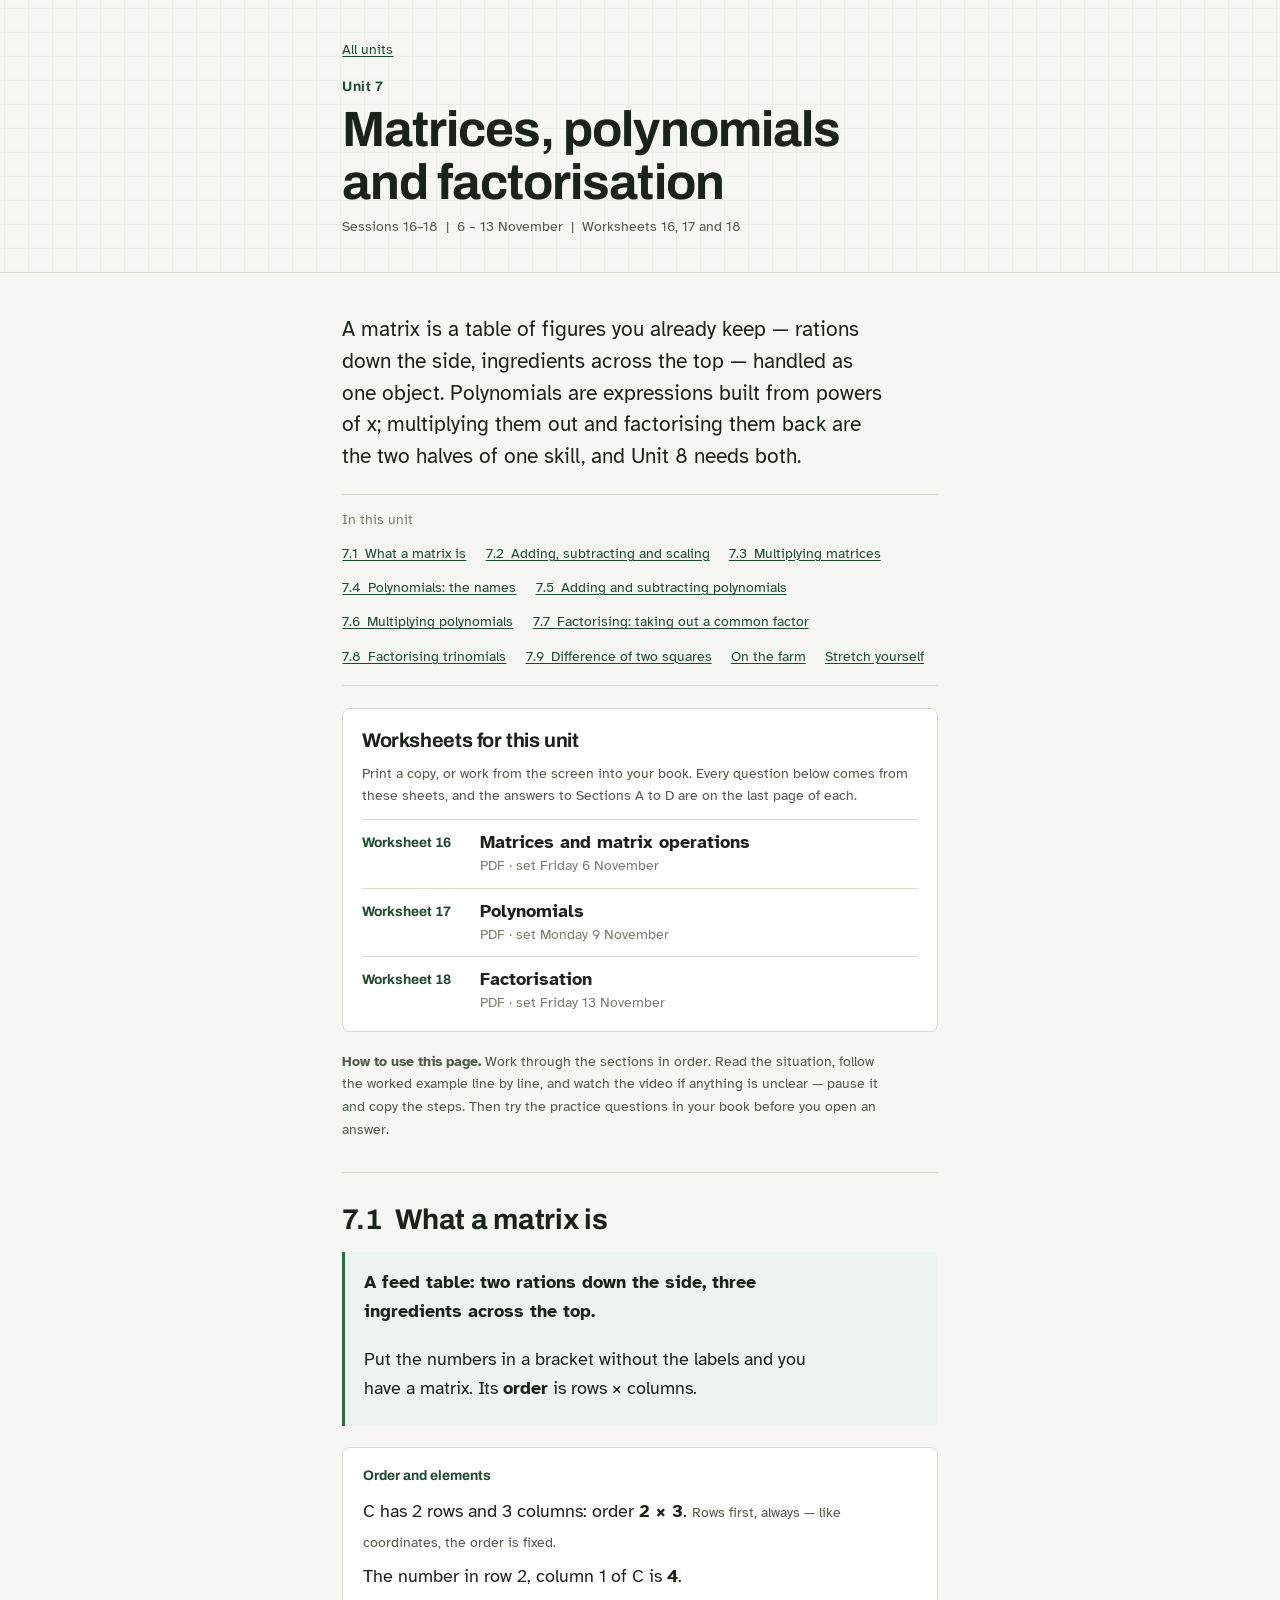
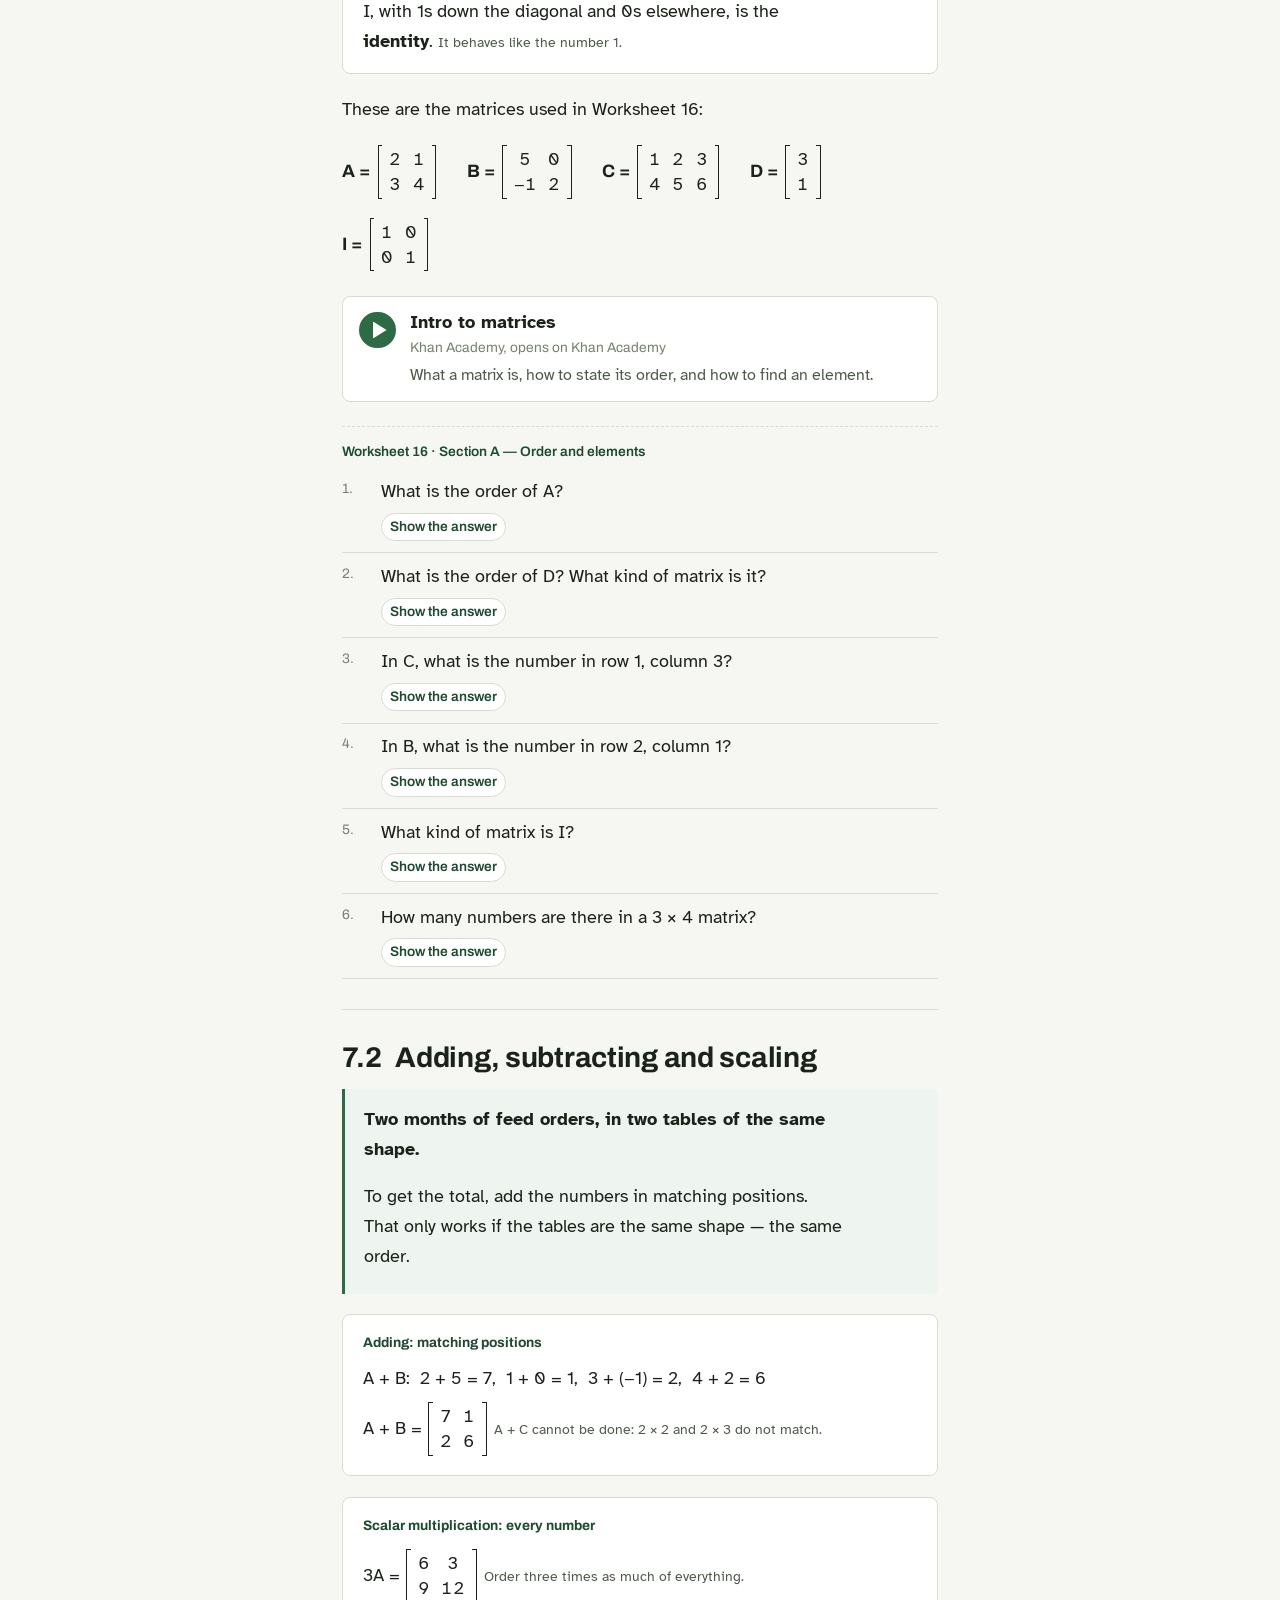
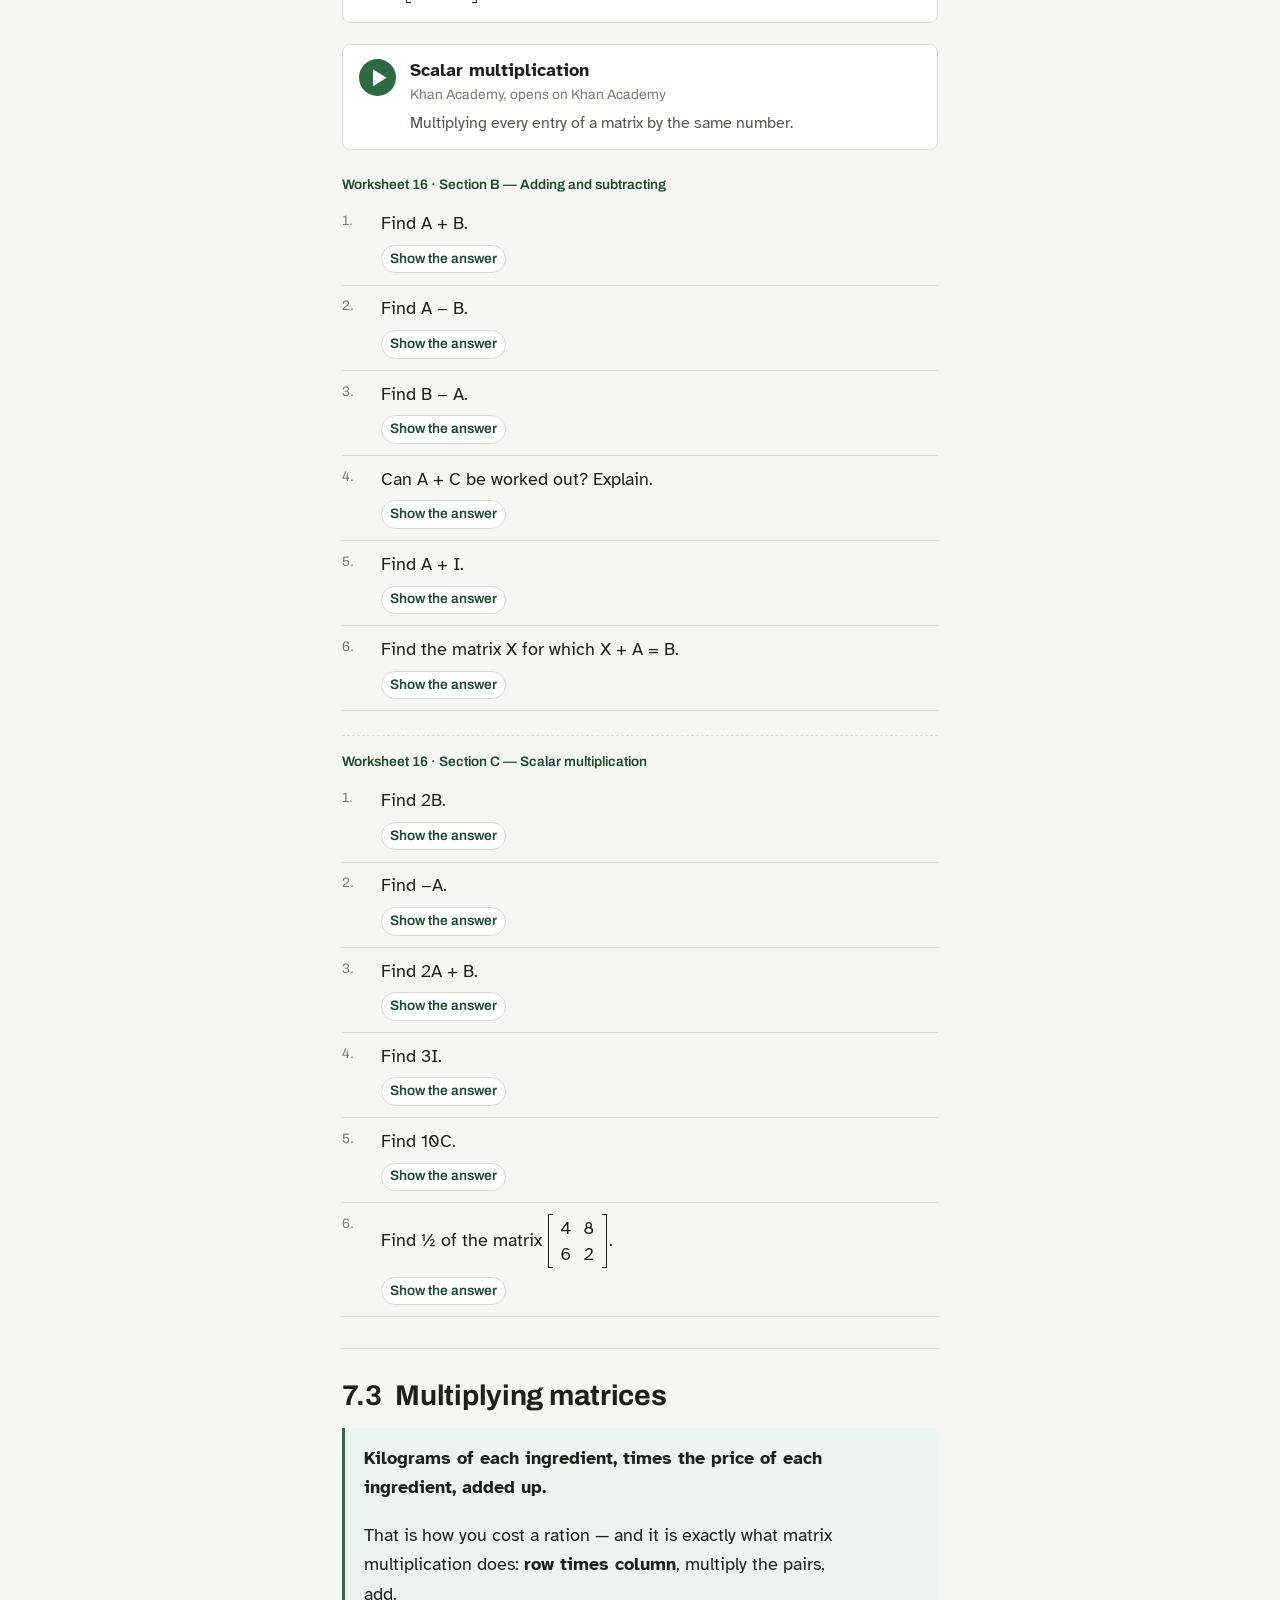
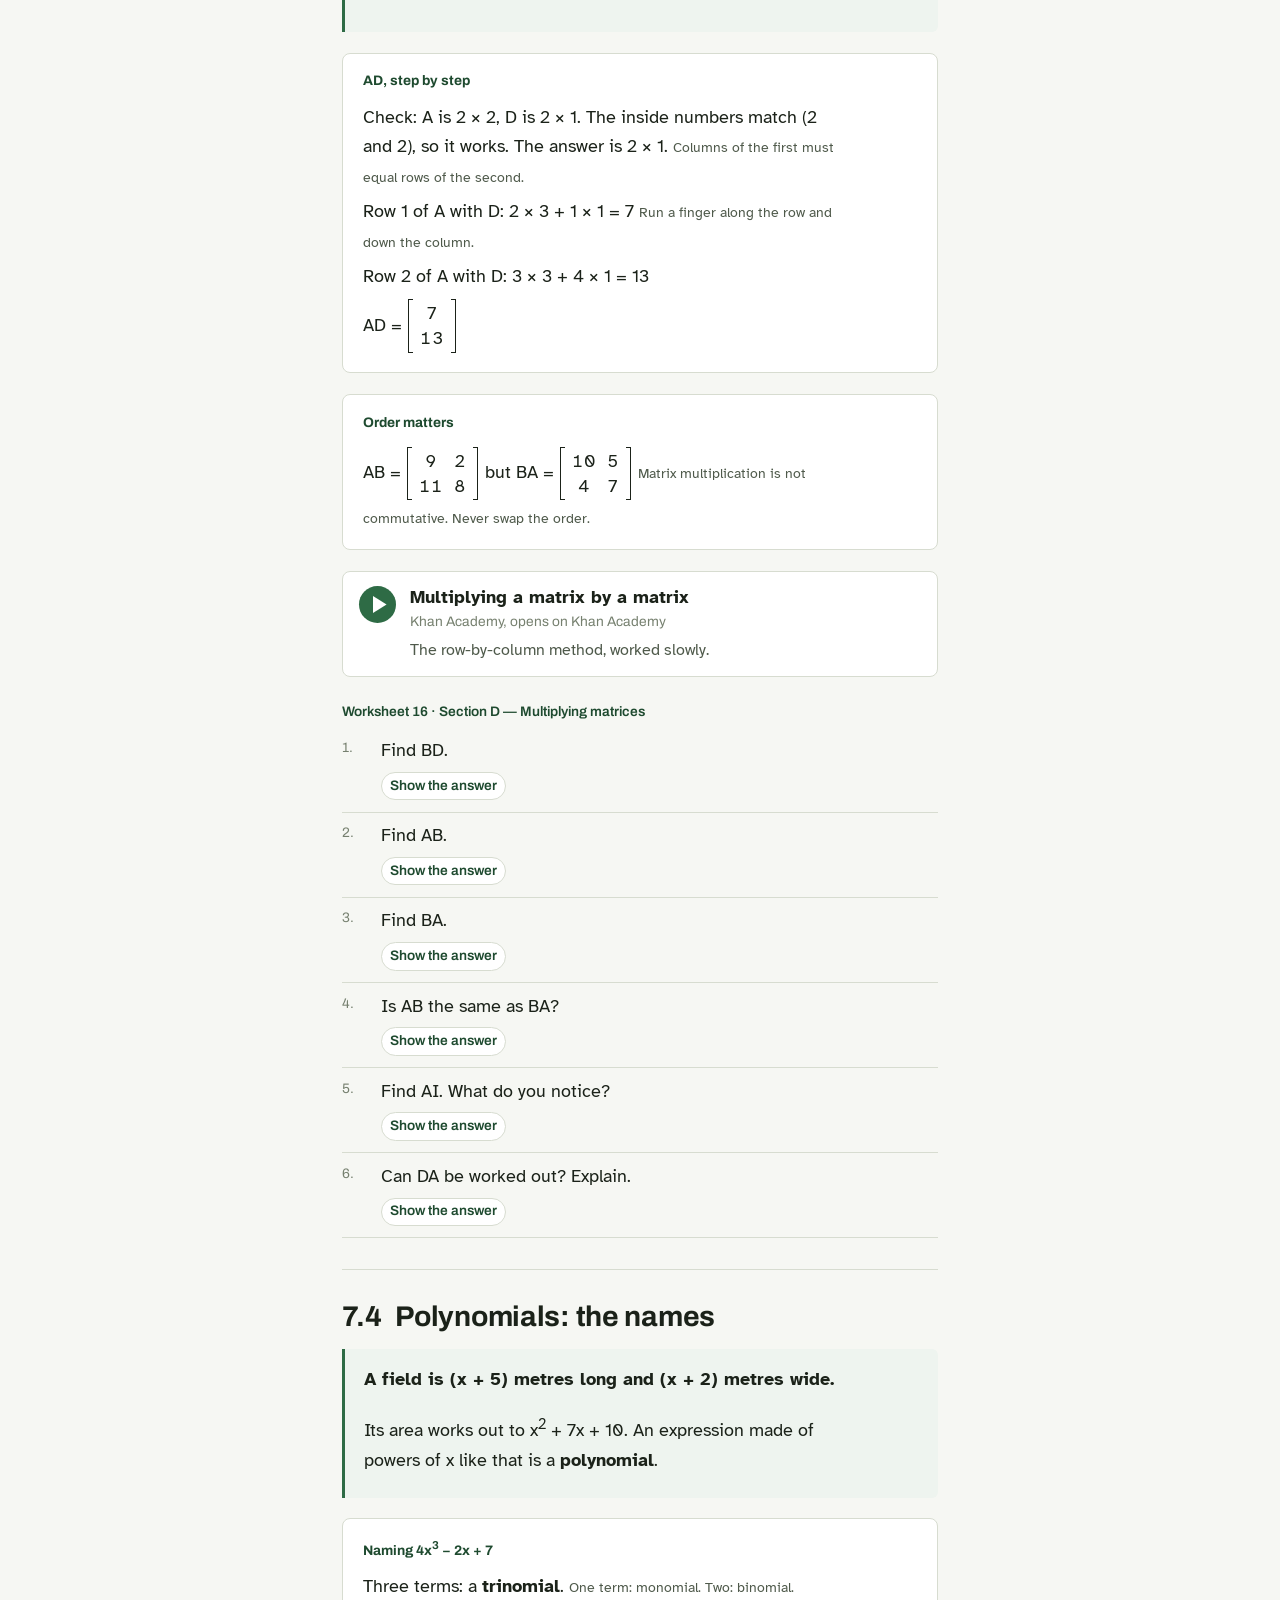
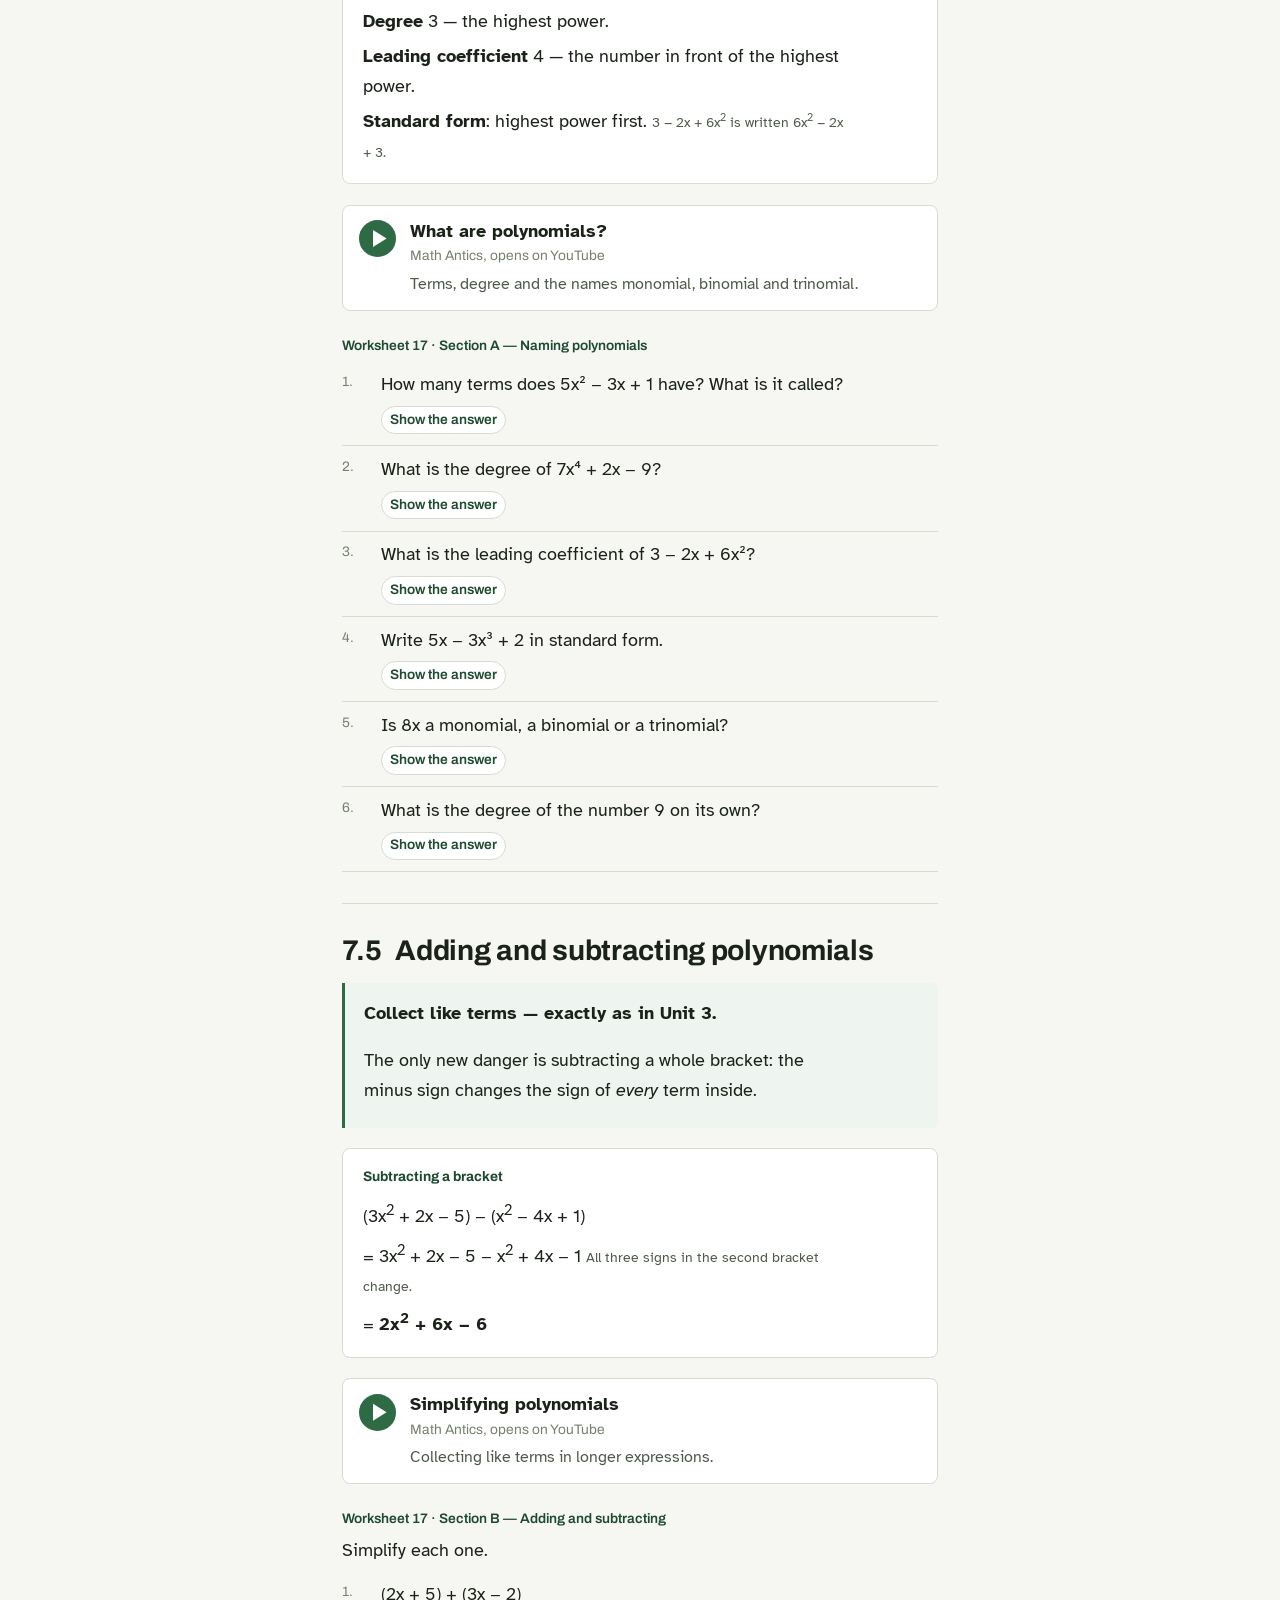
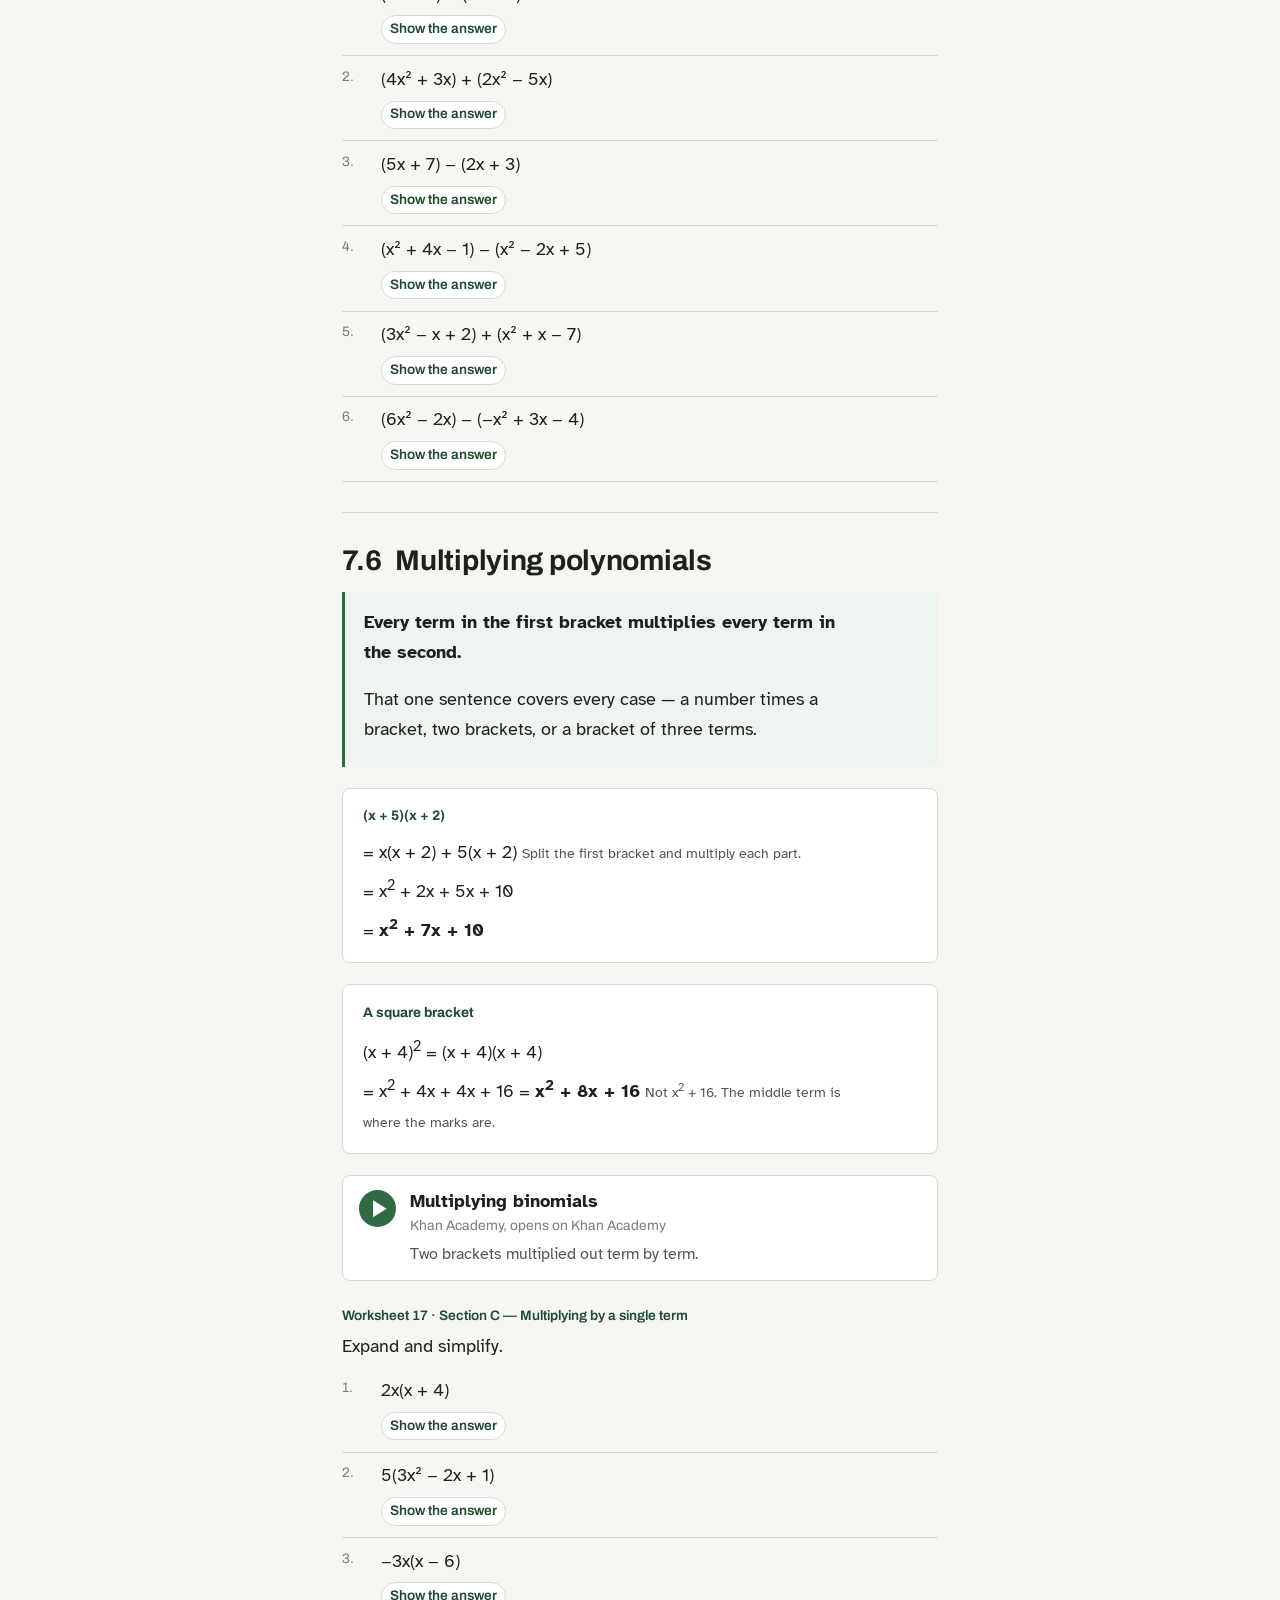
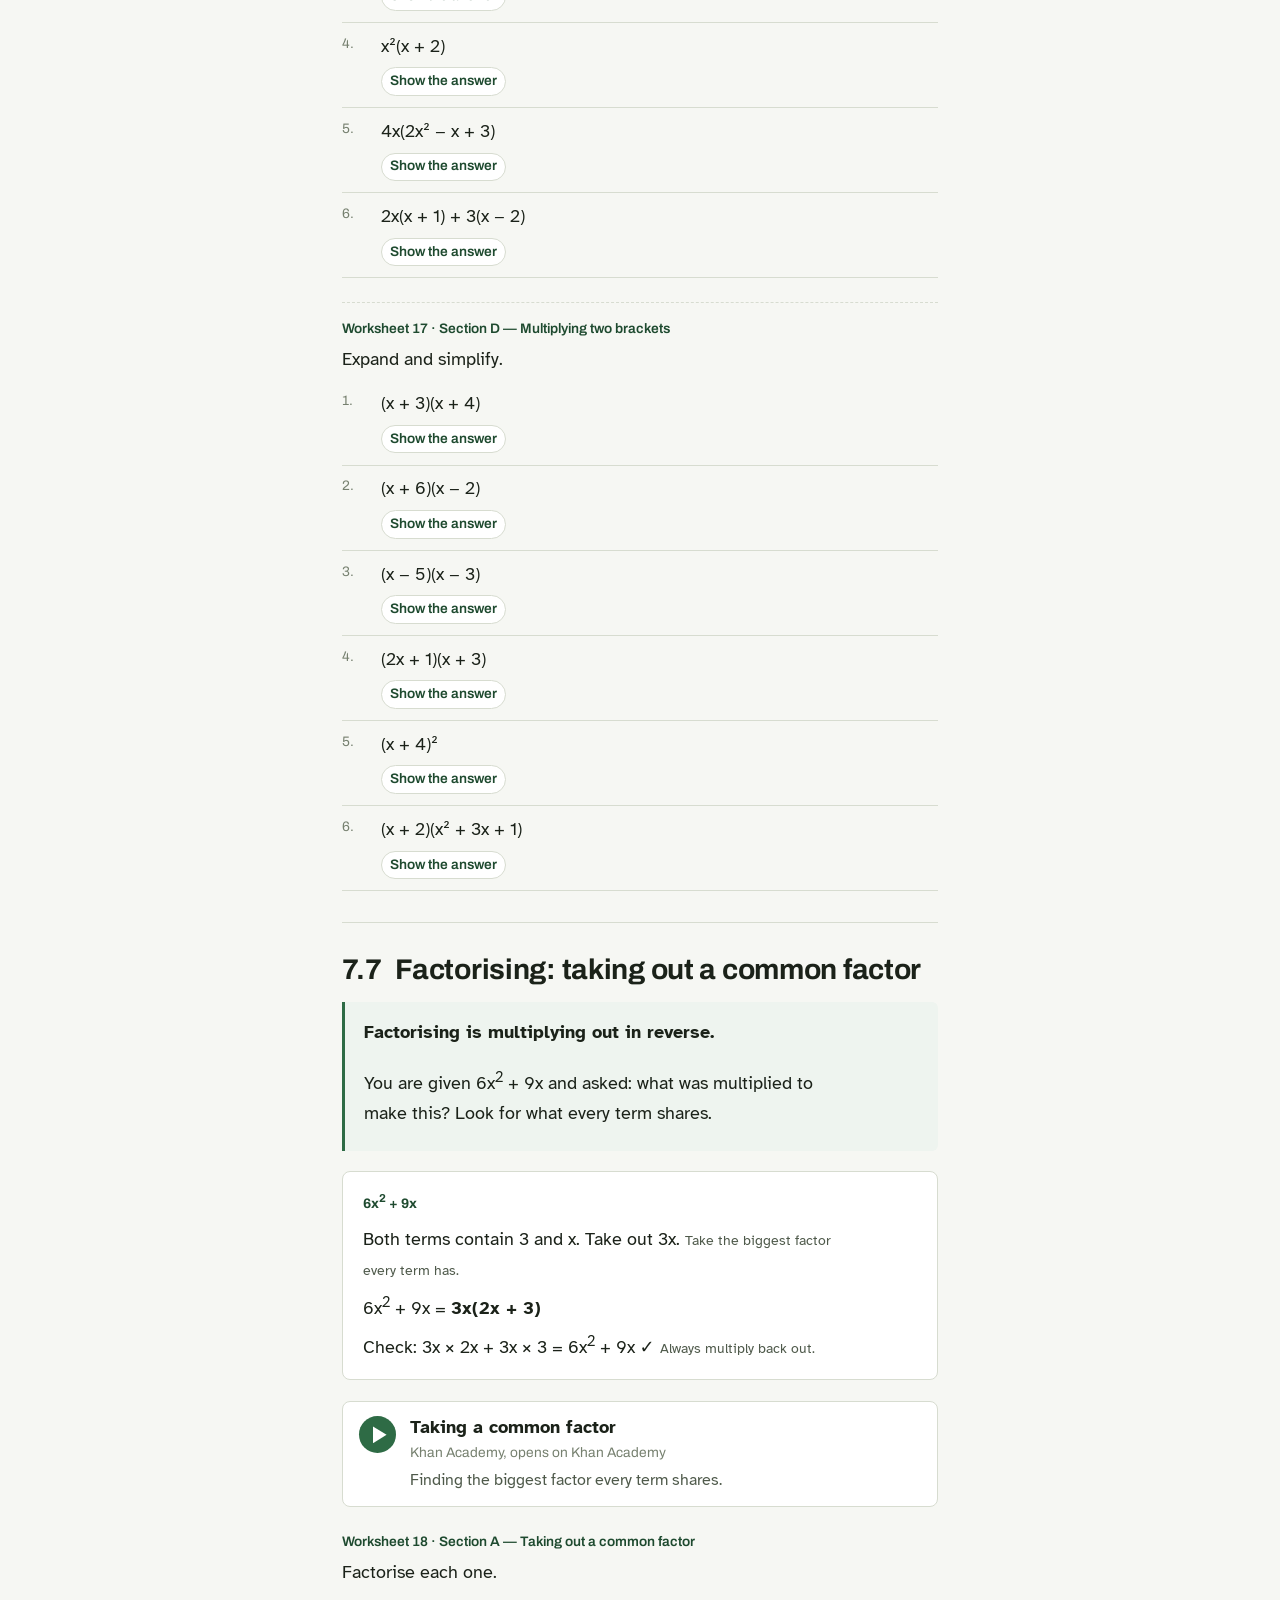
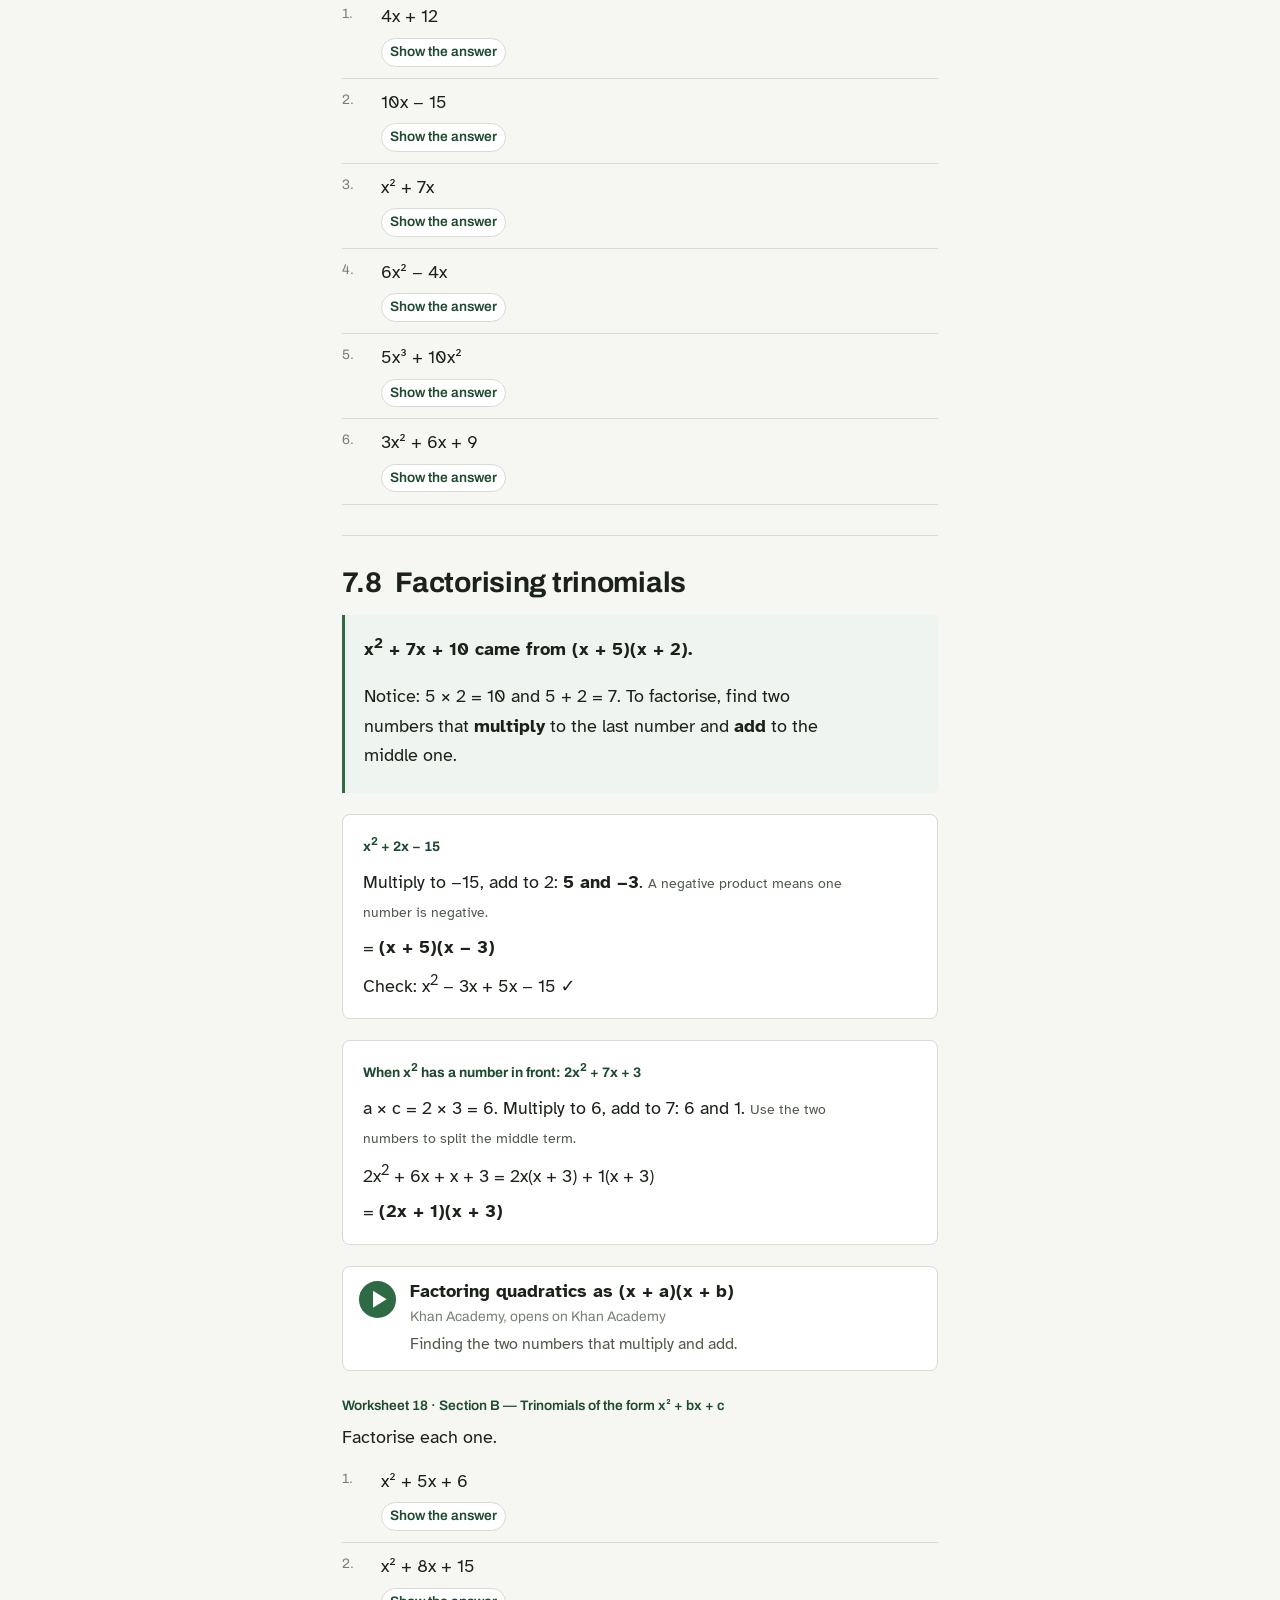
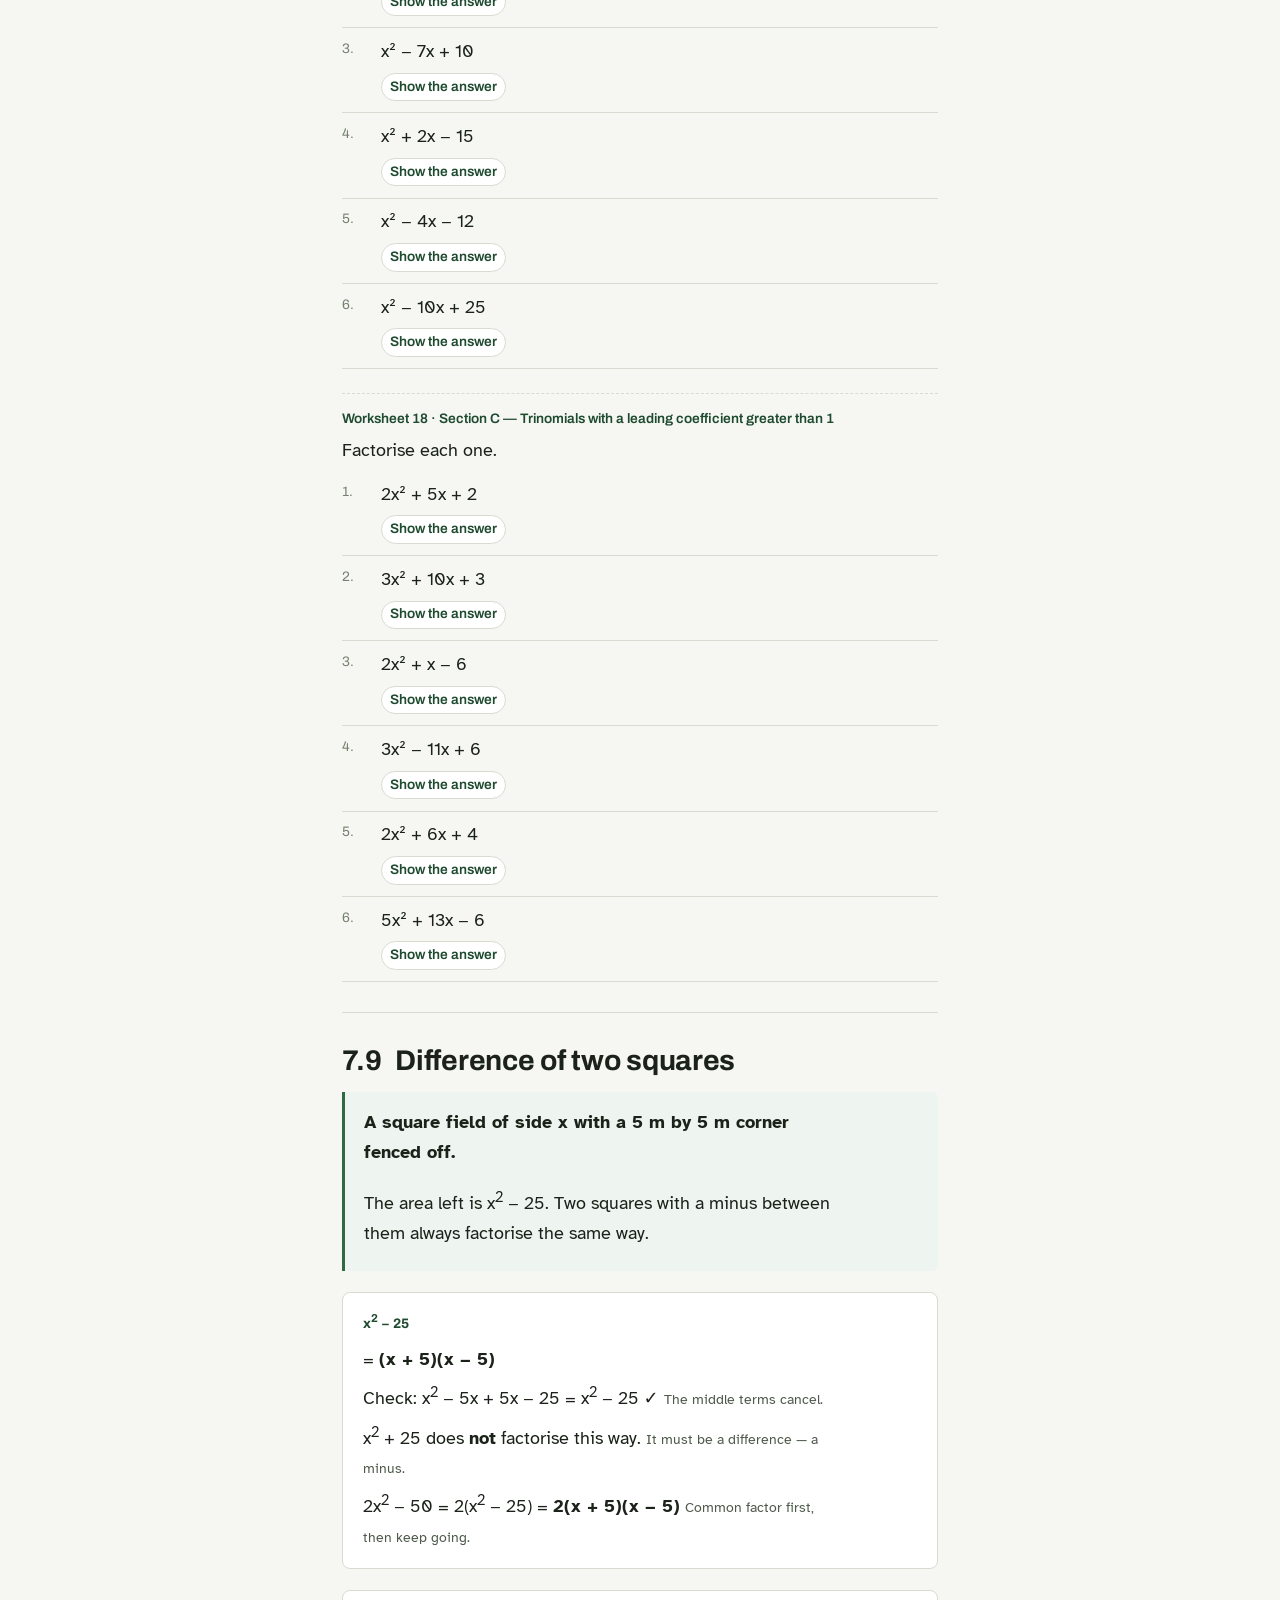
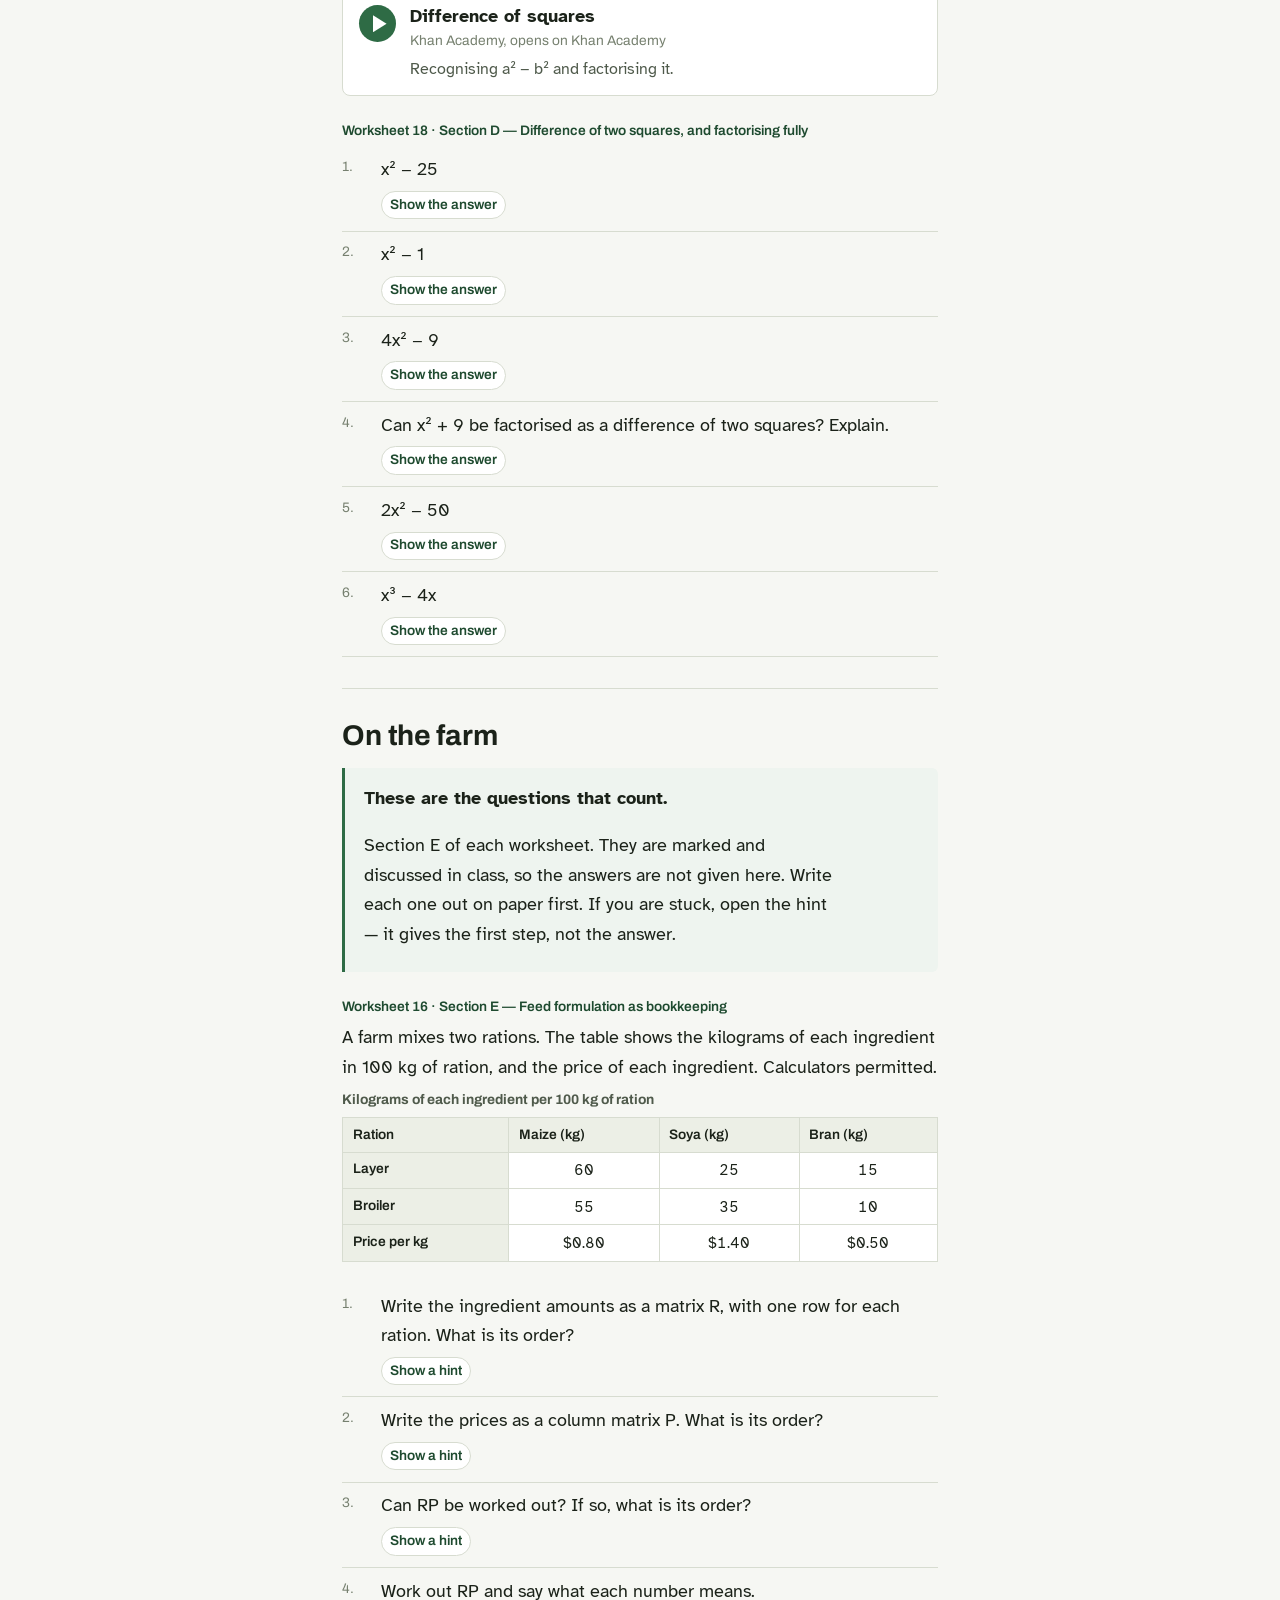
<file: unit-07.html>
<!DOCTYPE html>
<html lang="en">
<head>
<meta charset="utf-8">
<meta name="viewport" content="width=device-width, initial-scale=1">
<title>Unit 7 — Matrices, polynomials and factorisation | MAT1001</title>
<meta name="description" content="Unit 7 of MAT1001 College Algebra: matrices and matrix operations, polynomials and polynomial operations, and factorisation.">
<link rel="preconnect" href="https://fonts.googleapis.com">
<link rel="preconnect" href="https://fonts.gstatic.com" crossorigin>
<link href="https://fonts.googleapis.com/css2?family=Archivo:wght@500;600;700&family=Atkinson+Hyperlegible:ital,wght@0,400;0,700;1,400&display=swap" rel="stylesheet">
<link rel="stylesheet" href="styles.css">
</head>
<body>

<header class="masthead">
  <div class="wrap">
    <a class="backlink" href="index.html">All units</a>
    <p class="course-code">Unit 7</p>
    <h1>Matrices, polynomials and factorisation</h1>
    <p class="school">Sessions 16&ndash;18 &nbsp;|&nbsp; 6 &ndash; 13 November &nbsp;|&nbsp; Worksheets 16, 17 and 18</p>
  </div>
</header>

<main>
  <section class="page-section">
    <div class="wrap">

<p class="lead unit-lead">A matrix is a table of figures you already keep &mdash; rations down the side, ingredients across the top &mdash; handled as one object. Polynomials are expressions built from powers of x; multiplying them out and factorising them back are the two halves of one skill, and Unit 8 needs both.</p>
<nav class="contents" aria-label="In this unit"><p>In this unit</p><ul><li><a href="#t7-1">7.1&ensp;What a matrix is</a></li><li><a href="#t7-2">7.2&ensp;Adding, subtracting and scaling</a></li><li><a href="#t7-3">7.3&ensp;Multiplying matrices</a></li><li><a href="#t7-4">7.4&ensp;Polynomials: the names</a></li><li><a href="#t7-5">7.5&ensp;Adding and subtracting polynomials</a></li><li><a href="#t7-6">7.6&ensp;Multiplying polynomials</a></li><li><a href="#t7-7">7.7&ensp;Factorising: taking out a common factor</a></li><li><a href="#t7-8">7.8&ensp;Factorising trinomials</a></li><li><a href="#t7-9">7.9&ensp;Difference of two squares</a></li><li><a href="#farm">On the farm</a></li><li><a href="#stretch">Stretch yourself</a></li></ul></nav>
<div class="downloads"><h2>Worksheets for this unit</h2><p>Print a copy, or work from the screen into your book. Every question below comes from these sheets, and the answers to Sections A to D are on the last page of each.</p><ul><li><a class="dl" href="worksheet-16.pdf" target="_blank" rel="noopener"><span class="dl-no">Worksheet 16</span><span class="dl-title">Matrices and matrix operations</span><span class="dl-meta">PDF &middot; set Friday 6 November</span></a></li><li><a class="dl" href="worksheet-17.pdf" target="_blank" rel="noopener"><span class="dl-no">Worksheet 17</span><span class="dl-title">Polynomials</span><span class="dl-meta">PDF &middot; set Monday 9 November</span></a></li><li><a class="dl" href="worksheet-18.pdf" target="_blank" rel="noopener"><span class="dl-no">Worksheet 18</span><span class="dl-title">Factorisation</span><span class="dl-meta">PDF &middot; set Friday 13 November</span></a></li></ul></div>
<p class="howto"><strong>How to use this page.</strong> Work through the sections in order. Read the situation, follow the worked example line by line, and watch the video if anything is unclear &mdash; pause it and copy the steps. Then try the practice questions in your book before you open an answer.</p>

<!-- 7.1 -->
<div class="topic" id="t7-1"><h3>7.1&ensp;What a matrix is</h3><div class="situation"><p class="ask">A feed table: two rations down the side, three ingredients across the top.</p><p>Put the numbers in a bracket without the labels and you have a matrix. Its <strong>order</strong> is rows &times; columns.</p></div><div class="worked"><h4>Order and elements</h4><p class="step">C has 2 rows and 3 columns: order <strong>2 &times; 3</strong>. <span class="because">Rows first, always &mdash; like coordinates, the order is fixed.</span></p><p class="step">The number in row 2, column 1 of C is <strong>4</strong>.</p><p class="step">I, with 1s down the diagonal and 0s elsewhere, is the <strong>identity</strong>. <span class="because">It behaves like the number 1.</span></p></div><p>These are the matrices used in Worksheet 16:</p><div class="mats"><span class="mat"><span class="mlab">A =</span><span class="mx" role="img" aria-label="matrix with rows 2 1; 3 4"><span class="mxg" style="grid-template-columns:repeat(2,auto)"><span>2</span><span>1</span><span>3</span><span>4</span></span></span></span><span class="mat"><span class="mlab">B =</span><span class="mx" role="img" aria-label="matrix with rows 5 0; −1 2"><span class="mxg" style="grid-template-columns:repeat(2,auto)"><span>5</span><span>0</span><span>−1</span><span>2</span></span></span></span><span class="mat"><span class="mlab">C =</span><span class="mx" role="img" aria-label="matrix with rows 1 2 3; 4 5 6"><span class="mxg" style="grid-template-columns:repeat(3,auto)"><span>1</span><span>2</span><span>3</span><span>4</span><span>5</span><span>6</span></span></span></span><span class="mat"><span class="mlab">D =</span><span class="mx" role="img" aria-label="matrix with rows 3; 1"><span class="mxg" style="grid-template-columns:repeat(1,auto)"><span>3</span><span>1</span></span></span></span><span class="mat"><span class="mlab">I =</span><span class="mx" role="img" aria-label="matrix with rows 1 0; 0 1"><span class="mxg" style="grid-template-columns:repeat(2,auto)"><span>1</span><span>0</span><span>0</span><span>1</span></span></span></span></div><a class="watch" href="https://www.khanacademy.org/math/class-11-tg/xf4336c7640240adb:matrices/xf4336c7640240adb:types-of-matrices/v/introduction-to-the-matrix" target="_blank" rel="noopener"><span class="play" aria-hidden="true"></span><span class="watch-body"><span class="watch-title">Intro to matrices</span><span class="watch-meta">Khan Academy, opens on Khan Academy</span><span class="watch-why">What a matrix is, how to state its order, and how to find an element.</span></span></a><p class="from">Worksheet 16 &middot; Section A &mdash; Order and elements</p><ol class="practice"><li><p class="ask">What is the order of A?</p><details class="answer"><summary>Show the answer</summary><p class="reveal">2 × 2</p></details></li><li><p class="ask">What is the order of D? What kind of matrix is it?</p><details class="answer"><summary>Show the answer</summary><p class="reveal">2 × 1, a column matrix</p></details></li><li><p class="ask">In C, what is the number in row 1, column 3?</p><details class="answer"><summary>Show the answer</summary><p class="reveal">3</p></details></li><li><p class="ask">In B, what is the number in row 2, column 1?</p><details class="answer"><summary>Show the answer</summary><p class="reveal">−1</p></details></li><li><p class="ask">What kind of matrix is I?</p><details class="answer"><summary>Show the answer</summary><p class="reveal">The identity matrix <span class="note">&mdash; it is also square</span></p></details></li><li><p class="ask">How many numbers are there in a 3 × 4 matrix?</p><details class="answer"><summary>Show the answer</summary><p class="reveal">12</p></details></li></ol></div>

<!-- 7.2 -->
<div class="topic" id="t7-2"><h3>7.2&ensp;Adding, subtracting and scaling</h3><div class="situation"><p class="ask">Two months of feed orders, in two tables of the same shape.</p><p>To get the total, add the numbers in matching positions. That only works if the tables are the same shape &mdash; the same order.</p></div><div class="worked"><h4>Adding: matching positions</h4><p class="step">A + B: &nbsp;2 + 5 = 7, &nbsp;1 + 0 = 1, &nbsp;3 + (&minus;1) = 2, &nbsp;4 + 2 = 6</p><p class="step">A + B = <span class="mx" role="img" aria-label="matrix with rows 7 1; 2 6"><span class="mxg" style="grid-template-columns:repeat(2,auto)"><span>7</span><span>1</span><span>2</span><span>6</span></span></span> <span class="because">A + C cannot be done: 2 &times; 2 and 2 &times; 3 do not match.</span></p></div><div class="worked"><h4>Scalar multiplication: every number</h4><p class="step">3A = <span class="mx" role="img" aria-label="matrix with rows 6 3; 9 12"><span class="mxg" style="grid-template-columns:repeat(2,auto)"><span>6</span><span>3</span><span>9</span><span>12</span></span></span> <span class="because">Order three times as much of everything.</span></p></div><a class="watch" href="https://www.khanacademy.org/math/precalculus/x9e81a4f98389efdf:matrices/x9e81a4f98389efdf:multiplying-matrices-by-scalars/v/scalar-multiplication" target="_blank" rel="noopener"><span class="play" aria-hidden="true"></span><span class="watch-body"><span class="watch-title">Scalar multiplication</span><span class="watch-meta">Khan Academy, opens on Khan Academy</span><span class="watch-why">Multiplying every entry of a matrix by the same number.</span></span></a><p class="from">Worksheet 16 &middot; Section B &mdash; Adding and subtracting</p><ol class="practice"><li><p class="ask">Find A + B.</p><details class="answer"><summary>Show the answer</summary><p class="reveal"><span class="mx" role="img" aria-label="matrix with rows 7 1; 2 6"><span class="mxg" style="grid-template-columns:repeat(2,auto)"><span>7</span><span>1</span><span>2</span><span>6</span></span></span></p></details></li><li><p class="ask">Find A − B.</p><details class="answer"><summary>Show the answer</summary><p class="reveal"><span class="mx" role="img" aria-label="matrix with rows −3 1; 4 2"><span class="mxg" style="grid-template-columns:repeat(2,auto)"><span>−3</span><span>1</span><span>4</span><span>2</span></span></span></p></details></li><li><p class="ask">Find B − A.</p><details class="answer"><summary>Show the answer</summary><p class="reveal"><span class="mx" role="img" aria-label="matrix with rows 3 −1; −4 −2"><span class="mxg" style="grid-template-columns:repeat(2,auto)"><span>3</span><span>−1</span><span>−4</span><span>−2</span></span></span></p></details></li><li><p class="ask">Can A + C be worked out? Explain.</p><details class="answer"><summary>Show the answer</summary><p class="reveal">No <span class="note">&mdash; A is 2 × 2 and C is 2 × 3 — different orders</span></p></details></li><li><p class="ask">Find A + I.</p><details class="answer"><summary>Show the answer</summary><p class="reveal"><span class="mx" role="img" aria-label="matrix with rows 3 1; 3 5"><span class="mxg" style="grid-template-columns:repeat(2,auto)"><span>3</span><span>1</span><span>3</span><span>5</span></span></span></p></details></li><li><p class="ask">Find the matrix X for which X + A = B.</p><details class="answer"><summary>Show the answer</summary><p class="reveal">X = B − A = <span class="mx" role="img" aria-label="matrix with rows 3 −1; −4 −2"><span class="mxg" style="grid-template-columns:repeat(2,auto)"><span>3</span><span>−1</span><span>−4</span><span>−2</span></span></span></p></details></li></ol><p class="from">Worksheet 16 &middot; Section C &mdash; Scalar multiplication</p><ol class="practice"><li><p class="ask">Find 2B.</p><details class="answer"><summary>Show the answer</summary><p class="reveal"><span class="mx" role="img" aria-label="matrix with rows 10 0; −2 4"><span class="mxg" style="grid-template-columns:repeat(2,auto)"><span>10</span><span>0</span><span>−2</span><span>4</span></span></span></p></details></li><li><p class="ask">Find −A.</p><details class="answer"><summary>Show the answer</summary><p class="reveal"><span class="mx" role="img" aria-label="matrix with rows −2 −1; −3 −4"><span class="mxg" style="grid-template-columns:repeat(2,auto)"><span>−2</span><span>−1</span><span>−3</span><span>−4</span></span></span></p></details></li><li><p class="ask">Find 2A + B.</p><details class="answer"><summary>Show the answer</summary><p class="reveal"><span class="mx" role="img" aria-label="matrix with rows 9 2; 5 10"><span class="mxg" style="grid-template-columns:repeat(2,auto)"><span>9</span><span>2</span><span>5</span><span>10</span></span></span></p></details></li><li><p class="ask">Find 3I.</p><details class="answer"><summary>Show the answer</summary><p class="reveal"><span class="mx" role="img" aria-label="matrix with rows 3 0; 0 3"><span class="mxg" style="grid-template-columns:repeat(2,auto)"><span>3</span><span>0</span><span>0</span><span>3</span></span></span></p></details></li><li><p class="ask">Find 10C.</p><details class="answer"><summary>Show the answer</summary><p class="reveal"><span class="mx" role="img" aria-label="matrix with rows 10 20 30; 40 50 60"><span class="mxg" style="grid-template-columns:repeat(3,auto)"><span>10</span><span>20</span><span>30</span><span>40</span><span>50</span><span>60</span></span></span></p></details></li><li><p class="ask">Find ½ of the matrix <span class="mx" role="img" aria-label="matrix with rows 4 8; 6 2"><span class="mxg" style="grid-template-columns:repeat(2,auto)"><span>4</span><span>8</span><span>6</span><span>2</span></span></span>.</p><details class="answer"><summary>Show the answer</summary><p class="reveal"><span class="mx" role="img" aria-label="matrix with rows 2 4; 3 1"><span class="mxg" style="grid-template-columns:repeat(2,auto)"><span>2</span><span>4</span><span>3</span><span>1</span></span></span></p></details></li></ol></div>

<!-- 7.3 -->
<div class="topic" id="t7-3"><h3>7.3&ensp;Multiplying matrices</h3><div class="situation"><p class="ask">Kilograms of each ingredient, times the price of each ingredient, added up.</p><p>That is how you cost a ration &mdash; and it is exactly what matrix multiplication does: <strong>row times column</strong>, multiply the pairs, add.</p></div><div class="worked"><h4>AD, step by step</h4><p class="step">Check: A is 2 &times; 2, D is 2 &times; 1. The inside numbers match (2 and 2), so it works. The answer is 2 &times; 1. <span class="because">Columns of the first must equal rows of the second.</span></p><p class="step">Row 1 of A with D: 2 &times; 3 + 1 &times; 1 = 7 <span class="because">Run a finger along the row and down the column.</span></p><p class="step">Row 2 of A with D: 3 &times; 3 + 4 &times; 1 = 13</p><p class="step">AD = <span class="mx" role="img" aria-label="matrix with rows 7; 13"><span class="mxg" style="grid-template-columns:repeat(1,auto)"><span>7</span><span>13</span></span></span></p></div><div class="worked"><h4>Order matters</h4><p class="step">AB = <span class="mx" role="img" aria-label="matrix with rows 9 2; 11 8"><span class="mxg" style="grid-template-columns:repeat(2,auto)"><span>9</span><span>2</span><span>11</span><span>8</span></span></span> but BA = <span class="mx" role="img" aria-label="matrix with rows 10 5; 4 7"><span class="mxg" style="grid-template-columns:repeat(2,auto)"><span>10</span><span>5</span><span>4</span><span>7</span></span></span> <span class="because">Matrix multiplication is not commutative. Never swap the order.</span></p></div><a class="watch" href="https://www.khanacademy.org/math/precalculus/precalc-matrices/multiplying-matrices-by-matrices/v/multiplying-a-matrix-by-a-matrix" target="_blank" rel="noopener"><span class="play" aria-hidden="true"></span><span class="watch-body"><span class="watch-title">Multiplying a matrix by a matrix</span><span class="watch-meta">Khan Academy, opens on Khan Academy</span><span class="watch-why">The row-by-column method, worked slowly.</span></span></a><p class="from">Worksheet 16 &middot; Section D &mdash; Multiplying matrices</p><ol class="practice"><li><p class="ask">Find BD.</p><details class="answer"><summary>Show the answer</summary><p class="reveal"><span class="mx" role="img" aria-label="matrix with rows 15; −1"><span class="mxg" style="grid-template-columns:repeat(1,auto)"><span>15</span><span>−1</span></span></span></p></details></li><li><p class="ask">Find AB.</p><details class="answer"><summary>Show the answer</summary><p class="reveal"><span class="mx" role="img" aria-label="matrix with rows 9 2; 11 8"><span class="mxg" style="grid-template-columns:repeat(2,auto)"><span>9</span><span>2</span><span>11</span><span>8</span></span></span></p></details></li><li><p class="ask">Find BA.</p><details class="answer"><summary>Show the answer</summary><p class="reveal"><span class="mx" role="img" aria-label="matrix with rows 10 5; 4 7"><span class="mxg" style="grid-template-columns:repeat(2,auto)"><span>10</span><span>5</span><span>4</span><span>7</span></span></span></p></details></li><li><p class="ask">Is AB the same as BA?</p><details class="answer"><summary>Show the answer</summary><p class="reveal">No <span class="note">&mdash; matrix multiplication is not commutative — order matters</span></p></details></li><li><p class="ask">Find AI. What do you notice?</p><details class="answer"><summary>Show the answer</summary><p class="reveal"><span class="mx" role="img" aria-label="matrix with rows 2 1; 3 4"><span class="mxg" style="grid-template-columns:repeat(2,auto)"><span>2</span><span>1</span><span>3</span><span>4</span></span></span> — the same as A</p></details></li><li><p class="ask">Can DA be worked out? Explain.</p><details class="answer"><summary>Show the answer</summary><p class="reveal">No <span class="note">&mdash; D has 1 column but A has 2 rows</span></p></details></li></ol></div>

<!-- 7.4 -->
<div class="topic" id="t7-4"><h3>7.4&ensp;Polynomials: the names</h3><div class="situation"><p class="ask">A field is (x + 5) metres long and (x + 2) metres wide.</p><p>Its area works out to x<sup>2</sup> + 7x + 10. An expression made of powers of x like that is a <strong>polynomial</strong>.</p></div><div class="worked"><h4>Naming 4x<sup>3</sup> &minus; 2x + 7</h4><p class="step">Three terms: a <strong>trinomial</strong>. <span class="because">One term: monomial. Two: binomial.</span></p><p class="step"><strong>Degree</strong> 3 &mdash; the highest power.</p><p class="step"><strong>Leading coefficient</strong> 4 &mdash; the number in front of the highest power.</p><p class="step"><strong>Standard form</strong>: highest power first. <span class="because">3 &minus; 2x + 6x<sup>2</sup> is written 6x<sup>2</sup> &minus; 2x + 3.</span></p></div><a class="watch" href="https://www.youtube.com/watch?v=ffLLmV4mZwU" target="_blank" rel="noopener"><span class="play" aria-hidden="true"></span><span class="watch-body"><span class="watch-title">What are polynomials?</span><span class="watch-meta">Math Antics, opens on YouTube</span><span class="watch-why">Terms, degree and the names monomial, binomial and trinomial.</span></span></a><p class="from">Worksheet 17 &middot; Section A &mdash; Naming polynomials</p><ol class="practice"><li><p class="ask">How many terms does 5x² − 3x + 1 have? What is it called?</p><details class="answer"><summary>Show the answer</summary><p class="reveal">3 terms — a trinomial</p></details></li><li><p class="ask">What is the degree of 7x⁴ + 2x − 9?</p><details class="answer"><summary>Show the answer</summary><p class="reveal">4</p></details></li><li><p class="ask">What is the leading coefficient of 3 − 2x + 6x²?</p><details class="answer"><summary>Show the answer</summary><p class="reveal">6 <span class="note">&mdash; write it as 6x² − 2x + 3 first</span></p></details></li><li><p class="ask">Write 5x − 3x³ + 2 in standard form.</p><details class="answer"><summary>Show the answer</summary><p class="reveal">−3x³ + 5x + 2</p></details></li><li><p class="ask">Is 8x a monomial, a binomial or a trinomial?</p><details class="answer"><summary>Show the answer</summary><p class="reveal">A monomial</p></details></li><li><p class="ask">What is the degree of the number 9 on its own?</p><details class="answer"><summary>Show the answer</summary><p class="reveal">0 <span class="note">&mdash; it is 9x⁰</span></p></details></li></ol></div>

<!-- 7.5 -->
<div class="topic" id="t7-5"><h3>7.5&ensp;Adding and subtracting polynomials</h3><div class="situation"><p class="ask">Collect like terms &mdash; exactly as in Unit 3.</p><p>The only new danger is subtracting a whole bracket: the minus sign changes the sign of <em>every</em> term inside.</p></div><div class="worked"><h4>Subtracting a bracket</h4><p class="step">(3x<sup>2</sup> + 2x &minus; 5) &minus; (x<sup>2</sup> &minus; 4x + 1)</p><p class="step">= 3x<sup>2</sup> + 2x &minus; 5 &minus; x<sup>2</sup> + 4x &minus; 1 <span class="because">All three signs in the second bracket change.</span></p><p class="step">= <strong>2x<sup>2</sup> + 6x &minus; 6</strong></p></div><a class="watch" href="https://www.youtube.com/watch?v=DKC74YKJpNY" target="_blank" rel="noopener"><span class="play" aria-hidden="true"></span><span class="watch-body"><span class="watch-title">Simplifying polynomials</span><span class="watch-meta">Math Antics, opens on YouTube</span><span class="watch-why">Collecting like terms in longer expressions.</span></span></a><p class="from">Worksheet 17 &middot; Section B &mdash; Adding and subtracting</p><p class="lead-in">Simplify each one.</p><ol class="practice"><li><p class="ask">(2x + 5) + (3x − 2)</p><details class="answer"><summary>Show the answer</summary><p class="reveal">5x + 3</p></details></li><li><p class="ask">(4x² + 3x) + (2x² − 5x)</p><details class="answer"><summary>Show the answer</summary><p class="reveal">6x² − 2x</p></details></li><li><p class="ask">(5x + 7) − (2x + 3)</p><details class="answer"><summary>Show the answer</summary><p class="reveal">3x + 4</p></details></li><li><p class="ask">(x² + 4x − 1) − (x² − 2x + 5)</p><details class="answer"><summary>Show the answer</summary><p class="reveal">6x − 6</p></details></li><li><p class="ask">(3x² − x + 2) + (x² + x − 7)</p><details class="answer"><summary>Show the answer</summary><p class="reveal">4x² − 5</p></details></li><li><p class="ask">(6x² − 2x) − (−x² + 3x − 4)</p><details class="answer"><summary>Show the answer</summary><p class="reveal">7x² − 5x + 4</p></details></li></ol></div>

<!-- 7.6 -->
<div class="topic" id="t7-6"><h3>7.6&ensp;Multiplying polynomials</h3><div class="situation"><p class="ask">Every term in the first bracket multiplies every term in the second.</p><p>That one sentence covers every case &mdash; a number times a bracket, two brackets, or a bracket of three terms.</p></div><div class="worked"><h4>(x + 5)(x + 2)</h4><p class="step">= x(x + 2) + 5(x + 2) <span class="because">Split the first bracket and multiply each part.</span></p><p class="step">= x<sup>2</sup> + 2x + 5x + 10</p><p class="step">= <strong>x<sup>2</sup> + 7x + 10</strong></p></div><div class="worked"><h4>A square bracket</h4><p class="step">(x + 4)<sup>2</sup> = (x + 4)(x + 4)</p><p class="step">= x<sup>2</sup> + 4x + 4x + 16 = <strong>x<sup>2</sup> + 8x + 16</strong> <span class="because">Not x<sup>2</sup> + 16. The middle term is where the marks are.</span></p></div><a class="watch" href="https://www.khanacademy.org/math/algebra/x2f8bb11595b61c86:quadratics-multiplying-factoring/x2f8bb11595b61c86:multiply-binomial/v/multiplying-simple-binomials" target="_blank" rel="noopener"><span class="play" aria-hidden="true"></span><span class="watch-body"><span class="watch-title">Multiplying binomials</span><span class="watch-meta">Khan Academy, opens on Khan Academy</span><span class="watch-why">Two brackets multiplied out term by term.</span></span></a><p class="from">Worksheet 17 &middot; Section C &mdash; Multiplying by a single term</p><p class="lead-in">Expand and simplify.</p><ol class="practice"><li><p class="ask">2x(x + 4)</p><details class="answer"><summary>Show the answer</summary><p class="reveal">2x² + 8x</p></details></li><li><p class="ask">5(3x² − 2x + 1)</p><details class="answer"><summary>Show the answer</summary><p class="reveal">15x² − 10x + 5</p></details></li><li><p class="ask">−3x(x − 6)</p><details class="answer"><summary>Show the answer</summary><p class="reveal">−3x² + 18x</p></details></li><li><p class="ask">x²(x + 2)</p><details class="answer"><summary>Show the answer</summary><p class="reveal">x³ + 2x²</p></details></li><li><p class="ask">4x(2x² − x + 3)</p><details class="answer"><summary>Show the answer</summary><p class="reveal">8x³ − 4x² + 12x</p></details></li><li><p class="ask">2x(x + 1) + 3(x − 2)</p><details class="answer"><summary>Show the answer</summary><p class="reveal">2x² + 5x − 6</p></details></li></ol><p class="from">Worksheet 17 &middot; Section D &mdash; Multiplying two brackets</p><p class="lead-in">Expand and simplify.</p><ol class="practice"><li><p class="ask">(x + 3)(x + 4)</p><details class="answer"><summary>Show the answer</summary><p class="reveal">x² + 7x + 12</p></details></li><li><p class="ask">(x + 6)(x − 2)</p><details class="answer"><summary>Show the answer</summary><p class="reveal">x² + 4x − 12</p></details></li><li><p class="ask">(x − 5)(x − 3)</p><details class="answer"><summary>Show the answer</summary><p class="reveal">x² − 8x + 15</p></details></li><li><p class="ask">(2x + 1)(x + 3)</p><details class="answer"><summary>Show the answer</summary><p class="reveal">2x² + 7x + 3</p></details></li><li><p class="ask">(x + 4)²</p><details class="answer"><summary>Show the answer</summary><p class="reveal">x² + 8x + 16 <span class="note">&mdash; write it as (x + 4)(x + 4)</span></p></details></li><li><p class="ask">(x + 2)(x² + 3x + 1)</p><details class="answer"><summary>Show the answer</summary><p class="reveal">x³ + 5x² + 7x + 2</p></details></li></ol></div>

<!-- 7.7 -->
<div class="topic" id="t7-7"><h3>7.7&ensp;Factorising: taking out a common factor</h3><div class="situation"><p class="ask">Factorising is multiplying out in reverse.</p><p>You are given 6x<sup>2</sup> + 9x and asked: what was multiplied to make this? Look for what every term shares.</p></div><div class="worked"><h4>6x<sup>2</sup> + 9x</h4><p class="step">Both terms contain 3 and x. Take out 3x. <span class="because">Take the biggest factor every term has.</span></p><p class="step">6x<sup>2</sup> + 9x = <strong>3x(2x + 3)</strong></p><p class="step">Check: 3x &times; 2x + 3x &times; 3 = 6x<sup>2</sup> + 9x ✓ <span class="because">Always multiply back out.</span></p></div><a class="watch" href="https://www.khanacademy.org/math/algebra2/x2ec2f6f830c9fb89:poly-factor/x2ec2f6f830c9fb89:common-factor/v/algebraic-factoring-by-greatest-common-monomial-factor" target="_blank" rel="noopener"><span class="play" aria-hidden="true"></span><span class="watch-body"><span class="watch-title">Taking a common factor</span><span class="watch-meta">Khan Academy, opens on Khan Academy</span><span class="watch-why">Finding the biggest factor every term shares.</span></span></a><p class="from">Worksheet 18 &middot; Section A &mdash; Taking out a common factor</p><p class="lead-in">Factorise each one.</p><ol class="practice"><li><p class="ask">4x + 12</p><details class="answer"><summary>Show the answer</summary><p class="reveal">4(x + 3)</p></details></li><li><p class="ask">10x − 15</p><details class="answer"><summary>Show the answer</summary><p class="reveal">5(2x − 3)</p></details></li><li><p class="ask">x² + 7x</p><details class="answer"><summary>Show the answer</summary><p class="reveal">x(x + 7)</p></details></li><li><p class="ask">6x² − 4x</p><details class="answer"><summary>Show the answer</summary><p class="reveal">2x(3x − 2)</p></details></li><li><p class="ask">5x³ + 10x²</p><details class="answer"><summary>Show the answer</summary><p class="reveal">5x²(x + 2)</p></details></li><li><p class="ask">3x² + 6x + 9</p><details class="answer"><summary>Show the answer</summary><p class="reveal">3(x² + 2x + 3)</p></details></li></ol></div>

<!-- 7.8 -->
<div class="topic" id="t7-8"><h3>7.8&ensp;Factorising trinomials</h3><div class="situation"><p class="ask">x<sup>2</sup> + 7x + 10 came from (x + 5)(x + 2).</p><p>Notice: 5 &times; 2 = 10 and 5 + 2 = 7. To factorise, find two numbers that <strong>multiply</strong> to the last number and <strong>add</strong> to the middle one.</p></div><div class="worked"><h4>x<sup>2</sup> + 2x &minus; 15</h4><p class="step">Multiply to &minus;15, add to 2: <strong>5 and &minus;3</strong>. <span class="because">A negative product means one number is negative.</span></p><p class="step">= <strong>(x + 5)(x &minus; 3)</strong></p><p class="step">Check: x<sup>2</sup> &minus; 3x + 5x &minus; 15 ✓</p></div><div class="worked"><h4>When x<sup>2</sup> has a number in front: 2x<sup>2</sup> + 7x + 3</h4><p class="step">a &times; c = 2 &times; 3 = 6. Multiply to 6, add to 7: 6 and 1. <span class="because">Use the two numbers to split the middle term.</span></p><p class="step">2x<sup>2</sup> + 6x + x + 3 = 2x(x + 3) + 1(x + 3)</p><p class="step">= <strong>(2x + 1)(x + 3)</strong></p></div><a class="watch" href="https://www.khanacademy.org/math/algebra/x2f8bb11595b61c86:quadratics-multiplying-factoring/x2f8bb11595b61c86:factor-quadratics-intro/v/factoring-simple-quadratic-expression" target="_blank" rel="noopener"><span class="play" aria-hidden="true"></span><span class="watch-body"><span class="watch-title">Factoring quadratics as (x + a)(x + b)</span><span class="watch-meta">Khan Academy, opens on Khan Academy</span><span class="watch-why">Finding the two numbers that multiply and add.</span></span></a><p class="from">Worksheet 18 &middot; Section B &mdash; Trinomials of the form x² + bx + c</p><p class="lead-in">Factorise each one.</p><ol class="practice"><li><p class="ask">x² + 5x + 6</p><details class="answer"><summary>Show the answer</summary><p class="reveal">(x + 2)(x + 3)</p></details></li><li><p class="ask">x² + 8x + 15</p><details class="answer"><summary>Show the answer</summary><p class="reveal">(x + 3)(x + 5)</p></details></li><li><p class="ask">x² − 7x + 10</p><details class="answer"><summary>Show the answer</summary><p class="reveal">(x − 2)(x − 5) <span class="note">&mdash; multiply to +10, add to −7: both negative</span></p></details></li><li><p class="ask">x² + 2x − 15</p><details class="answer"><summary>Show the answer</summary><p class="reveal">(x + 5)(x − 3)</p></details></li><li><p class="ask">x² − 4x − 12</p><details class="answer"><summary>Show the answer</summary><p class="reveal">(x − 6)(x + 2)</p></details></li><li><p class="ask">x² − 10x + 25</p><details class="answer"><summary>Show the answer</summary><p class="reveal">(x − 5)²</p></details></li></ol><p class="from">Worksheet 18 &middot; Section C &mdash; Trinomials with a leading coefficient greater than 1</p><p class="lead-in">Factorise each one.</p><ol class="practice"><li><p class="ask">2x² + 5x + 2</p><details class="answer"><summary>Show the answer</summary><p class="reveal">(2x + 1)(x + 2)</p></details></li><li><p class="ask">3x² + 10x + 3</p><details class="answer"><summary>Show the answer</summary><p class="reveal">(3x + 1)(x + 3)</p></details></li><li><p class="ask">2x² + x − 6</p><details class="answer"><summary>Show the answer</summary><p class="reveal">(2x − 3)(x + 2)</p></details></li><li><p class="ask">3x² − 11x + 6</p><details class="answer"><summary>Show the answer</summary><p class="reveal">(3x − 2)(x − 3)</p></details></li><li><p class="ask">2x² + 6x + 4</p><details class="answer"><summary>Show the answer</summary><p class="reveal">2(x + 1)(x + 2) <span class="note">&mdash; take out the 2 first</span></p></details></li><li><p class="ask">5x² + 13x − 6</p><details class="answer"><summary>Show the answer</summary><p class="reveal">(5x − 2)(x + 3)</p></details></li></ol></div>

<!-- 7.9 -->
<div class="topic" id="t7-9"><h3>7.9&ensp;Difference of two squares</h3><div class="situation"><p class="ask">A square field of side x with a 5&nbsp;m by 5&nbsp;m corner fenced off.</p><p>The area left is x<sup>2</sup> &minus; 25. Two squares with a minus between them always factorise the same way.</p></div><div class="worked"><h4>x<sup>2</sup> &minus; 25</h4><p class="step">= <strong>(x + 5)(x &minus; 5)</strong></p><p class="step">Check: x<sup>2</sup> &minus; 5x + 5x &minus; 25 = x<sup>2</sup> &minus; 25 ✓ <span class="because">The middle terms cancel.</span></p><p class="step">x<sup>2</sup> + 25 does <strong>not</strong> factorise this way. <span class="because">It must be a difference &mdash; a minus.</span></p><p class="step">2x<sup>2</sup> &minus; 50 = 2(x<sup>2</sup> &minus; 25) = <strong>2(x + 5)(x &minus; 5)</strong> <span class="because">Common factor first, then keep going.</span></p></div><a class="watch" href="https://www.khanacademy.org/math/algebra/polynomial-factorization/factoring-quadratics-diff-of-squares/v/equivalent-expressions-to-differences-of-squares" target="_blank" rel="noopener"><span class="play" aria-hidden="true"></span><span class="watch-body"><span class="watch-title">Difference of squares</span><span class="watch-meta">Khan Academy, opens on Khan Academy</span><span class="watch-why">Recognising a² − b² and factorising it.</span></span></a><p class="from">Worksheet 18 &middot; Section D &mdash; Difference of two squares, and factorising fully</p><ol class="practice"><li><p class="ask">x² − 25</p><details class="answer"><summary>Show the answer</summary><p class="reveal">(x + 5)(x − 5)</p></details></li><li><p class="ask">x² − 1</p><details class="answer"><summary>Show the answer</summary><p class="reveal">(x + 1)(x − 1)</p></details></li><li><p class="ask">4x² − 9</p><details class="answer"><summary>Show the answer</summary><p class="reveal">(2x + 3)(2x − 3)</p></details></li><li><p class="ask">Can x² + 9 be factorised as a difference of two squares? Explain.</p><details class="answer"><summary>Show the answer</summary><p class="reveal">No <span class="note">&mdash; it is a sum, not a difference</span></p></details></li><li><p class="ask">2x² − 50</p><details class="answer"><summary>Show the answer</summary><p class="reveal">2(x + 5)(x − 5)</p></details></li><li><p class="ask">x³ − 4x</p><details class="answer"><summary>Show the answer</summary><p class="reveal">x(x + 2)(x − 2)</p></details></li></ol></div>

<div class="topic" id="farm"><h3>On the farm</h3><div class="situation"><p class="ask">These are the questions that count.</p><p>Section E of each worksheet. They are marked and discussed in class, so the answers are not given here. Write each one out on paper first. If you are stuck, open the hint &mdash; it gives the first step, not the answer.</p></div><p class="from">Worksheet 16 &middot; Section E &mdash; Feed formulation as bookkeeping</p><p class="lead-in">A farm mixes two rations. The table shows the kilograms of each ingredient in 100 kg of ration, and the price of each ingredient. Calculators permitted.</p><p class="ref-title">Kilograms of each ingredient per 100 kg of ration</p><div class="tablewrap"><table class="ref data"><thead><tr><th scope="col">Ration</th><th scope="col">Maize (kg)</th><th scope="col">Soya (kg)</th><th scope="col">Bran (kg)</th></tr></thead><tbody><tr><th scope="row">Layer</th><td>60</td><td>25</td><td>15</td></tr><tr><th scope="row">Broiler</th><td>55</td><td>35</td><td>10</td></tr><tr><th scope="row">Price per kg</th><td>$0.80</td><td>$1.40</td><td>$0.50</td></tr></tbody></table></div><ol class="practice"><li><p class="ask">Write the ingredient amounts as a matrix R, with one row for each ration. What is its order?</p><details class="answer hint"><summary>Show a hint</summary><p class="reveal">One row per ration, one column per ingredient. Leave the prices out.</p></details></li><li><p class="ask">Write the prices as a column matrix P. What is its order?</p><details class="answer hint"><summary>Show a hint</summary><p class="reveal">One price per ingredient, written downwards.</p></details></li><li><p class="ask">Can RP be worked out? If so, what is its order?</p><details class="answer hint"><summary>Show a hint</summary><p class="reveal">Compare the columns of R with the rows of P.</p></details></li><li><p class="ask">Work out RP and say what each number means.</p><details class="answer hint"><summary>Show a hint</summary><p class="reveal">Row times column: multiply each amount by its price and add.</p></details></li><li><p class="ask">The farm orders 3 lots of layer ration and 2 lots of broiler ration (100 kg each). What is the total cost?</p><details class="answer hint"><summary>Show a hint</summary><p class="reveal">Use your answer to question 4.</p></details></li><li><p class="ask">The price of soya rises to $1.60 per kg. Find the new cost of 100 kg of each ration.</p><details class="answer hint"><summary>Show a hint</summary><p class="reveal">Change one number in P and multiply again.</p></details></li></ol><p class="from">Worksheet 17 &middot; Section E &mdash; Plots with unknown sides</p><p class="lead-in">A plot whose sides are written with x is still a plot: area is length times width, perimeter is the distance round. Give units.</p><ol class="practice"><li><p class="ask">A field is (x + 5) m long and (x + 2) m wide. Write its area as a polynomial.</p><details class="answer hint"><summary>Show a hint</summary><p class="reveal">Area = length × width. Multiply the two brackets.</p></details></li><li><p class="ask">Find the area of the same field when x = 10. Check your answer by finding the length and width first.</p><details class="answer hint"><summary>Show a hint</summary><p class="reveal">Put x = 10 into your answer to question 1. Then work out 10 + 5 and 10 + 2.</p></details></li><li><p class="ask">Write the perimeter of the same field as a polynomial.</p><details class="answer hint"><summary>Show a hint</summary><p class="reveal">Perimeter is two lengths plus two widths.</p></details></li><li><p class="ask">A square pen has sides of (x + 3) m. Write its area as a polynomial.</p><details class="answer hint"><summary>Show a hint</summary><p class="reveal">Square means (x + 3)(x + 3). There is a middle term.</p></details></li><li><p class="ask">A plot measures (2x + 1) m by (x + 4) m. A square shed x m by x m stands inside it. Write the area left for crops.</p><details class="answer hint"><summary>Show a hint</summary><p class="reveal">Find the area of the whole plot, then take away the shed.</p></details></li><li><p class="ask">Eggs sell at (20 − x) dollars a tray, and at that price (50 + 5x) trays are sold. Write the revenue as a polynomial in standard form.</p><details class="answer hint"><summary>Show a hint</summary><p class="reveal">Revenue = price × number sold. Multiply the brackets, then put the x² term first.</p></details></li></ol><p class="from">Worksheet 18 &middot; Section E &mdash; Factorising on the farm</p><p class="lead-in">Factorising an area gives you the length and the width. Check each answer by multiplying back.</p><ol class="practice"><li><p class="ask">The area of a rectangular plot is x² + 9x + 20 m². Find expressions for its length and width.</p><details class="answer hint"><summary>Show a hint</summary><p class="reveal">Two numbers that multiply to 20 and add to 9.</p></details></li><li><p class="ask">A square pen has an area of x² + 12x + 36 m². Find the length of one side.</p><details class="answer hint"><summary>Show a hint</summary><p class="reveal">A square has two equal sides. Find two equal numbers that multiply to 36 and add to 12.</p></details></li><li><p class="ask">A rectangular bed has an area of 3x² + 12x m² and a width of 3x m. Find its length.</p><details class="answer hint"><summary>Show a hint</summary><p class="reveal">Take out the common factor 3x. What is left is the length.</p></details></li><li><p class="ask">A square field has sides of x m. A square corner 5 m by 5 m is fenced off for a shed. Write the remaining area and factorise it.</p><details class="answer hint"><summary>Show a hint</summary><p class="reveal">Whole field minus the corner. Then: is it a difference of two squares?</p></details></li><li><p class="ask">Use your answer to question 4 to find the remaining area when x = 45, without a calculator.</p><details class="answer hint"><summary>Show a hint</summary><p class="reveal">Put x = 45 into the factorised form.</p></details></li><li><p class="ask">The volume of soil in a raised bed is 2x³ + 10x² + 12x m³. Factorise it fully.</p><details class="answer hint"><summary>Show a hint</summary><p class="reveal">Common factor first, then look at the bracket that is left.</p></details></li></ol></div>

<div class="topic" id="stretch"><h3>Stretch yourself</h3><p>The extension questions from each worksheet: harder, but not longer. Answers are discussed in class.</p><p class="from">Worksheet 16 &middot; Extension</p><ol class="practice"><li><p class="ask">Find A², which means A × A.</p><details class="answer hint"><summary>Show a hint</summary><p class="reveal">It is not each number squared. Multiply A by A, row by column.</p></details></li><li><p class="ask">A student says: “A + B = B + A, so AB must equal BA too.” Use your answers to show this is wrong.</p><details class="answer hint"><summary>Show a hint</summary><p class="reveal">Look back at Section D, questions 2 and 3.</p></details></li><li><p class="ask">Stall 1 sells 20 trays of eggs and 15 crates of vegetables. Stall 2 sells 30 trays and 10 crates. Eggs are $14 a tray and vegetables $25 a crate. Use a matrix product to find what each stall takes.</p><details class="answer hint"><summary>Show a hint</summary><p class="reveal">Put the sales in a 2 × 2 matrix and the prices in a column, then multiply.</p></details></li></ol><p class="from">Worksheet 17 &middot; Extension</p><ol class="practice"><li><p class="ask">A student writes (x + 3)² = x² + 9. Test this with x = 1, then give the correct expansion.</p><details class="answer hint"><summary>Show a hint</summary><p class="reveal">Put x = 1 into both sides. Do they agree?</p></details></li><li><p class="ask">Expand (x + 1)(x − 1). Why is there no term in x?</p><details class="answer hint"><summary>Show a hint</summary><p class="reveal">Write out all four products and look at the middle two.</p></details></li><li><p class="ask">Simplify (3x − 2)(2x + 5) − (x + 1)(x − 1).</p><details class="answer hint"><summary>Show a hint</summary><p class="reveal">Expand each product separately, then subtract the whole of the second one.</p></details></li></ol><p class="from">Worksheet 18 &middot; Extension</p><ol class="practice"><li><p class="ask">A student simplifies (x² + 2x) ÷ x and writes x² + 2. What is wrong, and what is the correct answer?</p><details class="answer hint"><summary>Show a hint</summary><p class="reveal">Factorise the top first. Then test both answers with x = 2.</p></details></li><li><p class="ask">Factorise x⁴ − 16 fully.</p><details class="answer hint"><summary>Show a hint</summary><p class="reveal">Think of x⁴ as (x²)². It is a difference of two squares — and so is one of the pieces.</p></details></li><li><p class="ask">Factorise x³ + 3x² + 2x + 6 by grouping the first two terms and the last two terms.</p><details class="answer hint"><summary>Show a hint</summary><p class="reveal">Take a common factor from each pair. The brackets that are left should match.</p></details></li></ol></div>

<div class="errors"><h3>Watch out for these</h3><dl><dt>Adding matrices of different orders</dt><dd>Only matrices of exactly the same shape can be added or subtracted.</dd><dt>Multiplying matrices position by position</dt><dd>Matrix multiplication is row times column, multiply and add. Matching positions is only for adding.</dd><dt>Assuming AB = BA</dt><dd>Order matters for matrices. AB and BA are usually different, and one may not even exist.</dd><dt>Forgetting to change every sign when subtracting a bracket</dt><dd>&minus;(x<sup>2</sup> &minus; 4x + 1) is &minus;x<sup>2</sup> + 4x &minus; 1. All three signs change.</dd><dt>Writing (x + 3)<sup>2</sup> = x<sup>2</sup> + 9</dt><dd>Test with x = 1: 16 against 10. The correct answer is x<sup>2</sup> + 6x + 9.</dd><dt>Cancelling across a plus sign</dt><dd>(x<sup>2</sup> + 2x) &divide; x is x + 2, not x<sup>2</sup> + 2. Factorise first, then cancel.</dd><dt>Stopping too early</dt><dd>2x<sup>3</sup> + 10x<sup>2</sup> + 12x = 2x(x + 2)(x + 3). If a bracket still factorises, keep going.</dd></dl></div>

<div class="tail"><h3>Before you move on</h3><p>You should be able to state the order of a matrix, add, scale and multiply matrices, name a polynomial, add, subtract and multiply polynomials, and factorise by common factor, by trinomial and by difference of squares.</p><p>Unit 8 opens by solving quadratic equations, and the first method is factorising. Make sure 7.8 is solid.</p><p class="unit-nav"><a class="btn btn-quiet" href="unit-06.html">&larr; Unit 6</a><a class="btn btn-quiet" href="index.html">All units</a><a class="btn" href="unit-08.html">Unit 8 &rarr;</a></p></div>

    </div>
  </section>
</main>

<footer class="site">
  <div class="wrap">
    <p>MAT1001 College Algebra &mdash; Antigua and Barbuda College of Advanced Studies, School of Agriculture.</p>
    <p>Bring any question from this unit to the Monday session or to office hours (Monday 2:00&ndash;3:00&nbsp;p.m., School of Agriculture).</p>
  </div>
</footer>

</body>
</html>
</file>
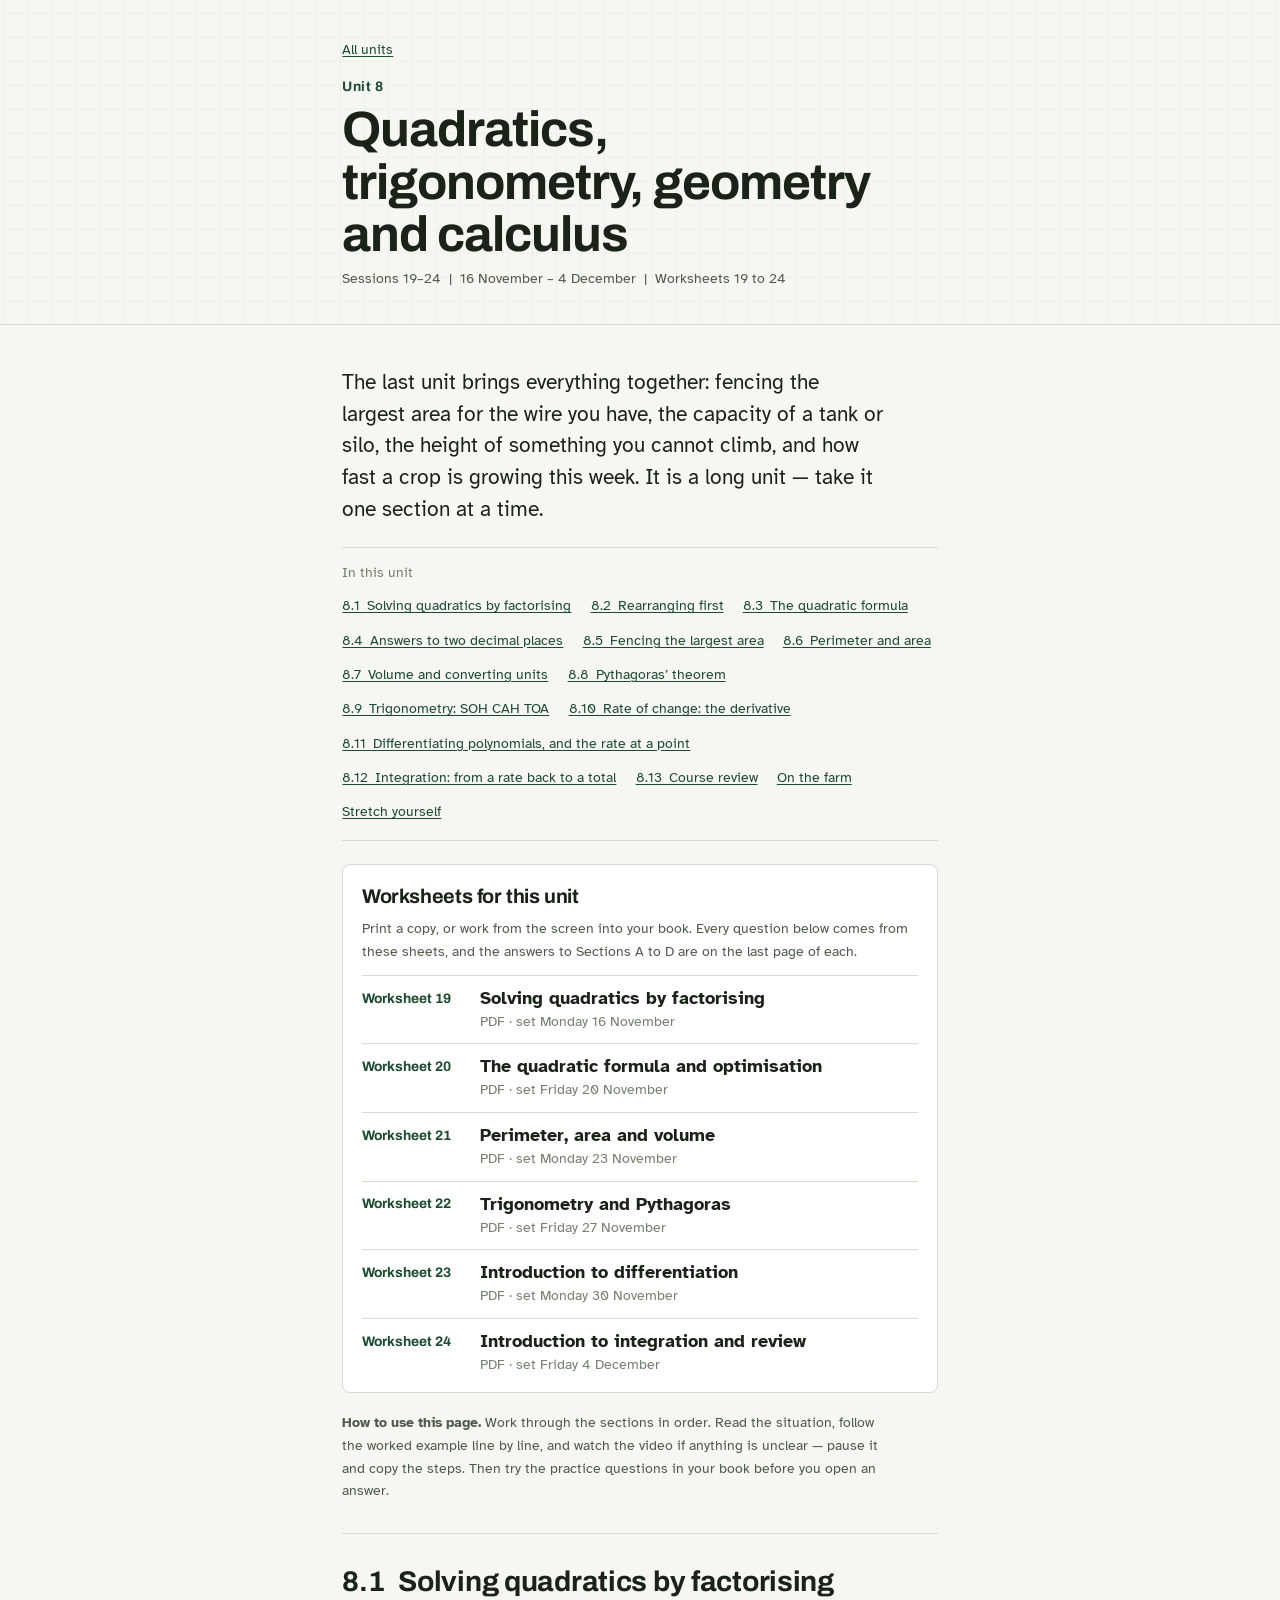
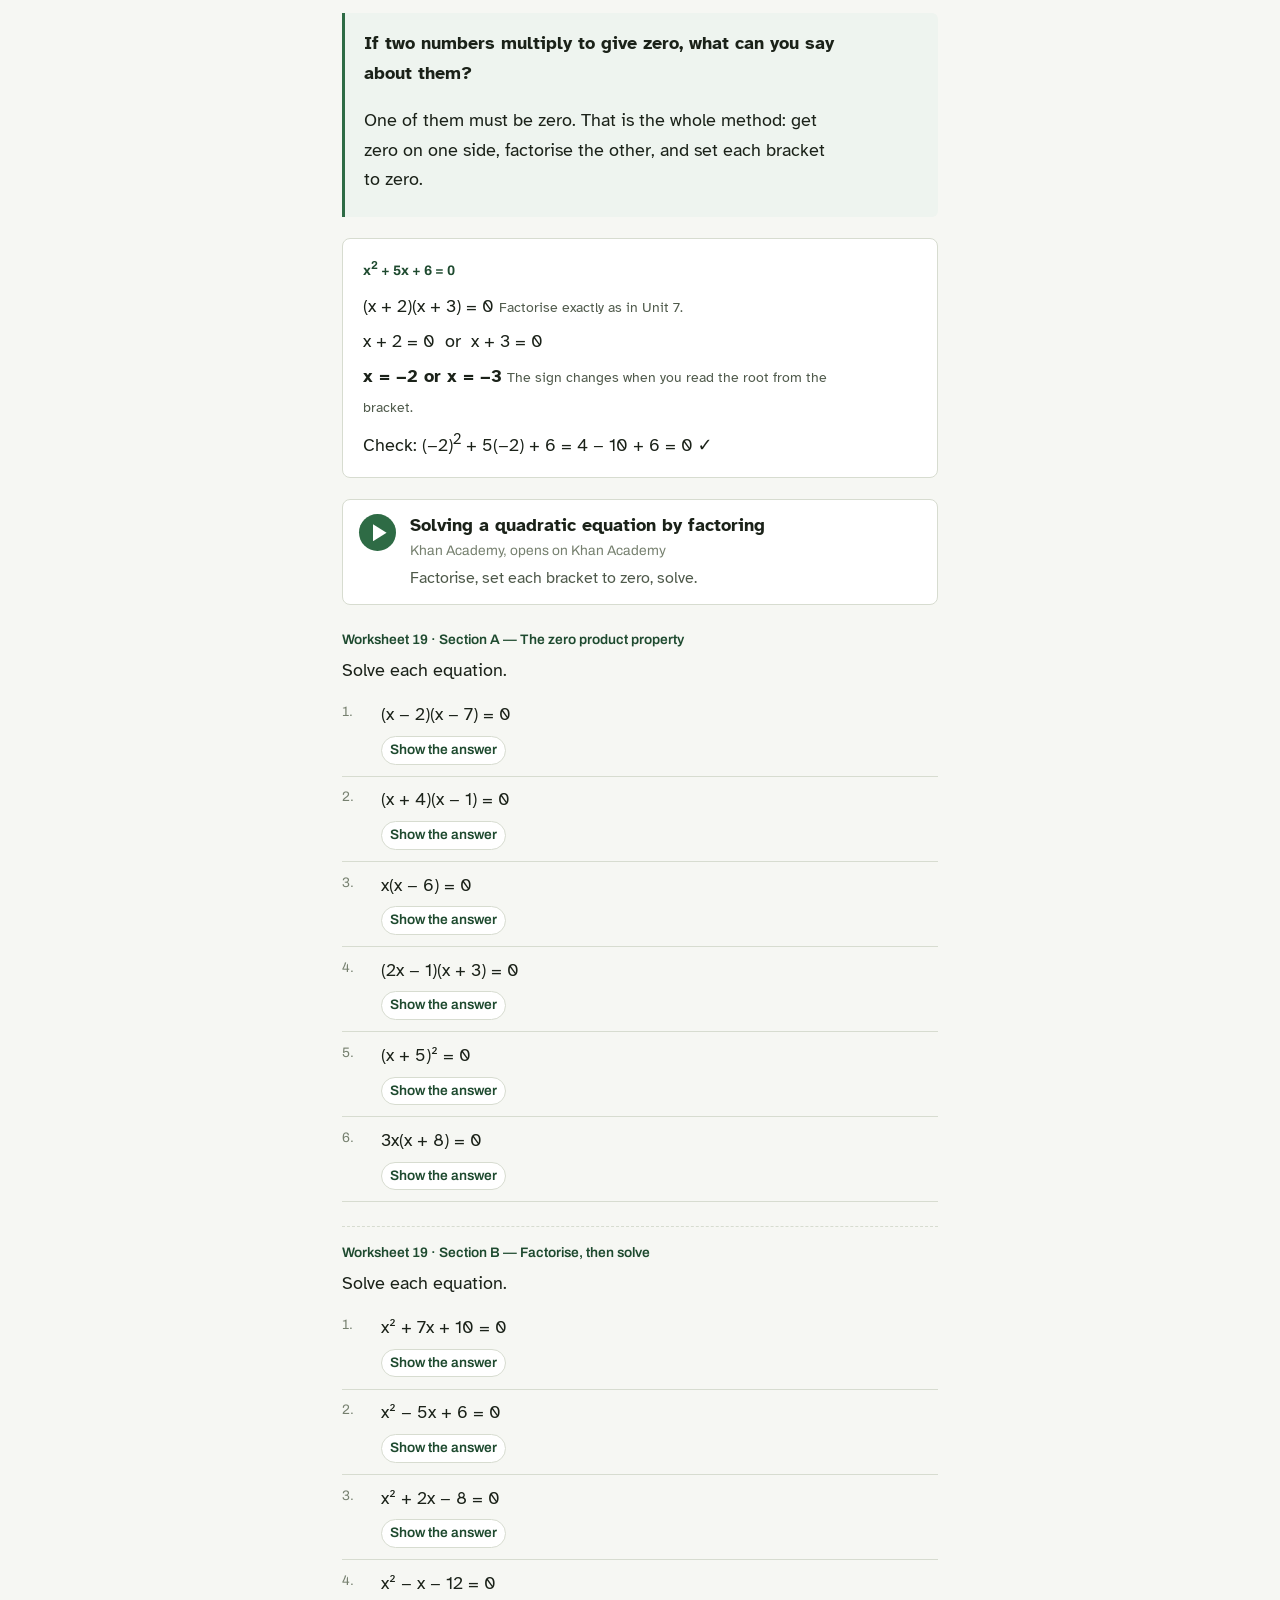
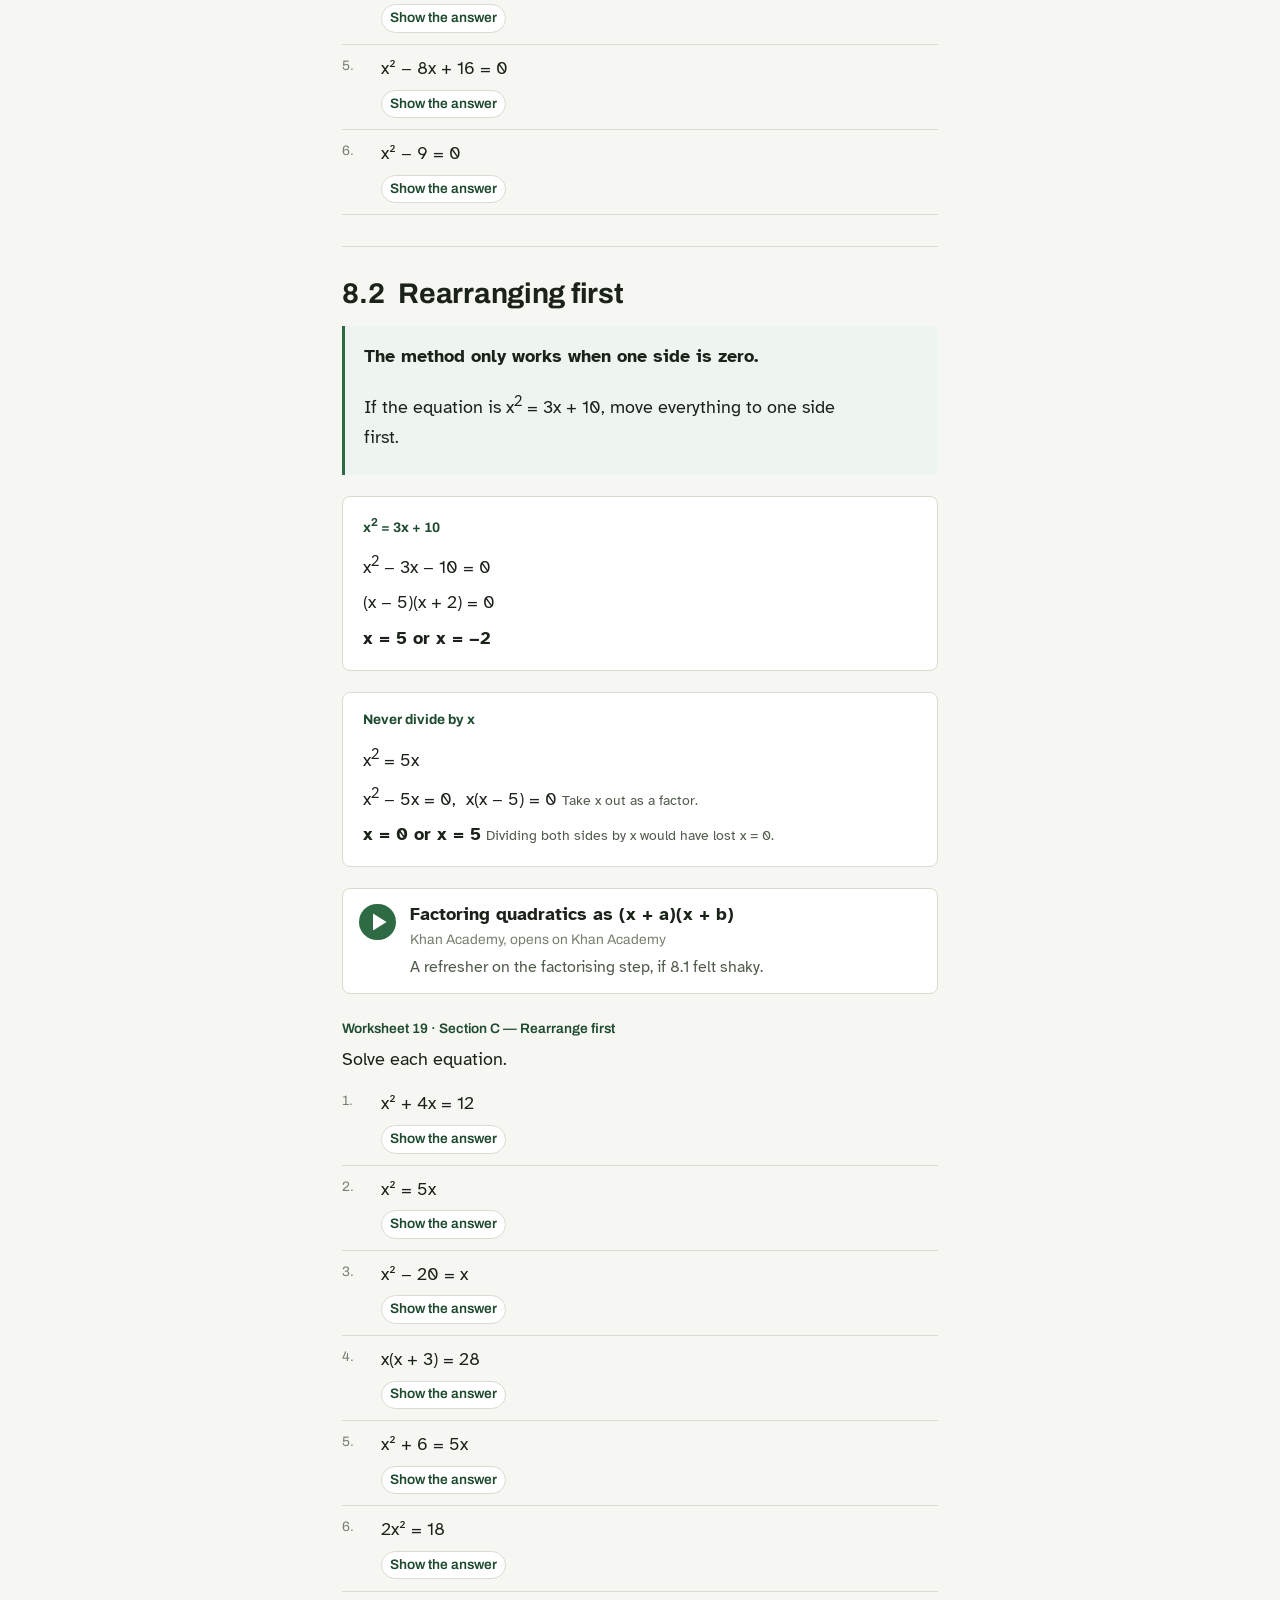
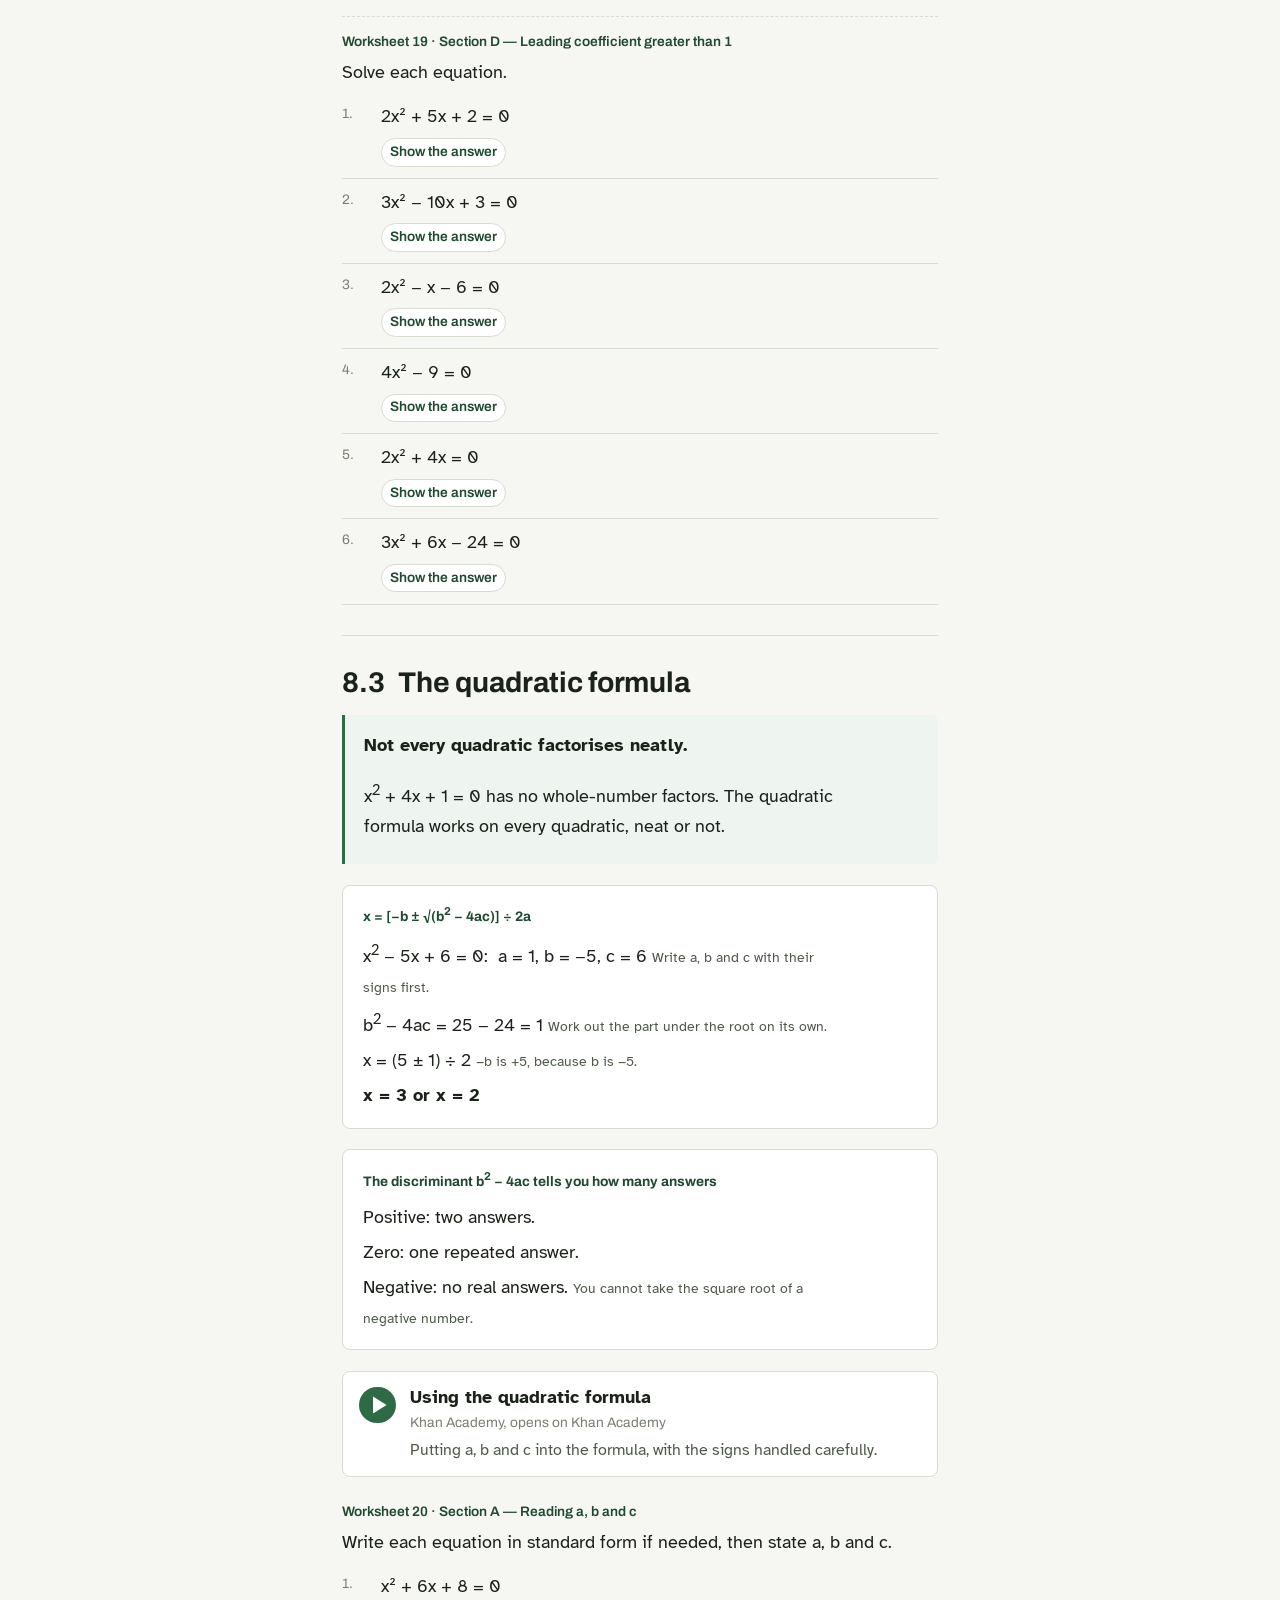
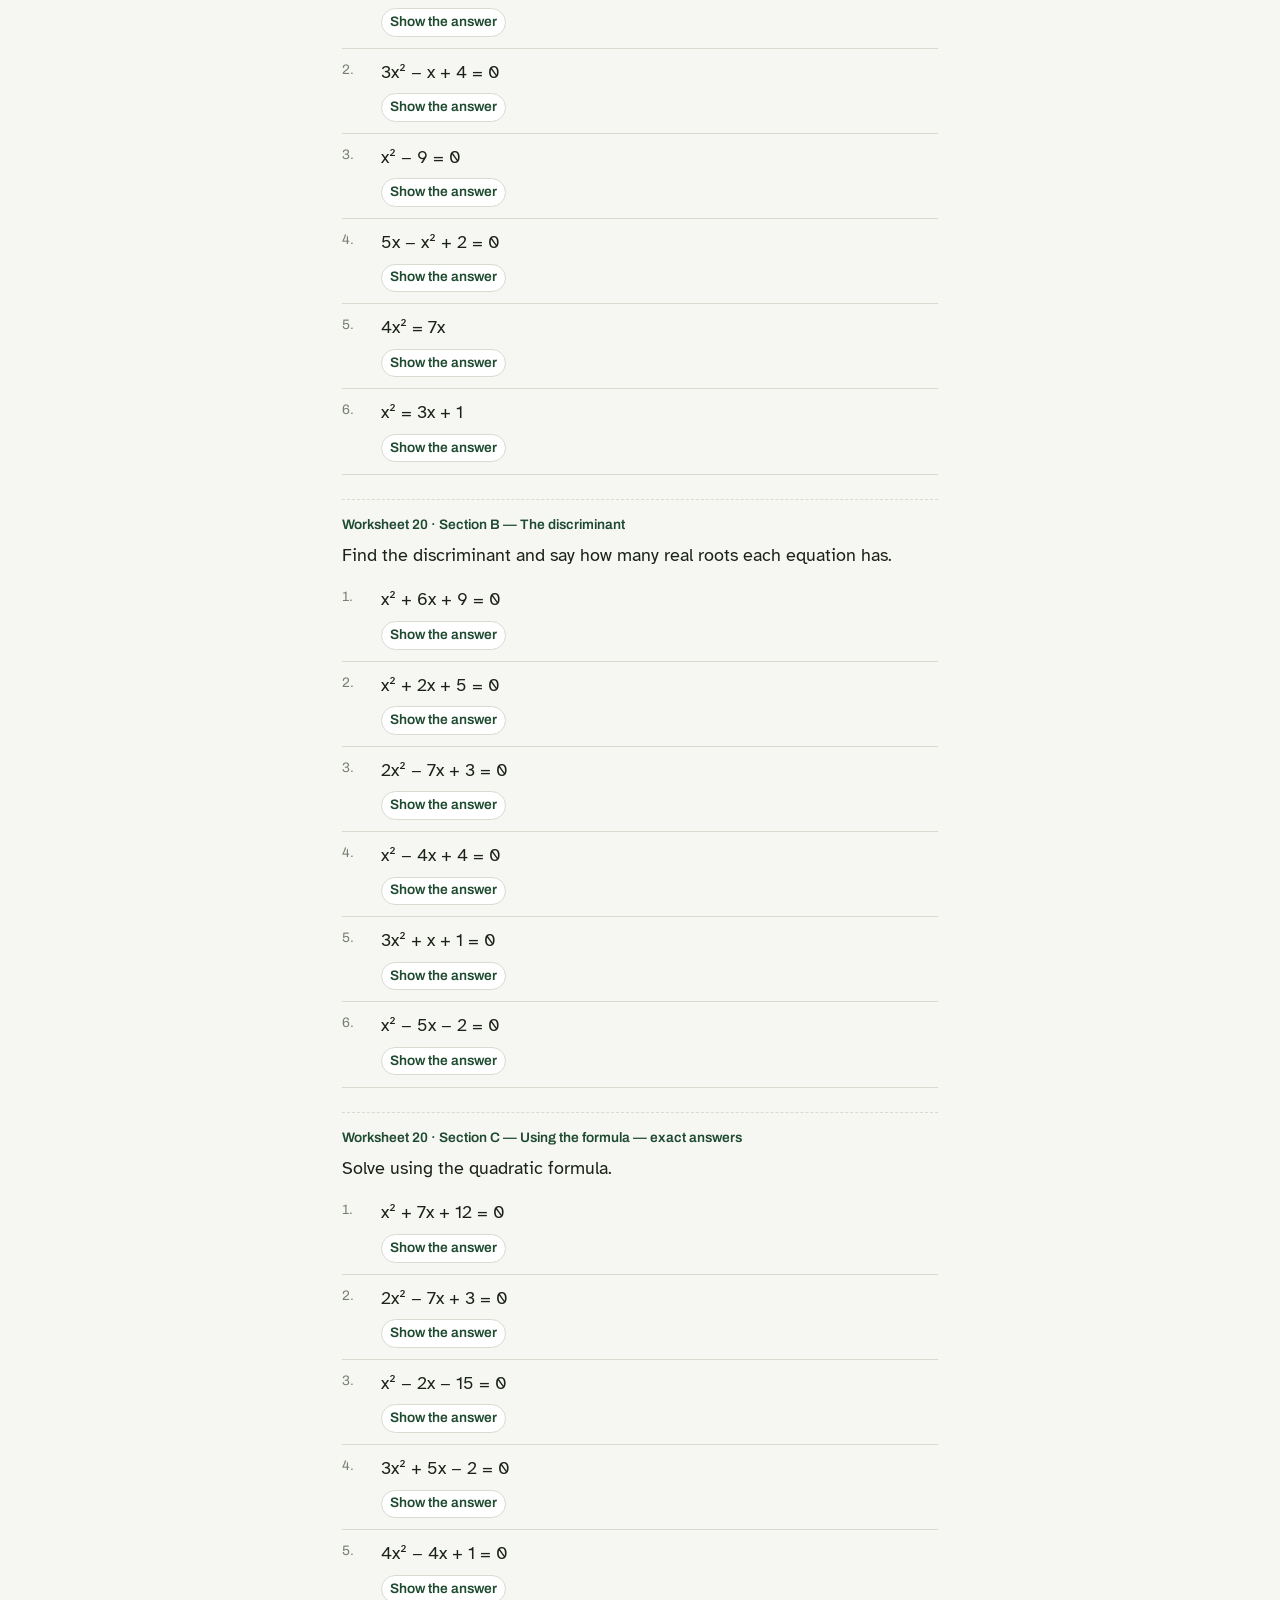
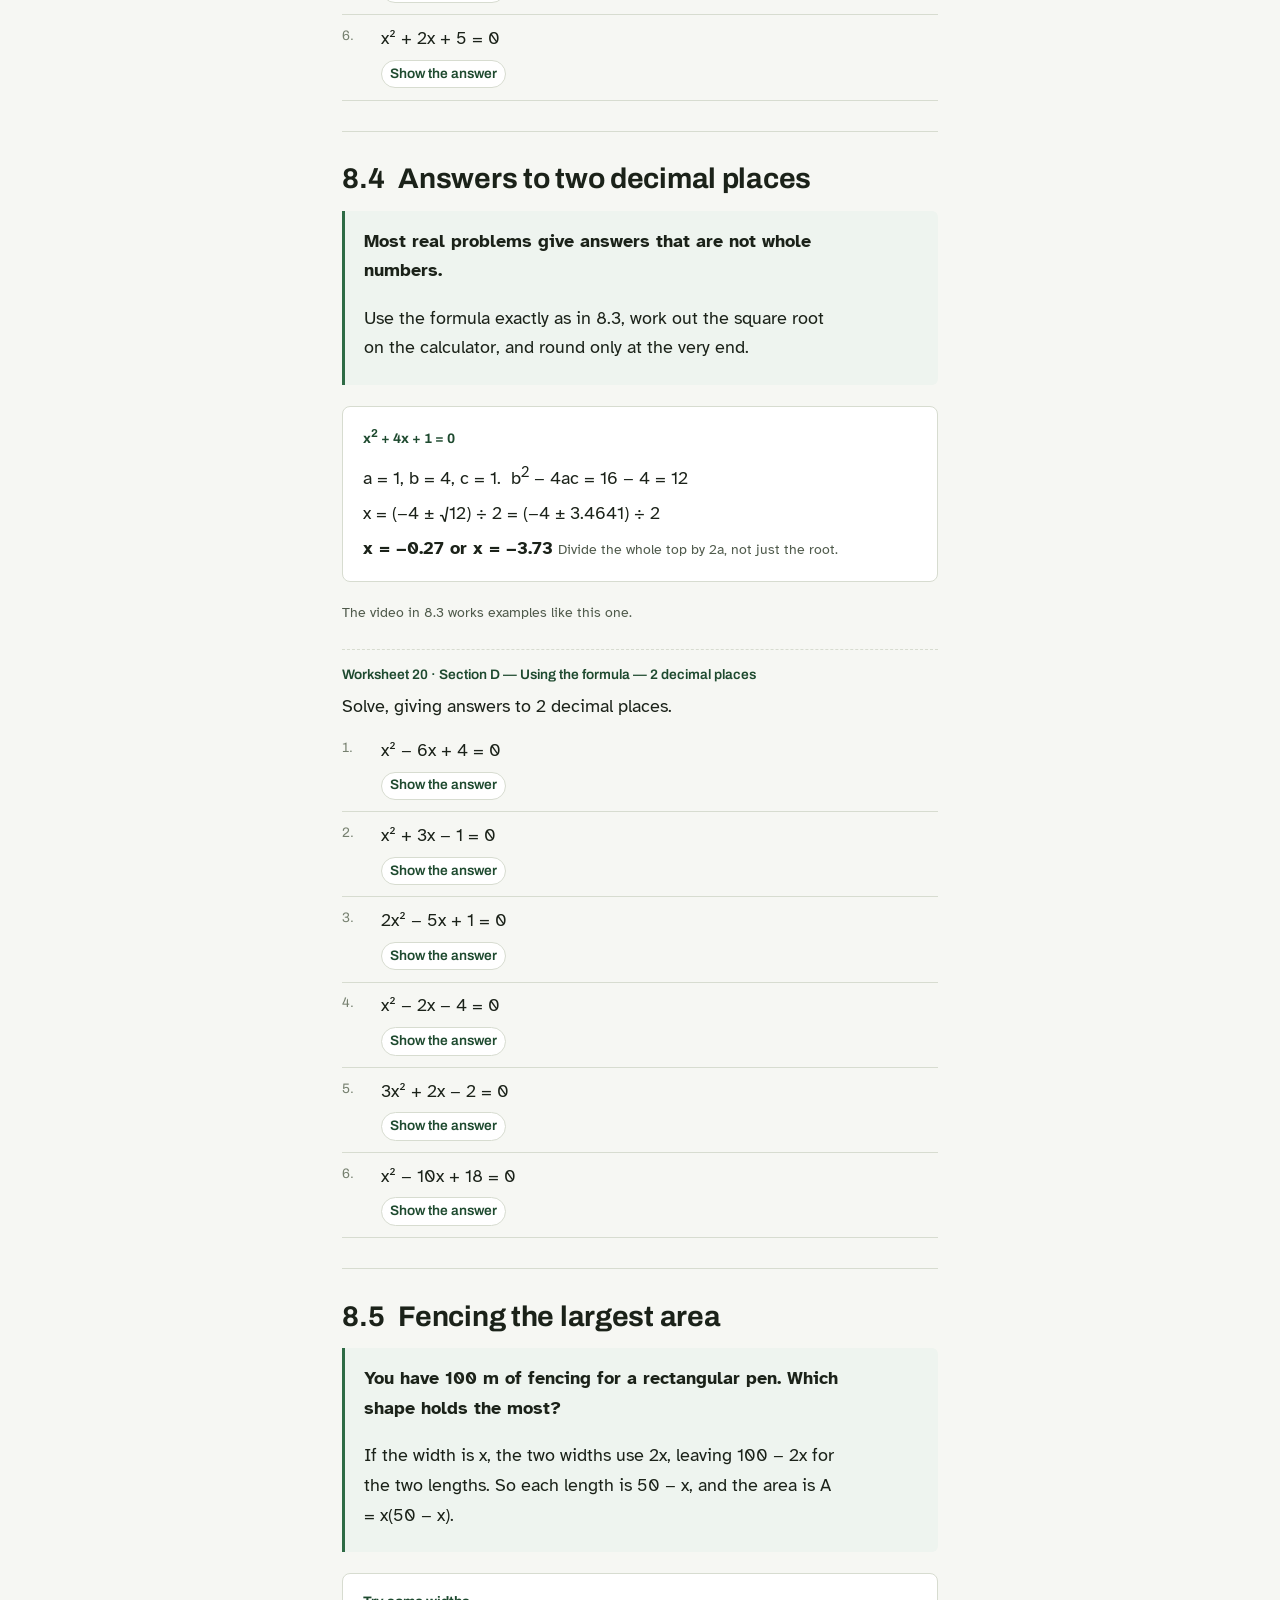
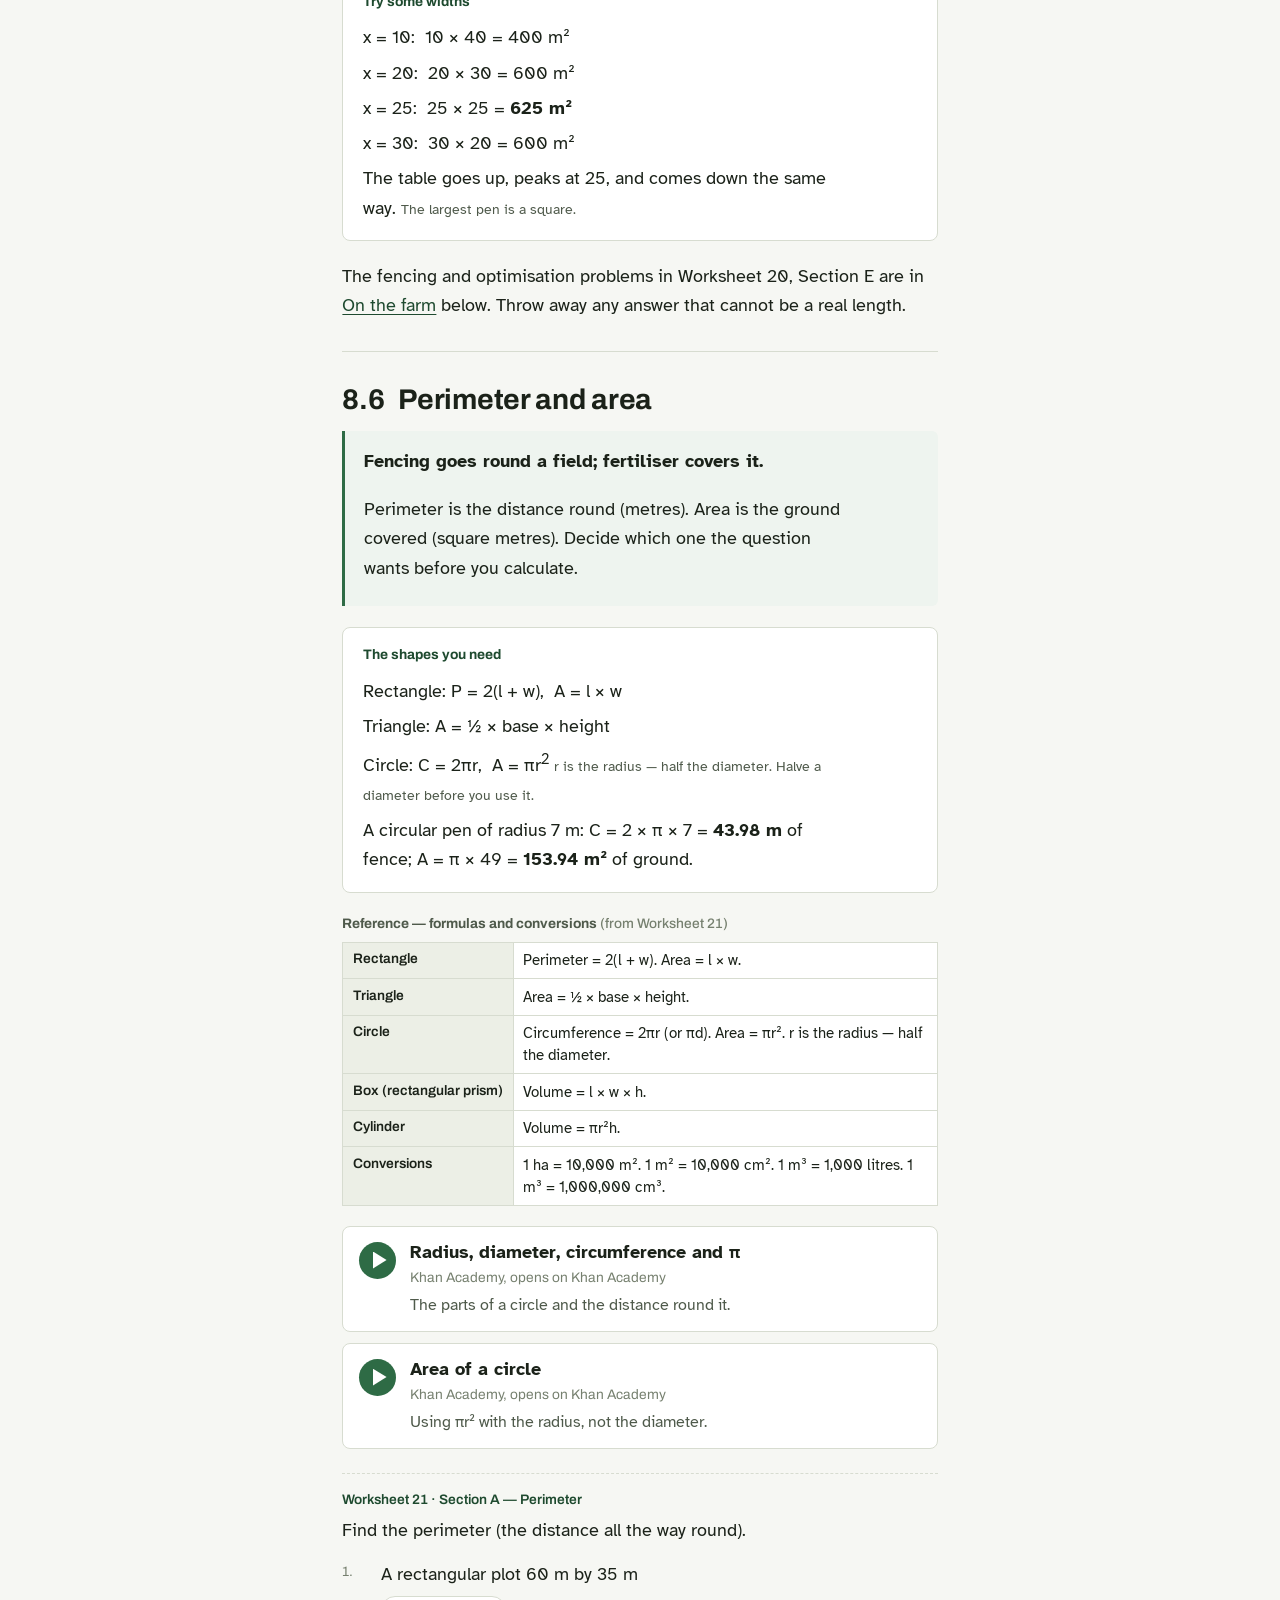
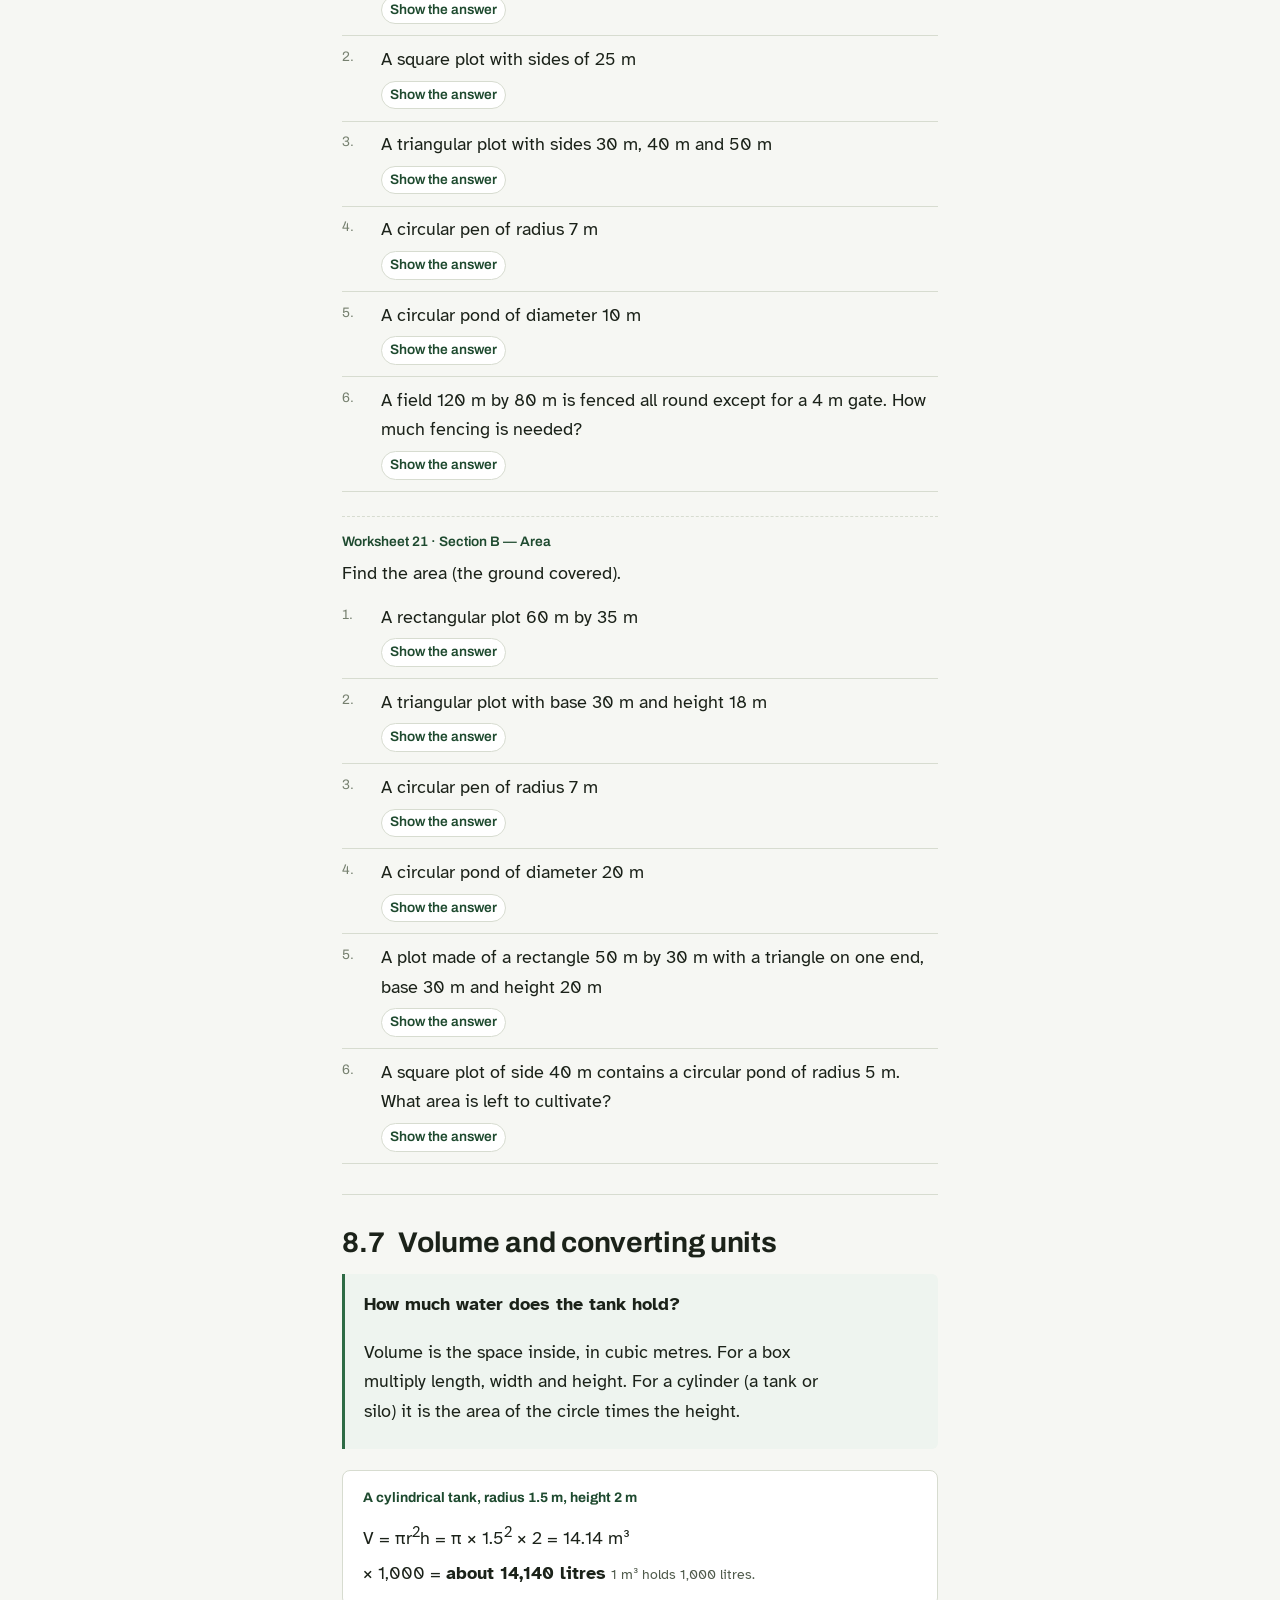
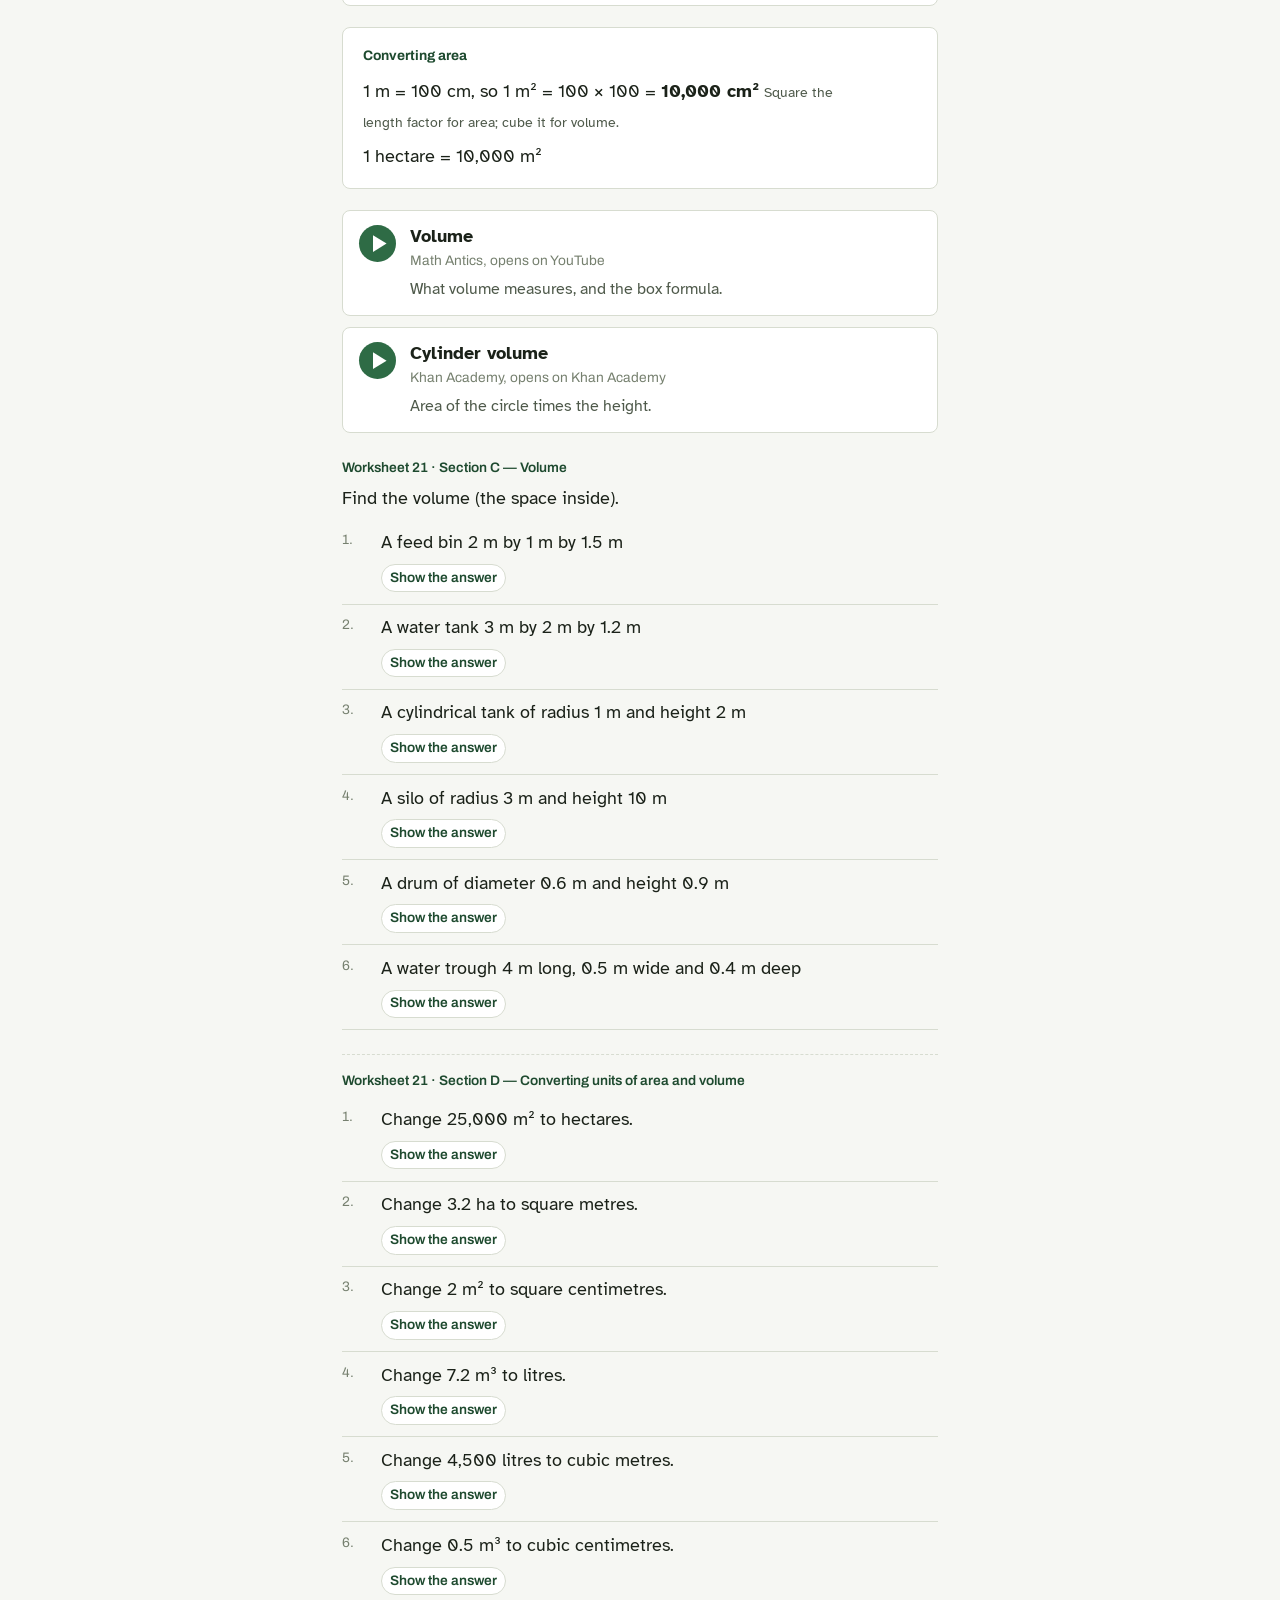
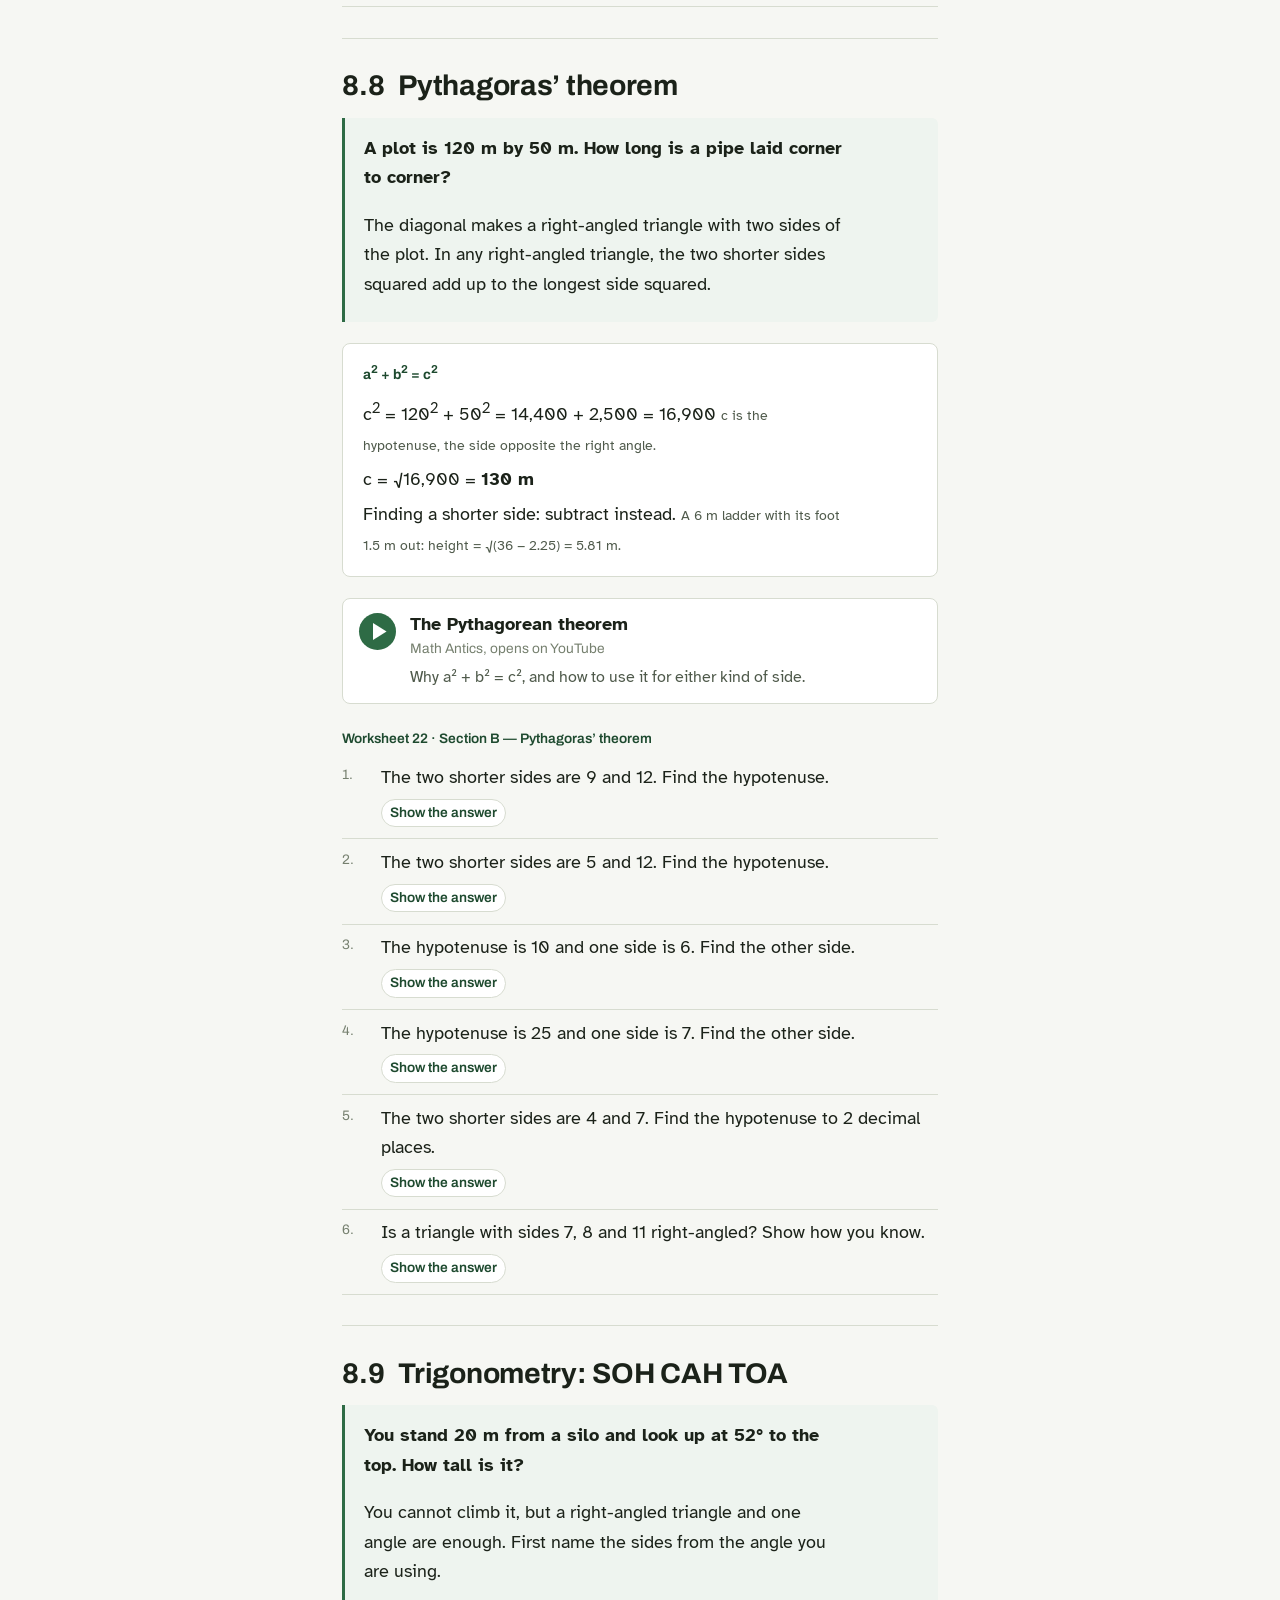
<file: unit-08.html>
<!DOCTYPE html>
<html lang="en">
<head>
<meta charset="utf-8">
<meta name="viewport" content="width=device-width, initial-scale=1">
<title>Unit 8 — Quadratics, trigonometry, geometry and calculus | MAT1001</title>
<meta name="description" content="Unit 8 of MAT1001 College Algebra: solving quadratic equations, the quadratic formula and optimisation, perimeter, area and volume, Pythagoras and trigonometry, and a first look at differentiation and integration.">
<link rel="preconnect" href="https://fonts.googleapis.com">
<link rel="preconnect" href="https://fonts.gstatic.com" crossorigin>
<link href="https://fonts.googleapis.com/css2?family=Archivo:wght@500;600;700&family=Atkinson+Hyperlegible:ital,wght@0,400;0,700;1,400&display=swap" rel="stylesheet">
<link rel="stylesheet" href="styles.css">
</head>
<body>

<header class="masthead">
  <div class="wrap">
    <a class="backlink" href="index.html">All units</a>
    <p class="course-code">Unit 8</p>
    <h1>Quadratics, trigonometry, geometry and calculus</h1>
    <p class="school">Sessions 19&ndash;24 &nbsp;|&nbsp; 16 November &ndash; 4 December &nbsp;|&nbsp; Worksheets 19 to 24</p>
  </div>
</header>

<main>
  <section class="page-section">
    <div class="wrap">

<p class="lead unit-lead">The last unit brings everything together: fencing the largest area for the wire you have, the capacity of a tank or silo, the height of something you cannot climb, and how fast a crop is growing this week. It is a long unit &mdash; take it one section at a time.</p>
<nav class="contents" aria-label="In this unit"><p>In this unit</p><ul><li><a href="#t8-1">8.1&ensp;Solving quadratics by factorising</a></li><li><a href="#t8-2">8.2&ensp;Rearranging first</a></li><li><a href="#t8-3">8.3&ensp;The quadratic formula</a></li><li><a href="#t8-4">8.4&ensp;Answers to two decimal places</a></li><li><a href="#t8-5">8.5&ensp;Fencing the largest area</a></li><li><a href="#t8-6">8.6&ensp;Perimeter and area</a></li><li><a href="#t8-7">8.7&ensp;Volume and converting units</a></li><li><a href="#t8-8">8.8&ensp;Pythagoras’ theorem</a></li><li><a href="#t8-9">8.9&ensp;Trigonometry: SOH CAH TOA</a></li><li><a href="#t8-10">8.10&ensp;Rate of change: the derivative</a></li><li><a href="#t8-11">8.11&ensp;Differentiating polynomials, and the rate at a point</a></li><li><a href="#t8-12">8.12&ensp;Integration: from a rate back to a total</a></li><li><a href="#t8-13">8.13&ensp;Course review</a></li><li><a href="#farm">On the farm</a></li><li><a href="#stretch">Stretch yourself</a></li></ul></nav>
<div class="downloads"><h2>Worksheets for this unit</h2><p>Print a copy, or work from the screen into your book. Every question below comes from these sheets, and the answers to Sections A to D are on the last page of each.</p><ul><li><a class="dl" href="worksheet-19.pdf" target="_blank" rel="noopener"><span class="dl-no">Worksheet 19</span><span class="dl-title">Solving quadratics by factorising</span><span class="dl-meta">PDF &middot; set Monday 16 November</span></a></li><li><a class="dl" href="worksheet-20.pdf" target="_blank" rel="noopener"><span class="dl-no">Worksheet 20</span><span class="dl-title">The quadratic formula and optimisation</span><span class="dl-meta">PDF &middot; set Friday 20 November</span></a></li><li><a class="dl" href="worksheet-21.pdf" target="_blank" rel="noopener"><span class="dl-no">Worksheet 21</span><span class="dl-title">Perimeter, area and volume</span><span class="dl-meta">PDF &middot; set Monday 23 November</span></a></li><li><a class="dl" href="worksheet-22.pdf" target="_blank" rel="noopener"><span class="dl-no">Worksheet 22</span><span class="dl-title">Trigonometry and Pythagoras</span><span class="dl-meta">PDF &middot; set Friday 27 November</span></a></li><li><a class="dl" href="worksheet-23.pdf" target="_blank" rel="noopener"><span class="dl-no">Worksheet 23</span><span class="dl-title">Introduction to differentiation</span><span class="dl-meta">PDF &middot; set Monday 30 November</span></a></li><li><a class="dl" href="worksheet-24.pdf" target="_blank" rel="noopener"><span class="dl-no">Worksheet 24</span><span class="dl-title">Introduction to integration and review</span><span class="dl-meta">PDF &middot; set Friday 4 December</span></a></li></ul></div>
<p class="howto"><strong>How to use this page.</strong> Work through the sections in order. Read the situation, follow the worked example line by line, and watch the video if anything is unclear &mdash; pause it and copy the steps. Then try the practice questions in your book before you open an answer.</p>

<!-- 8.1 -->
<div class="topic" id="t8-1"><h3>8.1&ensp;Solving quadratics by factorising</h3><div class="situation"><p class="ask">If two numbers multiply to give zero, what can you say about them?</p><p>One of them must be zero. That is the whole method: get zero on one side, factorise the other, and set each bracket to zero.</p></div><div class="worked"><h4>x<sup>2</sup> + 5x + 6 = 0</h4><p class="step">(x + 2)(x + 3) = 0 <span class="because">Factorise exactly as in Unit 7.</span></p><p class="step">x + 2 = 0 &nbsp;or&nbsp; x + 3 = 0</p><p class="step"><strong>x = &minus;2 or x = &minus;3</strong> <span class="because">The sign changes when you read the root from the bracket.</span></p><p class="step">Check: (&minus;2)<sup>2</sup> + 5(&minus;2) + 6 = 4 &minus; 10 + 6 = 0 ✓</p></div><a class="watch" href="https://www.khanacademy.org/v/example-1-solving-a-quadratic-equation-by-factoring" target="_blank" rel="noopener"><span class="play" aria-hidden="true"></span><span class="watch-body"><span class="watch-title">Solving a quadratic equation by factoring</span><span class="watch-meta">Khan Academy, opens on Khan Academy</span><span class="watch-why">Factorise, set each bracket to zero, solve.</span></span></a><p class="from">Worksheet 19 &middot; Section A &mdash; The zero product property</p><p class="lead-in">Solve each equation.</p><ol class="practice"><li><p class="ask">(x − 2)(x − 7) = 0</p><details class="answer"><summary>Show the answer</summary><p class="reveal">x = 2 or x = 7</p></details></li><li><p class="ask">(x + 4)(x − 1) = 0</p><details class="answer"><summary>Show the answer</summary><p class="reveal">x = −4 or x = 1</p></details></li><li><p class="ask">x(x − 6) = 0</p><details class="answer"><summary>Show the answer</summary><p class="reveal">x = 0 or x = 6</p></details></li><li><p class="ask">(2x − 1)(x + 3) = 0</p><details class="answer"><summary>Show the answer</summary><p class="reveal">x = ½ or x = −3</p></details></li><li><p class="ask">(x + 5)² = 0</p><details class="answer"><summary>Show the answer</summary><p class="reveal">x = −5 <span class="note">&mdash; a repeated root — one answer</span></p></details></li><li><p class="ask">3x(x + 8) = 0</p><details class="answer"><summary>Show the answer</summary><p class="reveal">x = 0 or x = −8</p></details></li></ol><p class="from">Worksheet 19 &middot; Section B &mdash; Factorise, then solve</p><p class="lead-in">Solve each equation.</p><ol class="practice"><li><p class="ask">x² + 7x + 10 = 0</p><details class="answer"><summary>Show the answer</summary><p class="reveal">x = −2 or x = −5</p></details></li><li><p class="ask">x² − 5x + 6 = 0</p><details class="answer"><summary>Show the answer</summary><p class="reveal">x = 2 or x = 3</p></details></li><li><p class="ask">x² + 2x − 8 = 0</p><details class="answer"><summary>Show the answer</summary><p class="reveal">x = 2 or x = −4</p></details></li><li><p class="ask">x² − x − 12 = 0</p><details class="answer"><summary>Show the answer</summary><p class="reveal">x = 4 or x = −3</p></details></li><li><p class="ask">x² − 8x + 16 = 0</p><details class="answer"><summary>Show the answer</summary><p class="reveal">x = 4 <span class="note">&mdash; repeated root</span></p></details></li><li><p class="ask">x² − 9 = 0</p><details class="answer"><summary>Show the answer</summary><p class="reveal">x = 3 or x = −3</p></details></li></ol></div>

<!-- 8.2 -->
<div class="topic" id="t8-2"><h3>8.2&ensp;Rearranging first</h3><div class="situation"><p class="ask">The method only works when one side is zero.</p><p>If the equation is x<sup>2</sup> = 3x + 10, move everything to one side first.</p></div><div class="worked"><h4>x<sup>2</sup> = 3x + 10</h4><p class="step">x<sup>2</sup> &minus; 3x &minus; 10 = 0</p><p class="step">(x &minus; 5)(x + 2) = 0</p><p class="step"><strong>x = 5 or x = &minus;2</strong></p></div><div class="worked"><h4>Never divide by x</h4><p class="step">x<sup>2</sup> = 5x</p><p class="step">x<sup>2</sup> &minus; 5x = 0, &nbsp;x(x &minus; 5) = 0 <span class="because">Take x out as a factor.</span></p><p class="step"><strong>x = 0 or x = 5</strong> <span class="because">Dividing both sides by x would have lost x = 0.</span></p></div><a class="watch" href="https://www.khanacademy.org/math/algebra/x2f8bb11595b61c86:quadratics-multiplying-factoring/x2f8bb11595b61c86:factor-quadratics-intro/v/factoring-simple-quadratic-expression" target="_blank" rel="noopener"><span class="play" aria-hidden="true"></span><span class="watch-body"><span class="watch-title">Factoring quadratics as (x + a)(x + b)</span><span class="watch-meta">Khan Academy, opens on Khan Academy</span><span class="watch-why">A refresher on the factorising step, if 8.1 felt shaky.</span></span></a><p class="from">Worksheet 19 &middot; Section C &mdash; Rearrange first</p><p class="lead-in">Solve each equation.</p><ol class="practice"><li><p class="ask">x² + 4x = 12</p><details class="answer"><summary>Show the answer</summary><p class="reveal">x = −6 or x = 2</p></details></li><li><p class="ask">x² = 5x</p><details class="answer"><summary>Show the answer</summary><p class="reveal">x = 0 or x = 5 <span class="note">&mdash; do not divide by x</span></p></details></li><li><p class="ask">x² − 20 = x</p><details class="answer"><summary>Show the answer</summary><p class="reveal">x = 5 or x = −4</p></details></li><li><p class="ask">x(x + 3) = 28</p><details class="answer"><summary>Show the answer</summary><p class="reveal">x = −7 or x = 4</p></details></li><li><p class="ask">x² + 6 = 5x</p><details class="answer"><summary>Show the answer</summary><p class="reveal">x = 2 or x = 3</p></details></li><li><p class="ask">2x² = 18</p><details class="answer"><summary>Show the answer</summary><p class="reveal">x = 3 or x = −3</p></details></li></ol><p class="from">Worksheet 19 &middot; Section D &mdash; Leading coefficient greater than 1</p><p class="lead-in">Solve each equation.</p><ol class="practice"><li><p class="ask">2x² + 5x + 2 = 0</p><details class="answer"><summary>Show the answer</summary><p class="reveal">x = −½ or x = −2</p></details></li><li><p class="ask">3x² − 10x + 3 = 0</p><details class="answer"><summary>Show the answer</summary><p class="reveal">x = ⅓ or x = 3</p></details></li><li><p class="ask">2x² − x − 6 = 0</p><details class="answer"><summary>Show the answer</summary><p class="reveal">x = −3/2 or x = 2</p></details></li><li><p class="ask">4x² − 9 = 0</p><details class="answer"><summary>Show the answer</summary><p class="reveal">x = 3/2 or x = −3/2</p></details></li><li><p class="ask">2x² + 4x = 0</p><details class="answer"><summary>Show the answer</summary><p class="reveal">x = 0 or x = −2</p></details></li><li><p class="ask">3x² + 6x − 24 = 0</p><details class="answer"><summary>Show the answer</summary><p class="reveal">x = −4 or x = 2 <span class="note">&mdash; take out 3 first</span></p></details></li></ol></div>

<!-- 8.3 -->
<div class="topic" id="t8-3"><h3>8.3&ensp;The quadratic formula</h3><div class="situation"><p class="ask">Not every quadratic factorises neatly.</p><p>x<sup>2</sup> + 4x + 1 = 0 has no whole-number factors. The quadratic formula works on every quadratic, neat or not.</p></div><div class="worked"><h4>x = [&minus;b &plusmn; &radic;(b<sup>2</sup> &minus; 4ac)] &divide; 2a</h4><p class="step">x<sup>2</sup> &minus; 5x + 6 = 0: &nbsp;a = 1, b = &minus;5, c = 6 <span class="because">Write a, b and c with their signs first.</span></p><p class="step">b<sup>2</sup> &minus; 4ac = 25 &minus; 24 = 1 <span class="because">Work out the part under the root on its own.</span></p><p class="step">x = (5 &plusmn; 1) &divide; 2 <span class="because">&minus;b is +5, because b is &minus;5.</span></p><p class="step"><strong>x = 3 or x = 2</strong></p></div><div class="worked"><h4>The discriminant b<sup>2</sup> &minus; 4ac tells you how many answers</h4><p class="step">Positive: two answers.</p><p class="step">Zero: one repeated answer.</p><p class="step">Negative: no real answers. <span class="because">You cannot take the square root of a negative number.</span></p></div><a class="watch" href="https://www.khanacademy.org/v/using-the-quadratic-formula" target="_blank" rel="noopener"><span class="play" aria-hidden="true"></span><span class="watch-body"><span class="watch-title">Using the quadratic formula</span><span class="watch-meta">Khan Academy, opens on Khan Academy</span><span class="watch-why">Putting a, b and c into the formula, with the signs handled carefully.</span></span></a><p class="from">Worksheet 20 &middot; Section A &mdash; Reading a, b and c</p><p class="lead-in">Write each equation in standard form if needed, then state a, b and c.</p><ol class="practice"><li><p class="ask">x² + 6x + 8 = 0</p><details class="answer"><summary>Show the answer</summary><p class="reveal">a = 1, b = 6, c = 8</p></details></li><li><p class="ask">3x² − x + 4 = 0</p><details class="answer"><summary>Show the answer</summary><p class="reveal">a = 3, b = −1, c = 4</p></details></li><li><p class="ask">x² − 9 = 0</p><details class="answer"><summary>Show the answer</summary><p class="reveal">a = 1, b = 0, c = −9</p></details></li><li><p class="ask">5x − x² + 2 = 0</p><details class="answer"><summary>Show the answer</summary><p class="reveal">a = −1, b = 5, c = 2 <span class="note">&mdash; rewrite as −x² + 5x + 2 = 0</span></p></details></li><li><p class="ask">4x² = 7x</p><details class="answer"><summary>Show the answer</summary><p class="reveal">a = 4, b = −7, c = 0</p></details></li><li><p class="ask">x² = 3x + 1</p><details class="answer"><summary>Show the answer</summary><p class="reveal">a = 1, b = −3, c = −1</p></details></li></ol><p class="from">Worksheet 20 &middot; Section B &mdash; The discriminant</p><p class="lead-in">Find the discriminant and say how many real roots each equation has.</p><ol class="practice"><li><p class="ask">x² + 6x + 9 = 0</p><details class="answer"><summary>Show the answer</summary><p class="reveal">0 — one repeated root</p></details></li><li><p class="ask">x² + 2x + 5 = 0</p><details class="answer"><summary>Show the answer</summary><p class="reveal">−16 — no real roots</p></details></li><li><p class="ask">2x² − 7x + 3 = 0</p><details class="answer"><summary>Show the answer</summary><p class="reveal">25 — two real roots</p></details></li><li><p class="ask">x² − 4x + 4 = 0</p><details class="answer"><summary>Show the answer</summary><p class="reveal">0 — one repeated root</p></details></li><li><p class="ask">3x² + x + 1 = 0</p><details class="answer"><summary>Show the answer</summary><p class="reveal">−11 — no real roots</p></details></li><li><p class="ask">x² − 5x − 2 = 0</p><details class="answer"><summary>Show the answer</summary><p class="reveal">33 — two real roots</p></details></li></ol><p class="from">Worksheet 20 &middot; Section C &mdash; Using the formula — exact answers</p><p class="lead-in">Solve using the quadratic formula.</p><ol class="practice"><li><p class="ask">x² + 7x + 12 = 0</p><details class="answer"><summary>Show the answer</summary><p class="reveal">x = −3 or x = −4</p></details></li><li><p class="ask">2x² − 7x + 3 = 0</p><details class="answer"><summary>Show the answer</summary><p class="reveal">x = 3 or x = ½</p></details></li><li><p class="ask">x² − 2x − 15 = 0</p><details class="answer"><summary>Show the answer</summary><p class="reveal">x = 5 or x = −3</p></details></li><li><p class="ask">3x² + 5x − 2 = 0</p><details class="answer"><summary>Show the answer</summary><p class="reveal">x = ⅓ or x = −2</p></details></li><li><p class="ask">4x² − 4x + 1 = 0</p><details class="answer"><summary>Show the answer</summary><p class="reveal">x = ½ <span class="note">&mdash; repeated root</span></p></details></li><li><p class="ask">x² + 2x + 5 = 0</p><details class="answer"><summary>Show the answer</summary><p class="reveal">No real roots <span class="note">&mdash; the discriminant is negative</span></p></details></li></ol></div>

<!-- 8.4 -->
<div class="topic" id="t8-4"><h3>8.4&ensp;Answers to two decimal places</h3><div class="situation"><p class="ask">Most real problems give answers that are not whole numbers.</p><p>Use the formula exactly as in 8.3, work out the square root on the calculator, and round only at the very end.</p></div><div class="worked"><h4>x<sup>2</sup> + 4x + 1 = 0</h4><p class="step">a = 1, b = 4, c = 1. &nbsp;b<sup>2</sup> &minus; 4ac = 16 &minus; 4 = 12</p><p class="step">x = (&minus;4 &plusmn; &radic;12) &divide; 2 = (&minus;4 &plusmn; 3.4641) &divide; 2</p><p class="step"><strong>x = &minus;0.27 or x = &minus;3.73</strong> <span class="because">Divide the whole top by 2a, not just the root.</span></p></div><p class="aside">The video in 8.3 works examples like this one.</p><p class="from">Worksheet 20 &middot; Section D &mdash; Using the formula — 2 decimal places</p><p class="lead-in">Solve, giving answers to 2 decimal places.</p><ol class="practice"><li><p class="ask">x² − 6x + 4 = 0</p><details class="answer"><summary>Show the answer</summary><p class="reveal">x = 5.24 or x = 0.76</p></details></li><li><p class="ask">x² + 3x − 1 = 0</p><details class="answer"><summary>Show the answer</summary><p class="reveal">x = 0.30 or x = −3.30</p></details></li><li><p class="ask">2x² − 5x + 1 = 0</p><details class="answer"><summary>Show the answer</summary><p class="reveal">x = 2.28 or x = 0.22</p></details></li><li><p class="ask">x² − 2x − 4 = 0</p><details class="answer"><summary>Show the answer</summary><p class="reveal">x = 3.24 or x = −1.24</p></details></li><li><p class="ask">3x² + 2x − 2 = 0</p><details class="answer"><summary>Show the answer</summary><p class="reveal">x = 0.55 or x = −1.22</p></details></li><li><p class="ask">x² − 10x + 18 = 0</p><details class="answer"><summary>Show the answer</summary><p class="reveal">x = 7.65 or x = 2.35</p></details></li></ol></div>

<!-- 8.5 -->
<div class="topic" id="t8-5"><h3>8.5&ensp;Fencing the largest area</h3><div class="situation"><p class="ask">You have 100&nbsp;m of fencing for a rectangular pen. Which shape holds the most?</p><p>If the width is x, the two widths use 2x, leaving 100 &minus; 2x for the two lengths. So each length is 50 &minus; x, and the area is A = x(50 &minus; x).</p></div><div class="worked"><h4>Try some widths</h4><p class="step">x = 10: &nbsp;10 &times; 40 = 400&nbsp;m²</p><p class="step">x = 20: &nbsp;20 &times; 30 = 600&nbsp;m²</p><p class="step">x = 25: &nbsp;25 &times; 25 = <strong>625&nbsp;m²</strong></p><p class="step">x = 30: &nbsp;30 &times; 20 = 600&nbsp;m²</p><p class="step">The table goes up, peaks at 25, and comes down the same way. <span class="because">The largest pen is a square.</span></p></div><p>The fencing and optimisation problems in Worksheet 20, Section E are in <a href="#farm">On the farm</a> below. Throw away any answer that cannot be a real length.</p></div>

<!-- 8.6 -->
<div class="topic" id="t8-6"><h3>8.6&ensp;Perimeter and area</h3><div class="situation"><p class="ask">Fencing goes round a field; fertiliser covers it.</p><p>Perimeter is the distance round (metres). Area is the ground covered (square metres). Decide which one the question wants before you calculate.</p></div><div class="worked"><h4>The shapes you need</h4><p class="step">Rectangle: P = 2(l + w), &nbsp;A = l &times; w</p><p class="step">Triangle: A = &frac12; &times; base &times; height</p><p class="step">Circle: C = 2&pi;r, &nbsp;A = &pi;r<sup>2</sup> <span class="because">r is the radius &mdash; half the diameter. Halve a diameter before you use it.</span></p><p class="step">A circular pen of radius 7&nbsp;m: C = 2 &times; &pi; &times; 7 = <strong>43.98&nbsp;m</strong> of fence; A = &pi; &times; 49 = <strong>153.94&nbsp;m²</strong> of ground.</p></div><p class="ref-title">Reference — formulas and conversions <span>(from Worksheet 21)</span></p><div class="tablewrap"><table class="ref"><tr><th scope="row">Rectangle</th><td>Perimeter = 2(l + w).  Area = l × w.</td></tr><tr><th scope="row">Triangle</th><td>Area = ½ × base × height.</td></tr><tr><th scope="row">Circle</th><td>Circumference = 2πr (or πd).  Area = πr².  r is the radius — half the diameter.</td></tr><tr><th scope="row">Box (rectangular prism)</th><td>Volume = l × w × h.</td></tr><tr><th scope="row">Cylinder</th><td>Volume = πr²h.</td></tr><tr><th scope="row">Conversions</th><td>1 ha = 10,000 m².   1 m² = 10,000 cm².   1 m³ = 1,000 litres.   1 m³ = 1,000,000 cm³.</td></tr></table></div><div class="watch-pair"><a class="watch" href="https://en.khanacademy.org/v/circles-radius-diameter-and-circumference" target="_blank" rel="noopener"><span class="play" aria-hidden="true"></span><span class="watch-body"><span class="watch-title">Radius, diameter, circumference and π</span><span class="watch-meta">Khan Academy, opens on Khan Academy</span><span class="watch-why">The parts of a circle and the distance round it.</span></span></a><a class="watch" href="https://en.khanacademy.org/math/geometry/hs-geo-foundations/hs-geo-area/v/area-of-a-circle" target="_blank" rel="noopener"><span class="play" aria-hidden="true"></span><span class="watch-body"><span class="watch-title">Area of a circle</span><span class="watch-meta">Khan Academy, opens on Khan Academy</span><span class="watch-why">Using πr² with the radius, not the diameter.</span></span></a></div><p class="from">Worksheet 21 &middot; Section A &mdash; Perimeter</p><p class="lead-in">Find the perimeter (the distance all the way round).</p><ol class="practice"><li><p class="ask">A rectangular plot 60 m by 35 m</p><details class="answer"><summary>Show the answer</summary><p class="reveal">190 m</p></details></li><li><p class="ask">A square plot with sides of 25 m</p><details class="answer"><summary>Show the answer</summary><p class="reveal">100 m</p></details></li><li><p class="ask">A triangular plot with sides 30 m, 40 m and 50 m</p><details class="answer"><summary>Show the answer</summary><p class="reveal">120 m</p></details></li><li><p class="ask">A circular pen of radius 7 m</p><details class="answer"><summary>Show the answer</summary><p class="reveal">43.98 m</p></details></li><li><p class="ask">A circular pond of diameter 10 m</p><details class="answer"><summary>Show the answer</summary><p class="reveal">31.42 m</p></details></li><li><p class="ask">A field 120 m by 80 m is fenced all round except for a 4 m gate. How much fencing is needed?</p><details class="answer"><summary>Show the answer</summary><p class="reveal">396 m</p></details></li></ol><p class="from">Worksheet 21 &middot; Section B &mdash; Area</p><p class="lead-in">Find the area (the ground covered).</p><ol class="practice"><li><p class="ask">A rectangular plot 60 m by 35 m</p><details class="answer"><summary>Show the answer</summary><p class="reveal">2,100 m²</p></details></li><li><p class="ask">A triangular plot with base 30 m and height 18 m</p><details class="answer"><summary>Show the answer</summary><p class="reveal">270 m²</p></details></li><li><p class="ask">A circular pen of radius 7 m</p><details class="answer"><summary>Show the answer</summary><p class="reveal">153.94 m²</p></details></li><li><p class="ask">A circular pond of diameter 20 m</p><details class="answer"><summary>Show the answer</summary><p class="reveal">314.16 m² <span class="note">&mdash; radius 10 m</span></p></details></li><li><p class="ask">A plot made of a rectangle 50 m by 30 m with a triangle on one end, base 30 m and height 20 m</p><details class="answer"><summary>Show the answer</summary><p class="reveal">1,800 m²</p></details></li><li><p class="ask">A square plot of side 40 m contains a circular pond of radius 5 m. What area is left to cultivate?</p><details class="answer"><summary>Show the answer</summary><p class="reveal">1,521.46 m²</p></details></li></ol></div>

<!-- 8.7 -->
<div class="topic" id="t8-7"><h3>8.7&ensp;Volume and converting units</h3><div class="situation"><p class="ask">How much water does the tank hold?</p><p>Volume is the space inside, in cubic metres. For a box multiply length, width and height. For a cylinder (a tank or silo) it is the area of the circle times the height.</p></div><div class="worked"><h4>A cylindrical tank, radius 1.5&nbsp;m, height 2&nbsp;m</h4><p class="step">V = &pi;r<sup>2</sup>h = &pi; &times; 1.5<sup>2</sup> &times; 2 = 14.14&nbsp;m³</p><p class="step">&times; 1,000 = <strong>about 14,140 litres</strong> <span class="because">1 m³ holds 1,000 litres.</span></p></div><div class="worked"><h4>Converting area</h4><p class="step">1 m = 100 cm, so 1 m² = 100 &times; 100 = <strong>10,000 cm²</strong> <span class="because">Square the length factor for area; cube it for volume.</span></p><p class="step">1 hectare = 10,000 m²</p></div><div class="watch-pair"><a class="watch" href="https://www.youtube.com/watch?v=qJwecTgce6c" target="_blank" rel="noopener"><span class="play" aria-hidden="true"></span><span class="watch-body"><span class="watch-title">Volume</span><span class="watch-meta">Math Antics, opens on YouTube</span><span class="watch-why">What volume measures, and the box formula.</span></span></a><a class="watch" href="https://www.khanacademy.org/v/cylinder-volume-and-surface-area" target="_blank" rel="noopener"><span class="play" aria-hidden="true"></span><span class="watch-body"><span class="watch-title">Cylinder volume</span><span class="watch-meta">Khan Academy, opens on Khan Academy</span><span class="watch-why">Area of the circle times the height.</span></span></a></div><p class="from">Worksheet 21 &middot; Section C &mdash; Volume</p><p class="lead-in">Find the volume (the space inside).</p><ol class="practice"><li><p class="ask">A feed bin 2 m by 1 m by 1.5 m</p><details class="answer"><summary>Show the answer</summary><p class="reveal">3 m³</p></details></li><li><p class="ask">A water tank 3 m by 2 m by 1.2 m</p><details class="answer"><summary>Show the answer</summary><p class="reveal">7.2 m³</p></details></li><li><p class="ask">A cylindrical tank of radius 1 m and height 2 m</p><details class="answer"><summary>Show the answer</summary><p class="reveal">6.28 m³</p></details></li><li><p class="ask">A silo of radius 3 m and height 10 m</p><details class="answer"><summary>Show the answer</summary><p class="reveal">282.74 m³</p></details></li><li><p class="ask">A drum of diameter 0.6 m and height 0.9 m</p><details class="answer"><summary>Show the answer</summary><p class="reveal">0.25 m³</p></details></li><li><p class="ask">A water trough 4 m long, 0.5 m wide and 0.4 m deep</p><details class="answer"><summary>Show the answer</summary><p class="reveal">0.8 m³</p></details></li></ol><p class="from">Worksheet 21 &middot; Section D &mdash; Converting units of area and volume</p><ol class="practice"><li><p class="ask">Change 25,000 m² to hectares.</p><details class="answer"><summary>Show the answer</summary><p class="reveal">2.5 ha</p></details></li><li><p class="ask">Change 3.2 ha to square metres.</p><details class="answer"><summary>Show the answer</summary><p class="reveal">32,000 m²</p></details></li><li><p class="ask">Change 2 m² to square centimetres.</p><details class="answer"><summary>Show the answer</summary><p class="reveal">20,000 cm²</p></details></li><li><p class="ask">Change 7.2 m³ to litres.</p><details class="answer"><summary>Show the answer</summary><p class="reveal">7,200 litres</p></details></li><li><p class="ask">Change 4,500 litres to cubic metres.</p><details class="answer"><summary>Show the answer</summary><p class="reveal">4.5 m³</p></details></li><li><p class="ask">Change 0.5 m³ to cubic centimetres.</p><details class="answer"><summary>Show the answer</summary><p class="reveal">500,000 cm³</p></details></li></ol></div>

<!-- 8.8 -->
<div class="topic" id="t8-8"><h3>8.8&ensp;Pythagoras’ theorem</h3><div class="situation"><p class="ask">A plot is 120&nbsp;m by 50&nbsp;m. How long is a pipe laid corner to corner?</p><p>The diagonal makes a right-angled triangle with two sides of the plot. In any right-angled triangle, the two shorter sides squared add up to the longest side squared.</p></div><div class="worked"><h4>a<sup>2</sup> + b<sup>2</sup> = c<sup>2</sup></h4><p class="step">c<sup>2</sup> = 120<sup>2</sup> + 50<sup>2</sup> = 14,400 + 2,500 = 16,900 <span class="because">c is the hypotenuse, the side opposite the right angle.</span></p><p class="step">c = &radic;16,900 = <strong>130&nbsp;m</strong></p><p class="step">Finding a shorter side: subtract instead. <span class="because">A 6&nbsp;m ladder with its foot 1.5&nbsp;m out: height = &radic;(36 &minus; 2.25) = 5.81&nbsp;m.</span></p></div><a class="watch" href="https://www.youtube.com/watch?v=WqhlG3Vakw8" target="_blank" rel="noopener"><span class="play" aria-hidden="true"></span><span class="watch-body"><span class="watch-title">The Pythagorean theorem</span><span class="watch-meta">Math Antics, opens on YouTube</span><span class="watch-why">Why a² + b² = c², and how to use it for either kind of side.</span></span></a><p class="from">Worksheet 22 &middot; Section B &mdash; Pythagoras’ theorem</p><ol class="practice"><li><p class="ask">The two shorter sides are 9 and 12. Find the hypotenuse.</p><details class="answer"><summary>Show the answer</summary><p class="reveal">15</p></details></li><li><p class="ask">The two shorter sides are 5 and 12. Find the hypotenuse.</p><details class="answer"><summary>Show the answer</summary><p class="reveal">13</p></details></li><li><p class="ask">The hypotenuse is 10 and one side is 6. Find the other side.</p><details class="answer"><summary>Show the answer</summary><p class="reveal">8 <span class="note">&mdash; 10² − 6² = 64</span></p></details></li><li><p class="ask">The hypotenuse is 25 and one side is 7. Find the other side.</p><details class="answer"><summary>Show the answer</summary><p class="reveal">24</p></details></li><li><p class="ask">The two shorter sides are 4 and 7. Find the hypotenuse to 2 decimal places.</p><details class="answer"><summary>Show the answer</summary><p class="reveal">8.06</p></details></li><li><p class="ask">Is a triangle with sides 7, 8 and 11 right-angled? Show how you know.</p><details class="answer"><summary>Show the answer</summary><p class="reveal">No <span class="note">&mdash; 7² + 8² = 113, but 11² = 121</span></p></details></li></ol></div>

<!-- 8.9 -->
<div class="topic" id="t8-9"><h3>8.9&ensp;Trigonometry: SOH CAH TOA</h3><div class="situation"><p class="ask">You stand 20&nbsp;m from a silo and look up at 52° to the top. How tall is it?</p><p>You cannot climb it, but a right-angled triangle and one angle are enough. First name the sides from the angle you are using.</p></div><figure class="figure"><svg viewBox="0 0 320 200" role="img" aria-label="Right-angled triangle. The angle theta is at the bottom left. The bottom side, touching theta, is the adjacent. The vertical right side, facing theta, is the opposite. The sloping side, facing the right angle, is the hypotenuse."><polygon points="24,170 248,170 248,40" class="tri"/><path d="M234 170 V156 H248" class="ra"/><path d="M64 170 A40 40 0 0 0 58.6 150" class="ang"/><text x="72" y="162" class="pl">θ</text><text x="136" y="190" class="lb" text-anchor="middle">adjacent</text><text x="256" y="110" class="lb">opposite</text><text x="124" y="96" class="lb" text-anchor="middle" transform="rotate(-30.1 124 96)">hypotenuse</text></svg><figcaption>Name the sides from the angle you are using. The hypotenuse is always opposite the right angle.</figcaption></figure><div class="worked"><h4>The three ratios</h4><p class="step">sin θ = opposite &divide; hypotenuse &nbsp; <strong>SOH</strong></p><p class="step">cos θ = adjacent &divide; hypotenuse &nbsp; <strong>CAH</strong></p><p class="step">tan θ = opposite &divide; adjacent &nbsp; <strong>TOA</strong></p></div><div class="worked"><h4>The silo</h4><p class="step">You know the adjacent (20&nbsp;m) and want the opposite (the height): use <strong>tan</strong>. <span class="because">Pick the ratio that uses the side you know and the side you want.</span></p><p class="step">tan 52° = h &divide; 20</p><p class="step">h = 20 &times; tan 52° = <strong>25.60&nbsp;m</strong></p></div><div class="worked"><h4>Finding an angle</h4><p class="step">Opposite 5, hypotenuse 10: sin θ = 0.5</p><p class="step">θ = sin<sup>&minus;1</sup>(0.5) = <strong>30°</strong> <span class="because">Use the inverse (shift) key only when you are finding an angle.</span></p></div><p class="aside">Check the calculator says D or DEG before you start. In radian mode every answer is wrong.</p><div class="watch-pair"><a class="watch" href="https://www.khanacademy.org/v/basic-trigonometry" target="_blank" rel="noopener"><span class="play" aria-hidden="true"></span><span class="watch-body"><span class="watch-title">Intro to the trigonometric ratios</span><span class="watch-meta">Khan Academy, opens on Khan Academy</span><span class="watch-why">Opposite, adjacent and hypotenuse, and the three ratios.</span></span></a><a class="watch" href="https://www.khanacademy.org/math/geometry/hs-geo-trig/hs-geo-solve-for-a-side/v/example-trig-to-solve-the-sides-and-angles-of-a-right-triangle" target="_blank" rel="noopener"><span class="play" aria-hidden="true"></span><span class="watch-body"><span class="watch-title">Solving for a side with trigonometry</span><span class="watch-meta">Khan Academy, opens on Khan Academy</span><span class="watch-why">Choosing the ratio and rearranging to find the missing side.</span></span></a></div><p class="from">Worksheet 22 &middot; Section A &mdash; Labelling and the three ratios</p><ol class="practice"><li><p class="ask">A right-angled triangle has an angle θ whose opposite side is 5, adjacent side 12 and hypotenuse 13. Write sin θ.</p><details class="answer"><summary>Show the answer</summary><p class="reveal">5/13</p></details></li><li><p class="ask">For the same triangle, write cos θ.</p><details class="answer"><summary>Show the answer</summary><p class="reveal">12/13</p></details></li><li><p class="ask">For the same triangle, write tan θ.</p><details class="answer"><summary>Show the answer</summary><p class="reveal">5/12</p></details></li><li><p class="ask">Which side of a right-angled triangle is always opposite the right angle?</p><details class="answer"><summary>Show the answer</summary><p class="reveal">The hypotenuse</p></details></li><li><p class="ask">A triangle has opposite 8, adjacent 15 and hypotenuse 17. Write tan θ.</p><details class="answer"><summary>Show the answer</summary><p class="reveal">8/15</p></details></li><li><p class="ask">For the triangle in question 5, write sin θ as a decimal to 2 places.</p><details class="answer"><summary>Show the answer</summary><p class="reveal">0.47</p></details></li></ol><p class="from">Worksheet 22 &middot; Section C &mdash; Finding a side</p><ol class="practice"><li><p class="ask">Angle 40°, hypotenuse 12 m. Find the opposite side.</p><details class="answer"><summary>Show the answer</summary><p class="reveal">7.71 m</p></details></li><li><p class="ask">Angle 55°, hypotenuse 20 m. Find the adjacent side.</p><details class="answer"><summary>Show the answer</summary><p class="reveal">11.47 m</p></details></li><li><p class="ask">Angle 35°, adjacent side 8 m. Find the opposite side.</p><details class="answer"><summary>Show the answer</summary><p class="reveal">5.60 m</p></details></li><li><p class="ask">Angle 60°, opposite side 9 m. Find the hypotenuse.</p><details class="answer"><summary>Show the answer</summary><p class="reveal">10.39 m <span class="note">&mdash; hyp = 9 ÷ sin 60°</span></p></details></li><li><p class="ask">Angle 25°, adjacent side 15 m. Find the hypotenuse.</p><details class="answer"><summary>Show the answer</summary><p class="reveal">16.55 m</p></details></li><li><p class="ask">Angle 50°, opposite side 6 m. Find the adjacent side.</p><details class="answer"><summary>Show the answer</summary><p class="reveal">5.03 m</p></details></li></ol><p class="from">Worksheet 22 &middot; Section D &mdash; Finding an angle</p><p class="lead-in">Find the angle θ in each right-angled triangle.</p><ol class="practice"><li><p class="ask">Opposite 4, adjacent 4</p><details class="answer"><summary>Show the answer</summary><p class="reveal">45°</p></details></li><li><p class="ask">Adjacent 6, hypotenuse 12</p><details class="answer"><summary>Show the answer</summary><p class="reveal">60°</p></details></li><li><p class="ask">Opposite 7, hypotenuse 10</p><details class="answer"><summary>Show the answer</summary><p class="reveal">44.4°</p></details></li><li><p class="ask">Opposite 9, adjacent 5</p><details class="answer"><summary>Show the answer</summary><p class="reveal">60.9°</p></details></li><li><p class="ask">Adjacent 11, hypotenuse 14</p><details class="answer"><summary>Show the answer</summary><p class="reveal">38.2°</p></details></li><li><p class="ask">Opposite 3, adjacent 8</p><details class="answer"><summary>Show the answer</summary><p class="reveal">20.6°</p></details></li></ol></div>

<!-- 8.10 -->
<div class="topic" id="t8-10"><h3>8.10&ensp;Rate of change: the derivative</h3><div class="situation"><p class="ask">A plant was 12&nbsp;cm on day 10 and 30&nbsp;cm on day 16. How fast was it growing?</p><p>On average, 18&nbsp;cm in 6 days: 3&nbsp;cm a day. That is a slope, from Unit 5. But growth is rarely steady &mdash; the <strong>derivative</strong> gives the rate at one moment.</p></div><div class="worked"><h4>The power rule</h4><p class="step">y = x<sup>5</sup> &nbsp;&rarr;&nbsp; dy/dx = <strong>5x<sup>4</sup></strong> <span class="because">Bring the power down in front, then take 1 off the power.</span></p><p class="step">y = 4x<sup>3</sup> &nbsp;&rarr;&nbsp; dy/dx = 4 &times; 3x<sup>2</sup> = <strong>12x<sup>2</sup></strong></p><p class="step">y = 6x &nbsp;&rarr;&nbsp; <strong>6</strong>; &nbsp;y = 10 &nbsp;&rarr;&nbsp; <strong>0</strong> <span class="because">A number on its own never changes, so its rate is 0.</span></p></div><a class="watch" href="https://en.khanacademy.org/math/calculus-1/cs1-derivatives-definition-and-basic-rules/cs1-derivative-rules-constant-sum-difference-and-constant-multiple/v/derivative-properties-and-polynomial-derivatives" target="_blank" rel="noopener"><span class="play" aria-hidden="true"></span><span class="watch-body"><span class="watch-title">Polynomial derivatives</span><span class="watch-meta">Khan Academy, opens on Khan Academy</span><span class="watch-why">The power rule, used one term at a time.</span></span></a><p class="from">Worksheet 23 &middot; Section A &mdash; Average rate of change</p><p class="lead-in">Find the average rate of change: change in y ÷ change in x.</p><ol class="practice"><li><p class="ask">y = 3x + 2, from x = 0 to x = 4</p><details class="answer"><summary>Show the answer</summary><p class="reveal">3</p></details></li><li><p class="ask">y = x², from x = 0 to x = 2</p><details class="answer"><summary>Show the answer</summary><p class="reveal">2</p></details></li><li><p class="ask">y = x², from x = 2 to x = 4</p><details class="answer"><summary>Show the answer</summary><p class="reveal">6</p></details></li><li><p class="ask">A plant is 12 cm tall on day 10 and 30 cm tall on day 16. Find its average growth rate.</p><details class="answer"><summary>Show the answer</summary><p class="reveal">3 cm per day</p></details></li><li><p class="ask">Is the rate of change of y = 5x − 1 the same everywhere? Explain.</p><details class="answer"><summary>Show the answer</summary><p class="reveal">Yes — always 5 <span class="note">&mdash; it is a straight line</span></p></details></li><li><p class="ask">y = x², from x = 3 to x = 3.1</p><details class="answer"><summary>Show the answer</summary><p class="reveal">6.1 <span class="note">&mdash; very close to 6</span></p></details></li></ol><p class="from">Worksheet 23 &middot; Section B &mdash; The power rule</p><p class="lead-in">Find dy/dx.</p><ol class="practice"><li><p class="ask">y = x³</p><details class="answer"><summary>Show the answer</summary><p class="reveal">3x²</p></details></li><li><p class="ask">y = x⁷</p><details class="answer"><summary>Show the answer</summary><p class="reveal">7x⁶</p></details></li><li><p class="ask">y = 4x²</p><details class="answer"><summary>Show the answer</summary><p class="reveal">8x</p></details></li><li><p class="ask">y = 6x</p><details class="answer"><summary>Show the answer</summary><p class="reveal">6</p></details></li><li><p class="ask">y = 10</p><details class="answer"><summary>Show the answer</summary><p class="reveal">0</p></details></li><li><p class="ask">y = 2x⁵</p><details class="answer"><summary>Show the answer</summary><p class="reveal">10x⁴</p></details></li></ol></div>

<!-- 8.11 -->
<div class="topic" id="t8-11"><h3>8.11&ensp;Differentiating polynomials, and the rate at a point</h3><div class="situation"><p class="ask">Differentiate one term at a time.</p><p>Then put in the value you are interested in to get the rate at that moment.</p></div><div class="worked"><h4>y = x<sup>2</sup> + 3x at x = 2</h4><p class="step">dy/dx = 2x + 3 <span class="because">x<sup>2</sup> gives 2x; 3x gives 3.</span></p><p class="step">At x = 2: 2(2) + 3 = <strong>7</strong> <span class="because">At that point y is rising 7 for every 1 along.</span></p></div><div class="worked"><h4>A crop: h = 0.5t<sup>2</sup> + 2t cm after t weeks</h4><p class="step">dh/dt = t + 2</p><p class="step">Week 4: 4 + 2 = <strong>6&nbsp;cm a week</strong> <span class="because">The rate. The height itself comes from h, not from dh/dt.</span></p></div><p class="aside">The video in 8.10 differentiates polynomials term by term like this.</p><p class="from">Worksheet 23 &middot; Section C &mdash; Differentiating term by term</p><p class="lead-in">Find dy/dx.</p><ol class="practice"><li><p class="ask">y = x² + 3x</p><details class="answer"><summary>Show the answer</summary><p class="reveal">2x + 3</p></details></li><li><p class="ask">y = 4x³ − 2x² + x</p><details class="answer"><summary>Show the answer</summary><p class="reveal">12x² − 4x + 1</p></details></li><li><p class="ask">y = 5x² − 8x + 2</p><details class="answer"><summary>Show the answer</summary><p class="reveal">10x − 8</p></details></li><li><p class="ask">y = x⁴ − 3x² + 9</p><details class="answer"><summary>Show the answer</summary><p class="reveal">4x³ − 6x</p></details></li><li><p class="ask">y = ½x² + 4x</p><details class="answer"><summary>Show the answer</summary><p class="reveal">x + 4</p></details></li><li><p class="ask">y = (x + 2)(x + 3)</p><details class="answer"><summary>Show the answer</summary><p class="reveal">2x + 5 <span class="note">&mdash; expand first: x² + 5x + 6</span></p></details></li></ol><p class="from">Worksheet 23 &middot; Section D &mdash; The rate at a point</p><ol class="practice"><li><p class="ask">y = x², at x = 5</p><details class="answer"><summary>Show the answer</summary><p class="reveal">10</p></details></li><li><p class="ask">y = 3x² − 2x, at x = 1</p><details class="answer"><summary>Show the answer</summary><p class="reveal">4</p></details></li><li><p class="ask">y = x³, at x = 2</p><details class="answer"><summary>Show the answer</summary><p class="reveal">12</p></details></li><li><p class="ask">y = 2x³ − x, at x = −1</p><details class="answer"><summary>Show the answer</summary><p class="reveal">5</p></details></li><li><p class="ask">y = 10 − x², at x = 3</p><details class="answer"><summary>Show the answer</summary><p class="reveal">−6 <span class="note">&mdash; negative: y is falling there</span></p></details></li><li><p class="ask">For y = x² − 6x, find the value of x where the rate of change is zero.</p><details class="answer"><summary>Show the answer</summary><p class="reveal">x = 3</p></details></li></ol></div>

<!-- 8.12 -->
<div class="topic" id="t8-12"><h3>8.12&ensp;Integration: from a rate back to a total</h3><div class="situation"><p class="ask">Rain falls at 2&nbsp;mm an hour for 5 hours. How much falls?</p><p>10&nbsp;mm &mdash; rate times time. When the rate changes, integration does the same job: it turns a rate into a total. It is differentiation run backwards.</p></div><div class="worked"><h4>The power rule backwards</h4><p class="step">&int;x<sup>3</sup> dx = <strong>x<sup>4</sup>/4 + C</strong> <span class="because">Add 1 to the power, then divide by the new power.</span></p><p class="step">&int;6x dx = 6x<sup>2</sup>/2 + C = <strong>3x<sup>2</sup> + C</strong> <span class="because">+ C, because any number would have disappeared when differentiating.</span></p></div><div class="worked"><h4>A total over a time</h4><p class="step">&int; from 0 to 2 of 3x<sup>2</sup> dx</p><p class="step">Integrate: x<sup>3</sup></p><p class="step">Top limit minus bottom limit: 2<sup>3</sup> &minus; 0<sup>3</sup> = <strong>8</strong> <span class="because">With limits there is no + C.</span></p></div><a class="watch" href="https://en.khanacademy.org/math/calculus-1/cs1-integrals/cs1-fundamental-theorem-of-calculus-and-definite-integrals/v/antiderivatives-and-indefinite-integrals" target="_blank" rel="noopener"><span class="play" aria-hidden="true"></span><span class="watch-body"><span class="watch-title">Antiderivatives and indefinite integrals</span><span class="watch-meta">Khan Academy, opens on Khan Academy</span><span class="watch-why">Integration as undoing differentiation, and where + C comes from.</span></span></a><p class="from">Worksheet 24 &middot; Section A &mdash; Working backwards</p><ol class="practice"><li><p class="ask">What differentiates to 3x²?</p><details class="answer"><summary>Show the answer</summary><p class="reveal">x³ + C</p></details></li><li><p class="ask">What differentiates to 5?</p><details class="answer"><summary>Show the answer</summary><p class="reveal">5x + C</p></details></li><li><p class="ask">What differentiates to 4x³?</p><details class="answer"><summary>Show the answer</summary><p class="reveal">x⁴ + C</p></details></li><li><p class="ask">Differentiate x² + 7 and x² − 2. What do you notice?</p><details class="answer"><summary>Show the answer</summary><p class="reveal">Both give 2x <span class="note">&mdash; the constant is lost</span></p></details></li><li><p class="ask">Why do we write + C?</p><details class="answer"><summary>Show the answer</summary><p class="reveal">Any constant differentiates to 0, so we cannot tell which one there was</p></details></li><li><p class="ask">What differentiates to 2x + 3?</p><details class="answer"><summary>Show the answer</summary><p class="reveal">x² + 3x + C</p></details></li></ol><p class="from">Worksheet 24 &middot; Section B &mdash; The power rule for integration</p><p class="lead-in">Integrate.</p><ol class="practice"><li><p class="ask">∫x² dx</p><details class="answer"><summary>Show the answer</summary><p class="reveal">x³/3 + C</p></details></li><li><p class="ask">∫x⁴ dx</p><details class="answer"><summary>Show the answer</summary><p class="reveal">x⁵/5 + C</p></details></li><li><p class="ask">∫6x dx</p><details class="answer"><summary>Show the answer</summary><p class="reveal">3x² + C</p></details></li><li><p class="ask">∫8x³ dx</p><details class="answer"><summary>Show the answer</summary><p class="reveal">2x⁴ + C</p></details></li><li><p class="ask">∫7 dx</p><details class="answer"><summary>Show the answer</summary><p class="reveal">7x + C</p></details></li><li><p class="ask">∫(3x² + 4x − 5) dx</p><details class="answer"><summary>Show the answer</summary><p class="reveal">x³ + 2x² − 5x + C</p></details></li></ol><p class="from">Worksheet 24 &middot; Section C &mdash; Integrals with limits</p><p class="lead-in">Evaluate.</p><ol class="practice"><li><p class="ask">∫ from 0 to 3 of 2x dx</p><details class="answer"><summary>Show the answer</summary><p class="reveal">9</p></details></li><li><p class="ask">∫ from 1 to 2 of 3x² dx</p><details class="answer"><summary>Show the answer</summary><p class="reveal">7</p></details></li><li><p class="ask">∫ from 0 to 4 of 5 dx</p><details class="answer"><summary>Show the answer</summary><p class="reveal">20</p></details></li><li><p class="ask">∫ from 0 to 2 of (x + 1) dx</p><details class="answer"><summary>Show the answer</summary><p class="reveal">4</p></details></li><li><p class="ask">∫ from 0 to 3 of x² dx</p><details class="answer"><summary>Show the answer</summary><p class="reveal">9</p></details></li><li><p class="ask">∫ from 1 to 3 of (4x − 1) dx</p><details class="answer"><summary>Show the answer</summary><p class="reveal">14</p></details></li></ol></div>

<!-- 8.13 -->
<div class="topic" id="t8-13"><h3>8.13&ensp;Course review</h3><div class="situation"><p class="ask">One question from each part of the course.</p><p>Before each one, say what kind of question it is: a rate (differentiate), a total from a rate (integrate), an equation, a sequence, a tolerance. Recognising the type is half the work in the final examination.</p></div><p class="from">Worksheet 24 &middot; Section D &mdash; Course review — one from each part of the course</p><ol class="practice"><li><p class="ask">Differentiate y = 4x³ + 2x.</p><details class="answer"><summary>Show the answer</summary><p class="reveal">12x² + 2</p></details></li><li><p class="ask">Integrate 4x³ + 2x.</p><details class="answer"><summary>Show the answer</summary><p class="reveal">x⁴ + x² + C</p></details></li><li><p class="ask">Solve x² − 7x + 12 = 0.</p><details class="answer"><summary>Show the answer</summary><p class="reveal">x = 3 or x = 4</p></details></li><li><p class="ask">Solve 3x − 7 = 2x + 5.</p><details class="answer"><summary>Show the answer</summary><p class="reveal">x = 12</p></details></li><li><p class="ask">Find the 12th term of 5, 9, 13, …</p><details class="answer"><summary>Show the answer</summary><p class="reveal">49</p></details></li><li><p class="ask">Solve |x − 3| ≤ 2.</p><details class="answer"><summary>Show the answer</summary><p class="reveal">1 ≤ x ≤ 5</p></details></li></ol></div>

<div class="topic" id="farm"><h3>On the farm</h3><div class="situation"><p class="ask">These are the questions that count.</p><p>Section E of each worksheet. They are marked and discussed in class, so the answers are not given here. Write each one out on paper first. If you are stuck, open the hint &mdash; it gives the first step, not the answer.</p></div><p class="from">Worksheet 19 &middot; Section E &mdash; Plots, rows and break-even</p><p class="lead-in">Write the equation, get zero on one side, factorise and solve. Then decide which solution makes sense — a length or a number of rows cannot be negative.</p><ol class="practice"><li><p class="ask">A rectangular plot is 3 m longer than it is wide, and its area is 40 m². Using x for the width, x(x + 3) = 40. Find the width and the length.</p><details class="answer hint"><summary>Show a hint</summary><p class="reveal">Multiply out, move the 40 across, then factorise. One answer will not make sense.</p></details></li><li><p class="ask">A pen is x m wide and (x + 2) m long, with an area of 48 m². Find its dimensions.</p><details class="answer hint"><summary>Show a hint</summary><p class="reveal">Write x(x + 2) = 48, then get zero on one side.</p></details></li><li><p class="ask">A field measures (x + 4) m by (x + 1) m and has an area of 70 m². Find x and the field’s dimensions.</p><details class="answer hint"><summary>Show a hint</summary><p class="reveal">Expand the brackets first, then take 70 from both sides.</p></details></li><li><p class="ask">A grower’s profit is P = −x² + 14x − 40 hundred dollars when x hundred kilograms are sold. Find the two quantities at which the grower breaks even (P = 0).</p><details class="answer hint"><summary>Show a hint</summary><p class="reveal">Set P = 0 and multiply every term by −1 so the x² is positive.</p></details></li><li><p class="ask">Seedlings are planted in n rows with (n + 4) seedlings in each row. There are 96 seedlings altogether. How many rows are there?</p><details class="answer hint"><summary>Show a hint</summary><p class="reveal">Rows × seedlings per row = 96.</p></details></li></ol><p class="from">Worksheet 20 &middot; Section E &mdash; Fencing and optimisation</p><p class="lead-in">Draw a sketch and label it before you write anything else. Decide which answers make sense on the ground.</p><ol class="practice"><li><p class="ask">A farmer has 100 m of fencing for a rectangular pen. If the width is x m, the length is (50 − x) m. Find the area when x = 10, 20, 25 and 30.</p><details class="answer hint"><summary>Show a hint</summary><p class="reveal">Area = width × length = x(50 − x). Put each value of x in.</p></details></li><li><p class="ask">Which width gives the largest area? What shape is the pen then?</p><details class="answer hint"><summary>Show a hint</summary><p class="reveal">Look at your table. What do you notice about the length when x = 25?</p></details></li><li><p class="ask">For the same 100 m of fencing, find the width that gives an area of exactly 600 m².</p><details class="answer hint"><summary>Show a hint</summary><p class="reveal">Set x(50 − x) = 600 and get zero on one side.</p></details></li><li><p class="ask">A pen is built against a barn wall, so 60 m of fencing makes only three sides. With width x m, the length is (60 − 2x) m. Find the width if the area is to be 400 m².</p><details class="answer hint"><summary>Show a hint</summary><p class="reveal">Two widths and one length use the fencing. Area = x(60 − 2x).</p></details></li><li><p class="ask">The milk from a pasture is Y = 40n − 2n² litres a day when n cows graze it. Find the two values of n for which Y = 0, then use the point halfway between them to find the number of cows that gives the most milk.</p><details class="answer hint"><summary>Show a hint</summary><p class="reveal">Take out the common factor 2n. The best value is midway between the two roots.</p></details></li><li><p class="ask">A plot is 4 m longer than it is wide and has an area of 60 m². Use the quadratic formula to find its dimensions.</p><details class="answer hint"><summary>Show a hint</summary><p class="reveal">Write x(x + 4) = 60, get zero on one side, then use a = 1, b = 4, c = −60.</p></details></li></ol><p class="from">Worksheet 21 &middot; Section E &mdash; Fields, tanks and silos</p><p class="lead-in">Decide first: is the question about distance round (perimeter), ground covered (area) or space inside (volume)? Then check your units match.</p><ol class="practice"><li><p class="ask">A field measures 250 m by 160 m. Find its area in hectares.</p><details class="answer hint"><summary>Show a hint</summary><p class="reveal">Find the area in m², then divide by 10,000.</p></details></li><li><p class="ask">Fertiliser is spread on that field at 150 kg per hectare. How much is needed?</p><details class="answer hint"><summary>Show a hint</summary><p class="reveal">Rate × area, with the area in hectares.</p></details></li><li><p class="ask">A cylindrical water tank has a radius of 1.5 m and a height of 2 m. Find its capacity in litres.</p><details class="answer hint"><summary>Show a hint</summary><p class="reveal">Volume of a cylinder in m³, then × 1,000 for litres.</p></details></li><li><p class="ask">Each cow drinks 60 litres a day. For how many full days will the full tank in question 3 supply 20 cows?</p><details class="answer hint"><summary>Show a hint</summary><p class="reveal">Find the daily total for the herd first.</p></details></li><li><p class="ask">A silo is a cylinder of radius 2.5 m and height 8 m. Grain weighs 750 kg per cubic metre. What mass of grain does the full silo hold?</p><details class="answer hint"><summary>Show a hint</summary><p class="reveal">Find the volume, then multiply by the kilograms in each cubic metre.</p></details></li><li><p class="ask">A field 200 m by 150 m is to be fenced with 4 strands of wire. How much wire is needed?</p><details class="answer hint"><summary>Show a hint</summary><p class="reveal">This is a perimeter question. How many times does the wire go round?</p></details></li></ol><p class="from">Worksheet 22 &middot; Section E &mdash; Heights and distances on the farm</p><p class="lead-in">Sketch the triangle, mark the right angle, label the three sides from the angle you know, then choose the ratio. Give units.</p><ol class="practice"><li><p class="ask">You stand 20 m from the base of a silo. The angle of elevation to the top is 52°. How tall is the silo?</p><details class="answer hint"><summary>Show a hint</summary><p class="reveal">You know the adjacent side and want the opposite. Which ratio uses both?</p></details></li><li><p class="ask">An irrigation pipe runs diagonally across a rectangular plot 120 m by 50 m. How long is the pipe?</p><details class="answer hint"><summary>Show a hint</summary><p class="reveal">The diagonal is the hypotenuse. Use Pythagoras.</p></details></li><li><p class="ask">A 6 m ladder leans against a barn wall with its foot 1.5 m from the wall. How high up the wall does it reach?</p><details class="answer hint"><summary>Show a hint</summary><p class="reveal">The ladder is the hypotenuse. Subtract, do not add.</p></details></li><li><p class="ask">A field rises 15 m over a horizontal distance of 200 m. What is the angle of slope?</p><details class="answer hint"><summary>Show a hint</summary><p class="reveal">Rise is opposite, horizontal distance is adjacent. Use tan⁻¹.</p></details></li><li><p class="ask">A tree casts a shadow 18 m long when the sun is at an elevation of 40°. How tall is the tree?</p><details class="answer hint"><summary>Show a hint</summary><p class="reveal">The shadow is along the ground (adjacent). The tree is opposite the angle.</p></details></li><li><p class="ask">A wire runs from the top of a 9 m pole to the ground and makes an angle of 65° with the ground. How long is the wire?</p><details class="answer hint"><summary>Show a hint</summary><p class="reveal">The pole is opposite the 65° angle and the wire is the hypotenuse.</p></details></li></ol><p class="from">Worksheet 23 &middot; Section E &mdash; Growth rates on the farm</p><p class="lead-in">A derivative is a rate: kilograms per week, centimetres per day, litres per day. Give the unit every time.</p><ol class="practice"><li><p class="ask">A crop’s height after t weeks is h = 0.5t² + 2t centimetres. Find a formula for its growth rate.</p><details class="answer hint"><summary>Show a hint</summary><p class="reveal">Differentiate term by term: 0.5t² and 2t separately.</p></details></li><li><p class="ask">Find the growth rate at week 4 and at week 8.</p><details class="answer hint"><summary>Show a hint</summary><p class="reveal">Put t = 4, then t = 8, into your answer to question 1.</p></details></li><li><p class="ask">How tall is the crop at week 4? (This is not the same question as question 2.)</p><details class="answer hint"><summary>Show a hint</summary><p class="reveal">Use the original formula for h, not the derivative.</p></details></li><li><p class="ask">A piglet’s mass after t weeks is m = 2 + t + 0.3t² kilograms. How fast is it gaining mass at week 5?</p><details class="answer hint"><summary>Show a hint</summary><p class="reveal">Differentiate, then put t = 5 in. The 2 disappears.</p></details></li><li><p class="ask">The profit from selling x kg of a crop is P = 60x − x² dollars. Find the value of x at which the rate of change of profit is zero, and the profit there.</p><details class="answer hint"><summary>Show a hint</summary><p class="reveal">Set dP/dx = 0 and solve. Then put that x into P.</p></details></li><li><p class="ask">The water in a pond after t days is V = 500 − 4t² litres. Find the rate of change at day 3 and say what it means.</p><details class="answer hint"><summary>Show a hint</summary><p class="reveal">Differentiate, put t = 3 in, then explain what a negative rate means.</p></details></li></ol><p class="from">Worksheet 24 &middot; Section E &mdash; Totals from rates on the farm</p><p class="lead-in">If you know how fast something is happening, integrating gives the total over the time. Give units.</p><ol class="practice"><li><p class="ask">Rain falls at a steady 2 mm an hour for 5 hours. How much rain falls in total?</p><details class="answer hint"><summary>Show a hint</summary><p class="reveal">Rate × time. Then check it as an integral of 2 from 0 to 5.</p></details></li><li><p class="ask">A dairy’s production rate is R = 40 + 2t litres a day, t days after a new feed is introduced. Find the total produced over the first 10 days.</p><details class="answer hint"><summary>Show a hint</summary><p class="reveal">Integrate 40 + 2t, then put in 10 and 0.</p></details></li><li><p class="ask">During a storm, rain falls at r = 3t² mm a day for days 0 to 2. Find the total rainfall.</p><details class="answer hint"><summary>Show a hint</summary><p class="reveal">Integrate 3t², then use the limits 0 and 2.</p></details></li><li><p class="ask">A calf gains mass at a rate of dm/dt = 0.6t + 1 kg a week. It weighs 30 kg at birth (t = 0). Find a formula for its mass m.</p><details class="answer hint"><summary>Show a hint</summary><p class="reveal">Integrate, then use the birth weight to find C.</p></details></li><li><p class="ask">Use your formula from question 4 to find the calf’s mass at week 10.</p><details class="answer hint"><summary>Show a hint</summary><p class="reveal">Put t = 10 into your formula.</p></details></li><li><p class="ask">Say whether you would differentiate or integrate to answer each: (a) how fast is the crop growing in week 6? (b) how much water flowed into the tank during the day, given the flow rate?</p><details class="answer hint"><summary>Show a hint</summary><p class="reveal">Does it ask for a rate or for a total?</p></details></li></ol></div>

<div class="topic" id="stretch"><h3>Stretch yourself</h3><p>The extension questions from each worksheet: harder, but not longer. Answers are discussed in class.</p><p class="from">Worksheet 19 &middot; Extension</p><ol class="practice"><li><p class="ask">A student solves x² = 6x by dividing both sides by x and gets x = 6. What has been lost, and how should it be solved?</p><details class="answer hint"><summary>Show a hint</summary><p class="reveal">Is x = 0 a solution of x² = 6x? Try it.</p></details></li><li><p class="ask">A student solves (x − 2)(x − 3) = 2 by writing x − 2 = 2 or x − 3 = 2. Why is this wrong? Solve it correctly.</p><details class="answer hint"><summary>Show a hint</summary><p class="reveal">Two numbers can multiply to 2 in many ways. Expand and get zero on one side.</p></details></li><li><p class="ask">Write a quadratic equation, in standard form, whose solutions are x = 3 and x = −5.</p><details class="answer hint"><summary>Show a hint</summary><p class="reveal">Work backwards: which brackets give these solutions?</p></details></li></ol><p class="from">Worksheet 20 &middot; Extension</p><ol class="practice"><li><p class="ask">A student solves x² − 6x + 4 = 0 and writes x = −6 ± √20 ÷ 2. Find the two mistakes and give the correct answers.</p><details class="answer hint"><summary>Show a hint</summary><p class="reveal">What is −b when b = −6? And what exactly should be divided by 2a?</p></details></li><li><p class="ask">For what value of k does x² + 6x + k = 0 have exactly one root?</p><details class="answer hint"><summary>Show a hint</summary><p class="reveal">One root means the discriminant is zero.</p></details></li><li><p class="ask">Using the pen in E1, show that moving the width d metres away from 25 m reduces the area by exactly d² m². Why does this mean the square is best?</p><details class="answer hint"><summary>Show a hint</summary><p class="reveal">Write the width as 25 − d. What is the length? Multiply the two.</p></details></li></ol><p class="from">Worksheet 21 &middot; Extension</p><ol class="practice"><li><p class="ask">A student changes 3 m² to square centimetres by multiplying by 100 and gets 300 cm². What is wrong?</p><details class="answer hint"><summary>Show a hint</summary><p class="reveal">Draw a 1 m square and mark its sides in centimetres.</p></details></li><li><p class="ask">If the radius of a cylindrical tank is doubled and its height stays the same, what happens to its volume? Explain.</p><details class="answer hint"><summary>Show a hint</summary><p class="reveal">Try r = 1 and r = 2 with the same h. Compare the volumes.</p></details></li><li><p class="ask">A sprinkler waters a circle of radius 30 m inside a square field of side 60 m. What percentage of the field is watered?</p><details class="answer hint"><summary>Show a hint</summary><p class="reveal">Find both areas, then divide the circle by the square.</p></details></li></ol><p class="from">Worksheet 22 &middot; Extension</p><ol class="practice"><li><p class="ask">A student is given an angle of 35° and a hypotenuse of 10 m, and uses tan to find the opposite side. Which ratio should have been used, and what is the correct answer?</p><details class="answer hint"><summary>Show a hint</summary><p class="reveal">Which two sides are involved? Which ratio uses exactly those two?</p></details></li><li><p class="ask">For the triangle with sides 5, 12 and 13, show that sin²θ + cos²θ = 1.</p><details class="answer hint"><summary>Show a hint</summary><p class="reveal">Square your answers to Section A, questions 1 and 2, and add them.</p></details></li><li><p class="ask">From 30 m away, the angle of elevation to the top of a silo is 40°. How much further back must you walk for the angle to be 30°?</p><details class="answer hint"><summary>Show a hint</summary><p class="reveal">Find the height first. Then use it with the 30° angle.</p></details></li></ol><p class="from">Worksheet 23 &middot; Extension</p><ol class="practice"><li><p class="ask">A student writes: y = x³, so dy/dx = x². What is wrong, and what is correct?</p><details class="answer hint"><summary>Show a hint</summary><p class="reveal">Check the rule: bring the power down in front first.</p></details></li><li><p class="ask">A student writes: y = 5x² + 3, so dy/dx = 10x + 3. What is wrong?</p><details class="answer hint"><summary>Show a hint</summary><p class="reveal">What is the rate of change of a number that never changes?</p></details></li><li><p class="ask">In Section A, the average rate of y = x² from 3 to 3.1 was 6.1. Use this to explain why the rate of change of y = x² at x = 3 is exactly 6.</p><details class="answer hint"><summary>Show a hint</summary><p class="reveal">Try 3 to 3.01 as well. What number are the answers getting close to?</p></details></li></ol><p class="from">Worksheet 24 &middot; Extension</p><ol class="practice"><li><p class="ask">A student writes ∫x³ dx = 3x² + C. What has the student done, and what is the correct answer?</p><details class="answer hint"><summary>Show a hint</summary><p class="reveal">Differentiate the student’s answer. Do you get back to x³?</p></details></li><li><p class="ask">Explain why the power rule cannot be used to integrate x⁻¹.</p><details class="answer hint"><summary>Show a hint</summary><p class="reveal">Put n = −1 into xⁿ⁺¹ ÷ (n + 1). What happens to the bottom?</p></details></li><li><p class="ask">Check that ∫(6x² + 2) dx = 2x³ + 2x + C by differentiating the answer.</p><details class="answer hint"><summary>Show a hint</summary><p class="reveal">Differentiate 2x³ + 2x + C term by term.</p></details></li></ol></div>

<div class="errors"><h3>Watch out for these</h3><dl><dt>Using the zero product rule without a zero</dt><dd>(x &minus; 2)(x &minus; 3) = 2 does not mean x &minus; 2 = 2. Get zero on one side first.</dd><dt>Dividing by x and losing x = 0</dt><dd>In x<sup>2</sup> = 5x, take x out as a factor instead.</dd><dt>Dropping the signs in the formula</dt><dd>If b = &minus;6, then &minus;b = +6 and b<sup>2</sup> = +36. Write a, b and c with their signs first.</dd><dt>Keeping a negative length</dt><dd>A field cannot be &minus;8&nbsp;m wide. Say which answer you are rejecting and why.</dd><dt>Converting area by the length factor</dt><dd>1 m² is 10,000 cm², not 100 cm².</dd><dt>Using the diameter as the radius</dt><dd>Halve the diameter first.</dd><dt>Naming opposite and adjacent from the right angle</dt><dd>Name them from the angle you are using.</dd><dt>Calculator in radian mode</dt><dd>Look for D or DEG on the screen before any trigonometry.</dd><dt>Lowering the power without bringing it down</dt><dd>x<sup>3</sup> differentiates to 3x<sup>2</sup>, not x<sup>2</sup>. And a constant differentiates to 0.</dd><dt>Forgetting + C</dt><dd>Every integral without limits needs + C.</dd></dl></div>

<div class="tail"><h3>Before you move on</h3><p>You should be able to solve a quadratic by factorising and by formula, find the best fencing shape, work out perimeter, area and volume with the right units, find a side or an angle in a right-angled triangle, and differentiate and integrate simple polynomials.</p><p>The final examination runs 7&ndash;15 December. Start revising with the <a href="practice-exam.html">practice exam</a>: it marks your answers and shows where you went wrong. Section 8.13 and the &ldquo;Watch out for these&rdquo; lists in every unit are the next place to look.</p><p class="unit-nav"><a class="btn btn-quiet" href="unit-07.html">&larr; Unit 7</a><a class="btn btn-quiet" href="index.html">All units</a><a class="btn" href="outline.html">Course outline</a></p></div>

    </div>
  </section>
</main>

<footer class="site">
  <div class="wrap">
    <p>MAT1001 College Algebra &mdash; Antigua and Barbuda College of Advanced Studies, School of Agriculture.</p>
    <p>Bring any question from this unit to the Monday session or to office hours (Monday 2:00&ndash;3:00&nbsp;p.m., School of Agriculture).</p>
  </div>
</footer>

</body>
</html>
</file>
<file: styles.css>
/* ==========================================================================
   MAT1001 College Algebra — ABCAS School of Agriculture
   Shared stylesheet for the student course site.
   Designed to sit inside a Google Sites iframe: narrow-safe, no frame-busting.
   ========================================================================== */

:root {
  --paper:      #f6f7f3;   /* cool drafting off-white */
  --card:       #ffffff;
  --ink:        #1b2219;   /* green-black */
  --ink-soft:   #4f5a4b;
  --ink-faint:  #76806f;
  --rule:       #d7dcd0;
  --grid:       #ecefe6;
  --field:      #2e6b45;   /* cane green — the one accent */
  --field-deep: #1e4a2f;
  --field-wash: #eef4ef;
  --mark:       #9c3a14;   /* oxide red — errors only, never decoration */
  --mark-wash:  #fbf0ea;

  --measure: 40rem;        /* ~75 characters */
  --pad: clamp(1.1rem, 4vw, 2.4rem);

  --fs-body: clamp(1.02rem, 0.98rem + 0.25vw, 1.12rem);
  --fs-lead: clamp(1.14rem, 1.05rem + 0.5vw, 1.32rem);
  --fs-h1:   clamp(1.95rem, 1.5rem + 2.3vw, 3.1rem);
  --fs-h2:   clamp(1.38rem, 1.2rem + 0.9vw, 1.78rem);
  --fs-h3:   clamp(1.08rem, 1rem + 0.4vw, 1.24rem);
  --fs-small: 0.86rem;
}

@media (prefers-color-scheme: dark) {
  :root {
    --paper:      #14180f;
    --card:       #1c2117;
    --ink:        #e8eee2;
    --ink-soft:   #b2bcaa;
    --ink-faint:  #8b9683;
    --rule:       #343c2e;
    --grid:       #1f251b;
    --field:      #7cc295;
    --field-deep: #a6d9b8;
    --field-wash: #1d2a21;
    --mark:       #e58d64;
    --mark-wash:  #2b1d15;
  }
}

*, *::before, *::after { box-sizing: border-box; }

html { -webkit-text-size-adjust: 100%; }

body {
  margin: 0;
  background: var(--paper);
  color: var(--ink);
  font-family: "Atkinson Hyperlegible", "Verdana", "Segoe UI", system-ui, sans-serif;
  font-size: var(--fs-body);
  line-height: 1.65;
  -webkit-font-smoothing: antialiased;
}

h1, h2, h3, .unit-no, .btn, .meta {
  font-family: "Archivo", "Helvetica Neue", Arial, sans-serif;
}

p { margin: 0 0 1em; max-width: var(--measure); }
a { color: var(--field-deep); text-decoration-thickness: 1px; text-underline-offset: 0.18em; }
a:hover { color: var(--field); }
:focus-visible { outline: 3px solid var(--field); outline-offset: 3px; border-radius: 2px; }

.wrap { max-width: 42rem; margin: 0 auto; padding: 0 var(--pad); }

/* ---------- masthead ---------------------------------------------------- */

.masthead {
  border-bottom: 1px solid var(--rule);
  background-color: var(--paper);
  background-image:
    linear-gradient(var(--grid) 1px, transparent 1px),
    linear-gradient(90deg, var(--grid) 1px, transparent 1px);
  background-size: 1.5rem 1.5rem;
  background-position: center bottom;
}

.masthead .wrap { padding-top: 2.1rem; padding-bottom: 2.1rem; }

.course-code {
  font-family: "Archivo", sans-serif;
  font-weight: 700;
  font-size: var(--fs-small);
  letter-spacing: 0.04em;
  color: var(--field-deep);
  margin: 0 0 0.3rem;
}

.masthead h1 {
  font-size: var(--fs-h1);
  font-weight: 700;
  line-height: 1.06;
  letter-spacing: -0.02em;
  margin: 0 0 0.45rem;
  max-width: 18ch;
}

.school { color: var(--ink-soft); margin: 0; font-size: var(--fs-small); max-width: none; }

/* ---------- hero: the three farm questions ------------------------------ */

.opener { padding: clamp(2rem, 6vw, 3.4rem) 0 0.6rem; }

.opener > .wrap > p.lead {
  font-size: var(--fs-lead);
  line-height: 1.5;
  color: var(--ink);
  max-width: 30rem;
  margin-bottom: 2rem;
}

.questions { list-style: none; margin: 0 0 1.6rem; padding: 0; }

.questions li {
  border-top: 1px solid var(--rule);
  padding: 1.15rem 0 1.25rem;
}
.questions li:last-child { border-bottom: 1px solid var(--rule); }

.questions .q {
  font-size: var(--fs-lead);
  line-height: 1.45;
  margin: 0 0 0.4rem;
  max-width: 32rem;
}

.questions .needs {
  font-family: "Archivo", sans-serif;
  font-size: var(--fs-small);
  color: var(--field-deep);
  margin: 0;
  max-width: none;
}

.promise {
  color: var(--ink-soft);
  max-width: 30rem;
  margin-bottom: 0;
}

/* ---------- unit list --------------------------------------------------- */

.units { padding: clamp(2rem, 6vw, 3.2rem) 0 1rem; }

.units h2, .page-section h2 {
  font-size: var(--fs-h2);
  font-weight: 700;
  letter-spacing: -0.01em;
  margin: 0 0 1.4rem;
}

.unit {
  display: grid;
  grid-template-columns: 2.9rem 1fr;
  gap: 0 1rem;
  padding: 1.25rem 0 1.4rem;
  border-top: 1px solid var(--rule);
  align-items: start;
}
.unit:last-of-type { border-bottom: 1px solid var(--rule); }

.unit-no {
  font-weight: 700;
  font-size: 0.95rem;
  color: var(--field-deep);
  border-left: 3px solid var(--field);
  padding-left: 0.6rem;
  line-height: 1.5;
}

.unit h3 { margin: 0 0 0.3rem; font-size: var(--fs-h3); font-weight: 600; line-height: 1.3; }
.unit h3 a { color: var(--ink); text-decoration-color: var(--rule); }
.unit h3 a:hover { color: var(--field-deep); text-decoration-color: var(--field); }
.unit p { margin: 0 0 0.45rem; color: var(--ink-soft); }

.meta { font-size: var(--fs-small); color: var(--ink-faint); max-width: none; }
.meta .ready { color: var(--field-deep); font-weight: 600; }
.meta .soon  { color: var(--ink-faint); }

/* ---------- unit page content ------------------------------------------- */

.backlink { display: inline-block; font-size: var(--fs-small); margin-bottom: 0.9rem; }

.page-section { padding: clamp(1.6rem, 5vw, 2.6rem) 0 0; }

.topic {
  border-top: 1px solid var(--rule);
  padding-top: 1.9rem;
  margin-top: 1.9rem;
}
.topic:first-of-type { border-top: 0; margin-top: 0.4rem; padding-top: 0; }

.topic h3 {
  font-size: var(--fs-h2);
  font-weight: 700;
  letter-spacing: -0.01em;
  margin: 0 0 0.9rem;
  line-height: 1.2;
}

/* the situation that comes before the notation */
.situation {
  background: var(--field-wash);
  border-left: 3px solid var(--field);
  padding: 1rem 1.15rem 0.4rem;
  margin: 0 0 1.3rem;
  border-radius: 0 6px 6px 0;
}
.situation p { max-width: 30rem; }
.situation p:last-child { margin-bottom: 1rem; }
.situation .ask { font-weight: 700; }

/* worked example */
.worked {
  background: var(--card);
  border: 1px solid var(--rule);
  border-radius: 8px;
  padding: 1.05rem 1.2rem;
  margin: 0 0 1.3rem;
}
.worked h4 {
  font-family: "Archivo", sans-serif;
  font-size: var(--fs-small);
  font-weight: 700;
  color: var(--field-deep);
  margin: 0 0 0.6rem;
}
.worked .step { margin: 0 0 0.35rem; max-width: 30rem; }
.worked .step:last-child { margin-bottom: 0; }
.worked .because { color: var(--ink-soft); font-size: var(--fs-small); }

/* practice list with reveal answers */
.practice { list-style: none; margin: 0 0 0.8rem; padding: 0; counter-reset: q; }
.practice > li {
  counter-increment: q;
  display: grid;
  grid-template-columns: 1.9rem 1fr;
  gap: 0 0.5rem;
  padding: 0.55rem 0 0.7rem;
  border-bottom: 1px solid var(--rule);
  align-items: start;
}
.practice > li::before {
  content: counter(q) ".";
  grid-column: 1;
  grid-row: 1;
  font-family: "Archivo", sans-serif;
  font-size: var(--fs-small);
  color: var(--ink-faint);
  line-height: 1.75;
}
.practice .ask { grid-column: 2; grid-row: 1; margin: 0; }
.practice > li > details.answer { grid-column: 2; grid-row: 2; }

details.answer { margin-top: 0.25rem; }
details.answer > summary {
  font-family: "Archivo", sans-serif;
  font-size: var(--fs-small);
  font-weight: 600;
  color: var(--field-deep);
  cursor: pointer;
  display: inline-block;
  padding: 0.12rem 0.5rem;
  border: 1px solid var(--rule);
  border-radius: 999px;
  list-style: none;
  background: var(--card);
}
details.answer > summary::-webkit-details-marker { display: none; }
details.answer > summary:hover { border-color: var(--field); color: var(--field); }
details.answer[open] > summary { color: var(--ink-faint); border-color: transparent; background: transparent; padding-left: 0; }
details.answer .reveal {
  margin: 0.4rem 0 0.2rem;
  padding-left: 0.1rem;
  font-weight: 700;
}
details.answer .reveal .note { font-weight: 400; color: var(--ink-soft); font-size: var(--fs-small); }

/* common errors — the only place red appears */
.errors {
  background: var(--mark-wash);
  border: 1px solid color-mix(in srgb, var(--mark) 22%, transparent);
  border-radius: 8px;
  padding: 1.1rem 1.25rem 0.5rem;
  margin: 1.6rem 0 0;
}
.errors h3 { margin: 0 0 0.8rem; font-size: var(--fs-h3); color: var(--mark); font-weight: 700; }
.errors dl { margin: 0; }
.errors dt { font-weight: 700; margin: 0 0 0.12rem; max-width: 30rem; }
.errors dd { margin: 0 0 0.95rem; color: var(--ink-soft); max-width: 30rem; }

/* downloads / next */
.tail { border-top: 1px solid var(--rule); margin-top: 2.2rem; padding: 1.5rem 0 0; }
.tail h3 { font-size: var(--fs-h3); margin: 0 0 0.6rem; font-weight: 600; }

.btn {
  display: inline-block;
  font-size: var(--fs-small);
  font-weight: 600;
  color: var(--card);
  background: var(--field-deep);
  padding: 0.52rem 1rem;
  border-radius: 6px;
  text-decoration: none;
  margin: 0 0.4rem 0.5rem 0;
}
.btn:hover { background: var(--field); color: var(--card); }
@media (prefers-color-scheme: dark) {
  .btn { color: #10140d; }
  .btn:hover { color: #10140d; }
}

footer.site {
  border-top: 1px solid var(--rule);
  margin-top: clamp(2.4rem, 7vw, 4rem);
  padding: 1.5rem 0 2.6rem;
  color: var(--ink-faint);
  font-size: var(--fs-small);
}
footer.site p { max-width: 34rem; margin-bottom: 0.4rem; }

@media (prefers-reduced-motion: reduce) {
  *, *::before, *::after { transition: none !important; animation: none !important; }
}

/* narrow iframe / phone */
@media (max-width: 30rem) {
  .unit { grid-template-columns: 1fr; gap: 0.45rem 0; }
  .unit-no { border-left: 0; padding-left: 0; border-top: 3px solid var(--field); padding-top: 0.4rem; display: inline-block; }
}

.btn-waiting { background: var(--ink-faint); cursor: default; }
.btn-waiting:hover { background: var(--ink-faint); }

/* ==========================================================================
   Course outline page
   ========================================================================== */

.mast-links { margin: 0.9rem 0 0; font-size: var(--fs-small); max-width: none; }
.mast-links a { font-weight: 600; }

/* on-this-page contents */
.contents {
  border-top: 1px solid var(--rule);
  border-bottom: 1px solid var(--rule);
  padding: 0.9rem 0;
  margin: 0 0 0.6rem;
}
.contents p { font-size: var(--fs-small); color: var(--ink-faint); margin: 0 0 0.35rem; }
.contents ul { list-style: none; margin: 0; padding: 0; display: flex; flex-wrap: wrap; gap: 0.3rem 1.2rem; }
.contents a { font-size: var(--fs-small); }

.outline-section { padding-top: 2.2rem; scroll-margin-top: 1rem; }
.outline-section > h2 {
  font-size: var(--fs-h2);
  font-weight: 700;
  letter-spacing: -0.01em;
  margin: 0 0 1rem;
  padding-top: 1.6rem;
  border-top: 1px solid var(--rule);
}
.outline-section:first-of-type > h2 { border-top: 0; padding-top: 0; }
.outline-section h3 { font-size: var(--fs-h3); font-weight: 600; margin: 1.5rem 0 0.4rem; }
.outline-section ul, .outline-section ol { padding-left: 1.3rem; margin: 0 0 1em; max-width: var(--measure); }
.outline-section li { margin-bottom: 0.35rem; }

/* key facts */
.facts {
  display: grid;
  grid-template-columns: minmax(8.5rem, 12rem) 1fr;
  gap: 0;
  margin: 0 0 1.2rem;
  border-top: 1px solid var(--rule);
}
.facts dt, .facts dd { margin: 0; padding: 0.55rem 0; border-bottom: 1px solid var(--rule); }
.facts dt { font-family: "Archivo", sans-serif; font-size: var(--fs-small); font-weight: 600; color: var(--ink-soft); padding-right: 1rem; }
.facts dd { color: var(--ink); }
.facts .tbc { color: var(--ink-faint); font-style: italic; }

/* learning outcomes: numbered because the assessment table refers to them by number */
ol.outcomes { list-style: none; padding: 0; counter-reset: lo; }
ol.outcomes > li {
  counter-increment: lo;
  display: grid;
  grid-template-columns: 2.2rem 1fr;
  gap: 0 0.4rem;
  margin: 0 0 0.6rem;
}
ol.outcomes > li::before {
  content: counter(lo);
  font-family: "Archivo", sans-serif;
  font-weight: 700;
  color: var(--field-deep);
  font-size: 0.95rem;
  line-height: 1.75;
}

/* course content topics */
.topic-row { padding: 0.9rem 0 1rem; border-top: 1px solid var(--rule); }
.topic-row h3 { margin: 0 0 0.3rem; }
.topic-row p { margin: 0 0 0.35rem; color: var(--ink-soft); }
.topic-row .where { font-family: "Archivo", sans-serif; font-size: var(--fs-small); color: var(--field-deep); margin: 0; }

/* assessment weighting */
.split {
  display: flex;
  height: 0.85rem;
  border-radius: 4px;
  overflow: hidden;
  margin: 0.4rem 0 0.5rem;
  max-width: var(--measure);
}
.split .cw { background: var(--field); flex: 60; }
.split .ex { background: var(--field-deep); flex: 40; opacity: 0.55; }
.split-key { font-size: var(--fs-small); color: var(--ink-soft); margin: 0 0 1.6rem; }
.split-key b { color: var(--ink); }

.weight-group { font-family: "Archivo", sans-serif; font-size: var(--fs-small); font-weight: 700; color: var(--ink-soft); margin: 1.4rem 0 0.2rem; }

.weight {
  padding: 0.85rem 0 0.95rem;
  border-top: 1px solid var(--rule);
}
.weight-head {
  display: grid;
  grid-template-columns: 1fr auto;
  align-items: baseline;
  gap: 0.6rem;
  margin-bottom: 0.4rem;
}
.weight-head h3 { margin: 0; font-size: var(--fs-h3); font-weight: 600; }
.weight-head .pct { font-family: "Archivo", sans-serif; font-weight: 700; color: var(--field-deep); font-size: 1.05rem; }
.bar { height: 0.42rem; background: var(--grid); border-radius: 3px; margin: 0 0 0.6rem; max-width: var(--measure); }
.bar span { display: block; height: 100%; background: var(--field); border-radius: 3px; }
.weight p { margin: 0 0 0.25rem; color: var(--ink-soft); }
.weight .los { font-size: var(--fs-small); color: var(--ink-faint); margin: 0; }

/* calendar */
.week {
  display: grid;
  grid-template-columns: 7.2rem 1fr;
  gap: 0 1rem;
  padding: 0.85rem 0.6rem 0.9rem;
  margin: 0 -0.6rem;
  border-top: 1px solid var(--rule);
  border-radius: 6px;
}
.week:last-of-type { border-bottom: 1px solid var(--rule); }
.week .when { font-family: "Archivo", sans-serif; font-size: var(--fs-small); line-height: 1.45; }
.week .when b { display: block; font-size: 0.98rem; color: var(--ink); }
.week .when span { color: var(--ink-faint); }
.week h3 { margin: 0 0 0.2rem; font-size: var(--fs-h3); font-weight: 600; line-height: 1.35; }
.week p { margin: 0 0 0.2rem; color: var(--ink-soft); }
.week .due { font-size: var(--fs-small); color: var(--field-deep); font-weight: 700; margin: 0.25rem 0 0; }
.week.pause h3 { color: var(--ink-soft); }
.week.pause { background: color-mix(in srgb, var(--grid) 55%, transparent); }
.week.now { background: var(--field-wash); box-shadow: inset 3px 0 0 var(--field); border-top-color: transparent; }
.now-tag {
  display: inline-block;
  font-family: "Archivo", sans-serif;
  font-size: 0.74rem;
  font-weight: 700;
  color: var(--card);
  background: var(--field);
  padding: 0.05rem 0.45rem;
  border-radius: 999px;
  margin-top: 0.3rem;
}
.week .when .now-tag { color: var(--card); display: table; }
@media (prefers-color-scheme: dark) { .week .when .now-tag { color: #10140d; } }

/* policies */
.policy { padding: 0.2rem 0 0.4rem; }
.policy h3 { margin-top: 1.4rem; }

.callout {
  background: var(--card);
  border: 1px solid var(--rule);
  border-radius: 8px;
  padding: 0.9rem 1.1rem 0.3rem;
  margin: 0.4rem 0 1.2rem;
}
.callout p { max-width: none; }

@media (max-width: 30rem) {
  .facts { grid-template-columns: 1fr; }
  .facts dt { border-bottom: 0; padding-bottom: 0; }
  .week { grid-template-columns: 1fr; gap: 0.3rem 0; }
}

/* ==========================================================================
   Video links — open on YouTube in a new tab
   ========================================================================== */

a.watch {
  display: grid;
  grid-template-columns: 2.3rem 1fr;
  gap: 0 0.85rem;
  align-items: start;
  background: var(--card);
  border: 1px solid var(--rule);
  border-radius: 8px;
  padding: 0.8rem 1rem 0.85rem;
  margin: 0 0 1.3rem;
  color: var(--ink);
  text-decoration: none;
  max-width: var(--measure);
}
a.watch:hover { border-color: var(--field); color: var(--ink); }
a.watch:hover .watch-title { text-decoration: underline; text-decoration-color: var(--field); text-underline-offset: 0.18em; }

.watch .play {
  width: 2.3rem;
  height: 2.3rem;
  border-radius: 50%;
  background: var(--field);
  position: relative;
  margin-top: 0.1rem;
}
.watch .play::before {
  content: "";
  position: absolute;
  left: 0.85rem;
  top: 0.62rem;
  width: 0.85rem;
  height: 1.06rem;
  background: var(--card);
  clip-path: polygon(0 0, 100% 50%, 0 100%);
}
.watch-body { display: block; min-width: 0; }
.watch-title { display: block; font-weight: 700; line-height: 1.4; }
.watch-meta { display: block; font-family: "Archivo", sans-serif; font-size: var(--fs-small); color: var(--ink-faint); margin-top: 0.1rem; }
.watch-why { display: block; color: var(--ink-soft); margin-top: 0.3rem; font-size: 0.97rem; line-height: 1.5; }
.watch-pair a.watch { margin-bottom: 0.7rem; }
.watch-pair { margin: 0 0 1.3rem; }
@media (prefers-color-scheme: dark) { .watch .play::before { background: #10140d; } }

/* ==========================================================================
   Unit pages — worksheets, practice, matrices, diagrams
   ========================================================================== */

.unit-lead { font-size: var(--fs-lead); line-height: 1.5; max-width: 34rem; }
.howto { font-size: var(--fs-small); color: var(--ink-soft); max-width: 34rem; margin: 0 0 1.8rem; }
.aside { color: var(--ink-soft); font-size: var(--fs-small); max-width: 30rem; }
.lead-in { margin: 0.3rem 0 0.35rem; }

/* page contents */
.page-section .contents { margin: 0 0 1.4rem; }

/* worksheet downloads */
.downloads {
  background: var(--card);
  border: 1px solid var(--rule);
  border-radius: 8px;
  padding: 1rem 1.15rem 0.35rem;
  margin: 0 0 1.2rem;
}
.downloads h2 { font-size: var(--fs-h3); font-weight: 700; margin: 0 0 0.3rem; }
.downloads p { font-size: var(--fs-small); color: var(--ink-soft); margin: 0 0 0.7rem; }
.downloads ul { list-style: none; margin: 0; padding: 0; }
.downloads li { border-top: 1px solid var(--rule); }
a.dl {
  display: grid;
  grid-template-columns: 6.6rem 1fr;
  gap: 0 0.8rem;
  padding: 0.62rem 0;
  text-decoration: none;
  color: var(--ink);
}
.dl-no { font-family: "Archivo", sans-serif; font-weight: 700; font-size: var(--fs-small); color: var(--field-deep); grid-row: 1 / 3; padding-top: 0.12rem; }
.dl-title { font-weight: 700; line-height: 1.4; }
.dl-meta { grid-column: 2; font-size: var(--fs-small); color: var(--ink-faint); }
a.dl:hover .dl-title { text-decoration: underline; text-decoration-color: var(--field); text-underline-offset: 0.18em; }
@media (max-width: 30rem) {
  a.dl { grid-template-columns: 1fr; }
  .dl-no { grid-row: auto; }
  .dl-meta { grid-column: 1; }
}

/* where a practice set comes from */
.from {
  font-family: "Archivo", sans-serif;
  font-size: var(--fs-small);
  font-weight: 600;
  color: var(--field-deep);
  margin: 1.5rem 0 0.25rem;
  padding-top: 0.9rem;
  border-top: 1px dashed var(--rule);
}
.topic .from:first-of-type { border-top: 0; padding-top: 0; }

/* hints: same control as answers, normal weight text */
details.hint .reveal { font-weight: 400; color: var(--ink-soft); }

/* reference and data tables */
.ref-title { font-family: "Archivo", sans-serif; font-size: var(--fs-small); font-weight: 700; color: var(--ink-soft); margin: 0.4rem 0 0.35rem; }
.ref-title span { font-weight: 500; color: var(--ink-faint); }
.tablewrap { overflow-x: auto; margin: 0 0 1.3rem; max-width: var(--measure); }
table.ref { border-collapse: collapse; width: 100%; background: var(--card); font-size: 0.95rem; line-height: 1.45; }
table.ref th, table.ref td { border: 1px solid var(--rule); padding: 0.42rem 0.6rem; text-align: left; vertical-align: top; }
table.ref thead th, table.ref tbody th { font-family: "Archivo", sans-serif; font-size: var(--fs-small); font-weight: 600; background: var(--grid); }
table.ref tbody th { white-space: nowrap; }
table.ref.data td { text-align: center; font-variant-numeric: tabular-nums; }

/* matrices: square brackets drawn with borders, so they scale with the rows */
.mx { display: inline-block; position: relative; vertical-align: middle; padding: 0 0.42rem; margin: 0.15rem 0.1rem; }
.mx::before, .mx::after { content: ""; position: absolute; top: 0; bottom: 0; width: 0.3rem; border: 1.5px solid currentColor; }
.mx::before { left: 0; border-right: 0; }
.mx::after { right: 0; border-left: 0; }
.mxg { display: inline-grid; gap: 0 0.7rem; padding: 0.1rem 0.32rem; font-weight: inherit; }
.mxg > span { text-align: center; font-variant-numeric: tabular-nums; line-height: 1.4; }
.mats { display: flex; flex-wrap: wrap; gap: 0.9rem 1.8rem; align-items: center; margin: 0 0 1.4rem; }
.mats .mat { display: inline-flex; align-items: center; }
.mats .mlab { font-weight: 700; margin-right: 0.35rem; font-family: "Archivo", sans-serif; }

/* diagrams */
.figure { margin: 0 0 1.4rem; max-width: 26rem; }
.figure svg { width: 100%; height: auto; display: block; color: var(--ink); background: var(--card); border: 1px solid var(--rule); border-radius: 8px; }
.figure figcaption { font-size: var(--fs-small); color: var(--ink-soft); margin-top: 0.4rem; }
.figure .g { stroke: var(--grid); stroke-width: 1; }
.figure .ax { stroke: var(--ink-soft); stroke-width: 1.4; }
.figure .lb { fill: var(--ink-soft); font: 600 12px "Archivo", sans-serif; }
.figure .tk { fill: var(--ink-faint); font: 10px "Archivo", sans-serif; text-anchor: middle; }
.figure .q { fill: var(--ink-faint); font: italic 11px "Atkinson Hyperlegible", sans-serif; text-anchor: middle; }
.figure .pt { fill: var(--field); }
.figure .pl { fill: var(--ink); font: 700 11px "Atkinson Hyperlegible", sans-serif; }
.figure .walk { fill: none; stroke: var(--field); stroke-width: 1.6; stroke-dasharray: 4 3; }
.figure .l1 { stroke: var(--field); stroke-width: 2.2; }
.figure .l2 { stroke: var(--ink-soft); stroke-width: 2.2; stroke-dasharray: 6 3; }
.figure .tri { fill: var(--field-wash); stroke: var(--ink); stroke-width: 1.6; }
.figure .ra, .figure .ang { fill: none; stroke: var(--ink); stroke-width: 1.3; }

/* previous / next */
.unit-nav { margin-top: 1.2rem; }
.btn-quiet { background: transparent; color: var(--field-deep); border: 1px solid var(--rule); }
.btn-quiet:hover { background: var(--field-wash); color: var(--field-deep); border-color: var(--field); }
@media (prefers-color-scheme: dark) {
  .btn-quiet, .btn-quiet:hover { color: var(--field-deep); }
}
</file>
